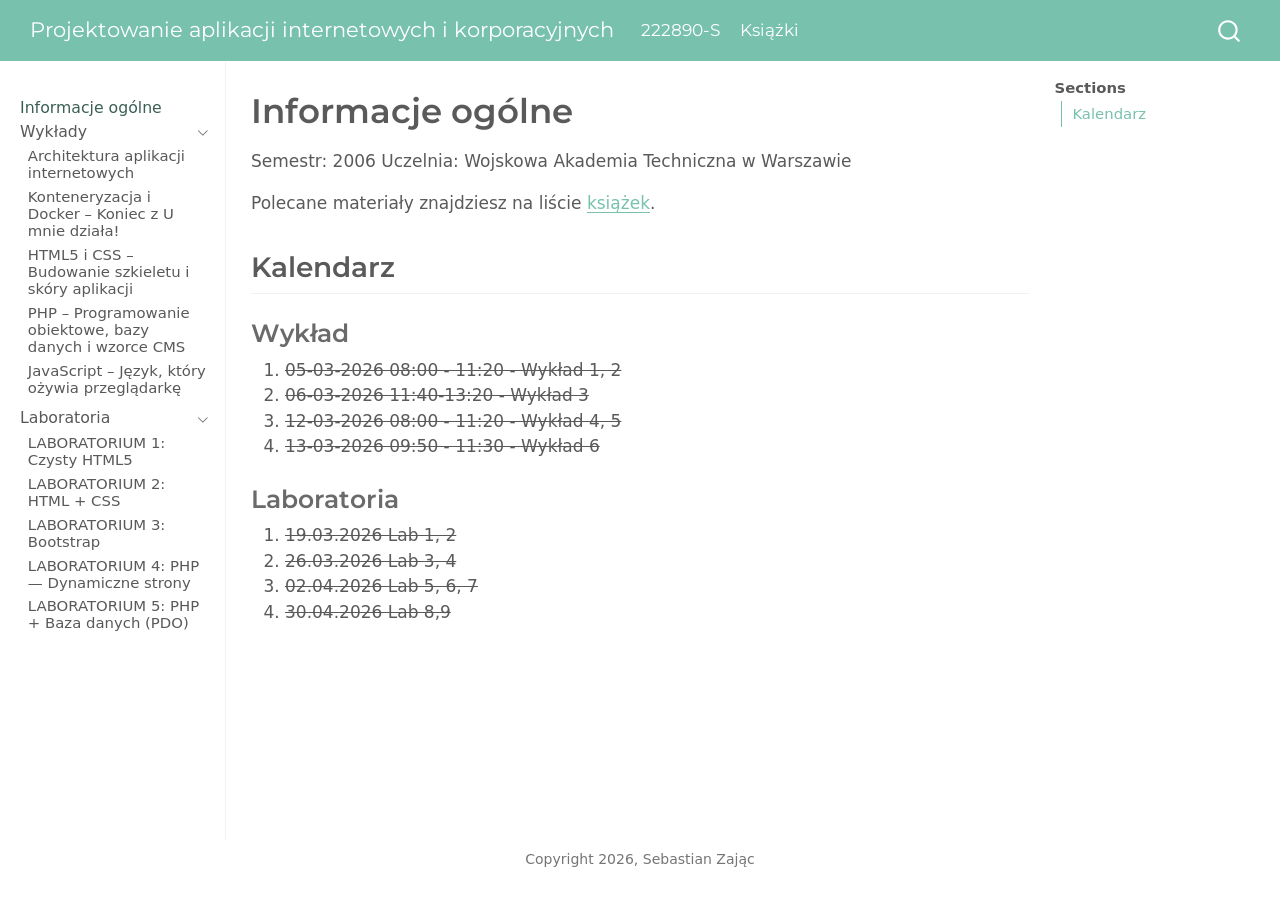
<file: docs/index.html>
<!DOCTYPE html>
<html xmlns="http://www.w3.org/1999/xhtml" lang="en" xml:lang="en"><head>

<meta charset="utf-8">
<meta name="generator" content="quarto-1.8.27">

<meta name="viewport" content="width=device-width, initial-scale=1.0, user-scalable=yes">


<title>Informacje ogólne – Projektowanie aplikacji internetowych i korporacyjnych</title>
<style>
code{white-space: pre-wrap;}
span.smallcaps{font-variant: small-caps;}
div.columns{display: flex; gap: min(4vw, 1.5em);}
div.column{flex: auto; overflow-x: auto;}
div.hanging-indent{margin-left: 1.5em; text-indent: -1.5em;}
ul.task-list{list-style: none;}
ul.task-list li input[type="checkbox"] {
  width: 0.8em;
  margin: 0 0.8em 0.2em -1em; /* quarto-specific, see https://github.com/quarto-dev/quarto-cli/issues/4556 */ 
  vertical-align: middle;
}
</style>


<script src="site_libs/quarto-nav/quarto-nav.js"></script>
<script src="site_libs/quarto-nav/headroom.min.js"></script>
<script src="site_libs/clipboard/clipboard.min.js"></script>
<script src="site_libs/quarto-search/autocomplete.umd.js"></script>
<script src="site_libs/quarto-search/fuse.min.js"></script>
<script src="site_libs/quarto-search/quarto-search.js"></script>
<meta name="quarto:offset" content="./">
<script src="site_libs/quarto-html/quarto.js" type="module"></script>
<script src="site_libs/quarto-html/tabsets/tabsets.js" type="module"></script>
<script src="site_libs/quarto-html/axe/axe-check.js" type="module"></script>
<script src="site_libs/quarto-html/popper.min.js"></script>
<script src="site_libs/quarto-html/tippy.umd.min.js"></script>
<script src="site_libs/quarto-html/anchor.min.js"></script>
<link href="site_libs/quarto-html/tippy.css" rel="stylesheet">
<link href="site_libs/quarto-html/quarto-syntax-highlighting-ed96de9b727972fe78a7b5d16c58bf87.css" rel="stylesheet" id="quarto-text-highlighting-styles">
<script src="site_libs/bootstrap/bootstrap.min.js"></script>
<link href="site_libs/bootstrap/bootstrap-icons.css" rel="stylesheet">
<link href="site_libs/bootstrap/bootstrap-8843a38191b55497cd032d3fc2c3d839.min.css" rel="stylesheet" append-hash="true" id="quarto-bootstrap" data-mode="light">
<script id="quarto-search-options" type="application/json">{
  "location": "navbar",
  "copy-button": false,
  "collapse-after": 3,
  "panel-placement": "end",
  "type": "overlay",
  "limit": 50,
  "keyboard-shortcut": [
    "f",
    "/",
    "s"
  ],
  "show-item-context": false,
  "language": {
    "search-no-results-text": "No results",
    "search-matching-documents-text": "matching documents",
    "search-copy-link-title": "Copy link to search",
    "search-hide-matches-text": "Hide additional matches",
    "search-more-match-text": "more match in this document",
    "search-more-matches-text": "more matches in this document",
    "search-clear-button-title": "Clear",
    "search-text-placeholder": "",
    "search-detached-cancel-button-title": "Cancel",
    "search-submit-button-title": "Submit",
    "search-label": "Search"
  }
}</script>


<link rel="stylesheet" href="style.css">
</head>

<body class="nav-sidebar docked nav-fixed quarto-light">

<div id="quarto-search-results"></div>
  <header id="quarto-header" class="headroom fixed-top">
    <nav class="navbar navbar-expand-lg " data-bs-theme="dark">
      <div class="navbar-container container-fluid">
      <div class="navbar-brand-container mx-auto">
    <a class="navbar-brand" href="./index.html">
    <span class="navbar-title">Projektowanie aplikacji internetowych i korporacyjnych</span>
    </a>
  </div>
            <div id="quarto-search" class="" title="Search"></div>
          <button class="navbar-toggler" type="button" data-bs-toggle="collapse" data-bs-target="#navbarCollapse" aria-controls="navbarCollapse" role="menu" aria-expanded="false" aria-label="Toggle navigation" onclick="if (window.quartoToggleHeadroom) { window.quartoToggleHeadroom(); }">
  <span class="navbar-toggler-icon"></span>
</button>
          <div class="collapse navbar-collapse" id="navbarCollapse">
            <ul class="navbar-nav navbar-nav-scroll me-auto">
  <li class="nav-item">
    <a class="nav-link" href="./indexS.html"> 
<span class="menu-text">222890-S</span></a>
  </li>  
  <li class="nav-item">
    <a class="nav-link" href="./ksiazki.html"> 
<span class="menu-text">Książki</span></a>
  </li>  
</ul>
          </div> <!-- /navcollapse -->
            <div class="quarto-navbar-tools">
</div>
      </div> <!-- /container-fluid -->
    </nav>
  <nav class="quarto-secondary-nav">
    <div class="container-fluid d-flex">
      <button type="button" class="quarto-btn-toggle btn" data-bs-toggle="collapse" role="button" data-bs-target=".quarto-sidebar-collapse-item" aria-controls="quarto-sidebar" aria-expanded="false" aria-label="Toggle sidebar navigation" onclick="if (window.quartoToggleHeadroom) { window.quartoToggleHeadroom(); }">
        <i class="bi bi-layout-text-sidebar-reverse"></i>
      </button>
        <nav class="quarto-page-breadcrumbs" aria-label="breadcrumb"><ol class="breadcrumb"><li class="breadcrumb-item"><a href="./index.html">Informacje ogólne</a></li></ol></nav>
        <a class="flex-grow-1" role="navigation" data-bs-toggle="collapse" data-bs-target=".quarto-sidebar-collapse-item" aria-controls="quarto-sidebar" aria-expanded="false" aria-label="Toggle sidebar navigation" onclick="if (window.quartoToggleHeadroom) { window.quartoToggleHeadroom(); }">      
        </a>
    </div>
  </nav>
</header>
<!-- content -->
<div id="quarto-content" class="quarto-container page-columns page-rows-contents page-layout-article page-navbar">
<!-- sidebar -->
  <nav id="quarto-sidebar" class="sidebar collapse collapse-horizontal quarto-sidebar-collapse-item sidebar-navigation docked overflow-auto">
    <div class="sidebar-menu-container"> 
    <ul class="list-unstyled mt-1">
        <li class="sidebar-item">
  <div class="sidebar-item-container"> 
  <a href="./index.html" class="sidebar-item-text sidebar-link active">
 <span class="menu-text">Informacje ogólne</span></a>
  </div>
</li>
        <li class="sidebar-item sidebar-item-section">
      <div class="sidebar-item-container"> 
            <a class="sidebar-item-text sidebar-link text-start" data-bs-toggle="collapse" data-bs-target="#quarto-sidebar-section-1" role="navigation" aria-expanded="true">
 <span class="menu-text">Wykłady</span></a>
          <a class="sidebar-item-toggle text-start" data-bs-toggle="collapse" data-bs-target="#quarto-sidebar-section-1" role="navigation" aria-expanded="true" aria-label="Toggle section">
            <i class="bi bi-chevron-right ms-2"></i>
          </a> 
      </div>
      <ul id="quarto-sidebar-section-1" class="collapse list-unstyled sidebar-section depth1 show">  
          <li class="sidebar-item">
  <div class="sidebar-item-container"> 
  <a href="./lectures/wyklad1.html" class="sidebar-item-text sidebar-link">
 <span class="menu-text">Architektura aplikacji internetowych</span></a>
  </div>
</li>
          <li class="sidebar-item">
  <div class="sidebar-item-container"> 
  <a href="./lectures/wyklad2.html" class="sidebar-item-text sidebar-link">
 <span class="menu-text">Konteneryzacja i Docker – Koniec z U mnie działa!</span></a>
  </div>
</li>
          <li class="sidebar-item">
  <div class="sidebar-item-container"> 
  <a href="./lectures/wyklad3.html" class="sidebar-item-text sidebar-link">
 <span class="menu-text">HTML5 i CSS – Budowanie szkieletu i skóry aplikacji</span></a>
  </div>
</li>
          <li class="sidebar-item">
  <div class="sidebar-item-container"> 
  <a href="./lectures/wyklad4.html" class="sidebar-item-text sidebar-link">
 <span class="menu-text">PHP – Programowanie obiektowe, bazy danych i wzorce CMS</span></a>
  </div>
</li>
          <li class="sidebar-item">
  <div class="sidebar-item-container"> 
  <a href="./lectures/wyklad5.html" class="sidebar-item-text sidebar-link">
 <span class="menu-text">JavaScript – Język, który ożywia przeglądarkę</span></a>
  </div>
</li>
      </ul>
  </li>
        <li class="sidebar-item sidebar-item-section">
      <div class="sidebar-item-container"> 
            <a class="sidebar-item-text sidebar-link text-start" data-bs-toggle="collapse" data-bs-target="#quarto-sidebar-section-2" role="navigation" aria-expanded="true">
 <span class="menu-text">Laboratoria</span></a>
          <a class="sidebar-item-toggle text-start" data-bs-toggle="collapse" data-bs-target="#quarto-sidebar-section-2" role="navigation" aria-expanded="true" aria-label="Toggle section">
            <i class="bi bi-chevron-right ms-2"></i>
          </a> 
      </div>
      <ul id="quarto-sidebar-section-2" class="collapse list-unstyled sidebar-section depth1 show">  
          <li class="sidebar-item">
  <div class="sidebar-item-container"> 
  <a href="./labs/lab1.html" class="sidebar-item-text sidebar-link">
 <span class="menu-text">LABORATORIUM 1: Czysty HTML5</span></a>
  </div>
</li>
          <li class="sidebar-item">
  <div class="sidebar-item-container"> 
  <a href="./labs/lab2.html" class="sidebar-item-text sidebar-link">
 <span class="menu-text">LABORATORIUM 2: HTML + CSS</span></a>
  </div>
</li>
          <li class="sidebar-item">
  <div class="sidebar-item-container"> 
  <a href="./labs/lab3.html" class="sidebar-item-text sidebar-link">
 <span class="menu-text">LABORATORIUM 3: Bootstrap</span></a>
  </div>
</li>
          <li class="sidebar-item">
  <div class="sidebar-item-container"> 
  <a href="./labs/lab4.html" class="sidebar-item-text sidebar-link">
 <span class="menu-text">LABORATORIUM 4: PHP — Dynamiczne strony</span></a>
  </div>
</li>
          <li class="sidebar-item">
  <div class="sidebar-item-container"> 
  <a href="./labs/lab5.html" class="sidebar-item-text sidebar-link">
 <span class="menu-text">LABORATORIUM 5: PHP + Baza danych (PDO)</span></a>
  </div>
</li>
      </ul>
  </li>
    </ul>
    </div>
</nav>
<div id="quarto-sidebar-glass" class="quarto-sidebar-collapse-item" data-bs-toggle="collapse" data-bs-target=".quarto-sidebar-collapse-item"></div>
<!-- margin-sidebar -->
    <div id="quarto-margin-sidebar" class="sidebar margin-sidebar">
        <nav id="TOC" role="doc-toc" class="toc-active">
    <h2 id="toc-title"><strong>Sections</strong></h2>
   
  <ul class="collapse">
  <li><a href="#kalendarz" id="toc-kalendarz" class="nav-link active" data-scroll-target="#kalendarz">Kalendarz</a></li>
  </ul>
</nav>
    </div>
<!-- main -->
<main class="content" id="quarto-document-content">

<header id="title-block-header" class="quarto-title-block default">
<div class="quarto-title">
<h1 class="title">Informacje ogólne</h1>
</div>



<div class="quarto-title-meta">

    
  
    
  </div>
  


</header>


<p>Semestr: 2006 Uczelnia: Wojskowa Akademia Techniczna w Warszawie</p>
<p>Polecane materiały znajdziesz na liście <a href="./ksiazki">książek</a>.</p>
<section id="kalendarz" class="level2">
<h2 class="anchored" data-anchor-id="kalendarz">Kalendarz</h2>
<section id="wykład" class="level3">
<h3 class="anchored" data-anchor-id="wykład">Wykład</h3>
<ol type="1">
<li><del>
05-03-2026 08:00 - 11:20 - Wykład 1, 2
</del></li>
<li><del>
06-03-2026 11:40-13:20 - Wykład 3
</del></li>
<li><del>
12-03-2026 08:00 - 11:20 - Wykład 4, 5
</del></li>
<li><del>
13-03-2026 09:50 - 11:30 - Wykład 6
</del></li>
</ol>
</section>
<section id="laboratoria" class="level3">
<h3 class="anchored" data-anchor-id="laboratoria">Laboratoria</h3>
<del>
<ol type="1">
<li>19.03.2026 Lab 1, 2
</li>
<li>26.03.2026 Lab 3, 4</li>
<li>02.04.2026 Lab 5, 6, 7</li>
<li>30.04.2026 Lab 8,9</li>
</ol>


</del></section>
</section>

</main> <!-- /main -->
<script id="quarto-html-after-body" type="application/javascript">
  window.document.addEventListener("DOMContentLoaded", function (event) {
    const icon = "";
    const anchorJS = new window.AnchorJS();
    anchorJS.options = {
      placement: 'right',
      icon: icon
    };
    anchorJS.add('.anchored');
    const isCodeAnnotation = (el) => {
      for (const clz of el.classList) {
        if (clz.startsWith('code-annotation-')) {                     
          return true;
        }
      }
      return false;
    }
    const onCopySuccess = function(e) {
      // button target
      const button = e.trigger;
      // don't keep focus
      button.blur();
      // flash "checked"
      button.classList.add('code-copy-button-checked');
      var currentTitle = button.getAttribute("title");
      button.setAttribute("title", "Copied!");
      let tooltip;
      if (window.bootstrap) {
        button.setAttribute("data-bs-toggle", "tooltip");
        button.setAttribute("data-bs-placement", "left");
        button.setAttribute("data-bs-title", "Copied!");
        tooltip = new bootstrap.Tooltip(button, 
          { trigger: "manual", 
            customClass: "code-copy-button-tooltip",
            offset: [0, -8]});
        tooltip.show();    
      }
      setTimeout(function() {
        if (tooltip) {
          tooltip.hide();
          button.removeAttribute("data-bs-title");
          button.removeAttribute("data-bs-toggle");
          button.removeAttribute("data-bs-placement");
        }
        button.setAttribute("title", currentTitle);
        button.classList.remove('code-copy-button-checked');
      }, 1000);
      // clear code selection
      e.clearSelection();
    }
    const getTextToCopy = function(trigger) {
      const outerScaffold = trigger.parentElement.cloneNode(true);
      const codeEl = outerScaffold.querySelector('code');
      for (const childEl of codeEl.children) {
        if (isCodeAnnotation(childEl)) {
          childEl.remove();
        }
      }
      return codeEl.innerText;
    }
    const clipboard = new window.ClipboardJS('.code-copy-button:not([data-in-quarto-modal])', {
      text: getTextToCopy
    });
    clipboard.on('success', onCopySuccess);
    if (window.document.getElementById('quarto-embedded-source-code-modal')) {
      const clipboardModal = new window.ClipboardJS('.code-copy-button[data-in-quarto-modal]', {
        text: getTextToCopy,
        container: window.document.getElementById('quarto-embedded-source-code-modal')
      });
      clipboardModal.on('success', onCopySuccess);
    }
      var localhostRegex = new RegExp(/^(?:http|https):\/\/localhost\:?[0-9]*\//);
      var mailtoRegex = new RegExp(/^mailto:/);
        var filterRegex = new RegExp("https:\/\/sebkaz-teaching\.github\.io\/paikw");
      var isInternal = (href) => {
          return filterRegex.test(href) || localhostRegex.test(href) || mailtoRegex.test(href);
      }
      // Inspect non-navigation links and adorn them if external
     var links = window.document.querySelectorAll('a[href]:not(.nav-link):not(.navbar-brand):not(.toc-action):not(.sidebar-link):not(.sidebar-item-toggle):not(.pagination-link):not(.no-external):not([aria-hidden]):not(.dropdown-item):not(.quarto-navigation-tool):not(.about-link)');
      for (var i=0; i<links.length; i++) {
        const link = links[i];
        if (!isInternal(link.href)) {
          // undo the damage that might have been done by quarto-nav.js in the case of
          // links that we want to consider external
          if (link.dataset.originalHref !== undefined) {
            link.href = link.dataset.originalHref;
          }
            // target, if specified
            link.setAttribute("target", "_blank");
            if (link.getAttribute("rel") === null) {
              link.setAttribute("rel", "noopener");
            }
        }
      }
    function tippyHover(el, contentFn, onTriggerFn, onUntriggerFn) {
      const config = {
        allowHTML: true,
        maxWidth: 500,
        delay: 100,
        arrow: false,
        appendTo: function(el) {
            return el.parentElement;
        },
        interactive: true,
        interactiveBorder: 10,
        theme: 'quarto',
        placement: 'bottom-start',
      };
      if (contentFn) {
        config.content = contentFn;
      }
      if (onTriggerFn) {
        config.onTrigger = onTriggerFn;
      }
      if (onUntriggerFn) {
        config.onUntrigger = onUntriggerFn;
      }
      window.tippy(el, config); 
    }
    const noterefs = window.document.querySelectorAll('a[role="doc-noteref"]');
    for (var i=0; i<noterefs.length; i++) {
      const ref = noterefs[i];
      tippyHover(ref, function() {
        // use id or data attribute instead here
        let href = ref.getAttribute('data-footnote-href') || ref.getAttribute('href');
        try { href = new URL(href).hash; } catch {}
        const id = href.replace(/^#\/?/, "");
        const note = window.document.getElementById(id);
        if (note) {
          return note.innerHTML;
        } else {
          return "";
        }
      });
    }
    const xrefs = window.document.querySelectorAll('a.quarto-xref');
    const processXRef = (id, note) => {
      // Strip column container classes
      const stripColumnClz = (el) => {
        el.classList.remove("page-full", "page-columns");
        if (el.children) {
          for (const child of el.children) {
            stripColumnClz(child);
          }
        }
      }
      stripColumnClz(note)
      if (id === null || id.startsWith('sec-')) {
        // Special case sections, only their first couple elements
        const container = document.createElement("div");
        if (note.children && note.children.length > 2) {
          container.appendChild(note.children[0].cloneNode(true));
          for (let i = 1; i < note.children.length; i++) {
            const child = note.children[i];
            if (child.tagName === "P" && child.innerText === "") {
              continue;
            } else {
              container.appendChild(child.cloneNode(true));
              break;
            }
          }
          if (window.Quarto?.typesetMath) {
            window.Quarto.typesetMath(container);
          }
          return container.innerHTML
        } else {
          if (window.Quarto?.typesetMath) {
            window.Quarto.typesetMath(note);
          }
          return note.innerHTML;
        }
      } else {
        // Remove any anchor links if they are present
        const anchorLink = note.querySelector('a.anchorjs-link');
        if (anchorLink) {
          anchorLink.remove();
        }
        if (window.Quarto?.typesetMath) {
          window.Quarto.typesetMath(note);
        }
        if (note.classList.contains("callout")) {
          return note.outerHTML;
        } else {
          return note.innerHTML;
        }
      }
    }
    for (var i=0; i<xrefs.length; i++) {
      const xref = xrefs[i];
      tippyHover(xref, undefined, function(instance) {
        instance.disable();
        let url = xref.getAttribute('href');
        let hash = undefined; 
        if (url.startsWith('#')) {
          hash = url;
        } else {
          try { hash = new URL(url).hash; } catch {}
        }
        if (hash) {
          const id = hash.replace(/^#\/?/, "");
          const note = window.document.getElementById(id);
          if (note !== null) {
            try {
              const html = processXRef(id, note.cloneNode(true));
              instance.setContent(html);
            } finally {
              instance.enable();
              instance.show();
            }
          } else {
            // See if we can fetch this
            fetch(url.split('#')[0])
            .then(res => res.text())
            .then(html => {
              const parser = new DOMParser();
              const htmlDoc = parser.parseFromString(html, "text/html");
              const note = htmlDoc.getElementById(id);
              if (note !== null) {
                const html = processXRef(id, note);
                instance.setContent(html);
              } 
            }).finally(() => {
              instance.enable();
              instance.show();
            });
          }
        } else {
          // See if we can fetch a full url (with no hash to target)
          // This is a special case and we should probably do some content thinning / targeting
          fetch(url)
          .then(res => res.text())
          .then(html => {
            const parser = new DOMParser();
            const htmlDoc = parser.parseFromString(html, "text/html");
            const note = htmlDoc.querySelector('main.content');
            if (note !== null) {
              // This should only happen for chapter cross references
              // (since there is no id in the URL)
              // remove the first header
              if (note.children.length > 0 && note.children[0].tagName === "HEADER") {
                note.children[0].remove();
              }
              const html = processXRef(null, note);
              instance.setContent(html);
            } 
          }).finally(() => {
            instance.enable();
            instance.show();
          });
        }
      }, function(instance) {
      });
    }
        let selectedAnnoteEl;
        const selectorForAnnotation = ( cell, annotation) => {
          let cellAttr = 'data-code-cell="' + cell + '"';
          let lineAttr = 'data-code-annotation="' +  annotation + '"';
          const selector = 'span[' + cellAttr + '][' + lineAttr + ']';
          return selector;
        }
        const selectCodeLines = (annoteEl) => {
          const doc = window.document;
          const targetCell = annoteEl.getAttribute("data-target-cell");
          const targetAnnotation = annoteEl.getAttribute("data-target-annotation");
          const annoteSpan = window.document.querySelector(selectorForAnnotation(targetCell, targetAnnotation));
          const lines = annoteSpan.getAttribute("data-code-lines").split(",");
          const lineIds = lines.map((line) => {
            return targetCell + "-" + line;
          })
          let top = null;
          let height = null;
          let parent = null;
          if (lineIds.length > 0) {
              //compute the position of the single el (top and bottom and make a div)
              const el = window.document.getElementById(lineIds[0]);
              top = el.offsetTop;
              height = el.offsetHeight;
              parent = el.parentElement.parentElement;
            if (lineIds.length > 1) {
              const lastEl = window.document.getElementById(lineIds[lineIds.length - 1]);
              const bottom = lastEl.offsetTop + lastEl.offsetHeight;
              height = bottom - top;
            }
            if (top !== null && height !== null && parent !== null) {
              // cook up a div (if necessary) and position it 
              let div = window.document.getElementById("code-annotation-line-highlight");
              if (div === null) {
                div = window.document.createElement("div");
                div.setAttribute("id", "code-annotation-line-highlight");
                div.style.position = 'absolute';
                parent.appendChild(div);
              }
              div.style.top = top - 2 + "px";
              div.style.height = height + 4 + "px";
              div.style.left = 0;
              let gutterDiv = window.document.getElementById("code-annotation-line-highlight-gutter");
              if (gutterDiv === null) {
                gutterDiv = window.document.createElement("div");
                gutterDiv.setAttribute("id", "code-annotation-line-highlight-gutter");
                gutterDiv.style.position = 'absolute';
                const codeCell = window.document.getElementById(targetCell);
                const gutter = codeCell.querySelector('.code-annotation-gutter');
                gutter.appendChild(gutterDiv);
              }
              gutterDiv.style.top = top - 2 + "px";
              gutterDiv.style.height = height + 4 + "px";
            }
            selectedAnnoteEl = annoteEl;
          }
        };
        const unselectCodeLines = () => {
          const elementsIds = ["code-annotation-line-highlight", "code-annotation-line-highlight-gutter"];
          elementsIds.forEach((elId) => {
            const div = window.document.getElementById(elId);
            if (div) {
              div.remove();
            }
          });
          selectedAnnoteEl = undefined;
        };
          // Handle positioning of the toggle
      window.addEventListener(
        "resize",
        throttle(() => {
          elRect = undefined;
          if (selectedAnnoteEl) {
            selectCodeLines(selectedAnnoteEl);
          }
        }, 10)
      );
      function throttle(fn, ms) {
      let throttle = false;
      let timer;
        return (...args) => {
          if(!throttle) { // first call gets through
              fn.apply(this, args);
              throttle = true;
          } else { // all the others get throttled
              if(timer) clearTimeout(timer); // cancel #2
              timer = setTimeout(() => {
                fn.apply(this, args);
                timer = throttle = false;
              }, ms);
          }
        };
      }
        // Attach click handler to the DT
        const annoteDls = window.document.querySelectorAll('dt[data-target-cell]');
        for (const annoteDlNode of annoteDls) {
          annoteDlNode.addEventListener('click', (event) => {
            const clickedEl = event.target;
            if (clickedEl !== selectedAnnoteEl) {
              unselectCodeLines();
              const activeEl = window.document.querySelector('dt[data-target-cell].code-annotation-active');
              if (activeEl) {
                activeEl.classList.remove('code-annotation-active');
              }
              selectCodeLines(clickedEl);
              clickedEl.classList.add('code-annotation-active');
            } else {
              // Unselect the line
              unselectCodeLines();
              clickedEl.classList.remove('code-annotation-active');
            }
          });
        }
    const findCites = (el) => {
      const parentEl = el.parentElement;
      if (parentEl) {
        const cites = parentEl.dataset.cites;
        if (cites) {
          return {
            el,
            cites: cites.split(' ')
          };
        } else {
          return findCites(el.parentElement)
        }
      } else {
        return undefined;
      }
    };
    var bibliorefs = window.document.querySelectorAll('a[role="doc-biblioref"]');
    for (var i=0; i<bibliorefs.length; i++) {
      const ref = bibliorefs[i];
      const citeInfo = findCites(ref);
      if (citeInfo) {
        tippyHover(citeInfo.el, function() {
          var popup = window.document.createElement('div');
          citeInfo.cites.forEach(function(cite) {
            var citeDiv = window.document.createElement('div');
            citeDiv.classList.add('hanging-indent');
            citeDiv.classList.add('csl-entry');
            var biblioDiv = window.document.getElementById('ref-' + cite);
            if (biblioDiv) {
              citeDiv.innerHTML = biblioDiv.innerHTML;
            }
            popup.appendChild(citeDiv);
          });
          return popup.innerHTML;
        });
      }
    }
  });
  </script>
</div> <!-- /content -->
<footer class="footer">
  <div class="nav-footer">
    <div class="nav-footer-left">
      &nbsp;
    </div>   
    <div class="nav-footer-center">
<p>Copyright 2026, Sebastian Zając</p>
</div>
    <div class="nav-footer-right">
      &nbsp;
    </div>
  </div>
</footer>




</body></html>
</file>
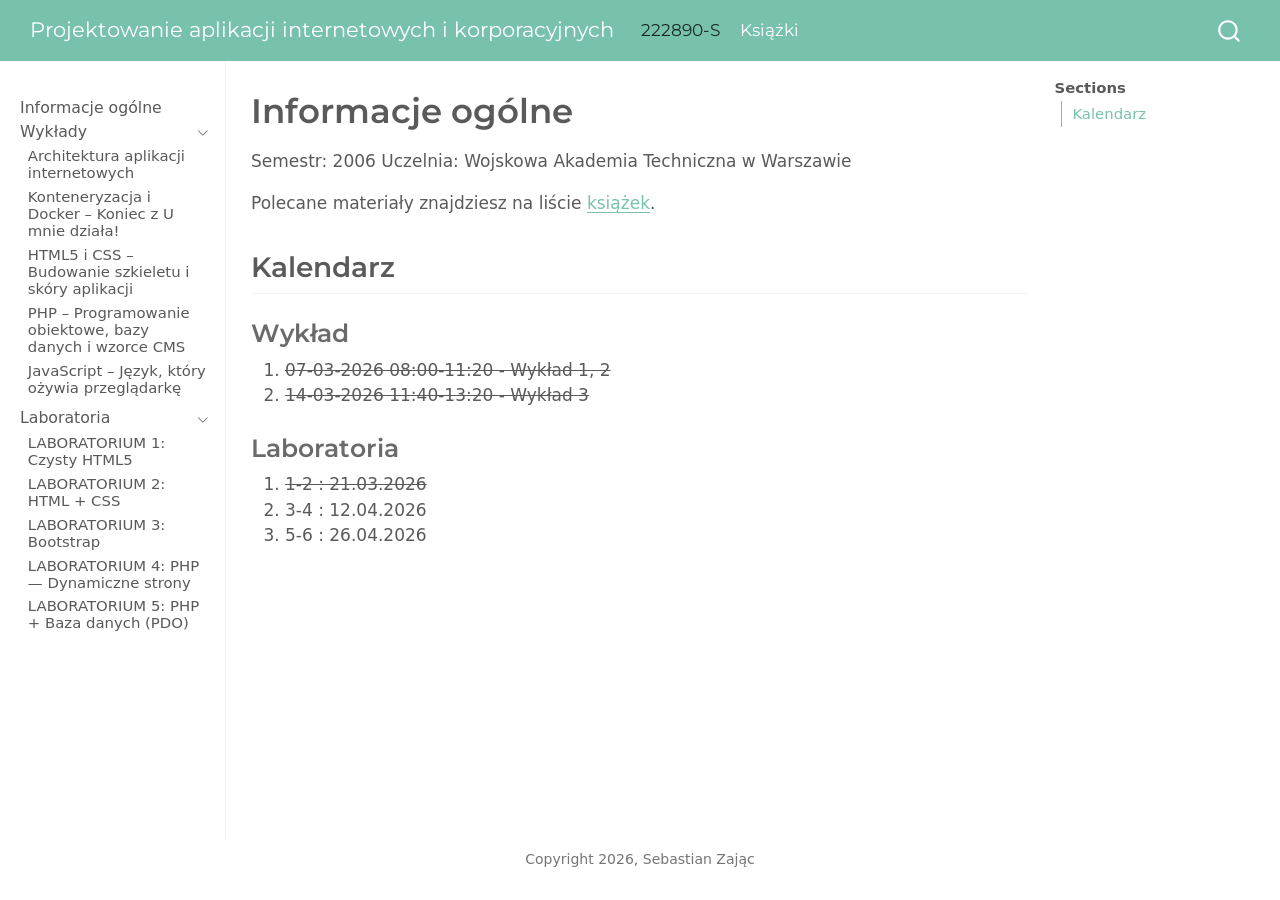
<file: docs/indexS.html>
<!DOCTYPE html>
<html xmlns="http://www.w3.org/1999/xhtml" lang="en" xml:lang="en"><head>

<meta charset="utf-8">
<meta name="generator" content="quarto-1.8.27">

<meta name="viewport" content="width=device-width, initial-scale=1.0, user-scalable=yes">


<title>Informacje ogólne – Projektowanie aplikacji internetowych i korporacyjnych</title>
<style>
code{white-space: pre-wrap;}
span.smallcaps{font-variant: small-caps;}
div.columns{display: flex; gap: min(4vw, 1.5em);}
div.column{flex: auto; overflow-x: auto;}
div.hanging-indent{margin-left: 1.5em; text-indent: -1.5em;}
ul.task-list{list-style: none;}
ul.task-list li input[type="checkbox"] {
  width: 0.8em;
  margin: 0 0.8em 0.2em -1em; /* quarto-specific, see https://github.com/quarto-dev/quarto-cli/issues/4556 */ 
  vertical-align: middle;
}
</style>


<script src="site_libs/quarto-nav/quarto-nav.js"></script>
<script src="site_libs/quarto-nav/headroom.min.js"></script>
<script src="site_libs/clipboard/clipboard.min.js"></script>
<script src="site_libs/quarto-search/autocomplete.umd.js"></script>
<script src="site_libs/quarto-search/fuse.min.js"></script>
<script src="site_libs/quarto-search/quarto-search.js"></script>
<meta name="quarto:offset" content="./">
<script src="site_libs/quarto-html/quarto.js" type="module"></script>
<script src="site_libs/quarto-html/tabsets/tabsets.js" type="module"></script>
<script src="site_libs/quarto-html/axe/axe-check.js" type="module"></script>
<script src="site_libs/quarto-html/popper.min.js"></script>
<script src="site_libs/quarto-html/tippy.umd.min.js"></script>
<script src="site_libs/quarto-html/anchor.min.js"></script>
<link href="site_libs/quarto-html/tippy.css" rel="stylesheet">
<link href="site_libs/quarto-html/quarto-syntax-highlighting-ed96de9b727972fe78a7b5d16c58bf87.css" rel="stylesheet" id="quarto-text-highlighting-styles">
<script src="site_libs/bootstrap/bootstrap.min.js"></script>
<link href="site_libs/bootstrap/bootstrap-icons.css" rel="stylesheet">
<link href="site_libs/bootstrap/bootstrap-8843a38191b55497cd032d3fc2c3d839.min.css" rel="stylesheet" append-hash="true" id="quarto-bootstrap" data-mode="light">
<script id="quarto-search-options" type="application/json">{
  "location": "navbar",
  "copy-button": false,
  "collapse-after": 3,
  "panel-placement": "end",
  "type": "overlay",
  "limit": 50,
  "keyboard-shortcut": [
    "f",
    "/",
    "s"
  ],
  "show-item-context": false,
  "language": {
    "search-no-results-text": "No results",
    "search-matching-documents-text": "matching documents",
    "search-copy-link-title": "Copy link to search",
    "search-hide-matches-text": "Hide additional matches",
    "search-more-match-text": "more match in this document",
    "search-more-matches-text": "more matches in this document",
    "search-clear-button-title": "Clear",
    "search-text-placeholder": "",
    "search-detached-cancel-button-title": "Cancel",
    "search-submit-button-title": "Submit",
    "search-label": "Search"
  }
}</script>


<link rel="stylesheet" href="style.css">
</head>

<body class="nav-sidebar docked nav-fixed quarto-light">

<div id="quarto-search-results"></div>
  <header id="quarto-header" class="headroom fixed-top">
    <nav class="navbar navbar-expand-lg " data-bs-theme="dark">
      <div class="navbar-container container-fluid">
      <div class="navbar-brand-container mx-auto">
    <a class="navbar-brand" href="./index.html">
    <span class="navbar-title">Projektowanie aplikacji internetowych i korporacyjnych</span>
    </a>
  </div>
            <div id="quarto-search" class="" title="Search"></div>
          <button class="navbar-toggler" type="button" data-bs-toggle="collapse" data-bs-target="#navbarCollapse" aria-controls="navbarCollapse" role="menu" aria-expanded="false" aria-label="Toggle navigation" onclick="if (window.quartoToggleHeadroom) { window.quartoToggleHeadroom(); }">
  <span class="navbar-toggler-icon"></span>
</button>
          <div class="collapse navbar-collapse" id="navbarCollapse">
            <ul class="navbar-nav navbar-nav-scroll me-auto">
  <li class="nav-item">
    <a class="nav-link active" href="./indexS.html" aria-current="page"> 
<span class="menu-text">222890-S</span></a>
  </li>  
  <li class="nav-item">
    <a class="nav-link" href="./ksiazki.html"> 
<span class="menu-text">Książki</span></a>
  </li>  
</ul>
          </div> <!-- /navcollapse -->
            <div class="quarto-navbar-tools">
</div>
      </div> <!-- /container-fluid -->
    </nav>
  <nav class="quarto-secondary-nav">
    <div class="container-fluid d-flex">
      <button type="button" class="quarto-btn-toggle btn" data-bs-toggle="collapse" role="button" data-bs-target=".quarto-sidebar-collapse-item" aria-controls="quarto-sidebar" aria-expanded="false" aria-label="Toggle sidebar navigation" onclick="if (window.quartoToggleHeadroom) { window.quartoToggleHeadroom(); }">
        <i class="bi bi-layout-text-sidebar-reverse"></i>
      </button>
        <nav class="quarto-page-breadcrumbs" aria-label="breadcrumb"><ol class="breadcrumb"><li class="breadcrumb-item">Informacje ogólne</li></ol></nav>
        <a class="flex-grow-1" role="navigation" data-bs-toggle="collapse" data-bs-target=".quarto-sidebar-collapse-item" aria-controls="quarto-sidebar" aria-expanded="false" aria-label="Toggle sidebar navigation" onclick="if (window.quartoToggleHeadroom) { window.quartoToggleHeadroom(); }">      
        </a>
    </div>
  </nav>
</header>
<!-- content -->
<div id="quarto-content" class="quarto-container page-columns page-rows-contents page-layout-article page-navbar">
<!-- sidebar -->
  <nav id="quarto-sidebar" class="sidebar collapse collapse-horizontal quarto-sidebar-collapse-item sidebar-navigation docked overflow-auto">
    <div class="sidebar-menu-container"> 
    <ul class="list-unstyled mt-1">
        <li class="sidebar-item">
  <div class="sidebar-item-container"> 
  <a href="./index.html" class="sidebar-item-text sidebar-link">
 <span class="menu-text">Informacje ogólne</span></a>
  </div>
</li>
        <li class="sidebar-item sidebar-item-section">
      <div class="sidebar-item-container"> 
            <a class="sidebar-item-text sidebar-link text-start" data-bs-toggle="collapse" data-bs-target="#quarto-sidebar-section-1" role="navigation" aria-expanded="true">
 <span class="menu-text">Wykłady</span></a>
          <a class="sidebar-item-toggle text-start" data-bs-toggle="collapse" data-bs-target="#quarto-sidebar-section-1" role="navigation" aria-expanded="true" aria-label="Toggle section">
            <i class="bi bi-chevron-right ms-2"></i>
          </a> 
      </div>
      <ul id="quarto-sidebar-section-1" class="collapse list-unstyled sidebar-section depth1 show">  
          <li class="sidebar-item">
  <div class="sidebar-item-container"> 
  <a href="./lectures/wyklad1.html" class="sidebar-item-text sidebar-link">
 <span class="menu-text">Architektura aplikacji internetowych</span></a>
  </div>
</li>
          <li class="sidebar-item">
  <div class="sidebar-item-container"> 
  <a href="./lectures/wyklad2.html" class="sidebar-item-text sidebar-link">
 <span class="menu-text">Konteneryzacja i Docker – Koniec z U mnie działa!</span></a>
  </div>
</li>
          <li class="sidebar-item">
  <div class="sidebar-item-container"> 
  <a href="./lectures/wyklad3.html" class="sidebar-item-text sidebar-link">
 <span class="menu-text">HTML5 i CSS – Budowanie szkieletu i skóry aplikacji</span></a>
  </div>
</li>
          <li class="sidebar-item">
  <div class="sidebar-item-container"> 
  <a href="./lectures/wyklad4.html" class="sidebar-item-text sidebar-link">
 <span class="menu-text">PHP – Programowanie obiektowe, bazy danych i wzorce CMS</span></a>
  </div>
</li>
          <li class="sidebar-item">
  <div class="sidebar-item-container"> 
  <a href="./lectures/wyklad5.html" class="sidebar-item-text sidebar-link">
 <span class="menu-text">JavaScript – Język, który ożywia przeglądarkę</span></a>
  </div>
</li>
      </ul>
  </li>
        <li class="sidebar-item sidebar-item-section">
      <div class="sidebar-item-container"> 
            <a class="sidebar-item-text sidebar-link text-start" data-bs-toggle="collapse" data-bs-target="#quarto-sidebar-section-2" role="navigation" aria-expanded="true">
 <span class="menu-text">Laboratoria</span></a>
          <a class="sidebar-item-toggle text-start" data-bs-toggle="collapse" data-bs-target="#quarto-sidebar-section-2" role="navigation" aria-expanded="true" aria-label="Toggle section">
            <i class="bi bi-chevron-right ms-2"></i>
          </a> 
      </div>
      <ul id="quarto-sidebar-section-2" class="collapse list-unstyled sidebar-section depth1 show">  
          <li class="sidebar-item">
  <div class="sidebar-item-container"> 
  <a href="./labs/lab1.html" class="sidebar-item-text sidebar-link">
 <span class="menu-text">LABORATORIUM 1: Czysty HTML5</span></a>
  </div>
</li>
          <li class="sidebar-item">
  <div class="sidebar-item-container"> 
  <a href="./labs/lab2.html" class="sidebar-item-text sidebar-link">
 <span class="menu-text">LABORATORIUM 2: HTML + CSS</span></a>
  </div>
</li>
          <li class="sidebar-item">
  <div class="sidebar-item-container"> 
  <a href="./labs/lab3.html" class="sidebar-item-text sidebar-link">
 <span class="menu-text">LABORATORIUM 3: Bootstrap</span></a>
  </div>
</li>
          <li class="sidebar-item">
  <div class="sidebar-item-container"> 
  <a href="./labs/lab4.html" class="sidebar-item-text sidebar-link">
 <span class="menu-text">LABORATORIUM 4: PHP — Dynamiczne strony</span></a>
  </div>
</li>
          <li class="sidebar-item">
  <div class="sidebar-item-container"> 
  <a href="./labs/lab5.html" class="sidebar-item-text sidebar-link">
 <span class="menu-text">LABORATORIUM 5: PHP + Baza danych (PDO)</span></a>
  </div>
</li>
      </ul>
  </li>
    </ul>
    </div>
</nav>
<div id="quarto-sidebar-glass" class="quarto-sidebar-collapse-item" data-bs-toggle="collapse" data-bs-target=".quarto-sidebar-collapse-item"></div>
<!-- margin-sidebar -->
    <div id="quarto-margin-sidebar" class="sidebar margin-sidebar">
        <nav id="TOC" role="doc-toc" class="toc-active">
    <h2 id="toc-title"><strong>Sections</strong></h2>
   
  <ul class="collapse">
  <li><a href="#kalendarz" id="toc-kalendarz" class="nav-link active" data-scroll-target="#kalendarz">Kalendarz</a></li>
  </ul>
</nav>
    </div>
<!-- main -->
<main class="content" id="quarto-document-content">

<header id="title-block-header" class="quarto-title-block default">
<div class="quarto-title">
<h1 class="title">Informacje ogólne</h1>
</div>



<div class="quarto-title-meta">

    
  
    
  </div>
  


</header>


<p>Semestr: 2006 Uczelnia: Wojskowa Akademia Techniczna w Warszawie</p>
<p>Polecane materiały znajdziesz na liście <a href="./ksiazki">książek</a>.</p>
<section id="kalendarz" class="level2">
<h2 class="anchored" data-anchor-id="kalendarz">Kalendarz</h2>
<section id="wykład" class="level3">
<h3 class="anchored" data-anchor-id="wykład">Wykład</h3>
<ol type="1">
<li><del>
07-03-2026 08:00-11:20 - Wykład 1, 2
</del></li>
<li><del>
14-03-2026 11:40-13:20 - Wykład 3
</del></li>
</ol>
</section>
<section id="laboratoria" class="level3">
<h3 class="anchored" data-anchor-id="laboratoria">Laboratoria</h3>
<ol type="1">
<li><del>
1-2 : 21.03.2026
</del></li>
<li>3-4 : 12.04.2026</li>
<li>5-6 : 26.04.2026</li>
</ol>


</section>
</section>

</main> <!-- /main -->
<script id="quarto-html-after-body" type="application/javascript">
  window.document.addEventListener("DOMContentLoaded", function (event) {
    const icon = "";
    const anchorJS = new window.AnchorJS();
    anchorJS.options = {
      placement: 'right',
      icon: icon
    };
    anchorJS.add('.anchored');
    const isCodeAnnotation = (el) => {
      for (const clz of el.classList) {
        if (clz.startsWith('code-annotation-')) {                     
          return true;
        }
      }
      return false;
    }
    const onCopySuccess = function(e) {
      // button target
      const button = e.trigger;
      // don't keep focus
      button.blur();
      // flash "checked"
      button.classList.add('code-copy-button-checked');
      var currentTitle = button.getAttribute("title");
      button.setAttribute("title", "Copied!");
      let tooltip;
      if (window.bootstrap) {
        button.setAttribute("data-bs-toggle", "tooltip");
        button.setAttribute("data-bs-placement", "left");
        button.setAttribute("data-bs-title", "Copied!");
        tooltip = new bootstrap.Tooltip(button, 
          { trigger: "manual", 
            customClass: "code-copy-button-tooltip",
            offset: [0, -8]});
        tooltip.show();    
      }
      setTimeout(function() {
        if (tooltip) {
          tooltip.hide();
          button.removeAttribute("data-bs-title");
          button.removeAttribute("data-bs-toggle");
          button.removeAttribute("data-bs-placement");
        }
        button.setAttribute("title", currentTitle);
        button.classList.remove('code-copy-button-checked');
      }, 1000);
      // clear code selection
      e.clearSelection();
    }
    const getTextToCopy = function(trigger) {
      const outerScaffold = trigger.parentElement.cloneNode(true);
      const codeEl = outerScaffold.querySelector('code');
      for (const childEl of codeEl.children) {
        if (isCodeAnnotation(childEl)) {
          childEl.remove();
        }
      }
      return codeEl.innerText;
    }
    const clipboard = new window.ClipboardJS('.code-copy-button:not([data-in-quarto-modal])', {
      text: getTextToCopy
    });
    clipboard.on('success', onCopySuccess);
    if (window.document.getElementById('quarto-embedded-source-code-modal')) {
      const clipboardModal = new window.ClipboardJS('.code-copy-button[data-in-quarto-modal]', {
        text: getTextToCopy,
        container: window.document.getElementById('quarto-embedded-source-code-modal')
      });
      clipboardModal.on('success', onCopySuccess);
    }
      var localhostRegex = new RegExp(/^(?:http|https):\/\/localhost\:?[0-9]*\//);
      var mailtoRegex = new RegExp(/^mailto:/);
        var filterRegex = new RegExp("https:\/\/sebkaz-teaching\.github\.io\/paikw");
      var isInternal = (href) => {
          return filterRegex.test(href) || localhostRegex.test(href) || mailtoRegex.test(href);
      }
      // Inspect non-navigation links and adorn them if external
     var links = window.document.querySelectorAll('a[href]:not(.nav-link):not(.navbar-brand):not(.toc-action):not(.sidebar-link):not(.sidebar-item-toggle):not(.pagination-link):not(.no-external):not([aria-hidden]):not(.dropdown-item):not(.quarto-navigation-tool):not(.about-link)');
      for (var i=0; i<links.length; i++) {
        const link = links[i];
        if (!isInternal(link.href)) {
          // undo the damage that might have been done by quarto-nav.js in the case of
          // links that we want to consider external
          if (link.dataset.originalHref !== undefined) {
            link.href = link.dataset.originalHref;
          }
            // target, if specified
            link.setAttribute("target", "_blank");
            if (link.getAttribute("rel") === null) {
              link.setAttribute("rel", "noopener");
            }
        }
      }
    function tippyHover(el, contentFn, onTriggerFn, onUntriggerFn) {
      const config = {
        allowHTML: true,
        maxWidth: 500,
        delay: 100,
        arrow: false,
        appendTo: function(el) {
            return el.parentElement;
        },
        interactive: true,
        interactiveBorder: 10,
        theme: 'quarto',
        placement: 'bottom-start',
      };
      if (contentFn) {
        config.content = contentFn;
      }
      if (onTriggerFn) {
        config.onTrigger = onTriggerFn;
      }
      if (onUntriggerFn) {
        config.onUntrigger = onUntriggerFn;
      }
      window.tippy(el, config); 
    }
    const noterefs = window.document.querySelectorAll('a[role="doc-noteref"]');
    for (var i=0; i<noterefs.length; i++) {
      const ref = noterefs[i];
      tippyHover(ref, function() {
        // use id or data attribute instead here
        let href = ref.getAttribute('data-footnote-href') || ref.getAttribute('href');
        try { href = new URL(href).hash; } catch {}
        const id = href.replace(/^#\/?/, "");
        const note = window.document.getElementById(id);
        if (note) {
          return note.innerHTML;
        } else {
          return "";
        }
      });
    }
    const xrefs = window.document.querySelectorAll('a.quarto-xref');
    const processXRef = (id, note) => {
      // Strip column container classes
      const stripColumnClz = (el) => {
        el.classList.remove("page-full", "page-columns");
        if (el.children) {
          for (const child of el.children) {
            stripColumnClz(child);
          }
        }
      }
      stripColumnClz(note)
      if (id === null || id.startsWith('sec-')) {
        // Special case sections, only their first couple elements
        const container = document.createElement("div");
        if (note.children && note.children.length > 2) {
          container.appendChild(note.children[0].cloneNode(true));
          for (let i = 1; i < note.children.length; i++) {
            const child = note.children[i];
            if (child.tagName === "P" && child.innerText === "") {
              continue;
            } else {
              container.appendChild(child.cloneNode(true));
              break;
            }
          }
          if (window.Quarto?.typesetMath) {
            window.Quarto.typesetMath(container);
          }
          return container.innerHTML
        } else {
          if (window.Quarto?.typesetMath) {
            window.Quarto.typesetMath(note);
          }
          return note.innerHTML;
        }
      } else {
        // Remove any anchor links if they are present
        const anchorLink = note.querySelector('a.anchorjs-link');
        if (anchorLink) {
          anchorLink.remove();
        }
        if (window.Quarto?.typesetMath) {
          window.Quarto.typesetMath(note);
        }
        if (note.classList.contains("callout")) {
          return note.outerHTML;
        } else {
          return note.innerHTML;
        }
      }
    }
    for (var i=0; i<xrefs.length; i++) {
      const xref = xrefs[i];
      tippyHover(xref, undefined, function(instance) {
        instance.disable();
        let url = xref.getAttribute('href');
        let hash = undefined; 
        if (url.startsWith('#')) {
          hash = url;
        } else {
          try { hash = new URL(url).hash; } catch {}
        }
        if (hash) {
          const id = hash.replace(/^#\/?/, "");
          const note = window.document.getElementById(id);
          if (note !== null) {
            try {
              const html = processXRef(id, note.cloneNode(true));
              instance.setContent(html);
            } finally {
              instance.enable();
              instance.show();
            }
          } else {
            // See if we can fetch this
            fetch(url.split('#')[0])
            .then(res => res.text())
            .then(html => {
              const parser = new DOMParser();
              const htmlDoc = parser.parseFromString(html, "text/html");
              const note = htmlDoc.getElementById(id);
              if (note !== null) {
                const html = processXRef(id, note);
                instance.setContent(html);
              } 
            }).finally(() => {
              instance.enable();
              instance.show();
            });
          }
        } else {
          // See if we can fetch a full url (with no hash to target)
          // This is a special case and we should probably do some content thinning / targeting
          fetch(url)
          .then(res => res.text())
          .then(html => {
            const parser = new DOMParser();
            const htmlDoc = parser.parseFromString(html, "text/html");
            const note = htmlDoc.querySelector('main.content');
            if (note !== null) {
              // This should only happen for chapter cross references
              // (since there is no id in the URL)
              // remove the first header
              if (note.children.length > 0 && note.children[0].tagName === "HEADER") {
                note.children[0].remove();
              }
              const html = processXRef(null, note);
              instance.setContent(html);
            } 
          }).finally(() => {
            instance.enable();
            instance.show();
          });
        }
      }, function(instance) {
      });
    }
        let selectedAnnoteEl;
        const selectorForAnnotation = ( cell, annotation) => {
          let cellAttr = 'data-code-cell="' + cell + '"';
          let lineAttr = 'data-code-annotation="' +  annotation + '"';
          const selector = 'span[' + cellAttr + '][' + lineAttr + ']';
          return selector;
        }
        const selectCodeLines = (annoteEl) => {
          const doc = window.document;
          const targetCell = annoteEl.getAttribute("data-target-cell");
          const targetAnnotation = annoteEl.getAttribute("data-target-annotation");
          const annoteSpan = window.document.querySelector(selectorForAnnotation(targetCell, targetAnnotation));
          const lines = annoteSpan.getAttribute("data-code-lines").split(",");
          const lineIds = lines.map((line) => {
            return targetCell + "-" + line;
          })
          let top = null;
          let height = null;
          let parent = null;
          if (lineIds.length > 0) {
              //compute the position of the single el (top and bottom and make a div)
              const el = window.document.getElementById(lineIds[0]);
              top = el.offsetTop;
              height = el.offsetHeight;
              parent = el.parentElement.parentElement;
            if (lineIds.length > 1) {
              const lastEl = window.document.getElementById(lineIds[lineIds.length - 1]);
              const bottom = lastEl.offsetTop + lastEl.offsetHeight;
              height = bottom - top;
            }
            if (top !== null && height !== null && parent !== null) {
              // cook up a div (if necessary) and position it 
              let div = window.document.getElementById("code-annotation-line-highlight");
              if (div === null) {
                div = window.document.createElement("div");
                div.setAttribute("id", "code-annotation-line-highlight");
                div.style.position = 'absolute';
                parent.appendChild(div);
              }
              div.style.top = top - 2 + "px";
              div.style.height = height + 4 + "px";
              div.style.left = 0;
              let gutterDiv = window.document.getElementById("code-annotation-line-highlight-gutter");
              if (gutterDiv === null) {
                gutterDiv = window.document.createElement("div");
                gutterDiv.setAttribute("id", "code-annotation-line-highlight-gutter");
                gutterDiv.style.position = 'absolute';
                const codeCell = window.document.getElementById(targetCell);
                const gutter = codeCell.querySelector('.code-annotation-gutter');
                gutter.appendChild(gutterDiv);
              }
              gutterDiv.style.top = top - 2 + "px";
              gutterDiv.style.height = height + 4 + "px";
            }
            selectedAnnoteEl = annoteEl;
          }
        };
        const unselectCodeLines = () => {
          const elementsIds = ["code-annotation-line-highlight", "code-annotation-line-highlight-gutter"];
          elementsIds.forEach((elId) => {
            const div = window.document.getElementById(elId);
            if (div) {
              div.remove();
            }
          });
          selectedAnnoteEl = undefined;
        };
          // Handle positioning of the toggle
      window.addEventListener(
        "resize",
        throttle(() => {
          elRect = undefined;
          if (selectedAnnoteEl) {
            selectCodeLines(selectedAnnoteEl);
          }
        }, 10)
      );
      function throttle(fn, ms) {
      let throttle = false;
      let timer;
        return (...args) => {
          if(!throttle) { // first call gets through
              fn.apply(this, args);
              throttle = true;
          } else { // all the others get throttled
              if(timer) clearTimeout(timer); // cancel #2
              timer = setTimeout(() => {
                fn.apply(this, args);
                timer = throttle = false;
              }, ms);
          }
        };
      }
        // Attach click handler to the DT
        const annoteDls = window.document.querySelectorAll('dt[data-target-cell]');
        for (const annoteDlNode of annoteDls) {
          annoteDlNode.addEventListener('click', (event) => {
            const clickedEl = event.target;
            if (clickedEl !== selectedAnnoteEl) {
              unselectCodeLines();
              const activeEl = window.document.querySelector('dt[data-target-cell].code-annotation-active');
              if (activeEl) {
                activeEl.classList.remove('code-annotation-active');
              }
              selectCodeLines(clickedEl);
              clickedEl.classList.add('code-annotation-active');
            } else {
              // Unselect the line
              unselectCodeLines();
              clickedEl.classList.remove('code-annotation-active');
            }
          });
        }
    const findCites = (el) => {
      const parentEl = el.parentElement;
      if (parentEl) {
        const cites = parentEl.dataset.cites;
        if (cites) {
          return {
            el,
            cites: cites.split(' ')
          };
        } else {
          return findCites(el.parentElement)
        }
      } else {
        return undefined;
      }
    };
    var bibliorefs = window.document.querySelectorAll('a[role="doc-biblioref"]');
    for (var i=0; i<bibliorefs.length; i++) {
      const ref = bibliorefs[i];
      const citeInfo = findCites(ref);
      if (citeInfo) {
        tippyHover(citeInfo.el, function() {
          var popup = window.document.createElement('div');
          citeInfo.cites.forEach(function(cite) {
            var citeDiv = window.document.createElement('div');
            citeDiv.classList.add('hanging-indent');
            citeDiv.classList.add('csl-entry');
            var biblioDiv = window.document.getElementById('ref-' + cite);
            if (biblioDiv) {
              citeDiv.innerHTML = biblioDiv.innerHTML;
            }
            popup.appendChild(citeDiv);
          });
          return popup.innerHTML;
        });
      }
    }
  });
  </script>
</div> <!-- /content -->
<footer class="footer">
  <div class="nav-footer">
    <div class="nav-footer-left">
      &nbsp;
    </div>   
    <div class="nav-footer-center">
<p>Copyright 2026, Sebastian Zając</p>
</div>
    <div class="nav-footer-right">
      &nbsp;
    </div>
  </div>
</footer>




</body></html>
</file>
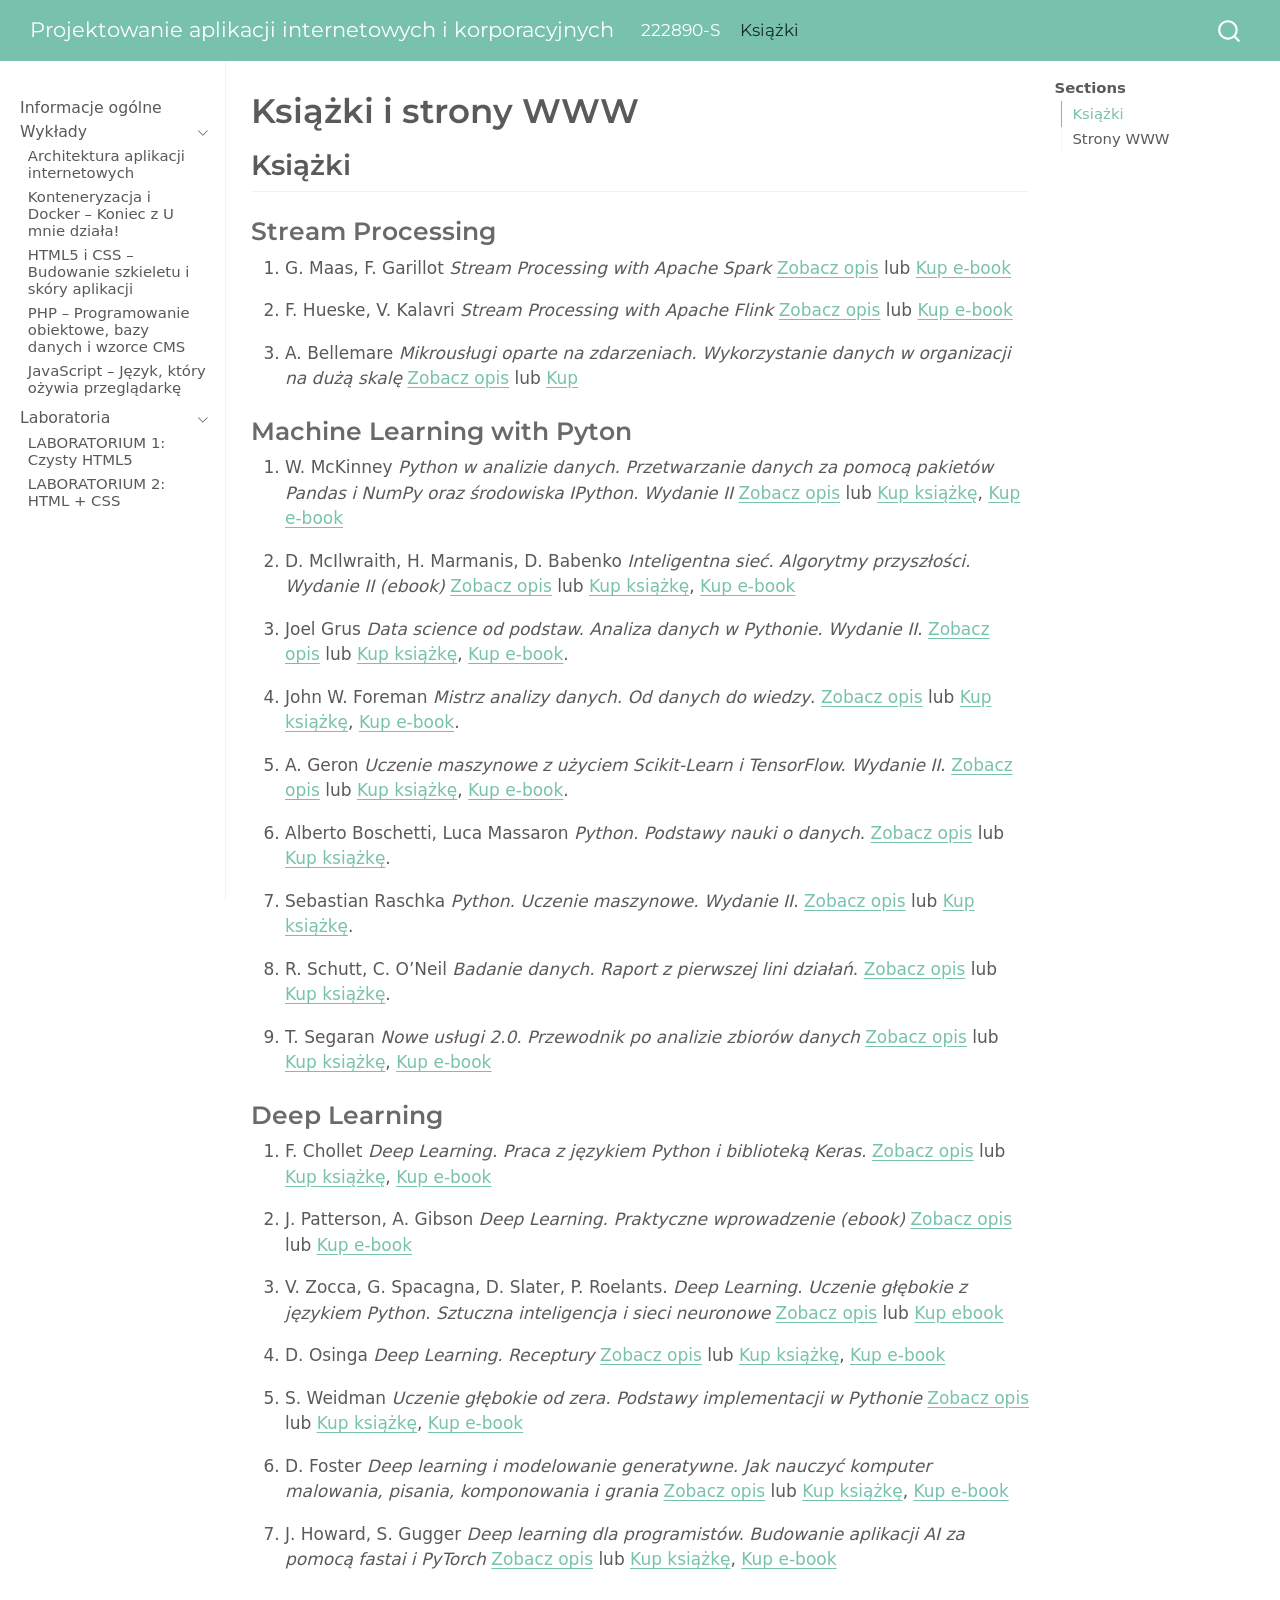
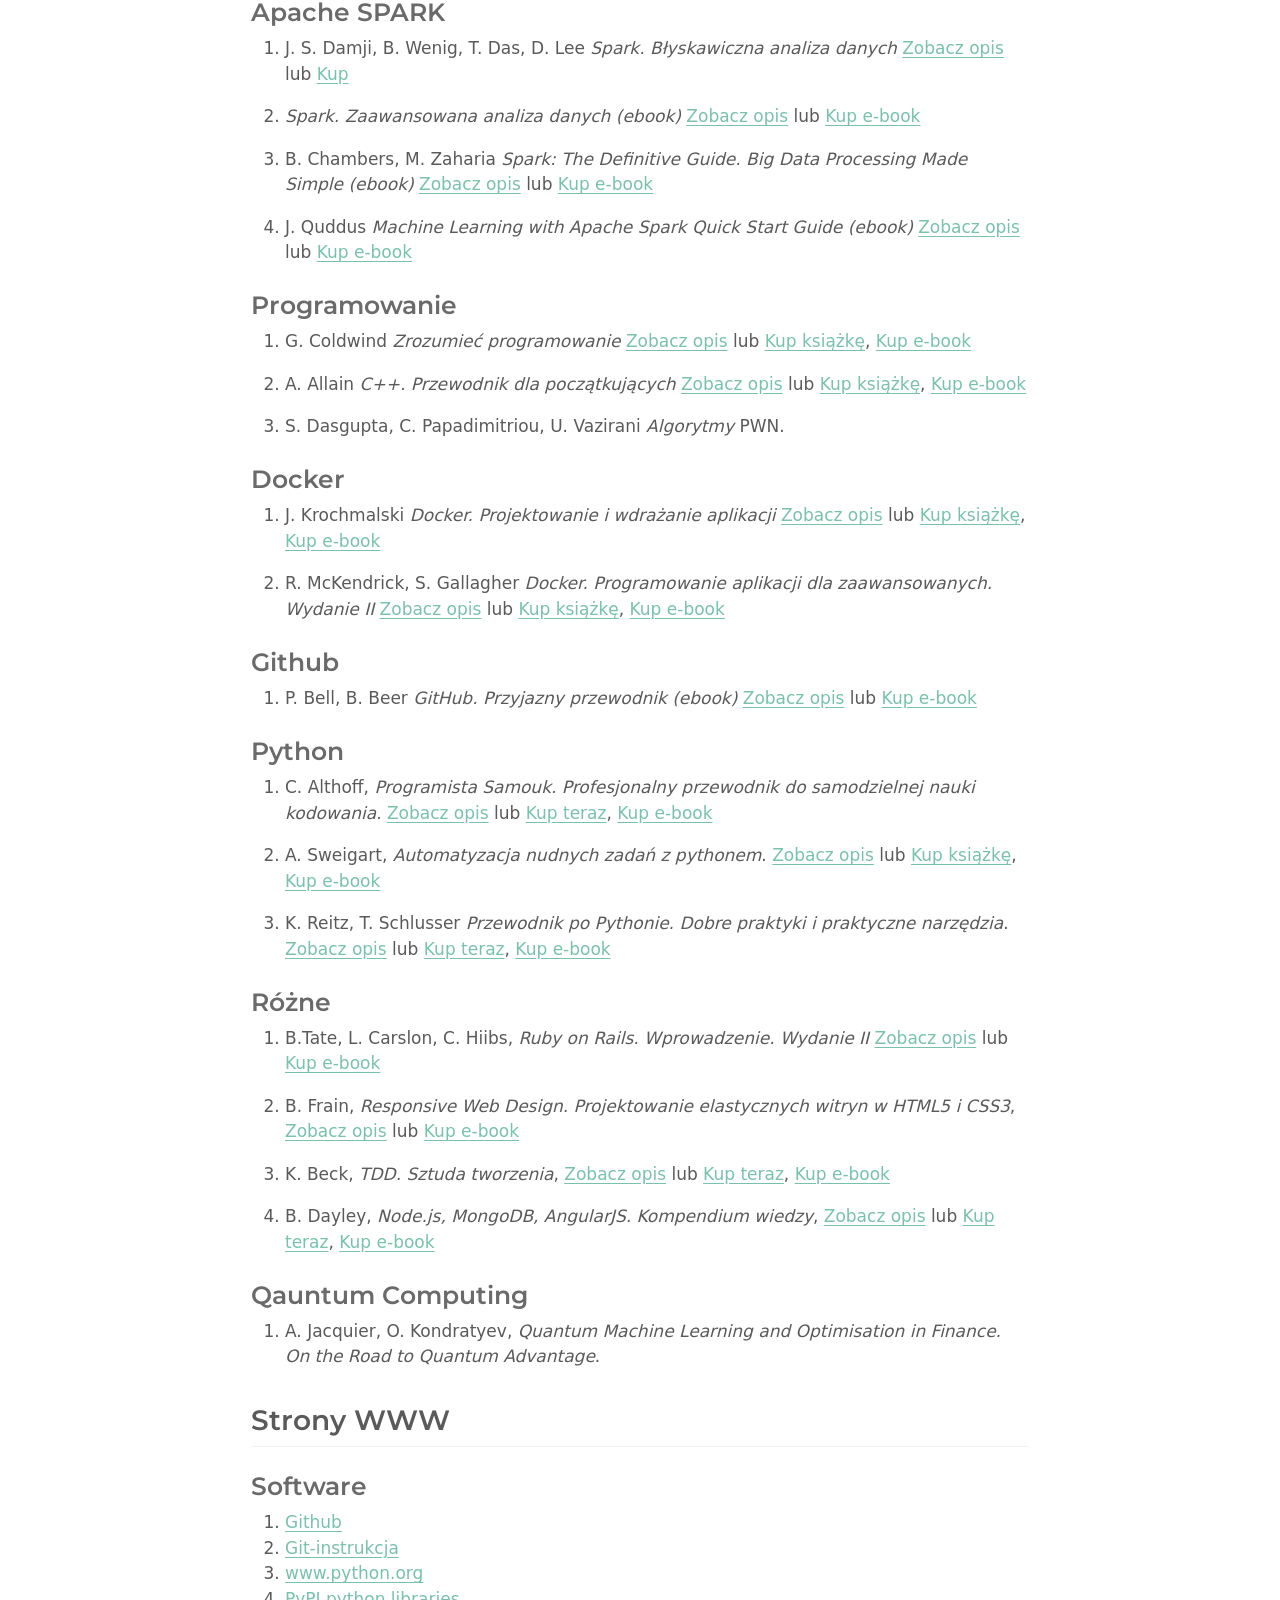
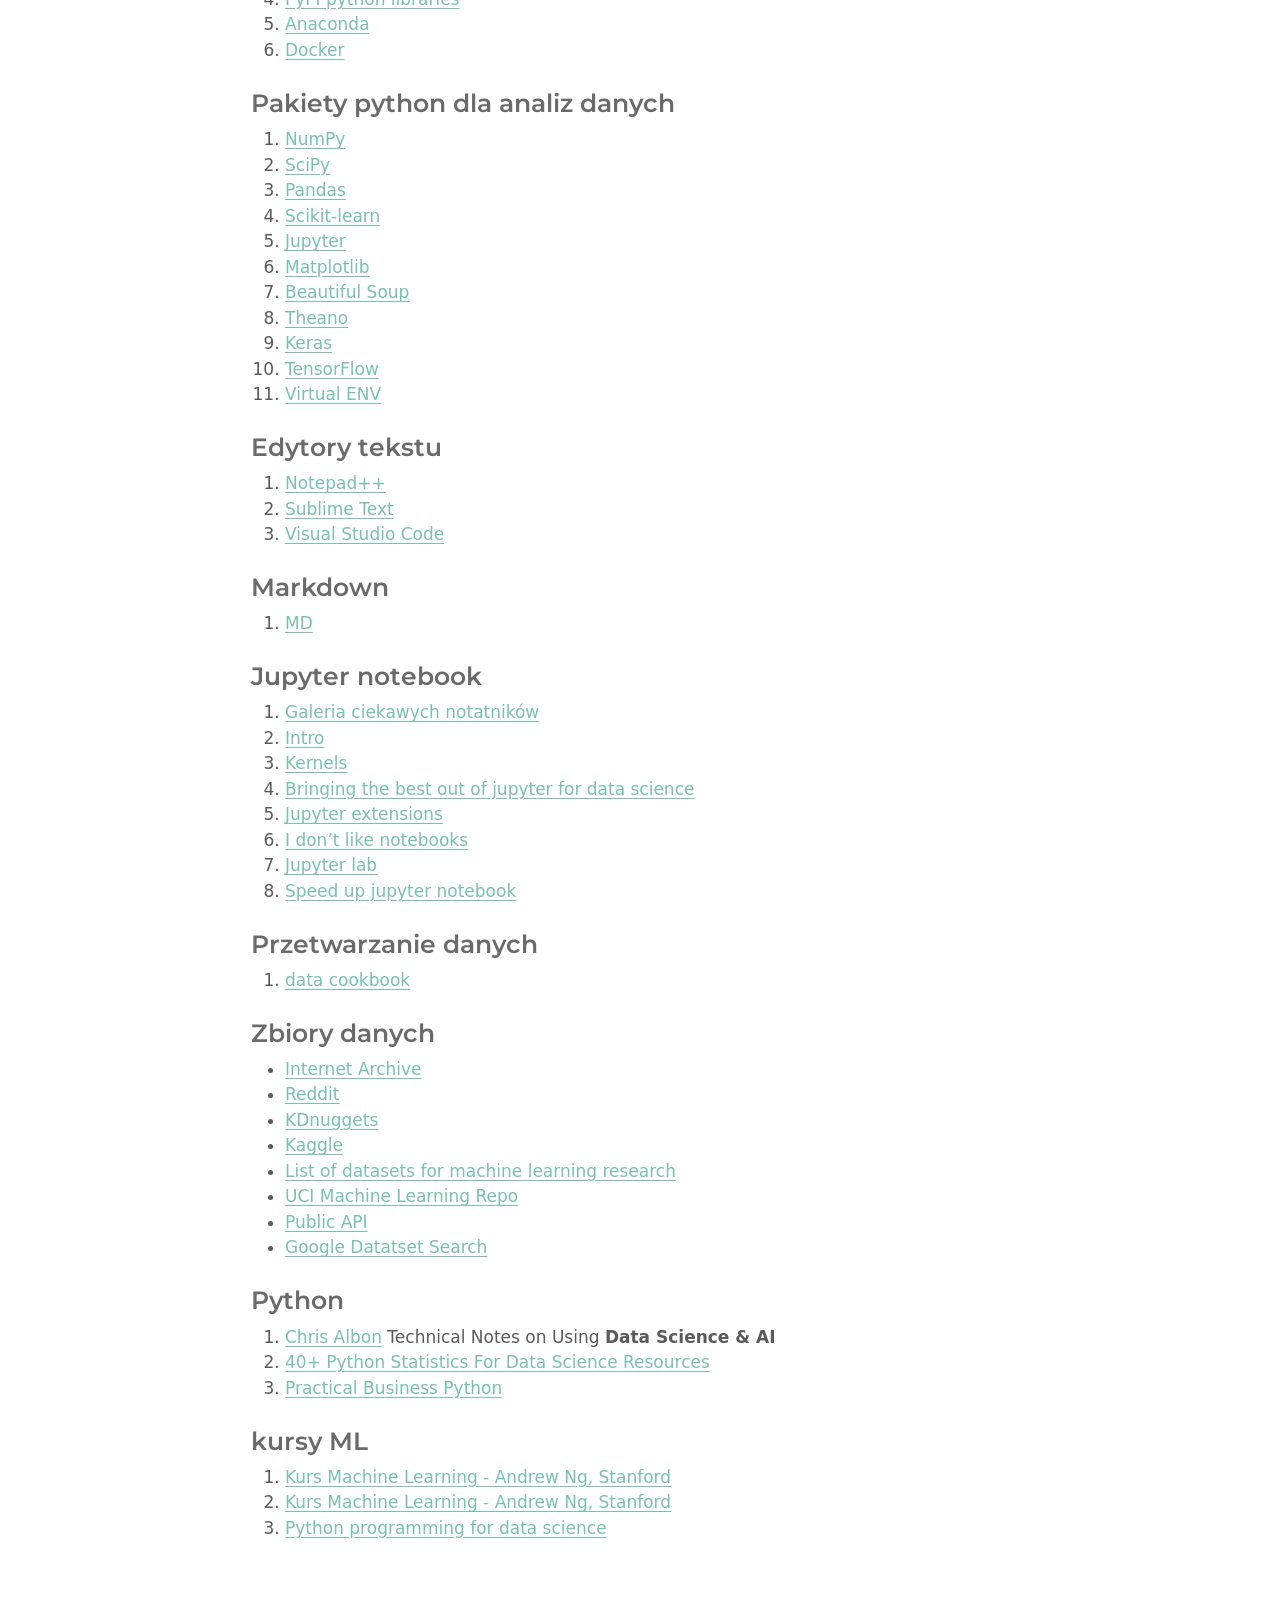
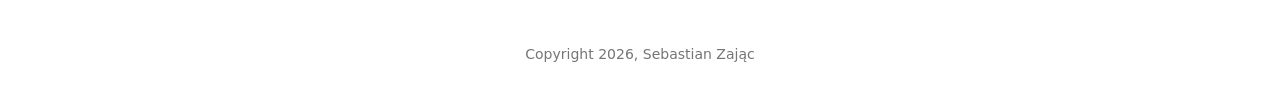
<file: docs/ksiazki.html>
<!DOCTYPE html>
<html xmlns="http://www.w3.org/1999/xhtml" lang="en" xml:lang="en"><head>

<meta charset="utf-8">
<meta name="generator" content="quarto-1.8.27">

<meta name="viewport" content="width=device-width, initial-scale=1.0, user-scalable=yes">


<title>Książki i strony WWW – Projektowanie aplikacji internetowych i korporacyjnych</title>
<style>
code{white-space: pre-wrap;}
span.smallcaps{font-variant: small-caps;}
div.columns{display: flex; gap: min(4vw, 1.5em);}
div.column{flex: auto; overflow-x: auto;}
div.hanging-indent{margin-left: 1.5em; text-indent: -1.5em;}
ul.task-list{list-style: none;}
ul.task-list li input[type="checkbox"] {
  width: 0.8em;
  margin: 0 0.8em 0.2em -1em; /* quarto-specific, see https://github.com/quarto-dev/quarto-cli/issues/4556 */ 
  vertical-align: middle;
}
</style>


<script src="site_libs/quarto-nav/quarto-nav.js"></script>
<script src="site_libs/quarto-nav/headroom.min.js"></script>
<script src="site_libs/clipboard/clipboard.min.js"></script>
<script src="site_libs/quarto-search/autocomplete.umd.js"></script>
<script src="site_libs/quarto-search/fuse.min.js"></script>
<script src="site_libs/quarto-search/quarto-search.js"></script>
<meta name="quarto:offset" content="./">
<script src="site_libs/quarto-html/quarto.js" type="module"></script>
<script src="site_libs/quarto-html/tabsets/tabsets.js" type="module"></script>
<script src="site_libs/quarto-html/axe/axe-check.js" type="module"></script>
<script src="site_libs/quarto-html/popper.min.js"></script>
<script src="site_libs/quarto-html/tippy.umd.min.js"></script>
<script src="site_libs/quarto-html/anchor.min.js"></script>
<link href="site_libs/quarto-html/tippy.css" rel="stylesheet">
<link href="site_libs/quarto-html/quarto-syntax-highlighting-ed96de9b727972fe78a7b5d16c58bf87.css" rel="stylesheet" id="quarto-text-highlighting-styles">
<script src="site_libs/bootstrap/bootstrap.min.js"></script>
<link href="site_libs/bootstrap/bootstrap-icons.css" rel="stylesheet">
<link href="site_libs/bootstrap/bootstrap-8843a38191b55497cd032d3fc2c3d839.min.css" rel="stylesheet" append-hash="true" id="quarto-bootstrap" data-mode="light">
<script id="quarto-search-options" type="application/json">{
  "location": "navbar",
  "copy-button": false,
  "collapse-after": 3,
  "panel-placement": "end",
  "type": "overlay",
  "limit": 50,
  "keyboard-shortcut": [
    "f",
    "/",
    "s"
  ],
  "show-item-context": false,
  "language": {
    "search-no-results-text": "No results",
    "search-matching-documents-text": "matching documents",
    "search-copy-link-title": "Copy link to search",
    "search-hide-matches-text": "Hide additional matches",
    "search-more-match-text": "more match in this document",
    "search-more-matches-text": "more matches in this document",
    "search-clear-button-title": "Clear",
    "search-text-placeholder": "",
    "search-detached-cancel-button-title": "Cancel",
    "search-submit-button-title": "Submit",
    "search-label": "Search"
  }
}</script>


<link rel="stylesheet" href="style.css">
</head>

<body class="nav-sidebar docked nav-fixed quarto-light">

<div id="quarto-search-results"></div>
  <header id="quarto-header" class="headroom fixed-top">
    <nav class="navbar navbar-expand-lg " data-bs-theme="dark">
      <div class="navbar-container container-fluid">
      <div class="navbar-brand-container mx-auto">
    <a class="navbar-brand" href="./index.html">
    <span class="navbar-title">Projektowanie aplikacji internetowych i korporacyjnych</span>
    </a>
  </div>
            <div id="quarto-search" class="" title="Search"></div>
          <button class="navbar-toggler" type="button" data-bs-toggle="collapse" data-bs-target="#navbarCollapse" aria-controls="navbarCollapse" role="menu" aria-expanded="false" aria-label="Toggle navigation" onclick="if (window.quartoToggleHeadroom) { window.quartoToggleHeadroom(); }">
  <span class="navbar-toggler-icon"></span>
</button>
          <div class="collapse navbar-collapse" id="navbarCollapse">
            <ul class="navbar-nav navbar-nav-scroll me-auto">
  <li class="nav-item">
    <a class="nav-link" href="./indexS.html"> 
<span class="menu-text">222890-S</span></a>
  </li>  
  <li class="nav-item">
    <a class="nav-link active" href="./ksiazki.html" aria-current="page"> 
<span class="menu-text">Książki</span></a>
  </li>  
</ul>
          </div> <!-- /navcollapse -->
            <div class="quarto-navbar-tools">
</div>
      </div> <!-- /container-fluid -->
    </nav>
  <nav class="quarto-secondary-nav">
    <div class="container-fluid d-flex">
      <button type="button" class="quarto-btn-toggle btn" data-bs-toggle="collapse" role="button" data-bs-target=".quarto-sidebar-collapse-item" aria-controls="quarto-sidebar" aria-expanded="false" aria-label="Toggle sidebar navigation" onclick="if (window.quartoToggleHeadroom) { window.quartoToggleHeadroom(); }">
        <i class="bi bi-layout-text-sidebar-reverse"></i>
      </button>
        <nav class="quarto-page-breadcrumbs" aria-label="breadcrumb"><ol class="breadcrumb"><li class="breadcrumb-item">Książki i strony WWW</li></ol></nav>
        <a class="flex-grow-1" role="navigation" data-bs-toggle="collapse" data-bs-target=".quarto-sidebar-collapse-item" aria-controls="quarto-sidebar" aria-expanded="false" aria-label="Toggle sidebar navigation" onclick="if (window.quartoToggleHeadroom) { window.quartoToggleHeadroom(); }">      
        </a>
    </div>
  </nav>
</header>
<!-- content -->
<div id="quarto-content" class="quarto-container page-columns page-rows-contents page-layout-article page-navbar">
<!-- sidebar -->
  <nav id="quarto-sidebar" class="sidebar collapse collapse-horizontal quarto-sidebar-collapse-item sidebar-navigation docked overflow-auto">
    <div class="sidebar-menu-container"> 
    <ul class="list-unstyled mt-1">
        <li class="sidebar-item">
  <div class="sidebar-item-container"> 
  <a href="./index.html" class="sidebar-item-text sidebar-link">
 <span class="menu-text">Informacje ogólne</span></a>
  </div>
</li>
        <li class="sidebar-item sidebar-item-section">
      <div class="sidebar-item-container"> 
            <a class="sidebar-item-text sidebar-link text-start" data-bs-toggle="collapse" data-bs-target="#quarto-sidebar-section-1" role="navigation" aria-expanded="true">
 <span class="menu-text">Wykłady</span></a>
          <a class="sidebar-item-toggle text-start" data-bs-toggle="collapse" data-bs-target="#quarto-sidebar-section-1" role="navigation" aria-expanded="true" aria-label="Toggle section">
            <i class="bi bi-chevron-right ms-2"></i>
          </a> 
      </div>
      <ul id="quarto-sidebar-section-1" class="collapse list-unstyled sidebar-section depth1 show">  
          <li class="sidebar-item">
  <div class="sidebar-item-container"> 
  <a href="./lectures/wyklad1.html" class="sidebar-item-text sidebar-link">
 <span class="menu-text">Architektura aplikacji internetowych</span></a>
  </div>
</li>
          <li class="sidebar-item">
  <div class="sidebar-item-container"> 
  <a href="./lectures/wyklad2.html" class="sidebar-item-text sidebar-link">
 <span class="menu-text">Konteneryzacja i Docker – Koniec z U mnie działa!</span></a>
  </div>
</li>
          <li class="sidebar-item">
  <div class="sidebar-item-container"> 
  <a href="./lectures/wyklad3.html" class="sidebar-item-text sidebar-link">
 <span class="menu-text">HTML5 i CSS – Budowanie szkieletu i skóry aplikacji</span></a>
  </div>
</li>
          <li class="sidebar-item">
  <div class="sidebar-item-container"> 
  <a href="./lectures/wyklad4.html" class="sidebar-item-text sidebar-link">
 <span class="menu-text">PHP – Programowanie obiektowe, bazy danych i wzorce CMS</span></a>
  </div>
</li>
          <li class="sidebar-item">
  <div class="sidebar-item-container"> 
  <a href="./lectures/wyklad5.html" class="sidebar-item-text sidebar-link">
 <span class="menu-text">JavaScript – Język, który ożywia przeglądarkę</span></a>
  </div>
</li>
      </ul>
  </li>
        <li class="sidebar-item sidebar-item-section">
      <div class="sidebar-item-container"> 
            <a class="sidebar-item-text sidebar-link text-start" data-bs-toggle="collapse" data-bs-target="#quarto-sidebar-section-2" role="navigation" aria-expanded="true">
 <span class="menu-text">Laboratoria</span></a>
          <a class="sidebar-item-toggle text-start" data-bs-toggle="collapse" data-bs-target="#quarto-sidebar-section-2" role="navigation" aria-expanded="true" aria-label="Toggle section">
            <i class="bi bi-chevron-right ms-2"></i>
          </a> 
      </div>
      <ul id="quarto-sidebar-section-2" class="collapse list-unstyled sidebar-section depth1 show">  
          <li class="sidebar-item">
  <div class="sidebar-item-container"> 
  <a href="./labs/lab1.html" class="sidebar-item-text sidebar-link">
 <span class="menu-text">LABORATORIUM 1: Czysty HTML5</span></a>
  </div>
</li>
          <li class="sidebar-item">
  <div class="sidebar-item-container"> 
  <a href="./labs/lab2.html" class="sidebar-item-text sidebar-link">
 <span class="menu-text">LABORATORIUM 2: HTML + CSS</span></a>
  </div>
</li>
      </ul>
  </li>
    </ul>
    </div>
</nav>
<div id="quarto-sidebar-glass" class="quarto-sidebar-collapse-item" data-bs-toggle="collapse" data-bs-target=".quarto-sidebar-collapse-item"></div>
<!-- margin-sidebar -->
    <div id="quarto-margin-sidebar" class="sidebar margin-sidebar">
        <nav id="TOC" role="doc-toc" class="toc-active">
    <h2 id="toc-title"><strong>Sections</strong></h2>
   
  <ul class="collapse">
  <li><a href="#książki" id="toc-książki" class="nav-link active" data-scroll-target="#książki">Książki</a></li>
  <li><a href="#strony-www" id="toc-strony-www" class="nav-link" data-scroll-target="#strony-www">Strony WWW</a></li>
  </ul>
</nav>
    </div>
<!-- main -->
<main class="content" id="quarto-document-content">

<header id="title-block-header" class="quarto-title-block default">
<div class="quarto-title">
<h1 class="title">Książki i strony WWW</h1>
</div>



<div class="quarto-title-meta">

    
  
    
  </div>
  


</header>


<section id="książki" class="level2">
<h2 class="anchored" data-anchor-id="książki">Książki</h2>
<section id="stream-processing" class="level3">
<h3 class="anchored" data-anchor-id="stream-processing">Stream Processing</h3>
<ol type="1">
<li><p>G. Maas, F. Garillot <em>Stream Processing with Apache Spark</em> <a href="http://helion.pl/view/111546/e_11pp.html">Zobacz opis</a> lub <a href="http://helion.pl/add111546~e_11pp_ebook">Kup e-book</a></p></li>
<li><p>F. Hueske, V. Kalavri <em>Stream Processing with Apache Flink</em> <a href="http://helion.pl/view/111546/e_13f8.html">Zobacz opis</a> lub <a href="http://helion.pl/add111546~e_13f8_ebook">Kup e-book</a></p></li>
</ol>
<div id="bellemare">
<ol start="3" type="1">
<li>A. Bellemare <em>Mikrousługi oparte na zdarzeniach. Wykorzystanie danych w organizacji na dużą skalę</em> <a href="http://helion.pl/view/111546/miopzd">Zobacz opis</a> lub <a href="http://helion.pl/add111546~miopzd">Kup</a></li>
</ol>
</div>
</section>
<section id="machine-learning-with-pyton" class="level3">
<h3 class="anchored" data-anchor-id="machine-learning-with-pyton">Machine Learning with Pyton</h3>
<ol type="1">
<li><p>W. McKinney <em>Python w analizie danych. Przetwarzanie danych za pomocą pakietów Pandas i NumPy oraz środowiska IPython. Wydanie II</em> <a href="http://helion.pl/view/111546/pytand.html">Zobacz opis</a> lub <a href="http://helion.pl/add111546~pytand">Kup książkę</a>, <a href="http://helion.pl/add111546~pytand_ebook">Kup e-book</a></p></li>
<li><p>D. McIlwraith, H. Marmanis, D. Babenko <em>Inteligentna sieć. Algorytmy przyszłości. Wydanie II (ebook)</em> <a href="http://helion.pl/view/111546/intsi2.html">Zobacz opis</a> lub <a href="http://helion.pl/add111546~intsi2">Kup książkę</a>, <a href="http://helion.pl/add111546~intsi2_ebook">Kup e-book</a></p></li>
<li><p>Joel Grus <em>Data science od podstaw. Analiza danych w Pythonie. Wydanie II</em>. <a href="http://helion.pl/view/111546/dascp2.html">Zobacz opis</a> lub <a href="http://helion.pl/add111546~dascp2">Kup książkę</a>, <a href="http://helion.pl/add111546~dascp2_ebook">Kup e-book</a>.</p></li>
<li><p>John W. Foreman <em>Mistrz analizy danych. Od danych do wiedzy</em>. <a href="http://helion.pl/view/111546/mianda.html">Zobacz opis</a> lub <a href="http://helion.pl/add111546~mianda">Kup książkę</a>, <a href="http://helion.pl/add111546~mianda_ebook">Kup e-book</a>.</p></li>
<li><p>A. Geron <em>Uczenie maszynowe z użyciem Scikit-Learn i TensorFlow. Wydanie II</em>. <a href="http://helion.pl/view/111546/uczem2.html">Zobacz opis</a> lub <a href="http://helion.pl/add111546~uczem2">Kup książkę</a>, <a href="http://helion.pl/add111546~uczem2_ebook">Kup e-book</a>.</p></li>
<li><p>Alberto Boschetti, Luca Massaron <em>Python. Podstawy nauki o danych</em>. <a href="http://helion.pl/view/111546/pypod2.html">Zobacz opis</a> lub <a href="http://helion.pl/add111546~pypod2">Kup książkę</a>.</p></li>
<li><p>Sebastian Raschka <em>Python. Uczenie maszynowe. Wydanie II</em>. <a href="http://helion.pl/view/111546/pythu2.html">Zobacz opis</a> lub <a href="http://helion.pl/add111546~pythu2">Kup książkę</a>.</p></li>
<li><p>R. Schutt, C. O’Neil <em>Badanie danych. Raport z pierwszej lini działań</em>. <a href="http://helion.pl/view/111546/badada.html">Zobacz opis</a> lub <a href="http://helion.pl/add111546~badada">Kup książkę</a>.</p></li>
<li><p>T. Segaran <em>Nowe usługi 2.0. Przewodnik po analizie zbiorów danych</em> <a href="http://helion.pl/view/111546/noweus.html">Zobacz opis</a> lub <a href="http://helion.pl/add111546~noweus">Kup książkę</a>, <a href="http://helion.pl/add111546~noweus_ebook">Kup e-book</a></p></li>
</ol>
</section>
<section id="deep-learning" class="level3">
<h3 class="anchored" data-anchor-id="deep-learning">Deep Learning</h3>
<ol type="1">
<li><p>F. Chollet <em>Deep Learning. Praca z językiem Python i biblioteką Keras.</em> <a href="http://helion.pl/view/111546/delepy.html">Zobacz opis</a> lub <a href="http://helion.pl/add111546~delepy">Kup książkę</a>, <a href="http://helion.pl/add111546~delepy_ebook">Kup e-book</a></p></li>
<li><p>J. Patterson, A. Gibson <em>Deep Learning. Praktyczne wprowadzenie (ebook)</em> <a href="http://helion.pl/view/111546/deeple.html">Zobacz opis</a> lub <a href="http://helion.pl/add111546~deeple_ebook">Kup e-book</a></p></li>
<li><p>V. Zocca, G. Spacagna, D. Slater, P. Roelants. <em>Deep Learning. Uczenie głębokie z językiem Python. Sztuczna inteligencja i sieci neuronowe</em> <a href="http://helion.pl/view/111546/deelea.html">Zobacz opis</a> lub <a href="http://helion.pl/add111546~deelea_ebook">Kup ebook</a></p></li>
<li><p>D. Osinga <em>Deep Learning. Receptury</em> <a href="http://helion.pl/view/111546/delere.html">Zobacz opis</a> lub <a href="http://helion.pl/add111546~delere">Kup książkę</a>, <a href="http://helion.pl/add111546~delere_ebook">Kup e-book</a></p></li>
<li><p>S. Weidman <em>Uczenie głębokie od zera. Podstawy implementacji w Pythonie</em> <a href="http://helion.pl/view/111546/uczgle.html">Zobacz opis</a> lub <a href="http://helion.pl/add111546~uczgle">Kup książkę</a>, <a href="http://helion.pl/add111546~uczgle_ebook">Kup e-book</a></p></li>
<li><p>D. Foster <em>Deep learning i modelowanie generatywne. Jak nauczyć komputer malowania, pisania, komponowania i grania</em> <a href="http://helion.pl/view/111546/deelmg.html">Zobacz opis</a> lub <a href="http://helion.pl/add111546~deelmg">Kup książkę</a>, <a href="http://helion.pl/add111546~deelmg_ebook">Kup e-book</a></p></li>
<li><p>J. Howard, S. Gugger <em>Deep learning dla programistów. Budowanie aplikacji AI za pomocą fastai i PyTorch</em> <a href="http://helion.pl/view/111546/delepr.html">Zobacz opis</a> lub <a href="http://helion.pl/add111546~delepr">Kup książkę</a>, <a href="http://helion.pl/add111546~delepr_ebook">Kup e-book</a></p></li>
</ol>
</section>
<section id="apache-spark" class="level3">
<h3 class="anchored" data-anchor-id="apache-spark">Apache SPARK</h3>
<ol type="1">
<li><p>J. S. Damji, B. Wenig, T. Das, D. Lee <em>Spark. Błyskawiczna analiza danych</em> <a href="http://helion.pl/view/111546/sparb2.html">Zobacz opis</a> lub <a href="http://helion.pl/add111546~sparb2">Kup</a></p></li>
<li><p><em>Spark. Zaawansowana analiza danych (ebook)</em> <a href="http://helion.pl/view/111546/sparkz.html">Zobacz opis</a> lub <a href="http://helion.pl/add111546~sparkz_ebook">Kup e-book</a></p></li>
<li><p>B. Chambers, M. Zaharia <em>Spark: The Definitive Guide. Big Data Processing Made Simple (ebook)</em> <a href="http://helion.pl/view/111546/e_0qdv.html">Zobacz opis</a> lub <a href="http://helion.pl/add111546~e_0qdv_ebook">Kup e-book</a></p></li>
<li><p>J. Quddus <em>Machine Learning with Apache Spark Quick Start Guide (ebook)</em> <a href="http://helion.pl/view/111546/e_15el.html">Zobacz opis</a> lub <a href="http://helion.pl/add111546~e_15el._ebook">Kup e-book</a></p></li>
</ol>
</section>
<section id="programowanie" class="level3">
<h3 class="anchored" data-anchor-id="programowanie">Programowanie</h3>
<ol type="1">
<li><p>G. Coldwind <em>Zrozumieć programowanie</em> <a href="http://helion.pl/view/111546/e_1ott.html">Zobacz opis</a> lub <a href="http://helion.pl/add111546~e_1ott">Kup książkę</a>, <a href="http://helion.pl/add111546~e_1ott_ebook">Kup e-book</a></p></li>
<li><p>A. Allain <em>C++. Przewodnik dla początkujących</em> <a href="http://helion.pl/view/111546/cppppo.html">Zobacz opis</a> lub <a href="http://helion.pl/add111546~cppppo">Kup książkę</a>, <a href="http://helion.pl/add111546~cppppo_ebook">Kup e-book</a></p></li>
<li><p>S. Dasgupta, C. Papadimitriou, U. Vazirani <em>Algorytmy</em> PWN.</p></li>
</ol>
</section>
<section id="docker" class="level3">
<h3 class="anchored" data-anchor-id="docker">Docker</h3>
<ol type="1">
<li><p>J. Krochmalski <em>Docker. Projektowanie i wdrażanie aplikacji</em> <a href="http://helion.pl/view/111546/docpro.html">Zobacz opis</a> lub <a href="http://helion.pl/add111546~docpro">Kup książkę</a>, <a href="http://helion.pl/add111546~docpro_ebook">Kup e-book</a></p></li>
<li><p>R. McKendrick, S. Gallagher <em>Docker. Programowanie aplikacji dla zaawansowanych. Wydanie II</em> <a href="http://helion.pl/view/111546/dockaz.html">Zobacz opis</a> lub <a href="http://helion.pl/add111546~dockaz">Kup książkę</a>, <a href="http://helion.pl/add111546~dockaz_ebook">Kup e-book</a></p></li>
</ol>
</section>
<section id="github" class="level3">
<h3 class="anchored" data-anchor-id="github">Github</h3>
<ol type="1">
<li>P. Bell, B. Beer <em>GitHub. Przyjazny przewodnik (ebook)</em> <a href="http://helion.pl/view/111546/github.html">Zobacz opis</a> lub <a href="http://helion.pl/add111546~github_ebook">Kup e-book</a></li>
</ol>
</section>
<section id="python" class="level3">
<h3 class="anchored" data-anchor-id="python">Python</h3>
<ol type="1">
<li><p>C. Althoff, <em>Programista Samouk. Profesjonalny przewodnik do samodzielnej nauki kodowania.</em> <a href="http://helion.pl/view/111546/proprs">Zobacz opis</a> lub <a href="http://helion.pl/add111546~proprs">Kup teraz</a>, <a href="http://helion.pl/add111546~proprs_ebook">Kup e-book</a></p></li>
<li><p>A. Sweigart, <em>Automatyzacja nudnych zadań z pythonem</em>. <a href="http://helion.pl/view/111546/autopy">Zobacz opis</a> lub <a href="http://helion.pl/add111546~autopy">Kup książkę</a>, <a href="http://helion.pl/add111546~autopy_ebook">Kup e-book</a></p></li>
<li><p>K. Reitz, T. Schlusser <em>Przewodnik po Pythonie. Dobre praktyki i praktyczne narzędzia</em>. <a href="http://helion.pl/view/111546/przepy">Zobacz opis</a> lub <a href="http://helion.pl/add111546~przepy">Kup teraz</a>, <a href="http://helion.pl/add111546~przepy_ebook">Kup e-book</a></p></li>
</ol>
</section>
<section id="różne" class="level3">
<h3 class="anchored" data-anchor-id="różne">Różne</h3>
<ol type="1">
<li><p>B.Tate, L. Carslon, C. Hiibs, <em>Ruby on Rails. Wprowadzenie. Wydanie II</em> <a href="http://helion.pl/view/111546/rubyw2">Zobacz opis</a> lub <a href="http://helion.pl/add111546~rubyw2_ebook">Kup e-book</a></p></li>
<li><p>B. Frain, <em>Responsive Web Design. Projektowanie elastycznych witryn w HTML5 i CSS3</em>, <a href="http://helion.pl/view/111546/resweb">Zobacz opis</a> lub <a href="http://helion.pl/add111546~resweb_ebook">Kup e-book</a></p></li>
<li><p>K. Beck, <em>TDD. Sztuda tworzenia</em>, <a href="http://helion.pl/view/111546/tddszv">Zobacz opis</a> lub <a href="http://helion.pl/add111546~tddszv">Kup teraz</a>, <a href="http://helion.pl/add111546~tddszv_ebook">Kup e-book</a></p></li>
<li><p>B. Dayley, <em>Node.js, MongoDB, AngularJS. Kompendium wiedzy</em>, <a href="http://helion.pl/view/111546/tddszv">Zobacz opis</a> lub <a href="http://helion.pl/add111546~tddszv">Kup teraz</a>, <a href="http://helion.pl/add111546~tddszv_ebook">Kup e-book</a></p></li>
</ol>
</section>
<section id="qauntum-computing" class="level3">
<h3 class="anchored" data-anchor-id="qauntum-computing">Qauntum Computing</h3>
<ol type="1">
<li>A. Jacquier, O. Kondratyev, <em>Quantum Machine Learning and Optimisation in Finance. On the Road to Quantum Advantage</em>.</li>
</ol>
</section>
</section>
<section id="strony-www" class="level2">
<h2 class="anchored" data-anchor-id="strony-www">Strony WWW</h2>
<section id="software" class="level3">
<h3 class="anchored" data-anchor-id="software">Software</h3>
<ol type="1">
<li><a href="https://github.com/">Github</a></li>
<li><a href="https://git-scm.com/book/pl/v2">Git-instrukcja</a></li>
<li><a href="http://www.python.org/downloads/">www.python.org</a></li>
<li><a href="https://pypi.python.org/pypi">PyPI python libraries</a></li>
<li><a href="http://continuum.io/downloads">Anaconda</a></li>
<li><a href="https://docs.docker.com/get-docker/">Docker</a></li>
</ol>
</section>
<section id="pakiety-python-dla-analiz-danych" class="level3">
<h3 class="anchored" data-anchor-id="pakiety-python-dla-analiz-danych">Pakiety python dla analiz danych</h3>
<ol type="1">
<li><a href="http://www.numpy.org">NumPy</a></li>
<li><a href="http://www.scipy.org">SciPy</a></li>
<li><a href="http://pandas.pydata.org">Pandas</a></li>
<li><a href="http://scikit-learn.org/stable">Scikit-learn</a></li>
<li><a href="http://jupyter.org">Jupyter</a></li>
<li><a href="http://matplotlib.org">Matplotlib</a></li>
<li><a href="http://wwwcrummy.com/software/BeautifulSoup">Beautiful Soup</a></li>
<li><a href="http://deeplearning.net/software/theano">Theano</a></li>
<li><a href="http://keras.io">Keras</a></li>
<li><a href="https://www.tensorflow.org">TensorFlow</a></li>
<li><a href="https://docs.python.org/3/tutorial/venv.html">Virtual ENV</a></li>
</ol>
</section>
<section id="edytory-tekstu" class="level3">
<h3 class="anchored" data-anchor-id="edytory-tekstu">Edytory tekstu</h3>
<ol type="1">
<li><a href="https://notepad-plus-plus.org/download">Notepad++</a></li>
<li><a href="https://www.sublimetext.com">Sublime Text</a></li>
<li><a href="https://code.visualstudio.com">Visual Studio Code</a></li>
</ol>
</section>
<section id="markdown" class="level3">
<h3 class="anchored" data-anchor-id="markdown">Markdown</h3>
<ol type="1">
<li><a href="http://daringfireball.net/projects/markdown/">MD</a></li>
</ol>
</section>
<section id="jupyter-notebook" class="level3">
<h3 class="anchored" data-anchor-id="jupyter-notebook">Jupyter notebook</h3>
<ol type="1">
<li><a href="https://github.com/jupyter/jupyter/wiki/A-gallery-of-interesting-Jupyter-Notebooks#accessing-an-ibm-quantum-computer-via-notebooks">Galeria ciekawych notatników</a></li>
<li><a href="https://www.youtube.com/watch?v=HW29067qVWk">Intro</a></li>
<li><a href="https://github.com/jupyter/jupyter/wiki/Jupyter-kernels">Kernels</a></li>
<li><a href="https://towardsdatascience.com/bringing-the-best-out-of-jupyter-notebooks-for-data-science-f0871519ca29">Bringing the best out of jupyter for data science</a></li>
<li><a href="https://towardsdatascience.com/jupyter-notebook-extensions-517fa69d2231">Jupyter extensions</a></li>
<li><a href="https://www.youtube.com/watch?v=7jiPeIFXb6U">I don’t like notebooks</a></li>
<li><a href="https://www.youtube.com/watch?v=NSiPeoDpwuI">Jupyter lab</a></li>
<li><a href="https://towardsdatascience.com/speed-up-jupyter-notebooks-20716cbe2025">Speed up jupyter notebook</a></li>
</ol>
</section>
<section id="przetwarzanie-danych" class="level3">
<h3 class="anchored" data-anchor-id="przetwarzanie-danych">Przetwarzanie danych</h3>
<ol type="1">
<li><a href="https://www.datafix.com.au/cookbook/index.html">data cookbook</a></li>
</ol>
</section>
<section id="zbiory-danych" class="level3">
<h3 class="anchored" data-anchor-id="zbiory-danych">Zbiory danych</h3>
<ul>
<li><a href="https://oreil.ly/tIjl9">Internet Archive</a></li>
<li><a href="http://reddit.com/r/datasets">Reddit</a></li>
<li><a href="https://www.kdnuggets.com">KDnuggets</a></li>
<li><a href="https://www.kaggle.com/datasets">Kaggle</a></li>
<li><a href="https://en.wikipedia.org/wiki/List_of_datasets_for_machine_learning_research">List of datasets for machine learning research</a></li>
<li><a href="https://oreil.ly/BXLA5">UCI Machine Learning Repo</a></li>
<li><a href="https://github.com/toddmotto/public-apis">Public API</a></li>
<li><a href="https://oreil.ly/Gpv8S">Google Datatset Search</a></li>
</ul>
</section>
<section id="python-1" class="level3">
<h3 class="anchored" data-anchor-id="python-1">Python</h3>
<ol type="1">
<li><a href="https://chrisalbon.com/">Chris Albon</a> Technical Notes on Using <strong>Data Science &amp; AI</strong></li>
<li><a href="https://www.datacamp.com/community/tutorials/python-statistics-data-science">40+ Python Statistics For Data Science Resources</a></li>
<li><a href="http://pbpython.com/">Practical Business Python</a></li>
</ol>
</section>
<section id="kursy-ml" class="level3">
<h3 class="anchored" data-anchor-id="kursy-ml">kursy ML</h3>
<ol type="1">
<li><a href="https://www.youtube.com/watch?v=PPLop4L2eGk&amp;list=PLLssT5z_DsK-h9vYZkQkYNWcItqhlRJLN">Kurs Machine Learning - Andrew Ng, Stanford</a></li>
<li><a href="https://www.coursera.org/learn/machine-learning">Kurs Machine Learning - Andrew Ng, Stanford</a></li>
<li><a href="https://www.tomasbeuzen.com/python-programming-for-data-science/README.html">Python programming for data science</a></li>
</ol>


</section>
</section>

</main> <!-- /main -->
<script id="quarto-html-after-body" type="application/javascript">
  window.document.addEventListener("DOMContentLoaded", function (event) {
    const icon = "";
    const anchorJS = new window.AnchorJS();
    anchorJS.options = {
      placement: 'right',
      icon: icon
    };
    anchorJS.add('.anchored');
    const isCodeAnnotation = (el) => {
      for (const clz of el.classList) {
        if (clz.startsWith('code-annotation-')) {                     
          return true;
        }
      }
      return false;
    }
    const onCopySuccess = function(e) {
      // button target
      const button = e.trigger;
      // don't keep focus
      button.blur();
      // flash "checked"
      button.classList.add('code-copy-button-checked');
      var currentTitle = button.getAttribute("title");
      button.setAttribute("title", "Copied!");
      let tooltip;
      if (window.bootstrap) {
        button.setAttribute("data-bs-toggle", "tooltip");
        button.setAttribute("data-bs-placement", "left");
        button.setAttribute("data-bs-title", "Copied!");
        tooltip = new bootstrap.Tooltip(button, 
          { trigger: "manual", 
            customClass: "code-copy-button-tooltip",
            offset: [0, -8]});
        tooltip.show();    
      }
      setTimeout(function() {
        if (tooltip) {
          tooltip.hide();
          button.removeAttribute("data-bs-title");
          button.removeAttribute("data-bs-toggle");
          button.removeAttribute("data-bs-placement");
        }
        button.setAttribute("title", currentTitle);
        button.classList.remove('code-copy-button-checked');
      }, 1000);
      // clear code selection
      e.clearSelection();
    }
    const getTextToCopy = function(trigger) {
      const outerScaffold = trigger.parentElement.cloneNode(true);
      const codeEl = outerScaffold.querySelector('code');
      for (const childEl of codeEl.children) {
        if (isCodeAnnotation(childEl)) {
          childEl.remove();
        }
      }
      return codeEl.innerText;
    }
    const clipboard = new window.ClipboardJS('.code-copy-button:not([data-in-quarto-modal])', {
      text: getTextToCopy
    });
    clipboard.on('success', onCopySuccess);
    if (window.document.getElementById('quarto-embedded-source-code-modal')) {
      const clipboardModal = new window.ClipboardJS('.code-copy-button[data-in-quarto-modal]', {
        text: getTextToCopy,
        container: window.document.getElementById('quarto-embedded-source-code-modal')
      });
      clipboardModal.on('success', onCopySuccess);
    }
      var localhostRegex = new RegExp(/^(?:http|https):\/\/localhost\:?[0-9]*\//);
      var mailtoRegex = new RegExp(/^mailto:/);
        var filterRegex = new RegExp("https:\/\/sebkaz-teaching\.github\.io\/paikw");
      var isInternal = (href) => {
          return filterRegex.test(href) || localhostRegex.test(href) || mailtoRegex.test(href);
      }
      // Inspect non-navigation links and adorn them if external
     var links = window.document.querySelectorAll('a[href]:not(.nav-link):not(.navbar-brand):not(.toc-action):not(.sidebar-link):not(.sidebar-item-toggle):not(.pagination-link):not(.no-external):not([aria-hidden]):not(.dropdown-item):not(.quarto-navigation-tool):not(.about-link)');
      for (var i=0; i<links.length; i++) {
        const link = links[i];
        if (!isInternal(link.href)) {
          // undo the damage that might have been done by quarto-nav.js in the case of
          // links that we want to consider external
          if (link.dataset.originalHref !== undefined) {
            link.href = link.dataset.originalHref;
          }
            // target, if specified
            link.setAttribute("target", "_blank");
            if (link.getAttribute("rel") === null) {
              link.setAttribute("rel", "noopener");
            }
        }
      }
    function tippyHover(el, contentFn, onTriggerFn, onUntriggerFn) {
      const config = {
        allowHTML: true,
        maxWidth: 500,
        delay: 100,
        arrow: false,
        appendTo: function(el) {
            return el.parentElement;
        },
        interactive: true,
        interactiveBorder: 10,
        theme: 'quarto',
        placement: 'bottom-start',
      };
      if (contentFn) {
        config.content = contentFn;
      }
      if (onTriggerFn) {
        config.onTrigger = onTriggerFn;
      }
      if (onUntriggerFn) {
        config.onUntrigger = onUntriggerFn;
      }
      window.tippy(el, config); 
    }
    const noterefs = window.document.querySelectorAll('a[role="doc-noteref"]');
    for (var i=0; i<noterefs.length; i++) {
      const ref = noterefs[i];
      tippyHover(ref, function() {
        // use id or data attribute instead here
        let href = ref.getAttribute('data-footnote-href') || ref.getAttribute('href');
        try { href = new URL(href).hash; } catch {}
        const id = href.replace(/^#\/?/, "");
        const note = window.document.getElementById(id);
        if (note) {
          return note.innerHTML;
        } else {
          return "";
        }
      });
    }
    const xrefs = window.document.querySelectorAll('a.quarto-xref');
    const processXRef = (id, note) => {
      // Strip column container classes
      const stripColumnClz = (el) => {
        el.classList.remove("page-full", "page-columns");
        if (el.children) {
          for (const child of el.children) {
            stripColumnClz(child);
          }
        }
      }
      stripColumnClz(note)
      if (id === null || id.startsWith('sec-')) {
        // Special case sections, only their first couple elements
        const container = document.createElement("div");
        if (note.children && note.children.length > 2) {
          container.appendChild(note.children[0].cloneNode(true));
          for (let i = 1; i < note.children.length; i++) {
            const child = note.children[i];
            if (child.tagName === "P" && child.innerText === "") {
              continue;
            } else {
              container.appendChild(child.cloneNode(true));
              break;
            }
          }
          if (window.Quarto?.typesetMath) {
            window.Quarto.typesetMath(container);
          }
          return container.innerHTML
        } else {
          if (window.Quarto?.typesetMath) {
            window.Quarto.typesetMath(note);
          }
          return note.innerHTML;
        }
      } else {
        // Remove any anchor links if they are present
        const anchorLink = note.querySelector('a.anchorjs-link');
        if (anchorLink) {
          anchorLink.remove();
        }
        if (window.Quarto?.typesetMath) {
          window.Quarto.typesetMath(note);
        }
        if (note.classList.contains("callout")) {
          return note.outerHTML;
        } else {
          return note.innerHTML;
        }
      }
    }
    for (var i=0; i<xrefs.length; i++) {
      const xref = xrefs[i];
      tippyHover(xref, undefined, function(instance) {
        instance.disable();
        let url = xref.getAttribute('href');
        let hash = undefined; 
        if (url.startsWith('#')) {
          hash = url;
        } else {
          try { hash = new URL(url).hash; } catch {}
        }
        if (hash) {
          const id = hash.replace(/^#\/?/, "");
          const note = window.document.getElementById(id);
          if (note !== null) {
            try {
              const html = processXRef(id, note.cloneNode(true));
              instance.setContent(html);
            } finally {
              instance.enable();
              instance.show();
            }
          } else {
            // See if we can fetch this
            fetch(url.split('#')[0])
            .then(res => res.text())
            .then(html => {
              const parser = new DOMParser();
              const htmlDoc = parser.parseFromString(html, "text/html");
              const note = htmlDoc.getElementById(id);
              if (note !== null) {
                const html = processXRef(id, note);
                instance.setContent(html);
              } 
            }).finally(() => {
              instance.enable();
              instance.show();
            });
          }
        } else {
          // See if we can fetch a full url (with no hash to target)
          // This is a special case and we should probably do some content thinning / targeting
          fetch(url)
          .then(res => res.text())
          .then(html => {
            const parser = new DOMParser();
            const htmlDoc = parser.parseFromString(html, "text/html");
            const note = htmlDoc.querySelector('main.content');
            if (note !== null) {
              // This should only happen for chapter cross references
              // (since there is no id in the URL)
              // remove the first header
              if (note.children.length > 0 && note.children[0].tagName === "HEADER") {
                note.children[0].remove();
              }
              const html = processXRef(null, note);
              instance.setContent(html);
            } 
          }).finally(() => {
            instance.enable();
            instance.show();
          });
        }
      }, function(instance) {
      });
    }
        let selectedAnnoteEl;
        const selectorForAnnotation = ( cell, annotation) => {
          let cellAttr = 'data-code-cell="' + cell + '"';
          let lineAttr = 'data-code-annotation="' +  annotation + '"';
          const selector = 'span[' + cellAttr + '][' + lineAttr + ']';
          return selector;
        }
        const selectCodeLines = (annoteEl) => {
          const doc = window.document;
          const targetCell = annoteEl.getAttribute("data-target-cell");
          const targetAnnotation = annoteEl.getAttribute("data-target-annotation");
          const annoteSpan = window.document.querySelector(selectorForAnnotation(targetCell, targetAnnotation));
          const lines = annoteSpan.getAttribute("data-code-lines").split(",");
          const lineIds = lines.map((line) => {
            return targetCell + "-" + line;
          })
          let top = null;
          let height = null;
          let parent = null;
          if (lineIds.length > 0) {
              //compute the position of the single el (top and bottom and make a div)
              const el = window.document.getElementById(lineIds[0]);
              top = el.offsetTop;
              height = el.offsetHeight;
              parent = el.parentElement.parentElement;
            if (lineIds.length > 1) {
              const lastEl = window.document.getElementById(lineIds[lineIds.length - 1]);
              const bottom = lastEl.offsetTop + lastEl.offsetHeight;
              height = bottom - top;
            }
            if (top !== null && height !== null && parent !== null) {
              // cook up a div (if necessary) and position it 
              let div = window.document.getElementById("code-annotation-line-highlight");
              if (div === null) {
                div = window.document.createElement("div");
                div.setAttribute("id", "code-annotation-line-highlight");
                div.style.position = 'absolute';
                parent.appendChild(div);
              }
              div.style.top = top - 2 + "px";
              div.style.height = height + 4 + "px";
              div.style.left = 0;
              let gutterDiv = window.document.getElementById("code-annotation-line-highlight-gutter");
              if (gutterDiv === null) {
                gutterDiv = window.document.createElement("div");
                gutterDiv.setAttribute("id", "code-annotation-line-highlight-gutter");
                gutterDiv.style.position = 'absolute';
                const codeCell = window.document.getElementById(targetCell);
                const gutter = codeCell.querySelector('.code-annotation-gutter');
                gutter.appendChild(gutterDiv);
              }
              gutterDiv.style.top = top - 2 + "px";
              gutterDiv.style.height = height + 4 + "px";
            }
            selectedAnnoteEl = annoteEl;
          }
        };
        const unselectCodeLines = () => {
          const elementsIds = ["code-annotation-line-highlight", "code-annotation-line-highlight-gutter"];
          elementsIds.forEach((elId) => {
            const div = window.document.getElementById(elId);
            if (div) {
              div.remove();
            }
          });
          selectedAnnoteEl = undefined;
        };
          // Handle positioning of the toggle
      window.addEventListener(
        "resize",
        throttle(() => {
          elRect = undefined;
          if (selectedAnnoteEl) {
            selectCodeLines(selectedAnnoteEl);
          }
        }, 10)
      );
      function throttle(fn, ms) {
      let throttle = false;
      let timer;
        return (...args) => {
          if(!throttle) { // first call gets through
              fn.apply(this, args);
              throttle = true;
          } else { // all the others get throttled
              if(timer) clearTimeout(timer); // cancel #2
              timer = setTimeout(() => {
                fn.apply(this, args);
                timer = throttle = false;
              }, ms);
          }
        };
      }
        // Attach click handler to the DT
        const annoteDls = window.document.querySelectorAll('dt[data-target-cell]');
        for (const annoteDlNode of annoteDls) {
          annoteDlNode.addEventListener('click', (event) => {
            const clickedEl = event.target;
            if (clickedEl !== selectedAnnoteEl) {
              unselectCodeLines();
              const activeEl = window.document.querySelector('dt[data-target-cell].code-annotation-active');
              if (activeEl) {
                activeEl.classList.remove('code-annotation-active');
              }
              selectCodeLines(clickedEl);
              clickedEl.classList.add('code-annotation-active');
            } else {
              // Unselect the line
              unselectCodeLines();
              clickedEl.classList.remove('code-annotation-active');
            }
          });
        }
    const findCites = (el) => {
      const parentEl = el.parentElement;
      if (parentEl) {
        const cites = parentEl.dataset.cites;
        if (cites) {
          return {
            el,
            cites: cites.split(' ')
          };
        } else {
          return findCites(el.parentElement)
        }
      } else {
        return undefined;
      }
    };
    var bibliorefs = window.document.querySelectorAll('a[role="doc-biblioref"]');
    for (var i=0; i<bibliorefs.length; i++) {
      const ref = bibliorefs[i];
      const citeInfo = findCites(ref);
      if (citeInfo) {
        tippyHover(citeInfo.el, function() {
          var popup = window.document.createElement('div');
          citeInfo.cites.forEach(function(cite) {
            var citeDiv = window.document.createElement('div');
            citeDiv.classList.add('hanging-indent');
            citeDiv.classList.add('csl-entry');
            var biblioDiv = window.document.getElementById('ref-' + cite);
            if (biblioDiv) {
              citeDiv.innerHTML = biblioDiv.innerHTML;
            }
            popup.appendChild(citeDiv);
          });
          return popup.innerHTML;
        });
      }
    }
  });
  </script>
</div> <!-- /content -->
<footer class="footer">
  <div class="nav-footer">
    <div class="nav-footer-left">
      &nbsp;
    </div>   
    <div class="nav-footer-center">
<p>Copyright 2026, Sebastian Zając</p>
</div>
    <div class="nav-footer-right">
      &nbsp;
    </div>
  </div>
</footer>




</body></html>
</file>
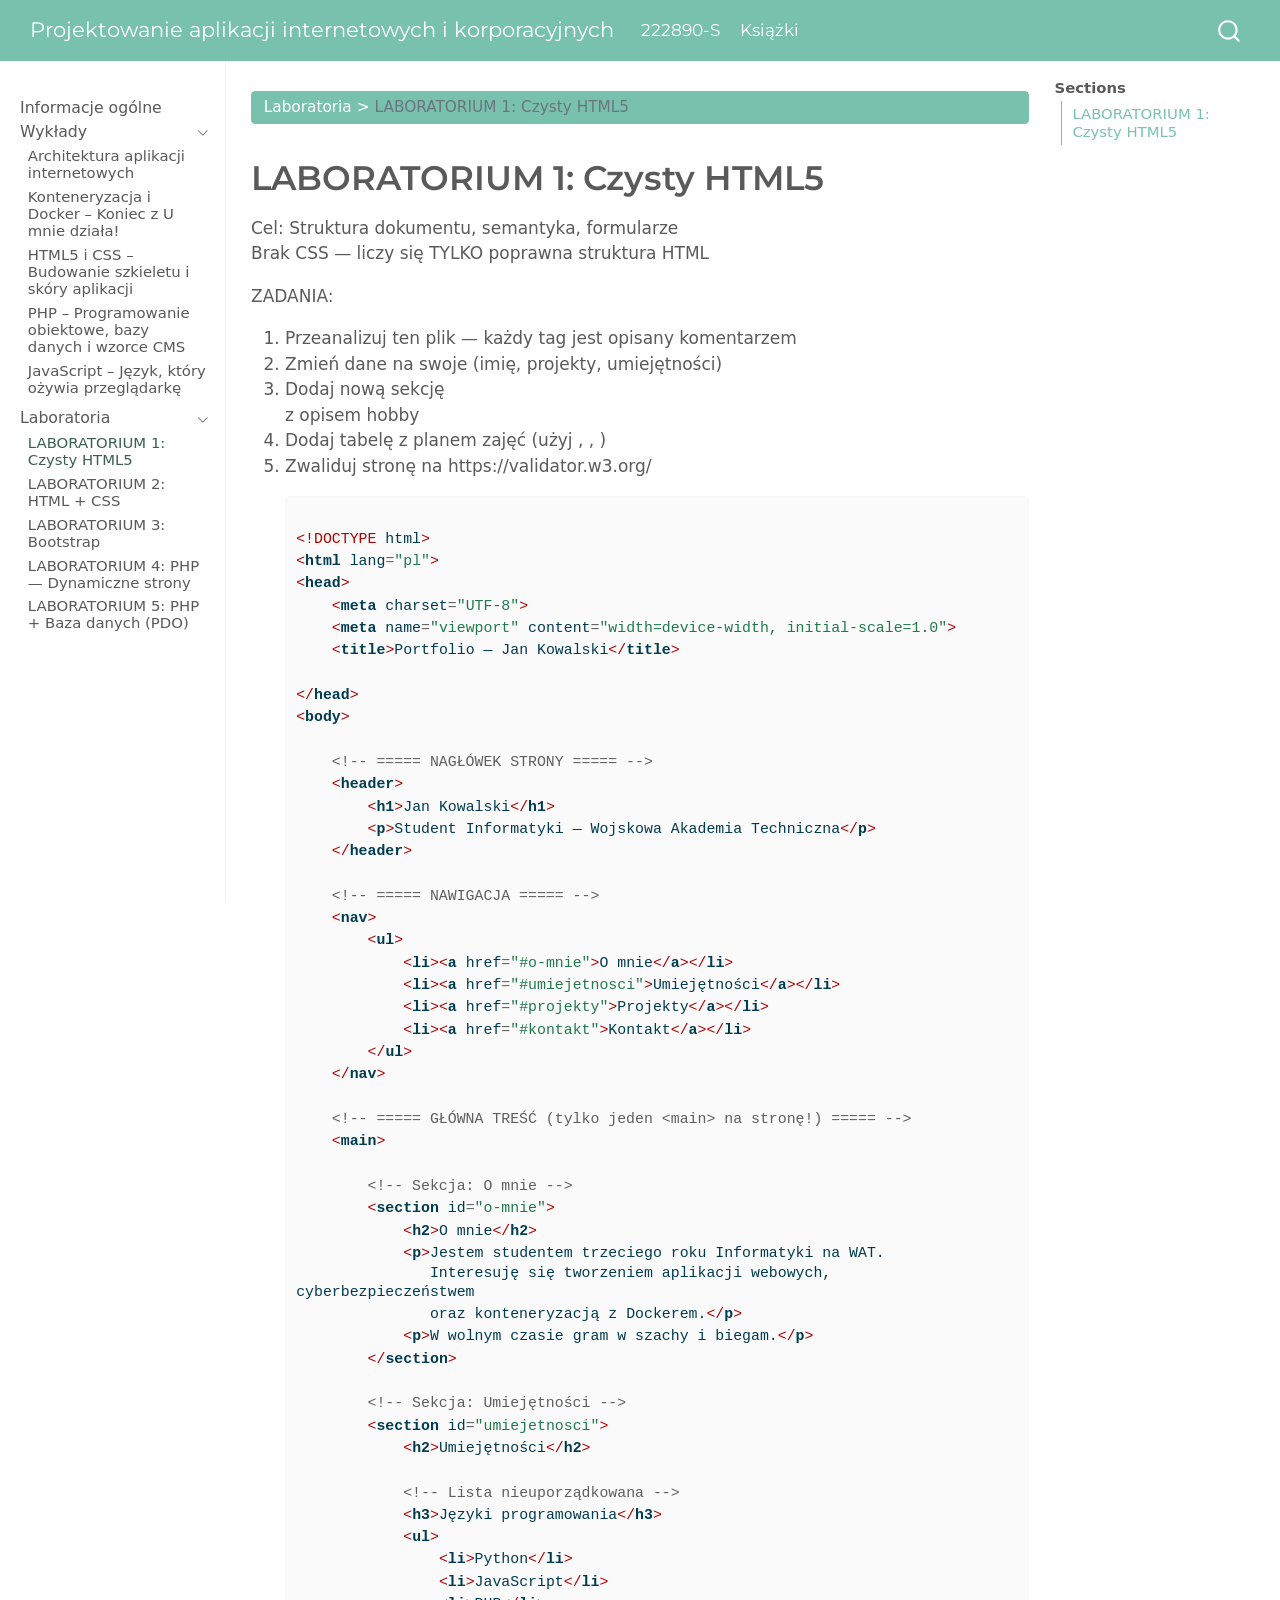
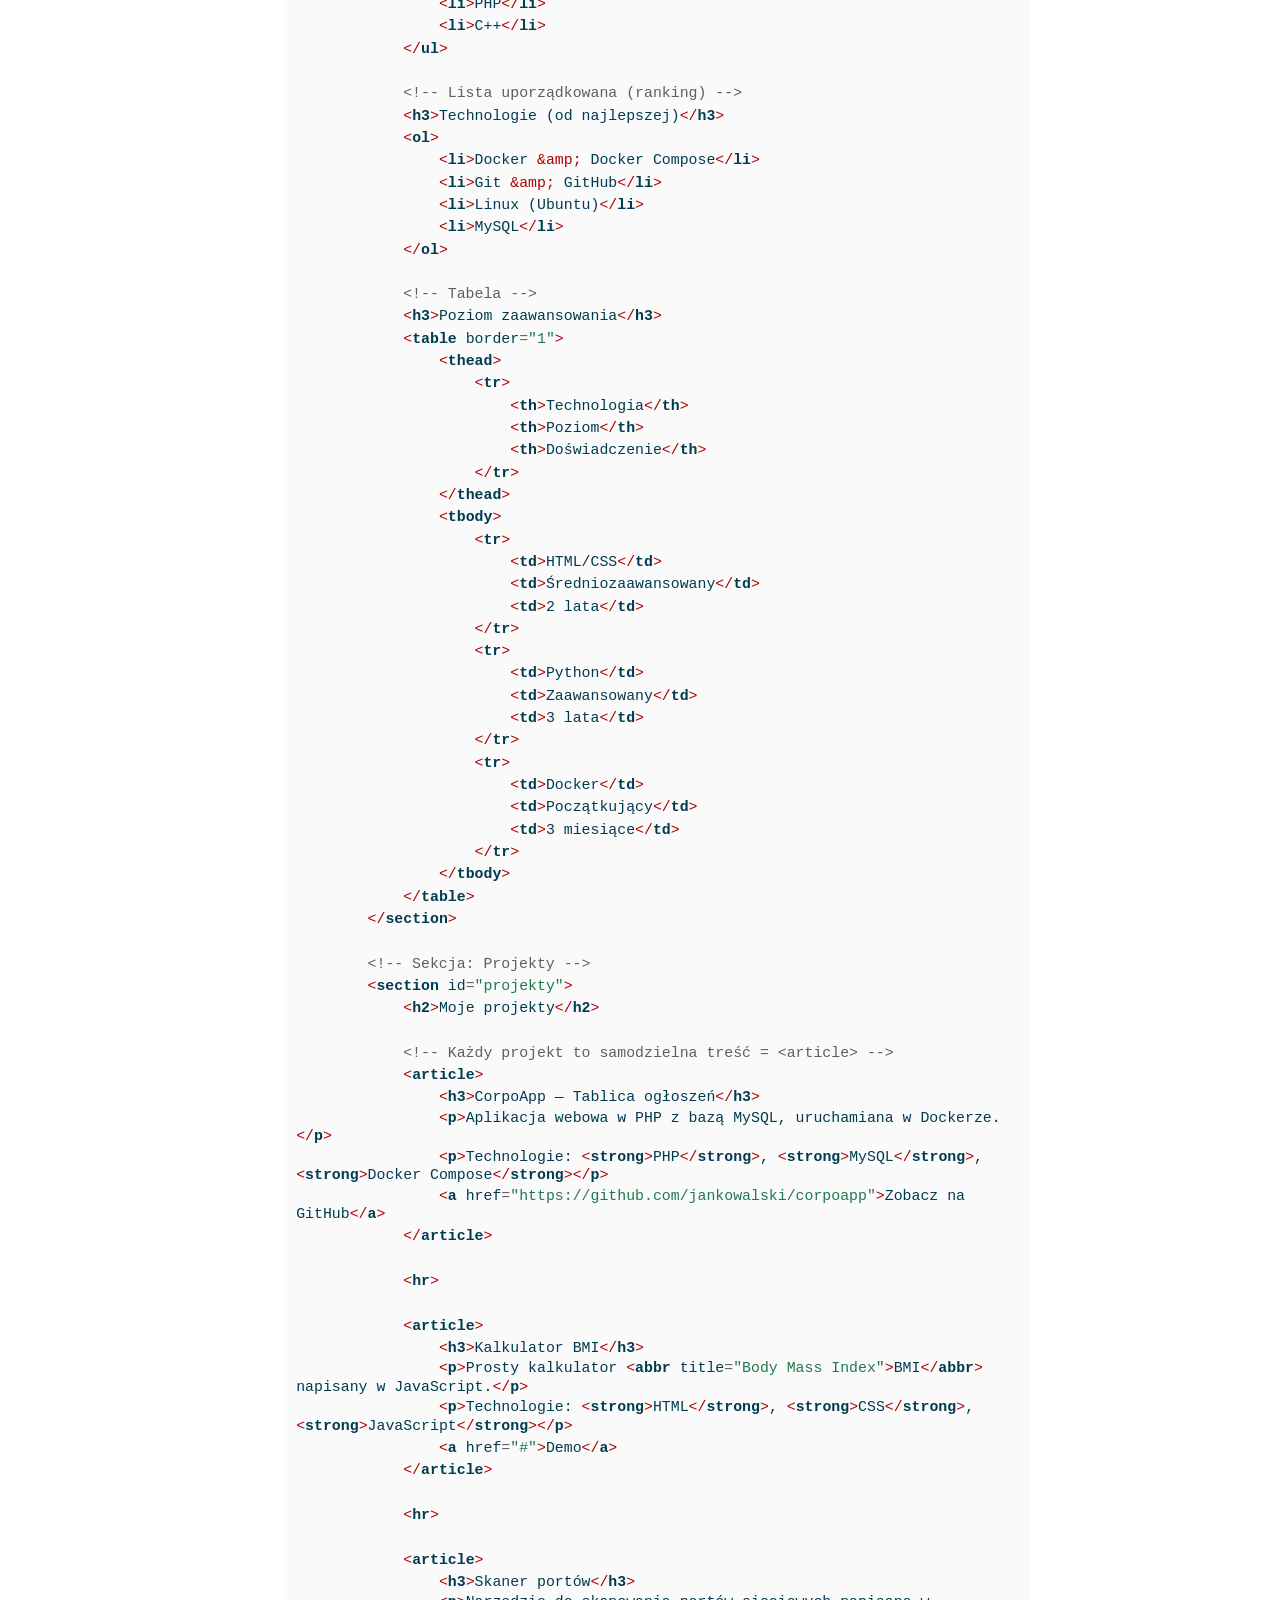
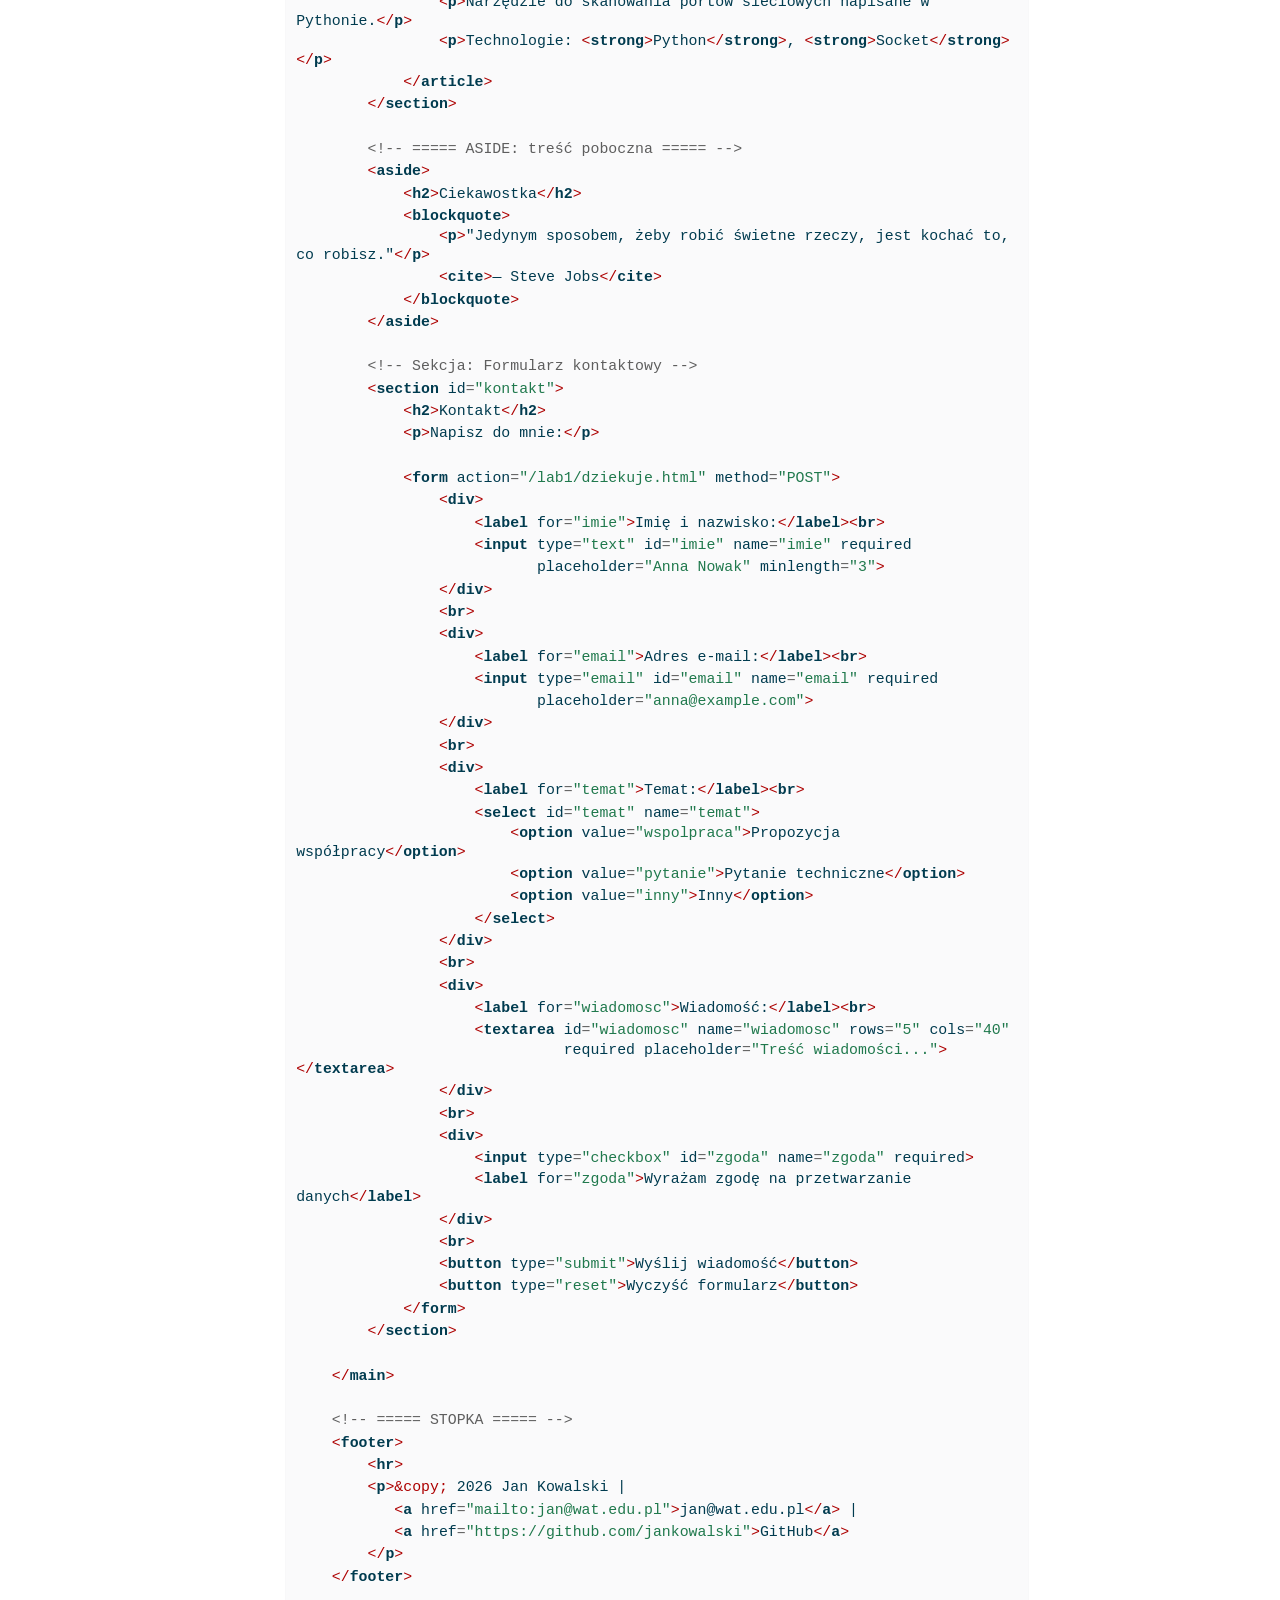
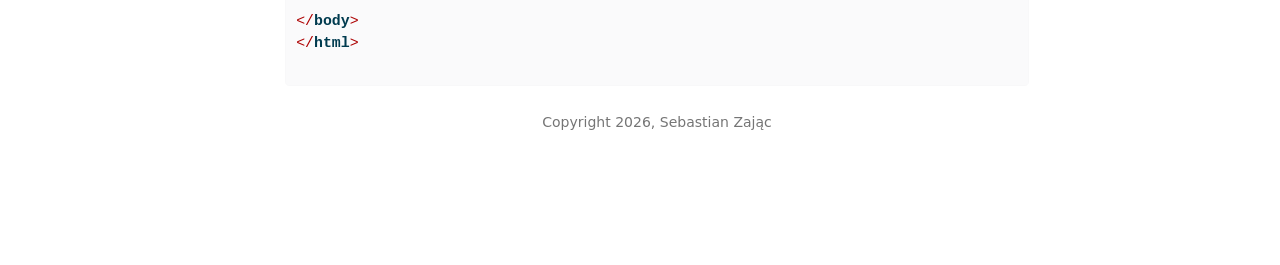
<file: docs/labs/lab1.html>
<!DOCTYPE html>
<html xmlns="http://www.w3.org/1999/xhtml" lang="en" xml:lang="en"><head>

<meta charset="utf-8">
<meta name="generator" content="quarto-1.8.27">

<meta name="viewport" content="width=device-width, initial-scale=1.0, user-scalable=yes">


<title>lab1 – Projektowanie aplikacji internetowych i korporacyjnych</title>
<style>
code{white-space: pre-wrap;}
span.smallcaps{font-variant: small-caps;}
div.columns{display: flex; gap: min(4vw, 1.5em);}
div.column{flex: auto; overflow-x: auto;}
div.hanging-indent{margin-left: 1.5em; text-indent: -1.5em;}
ul.task-list{list-style: none;}
ul.task-list li input[type="checkbox"] {
  width: 0.8em;
  margin: 0 0.8em 0.2em -1em; /* quarto-specific, see https://github.com/quarto-dev/quarto-cli/issues/4556 */ 
  vertical-align: middle;
}
/* CSS for syntax highlighting */
html { -webkit-text-size-adjust: 100%; }
pre > code.sourceCode { white-space: pre; position: relative; }
pre > code.sourceCode > span { display: inline-block; line-height: 1.25; }
pre > code.sourceCode > span:empty { height: 1.2em; }
.sourceCode { overflow: visible; }
code.sourceCode > span { color: inherit; text-decoration: inherit; }
div.sourceCode { margin: 1em 0; }
pre.sourceCode { margin: 0; }
@media screen {
div.sourceCode { overflow: auto; }
}
@media print {
pre > code.sourceCode { white-space: pre-wrap; }
pre > code.sourceCode > span { text-indent: -5em; padding-left: 5em; }
}
pre.numberSource code
  { counter-reset: source-line 0; }
pre.numberSource code > span
  { position: relative; left: -4em; counter-increment: source-line; }
pre.numberSource code > span > a:first-child::before
  { content: counter(source-line);
    position: relative; left: -1em; text-align: right; vertical-align: baseline;
    border: none; display: inline-block;
    -webkit-touch-callout: none; -webkit-user-select: none;
    -khtml-user-select: none; -moz-user-select: none;
    -ms-user-select: none; user-select: none;
    padding: 0 4px; width: 4em;
  }
pre.numberSource { margin-left: 3em;  padding-left: 4px; }
div.sourceCode
  {   }
@media screen {
pre > code.sourceCode > span > a:first-child::before { text-decoration: underline; }
}
</style>


<script src="../site_libs/quarto-nav/quarto-nav.js"></script>
<script src="../site_libs/quarto-nav/headroom.min.js"></script>
<script src="../site_libs/clipboard/clipboard.min.js"></script>
<script src="../site_libs/quarto-search/autocomplete.umd.js"></script>
<script src="../site_libs/quarto-search/fuse.min.js"></script>
<script src="../site_libs/quarto-search/quarto-search.js"></script>
<meta name="quarto:offset" content="../">
<script src="../site_libs/quarto-html/quarto.js" type="module"></script>
<script src="../site_libs/quarto-html/tabsets/tabsets.js" type="module"></script>
<script src="../site_libs/quarto-html/axe/axe-check.js" type="module"></script>
<script src="../site_libs/quarto-html/popper.min.js"></script>
<script src="../site_libs/quarto-html/tippy.umd.min.js"></script>
<script src="../site_libs/quarto-html/anchor.min.js"></script>
<link href="../site_libs/quarto-html/tippy.css" rel="stylesheet">
<link href="../site_libs/quarto-html/quarto-syntax-highlighting-ed96de9b727972fe78a7b5d16c58bf87.css" rel="stylesheet" id="quarto-text-highlighting-styles">
<script src="../site_libs/bootstrap/bootstrap.min.js"></script>
<link href="../site_libs/bootstrap/bootstrap-icons.css" rel="stylesheet">
<link href="../site_libs/bootstrap/bootstrap-8843a38191b55497cd032d3fc2c3d839.min.css" rel="stylesheet" append-hash="true" id="quarto-bootstrap" data-mode="light">
<script id="quarto-search-options" type="application/json">{
  "location": "navbar",
  "copy-button": false,
  "collapse-after": 3,
  "panel-placement": "end",
  "type": "overlay",
  "limit": 50,
  "keyboard-shortcut": [
    "f",
    "/",
    "s"
  ],
  "show-item-context": false,
  "language": {
    "search-no-results-text": "No results",
    "search-matching-documents-text": "matching documents",
    "search-copy-link-title": "Copy link to search",
    "search-hide-matches-text": "Hide additional matches",
    "search-more-match-text": "more match in this document",
    "search-more-matches-text": "more matches in this document",
    "search-clear-button-title": "Clear",
    "search-text-placeholder": "",
    "search-detached-cancel-button-title": "Cancel",
    "search-submit-button-title": "Submit",
    "search-label": "Search"
  }
}</script>


<link rel="stylesheet" href="../style.css">
</head>

<body class="nav-sidebar docked nav-fixed quarto-light">

<div id="quarto-search-results"></div>
  <header id="quarto-header" class="headroom fixed-top">
    <nav class="navbar navbar-expand-lg " data-bs-theme="dark">
      <div class="navbar-container container-fluid">
      <div class="navbar-brand-container mx-auto">
    <a class="navbar-brand" href="../index.html">
    <span class="navbar-title">Projektowanie aplikacji internetowych i korporacyjnych</span>
    </a>
  </div>
            <div id="quarto-search" class="" title="Search"></div>
          <button class="navbar-toggler" type="button" data-bs-toggle="collapse" data-bs-target="#navbarCollapse" aria-controls="navbarCollapse" role="menu" aria-expanded="false" aria-label="Toggle navigation" onclick="if (window.quartoToggleHeadroom) { window.quartoToggleHeadroom(); }">
  <span class="navbar-toggler-icon"></span>
</button>
          <div class="collapse navbar-collapse" id="navbarCollapse">
            <ul class="navbar-nav navbar-nav-scroll me-auto">
  <li class="nav-item">
    <a class="nav-link" href="../indexS.html"> 
<span class="menu-text">222890-S</span></a>
  </li>  
  <li class="nav-item">
    <a class="nav-link" href="../ksiazki.html"> 
<span class="menu-text">Książki</span></a>
  </li>  
</ul>
          </div> <!-- /navcollapse -->
            <div class="quarto-navbar-tools">
</div>
      </div> <!-- /container-fluid -->
    </nav>
  <nav class="quarto-secondary-nav">
    <div class="container-fluid d-flex">
      <button type="button" class="quarto-btn-toggle btn" data-bs-toggle="collapse" role="button" data-bs-target=".quarto-sidebar-collapse-item" aria-controls="quarto-sidebar" aria-expanded="false" aria-label="Toggle sidebar navigation" onclick="if (window.quartoToggleHeadroom) { window.quartoToggleHeadroom(); }">
        <i class="bi bi-layout-text-sidebar-reverse"></i>
      </button>
        <nav class="quarto-page-breadcrumbs" aria-label="breadcrumb"><ol class="breadcrumb"><li class="breadcrumb-item"><a href="../labs/lab1.html">Laboratoria</a></li><li class="breadcrumb-item"><a href="../labs/lab1.html">LABORATORIUM 1: Czysty HTML5</a></li></ol></nav>
        <a class="flex-grow-1" role="navigation" data-bs-toggle="collapse" data-bs-target=".quarto-sidebar-collapse-item" aria-controls="quarto-sidebar" aria-expanded="false" aria-label="Toggle sidebar navigation" onclick="if (window.quartoToggleHeadroom) { window.quartoToggleHeadroom(); }">      
        </a>
    </div>
  </nav>
</header>
<!-- content -->
<div id="quarto-content" class="quarto-container page-columns page-rows-contents page-layout-article page-navbar">
<!-- sidebar -->
  <nav id="quarto-sidebar" class="sidebar collapse collapse-horizontal quarto-sidebar-collapse-item sidebar-navigation docked overflow-auto">
    <div class="sidebar-menu-container"> 
    <ul class="list-unstyled mt-1">
        <li class="sidebar-item">
  <div class="sidebar-item-container"> 
  <a href="../index.html" class="sidebar-item-text sidebar-link">
 <span class="menu-text">Informacje ogólne</span></a>
  </div>
</li>
        <li class="sidebar-item sidebar-item-section">
      <div class="sidebar-item-container"> 
            <a class="sidebar-item-text sidebar-link text-start" data-bs-toggle="collapse" data-bs-target="#quarto-sidebar-section-1" role="navigation" aria-expanded="true">
 <span class="menu-text">Wykłady</span></a>
          <a class="sidebar-item-toggle text-start" data-bs-toggle="collapse" data-bs-target="#quarto-sidebar-section-1" role="navigation" aria-expanded="true" aria-label="Toggle section">
            <i class="bi bi-chevron-right ms-2"></i>
          </a> 
      </div>
      <ul id="quarto-sidebar-section-1" class="collapse list-unstyled sidebar-section depth1 show">  
          <li class="sidebar-item">
  <div class="sidebar-item-container"> 
  <a href="../lectures/wyklad1.html" class="sidebar-item-text sidebar-link">
 <span class="menu-text">Architektura aplikacji internetowych</span></a>
  </div>
</li>
          <li class="sidebar-item">
  <div class="sidebar-item-container"> 
  <a href="../lectures/wyklad2.html" class="sidebar-item-text sidebar-link">
 <span class="menu-text">Konteneryzacja i Docker – Koniec z U mnie działa!</span></a>
  </div>
</li>
          <li class="sidebar-item">
  <div class="sidebar-item-container"> 
  <a href="../lectures/wyklad3.html" class="sidebar-item-text sidebar-link">
 <span class="menu-text">HTML5 i CSS – Budowanie szkieletu i skóry aplikacji</span></a>
  </div>
</li>
          <li class="sidebar-item">
  <div class="sidebar-item-container"> 
  <a href="../lectures/wyklad4.html" class="sidebar-item-text sidebar-link">
 <span class="menu-text">PHP – Programowanie obiektowe, bazy danych i wzorce CMS</span></a>
  </div>
</li>
          <li class="sidebar-item">
  <div class="sidebar-item-container"> 
  <a href="../lectures/wyklad5.html" class="sidebar-item-text sidebar-link">
 <span class="menu-text">JavaScript – Język, który ożywia przeglądarkę</span></a>
  </div>
</li>
      </ul>
  </li>
        <li class="sidebar-item sidebar-item-section">
      <div class="sidebar-item-container"> 
            <a class="sidebar-item-text sidebar-link text-start" data-bs-toggle="collapse" data-bs-target="#quarto-sidebar-section-2" role="navigation" aria-expanded="true">
 <span class="menu-text">Laboratoria</span></a>
          <a class="sidebar-item-toggle text-start" data-bs-toggle="collapse" data-bs-target="#quarto-sidebar-section-2" role="navigation" aria-expanded="true" aria-label="Toggle section">
            <i class="bi bi-chevron-right ms-2"></i>
          </a> 
      </div>
      <ul id="quarto-sidebar-section-2" class="collapse list-unstyled sidebar-section depth1 show">  
          <li class="sidebar-item">
  <div class="sidebar-item-container"> 
  <a href="../labs/lab1.html" class="sidebar-item-text sidebar-link active">
 <span class="menu-text">LABORATORIUM 1: Czysty HTML5</span></a>
  </div>
</li>
          <li class="sidebar-item">
  <div class="sidebar-item-container"> 
  <a href="../labs/lab2.html" class="sidebar-item-text sidebar-link">
 <span class="menu-text">LABORATORIUM 2: HTML + CSS</span></a>
  </div>
</li>
          <li class="sidebar-item">
  <div class="sidebar-item-container"> 
  <a href="../labs/lab3.html" class="sidebar-item-text sidebar-link">
 <span class="menu-text">LABORATORIUM 3: Bootstrap</span></a>
  </div>
</li>
          <li class="sidebar-item">
  <div class="sidebar-item-container"> 
  <a href="../labs/lab4.html" class="sidebar-item-text sidebar-link">
 <span class="menu-text">LABORATORIUM 4: PHP — Dynamiczne strony</span></a>
  </div>
</li>
          <li class="sidebar-item">
  <div class="sidebar-item-container"> 
  <a href="../labs/lab5.html" class="sidebar-item-text sidebar-link">
 <span class="menu-text">LABORATORIUM 5: PHP + Baza danych (PDO)</span></a>
  </div>
</li>
      </ul>
  </li>
    </ul>
    </div>
</nav>
<div id="quarto-sidebar-glass" class="quarto-sidebar-collapse-item" data-bs-toggle="collapse" data-bs-target=".quarto-sidebar-collapse-item"></div>
<!-- margin-sidebar -->
    <div id="quarto-margin-sidebar" class="sidebar margin-sidebar">
        <nav id="TOC" role="doc-toc" class="toc-active">
    <h2 id="toc-title"><strong>Sections</strong></h2>
   
  <ul class="collapse">
  <li><a href="#laboratorium-1-czysty-html5" id="toc-laboratorium-1-czysty-html5" class="nav-link active" data-scroll-target="#laboratorium-1-czysty-html5">LABORATORIUM 1: Czysty HTML5</a></li>
  </ul>
</nav>
    </div>
<!-- main -->
<main class="content" id="quarto-document-content"><header id="title-block-header" class="quarto-title-block"><nav class="quarto-page-breadcrumbs quarto-title-breadcrumbs d-none d-lg-block" aria-label="breadcrumb"><ol class="breadcrumb"><li class="breadcrumb-item"><a href="../labs/lab1.html">Laboratoria</a></li><li class="breadcrumb-item"><a href="../labs/lab1.html">LABORATORIUM 1: Czysty HTML5</a></li></ol></nav></header>




<section id="laboratorium-1-czysty-html5" class="level1">
<h1>LABORATORIUM 1: Czysty HTML5</h1>
<p>Cel: Struktura dokumentu, semantyka, formularze<br>
Brak CSS — liczy się TYLKO poprawna struktura HTML</p>
<p>ZADANIA:</p>
<ol type="1">
<li>Przeanalizuj ten plik — każdy tag jest opisany komentarzem</li>
<li>Zmień dane na swoje (imię, projekty, umiejętności)</li>
<li>Dodaj nową sekcję
<section>
z opisem hobby</section></li>
<li>Dodaj tabelę z planem zajęć (użyj

,

,

)<li>Zwaliduj stronę na https://validator.w3.org/</li><div class="code-copy-outer-scaffold"><div class="sourceCode" id="cb1"><pre class="sourceCode html code-with-copy"><code class="sourceCode html"><span id="cb1-1"><a href="#cb1-1" aria-hidden="true" tabindex="-1"></a></span>
<span id="cb1-2"><a href="#cb1-2" aria-hidden="true" tabindex="-1"></a><span class="dt">&lt;!DOCTYPE</span> html<span class="dt">&gt;</span></span>
<span id="cb1-3"><a href="#cb1-3" aria-hidden="true" tabindex="-1"></a><span class="dt">&lt;</span><span class="kw">html</span><span class="ot"> lang</span><span class="op">=</span><span class="st">"pl"</span><span class="dt">&gt;</span></span>
<span id="cb1-4"><a href="#cb1-4" aria-hidden="true" tabindex="-1"></a><span class="dt">&lt;</span><span class="kw">head</span><span class="dt">&gt;</span></span>
<span id="cb1-5"><a href="#cb1-5" aria-hidden="true" tabindex="-1"></a>    <span class="dt">&lt;</span><span class="kw">meta</span><span class="ot"> charset</span><span class="op">=</span><span class="st">"UTF-8"</span><span class="dt">&gt;</span></span>
<span id="cb1-6"><a href="#cb1-6" aria-hidden="true" tabindex="-1"></a>    <span class="dt">&lt;</span><span class="kw">meta</span><span class="ot"> name</span><span class="op">=</span><span class="st">"viewport"</span><span class="ot"> content</span><span class="op">=</span><span class="st">"width=device-width, initial-scale=1.0"</span><span class="dt">&gt;</span></span>
<span id="cb1-7"><a href="#cb1-7" aria-hidden="true" tabindex="-1"></a>    <span class="dt">&lt;</span><span class="kw">title</span><span class="dt">&gt;</span>Portfolio — Jan Kowalski<span class="dt">&lt;/</span><span class="kw">title</span><span class="dt">&gt;</span></span>
<span id="cb1-8"><a href="#cb1-8" aria-hidden="true" tabindex="-1"></a>    </span>
<span id="cb1-9"><a href="#cb1-9" aria-hidden="true" tabindex="-1"></a><span class="dt">&lt;/</span><span class="kw">head</span><span class="dt">&gt;</span></span>
<span id="cb1-10"><a href="#cb1-10" aria-hidden="true" tabindex="-1"></a><span class="dt">&lt;</span><span class="kw">body</span><span class="dt">&gt;</span></span>
<span id="cb1-11"><a href="#cb1-11" aria-hidden="true" tabindex="-1"></a></span>
<span id="cb1-12"><a href="#cb1-12" aria-hidden="true" tabindex="-1"></a>    <span class="co">&lt;!-- ===== NAGŁÓWEK STRONY ===== --&gt;</span></span>
<span id="cb1-13"><a href="#cb1-13" aria-hidden="true" tabindex="-1"></a>    <span class="dt">&lt;</span><span class="kw">header</span><span class="dt">&gt;</span></span>
<span id="cb1-14"><a href="#cb1-14" aria-hidden="true" tabindex="-1"></a>        <span class="dt">&lt;</span><span class="kw">h1</span><span class="dt">&gt;</span>Jan Kowalski<span class="dt">&lt;/</span><span class="kw">h1</span><span class="dt">&gt;</span></span>
<span id="cb1-15"><a href="#cb1-15" aria-hidden="true" tabindex="-1"></a>        <span class="dt">&lt;</span><span class="kw">p</span><span class="dt">&gt;</span>Student Informatyki — Wojskowa Akademia Techniczna<span class="dt">&lt;/</span><span class="kw">p</span><span class="dt">&gt;</span></span>
<span id="cb1-16"><a href="#cb1-16" aria-hidden="true" tabindex="-1"></a>    <span class="dt">&lt;/</span><span class="kw">header</span><span class="dt">&gt;</span></span>
<span id="cb1-17"><a href="#cb1-17" aria-hidden="true" tabindex="-1"></a></span>
<span id="cb1-18"><a href="#cb1-18" aria-hidden="true" tabindex="-1"></a>    <span class="co">&lt;!-- ===== NAWIGACJA ===== --&gt;</span></span>
<span id="cb1-19"><a href="#cb1-19" aria-hidden="true" tabindex="-1"></a>    <span class="dt">&lt;</span><span class="kw">nav</span><span class="dt">&gt;</span></span>
<span id="cb1-20"><a href="#cb1-20" aria-hidden="true" tabindex="-1"></a>        <span class="dt">&lt;</span><span class="kw">ul</span><span class="dt">&gt;</span></span>
<span id="cb1-21"><a href="#cb1-21" aria-hidden="true" tabindex="-1"></a>            <span class="dt">&lt;</span><span class="kw">li</span><span class="dt">&gt;&lt;</span><span class="kw">a</span><span class="ot"> href</span><span class="op">=</span><span class="st">"#o-mnie"</span><span class="dt">&gt;</span>O mnie<span class="dt">&lt;/</span><span class="kw">a</span><span class="dt">&gt;&lt;/</span><span class="kw">li</span><span class="dt">&gt;</span></span>
<span id="cb1-22"><a href="#cb1-22" aria-hidden="true" tabindex="-1"></a>            <span class="dt">&lt;</span><span class="kw">li</span><span class="dt">&gt;&lt;</span><span class="kw">a</span><span class="ot"> href</span><span class="op">=</span><span class="st">"#umiejetnosci"</span><span class="dt">&gt;</span>Umiejętności<span class="dt">&lt;/</span><span class="kw">a</span><span class="dt">&gt;&lt;/</span><span class="kw">li</span><span class="dt">&gt;</span></span>
<span id="cb1-23"><a href="#cb1-23" aria-hidden="true" tabindex="-1"></a>            <span class="dt">&lt;</span><span class="kw">li</span><span class="dt">&gt;&lt;</span><span class="kw">a</span><span class="ot"> href</span><span class="op">=</span><span class="st">"#projekty"</span><span class="dt">&gt;</span>Projekty<span class="dt">&lt;/</span><span class="kw">a</span><span class="dt">&gt;&lt;/</span><span class="kw">li</span><span class="dt">&gt;</span></span>
<span id="cb1-24"><a href="#cb1-24" aria-hidden="true" tabindex="-1"></a>            <span class="dt">&lt;</span><span class="kw">li</span><span class="dt">&gt;&lt;</span><span class="kw">a</span><span class="ot"> href</span><span class="op">=</span><span class="st">"#kontakt"</span><span class="dt">&gt;</span>Kontakt<span class="dt">&lt;/</span><span class="kw">a</span><span class="dt">&gt;&lt;/</span><span class="kw">li</span><span class="dt">&gt;</span></span>
<span id="cb1-25"><a href="#cb1-25" aria-hidden="true" tabindex="-1"></a>        <span class="dt">&lt;/</span><span class="kw">ul</span><span class="dt">&gt;</span></span>
<span id="cb1-26"><a href="#cb1-26" aria-hidden="true" tabindex="-1"></a>    <span class="dt">&lt;/</span><span class="kw">nav</span><span class="dt">&gt;</span></span>
<span id="cb1-27"><a href="#cb1-27" aria-hidden="true" tabindex="-1"></a></span>
<span id="cb1-28"><a href="#cb1-28" aria-hidden="true" tabindex="-1"></a>    <span class="co">&lt;!-- ===== GŁÓWNA TREŚĆ (tylko jeden &lt;main&gt; na stronę!) ===== --&gt;</span></span>
<span id="cb1-29"><a href="#cb1-29" aria-hidden="true" tabindex="-1"></a>    <span class="dt">&lt;</span><span class="kw">main</span><span class="dt">&gt;</span></span>
<span id="cb1-30"><a href="#cb1-30" aria-hidden="true" tabindex="-1"></a></span>
<span id="cb1-31"><a href="#cb1-31" aria-hidden="true" tabindex="-1"></a>        <span class="co">&lt;!-- Sekcja: O mnie --&gt;</span></span>
<span id="cb1-32"><a href="#cb1-32" aria-hidden="true" tabindex="-1"></a>        <span class="dt">&lt;</span><span class="kw">section</span><span class="ot"> id</span><span class="op">=</span><span class="st">"o-mnie"</span><span class="dt">&gt;</span></span>
<span id="cb1-33"><a href="#cb1-33" aria-hidden="true" tabindex="-1"></a>            <span class="dt">&lt;</span><span class="kw">h2</span><span class="dt">&gt;</span>O mnie<span class="dt">&lt;/</span><span class="kw">h2</span><span class="dt">&gt;</span></span>
<span id="cb1-34"><a href="#cb1-34" aria-hidden="true" tabindex="-1"></a>            <span class="dt">&lt;</span><span class="kw">p</span><span class="dt">&gt;</span>Jestem studentem trzeciego roku Informatyki na WAT. </span>
<span id="cb1-35"><a href="#cb1-35" aria-hidden="true" tabindex="-1"></a>               Interesuję się tworzeniem aplikacji webowych, cyberbezpieczeństwem </span>
<span id="cb1-36"><a href="#cb1-36" aria-hidden="true" tabindex="-1"></a>               oraz konteneryzacją z Dockerem.<span class="dt">&lt;/</span><span class="kw">p</span><span class="dt">&gt;</span></span>
<span id="cb1-37"><a href="#cb1-37" aria-hidden="true" tabindex="-1"></a>            <span class="dt">&lt;</span><span class="kw">p</span><span class="dt">&gt;</span>W wolnym czasie gram w szachy i biegam.<span class="dt">&lt;/</span><span class="kw">p</span><span class="dt">&gt;</span></span>
<span id="cb1-38"><a href="#cb1-38" aria-hidden="true" tabindex="-1"></a>        <span class="dt">&lt;/</span><span class="kw">section</span><span class="dt">&gt;</span></span>
<span id="cb1-39"><a href="#cb1-39" aria-hidden="true" tabindex="-1"></a></span>
<span id="cb1-40"><a href="#cb1-40" aria-hidden="true" tabindex="-1"></a>        <span class="co">&lt;!-- Sekcja: Umiejętności --&gt;</span></span>
<span id="cb1-41"><a href="#cb1-41" aria-hidden="true" tabindex="-1"></a>        <span class="dt">&lt;</span><span class="kw">section</span><span class="ot"> id</span><span class="op">=</span><span class="st">"umiejetnosci"</span><span class="dt">&gt;</span></span>
<span id="cb1-42"><a href="#cb1-42" aria-hidden="true" tabindex="-1"></a>            <span class="dt">&lt;</span><span class="kw">h2</span><span class="dt">&gt;</span>Umiejętności<span class="dt">&lt;/</span><span class="kw">h2</span><span class="dt">&gt;</span></span>
<span id="cb1-43"><a href="#cb1-43" aria-hidden="true" tabindex="-1"></a></span>
<span id="cb1-44"><a href="#cb1-44" aria-hidden="true" tabindex="-1"></a>            <span class="co">&lt;!-- Lista nieuporządkowana --&gt;</span></span>
<span id="cb1-45"><a href="#cb1-45" aria-hidden="true" tabindex="-1"></a>            <span class="dt">&lt;</span><span class="kw">h3</span><span class="dt">&gt;</span>Języki programowania<span class="dt">&lt;/</span><span class="kw">h3</span><span class="dt">&gt;</span></span>
<span id="cb1-46"><a href="#cb1-46" aria-hidden="true" tabindex="-1"></a>            <span class="dt">&lt;</span><span class="kw">ul</span><span class="dt">&gt;</span></span>
<span id="cb1-47"><a href="#cb1-47" aria-hidden="true" tabindex="-1"></a>                <span class="dt">&lt;</span><span class="kw">li</span><span class="dt">&gt;</span>Python<span class="dt">&lt;/</span><span class="kw">li</span><span class="dt">&gt;</span></span>
<span id="cb1-48"><a href="#cb1-48" aria-hidden="true" tabindex="-1"></a>                <span class="dt">&lt;</span><span class="kw">li</span><span class="dt">&gt;</span>JavaScript<span class="dt">&lt;/</span><span class="kw">li</span><span class="dt">&gt;</span></span>
<span id="cb1-49"><a href="#cb1-49" aria-hidden="true" tabindex="-1"></a>                <span class="dt">&lt;</span><span class="kw">li</span><span class="dt">&gt;</span>PHP<span class="dt">&lt;/</span><span class="kw">li</span><span class="dt">&gt;</span></span>
<span id="cb1-50"><a href="#cb1-50" aria-hidden="true" tabindex="-1"></a>                <span class="dt">&lt;</span><span class="kw">li</span><span class="dt">&gt;</span>C++<span class="dt">&lt;/</span><span class="kw">li</span><span class="dt">&gt;</span></span>
<span id="cb1-51"><a href="#cb1-51" aria-hidden="true" tabindex="-1"></a>            <span class="dt">&lt;/</span><span class="kw">ul</span><span class="dt">&gt;</span></span>
<span id="cb1-52"><a href="#cb1-52" aria-hidden="true" tabindex="-1"></a></span>
<span id="cb1-53"><a href="#cb1-53" aria-hidden="true" tabindex="-1"></a>            <span class="co">&lt;!-- Lista uporządkowana (ranking) --&gt;</span></span>
<span id="cb1-54"><a href="#cb1-54" aria-hidden="true" tabindex="-1"></a>            <span class="dt">&lt;</span><span class="kw">h3</span><span class="dt">&gt;</span>Technologie (od najlepszej)<span class="dt">&lt;/</span><span class="kw">h3</span><span class="dt">&gt;</span></span>
<span id="cb1-55"><a href="#cb1-55" aria-hidden="true" tabindex="-1"></a>            <span class="dt">&lt;</span><span class="kw">ol</span><span class="dt">&gt;</span></span>
<span id="cb1-56"><a href="#cb1-56" aria-hidden="true" tabindex="-1"></a>                <span class="dt">&lt;</span><span class="kw">li</span><span class="dt">&gt;</span>Docker <span class="dv">&amp;amp;</span> Docker Compose<span class="dt">&lt;/</span><span class="kw">li</span><span class="dt">&gt;</span></span>
<span id="cb1-57"><a href="#cb1-57" aria-hidden="true" tabindex="-1"></a>                <span class="dt">&lt;</span><span class="kw">li</span><span class="dt">&gt;</span>Git <span class="dv">&amp;amp;</span> GitHub<span class="dt">&lt;/</span><span class="kw">li</span><span class="dt">&gt;</span></span>
<span id="cb1-58"><a href="#cb1-58" aria-hidden="true" tabindex="-1"></a>                <span class="dt">&lt;</span><span class="kw">li</span><span class="dt">&gt;</span>Linux (Ubuntu)<span class="dt">&lt;/</span><span class="kw">li</span><span class="dt">&gt;</span></span>
<span id="cb1-59"><a href="#cb1-59" aria-hidden="true" tabindex="-1"></a>                <span class="dt">&lt;</span><span class="kw">li</span><span class="dt">&gt;</span>MySQL<span class="dt">&lt;/</span><span class="kw">li</span><span class="dt">&gt;</span></span>
<span id="cb1-60"><a href="#cb1-60" aria-hidden="true" tabindex="-1"></a>            <span class="dt">&lt;/</span><span class="kw">ol</span><span class="dt">&gt;</span></span>
<span id="cb1-61"><a href="#cb1-61" aria-hidden="true" tabindex="-1"></a></span>
<span id="cb1-62"><a href="#cb1-62" aria-hidden="true" tabindex="-1"></a>            <span class="co">&lt;!-- Tabela --&gt;</span></span>
<span id="cb1-63"><a href="#cb1-63" aria-hidden="true" tabindex="-1"></a>            <span class="dt">&lt;</span><span class="kw">h3</span><span class="dt">&gt;</span>Poziom zaawansowania<span class="dt">&lt;/</span><span class="kw">h3</span><span class="dt">&gt;</span></span>
<span id="cb1-64"><a href="#cb1-64" aria-hidden="true" tabindex="-1"></a>            <span class="dt">&lt;</span><span class="kw">table</span><span class="ot"> border</span><span class="op">=</span><span class="st">"1"</span><span class="dt">&gt;</span></span>
<span id="cb1-65"><a href="#cb1-65" aria-hidden="true" tabindex="-1"></a>                <span class="dt">&lt;</span><span class="kw">thead</span><span class="dt">&gt;</span></span>
<span id="cb1-66"><a href="#cb1-66" aria-hidden="true" tabindex="-1"></a>                    <span class="dt">&lt;</span><span class="kw">tr</span><span class="dt">&gt;</span></span>
<span id="cb1-67"><a href="#cb1-67" aria-hidden="true" tabindex="-1"></a>                        <span class="dt">&lt;</span><span class="kw">th</span><span class="dt">&gt;</span>Technologia<span class="dt">&lt;/</span><span class="kw">th</span><span class="dt">&gt;</span></span>
<span id="cb1-68"><a href="#cb1-68" aria-hidden="true" tabindex="-1"></a>                        <span class="dt">&lt;</span><span class="kw">th</span><span class="dt">&gt;</span>Poziom<span class="dt">&lt;/</span><span class="kw">th</span><span class="dt">&gt;</span></span>
<span id="cb1-69"><a href="#cb1-69" aria-hidden="true" tabindex="-1"></a>                        <span class="dt">&lt;</span><span class="kw">th</span><span class="dt">&gt;</span>Doświadczenie<span class="dt">&lt;/</span><span class="kw">th</span><span class="dt">&gt;</span></span>
<span id="cb1-70"><a href="#cb1-70" aria-hidden="true" tabindex="-1"></a>                    <span class="dt">&lt;/</span><span class="kw">tr</span><span class="dt">&gt;</span></span>
<span id="cb1-71"><a href="#cb1-71" aria-hidden="true" tabindex="-1"></a>                <span class="dt">&lt;/</span><span class="kw">thead</span><span class="dt">&gt;</span></span>
<span id="cb1-72"><a href="#cb1-72" aria-hidden="true" tabindex="-1"></a>                <span class="dt">&lt;</span><span class="kw">tbody</span><span class="dt">&gt;</span></span>
<span id="cb1-73"><a href="#cb1-73" aria-hidden="true" tabindex="-1"></a>                    <span class="dt">&lt;</span><span class="kw">tr</span><span class="dt">&gt;</span></span>
<span id="cb1-74"><a href="#cb1-74" aria-hidden="true" tabindex="-1"></a>                        <span class="dt">&lt;</span><span class="kw">td</span><span class="dt">&gt;</span>HTML/CSS<span class="dt">&lt;/</span><span class="kw">td</span><span class="dt">&gt;</span></span>
<span id="cb1-75"><a href="#cb1-75" aria-hidden="true" tabindex="-1"></a>                        <span class="dt">&lt;</span><span class="kw">td</span><span class="dt">&gt;</span>Średniozaawansowany<span class="dt">&lt;/</span><span class="kw">td</span><span class="dt">&gt;</span></span>
<span id="cb1-76"><a href="#cb1-76" aria-hidden="true" tabindex="-1"></a>                        <span class="dt">&lt;</span><span class="kw">td</span><span class="dt">&gt;</span>2 lata<span class="dt">&lt;/</span><span class="kw">td</span><span class="dt">&gt;</span></span>
<span id="cb1-77"><a href="#cb1-77" aria-hidden="true" tabindex="-1"></a>                    <span class="dt">&lt;/</span><span class="kw">tr</span><span class="dt">&gt;</span></span>
<span id="cb1-78"><a href="#cb1-78" aria-hidden="true" tabindex="-1"></a>                    <span class="dt">&lt;</span><span class="kw">tr</span><span class="dt">&gt;</span></span>
<span id="cb1-79"><a href="#cb1-79" aria-hidden="true" tabindex="-1"></a>                        <span class="dt">&lt;</span><span class="kw">td</span><span class="dt">&gt;</span>Python<span class="dt">&lt;/</span><span class="kw">td</span><span class="dt">&gt;</span></span>
<span id="cb1-80"><a href="#cb1-80" aria-hidden="true" tabindex="-1"></a>                        <span class="dt">&lt;</span><span class="kw">td</span><span class="dt">&gt;</span>Zaawansowany<span class="dt">&lt;/</span><span class="kw">td</span><span class="dt">&gt;</span></span>
<span id="cb1-81"><a href="#cb1-81" aria-hidden="true" tabindex="-1"></a>                        <span class="dt">&lt;</span><span class="kw">td</span><span class="dt">&gt;</span>3 lata<span class="dt">&lt;/</span><span class="kw">td</span><span class="dt">&gt;</span></span>
<span id="cb1-82"><a href="#cb1-82" aria-hidden="true" tabindex="-1"></a>                    <span class="dt">&lt;/</span><span class="kw">tr</span><span class="dt">&gt;</span></span>
<span id="cb1-83"><a href="#cb1-83" aria-hidden="true" tabindex="-1"></a>                    <span class="dt">&lt;</span><span class="kw">tr</span><span class="dt">&gt;</span></span>
<span id="cb1-84"><a href="#cb1-84" aria-hidden="true" tabindex="-1"></a>                        <span class="dt">&lt;</span><span class="kw">td</span><span class="dt">&gt;</span>Docker<span class="dt">&lt;/</span><span class="kw">td</span><span class="dt">&gt;</span></span>
<span id="cb1-85"><a href="#cb1-85" aria-hidden="true" tabindex="-1"></a>                        <span class="dt">&lt;</span><span class="kw">td</span><span class="dt">&gt;</span>Początkujący<span class="dt">&lt;/</span><span class="kw">td</span><span class="dt">&gt;</span></span>
<span id="cb1-86"><a href="#cb1-86" aria-hidden="true" tabindex="-1"></a>                        <span class="dt">&lt;</span><span class="kw">td</span><span class="dt">&gt;</span>3 miesiące<span class="dt">&lt;/</span><span class="kw">td</span><span class="dt">&gt;</span></span>
<span id="cb1-87"><a href="#cb1-87" aria-hidden="true" tabindex="-1"></a>                    <span class="dt">&lt;/</span><span class="kw">tr</span><span class="dt">&gt;</span></span>
<span id="cb1-88"><a href="#cb1-88" aria-hidden="true" tabindex="-1"></a>                <span class="dt">&lt;/</span><span class="kw">tbody</span><span class="dt">&gt;</span></span>
<span id="cb1-89"><a href="#cb1-89" aria-hidden="true" tabindex="-1"></a>            <span class="dt">&lt;/</span><span class="kw">table</span><span class="dt">&gt;</span></span>
<span id="cb1-90"><a href="#cb1-90" aria-hidden="true" tabindex="-1"></a>        <span class="dt">&lt;/</span><span class="kw">section</span><span class="dt">&gt;</span></span>
<span id="cb1-91"><a href="#cb1-91" aria-hidden="true" tabindex="-1"></a></span>
<span id="cb1-92"><a href="#cb1-92" aria-hidden="true" tabindex="-1"></a>        <span class="co">&lt;!-- Sekcja: Projekty --&gt;</span></span>
<span id="cb1-93"><a href="#cb1-93" aria-hidden="true" tabindex="-1"></a>        <span class="dt">&lt;</span><span class="kw">section</span><span class="ot"> id</span><span class="op">=</span><span class="st">"projekty"</span><span class="dt">&gt;</span></span>
<span id="cb1-94"><a href="#cb1-94" aria-hidden="true" tabindex="-1"></a>            <span class="dt">&lt;</span><span class="kw">h2</span><span class="dt">&gt;</span>Moje projekty<span class="dt">&lt;/</span><span class="kw">h2</span><span class="dt">&gt;</span></span>
<span id="cb1-95"><a href="#cb1-95" aria-hidden="true" tabindex="-1"></a></span>
<span id="cb1-96"><a href="#cb1-96" aria-hidden="true" tabindex="-1"></a>            <span class="co">&lt;!-- Każdy projekt to samodzielna treść = &lt;article&gt; --&gt;</span></span>
<span id="cb1-97"><a href="#cb1-97" aria-hidden="true" tabindex="-1"></a>            <span class="dt">&lt;</span><span class="kw">article</span><span class="dt">&gt;</span></span>
<span id="cb1-98"><a href="#cb1-98" aria-hidden="true" tabindex="-1"></a>                <span class="dt">&lt;</span><span class="kw">h3</span><span class="dt">&gt;</span>CorpoApp — Tablica ogłoszeń<span class="dt">&lt;/</span><span class="kw">h3</span><span class="dt">&gt;</span></span>
<span id="cb1-99"><a href="#cb1-99" aria-hidden="true" tabindex="-1"></a>                <span class="dt">&lt;</span><span class="kw">p</span><span class="dt">&gt;</span>Aplikacja webowa w PHP z bazą MySQL, uruchamiana w Dockerze.<span class="dt">&lt;/</span><span class="kw">p</span><span class="dt">&gt;</span></span>
<span id="cb1-100"><a href="#cb1-100" aria-hidden="true" tabindex="-1"></a>                <span class="dt">&lt;</span><span class="kw">p</span><span class="dt">&gt;</span>Technologie: <span class="dt">&lt;</span><span class="kw">strong</span><span class="dt">&gt;</span>PHP<span class="dt">&lt;/</span><span class="kw">strong</span><span class="dt">&gt;</span>, <span class="dt">&lt;</span><span class="kw">strong</span><span class="dt">&gt;</span>MySQL<span class="dt">&lt;/</span><span class="kw">strong</span><span class="dt">&gt;</span>, <span class="dt">&lt;</span><span class="kw">strong</span><span class="dt">&gt;</span>Docker Compose<span class="dt">&lt;/</span><span class="kw">strong</span><span class="dt">&gt;&lt;/</span><span class="kw">p</span><span class="dt">&gt;</span></span>
<span id="cb1-101"><a href="#cb1-101" aria-hidden="true" tabindex="-1"></a>                <span class="dt">&lt;</span><span class="kw">a</span><span class="ot"> href</span><span class="op">=</span><span class="st">"https://github.com/jankowalski/corpoapp"</span><span class="dt">&gt;</span>Zobacz na GitHub<span class="dt">&lt;/</span><span class="kw">a</span><span class="dt">&gt;</span></span>
<span id="cb1-102"><a href="#cb1-102" aria-hidden="true" tabindex="-1"></a>            <span class="dt">&lt;/</span><span class="kw">article</span><span class="dt">&gt;</span></span>
<span id="cb1-103"><a href="#cb1-103" aria-hidden="true" tabindex="-1"></a></span>
<span id="cb1-104"><a href="#cb1-104" aria-hidden="true" tabindex="-1"></a>            <span class="dt">&lt;</span><span class="kw">hr</span><span class="dt">&gt;</span></span>
<span id="cb1-105"><a href="#cb1-105" aria-hidden="true" tabindex="-1"></a></span>
<span id="cb1-106"><a href="#cb1-106" aria-hidden="true" tabindex="-1"></a>            <span class="dt">&lt;</span><span class="kw">article</span><span class="dt">&gt;</span></span>
<span id="cb1-107"><a href="#cb1-107" aria-hidden="true" tabindex="-1"></a>                <span class="dt">&lt;</span><span class="kw">h3</span><span class="dt">&gt;</span>Kalkulator BMI<span class="dt">&lt;/</span><span class="kw">h3</span><span class="dt">&gt;</span></span>
<span id="cb1-108"><a href="#cb1-108" aria-hidden="true" tabindex="-1"></a>                <span class="dt">&lt;</span><span class="kw">p</span><span class="dt">&gt;</span>Prosty kalkulator <span class="dt">&lt;</span><span class="kw">abbr</span><span class="ot"> title</span><span class="op">=</span><span class="st">"Body Mass Index"</span><span class="dt">&gt;</span>BMI<span class="dt">&lt;/</span><span class="kw">abbr</span><span class="dt">&gt;</span> napisany w JavaScript.<span class="dt">&lt;/</span><span class="kw">p</span><span class="dt">&gt;</span></span>
<span id="cb1-109"><a href="#cb1-109" aria-hidden="true" tabindex="-1"></a>                <span class="dt">&lt;</span><span class="kw">p</span><span class="dt">&gt;</span>Technologie: <span class="dt">&lt;</span><span class="kw">strong</span><span class="dt">&gt;</span>HTML<span class="dt">&lt;/</span><span class="kw">strong</span><span class="dt">&gt;</span>, <span class="dt">&lt;</span><span class="kw">strong</span><span class="dt">&gt;</span>CSS<span class="dt">&lt;/</span><span class="kw">strong</span><span class="dt">&gt;</span>, <span class="dt">&lt;</span><span class="kw">strong</span><span class="dt">&gt;</span>JavaScript<span class="dt">&lt;/</span><span class="kw">strong</span><span class="dt">&gt;&lt;/</span><span class="kw">p</span><span class="dt">&gt;</span></span>
<span id="cb1-110"><a href="#cb1-110" aria-hidden="true" tabindex="-1"></a>                <span class="dt">&lt;</span><span class="kw">a</span><span class="ot"> href</span><span class="op">=</span><span class="st">"#"</span><span class="dt">&gt;</span>Demo<span class="dt">&lt;/</span><span class="kw">a</span><span class="dt">&gt;</span></span>
<span id="cb1-111"><a href="#cb1-111" aria-hidden="true" tabindex="-1"></a>            <span class="dt">&lt;/</span><span class="kw">article</span><span class="dt">&gt;</span></span>
<span id="cb1-112"><a href="#cb1-112" aria-hidden="true" tabindex="-1"></a></span>
<span id="cb1-113"><a href="#cb1-113" aria-hidden="true" tabindex="-1"></a>            <span class="dt">&lt;</span><span class="kw">hr</span><span class="dt">&gt;</span></span>
<span id="cb1-114"><a href="#cb1-114" aria-hidden="true" tabindex="-1"></a></span>
<span id="cb1-115"><a href="#cb1-115" aria-hidden="true" tabindex="-1"></a>            <span class="dt">&lt;</span><span class="kw">article</span><span class="dt">&gt;</span></span>
<span id="cb1-116"><a href="#cb1-116" aria-hidden="true" tabindex="-1"></a>                <span class="dt">&lt;</span><span class="kw">h3</span><span class="dt">&gt;</span>Skaner portów<span class="dt">&lt;/</span><span class="kw">h3</span><span class="dt">&gt;</span></span>
<span id="cb1-117"><a href="#cb1-117" aria-hidden="true" tabindex="-1"></a>                <span class="dt">&lt;</span><span class="kw">p</span><span class="dt">&gt;</span>Narzędzie do skanowania portów sieciowych napisane w Pythonie.<span class="dt">&lt;/</span><span class="kw">p</span><span class="dt">&gt;</span></span>
<span id="cb1-118"><a href="#cb1-118" aria-hidden="true" tabindex="-1"></a>                <span class="dt">&lt;</span><span class="kw">p</span><span class="dt">&gt;</span>Technologie: <span class="dt">&lt;</span><span class="kw">strong</span><span class="dt">&gt;</span>Python<span class="dt">&lt;/</span><span class="kw">strong</span><span class="dt">&gt;</span>, <span class="dt">&lt;</span><span class="kw">strong</span><span class="dt">&gt;</span>Socket<span class="dt">&lt;/</span><span class="kw">strong</span><span class="dt">&gt;&lt;/</span><span class="kw">p</span><span class="dt">&gt;</span></span>
<span id="cb1-119"><a href="#cb1-119" aria-hidden="true" tabindex="-1"></a>            <span class="dt">&lt;/</span><span class="kw">article</span><span class="dt">&gt;</span></span>
<span id="cb1-120"><a href="#cb1-120" aria-hidden="true" tabindex="-1"></a>        <span class="dt">&lt;/</span><span class="kw">section</span><span class="dt">&gt;</span></span>
<span id="cb1-121"><a href="#cb1-121" aria-hidden="true" tabindex="-1"></a></span>
<span id="cb1-122"><a href="#cb1-122" aria-hidden="true" tabindex="-1"></a>        <span class="co">&lt;!-- ===== ASIDE: treść poboczna ===== --&gt;</span></span>
<span id="cb1-123"><a href="#cb1-123" aria-hidden="true" tabindex="-1"></a>        <span class="dt">&lt;</span><span class="kw">aside</span><span class="dt">&gt;</span></span>
<span id="cb1-124"><a href="#cb1-124" aria-hidden="true" tabindex="-1"></a>            <span class="dt">&lt;</span><span class="kw">h2</span><span class="dt">&gt;</span>Ciekawostka<span class="dt">&lt;/</span><span class="kw">h2</span><span class="dt">&gt;</span></span>
<span id="cb1-125"><a href="#cb1-125" aria-hidden="true" tabindex="-1"></a>            <span class="dt">&lt;</span><span class="kw">blockquote</span><span class="dt">&gt;</span></span>
<span id="cb1-126"><a href="#cb1-126" aria-hidden="true" tabindex="-1"></a>                <span class="dt">&lt;</span><span class="kw">p</span><span class="dt">&gt;</span>"Jedynym sposobem, żeby robić świetne rzeczy, jest kochać to, co robisz."<span class="dt">&lt;/</span><span class="kw">p</span><span class="dt">&gt;</span></span>
<span id="cb1-127"><a href="#cb1-127" aria-hidden="true" tabindex="-1"></a>                <span class="dt">&lt;</span><span class="kw">cite</span><span class="dt">&gt;</span>— Steve Jobs<span class="dt">&lt;/</span><span class="kw">cite</span><span class="dt">&gt;</span></span>
<span id="cb1-128"><a href="#cb1-128" aria-hidden="true" tabindex="-1"></a>            <span class="dt">&lt;/</span><span class="kw">blockquote</span><span class="dt">&gt;</span></span>
<span id="cb1-129"><a href="#cb1-129" aria-hidden="true" tabindex="-1"></a>        <span class="dt">&lt;/</span><span class="kw">aside</span><span class="dt">&gt;</span></span>
<span id="cb1-130"><a href="#cb1-130" aria-hidden="true" tabindex="-1"></a></span>
<span id="cb1-131"><a href="#cb1-131" aria-hidden="true" tabindex="-1"></a>        <span class="co">&lt;!-- Sekcja: Formularz kontaktowy --&gt;</span></span>
<span id="cb1-132"><a href="#cb1-132" aria-hidden="true" tabindex="-1"></a>        <span class="dt">&lt;</span><span class="kw">section</span><span class="ot"> id</span><span class="op">=</span><span class="st">"kontakt"</span><span class="dt">&gt;</span></span>
<span id="cb1-133"><a href="#cb1-133" aria-hidden="true" tabindex="-1"></a>            <span class="dt">&lt;</span><span class="kw">h2</span><span class="dt">&gt;</span>Kontakt<span class="dt">&lt;/</span><span class="kw">h2</span><span class="dt">&gt;</span></span>
<span id="cb1-134"><a href="#cb1-134" aria-hidden="true" tabindex="-1"></a>            <span class="dt">&lt;</span><span class="kw">p</span><span class="dt">&gt;</span>Napisz do mnie:<span class="dt">&lt;/</span><span class="kw">p</span><span class="dt">&gt;</span></span>
<span id="cb1-135"><a href="#cb1-135" aria-hidden="true" tabindex="-1"></a></span>
<span id="cb1-136"><a href="#cb1-136" aria-hidden="true" tabindex="-1"></a>            <span class="dt">&lt;</span><span class="kw">form</span><span class="ot"> action</span><span class="op">=</span><span class="st">"/lab1/dziekuje.html"</span><span class="ot"> method</span><span class="op">=</span><span class="st">"POST"</span><span class="dt">&gt;</span></span>
<span id="cb1-137"><a href="#cb1-137" aria-hidden="true" tabindex="-1"></a>                <span class="dt">&lt;</span><span class="kw">div</span><span class="dt">&gt;</span></span>
<span id="cb1-138"><a href="#cb1-138" aria-hidden="true" tabindex="-1"></a>                    <span class="dt">&lt;</span><span class="kw">label</span><span class="ot"> for</span><span class="op">=</span><span class="st">"imie"</span><span class="dt">&gt;</span>Imię i nazwisko:<span class="dt">&lt;/</span><span class="kw">label</span><span class="dt">&gt;&lt;</span><span class="kw">br</span><span class="dt">&gt;</span></span>
<span id="cb1-139"><a href="#cb1-139" aria-hidden="true" tabindex="-1"></a>                    <span class="dt">&lt;</span><span class="kw">input</span><span class="ot"> type</span><span class="op">=</span><span class="st">"text"</span><span class="ot"> id</span><span class="op">=</span><span class="st">"imie"</span><span class="ot"> name</span><span class="op">=</span><span class="st">"imie"</span><span class="ot"> required </span></span>
<span id="cb1-140"><a href="#cb1-140" aria-hidden="true" tabindex="-1"></a><span class="ot">                           placeholder</span><span class="op">=</span><span class="st">"Anna Nowak"</span><span class="ot"> minlength</span><span class="op">=</span><span class="st">"3"</span><span class="dt">&gt;</span></span>
<span id="cb1-141"><a href="#cb1-141" aria-hidden="true" tabindex="-1"></a>                <span class="dt">&lt;/</span><span class="kw">div</span><span class="dt">&gt;</span></span>
<span id="cb1-142"><a href="#cb1-142" aria-hidden="true" tabindex="-1"></a>                <span class="dt">&lt;</span><span class="kw">br</span><span class="dt">&gt;</span></span>
<span id="cb1-143"><a href="#cb1-143" aria-hidden="true" tabindex="-1"></a>                <span class="dt">&lt;</span><span class="kw">div</span><span class="dt">&gt;</span></span>
<span id="cb1-144"><a href="#cb1-144" aria-hidden="true" tabindex="-1"></a>                    <span class="dt">&lt;</span><span class="kw">label</span><span class="ot"> for</span><span class="op">=</span><span class="st">"email"</span><span class="dt">&gt;</span>Adres e-mail:<span class="dt">&lt;/</span><span class="kw">label</span><span class="dt">&gt;&lt;</span><span class="kw">br</span><span class="dt">&gt;</span></span>
<span id="cb1-145"><a href="#cb1-145" aria-hidden="true" tabindex="-1"></a>                    <span class="dt">&lt;</span><span class="kw">input</span><span class="ot"> type</span><span class="op">=</span><span class="st">"email"</span><span class="ot"> id</span><span class="op">=</span><span class="st">"email"</span><span class="ot"> name</span><span class="op">=</span><span class="st">"email"</span><span class="ot"> required </span></span>
<span id="cb1-146"><a href="#cb1-146" aria-hidden="true" tabindex="-1"></a><span class="ot">                           placeholder</span><span class="op">=</span><span class="st">"anna@example.com"</span><span class="dt">&gt;</span></span>
<span id="cb1-147"><a href="#cb1-147" aria-hidden="true" tabindex="-1"></a>                <span class="dt">&lt;/</span><span class="kw">div</span><span class="dt">&gt;</span></span>
<span id="cb1-148"><a href="#cb1-148" aria-hidden="true" tabindex="-1"></a>                <span class="dt">&lt;</span><span class="kw">br</span><span class="dt">&gt;</span></span>
<span id="cb1-149"><a href="#cb1-149" aria-hidden="true" tabindex="-1"></a>                <span class="dt">&lt;</span><span class="kw">div</span><span class="dt">&gt;</span></span>
<span id="cb1-150"><a href="#cb1-150" aria-hidden="true" tabindex="-1"></a>                    <span class="dt">&lt;</span><span class="kw">label</span><span class="ot"> for</span><span class="op">=</span><span class="st">"temat"</span><span class="dt">&gt;</span>Temat:<span class="dt">&lt;/</span><span class="kw">label</span><span class="dt">&gt;&lt;</span><span class="kw">br</span><span class="dt">&gt;</span></span>
<span id="cb1-151"><a href="#cb1-151" aria-hidden="true" tabindex="-1"></a>                    <span class="dt">&lt;</span><span class="kw">select</span><span class="ot"> id</span><span class="op">=</span><span class="st">"temat"</span><span class="ot"> name</span><span class="op">=</span><span class="st">"temat"</span><span class="dt">&gt;</span></span>
<span id="cb1-152"><a href="#cb1-152" aria-hidden="true" tabindex="-1"></a>                        <span class="dt">&lt;</span><span class="kw">option</span><span class="ot"> value</span><span class="op">=</span><span class="st">"wspolpraca"</span><span class="dt">&gt;</span>Propozycja współpracy<span class="dt">&lt;/</span><span class="kw">option</span><span class="dt">&gt;</span></span>
<span id="cb1-153"><a href="#cb1-153" aria-hidden="true" tabindex="-1"></a>                        <span class="dt">&lt;</span><span class="kw">option</span><span class="ot"> value</span><span class="op">=</span><span class="st">"pytanie"</span><span class="dt">&gt;</span>Pytanie techniczne<span class="dt">&lt;/</span><span class="kw">option</span><span class="dt">&gt;</span></span>
<span id="cb1-154"><a href="#cb1-154" aria-hidden="true" tabindex="-1"></a>                        <span class="dt">&lt;</span><span class="kw">option</span><span class="ot"> value</span><span class="op">=</span><span class="st">"inny"</span><span class="dt">&gt;</span>Inny<span class="dt">&lt;/</span><span class="kw">option</span><span class="dt">&gt;</span></span>
<span id="cb1-155"><a href="#cb1-155" aria-hidden="true" tabindex="-1"></a>                    <span class="dt">&lt;/</span><span class="kw">select</span><span class="dt">&gt;</span></span>
<span id="cb1-156"><a href="#cb1-156" aria-hidden="true" tabindex="-1"></a>                <span class="dt">&lt;/</span><span class="kw">div</span><span class="dt">&gt;</span></span>
<span id="cb1-157"><a href="#cb1-157" aria-hidden="true" tabindex="-1"></a>                <span class="dt">&lt;</span><span class="kw">br</span><span class="dt">&gt;</span></span>
<span id="cb1-158"><a href="#cb1-158" aria-hidden="true" tabindex="-1"></a>                <span class="dt">&lt;</span><span class="kw">div</span><span class="dt">&gt;</span></span>
<span id="cb1-159"><a href="#cb1-159" aria-hidden="true" tabindex="-1"></a>                    <span class="dt">&lt;</span><span class="kw">label</span><span class="ot"> for</span><span class="op">=</span><span class="st">"wiadomosc"</span><span class="dt">&gt;</span>Wiadomość:<span class="dt">&lt;/</span><span class="kw">label</span><span class="dt">&gt;&lt;</span><span class="kw">br</span><span class="dt">&gt;</span></span>
<span id="cb1-160"><a href="#cb1-160" aria-hidden="true" tabindex="-1"></a>                    <span class="dt">&lt;</span><span class="kw">textarea</span><span class="ot"> id</span><span class="op">=</span><span class="st">"wiadomosc"</span><span class="ot"> name</span><span class="op">=</span><span class="st">"wiadomosc"</span><span class="ot"> rows</span><span class="op">=</span><span class="st">"5"</span><span class="ot"> cols</span><span class="op">=</span><span class="st">"40"</span><span class="ot"> </span></span>
<span id="cb1-161"><a href="#cb1-161" aria-hidden="true" tabindex="-1"></a><span class="ot">                              required placeholder</span><span class="op">=</span><span class="st">"Treść wiadomości..."</span><span class="dt">&gt;&lt;/</span><span class="kw">textarea</span><span class="dt">&gt;</span></span>
<span id="cb1-162"><a href="#cb1-162" aria-hidden="true" tabindex="-1"></a>                <span class="dt">&lt;/</span><span class="kw">div</span><span class="dt">&gt;</span></span>
<span id="cb1-163"><a href="#cb1-163" aria-hidden="true" tabindex="-1"></a>                <span class="dt">&lt;</span><span class="kw">br</span><span class="dt">&gt;</span></span>
<span id="cb1-164"><a href="#cb1-164" aria-hidden="true" tabindex="-1"></a>                <span class="dt">&lt;</span><span class="kw">div</span><span class="dt">&gt;</span></span>
<span id="cb1-165"><a href="#cb1-165" aria-hidden="true" tabindex="-1"></a>                    <span class="dt">&lt;</span><span class="kw">input</span><span class="ot"> type</span><span class="op">=</span><span class="st">"checkbox"</span><span class="ot"> id</span><span class="op">=</span><span class="st">"zgoda"</span><span class="ot"> name</span><span class="op">=</span><span class="st">"zgoda"</span><span class="ot"> required</span><span class="dt">&gt;</span></span>
<span id="cb1-166"><a href="#cb1-166" aria-hidden="true" tabindex="-1"></a>                    <span class="dt">&lt;</span><span class="kw">label</span><span class="ot"> for</span><span class="op">=</span><span class="st">"zgoda"</span><span class="dt">&gt;</span>Wyrażam zgodę na przetwarzanie danych<span class="dt">&lt;/</span><span class="kw">label</span><span class="dt">&gt;</span></span>
<span id="cb1-167"><a href="#cb1-167" aria-hidden="true" tabindex="-1"></a>                <span class="dt">&lt;/</span><span class="kw">div</span><span class="dt">&gt;</span></span>
<span id="cb1-168"><a href="#cb1-168" aria-hidden="true" tabindex="-1"></a>                <span class="dt">&lt;</span><span class="kw">br</span><span class="dt">&gt;</span></span>
<span id="cb1-169"><a href="#cb1-169" aria-hidden="true" tabindex="-1"></a>                <span class="dt">&lt;</span><span class="kw">button</span><span class="ot"> type</span><span class="op">=</span><span class="st">"submit"</span><span class="dt">&gt;</span>Wyślij wiadomość<span class="dt">&lt;/</span><span class="kw">button</span><span class="dt">&gt;</span></span>
<span id="cb1-170"><a href="#cb1-170" aria-hidden="true" tabindex="-1"></a>                <span class="dt">&lt;</span><span class="kw">button</span><span class="ot"> type</span><span class="op">=</span><span class="st">"reset"</span><span class="dt">&gt;</span>Wyczyść formularz<span class="dt">&lt;/</span><span class="kw">button</span><span class="dt">&gt;</span></span>
<span id="cb1-171"><a href="#cb1-171" aria-hidden="true" tabindex="-1"></a>            <span class="dt">&lt;/</span><span class="kw">form</span><span class="dt">&gt;</span></span>
<span id="cb1-172"><a href="#cb1-172" aria-hidden="true" tabindex="-1"></a>        <span class="dt">&lt;/</span><span class="kw">section</span><span class="dt">&gt;</span></span>
<span id="cb1-173"><a href="#cb1-173" aria-hidden="true" tabindex="-1"></a></span>
<span id="cb1-174"><a href="#cb1-174" aria-hidden="true" tabindex="-1"></a>    <span class="dt">&lt;/</span><span class="kw">main</span><span class="dt">&gt;</span></span>
<span id="cb1-175"><a href="#cb1-175" aria-hidden="true" tabindex="-1"></a></span>
<span id="cb1-176"><a href="#cb1-176" aria-hidden="true" tabindex="-1"></a>    <span class="co">&lt;!-- ===== STOPKA ===== --&gt;</span></span>
<span id="cb1-177"><a href="#cb1-177" aria-hidden="true" tabindex="-1"></a>    <span class="dt">&lt;</span><span class="kw">footer</span><span class="dt">&gt;</span></span>
<span id="cb1-178"><a href="#cb1-178" aria-hidden="true" tabindex="-1"></a>        <span class="dt">&lt;</span><span class="kw">hr</span><span class="dt">&gt;</span></span>
<span id="cb1-179"><a href="#cb1-179" aria-hidden="true" tabindex="-1"></a>        <span class="dt">&lt;</span><span class="kw">p</span><span class="dt">&gt;</span><span class="dv">&amp;copy;</span> 2026 Jan Kowalski | </span>
<span id="cb1-180"><a href="#cb1-180" aria-hidden="true" tabindex="-1"></a>           <span class="dt">&lt;</span><span class="kw">a</span><span class="ot"> href</span><span class="op">=</span><span class="st">"mailto:jan@wat.edu.pl"</span><span class="dt">&gt;</span>jan@wat.edu.pl<span class="dt">&lt;/</span><span class="kw">a</span><span class="dt">&gt;</span> | </span>
<span id="cb1-181"><a href="#cb1-181" aria-hidden="true" tabindex="-1"></a>           <span class="dt">&lt;</span><span class="kw">a</span><span class="ot"> href</span><span class="op">=</span><span class="st">"https://github.com/jankowalski"</span><span class="dt">&gt;</span>GitHub<span class="dt">&lt;/</span><span class="kw">a</span><span class="dt">&gt;</span></span>
<span id="cb1-182"><a href="#cb1-182" aria-hidden="true" tabindex="-1"></a>        <span class="dt">&lt;/</span><span class="kw">p</span><span class="dt">&gt;</span></span>
<span id="cb1-183"><a href="#cb1-183" aria-hidden="true" tabindex="-1"></a>    <span class="dt">&lt;/</span><span class="kw">footer</span><span class="dt">&gt;</span></span>
<span id="cb1-184"><a href="#cb1-184" aria-hidden="true" tabindex="-1"></a></span>
<span id="cb1-185"><a href="#cb1-185" aria-hidden="true" tabindex="-1"></a><span class="dt">&lt;/</span><span class="kw">body</span><span class="dt">&gt;</span></span>
<span id="cb1-186"><a href="#cb1-186" aria-hidden="true" tabindex="-1"></a><span class="dt">&lt;/</span><span class="kw">html</span><span class="dt">&gt;</span></span>
<span id="cb1-187"><a href="#cb1-187" aria-hidden="true" tabindex="-1"></a></span></code></pre></div><button title="Copy to Clipboard" class="code-copy-button"><i class="bi"></i></button></div><footer class="footer">
  <div class="nav-footer">
    <div class="nav-footer-left">
      &nbsp;
    </div>   
    <div class="nav-footer-center">
<p>Copyright 2026, Sebastian Zając</p>
</div>
    <div class="nav-footer-right">
      &nbsp;
    </div>
  </div>
</footer><table><thead></thead><tbody>







 <!-- /main -->
<script id="quarto-html-after-body" type="application/javascript">
  window.document.addEventListener("DOMContentLoaded", function (event) {
    const icon = "";
    const anchorJS = new window.AnchorJS();
    anchorJS.options = {
      placement: 'right',
      icon: icon
    };
    anchorJS.add('.anchored');
    const isCodeAnnotation = (el) => {
      for (const clz of el.classList) {
        if (clz.startsWith('code-annotation-')) {                     
          return true;
        }
      }
      return false;
    }
    const onCopySuccess = function(e) {
      // button target
      const button = e.trigger;
      // don't keep focus
      button.blur();
      // flash "checked"
      button.classList.add('code-copy-button-checked');
      var currentTitle = button.getAttribute("title");
      button.setAttribute("title", "Copied!");
      let tooltip;
      if (window.bootstrap) {
        button.setAttribute("data-bs-toggle", "tooltip");
        button.setAttribute("data-bs-placement", "left");
        button.setAttribute("data-bs-title", "Copied!");
        tooltip = new bootstrap.Tooltip(button, 
          { trigger: "manual", 
            customClass: "code-copy-button-tooltip",
            offset: [0, -8]});
        tooltip.show();    
      }
      setTimeout(function() {
        if (tooltip) {
          tooltip.hide();
          button.removeAttribute("data-bs-title");
          button.removeAttribute("data-bs-toggle");
          button.removeAttribute("data-bs-placement");
        }
        button.setAttribute("title", currentTitle);
        button.classList.remove('code-copy-button-checked');
      }, 1000);
      // clear code selection
      e.clearSelection();
    }
    const getTextToCopy = function(trigger) {
      const outerScaffold = trigger.parentElement.cloneNode(true);
      const codeEl = outerScaffold.querySelector('code');
      for (const childEl of codeEl.children) {
        if (isCodeAnnotation(childEl)) {
          childEl.remove();
        }
      }
      return codeEl.innerText;
    }
    const clipboard = new window.ClipboardJS('.code-copy-button:not([data-in-quarto-modal])', {
      text: getTextToCopy
    });
    clipboard.on('success', onCopySuccess);
    if (window.document.getElementById('quarto-embedded-source-code-modal')) {
      const clipboardModal = new window.ClipboardJS('.code-copy-button[data-in-quarto-modal]', {
        text: getTextToCopy,
        container: window.document.getElementById('quarto-embedded-source-code-modal')
      });
      clipboardModal.on('success', onCopySuccess);
    }
      var localhostRegex = new RegExp(/^(?:http|https):\/\/localhost\:?[0-9]*\//);
      var mailtoRegex = new RegExp(/^mailto:/);
        var filterRegex = new RegExp("https:\/\/sebkaz-teaching\.github\.io\/paikw");
      var isInternal = (href) => {
          return filterRegex.test(href) || localhostRegex.test(href) || mailtoRegex.test(href);
      }
      // Inspect non-navigation links and adorn them if external
     var links = window.document.querySelectorAll('a[href]:not(.nav-link):not(.navbar-brand):not(.toc-action):not(.sidebar-link):not(.sidebar-item-toggle):not(.pagination-link):not(.no-external):not([aria-hidden]):not(.dropdown-item):not(.quarto-navigation-tool):not(.about-link)');
      for (var i=0; i<links.length; i++) {
        const link = links[i];
        if (!isInternal(link.href)) {
          // undo the damage that might have been done by quarto-nav.js in the case of
          // links that we want to consider external
          if (link.dataset.originalHref !== undefined) {
            link.href = link.dataset.originalHref;
          }
            // target, if specified
            link.setAttribute("target", "_blank");
            if (link.getAttribute("rel") === null) {
              link.setAttribute("rel", "noopener");
            }
        }
      }
    function tippyHover(el, contentFn, onTriggerFn, onUntriggerFn) {
      const config = {
        allowHTML: true,
        maxWidth: 500,
        delay: 100,
        arrow: false,
        appendTo: function(el) {
            return el.parentElement;
        },
        interactive: true,
        interactiveBorder: 10,
        theme: 'quarto',
        placement: 'bottom-start',
      };
      if (contentFn) {
        config.content = contentFn;
      }
      if (onTriggerFn) {
        config.onTrigger = onTriggerFn;
      }
      if (onUntriggerFn) {
        config.onUntrigger = onUntriggerFn;
      }
      window.tippy(el, config); 
    }
    const noterefs = window.document.querySelectorAll('a[role="doc-noteref"]');
    for (var i=0; i<noterefs.length; i++) {
      const ref = noterefs[i];
      tippyHover(ref, function() {
        // use id or data attribute instead here
        let href = ref.getAttribute('data-footnote-href') || ref.getAttribute('href');
        try { href = new URL(href).hash; } catch {}
        const id = href.replace(/^#\/?/, "");
        const note = window.document.getElementById(id);
        if (note) {
          return note.innerHTML;
        } else {
          return "";
        }
      });
    }
    const xrefs = window.document.querySelectorAll('a.quarto-xref');
    const processXRef = (id, note) => {
      // Strip column container classes
      const stripColumnClz = (el) => {
        el.classList.remove("page-full", "page-columns");
        if (el.children) {
          for (const child of el.children) {
            stripColumnClz(child);
          }
        }
      }
      stripColumnClz(note)
      if (id === null || id.startsWith('sec-')) {
        // Special case sections, only their first couple elements
        const container = document.createElement("div");
        if (note.children && note.children.length > 2) {
          container.appendChild(note.children[0].cloneNode(true));
          for (let i = 1; i < note.children.length; i++) {
            const child = note.children[i];
            if (child.tagName === "P" && child.innerText === "") {
              continue;
            } else {
              container.appendChild(child.cloneNode(true));
              break;
            }
          }
          if (window.Quarto?.typesetMath) {
            window.Quarto.typesetMath(container);
          }
          return container.innerHTML
        } else {
          if (window.Quarto?.typesetMath) {
            window.Quarto.typesetMath(note);
          }
          return note.innerHTML;
        }
      } else {
        // Remove any anchor links if they are present
        const anchorLink = note.querySelector('a.anchorjs-link');
        if (anchorLink) {
          anchorLink.remove();
        }
        if (window.Quarto?.typesetMath) {
          window.Quarto.typesetMath(note);
        }
        if (note.classList.contains("callout")) {
          return note.outerHTML;
        } else {
          return note.innerHTML;
        }
      }
    }
    for (var i=0; i<xrefs.length; i++) {
      const xref = xrefs[i];
      tippyHover(xref, undefined, function(instance) {
        instance.disable();
        let url = xref.getAttribute('href');
        let hash = undefined; 
        if (url.startsWith('#')) {
          hash = url;
        } else {
          try { hash = new URL(url).hash; } catch {}
        }
        if (hash) {
          const id = hash.replace(/^#\/?/, "");
          const note = window.document.getElementById(id);
          if (note !== null) {
            try {
              const html = processXRef(id, note.cloneNode(true));
              instance.setContent(html);
            } finally {
              instance.enable();
              instance.show();
            }
          } else {
            // See if we can fetch this
            fetch(url.split('#')[0])
            .then(res => res.text())
            .then(html => {
              const parser = new DOMParser();
              const htmlDoc = parser.parseFromString(html, "text/html");
              const note = htmlDoc.getElementById(id);
              if (note !== null) {
                const html = processXRef(id, note);
                instance.setContent(html);
              } 
            }).finally(() => {
              instance.enable();
              instance.show();
            });
          }
        } else {
          // See if we can fetch a full url (with no hash to target)
          // This is a special case and we should probably do some content thinning / targeting
          fetch(url)
          .then(res => res.text())
          .then(html => {
            const parser = new DOMParser();
            const htmlDoc = parser.parseFromString(html, "text/html");
            const note = htmlDoc.querySelector('main.content');
            if (note !== null) {
              // This should only happen for chapter cross references
              // (since there is no id in the URL)
              // remove the first header
              if (note.children.length > 0 && note.children[0].tagName === "HEADER") {
                note.children[0].remove();
              }
              const html = processXRef(null, note);
              instance.setContent(html);
            } 
          }).finally(() => {
            instance.enable();
            instance.show();
          });
        }
      }, function(instance) {
      });
    }
        let selectedAnnoteEl;
        const selectorForAnnotation = ( cell, annotation) => {
          let cellAttr = 'data-code-cell="' + cell + '"';
          let lineAttr = 'data-code-annotation="' +  annotation + '"';
          const selector = 'span[' + cellAttr + '][' + lineAttr + ']';
          return selector;
        }
        const selectCodeLines = (annoteEl) => {
          const doc = window.document;
          const targetCell = annoteEl.getAttribute("data-target-cell");
          const targetAnnotation = annoteEl.getAttribute("data-target-annotation");
          const annoteSpan = window.document.querySelector(selectorForAnnotation(targetCell, targetAnnotation));
          const lines = annoteSpan.getAttribute("data-code-lines").split(",");
          const lineIds = lines.map((line) => {
            return targetCell + "-" + line;
          })
          let top = null;
          let height = null;
          let parent = null;
          if (lineIds.length > 0) {
              //compute the position of the single el (top and bottom and make a div)
              const el = window.document.getElementById(lineIds[0]);
              top = el.offsetTop;
              height = el.offsetHeight;
              parent = el.parentElement.parentElement;
            if (lineIds.length > 1) {
              const lastEl = window.document.getElementById(lineIds[lineIds.length - 1]);
              const bottom = lastEl.offsetTop + lastEl.offsetHeight;
              height = bottom - top;
            }
            if (top !== null && height !== null && parent !== null) {
              // cook up a div (if necessary) and position it 
              let div = window.document.getElementById("code-annotation-line-highlight");
              if (div === null) {
                div = window.document.createElement("div");
                div.setAttribute("id", "code-annotation-line-highlight");
                div.style.position = 'absolute';
                parent.appendChild(div);
              }
              div.style.top = top - 2 + "px";
              div.style.height = height + 4 + "px";
              div.style.left = 0;
              let gutterDiv = window.document.getElementById("code-annotation-line-highlight-gutter");
              if (gutterDiv === null) {
                gutterDiv = window.document.createElement("div");
                gutterDiv.setAttribute("id", "code-annotation-line-highlight-gutter");
                gutterDiv.style.position = 'absolute';
                const codeCell = window.document.getElementById(targetCell);
                const gutter = codeCell.querySelector('.code-annotation-gutter');
                gutter.appendChild(gutterDiv);
              }
              gutterDiv.style.top = top - 2 + "px";
              gutterDiv.style.height = height + 4 + "px";
            }
            selectedAnnoteEl = annoteEl;
          }
        };
        const unselectCodeLines = () => {
          const elementsIds = ["code-annotation-line-highlight", "code-annotation-line-highlight-gutter"];
          elementsIds.forEach((elId) => {
            const div = window.document.getElementById(elId);
            if (div) {
              div.remove();
            }
          });
          selectedAnnoteEl = undefined;
        };
          // Handle positioning of the toggle
      window.addEventListener(
        "resize",
        throttle(() => {
          elRect = undefined;
          if (selectedAnnoteEl) {
            selectCodeLines(selectedAnnoteEl);
          }
        }, 10)
      );
      function throttle(fn, ms) {
      let throttle = false;
      let timer;
        return (...args) => {
          if(!throttle) { // first call gets through
              fn.apply(this, args);
              throttle = true;
          } else { // all the others get throttled
              if(timer) clearTimeout(timer); // cancel #2
              timer = setTimeout(() => {
                fn.apply(this, args);
                timer = throttle = false;
              }, ms);
          }
        };
      }
        // Attach click handler to the DT
        const annoteDls = window.document.querySelectorAll('dt[data-target-cell]');
        for (const annoteDlNode of annoteDls) {
          annoteDlNode.addEventListener('click', (event) => {
            const clickedEl = event.target;
            if (clickedEl !== selectedAnnoteEl) {
              unselectCodeLines();
              const activeEl = window.document.querySelector('dt[data-target-cell].code-annotation-active');
              if (activeEl) {
                activeEl.classList.remove('code-annotation-active');
              }
              selectCodeLines(clickedEl);
              clickedEl.classList.add('code-annotation-active');
            } else {
              // Unselect the line
              unselectCodeLines();
              clickedEl.classList.remove('code-annotation-active');
            }
          });
        }
    const findCites = (el) => {
      const parentEl = el.parentElement;
      if (parentEl) {
        const cites = parentEl.dataset.cites;
        if (cites) {
          return {
            el,
            cites: cites.split(' ')
          };
        } else {
          return findCites(el.parentElement)
        }
      } else {
        return undefined;
      }
    };
    var bibliorefs = window.document.querySelectorAll('a[role="doc-biblioref"]');
    for (var i=0; i<bibliorefs.length; i++) {
      const ref = bibliorefs[i];
      const citeInfo = findCites(ref);
      if (citeInfo) {
        tippyHover(citeInfo.el, function() {
          var popup = window.document.createElement('div');
          citeInfo.cites.forEach(function(cite) {
            var citeDiv = window.document.createElement('div');
            citeDiv.classList.add('hanging-indent');
            citeDiv.classList.add('csl-entry');
            var biblioDiv = window.document.getElementById('ref-' + cite);
            if (biblioDiv) {
              citeDiv.innerHTML = biblioDiv.innerHTML;
            }
            popup.appendChild(citeDiv);
          });
          return popup.innerHTML;
        });
      }
    }
  });
  </script>
 <!-- /content -->





</tbody></table></li></ol></section></main></div></body></html>
</file>
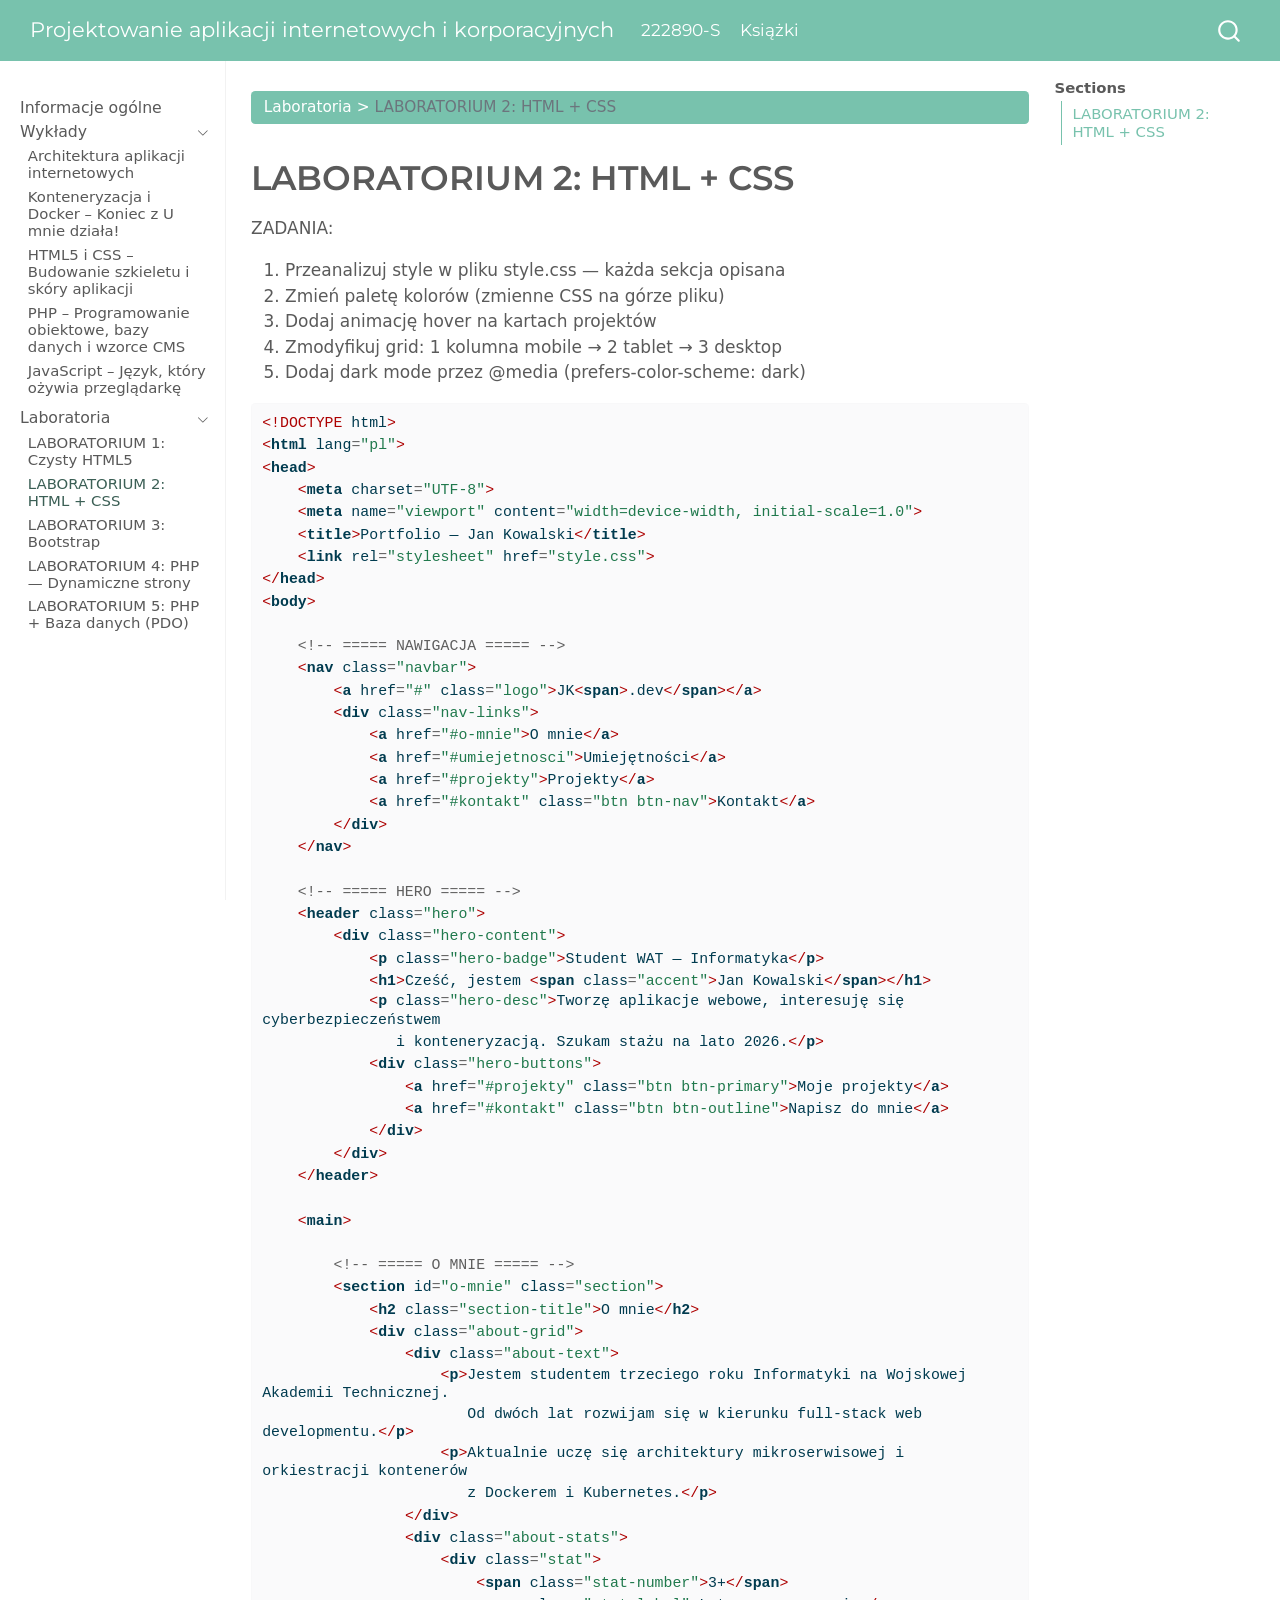
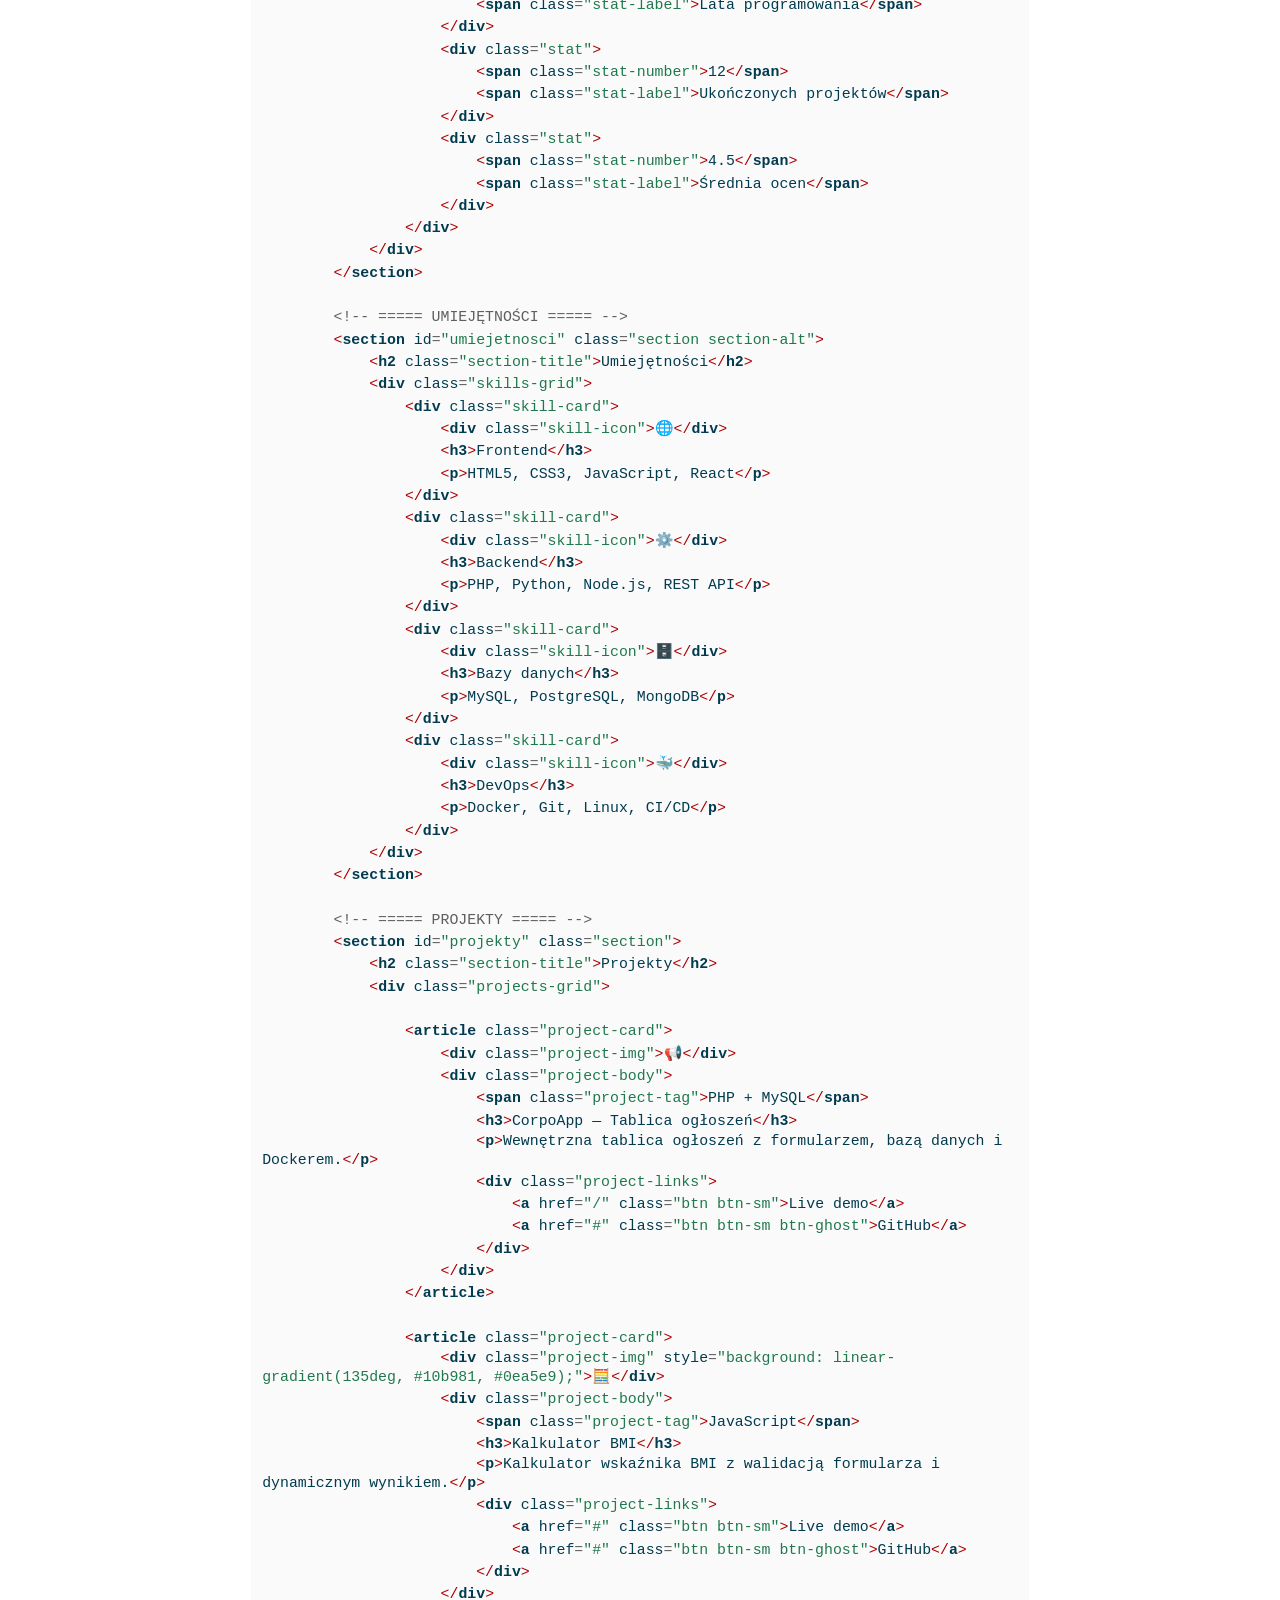
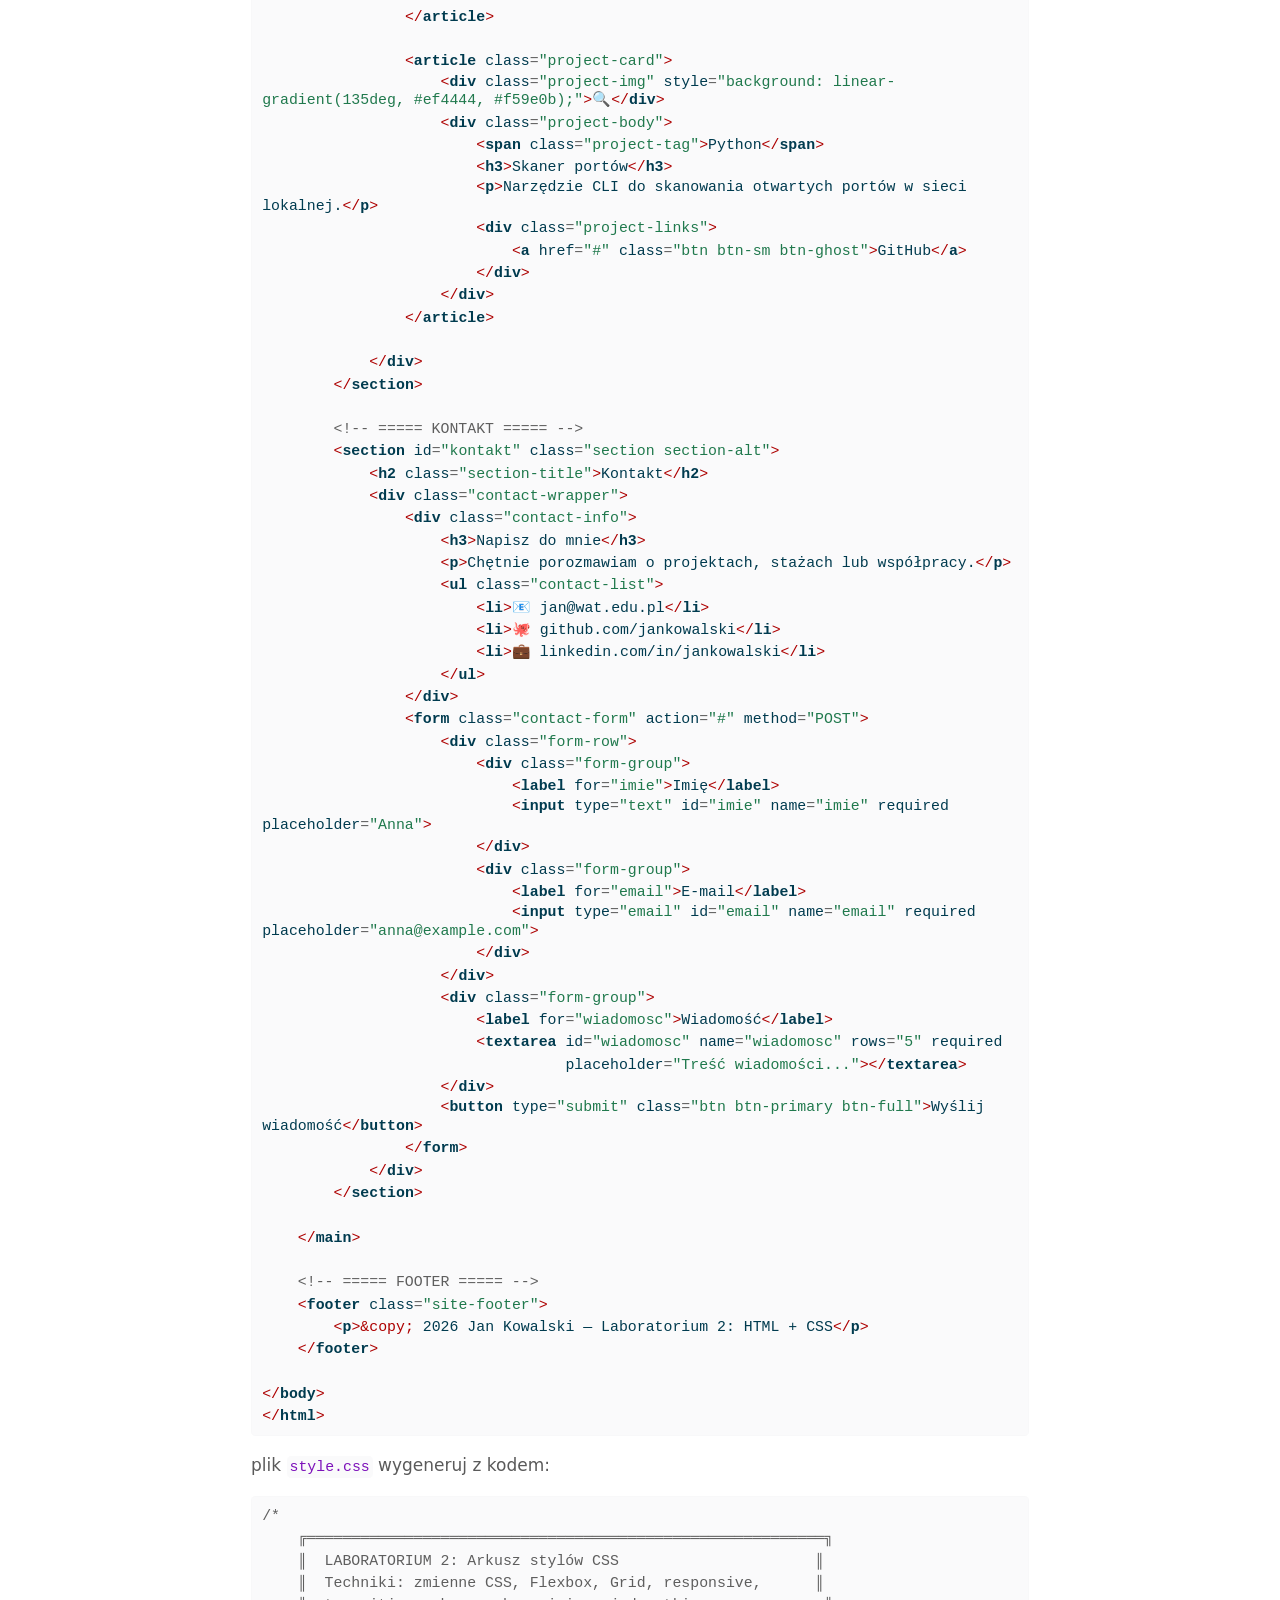
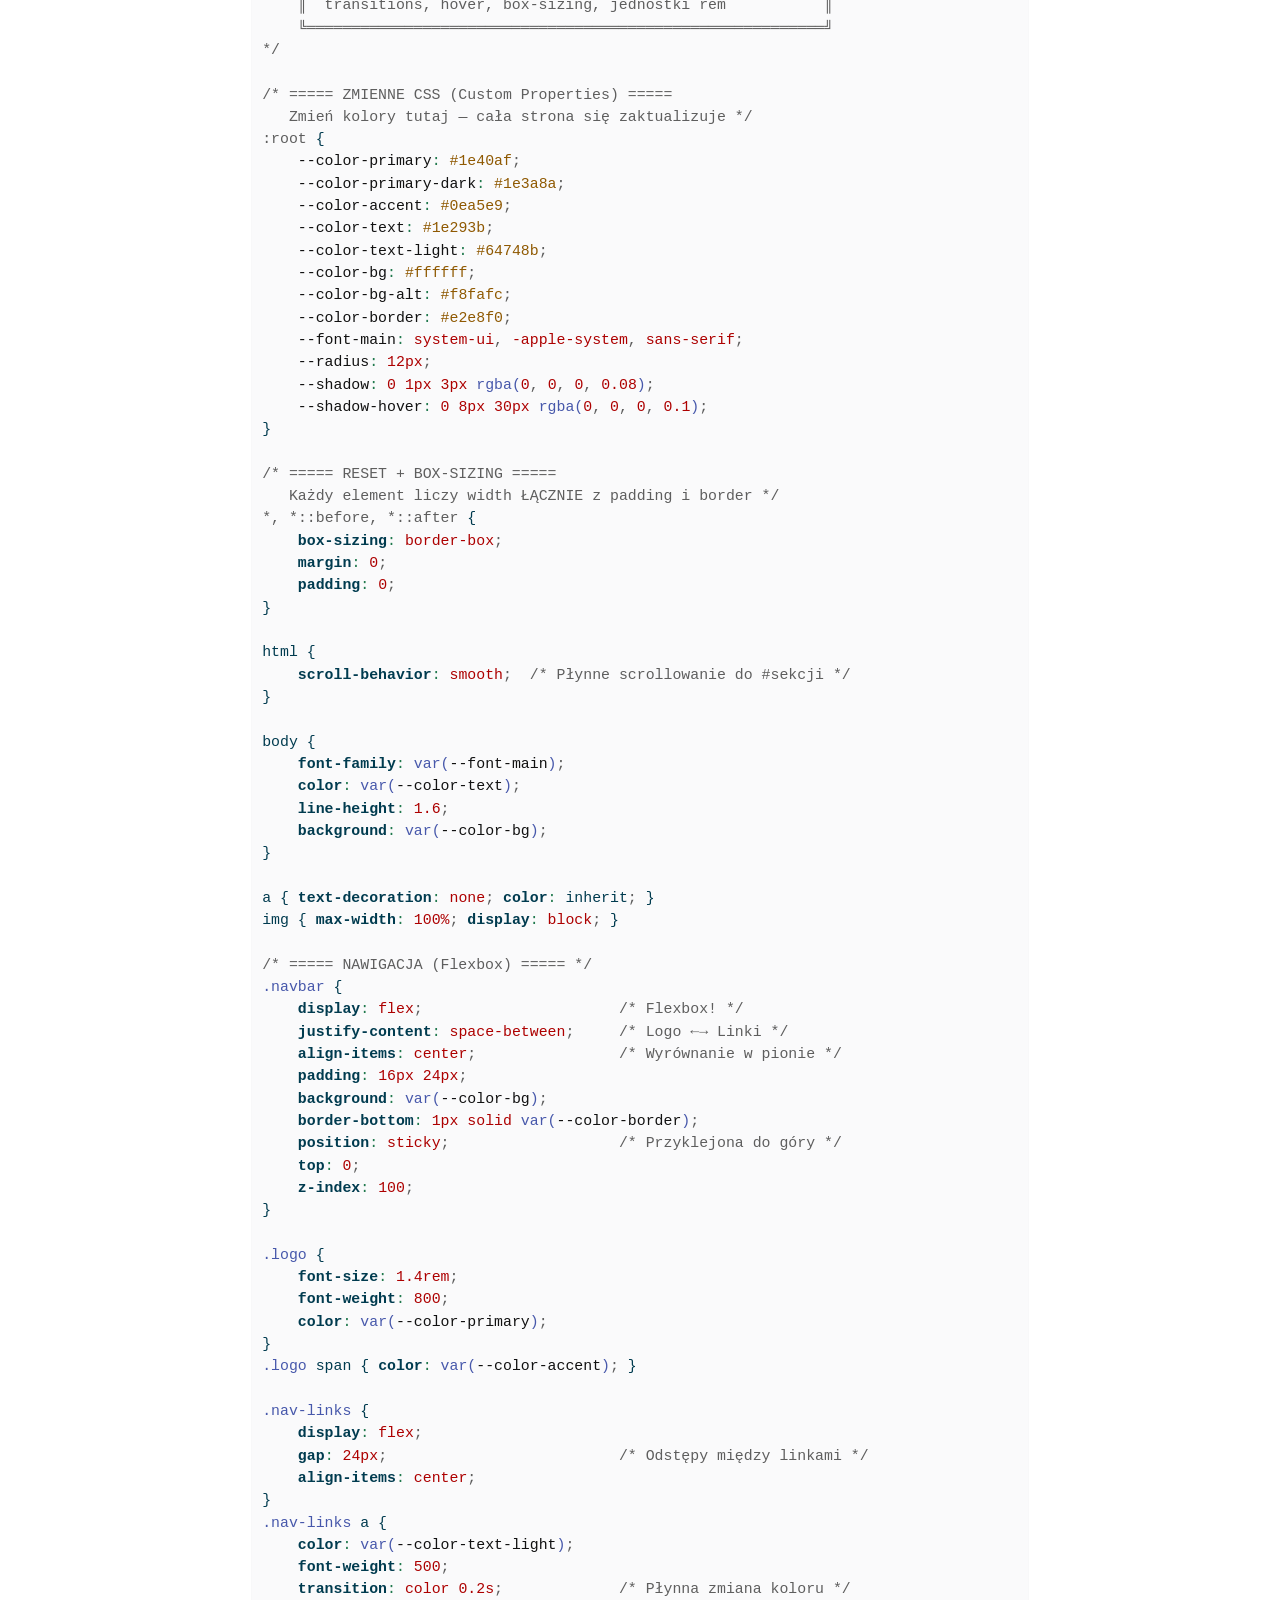
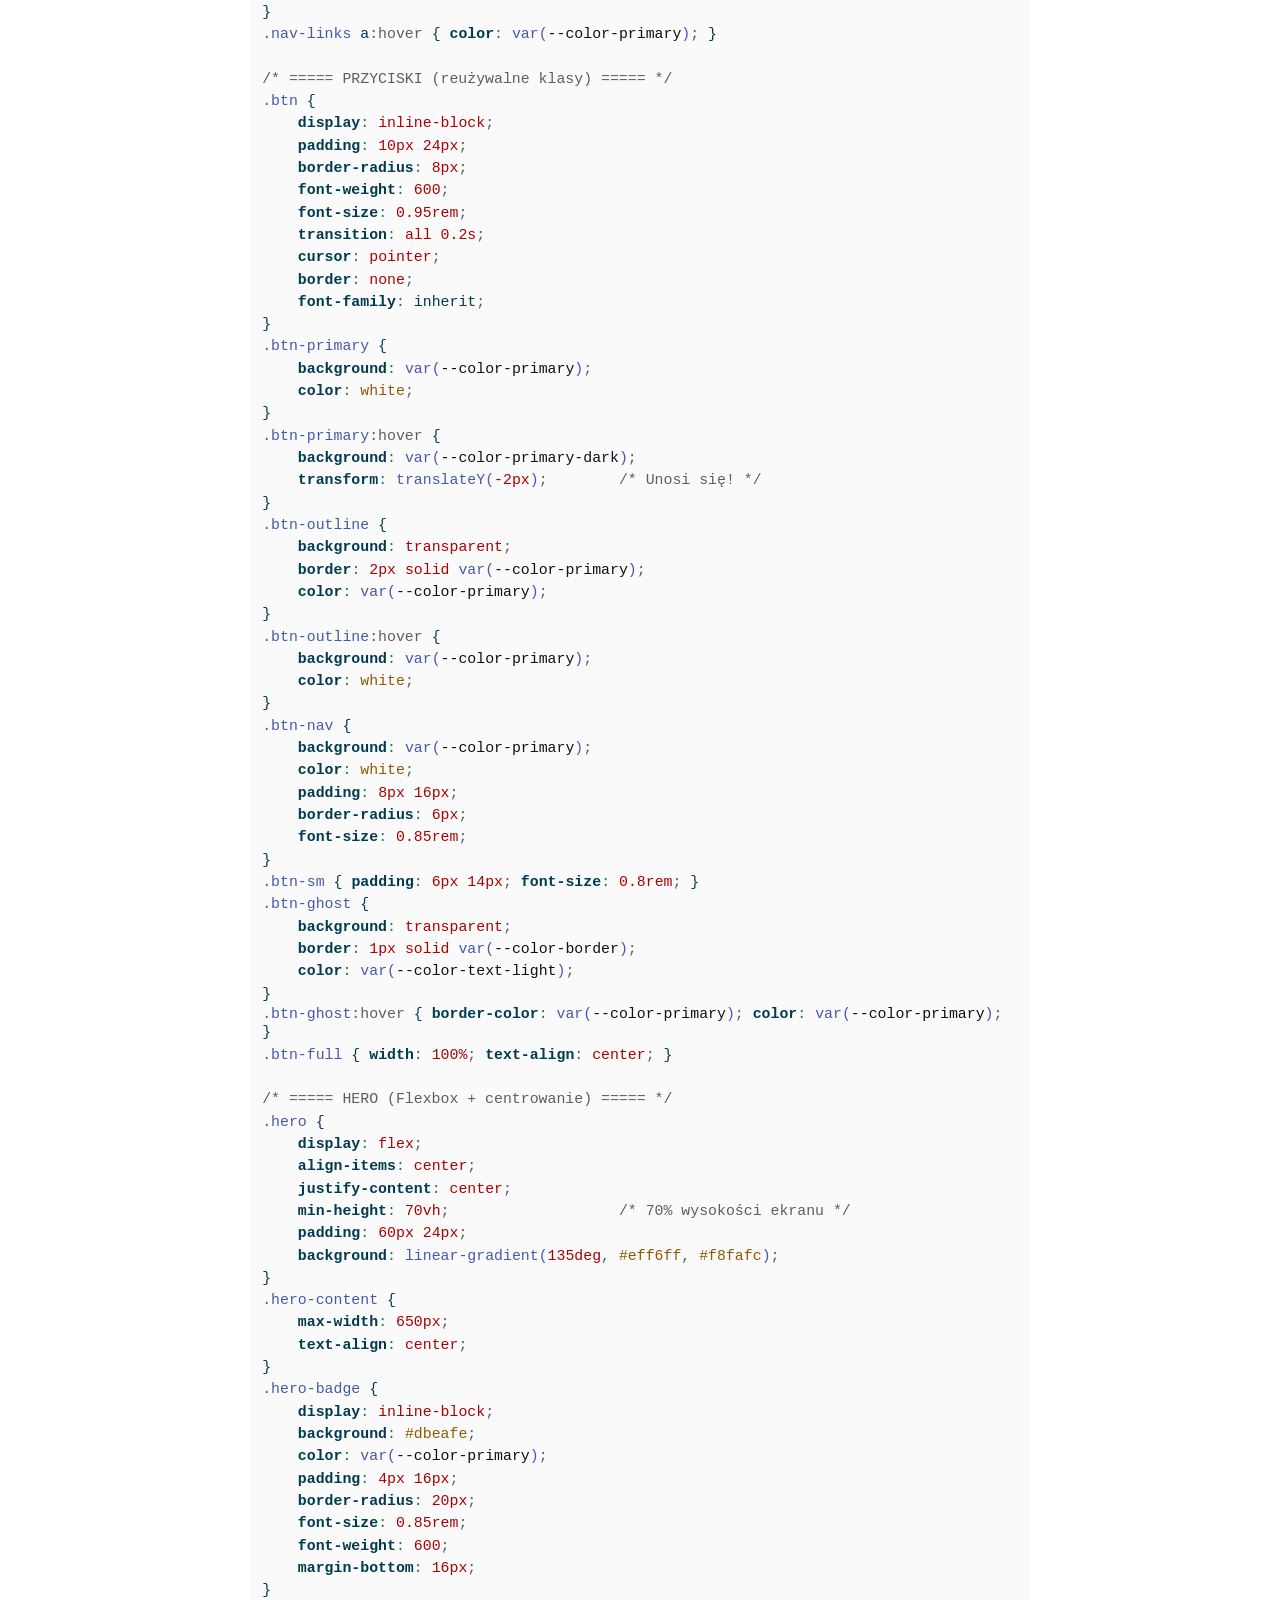
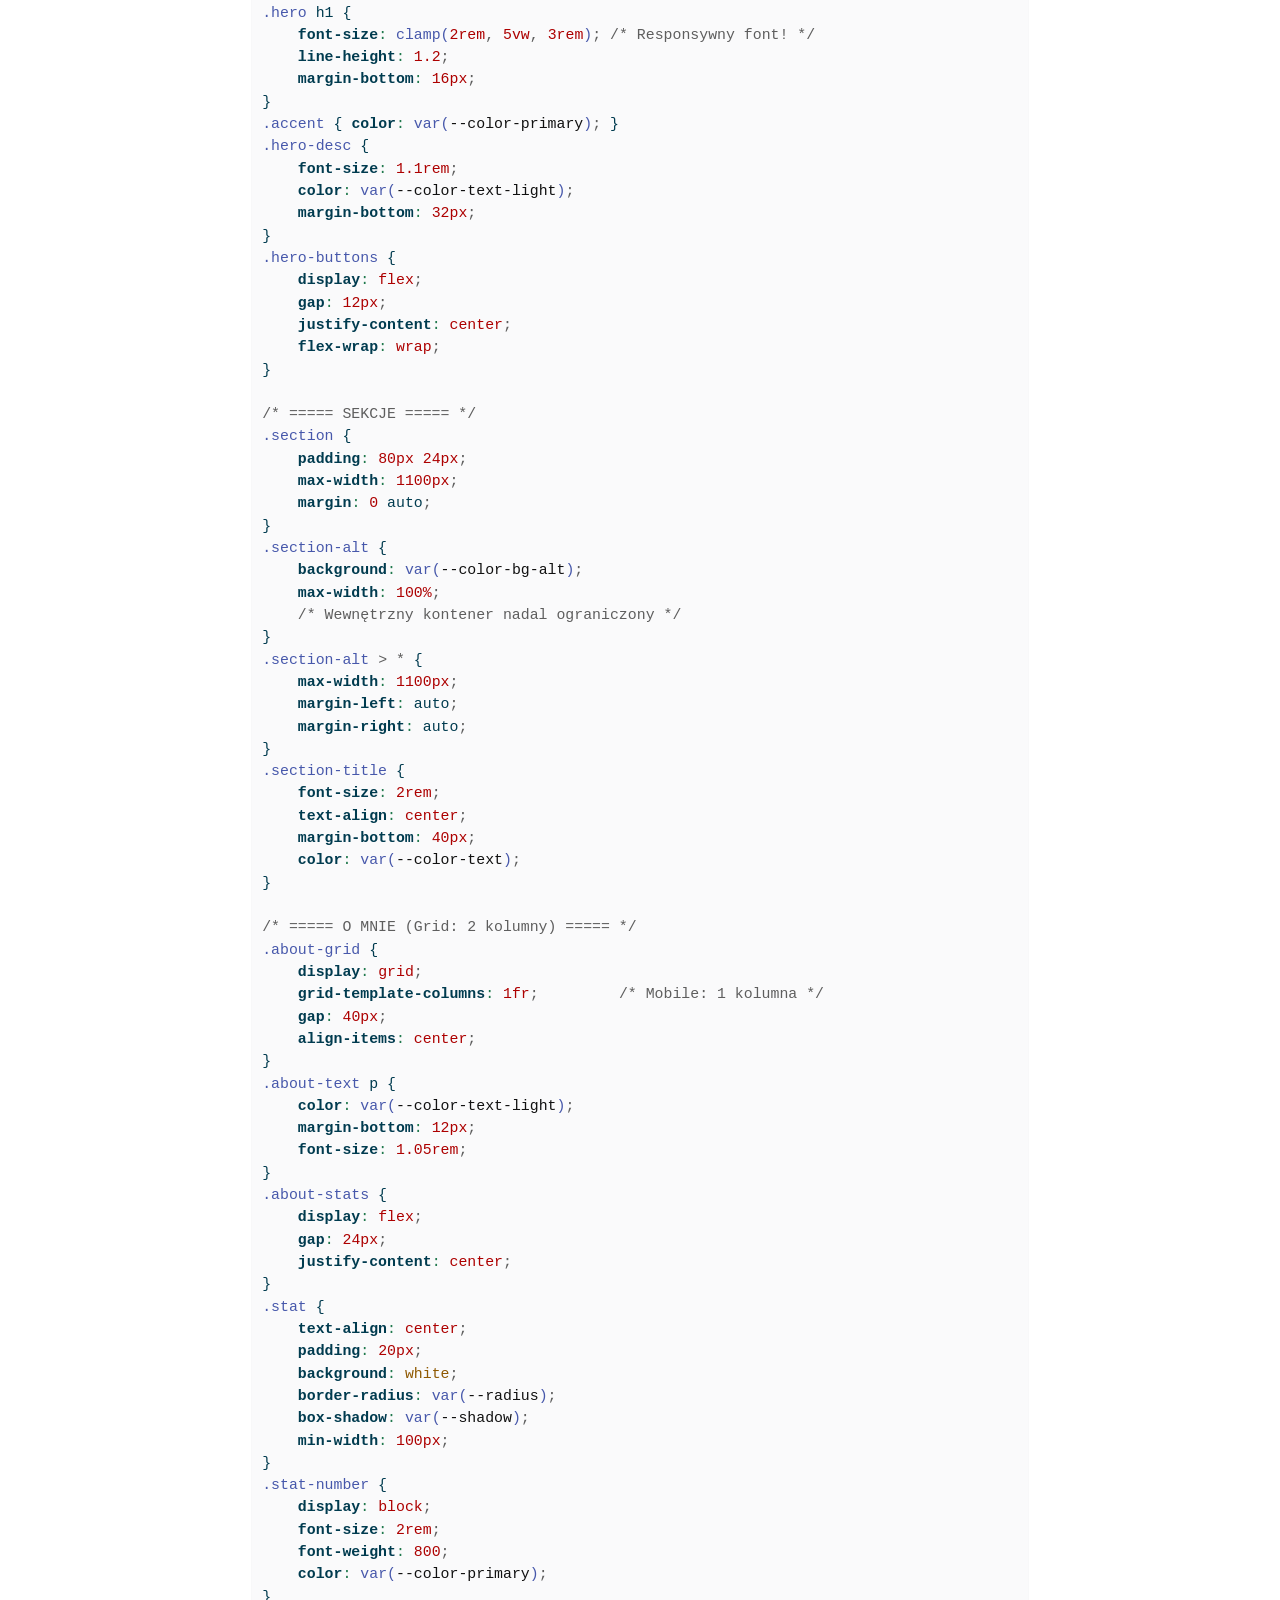
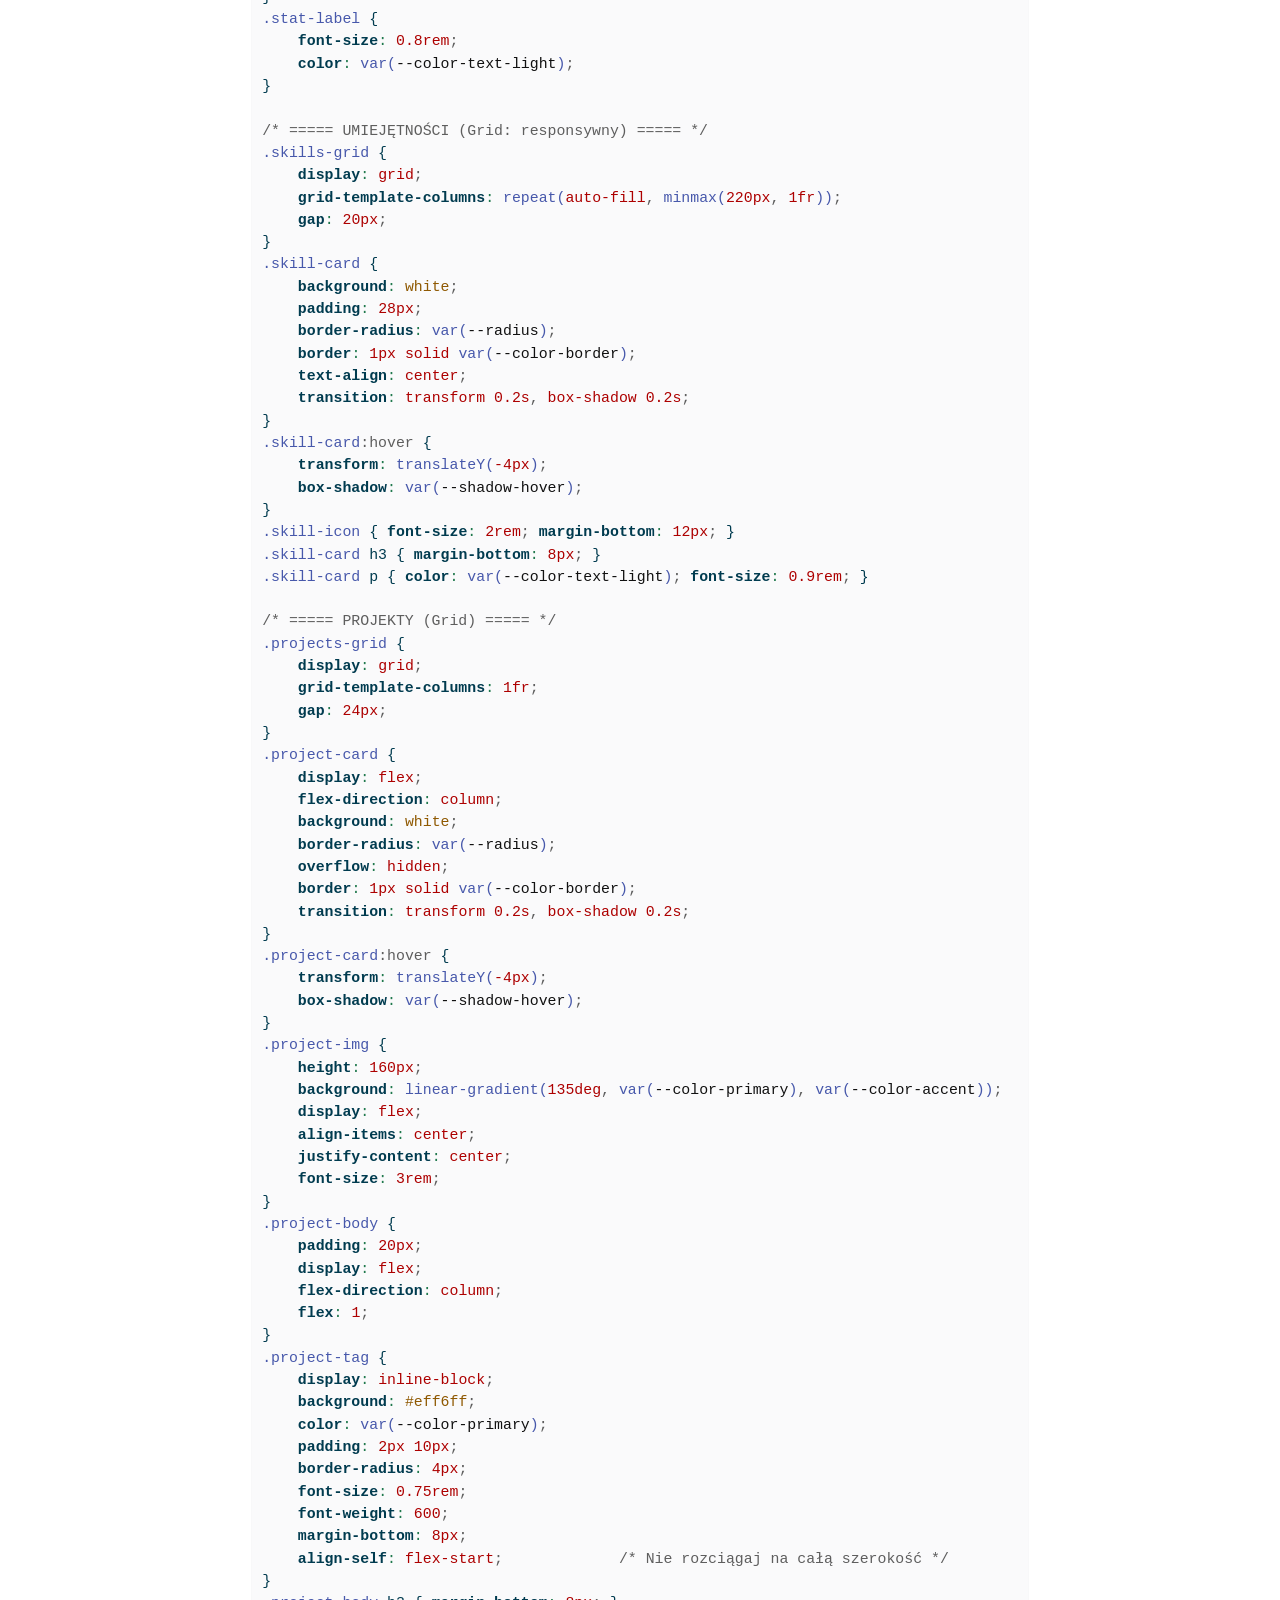
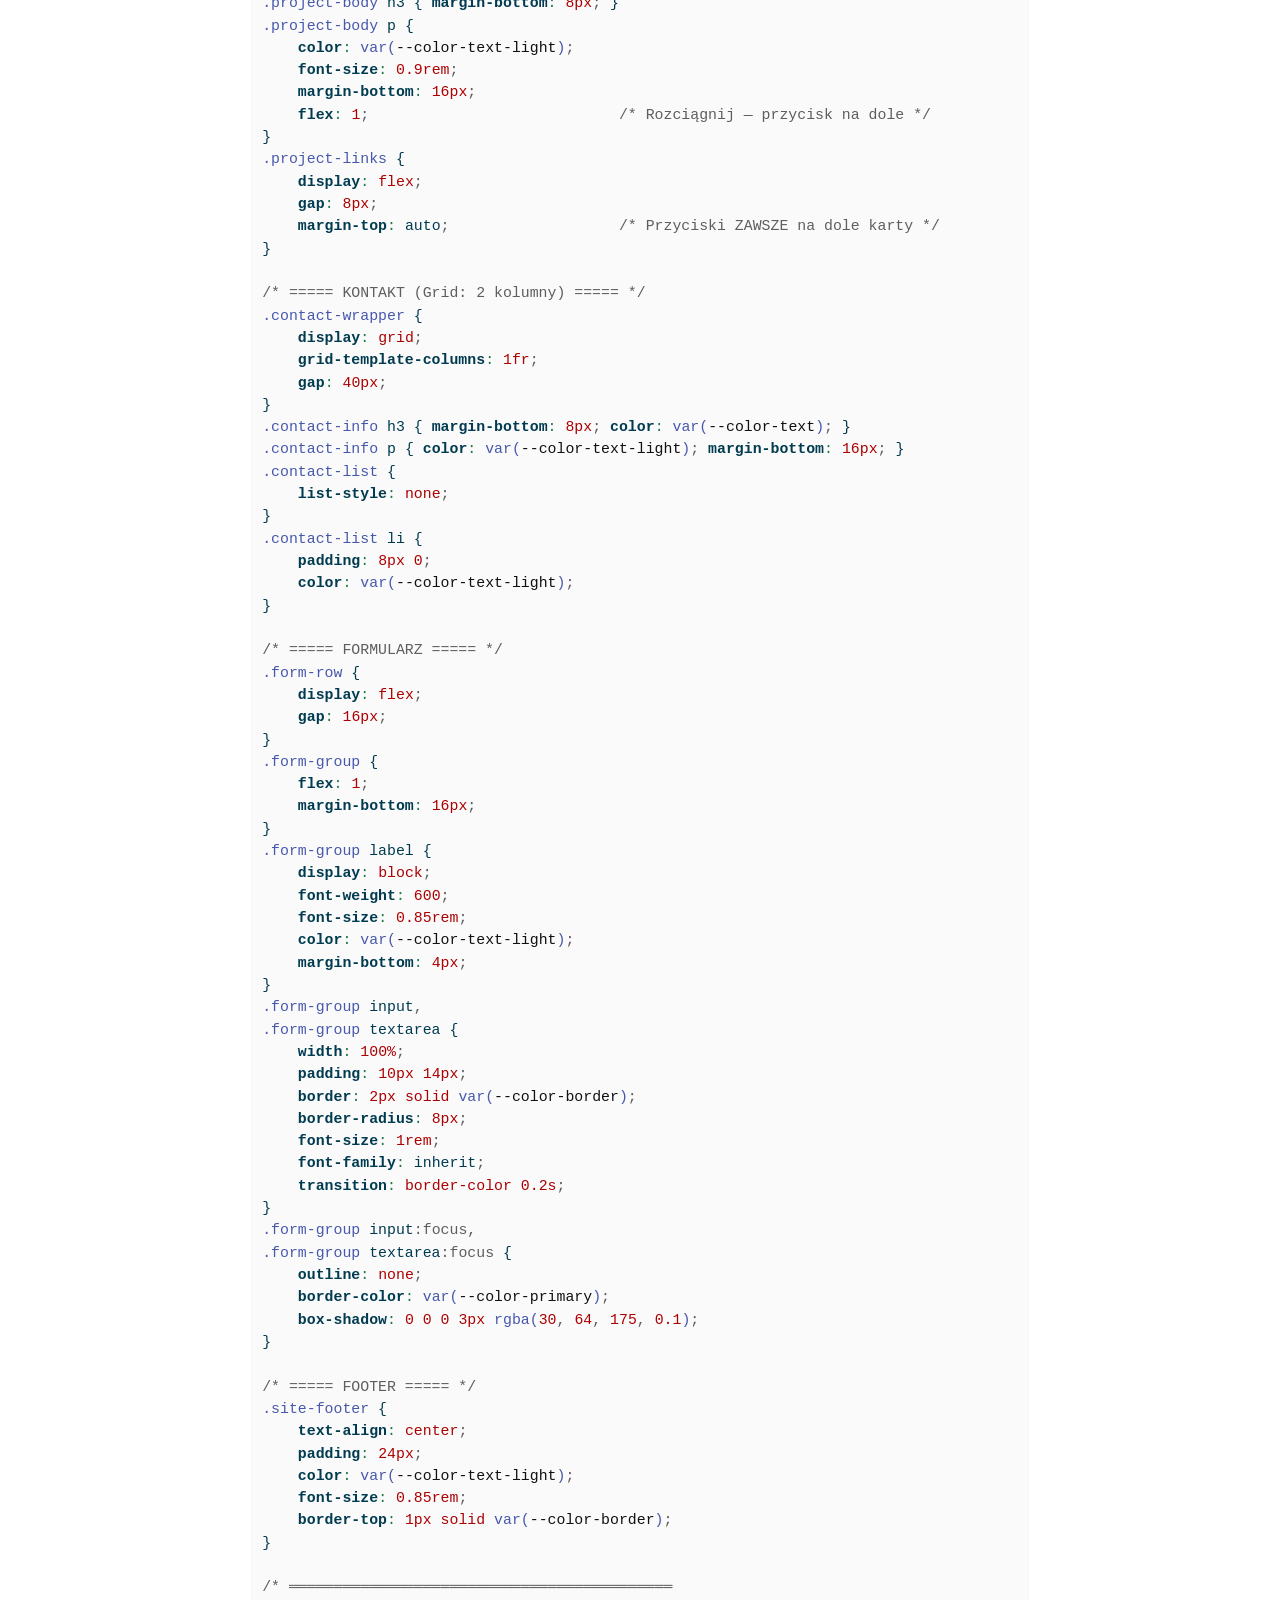
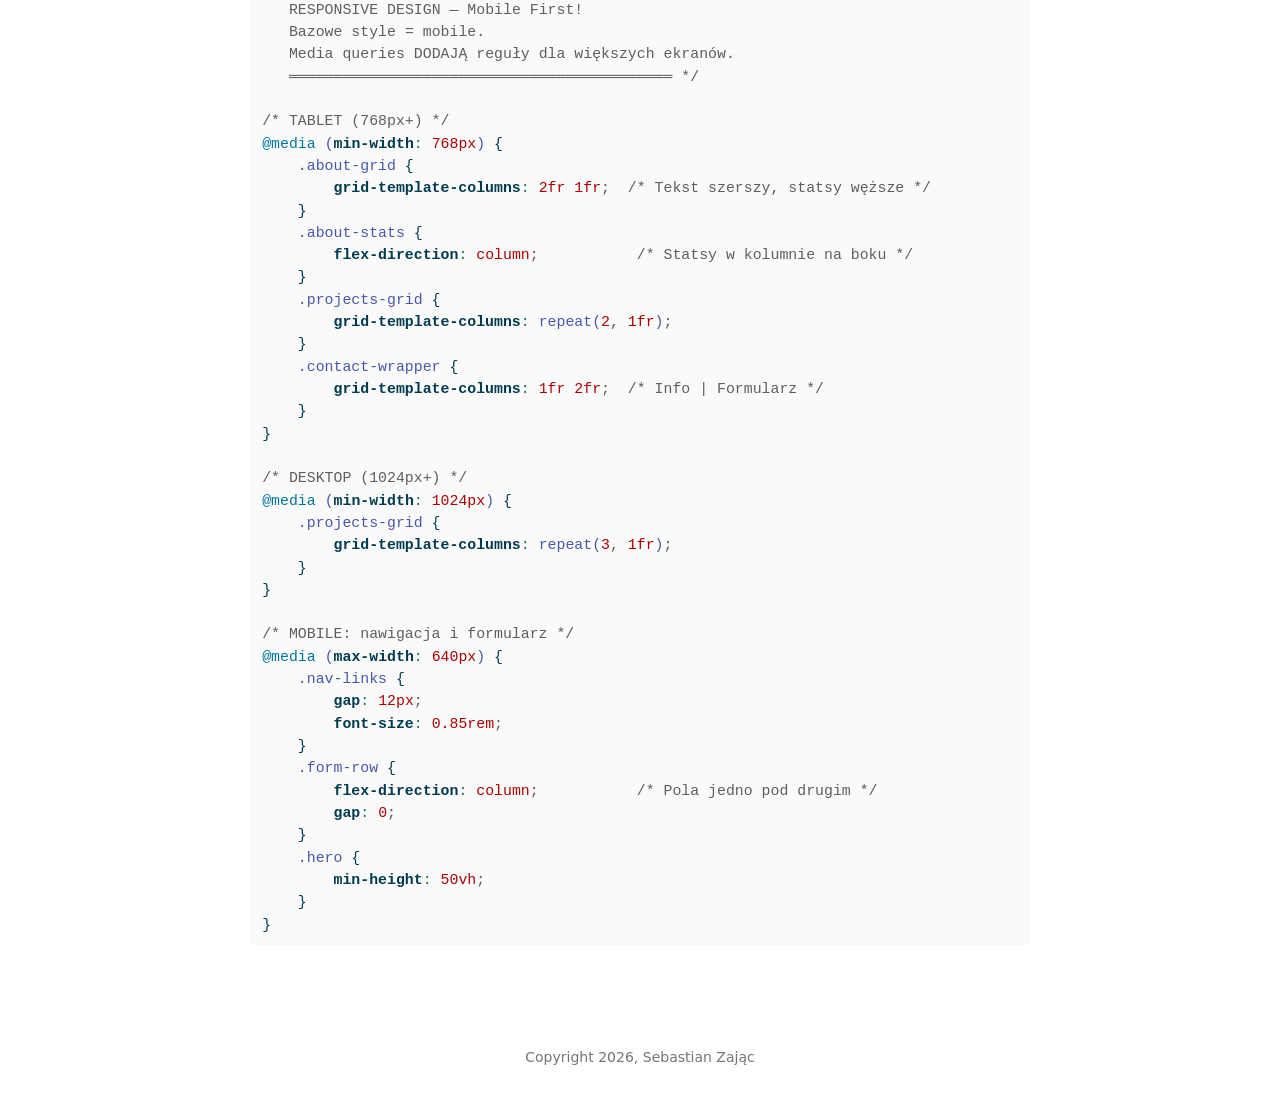
<file: docs/labs/lab2.html>
<!DOCTYPE html>
<html xmlns="http://www.w3.org/1999/xhtml" lang="en" xml:lang="en"><head>

<meta charset="utf-8">
<meta name="generator" content="quarto-1.8.27">

<meta name="viewport" content="width=device-width, initial-scale=1.0, user-scalable=yes">


<title>lab2 – Projektowanie aplikacji internetowych i korporacyjnych</title>
<style>
code{white-space: pre-wrap;}
span.smallcaps{font-variant: small-caps;}
div.columns{display: flex; gap: min(4vw, 1.5em);}
div.column{flex: auto; overflow-x: auto;}
div.hanging-indent{margin-left: 1.5em; text-indent: -1.5em;}
ul.task-list{list-style: none;}
ul.task-list li input[type="checkbox"] {
  width: 0.8em;
  margin: 0 0.8em 0.2em -1em; /* quarto-specific, see https://github.com/quarto-dev/quarto-cli/issues/4556 */ 
  vertical-align: middle;
}
/* CSS for syntax highlighting */
html { -webkit-text-size-adjust: 100%; }
pre > code.sourceCode { white-space: pre; position: relative; }
pre > code.sourceCode > span { display: inline-block; line-height: 1.25; }
pre > code.sourceCode > span:empty { height: 1.2em; }
.sourceCode { overflow: visible; }
code.sourceCode > span { color: inherit; text-decoration: inherit; }
div.sourceCode { margin: 1em 0; }
pre.sourceCode { margin: 0; }
@media screen {
div.sourceCode { overflow: auto; }
}
@media print {
pre > code.sourceCode { white-space: pre-wrap; }
pre > code.sourceCode > span { text-indent: -5em; padding-left: 5em; }
}
pre.numberSource code
  { counter-reset: source-line 0; }
pre.numberSource code > span
  { position: relative; left: -4em; counter-increment: source-line; }
pre.numberSource code > span > a:first-child::before
  { content: counter(source-line);
    position: relative; left: -1em; text-align: right; vertical-align: baseline;
    border: none; display: inline-block;
    -webkit-touch-callout: none; -webkit-user-select: none;
    -khtml-user-select: none; -moz-user-select: none;
    -ms-user-select: none; user-select: none;
    padding: 0 4px; width: 4em;
  }
pre.numberSource { margin-left: 3em;  padding-left: 4px; }
div.sourceCode
  {   }
@media screen {
pre > code.sourceCode > span > a:first-child::before { text-decoration: underline; }
}
</style>


<script src="../site_libs/quarto-nav/quarto-nav.js"></script>
<script src="../site_libs/quarto-nav/headroom.min.js"></script>
<script src="../site_libs/clipboard/clipboard.min.js"></script>
<script src="../site_libs/quarto-search/autocomplete.umd.js"></script>
<script src="../site_libs/quarto-search/fuse.min.js"></script>
<script src="../site_libs/quarto-search/quarto-search.js"></script>
<meta name="quarto:offset" content="../">
<script src="../site_libs/quarto-html/quarto.js" type="module"></script>
<script src="../site_libs/quarto-html/tabsets/tabsets.js" type="module"></script>
<script src="../site_libs/quarto-html/axe/axe-check.js" type="module"></script>
<script src="../site_libs/quarto-html/popper.min.js"></script>
<script src="../site_libs/quarto-html/tippy.umd.min.js"></script>
<script src="../site_libs/quarto-html/anchor.min.js"></script>
<link href="../site_libs/quarto-html/tippy.css" rel="stylesheet">
<link href="../site_libs/quarto-html/quarto-syntax-highlighting-ed96de9b727972fe78a7b5d16c58bf87.css" rel="stylesheet" id="quarto-text-highlighting-styles">
<script src="../site_libs/bootstrap/bootstrap.min.js"></script>
<link href="../site_libs/bootstrap/bootstrap-icons.css" rel="stylesheet">
<link href="../site_libs/bootstrap/bootstrap-8843a38191b55497cd032d3fc2c3d839.min.css" rel="stylesheet" append-hash="true" id="quarto-bootstrap" data-mode="light">
<script id="quarto-search-options" type="application/json">{
  "location": "navbar",
  "copy-button": false,
  "collapse-after": 3,
  "panel-placement": "end",
  "type": "overlay",
  "limit": 50,
  "keyboard-shortcut": [
    "f",
    "/",
    "s"
  ],
  "show-item-context": false,
  "language": {
    "search-no-results-text": "No results",
    "search-matching-documents-text": "matching documents",
    "search-copy-link-title": "Copy link to search",
    "search-hide-matches-text": "Hide additional matches",
    "search-more-match-text": "more match in this document",
    "search-more-matches-text": "more matches in this document",
    "search-clear-button-title": "Clear",
    "search-text-placeholder": "",
    "search-detached-cancel-button-title": "Cancel",
    "search-submit-button-title": "Submit",
    "search-label": "Search"
  }
}</script>


<link rel="stylesheet" href="../style.css">
</head>

<body class="nav-sidebar docked nav-fixed quarto-light">

<div id="quarto-search-results"></div>
  <header id="quarto-header" class="headroom fixed-top">
    <nav class="navbar navbar-expand-lg " data-bs-theme="dark">
      <div class="navbar-container container-fluid">
      <div class="navbar-brand-container mx-auto">
    <a class="navbar-brand" href="../index.html">
    <span class="navbar-title">Projektowanie aplikacji internetowych i korporacyjnych</span>
    </a>
  </div>
            <div id="quarto-search" class="" title="Search"></div>
          <button class="navbar-toggler" type="button" data-bs-toggle="collapse" data-bs-target="#navbarCollapse" aria-controls="navbarCollapse" role="menu" aria-expanded="false" aria-label="Toggle navigation" onclick="if (window.quartoToggleHeadroom) { window.quartoToggleHeadroom(); }">
  <span class="navbar-toggler-icon"></span>
</button>
          <div class="collapse navbar-collapse" id="navbarCollapse">
            <ul class="navbar-nav navbar-nav-scroll me-auto">
  <li class="nav-item">
    <a class="nav-link" href="../indexS.html"> 
<span class="menu-text">222890-S</span></a>
  </li>  
  <li class="nav-item">
    <a class="nav-link" href="../ksiazki.html"> 
<span class="menu-text">Książki</span></a>
  </li>  
</ul>
          </div> <!-- /navcollapse -->
            <div class="quarto-navbar-tools">
</div>
      </div> <!-- /container-fluid -->
    </nav>
  <nav class="quarto-secondary-nav">
    <div class="container-fluid d-flex">
      <button type="button" class="quarto-btn-toggle btn" data-bs-toggle="collapse" role="button" data-bs-target=".quarto-sidebar-collapse-item" aria-controls="quarto-sidebar" aria-expanded="false" aria-label="Toggle sidebar navigation" onclick="if (window.quartoToggleHeadroom) { window.quartoToggleHeadroom(); }">
        <i class="bi bi-layout-text-sidebar-reverse"></i>
      </button>
        <nav class="quarto-page-breadcrumbs" aria-label="breadcrumb"><ol class="breadcrumb"><li class="breadcrumb-item"><a href="../labs/lab1.html">Laboratoria</a></li><li class="breadcrumb-item"><a href="../labs/lab2.html">LABORATORIUM 2: HTML + CSS</a></li></ol></nav>
        <a class="flex-grow-1" role="navigation" data-bs-toggle="collapse" data-bs-target=".quarto-sidebar-collapse-item" aria-controls="quarto-sidebar" aria-expanded="false" aria-label="Toggle sidebar navigation" onclick="if (window.quartoToggleHeadroom) { window.quartoToggleHeadroom(); }">      
        </a>
    </div>
  </nav>
</header>
<!-- content -->
<div id="quarto-content" class="quarto-container page-columns page-rows-contents page-layout-article page-navbar">
<!-- sidebar -->
  <nav id="quarto-sidebar" class="sidebar collapse collapse-horizontal quarto-sidebar-collapse-item sidebar-navigation docked overflow-auto">
    <div class="sidebar-menu-container"> 
    <ul class="list-unstyled mt-1">
        <li class="sidebar-item">
  <div class="sidebar-item-container"> 
  <a href="../index.html" class="sidebar-item-text sidebar-link">
 <span class="menu-text">Informacje ogólne</span></a>
  </div>
</li>
        <li class="sidebar-item sidebar-item-section">
      <div class="sidebar-item-container"> 
            <a class="sidebar-item-text sidebar-link text-start" data-bs-toggle="collapse" data-bs-target="#quarto-sidebar-section-1" role="navigation" aria-expanded="true">
 <span class="menu-text">Wykłady</span></a>
          <a class="sidebar-item-toggle text-start" data-bs-toggle="collapse" data-bs-target="#quarto-sidebar-section-1" role="navigation" aria-expanded="true" aria-label="Toggle section">
            <i class="bi bi-chevron-right ms-2"></i>
          </a> 
      </div>
      <ul id="quarto-sidebar-section-1" class="collapse list-unstyled sidebar-section depth1 show">  
          <li class="sidebar-item">
  <div class="sidebar-item-container"> 
  <a href="../lectures/wyklad1.html" class="sidebar-item-text sidebar-link">
 <span class="menu-text">Architektura aplikacji internetowych</span></a>
  </div>
</li>
          <li class="sidebar-item">
  <div class="sidebar-item-container"> 
  <a href="../lectures/wyklad2.html" class="sidebar-item-text sidebar-link">
 <span class="menu-text">Konteneryzacja i Docker – Koniec z U mnie działa!</span></a>
  </div>
</li>
          <li class="sidebar-item">
  <div class="sidebar-item-container"> 
  <a href="../lectures/wyklad3.html" class="sidebar-item-text sidebar-link">
 <span class="menu-text">HTML5 i CSS – Budowanie szkieletu i skóry aplikacji</span></a>
  </div>
</li>
          <li class="sidebar-item">
  <div class="sidebar-item-container"> 
  <a href="../lectures/wyklad4.html" class="sidebar-item-text sidebar-link">
 <span class="menu-text">PHP – Programowanie obiektowe, bazy danych i wzorce CMS</span></a>
  </div>
</li>
          <li class="sidebar-item">
  <div class="sidebar-item-container"> 
  <a href="../lectures/wyklad5.html" class="sidebar-item-text sidebar-link">
 <span class="menu-text">JavaScript – Język, który ożywia przeglądarkę</span></a>
  </div>
</li>
      </ul>
  </li>
        <li class="sidebar-item sidebar-item-section">
      <div class="sidebar-item-container"> 
            <a class="sidebar-item-text sidebar-link text-start" data-bs-toggle="collapse" data-bs-target="#quarto-sidebar-section-2" role="navigation" aria-expanded="true">
 <span class="menu-text">Laboratoria</span></a>
          <a class="sidebar-item-toggle text-start" data-bs-toggle="collapse" data-bs-target="#quarto-sidebar-section-2" role="navigation" aria-expanded="true" aria-label="Toggle section">
            <i class="bi bi-chevron-right ms-2"></i>
          </a> 
      </div>
      <ul id="quarto-sidebar-section-2" class="collapse list-unstyled sidebar-section depth1 show">  
          <li class="sidebar-item">
  <div class="sidebar-item-container"> 
  <a href="../labs/lab1.html" class="sidebar-item-text sidebar-link">
 <span class="menu-text">LABORATORIUM 1: Czysty HTML5</span></a>
  </div>
</li>
          <li class="sidebar-item">
  <div class="sidebar-item-container"> 
  <a href="../labs/lab2.html" class="sidebar-item-text sidebar-link active">
 <span class="menu-text">LABORATORIUM 2: HTML + CSS</span></a>
  </div>
</li>
          <li class="sidebar-item">
  <div class="sidebar-item-container"> 
  <a href="../labs/lab3.html" class="sidebar-item-text sidebar-link">
 <span class="menu-text">LABORATORIUM 3: Bootstrap</span></a>
  </div>
</li>
          <li class="sidebar-item">
  <div class="sidebar-item-container"> 
  <a href="../labs/lab4.html" class="sidebar-item-text sidebar-link">
 <span class="menu-text">LABORATORIUM 4: PHP — Dynamiczne strony</span></a>
  </div>
</li>
          <li class="sidebar-item">
  <div class="sidebar-item-container"> 
  <a href="../labs/lab5.html" class="sidebar-item-text sidebar-link">
 <span class="menu-text">LABORATORIUM 5: PHP + Baza danych (PDO)</span></a>
  </div>
</li>
      </ul>
  </li>
    </ul>
    </div>
</nav>
<div id="quarto-sidebar-glass" class="quarto-sidebar-collapse-item" data-bs-toggle="collapse" data-bs-target=".quarto-sidebar-collapse-item"></div>
<!-- margin-sidebar -->
    <div id="quarto-margin-sidebar" class="sidebar margin-sidebar">
        <nav id="TOC" role="doc-toc" class="toc-active">
    <h2 id="toc-title"><strong>Sections</strong></h2>
   
  <ul class="collapse">
  <li><a href="#laboratorium-2-html-css" id="toc-laboratorium-2-html-css" class="nav-link active" data-scroll-target="#laboratorium-2-html-css">LABORATORIUM 2: HTML + CSS</a></li>
  </ul>
</nav>
    </div>
<!-- main -->
<main class="content" id="quarto-document-content"><header id="title-block-header" class="quarto-title-block"><nav class="quarto-page-breadcrumbs quarto-title-breadcrumbs d-none d-lg-block" aria-label="breadcrumb"><ol class="breadcrumb"><li class="breadcrumb-item"><a href="../labs/lab1.html">Laboratoria</a></li><li class="breadcrumb-item"><a href="../labs/lab2.html">LABORATORIUM 2: HTML + CSS</a></li></ol></nav></header>




<section id="laboratorium-2-html-css" class="level1">
<h1>LABORATORIUM 2: HTML + CSS</h1>
<p>ZADANIA:</p>
<ol type="1">
<li>Przeanalizuj style w pliku style.css — każda sekcja opisana</li>
<li>Zmień paletę kolorów (zmienne CSS na górze pliku)</li>
<li>Dodaj animację hover na kartach projektów</li>
<li>Zmodyfikuj grid: 1 kolumna mobile → 2 tablet → 3 desktop</li>
<li>Dodaj dark mode przez <span class="citation" data-cites="media">@media</span> (prefers-color-scheme: dark)</li>
</ol>
<div class="code-copy-outer-scaffold"><div class="sourceCode" id="cb1"><pre class="sourceCode html code-with-copy"><code class="sourceCode html"><span id="cb1-1"><a href="#cb1-1" aria-hidden="true" tabindex="-1"></a><span class="dt">&lt;!DOCTYPE</span> html<span class="dt">&gt;</span></span>
<span id="cb1-2"><a href="#cb1-2" aria-hidden="true" tabindex="-1"></a><span class="dt">&lt;</span><span class="kw">html</span><span class="ot"> lang</span><span class="op">=</span><span class="st">"pl"</span><span class="dt">&gt;</span></span>
<span id="cb1-3"><a href="#cb1-3" aria-hidden="true" tabindex="-1"></a><span class="dt">&lt;</span><span class="kw">head</span><span class="dt">&gt;</span></span>
<span id="cb1-4"><a href="#cb1-4" aria-hidden="true" tabindex="-1"></a>    <span class="dt">&lt;</span><span class="kw">meta</span><span class="ot"> charset</span><span class="op">=</span><span class="st">"UTF-8"</span><span class="dt">&gt;</span></span>
<span id="cb1-5"><a href="#cb1-5" aria-hidden="true" tabindex="-1"></a>    <span class="dt">&lt;</span><span class="kw">meta</span><span class="ot"> name</span><span class="op">=</span><span class="st">"viewport"</span><span class="ot"> content</span><span class="op">=</span><span class="st">"width=device-width, initial-scale=1.0"</span><span class="dt">&gt;</span></span>
<span id="cb1-6"><a href="#cb1-6" aria-hidden="true" tabindex="-1"></a>    <span class="dt">&lt;</span><span class="kw">title</span><span class="dt">&gt;</span>Portfolio — Jan Kowalski<span class="dt">&lt;/</span><span class="kw">title</span><span class="dt">&gt;</span></span>
<span id="cb1-7"><a href="#cb1-7" aria-hidden="true" tabindex="-1"></a>    <span class="dt">&lt;</span><span class="kw">link</span><span class="ot"> rel</span><span class="op">=</span><span class="st">"stylesheet"</span><span class="ot"> href</span><span class="op">=</span><span class="st">"style.css"</span><span class="dt">&gt;</span></span>
<span id="cb1-8"><a href="#cb1-8" aria-hidden="true" tabindex="-1"></a><span class="dt">&lt;/</span><span class="kw">head</span><span class="dt">&gt;</span></span>
<span id="cb1-9"><a href="#cb1-9" aria-hidden="true" tabindex="-1"></a><span class="dt">&lt;</span><span class="kw">body</span><span class="dt">&gt;</span></span>
<span id="cb1-10"><a href="#cb1-10" aria-hidden="true" tabindex="-1"></a></span>
<span id="cb1-11"><a href="#cb1-11" aria-hidden="true" tabindex="-1"></a>    <span class="co">&lt;!-- ===== NAWIGACJA ===== --&gt;</span></span>
<span id="cb1-12"><a href="#cb1-12" aria-hidden="true" tabindex="-1"></a>    <span class="dt">&lt;</span><span class="kw">nav</span><span class="ot"> class</span><span class="op">=</span><span class="st">"navbar"</span><span class="dt">&gt;</span></span>
<span id="cb1-13"><a href="#cb1-13" aria-hidden="true" tabindex="-1"></a>        <span class="dt">&lt;</span><span class="kw">a</span><span class="ot"> href</span><span class="op">=</span><span class="st">"#"</span><span class="ot"> class</span><span class="op">=</span><span class="st">"logo"</span><span class="dt">&gt;</span>JK<span class="dt">&lt;</span><span class="kw">span</span><span class="dt">&gt;</span>.dev<span class="dt">&lt;/</span><span class="kw">span</span><span class="dt">&gt;&lt;/</span><span class="kw">a</span><span class="dt">&gt;</span></span>
<span id="cb1-14"><a href="#cb1-14" aria-hidden="true" tabindex="-1"></a>        <span class="dt">&lt;</span><span class="kw">div</span><span class="ot"> class</span><span class="op">=</span><span class="st">"nav-links"</span><span class="dt">&gt;</span></span>
<span id="cb1-15"><a href="#cb1-15" aria-hidden="true" tabindex="-1"></a>            <span class="dt">&lt;</span><span class="kw">a</span><span class="ot"> href</span><span class="op">=</span><span class="st">"#o-mnie"</span><span class="dt">&gt;</span>O mnie<span class="dt">&lt;/</span><span class="kw">a</span><span class="dt">&gt;</span></span>
<span id="cb1-16"><a href="#cb1-16" aria-hidden="true" tabindex="-1"></a>            <span class="dt">&lt;</span><span class="kw">a</span><span class="ot"> href</span><span class="op">=</span><span class="st">"#umiejetnosci"</span><span class="dt">&gt;</span>Umiejętności<span class="dt">&lt;/</span><span class="kw">a</span><span class="dt">&gt;</span></span>
<span id="cb1-17"><a href="#cb1-17" aria-hidden="true" tabindex="-1"></a>            <span class="dt">&lt;</span><span class="kw">a</span><span class="ot"> href</span><span class="op">=</span><span class="st">"#projekty"</span><span class="dt">&gt;</span>Projekty<span class="dt">&lt;/</span><span class="kw">a</span><span class="dt">&gt;</span></span>
<span id="cb1-18"><a href="#cb1-18" aria-hidden="true" tabindex="-1"></a>            <span class="dt">&lt;</span><span class="kw">a</span><span class="ot"> href</span><span class="op">=</span><span class="st">"#kontakt"</span><span class="ot"> class</span><span class="op">=</span><span class="st">"btn btn-nav"</span><span class="dt">&gt;</span>Kontakt<span class="dt">&lt;/</span><span class="kw">a</span><span class="dt">&gt;</span></span>
<span id="cb1-19"><a href="#cb1-19" aria-hidden="true" tabindex="-1"></a>        <span class="dt">&lt;/</span><span class="kw">div</span><span class="dt">&gt;</span></span>
<span id="cb1-20"><a href="#cb1-20" aria-hidden="true" tabindex="-1"></a>    <span class="dt">&lt;/</span><span class="kw">nav</span><span class="dt">&gt;</span></span>
<span id="cb1-21"><a href="#cb1-21" aria-hidden="true" tabindex="-1"></a></span>
<span id="cb1-22"><a href="#cb1-22" aria-hidden="true" tabindex="-1"></a>    <span class="co">&lt;!-- ===== HERO ===== --&gt;</span></span>
<span id="cb1-23"><a href="#cb1-23" aria-hidden="true" tabindex="-1"></a>    <span class="dt">&lt;</span><span class="kw">header</span><span class="ot"> class</span><span class="op">=</span><span class="st">"hero"</span><span class="dt">&gt;</span></span>
<span id="cb1-24"><a href="#cb1-24" aria-hidden="true" tabindex="-1"></a>        <span class="dt">&lt;</span><span class="kw">div</span><span class="ot"> class</span><span class="op">=</span><span class="st">"hero-content"</span><span class="dt">&gt;</span></span>
<span id="cb1-25"><a href="#cb1-25" aria-hidden="true" tabindex="-1"></a>            <span class="dt">&lt;</span><span class="kw">p</span><span class="ot"> class</span><span class="op">=</span><span class="st">"hero-badge"</span><span class="dt">&gt;</span>Student WAT — Informatyka<span class="dt">&lt;/</span><span class="kw">p</span><span class="dt">&gt;</span></span>
<span id="cb1-26"><a href="#cb1-26" aria-hidden="true" tabindex="-1"></a>            <span class="dt">&lt;</span><span class="kw">h1</span><span class="dt">&gt;</span>Cześć, jestem <span class="dt">&lt;</span><span class="kw">span</span><span class="ot"> class</span><span class="op">=</span><span class="st">"accent"</span><span class="dt">&gt;</span>Jan Kowalski<span class="dt">&lt;/</span><span class="kw">span</span><span class="dt">&gt;&lt;/</span><span class="kw">h1</span><span class="dt">&gt;</span></span>
<span id="cb1-27"><a href="#cb1-27" aria-hidden="true" tabindex="-1"></a>            <span class="dt">&lt;</span><span class="kw">p</span><span class="ot"> class</span><span class="op">=</span><span class="st">"hero-desc"</span><span class="dt">&gt;</span>Tworzę aplikacje webowe, interesuję się cyberbezpieczeństwem </span>
<span id="cb1-28"><a href="#cb1-28" aria-hidden="true" tabindex="-1"></a>               i konteneryzacją. Szukam stażu na lato 2026.<span class="dt">&lt;/</span><span class="kw">p</span><span class="dt">&gt;</span></span>
<span id="cb1-29"><a href="#cb1-29" aria-hidden="true" tabindex="-1"></a>            <span class="dt">&lt;</span><span class="kw">div</span><span class="ot"> class</span><span class="op">=</span><span class="st">"hero-buttons"</span><span class="dt">&gt;</span></span>
<span id="cb1-30"><a href="#cb1-30" aria-hidden="true" tabindex="-1"></a>                <span class="dt">&lt;</span><span class="kw">a</span><span class="ot"> href</span><span class="op">=</span><span class="st">"#projekty"</span><span class="ot"> class</span><span class="op">=</span><span class="st">"btn btn-primary"</span><span class="dt">&gt;</span>Moje projekty<span class="dt">&lt;/</span><span class="kw">a</span><span class="dt">&gt;</span></span>
<span id="cb1-31"><a href="#cb1-31" aria-hidden="true" tabindex="-1"></a>                <span class="dt">&lt;</span><span class="kw">a</span><span class="ot"> href</span><span class="op">=</span><span class="st">"#kontakt"</span><span class="ot"> class</span><span class="op">=</span><span class="st">"btn btn-outline"</span><span class="dt">&gt;</span>Napisz do mnie<span class="dt">&lt;/</span><span class="kw">a</span><span class="dt">&gt;</span></span>
<span id="cb1-32"><a href="#cb1-32" aria-hidden="true" tabindex="-1"></a>            <span class="dt">&lt;/</span><span class="kw">div</span><span class="dt">&gt;</span></span>
<span id="cb1-33"><a href="#cb1-33" aria-hidden="true" tabindex="-1"></a>        <span class="dt">&lt;/</span><span class="kw">div</span><span class="dt">&gt;</span></span>
<span id="cb1-34"><a href="#cb1-34" aria-hidden="true" tabindex="-1"></a>    <span class="dt">&lt;/</span><span class="kw">header</span><span class="dt">&gt;</span></span>
<span id="cb1-35"><a href="#cb1-35" aria-hidden="true" tabindex="-1"></a></span>
<span id="cb1-36"><a href="#cb1-36" aria-hidden="true" tabindex="-1"></a>    <span class="dt">&lt;</span><span class="kw">main</span><span class="dt">&gt;</span></span>
<span id="cb1-37"><a href="#cb1-37" aria-hidden="true" tabindex="-1"></a></span>
<span id="cb1-38"><a href="#cb1-38" aria-hidden="true" tabindex="-1"></a>        <span class="co">&lt;!-- ===== O MNIE ===== --&gt;</span></span>
<span id="cb1-39"><a href="#cb1-39" aria-hidden="true" tabindex="-1"></a>        <span class="dt">&lt;</span><span class="kw">section</span><span class="ot"> id</span><span class="op">=</span><span class="st">"o-mnie"</span><span class="ot"> class</span><span class="op">=</span><span class="st">"section"</span><span class="dt">&gt;</span></span>
<span id="cb1-40"><a href="#cb1-40" aria-hidden="true" tabindex="-1"></a>            <span class="dt">&lt;</span><span class="kw">h2</span><span class="ot"> class</span><span class="op">=</span><span class="st">"section-title"</span><span class="dt">&gt;</span>O mnie<span class="dt">&lt;/</span><span class="kw">h2</span><span class="dt">&gt;</span></span>
<span id="cb1-41"><a href="#cb1-41" aria-hidden="true" tabindex="-1"></a>            <span class="dt">&lt;</span><span class="kw">div</span><span class="ot"> class</span><span class="op">=</span><span class="st">"about-grid"</span><span class="dt">&gt;</span></span>
<span id="cb1-42"><a href="#cb1-42" aria-hidden="true" tabindex="-1"></a>                <span class="dt">&lt;</span><span class="kw">div</span><span class="ot"> class</span><span class="op">=</span><span class="st">"about-text"</span><span class="dt">&gt;</span></span>
<span id="cb1-43"><a href="#cb1-43" aria-hidden="true" tabindex="-1"></a>                    <span class="dt">&lt;</span><span class="kw">p</span><span class="dt">&gt;</span>Jestem studentem trzeciego roku Informatyki na Wojskowej Akademii Technicznej. </span>
<span id="cb1-44"><a href="#cb1-44" aria-hidden="true" tabindex="-1"></a>                       Od dwóch lat rozwijam się w kierunku full-stack web developmentu.<span class="dt">&lt;/</span><span class="kw">p</span><span class="dt">&gt;</span></span>
<span id="cb1-45"><a href="#cb1-45" aria-hidden="true" tabindex="-1"></a>                    <span class="dt">&lt;</span><span class="kw">p</span><span class="dt">&gt;</span>Aktualnie uczę się architektury mikroserwisowej i orkiestracji kontenerów </span>
<span id="cb1-46"><a href="#cb1-46" aria-hidden="true" tabindex="-1"></a>                       z Dockerem i Kubernetes.<span class="dt">&lt;/</span><span class="kw">p</span><span class="dt">&gt;</span></span>
<span id="cb1-47"><a href="#cb1-47" aria-hidden="true" tabindex="-1"></a>                <span class="dt">&lt;/</span><span class="kw">div</span><span class="dt">&gt;</span></span>
<span id="cb1-48"><a href="#cb1-48" aria-hidden="true" tabindex="-1"></a>                <span class="dt">&lt;</span><span class="kw">div</span><span class="ot"> class</span><span class="op">=</span><span class="st">"about-stats"</span><span class="dt">&gt;</span></span>
<span id="cb1-49"><a href="#cb1-49" aria-hidden="true" tabindex="-1"></a>                    <span class="dt">&lt;</span><span class="kw">div</span><span class="ot"> class</span><span class="op">=</span><span class="st">"stat"</span><span class="dt">&gt;</span></span>
<span id="cb1-50"><a href="#cb1-50" aria-hidden="true" tabindex="-1"></a>                        <span class="dt">&lt;</span><span class="kw">span</span><span class="ot"> class</span><span class="op">=</span><span class="st">"stat-number"</span><span class="dt">&gt;</span>3+<span class="dt">&lt;/</span><span class="kw">span</span><span class="dt">&gt;</span></span>
<span id="cb1-51"><a href="#cb1-51" aria-hidden="true" tabindex="-1"></a>                        <span class="dt">&lt;</span><span class="kw">span</span><span class="ot"> class</span><span class="op">=</span><span class="st">"stat-label"</span><span class="dt">&gt;</span>Lata programowania<span class="dt">&lt;/</span><span class="kw">span</span><span class="dt">&gt;</span></span>
<span id="cb1-52"><a href="#cb1-52" aria-hidden="true" tabindex="-1"></a>                    <span class="dt">&lt;/</span><span class="kw">div</span><span class="dt">&gt;</span></span>
<span id="cb1-53"><a href="#cb1-53" aria-hidden="true" tabindex="-1"></a>                    <span class="dt">&lt;</span><span class="kw">div</span><span class="ot"> class</span><span class="op">=</span><span class="st">"stat"</span><span class="dt">&gt;</span></span>
<span id="cb1-54"><a href="#cb1-54" aria-hidden="true" tabindex="-1"></a>                        <span class="dt">&lt;</span><span class="kw">span</span><span class="ot"> class</span><span class="op">=</span><span class="st">"stat-number"</span><span class="dt">&gt;</span>12<span class="dt">&lt;/</span><span class="kw">span</span><span class="dt">&gt;</span></span>
<span id="cb1-55"><a href="#cb1-55" aria-hidden="true" tabindex="-1"></a>                        <span class="dt">&lt;</span><span class="kw">span</span><span class="ot"> class</span><span class="op">=</span><span class="st">"stat-label"</span><span class="dt">&gt;</span>Ukończonych projektów<span class="dt">&lt;/</span><span class="kw">span</span><span class="dt">&gt;</span></span>
<span id="cb1-56"><a href="#cb1-56" aria-hidden="true" tabindex="-1"></a>                    <span class="dt">&lt;/</span><span class="kw">div</span><span class="dt">&gt;</span></span>
<span id="cb1-57"><a href="#cb1-57" aria-hidden="true" tabindex="-1"></a>                    <span class="dt">&lt;</span><span class="kw">div</span><span class="ot"> class</span><span class="op">=</span><span class="st">"stat"</span><span class="dt">&gt;</span></span>
<span id="cb1-58"><a href="#cb1-58" aria-hidden="true" tabindex="-1"></a>                        <span class="dt">&lt;</span><span class="kw">span</span><span class="ot"> class</span><span class="op">=</span><span class="st">"stat-number"</span><span class="dt">&gt;</span>4.5<span class="dt">&lt;/</span><span class="kw">span</span><span class="dt">&gt;</span></span>
<span id="cb1-59"><a href="#cb1-59" aria-hidden="true" tabindex="-1"></a>                        <span class="dt">&lt;</span><span class="kw">span</span><span class="ot"> class</span><span class="op">=</span><span class="st">"stat-label"</span><span class="dt">&gt;</span>Średnia ocen<span class="dt">&lt;/</span><span class="kw">span</span><span class="dt">&gt;</span></span>
<span id="cb1-60"><a href="#cb1-60" aria-hidden="true" tabindex="-1"></a>                    <span class="dt">&lt;/</span><span class="kw">div</span><span class="dt">&gt;</span></span>
<span id="cb1-61"><a href="#cb1-61" aria-hidden="true" tabindex="-1"></a>                <span class="dt">&lt;/</span><span class="kw">div</span><span class="dt">&gt;</span></span>
<span id="cb1-62"><a href="#cb1-62" aria-hidden="true" tabindex="-1"></a>            <span class="dt">&lt;/</span><span class="kw">div</span><span class="dt">&gt;</span></span>
<span id="cb1-63"><a href="#cb1-63" aria-hidden="true" tabindex="-1"></a>        <span class="dt">&lt;/</span><span class="kw">section</span><span class="dt">&gt;</span></span>
<span id="cb1-64"><a href="#cb1-64" aria-hidden="true" tabindex="-1"></a></span>
<span id="cb1-65"><a href="#cb1-65" aria-hidden="true" tabindex="-1"></a>        <span class="co">&lt;!-- ===== UMIEJĘTNOŚCI ===== --&gt;</span></span>
<span id="cb1-66"><a href="#cb1-66" aria-hidden="true" tabindex="-1"></a>        <span class="dt">&lt;</span><span class="kw">section</span><span class="ot"> id</span><span class="op">=</span><span class="st">"umiejetnosci"</span><span class="ot"> class</span><span class="op">=</span><span class="st">"section section-alt"</span><span class="dt">&gt;</span></span>
<span id="cb1-67"><a href="#cb1-67" aria-hidden="true" tabindex="-1"></a>            <span class="dt">&lt;</span><span class="kw">h2</span><span class="ot"> class</span><span class="op">=</span><span class="st">"section-title"</span><span class="dt">&gt;</span>Umiejętności<span class="dt">&lt;/</span><span class="kw">h2</span><span class="dt">&gt;</span></span>
<span id="cb1-68"><a href="#cb1-68" aria-hidden="true" tabindex="-1"></a>            <span class="dt">&lt;</span><span class="kw">div</span><span class="ot"> class</span><span class="op">=</span><span class="st">"skills-grid"</span><span class="dt">&gt;</span></span>
<span id="cb1-69"><a href="#cb1-69" aria-hidden="true" tabindex="-1"></a>                <span class="dt">&lt;</span><span class="kw">div</span><span class="ot"> class</span><span class="op">=</span><span class="st">"skill-card"</span><span class="dt">&gt;</span></span>
<span id="cb1-70"><a href="#cb1-70" aria-hidden="true" tabindex="-1"></a>                    <span class="dt">&lt;</span><span class="kw">div</span><span class="ot"> class</span><span class="op">=</span><span class="st">"skill-icon"</span><span class="dt">&gt;</span>🌐<span class="dt">&lt;/</span><span class="kw">div</span><span class="dt">&gt;</span></span>
<span id="cb1-71"><a href="#cb1-71" aria-hidden="true" tabindex="-1"></a>                    <span class="dt">&lt;</span><span class="kw">h3</span><span class="dt">&gt;</span>Frontend<span class="dt">&lt;/</span><span class="kw">h3</span><span class="dt">&gt;</span></span>
<span id="cb1-72"><a href="#cb1-72" aria-hidden="true" tabindex="-1"></a>                    <span class="dt">&lt;</span><span class="kw">p</span><span class="dt">&gt;</span>HTML5, CSS3, JavaScript, React<span class="dt">&lt;/</span><span class="kw">p</span><span class="dt">&gt;</span></span>
<span id="cb1-73"><a href="#cb1-73" aria-hidden="true" tabindex="-1"></a>                <span class="dt">&lt;/</span><span class="kw">div</span><span class="dt">&gt;</span></span>
<span id="cb1-74"><a href="#cb1-74" aria-hidden="true" tabindex="-1"></a>                <span class="dt">&lt;</span><span class="kw">div</span><span class="ot"> class</span><span class="op">=</span><span class="st">"skill-card"</span><span class="dt">&gt;</span></span>
<span id="cb1-75"><a href="#cb1-75" aria-hidden="true" tabindex="-1"></a>                    <span class="dt">&lt;</span><span class="kw">div</span><span class="ot"> class</span><span class="op">=</span><span class="st">"skill-icon"</span><span class="dt">&gt;</span>⚙️<span class="dt">&lt;/</span><span class="kw">div</span><span class="dt">&gt;</span></span>
<span id="cb1-76"><a href="#cb1-76" aria-hidden="true" tabindex="-1"></a>                    <span class="dt">&lt;</span><span class="kw">h3</span><span class="dt">&gt;</span>Backend<span class="dt">&lt;/</span><span class="kw">h3</span><span class="dt">&gt;</span></span>
<span id="cb1-77"><a href="#cb1-77" aria-hidden="true" tabindex="-1"></a>                    <span class="dt">&lt;</span><span class="kw">p</span><span class="dt">&gt;</span>PHP, Python, Node.js, REST API<span class="dt">&lt;/</span><span class="kw">p</span><span class="dt">&gt;</span></span>
<span id="cb1-78"><a href="#cb1-78" aria-hidden="true" tabindex="-1"></a>                <span class="dt">&lt;/</span><span class="kw">div</span><span class="dt">&gt;</span></span>
<span id="cb1-79"><a href="#cb1-79" aria-hidden="true" tabindex="-1"></a>                <span class="dt">&lt;</span><span class="kw">div</span><span class="ot"> class</span><span class="op">=</span><span class="st">"skill-card"</span><span class="dt">&gt;</span></span>
<span id="cb1-80"><a href="#cb1-80" aria-hidden="true" tabindex="-1"></a>                    <span class="dt">&lt;</span><span class="kw">div</span><span class="ot"> class</span><span class="op">=</span><span class="st">"skill-icon"</span><span class="dt">&gt;</span>🗄️<span class="dt">&lt;/</span><span class="kw">div</span><span class="dt">&gt;</span></span>
<span id="cb1-81"><a href="#cb1-81" aria-hidden="true" tabindex="-1"></a>                    <span class="dt">&lt;</span><span class="kw">h3</span><span class="dt">&gt;</span>Bazy danych<span class="dt">&lt;/</span><span class="kw">h3</span><span class="dt">&gt;</span></span>
<span id="cb1-82"><a href="#cb1-82" aria-hidden="true" tabindex="-1"></a>                    <span class="dt">&lt;</span><span class="kw">p</span><span class="dt">&gt;</span>MySQL, PostgreSQL, MongoDB<span class="dt">&lt;/</span><span class="kw">p</span><span class="dt">&gt;</span></span>
<span id="cb1-83"><a href="#cb1-83" aria-hidden="true" tabindex="-1"></a>                <span class="dt">&lt;/</span><span class="kw">div</span><span class="dt">&gt;</span></span>
<span id="cb1-84"><a href="#cb1-84" aria-hidden="true" tabindex="-1"></a>                <span class="dt">&lt;</span><span class="kw">div</span><span class="ot"> class</span><span class="op">=</span><span class="st">"skill-card"</span><span class="dt">&gt;</span></span>
<span id="cb1-85"><a href="#cb1-85" aria-hidden="true" tabindex="-1"></a>                    <span class="dt">&lt;</span><span class="kw">div</span><span class="ot"> class</span><span class="op">=</span><span class="st">"skill-icon"</span><span class="dt">&gt;</span>🐳<span class="dt">&lt;/</span><span class="kw">div</span><span class="dt">&gt;</span></span>
<span id="cb1-86"><a href="#cb1-86" aria-hidden="true" tabindex="-1"></a>                    <span class="dt">&lt;</span><span class="kw">h3</span><span class="dt">&gt;</span>DevOps<span class="dt">&lt;/</span><span class="kw">h3</span><span class="dt">&gt;</span></span>
<span id="cb1-87"><a href="#cb1-87" aria-hidden="true" tabindex="-1"></a>                    <span class="dt">&lt;</span><span class="kw">p</span><span class="dt">&gt;</span>Docker, Git, Linux, CI/CD<span class="dt">&lt;/</span><span class="kw">p</span><span class="dt">&gt;</span></span>
<span id="cb1-88"><a href="#cb1-88" aria-hidden="true" tabindex="-1"></a>                <span class="dt">&lt;/</span><span class="kw">div</span><span class="dt">&gt;</span></span>
<span id="cb1-89"><a href="#cb1-89" aria-hidden="true" tabindex="-1"></a>            <span class="dt">&lt;/</span><span class="kw">div</span><span class="dt">&gt;</span></span>
<span id="cb1-90"><a href="#cb1-90" aria-hidden="true" tabindex="-1"></a>        <span class="dt">&lt;/</span><span class="kw">section</span><span class="dt">&gt;</span></span>
<span id="cb1-91"><a href="#cb1-91" aria-hidden="true" tabindex="-1"></a></span>
<span id="cb1-92"><a href="#cb1-92" aria-hidden="true" tabindex="-1"></a>        <span class="co">&lt;!-- ===== PROJEKTY ===== --&gt;</span></span>
<span id="cb1-93"><a href="#cb1-93" aria-hidden="true" tabindex="-1"></a>        <span class="dt">&lt;</span><span class="kw">section</span><span class="ot"> id</span><span class="op">=</span><span class="st">"projekty"</span><span class="ot"> class</span><span class="op">=</span><span class="st">"section"</span><span class="dt">&gt;</span></span>
<span id="cb1-94"><a href="#cb1-94" aria-hidden="true" tabindex="-1"></a>            <span class="dt">&lt;</span><span class="kw">h2</span><span class="ot"> class</span><span class="op">=</span><span class="st">"section-title"</span><span class="dt">&gt;</span>Projekty<span class="dt">&lt;/</span><span class="kw">h2</span><span class="dt">&gt;</span></span>
<span id="cb1-95"><a href="#cb1-95" aria-hidden="true" tabindex="-1"></a>            <span class="dt">&lt;</span><span class="kw">div</span><span class="ot"> class</span><span class="op">=</span><span class="st">"projects-grid"</span><span class="dt">&gt;</span></span>
<span id="cb1-96"><a href="#cb1-96" aria-hidden="true" tabindex="-1"></a></span>
<span id="cb1-97"><a href="#cb1-97" aria-hidden="true" tabindex="-1"></a>                <span class="dt">&lt;</span><span class="kw">article</span><span class="ot"> class</span><span class="op">=</span><span class="st">"project-card"</span><span class="dt">&gt;</span></span>
<span id="cb1-98"><a href="#cb1-98" aria-hidden="true" tabindex="-1"></a>                    <span class="dt">&lt;</span><span class="kw">div</span><span class="ot"> class</span><span class="op">=</span><span class="st">"project-img"</span><span class="dt">&gt;</span>📢<span class="dt">&lt;/</span><span class="kw">div</span><span class="dt">&gt;</span></span>
<span id="cb1-99"><a href="#cb1-99" aria-hidden="true" tabindex="-1"></a>                    <span class="dt">&lt;</span><span class="kw">div</span><span class="ot"> class</span><span class="op">=</span><span class="st">"project-body"</span><span class="dt">&gt;</span></span>
<span id="cb1-100"><a href="#cb1-100" aria-hidden="true" tabindex="-1"></a>                        <span class="dt">&lt;</span><span class="kw">span</span><span class="ot"> class</span><span class="op">=</span><span class="st">"project-tag"</span><span class="dt">&gt;</span>PHP + MySQL<span class="dt">&lt;/</span><span class="kw">span</span><span class="dt">&gt;</span></span>
<span id="cb1-101"><a href="#cb1-101" aria-hidden="true" tabindex="-1"></a>                        <span class="dt">&lt;</span><span class="kw">h3</span><span class="dt">&gt;</span>CorpoApp — Tablica ogłoszeń<span class="dt">&lt;/</span><span class="kw">h3</span><span class="dt">&gt;</span></span>
<span id="cb1-102"><a href="#cb1-102" aria-hidden="true" tabindex="-1"></a>                        <span class="dt">&lt;</span><span class="kw">p</span><span class="dt">&gt;</span>Wewnętrzna tablica ogłoszeń z formularzem, bazą danych i Dockerem.<span class="dt">&lt;/</span><span class="kw">p</span><span class="dt">&gt;</span></span>
<span id="cb1-103"><a href="#cb1-103" aria-hidden="true" tabindex="-1"></a>                        <span class="dt">&lt;</span><span class="kw">div</span><span class="ot"> class</span><span class="op">=</span><span class="st">"project-links"</span><span class="dt">&gt;</span></span>
<span id="cb1-104"><a href="#cb1-104" aria-hidden="true" tabindex="-1"></a>                            <span class="dt">&lt;</span><span class="kw">a</span><span class="ot"> href</span><span class="op">=</span><span class="st">"/"</span><span class="ot"> class</span><span class="op">=</span><span class="st">"btn btn-sm"</span><span class="dt">&gt;</span>Live demo<span class="dt">&lt;/</span><span class="kw">a</span><span class="dt">&gt;</span></span>
<span id="cb1-105"><a href="#cb1-105" aria-hidden="true" tabindex="-1"></a>                            <span class="dt">&lt;</span><span class="kw">a</span><span class="ot"> href</span><span class="op">=</span><span class="st">"#"</span><span class="ot"> class</span><span class="op">=</span><span class="st">"btn btn-sm btn-ghost"</span><span class="dt">&gt;</span>GitHub<span class="dt">&lt;/</span><span class="kw">a</span><span class="dt">&gt;</span></span>
<span id="cb1-106"><a href="#cb1-106" aria-hidden="true" tabindex="-1"></a>                        <span class="dt">&lt;/</span><span class="kw">div</span><span class="dt">&gt;</span></span>
<span id="cb1-107"><a href="#cb1-107" aria-hidden="true" tabindex="-1"></a>                    <span class="dt">&lt;/</span><span class="kw">div</span><span class="dt">&gt;</span></span>
<span id="cb1-108"><a href="#cb1-108" aria-hidden="true" tabindex="-1"></a>                <span class="dt">&lt;/</span><span class="kw">article</span><span class="dt">&gt;</span></span>
<span id="cb1-109"><a href="#cb1-109" aria-hidden="true" tabindex="-1"></a></span>
<span id="cb1-110"><a href="#cb1-110" aria-hidden="true" tabindex="-1"></a>                <span class="dt">&lt;</span><span class="kw">article</span><span class="ot"> class</span><span class="op">=</span><span class="st">"project-card"</span><span class="dt">&gt;</span></span>
<span id="cb1-111"><a href="#cb1-111" aria-hidden="true" tabindex="-1"></a>                    <span class="dt">&lt;</span><span class="kw">div</span><span class="ot"> class</span><span class="op">=</span><span class="st">"project-img"</span><span class="ot"> style</span><span class="op">=</span><span class="st">"background: linear-gradient(135deg, #10b981, #0ea5e9);"</span><span class="dt">&gt;</span>🧮<span class="dt">&lt;/</span><span class="kw">div</span><span class="dt">&gt;</span></span>
<span id="cb1-112"><a href="#cb1-112" aria-hidden="true" tabindex="-1"></a>                    <span class="dt">&lt;</span><span class="kw">div</span><span class="ot"> class</span><span class="op">=</span><span class="st">"project-body"</span><span class="dt">&gt;</span></span>
<span id="cb1-113"><a href="#cb1-113" aria-hidden="true" tabindex="-1"></a>                        <span class="dt">&lt;</span><span class="kw">span</span><span class="ot"> class</span><span class="op">=</span><span class="st">"project-tag"</span><span class="dt">&gt;</span>JavaScript<span class="dt">&lt;/</span><span class="kw">span</span><span class="dt">&gt;</span></span>
<span id="cb1-114"><a href="#cb1-114" aria-hidden="true" tabindex="-1"></a>                        <span class="dt">&lt;</span><span class="kw">h3</span><span class="dt">&gt;</span>Kalkulator BMI<span class="dt">&lt;/</span><span class="kw">h3</span><span class="dt">&gt;</span></span>
<span id="cb1-115"><a href="#cb1-115" aria-hidden="true" tabindex="-1"></a>                        <span class="dt">&lt;</span><span class="kw">p</span><span class="dt">&gt;</span>Kalkulator wskaźnika BMI z walidacją formularza i dynamicznym wynikiem.<span class="dt">&lt;/</span><span class="kw">p</span><span class="dt">&gt;</span></span>
<span id="cb1-116"><a href="#cb1-116" aria-hidden="true" tabindex="-1"></a>                        <span class="dt">&lt;</span><span class="kw">div</span><span class="ot"> class</span><span class="op">=</span><span class="st">"project-links"</span><span class="dt">&gt;</span></span>
<span id="cb1-117"><a href="#cb1-117" aria-hidden="true" tabindex="-1"></a>                            <span class="dt">&lt;</span><span class="kw">a</span><span class="ot"> href</span><span class="op">=</span><span class="st">"#"</span><span class="ot"> class</span><span class="op">=</span><span class="st">"btn btn-sm"</span><span class="dt">&gt;</span>Live demo<span class="dt">&lt;/</span><span class="kw">a</span><span class="dt">&gt;</span></span>
<span id="cb1-118"><a href="#cb1-118" aria-hidden="true" tabindex="-1"></a>                            <span class="dt">&lt;</span><span class="kw">a</span><span class="ot"> href</span><span class="op">=</span><span class="st">"#"</span><span class="ot"> class</span><span class="op">=</span><span class="st">"btn btn-sm btn-ghost"</span><span class="dt">&gt;</span>GitHub<span class="dt">&lt;/</span><span class="kw">a</span><span class="dt">&gt;</span></span>
<span id="cb1-119"><a href="#cb1-119" aria-hidden="true" tabindex="-1"></a>                        <span class="dt">&lt;/</span><span class="kw">div</span><span class="dt">&gt;</span></span>
<span id="cb1-120"><a href="#cb1-120" aria-hidden="true" tabindex="-1"></a>                    <span class="dt">&lt;/</span><span class="kw">div</span><span class="dt">&gt;</span></span>
<span id="cb1-121"><a href="#cb1-121" aria-hidden="true" tabindex="-1"></a>                <span class="dt">&lt;/</span><span class="kw">article</span><span class="dt">&gt;</span></span>
<span id="cb1-122"><a href="#cb1-122" aria-hidden="true" tabindex="-1"></a></span>
<span id="cb1-123"><a href="#cb1-123" aria-hidden="true" tabindex="-1"></a>                <span class="dt">&lt;</span><span class="kw">article</span><span class="ot"> class</span><span class="op">=</span><span class="st">"project-card"</span><span class="dt">&gt;</span></span>
<span id="cb1-124"><a href="#cb1-124" aria-hidden="true" tabindex="-1"></a>                    <span class="dt">&lt;</span><span class="kw">div</span><span class="ot"> class</span><span class="op">=</span><span class="st">"project-img"</span><span class="ot"> style</span><span class="op">=</span><span class="st">"background: linear-gradient(135deg, #ef4444, #f59e0b);"</span><span class="dt">&gt;</span>🔍<span class="dt">&lt;/</span><span class="kw">div</span><span class="dt">&gt;</span></span>
<span id="cb1-125"><a href="#cb1-125" aria-hidden="true" tabindex="-1"></a>                    <span class="dt">&lt;</span><span class="kw">div</span><span class="ot"> class</span><span class="op">=</span><span class="st">"project-body"</span><span class="dt">&gt;</span></span>
<span id="cb1-126"><a href="#cb1-126" aria-hidden="true" tabindex="-1"></a>                        <span class="dt">&lt;</span><span class="kw">span</span><span class="ot"> class</span><span class="op">=</span><span class="st">"project-tag"</span><span class="dt">&gt;</span>Python<span class="dt">&lt;/</span><span class="kw">span</span><span class="dt">&gt;</span></span>
<span id="cb1-127"><a href="#cb1-127" aria-hidden="true" tabindex="-1"></a>                        <span class="dt">&lt;</span><span class="kw">h3</span><span class="dt">&gt;</span>Skaner portów<span class="dt">&lt;/</span><span class="kw">h3</span><span class="dt">&gt;</span></span>
<span id="cb1-128"><a href="#cb1-128" aria-hidden="true" tabindex="-1"></a>                        <span class="dt">&lt;</span><span class="kw">p</span><span class="dt">&gt;</span>Narzędzie CLI do skanowania otwartych portów w sieci lokalnej.<span class="dt">&lt;/</span><span class="kw">p</span><span class="dt">&gt;</span></span>
<span id="cb1-129"><a href="#cb1-129" aria-hidden="true" tabindex="-1"></a>                        <span class="dt">&lt;</span><span class="kw">div</span><span class="ot"> class</span><span class="op">=</span><span class="st">"project-links"</span><span class="dt">&gt;</span></span>
<span id="cb1-130"><a href="#cb1-130" aria-hidden="true" tabindex="-1"></a>                            <span class="dt">&lt;</span><span class="kw">a</span><span class="ot"> href</span><span class="op">=</span><span class="st">"#"</span><span class="ot"> class</span><span class="op">=</span><span class="st">"btn btn-sm btn-ghost"</span><span class="dt">&gt;</span>GitHub<span class="dt">&lt;/</span><span class="kw">a</span><span class="dt">&gt;</span></span>
<span id="cb1-131"><a href="#cb1-131" aria-hidden="true" tabindex="-1"></a>                        <span class="dt">&lt;/</span><span class="kw">div</span><span class="dt">&gt;</span></span>
<span id="cb1-132"><a href="#cb1-132" aria-hidden="true" tabindex="-1"></a>                    <span class="dt">&lt;/</span><span class="kw">div</span><span class="dt">&gt;</span></span>
<span id="cb1-133"><a href="#cb1-133" aria-hidden="true" tabindex="-1"></a>                <span class="dt">&lt;/</span><span class="kw">article</span><span class="dt">&gt;</span></span>
<span id="cb1-134"><a href="#cb1-134" aria-hidden="true" tabindex="-1"></a></span>
<span id="cb1-135"><a href="#cb1-135" aria-hidden="true" tabindex="-1"></a>            <span class="dt">&lt;/</span><span class="kw">div</span><span class="dt">&gt;</span></span>
<span id="cb1-136"><a href="#cb1-136" aria-hidden="true" tabindex="-1"></a>        <span class="dt">&lt;/</span><span class="kw">section</span><span class="dt">&gt;</span></span>
<span id="cb1-137"><a href="#cb1-137" aria-hidden="true" tabindex="-1"></a></span>
<span id="cb1-138"><a href="#cb1-138" aria-hidden="true" tabindex="-1"></a>        <span class="co">&lt;!-- ===== KONTAKT ===== --&gt;</span></span>
<span id="cb1-139"><a href="#cb1-139" aria-hidden="true" tabindex="-1"></a>        <span class="dt">&lt;</span><span class="kw">section</span><span class="ot"> id</span><span class="op">=</span><span class="st">"kontakt"</span><span class="ot"> class</span><span class="op">=</span><span class="st">"section section-alt"</span><span class="dt">&gt;</span></span>
<span id="cb1-140"><a href="#cb1-140" aria-hidden="true" tabindex="-1"></a>            <span class="dt">&lt;</span><span class="kw">h2</span><span class="ot"> class</span><span class="op">=</span><span class="st">"section-title"</span><span class="dt">&gt;</span>Kontakt<span class="dt">&lt;/</span><span class="kw">h2</span><span class="dt">&gt;</span></span>
<span id="cb1-141"><a href="#cb1-141" aria-hidden="true" tabindex="-1"></a>            <span class="dt">&lt;</span><span class="kw">div</span><span class="ot"> class</span><span class="op">=</span><span class="st">"contact-wrapper"</span><span class="dt">&gt;</span></span>
<span id="cb1-142"><a href="#cb1-142" aria-hidden="true" tabindex="-1"></a>                <span class="dt">&lt;</span><span class="kw">div</span><span class="ot"> class</span><span class="op">=</span><span class="st">"contact-info"</span><span class="dt">&gt;</span></span>
<span id="cb1-143"><a href="#cb1-143" aria-hidden="true" tabindex="-1"></a>                    <span class="dt">&lt;</span><span class="kw">h3</span><span class="dt">&gt;</span>Napisz do mnie<span class="dt">&lt;/</span><span class="kw">h3</span><span class="dt">&gt;</span></span>
<span id="cb1-144"><a href="#cb1-144" aria-hidden="true" tabindex="-1"></a>                    <span class="dt">&lt;</span><span class="kw">p</span><span class="dt">&gt;</span>Chętnie porozmawiam o projektach, stażach lub współpracy.<span class="dt">&lt;/</span><span class="kw">p</span><span class="dt">&gt;</span></span>
<span id="cb1-145"><a href="#cb1-145" aria-hidden="true" tabindex="-1"></a>                    <span class="dt">&lt;</span><span class="kw">ul</span><span class="ot"> class</span><span class="op">=</span><span class="st">"contact-list"</span><span class="dt">&gt;</span></span>
<span id="cb1-146"><a href="#cb1-146" aria-hidden="true" tabindex="-1"></a>                        <span class="dt">&lt;</span><span class="kw">li</span><span class="dt">&gt;</span>📧 jan@wat.edu.pl<span class="dt">&lt;/</span><span class="kw">li</span><span class="dt">&gt;</span></span>
<span id="cb1-147"><a href="#cb1-147" aria-hidden="true" tabindex="-1"></a>                        <span class="dt">&lt;</span><span class="kw">li</span><span class="dt">&gt;</span>🐙 github.com/jankowalski<span class="dt">&lt;/</span><span class="kw">li</span><span class="dt">&gt;</span></span>
<span id="cb1-148"><a href="#cb1-148" aria-hidden="true" tabindex="-1"></a>                        <span class="dt">&lt;</span><span class="kw">li</span><span class="dt">&gt;</span>💼 linkedin.com/in/jankowalski<span class="dt">&lt;/</span><span class="kw">li</span><span class="dt">&gt;</span></span>
<span id="cb1-149"><a href="#cb1-149" aria-hidden="true" tabindex="-1"></a>                    <span class="dt">&lt;/</span><span class="kw">ul</span><span class="dt">&gt;</span></span>
<span id="cb1-150"><a href="#cb1-150" aria-hidden="true" tabindex="-1"></a>                <span class="dt">&lt;/</span><span class="kw">div</span><span class="dt">&gt;</span></span>
<span id="cb1-151"><a href="#cb1-151" aria-hidden="true" tabindex="-1"></a>                <span class="dt">&lt;</span><span class="kw">form</span><span class="ot"> class</span><span class="op">=</span><span class="st">"contact-form"</span><span class="ot"> action</span><span class="op">=</span><span class="st">"#"</span><span class="ot"> method</span><span class="op">=</span><span class="st">"POST"</span><span class="dt">&gt;</span></span>
<span id="cb1-152"><a href="#cb1-152" aria-hidden="true" tabindex="-1"></a>                    <span class="dt">&lt;</span><span class="kw">div</span><span class="ot"> class</span><span class="op">=</span><span class="st">"form-row"</span><span class="dt">&gt;</span></span>
<span id="cb1-153"><a href="#cb1-153" aria-hidden="true" tabindex="-1"></a>                        <span class="dt">&lt;</span><span class="kw">div</span><span class="ot"> class</span><span class="op">=</span><span class="st">"form-group"</span><span class="dt">&gt;</span></span>
<span id="cb1-154"><a href="#cb1-154" aria-hidden="true" tabindex="-1"></a>                            <span class="dt">&lt;</span><span class="kw">label</span><span class="ot"> for</span><span class="op">=</span><span class="st">"imie"</span><span class="dt">&gt;</span>Imię<span class="dt">&lt;/</span><span class="kw">label</span><span class="dt">&gt;</span></span>
<span id="cb1-155"><a href="#cb1-155" aria-hidden="true" tabindex="-1"></a>                            <span class="dt">&lt;</span><span class="kw">input</span><span class="ot"> type</span><span class="op">=</span><span class="st">"text"</span><span class="ot"> id</span><span class="op">=</span><span class="st">"imie"</span><span class="ot"> name</span><span class="op">=</span><span class="st">"imie"</span><span class="ot"> required placeholder</span><span class="op">=</span><span class="st">"Anna"</span><span class="dt">&gt;</span></span>
<span id="cb1-156"><a href="#cb1-156" aria-hidden="true" tabindex="-1"></a>                        <span class="dt">&lt;/</span><span class="kw">div</span><span class="dt">&gt;</span></span>
<span id="cb1-157"><a href="#cb1-157" aria-hidden="true" tabindex="-1"></a>                        <span class="dt">&lt;</span><span class="kw">div</span><span class="ot"> class</span><span class="op">=</span><span class="st">"form-group"</span><span class="dt">&gt;</span></span>
<span id="cb1-158"><a href="#cb1-158" aria-hidden="true" tabindex="-1"></a>                            <span class="dt">&lt;</span><span class="kw">label</span><span class="ot"> for</span><span class="op">=</span><span class="st">"email"</span><span class="dt">&gt;</span>E-mail<span class="dt">&lt;/</span><span class="kw">label</span><span class="dt">&gt;</span></span>
<span id="cb1-159"><a href="#cb1-159" aria-hidden="true" tabindex="-1"></a>                            <span class="dt">&lt;</span><span class="kw">input</span><span class="ot"> type</span><span class="op">=</span><span class="st">"email"</span><span class="ot"> id</span><span class="op">=</span><span class="st">"email"</span><span class="ot"> name</span><span class="op">=</span><span class="st">"email"</span><span class="ot"> required placeholder</span><span class="op">=</span><span class="st">"anna@example.com"</span><span class="dt">&gt;</span></span>
<span id="cb1-160"><a href="#cb1-160" aria-hidden="true" tabindex="-1"></a>                        <span class="dt">&lt;/</span><span class="kw">div</span><span class="dt">&gt;</span></span>
<span id="cb1-161"><a href="#cb1-161" aria-hidden="true" tabindex="-1"></a>                    <span class="dt">&lt;/</span><span class="kw">div</span><span class="dt">&gt;</span></span>
<span id="cb1-162"><a href="#cb1-162" aria-hidden="true" tabindex="-1"></a>                    <span class="dt">&lt;</span><span class="kw">div</span><span class="ot"> class</span><span class="op">=</span><span class="st">"form-group"</span><span class="dt">&gt;</span></span>
<span id="cb1-163"><a href="#cb1-163" aria-hidden="true" tabindex="-1"></a>                        <span class="dt">&lt;</span><span class="kw">label</span><span class="ot"> for</span><span class="op">=</span><span class="st">"wiadomosc"</span><span class="dt">&gt;</span>Wiadomość<span class="dt">&lt;/</span><span class="kw">label</span><span class="dt">&gt;</span></span>
<span id="cb1-164"><a href="#cb1-164" aria-hidden="true" tabindex="-1"></a>                        <span class="dt">&lt;</span><span class="kw">textarea</span><span class="ot"> id</span><span class="op">=</span><span class="st">"wiadomosc"</span><span class="ot"> name</span><span class="op">=</span><span class="st">"wiadomosc"</span><span class="ot"> rows</span><span class="op">=</span><span class="st">"5"</span><span class="ot"> required </span></span>
<span id="cb1-165"><a href="#cb1-165" aria-hidden="true" tabindex="-1"></a><span class="ot">                                  placeholder</span><span class="op">=</span><span class="st">"Treść wiadomości..."</span><span class="dt">&gt;&lt;/</span><span class="kw">textarea</span><span class="dt">&gt;</span></span>
<span id="cb1-166"><a href="#cb1-166" aria-hidden="true" tabindex="-1"></a>                    <span class="dt">&lt;/</span><span class="kw">div</span><span class="dt">&gt;</span></span>
<span id="cb1-167"><a href="#cb1-167" aria-hidden="true" tabindex="-1"></a>                    <span class="dt">&lt;</span><span class="kw">button</span><span class="ot"> type</span><span class="op">=</span><span class="st">"submit"</span><span class="ot"> class</span><span class="op">=</span><span class="st">"btn btn-primary btn-full"</span><span class="dt">&gt;</span>Wyślij wiadomość<span class="dt">&lt;/</span><span class="kw">button</span><span class="dt">&gt;</span></span>
<span id="cb1-168"><a href="#cb1-168" aria-hidden="true" tabindex="-1"></a>                <span class="dt">&lt;/</span><span class="kw">form</span><span class="dt">&gt;</span></span>
<span id="cb1-169"><a href="#cb1-169" aria-hidden="true" tabindex="-1"></a>            <span class="dt">&lt;/</span><span class="kw">div</span><span class="dt">&gt;</span></span>
<span id="cb1-170"><a href="#cb1-170" aria-hidden="true" tabindex="-1"></a>        <span class="dt">&lt;/</span><span class="kw">section</span><span class="dt">&gt;</span></span>
<span id="cb1-171"><a href="#cb1-171" aria-hidden="true" tabindex="-1"></a></span>
<span id="cb1-172"><a href="#cb1-172" aria-hidden="true" tabindex="-1"></a>    <span class="dt">&lt;/</span><span class="kw">main</span><span class="dt">&gt;</span></span>
<span id="cb1-173"><a href="#cb1-173" aria-hidden="true" tabindex="-1"></a></span>
<span id="cb1-174"><a href="#cb1-174" aria-hidden="true" tabindex="-1"></a>    <span class="co">&lt;!-- ===== FOOTER ===== --&gt;</span></span>
<span id="cb1-175"><a href="#cb1-175" aria-hidden="true" tabindex="-1"></a>    <span class="dt">&lt;</span><span class="kw">footer</span><span class="ot"> class</span><span class="op">=</span><span class="st">"site-footer"</span><span class="dt">&gt;</span></span>
<span id="cb1-176"><a href="#cb1-176" aria-hidden="true" tabindex="-1"></a>        <span class="dt">&lt;</span><span class="kw">p</span><span class="dt">&gt;</span><span class="dv">&amp;copy;</span> 2026 Jan Kowalski — Laboratorium 2: HTML + CSS<span class="dt">&lt;/</span><span class="kw">p</span><span class="dt">&gt;</span></span>
<span id="cb1-177"><a href="#cb1-177" aria-hidden="true" tabindex="-1"></a>    <span class="dt">&lt;/</span><span class="kw">footer</span><span class="dt">&gt;</span></span>
<span id="cb1-178"><a href="#cb1-178" aria-hidden="true" tabindex="-1"></a></span>
<span id="cb1-179"><a href="#cb1-179" aria-hidden="true" tabindex="-1"></a><span class="dt">&lt;/</span><span class="kw">body</span><span class="dt">&gt;</span></span>
<span id="cb1-180"><a href="#cb1-180" aria-hidden="true" tabindex="-1"></a><span class="dt">&lt;/</span><span class="kw">html</span><span class="dt">&gt;</span></span></code></pre></div><button title="Copy to Clipboard" class="code-copy-button"><i class="bi"></i></button></div>
<p>plik <code>style.css</code> wygeneruj z kodem:</p>
<div class="code-copy-outer-scaffold"><div class="sourceCode" id="cb2"><pre class="sourceCode css code-with-copy"><code class="sourceCode css"><span id="cb2-1"><a href="#cb2-1" aria-hidden="true" tabindex="-1"></a><span class="co">/*</span></span>
<span id="cb2-2"><a href="#cb2-2" aria-hidden="true" tabindex="-1"></a><span class="co">    ╔══════════════════════════════════════════════════════════╗</span></span>
<span id="cb2-3"><a href="#cb2-3" aria-hidden="true" tabindex="-1"></a><span class="co">    ║  LABORATORIUM 2: Arkusz stylów CSS                      ║</span></span>
<span id="cb2-4"><a href="#cb2-4" aria-hidden="true" tabindex="-1"></a><span class="co">    ║  Techniki: zmienne CSS, Flexbox, Grid, responsive,      ║</span></span>
<span id="cb2-5"><a href="#cb2-5" aria-hidden="true" tabindex="-1"></a><span class="co">    ║  transitions, hover, box-sizing, jednostki rem           ║</span></span>
<span id="cb2-6"><a href="#cb2-6" aria-hidden="true" tabindex="-1"></a><span class="co">    ╚══════════════════════════════════════════════════════════╝</span></span>
<span id="cb2-7"><a href="#cb2-7" aria-hidden="true" tabindex="-1"></a><span class="co">*/</span></span>
<span id="cb2-8"><a href="#cb2-8" aria-hidden="true" tabindex="-1"></a></span>
<span id="cb2-9"><a href="#cb2-9" aria-hidden="true" tabindex="-1"></a><span class="co">/* ===== ZMIENNE CSS (Custom Properties) =====</span></span>
<span id="cb2-10"><a href="#cb2-10" aria-hidden="true" tabindex="-1"></a><span class="co">   Zmień kolory tutaj — cała strona się zaktualizuje */</span></span>
<span id="cb2-11"><a href="#cb2-11" aria-hidden="true" tabindex="-1"></a><span class="in">:root</span> {</span>
<span id="cb2-12"><a href="#cb2-12" aria-hidden="true" tabindex="-1"></a>    <span class="va">--color-primary</span><span class="ch">:</span> <span class="cn">#1e40af</span><span class="op">;</span></span>
<span id="cb2-13"><a href="#cb2-13" aria-hidden="true" tabindex="-1"></a>    <span class="va">--color-primary-dark</span><span class="ch">:</span> <span class="cn">#1e3a8a</span><span class="op">;</span></span>
<span id="cb2-14"><a href="#cb2-14" aria-hidden="true" tabindex="-1"></a>    <span class="va">--color-accent</span><span class="ch">:</span> <span class="cn">#0ea5e9</span><span class="op">;</span></span>
<span id="cb2-15"><a href="#cb2-15" aria-hidden="true" tabindex="-1"></a>    <span class="va">--color-text</span><span class="ch">:</span> <span class="cn">#1e293b</span><span class="op">;</span></span>
<span id="cb2-16"><a href="#cb2-16" aria-hidden="true" tabindex="-1"></a>    <span class="va">--color-text-light</span><span class="ch">:</span> <span class="cn">#64748b</span><span class="op">;</span></span>
<span id="cb2-17"><a href="#cb2-17" aria-hidden="true" tabindex="-1"></a>    <span class="va">--color-bg</span><span class="ch">:</span> <span class="cn">#ffffff</span><span class="op">;</span></span>
<span id="cb2-18"><a href="#cb2-18" aria-hidden="true" tabindex="-1"></a>    <span class="va">--color-bg-alt</span><span class="ch">:</span> <span class="cn">#f8fafc</span><span class="op">;</span></span>
<span id="cb2-19"><a href="#cb2-19" aria-hidden="true" tabindex="-1"></a>    <span class="va">--color-border</span><span class="ch">:</span> <span class="cn">#e2e8f0</span><span class="op">;</span></span>
<span id="cb2-20"><a href="#cb2-20" aria-hidden="true" tabindex="-1"></a>    <span class="va">--font-main</span><span class="ch">:</span> <span class="dv">system-ui</span><span class="op">,</span> <span class="dv">-apple-system</span><span class="op">,</span> <span class="dv">sans-serif</span><span class="op">;</span></span>
<span id="cb2-21"><a href="#cb2-21" aria-hidden="true" tabindex="-1"></a>    <span class="va">--radius</span><span class="ch">:</span> <span class="dv">12</span><span class="dt">px</span><span class="op">;</span></span>
<span id="cb2-22"><a href="#cb2-22" aria-hidden="true" tabindex="-1"></a>    <span class="va">--shadow</span><span class="ch">:</span> <span class="dv">0</span> <span class="dv">1</span><span class="dt">px</span> <span class="dv">3</span><span class="dt">px</span> <span class="fu">rgba(</span><span class="dv">0</span><span class="op">,</span> <span class="dv">0</span><span class="op">,</span> <span class="dv">0</span><span class="op">,</span> <span class="dv">0.08</span><span class="fu">)</span><span class="op">;</span></span>
<span id="cb2-23"><a href="#cb2-23" aria-hidden="true" tabindex="-1"></a>    <span class="va">--shadow-hover</span><span class="ch">:</span> <span class="dv">0</span> <span class="dv">8</span><span class="dt">px</span> <span class="dv">30</span><span class="dt">px</span> <span class="fu">rgba(</span><span class="dv">0</span><span class="op">,</span> <span class="dv">0</span><span class="op">,</span> <span class="dv">0</span><span class="op">,</span> <span class="dv">0.1</span><span class="fu">)</span><span class="op">;</span></span>
<span id="cb2-24"><a href="#cb2-24" aria-hidden="true" tabindex="-1"></a>}</span>
<span id="cb2-25"><a href="#cb2-25" aria-hidden="true" tabindex="-1"></a></span>
<span id="cb2-26"><a href="#cb2-26" aria-hidden="true" tabindex="-1"></a><span class="co">/* ===== RESET + BOX-SIZING =====</span></span>
<span id="cb2-27"><a href="#cb2-27" aria-hidden="true" tabindex="-1"></a><span class="co">   Każdy element liczy width ŁĄCZNIE z padding i border */</span></span>
<span id="cb2-28"><a href="#cb2-28" aria-hidden="true" tabindex="-1"></a><span class="op">*,</span> <span class="op">*</span><span class="in">::before</span><span class="op">,</span> <span class="op">*</span><span class="in">::after</span> {</span>
<span id="cb2-29"><a href="#cb2-29" aria-hidden="true" tabindex="-1"></a>    <span class="kw">box-sizing</span><span class="ch">:</span> <span class="dv">border-box</span><span class="op">;</span></span>
<span id="cb2-30"><a href="#cb2-30" aria-hidden="true" tabindex="-1"></a>    <span class="kw">margin</span><span class="ch">:</span> <span class="dv">0</span><span class="op">;</span></span>
<span id="cb2-31"><a href="#cb2-31" aria-hidden="true" tabindex="-1"></a>    <span class="kw">padding</span><span class="ch">:</span> <span class="dv">0</span><span class="op">;</span></span>
<span id="cb2-32"><a href="#cb2-32" aria-hidden="true" tabindex="-1"></a>}</span>
<span id="cb2-33"><a href="#cb2-33" aria-hidden="true" tabindex="-1"></a></span>
<span id="cb2-34"><a href="#cb2-34" aria-hidden="true" tabindex="-1"></a>html {</span>
<span id="cb2-35"><a href="#cb2-35" aria-hidden="true" tabindex="-1"></a>    <span class="kw">scroll-behavior</span><span class="ch">:</span> <span class="dv">smooth</span><span class="op">;</span>  <span class="co">/* Płynne scrollowanie do #sekcji */</span></span>
<span id="cb2-36"><a href="#cb2-36" aria-hidden="true" tabindex="-1"></a>}</span>
<span id="cb2-37"><a href="#cb2-37" aria-hidden="true" tabindex="-1"></a></span>
<span id="cb2-38"><a href="#cb2-38" aria-hidden="true" tabindex="-1"></a>body {</span>
<span id="cb2-39"><a href="#cb2-39" aria-hidden="true" tabindex="-1"></a>    <span class="kw">font-family</span><span class="ch">:</span> <span class="fu">var(</span><span class="va">--font-main</span><span class="fu">)</span><span class="op">;</span></span>
<span id="cb2-40"><a href="#cb2-40" aria-hidden="true" tabindex="-1"></a>    <span class="kw">color</span><span class="ch">:</span> <span class="fu">var(</span><span class="va">--color-text</span><span class="fu">)</span><span class="op">;</span></span>
<span id="cb2-41"><a href="#cb2-41" aria-hidden="true" tabindex="-1"></a>    <span class="kw">line-height</span><span class="ch">:</span> <span class="dv">1.6</span><span class="op">;</span></span>
<span id="cb2-42"><a href="#cb2-42" aria-hidden="true" tabindex="-1"></a>    <span class="kw">background</span><span class="ch">:</span> <span class="fu">var(</span><span class="va">--color-bg</span><span class="fu">)</span><span class="op">;</span></span>
<span id="cb2-43"><a href="#cb2-43" aria-hidden="true" tabindex="-1"></a>}</span>
<span id="cb2-44"><a href="#cb2-44" aria-hidden="true" tabindex="-1"></a></span>
<span id="cb2-45"><a href="#cb2-45" aria-hidden="true" tabindex="-1"></a>a { <span class="kw">text-decoration</span><span class="ch">:</span> <span class="dv">none</span><span class="op">;</span> <span class="kw">color</span><span class="ch">:</span> <span class="bu">inherit</span><span class="op">;</span> }</span>
<span id="cb2-46"><a href="#cb2-46" aria-hidden="true" tabindex="-1"></a>img { <span class="kw">max-width</span><span class="ch">:</span> <span class="dv">100</span><span class="dt">%</span><span class="op">;</span> <span class="kw">display</span><span class="ch">:</span> <span class="dv">block</span><span class="op">;</span> }</span>
<span id="cb2-47"><a href="#cb2-47" aria-hidden="true" tabindex="-1"></a></span>
<span id="cb2-48"><a href="#cb2-48" aria-hidden="true" tabindex="-1"></a><span class="co">/* ===== NAWIGACJA (Flexbox) ===== */</span></span>
<span id="cb2-49"><a href="#cb2-49" aria-hidden="true" tabindex="-1"></a><span class="fu">.navbar</span> {</span>
<span id="cb2-50"><a href="#cb2-50" aria-hidden="true" tabindex="-1"></a>    <span class="kw">display</span><span class="ch">:</span> <span class="dv">flex</span><span class="op">;</span>                      <span class="co">/* Flexbox! */</span></span>
<span id="cb2-51"><a href="#cb2-51" aria-hidden="true" tabindex="-1"></a>    <span class="kw">justify-content</span><span class="ch">:</span> <span class="dv">space-between</span><span class="op">;</span>     <span class="co">/* Logo ←→ Linki */</span></span>
<span id="cb2-52"><a href="#cb2-52" aria-hidden="true" tabindex="-1"></a>    <span class="kw">align-items</span><span class="ch">:</span> <span class="dv">center</span><span class="op">;</span>                <span class="co">/* Wyrównanie w pionie */</span></span>
<span id="cb2-53"><a href="#cb2-53" aria-hidden="true" tabindex="-1"></a>    <span class="kw">padding</span><span class="ch">:</span> <span class="dv">16</span><span class="dt">px</span> <span class="dv">24</span><span class="dt">px</span><span class="op">;</span></span>
<span id="cb2-54"><a href="#cb2-54" aria-hidden="true" tabindex="-1"></a>    <span class="kw">background</span><span class="ch">:</span> <span class="fu">var(</span><span class="va">--color-bg</span><span class="fu">)</span><span class="op">;</span></span>
<span id="cb2-55"><a href="#cb2-55" aria-hidden="true" tabindex="-1"></a>    <span class="kw">border-bottom</span><span class="ch">:</span> <span class="dv">1</span><span class="dt">px</span> <span class="dv">solid</span> <span class="fu">var(</span><span class="va">--color-border</span><span class="fu">)</span><span class="op">;</span></span>
<span id="cb2-56"><a href="#cb2-56" aria-hidden="true" tabindex="-1"></a>    <span class="kw">position</span><span class="ch">:</span> <span class="dv">sticky</span><span class="op">;</span>                   <span class="co">/* Przyklejona do góry */</span></span>
<span id="cb2-57"><a href="#cb2-57" aria-hidden="true" tabindex="-1"></a>    <span class="kw">top</span><span class="ch">:</span> <span class="dv">0</span><span class="op">;</span></span>
<span id="cb2-58"><a href="#cb2-58" aria-hidden="true" tabindex="-1"></a>    <span class="kw">z-index</span><span class="ch">:</span> <span class="dv">100</span><span class="op">;</span></span>
<span id="cb2-59"><a href="#cb2-59" aria-hidden="true" tabindex="-1"></a>}</span>
<span id="cb2-60"><a href="#cb2-60" aria-hidden="true" tabindex="-1"></a></span>
<span id="cb2-61"><a href="#cb2-61" aria-hidden="true" tabindex="-1"></a><span class="fu">.logo</span> {</span>
<span id="cb2-62"><a href="#cb2-62" aria-hidden="true" tabindex="-1"></a>    <span class="kw">font-size</span><span class="ch">:</span> <span class="dv">1.4</span><span class="dt">rem</span><span class="op">;</span></span>
<span id="cb2-63"><a href="#cb2-63" aria-hidden="true" tabindex="-1"></a>    <span class="kw">font-weight</span><span class="ch">:</span> <span class="dv">800</span><span class="op">;</span></span>
<span id="cb2-64"><a href="#cb2-64" aria-hidden="true" tabindex="-1"></a>    <span class="kw">color</span><span class="ch">:</span> <span class="fu">var(</span><span class="va">--color-primary</span><span class="fu">)</span><span class="op">;</span></span>
<span id="cb2-65"><a href="#cb2-65" aria-hidden="true" tabindex="-1"></a>}</span>
<span id="cb2-66"><a href="#cb2-66" aria-hidden="true" tabindex="-1"></a><span class="fu">.logo</span> span { <span class="kw">color</span><span class="ch">:</span> <span class="fu">var(</span><span class="va">--color-accent</span><span class="fu">)</span><span class="op">;</span> }</span>
<span id="cb2-67"><a href="#cb2-67" aria-hidden="true" tabindex="-1"></a></span>
<span id="cb2-68"><a href="#cb2-68" aria-hidden="true" tabindex="-1"></a><span class="fu">.nav-links</span> {</span>
<span id="cb2-69"><a href="#cb2-69" aria-hidden="true" tabindex="-1"></a>    <span class="kw">display</span><span class="ch">:</span> <span class="dv">flex</span><span class="op">;</span></span>
<span id="cb2-70"><a href="#cb2-70" aria-hidden="true" tabindex="-1"></a>    <span class="kw">gap</span><span class="ch">:</span> <span class="dv">24</span><span class="dt">px</span><span class="op">;</span>                          <span class="co">/* Odstępy między linkami */</span></span>
<span id="cb2-71"><a href="#cb2-71" aria-hidden="true" tabindex="-1"></a>    <span class="kw">align-items</span><span class="ch">:</span> <span class="dv">center</span><span class="op">;</span></span>
<span id="cb2-72"><a href="#cb2-72" aria-hidden="true" tabindex="-1"></a>}</span>
<span id="cb2-73"><a href="#cb2-73" aria-hidden="true" tabindex="-1"></a><span class="fu">.nav-links</span> a {</span>
<span id="cb2-74"><a href="#cb2-74" aria-hidden="true" tabindex="-1"></a>    <span class="kw">color</span><span class="ch">:</span> <span class="fu">var(</span><span class="va">--color-text-light</span><span class="fu">)</span><span class="op">;</span></span>
<span id="cb2-75"><a href="#cb2-75" aria-hidden="true" tabindex="-1"></a>    <span class="kw">font-weight</span><span class="ch">:</span> <span class="dv">500</span><span class="op">;</span></span>
<span id="cb2-76"><a href="#cb2-76" aria-hidden="true" tabindex="-1"></a>    <span class="kw">transition</span><span class="ch">:</span> <span class="dv">color</span> <span class="dv">0.2</span><span class="dt">s</span><span class="op">;</span>             <span class="co">/* Płynna zmiana koloru */</span></span>
<span id="cb2-77"><a href="#cb2-77" aria-hidden="true" tabindex="-1"></a>}</span>
<span id="cb2-78"><a href="#cb2-78" aria-hidden="true" tabindex="-1"></a><span class="fu">.nav-links</span> a<span class="in">:hover</span> { <span class="kw">color</span><span class="ch">:</span> <span class="fu">var(</span><span class="va">--color-primary</span><span class="fu">)</span><span class="op">;</span> }</span>
<span id="cb2-79"><a href="#cb2-79" aria-hidden="true" tabindex="-1"></a></span>
<span id="cb2-80"><a href="#cb2-80" aria-hidden="true" tabindex="-1"></a><span class="co">/* ===== PRZYCISKI (reużywalne klasy) ===== */</span></span>
<span id="cb2-81"><a href="#cb2-81" aria-hidden="true" tabindex="-1"></a><span class="fu">.btn</span> {</span>
<span id="cb2-82"><a href="#cb2-82" aria-hidden="true" tabindex="-1"></a>    <span class="kw">display</span><span class="ch">:</span> <span class="dv">inline-block</span><span class="op">;</span></span>
<span id="cb2-83"><a href="#cb2-83" aria-hidden="true" tabindex="-1"></a>    <span class="kw">padding</span><span class="ch">:</span> <span class="dv">10</span><span class="dt">px</span> <span class="dv">24</span><span class="dt">px</span><span class="op">;</span></span>
<span id="cb2-84"><a href="#cb2-84" aria-hidden="true" tabindex="-1"></a>    <span class="kw">border-radius</span><span class="ch">:</span> <span class="dv">8</span><span class="dt">px</span><span class="op">;</span></span>
<span id="cb2-85"><a href="#cb2-85" aria-hidden="true" tabindex="-1"></a>    <span class="kw">font-weight</span><span class="ch">:</span> <span class="dv">600</span><span class="op">;</span></span>
<span id="cb2-86"><a href="#cb2-86" aria-hidden="true" tabindex="-1"></a>    <span class="kw">font-size</span><span class="ch">:</span> <span class="dv">0.95</span><span class="dt">rem</span><span class="op">;</span></span>
<span id="cb2-87"><a href="#cb2-87" aria-hidden="true" tabindex="-1"></a>    <span class="kw">transition</span><span class="ch">:</span> <span class="dv">all</span> <span class="dv">0.2</span><span class="dt">s</span><span class="op">;</span></span>
<span id="cb2-88"><a href="#cb2-88" aria-hidden="true" tabindex="-1"></a>    <span class="kw">cursor</span><span class="ch">:</span> <span class="dv">pointer</span><span class="op">;</span></span>
<span id="cb2-89"><a href="#cb2-89" aria-hidden="true" tabindex="-1"></a>    <span class="kw">border</span><span class="ch">:</span> <span class="dv">none</span><span class="op">;</span></span>
<span id="cb2-90"><a href="#cb2-90" aria-hidden="true" tabindex="-1"></a>    <span class="kw">font-family</span><span class="ch">:</span> <span class="bu">inherit</span><span class="op">;</span></span>
<span id="cb2-91"><a href="#cb2-91" aria-hidden="true" tabindex="-1"></a>}</span>
<span id="cb2-92"><a href="#cb2-92" aria-hidden="true" tabindex="-1"></a><span class="fu">.btn-primary</span> {</span>
<span id="cb2-93"><a href="#cb2-93" aria-hidden="true" tabindex="-1"></a>    <span class="kw">background</span><span class="ch">:</span> <span class="fu">var(</span><span class="va">--color-primary</span><span class="fu">)</span><span class="op">;</span></span>
<span id="cb2-94"><a href="#cb2-94" aria-hidden="true" tabindex="-1"></a>    <span class="kw">color</span><span class="ch">:</span> <span class="cn">white</span><span class="op">;</span></span>
<span id="cb2-95"><a href="#cb2-95" aria-hidden="true" tabindex="-1"></a>}</span>
<span id="cb2-96"><a href="#cb2-96" aria-hidden="true" tabindex="-1"></a><span class="fu">.btn-primary</span><span class="in">:hover</span> {</span>
<span id="cb2-97"><a href="#cb2-97" aria-hidden="true" tabindex="-1"></a>    <span class="kw">background</span><span class="ch">:</span> <span class="fu">var(</span><span class="va">--color-primary-dark</span><span class="fu">)</span><span class="op">;</span></span>
<span id="cb2-98"><a href="#cb2-98" aria-hidden="true" tabindex="-1"></a>    <span class="kw">transform</span><span class="ch">:</span> <span class="fu">translateY(</span><span class="dv">-2</span><span class="dt">px</span><span class="fu">)</span><span class="op">;</span>        <span class="co">/* Unosi się! */</span></span>
<span id="cb2-99"><a href="#cb2-99" aria-hidden="true" tabindex="-1"></a>}</span>
<span id="cb2-100"><a href="#cb2-100" aria-hidden="true" tabindex="-1"></a><span class="fu">.btn-outline</span> {</span>
<span id="cb2-101"><a href="#cb2-101" aria-hidden="true" tabindex="-1"></a>    <span class="kw">background</span><span class="ch">:</span> <span class="dv">transparent</span><span class="op">;</span></span>
<span id="cb2-102"><a href="#cb2-102" aria-hidden="true" tabindex="-1"></a>    <span class="kw">border</span><span class="ch">:</span> <span class="dv">2</span><span class="dt">px</span> <span class="dv">solid</span> <span class="fu">var(</span><span class="va">--color-primary</span><span class="fu">)</span><span class="op">;</span></span>
<span id="cb2-103"><a href="#cb2-103" aria-hidden="true" tabindex="-1"></a>    <span class="kw">color</span><span class="ch">:</span> <span class="fu">var(</span><span class="va">--color-primary</span><span class="fu">)</span><span class="op">;</span></span>
<span id="cb2-104"><a href="#cb2-104" aria-hidden="true" tabindex="-1"></a>}</span>
<span id="cb2-105"><a href="#cb2-105" aria-hidden="true" tabindex="-1"></a><span class="fu">.btn-outline</span><span class="in">:hover</span> {</span>
<span id="cb2-106"><a href="#cb2-106" aria-hidden="true" tabindex="-1"></a>    <span class="kw">background</span><span class="ch">:</span> <span class="fu">var(</span><span class="va">--color-primary</span><span class="fu">)</span><span class="op">;</span></span>
<span id="cb2-107"><a href="#cb2-107" aria-hidden="true" tabindex="-1"></a>    <span class="kw">color</span><span class="ch">:</span> <span class="cn">white</span><span class="op">;</span></span>
<span id="cb2-108"><a href="#cb2-108" aria-hidden="true" tabindex="-1"></a>}</span>
<span id="cb2-109"><a href="#cb2-109" aria-hidden="true" tabindex="-1"></a><span class="fu">.btn-nav</span> {</span>
<span id="cb2-110"><a href="#cb2-110" aria-hidden="true" tabindex="-1"></a>    <span class="kw">background</span><span class="ch">:</span> <span class="fu">var(</span><span class="va">--color-primary</span><span class="fu">)</span><span class="op">;</span></span>
<span id="cb2-111"><a href="#cb2-111" aria-hidden="true" tabindex="-1"></a>    <span class="kw">color</span><span class="ch">:</span> <span class="cn">white</span><span class="op">;</span></span>
<span id="cb2-112"><a href="#cb2-112" aria-hidden="true" tabindex="-1"></a>    <span class="kw">padding</span><span class="ch">:</span> <span class="dv">8</span><span class="dt">px</span> <span class="dv">16</span><span class="dt">px</span><span class="op">;</span></span>
<span id="cb2-113"><a href="#cb2-113" aria-hidden="true" tabindex="-1"></a>    <span class="kw">border-radius</span><span class="ch">:</span> <span class="dv">6</span><span class="dt">px</span><span class="op">;</span></span>
<span id="cb2-114"><a href="#cb2-114" aria-hidden="true" tabindex="-1"></a>    <span class="kw">font-size</span><span class="ch">:</span> <span class="dv">0.85</span><span class="dt">rem</span><span class="op">;</span></span>
<span id="cb2-115"><a href="#cb2-115" aria-hidden="true" tabindex="-1"></a>}</span>
<span id="cb2-116"><a href="#cb2-116" aria-hidden="true" tabindex="-1"></a><span class="fu">.btn-sm</span> { <span class="kw">padding</span><span class="ch">:</span> <span class="dv">6</span><span class="dt">px</span> <span class="dv">14</span><span class="dt">px</span><span class="op">;</span> <span class="kw">font-size</span><span class="ch">:</span> <span class="dv">0.8</span><span class="dt">rem</span><span class="op">;</span> }</span>
<span id="cb2-117"><a href="#cb2-117" aria-hidden="true" tabindex="-1"></a><span class="fu">.btn-ghost</span> {</span>
<span id="cb2-118"><a href="#cb2-118" aria-hidden="true" tabindex="-1"></a>    <span class="kw">background</span><span class="ch">:</span> <span class="dv">transparent</span><span class="op">;</span></span>
<span id="cb2-119"><a href="#cb2-119" aria-hidden="true" tabindex="-1"></a>    <span class="kw">border</span><span class="ch">:</span> <span class="dv">1</span><span class="dt">px</span> <span class="dv">solid</span> <span class="fu">var(</span><span class="va">--color-border</span><span class="fu">)</span><span class="op">;</span></span>
<span id="cb2-120"><a href="#cb2-120" aria-hidden="true" tabindex="-1"></a>    <span class="kw">color</span><span class="ch">:</span> <span class="fu">var(</span><span class="va">--color-text-light</span><span class="fu">)</span><span class="op">;</span></span>
<span id="cb2-121"><a href="#cb2-121" aria-hidden="true" tabindex="-1"></a>}</span>
<span id="cb2-122"><a href="#cb2-122" aria-hidden="true" tabindex="-1"></a><span class="fu">.btn-ghost</span><span class="in">:hover</span> { <span class="kw">border-color</span><span class="ch">:</span> <span class="fu">var(</span><span class="va">--color-primary</span><span class="fu">)</span><span class="op">;</span> <span class="kw">color</span><span class="ch">:</span> <span class="fu">var(</span><span class="va">--color-primary</span><span class="fu">)</span><span class="op">;</span> }</span>
<span id="cb2-123"><a href="#cb2-123" aria-hidden="true" tabindex="-1"></a><span class="fu">.btn-full</span> { <span class="kw">width</span><span class="ch">:</span> <span class="dv">100</span><span class="dt">%</span><span class="op">;</span> <span class="kw">text-align</span><span class="ch">:</span> <span class="dv">center</span><span class="op">;</span> }</span>
<span id="cb2-124"><a href="#cb2-124" aria-hidden="true" tabindex="-1"></a></span>
<span id="cb2-125"><a href="#cb2-125" aria-hidden="true" tabindex="-1"></a><span class="co">/* ===== HERO (Flexbox + centrowanie) ===== */</span></span>
<span id="cb2-126"><a href="#cb2-126" aria-hidden="true" tabindex="-1"></a><span class="fu">.hero</span> {</span>
<span id="cb2-127"><a href="#cb2-127" aria-hidden="true" tabindex="-1"></a>    <span class="kw">display</span><span class="ch">:</span> <span class="dv">flex</span><span class="op">;</span></span>
<span id="cb2-128"><a href="#cb2-128" aria-hidden="true" tabindex="-1"></a>    <span class="kw">align-items</span><span class="ch">:</span> <span class="dv">center</span><span class="op">;</span></span>
<span id="cb2-129"><a href="#cb2-129" aria-hidden="true" tabindex="-1"></a>    <span class="kw">justify-content</span><span class="ch">:</span> <span class="dv">center</span><span class="op">;</span></span>
<span id="cb2-130"><a href="#cb2-130" aria-hidden="true" tabindex="-1"></a>    <span class="kw">min-height</span><span class="ch">:</span> <span class="dv">70</span><span class="dt">vh</span><span class="op">;</span>                   <span class="co">/* 70% wysokości ekranu */</span></span>
<span id="cb2-131"><a href="#cb2-131" aria-hidden="true" tabindex="-1"></a>    <span class="kw">padding</span><span class="ch">:</span> <span class="dv">60</span><span class="dt">px</span> <span class="dv">24</span><span class="dt">px</span><span class="op">;</span></span>
<span id="cb2-132"><a href="#cb2-132" aria-hidden="true" tabindex="-1"></a>    <span class="kw">background</span><span class="ch">:</span> <span class="fu">linear-gradient(</span><span class="dv">135</span><span class="dt">deg</span><span class="op">,</span> <span class="cn">#eff6ff</span><span class="op">,</span> <span class="cn">#f8fafc</span><span class="fu">)</span><span class="op">;</span></span>
<span id="cb2-133"><a href="#cb2-133" aria-hidden="true" tabindex="-1"></a>}</span>
<span id="cb2-134"><a href="#cb2-134" aria-hidden="true" tabindex="-1"></a><span class="fu">.hero-content</span> {</span>
<span id="cb2-135"><a href="#cb2-135" aria-hidden="true" tabindex="-1"></a>    <span class="kw">max-width</span><span class="ch">:</span> <span class="dv">650</span><span class="dt">px</span><span class="op">;</span></span>
<span id="cb2-136"><a href="#cb2-136" aria-hidden="true" tabindex="-1"></a>    <span class="kw">text-align</span><span class="ch">:</span> <span class="dv">center</span><span class="op">;</span></span>
<span id="cb2-137"><a href="#cb2-137" aria-hidden="true" tabindex="-1"></a>}</span>
<span id="cb2-138"><a href="#cb2-138" aria-hidden="true" tabindex="-1"></a><span class="fu">.hero-badge</span> {</span>
<span id="cb2-139"><a href="#cb2-139" aria-hidden="true" tabindex="-1"></a>    <span class="kw">display</span><span class="ch">:</span> <span class="dv">inline-block</span><span class="op">;</span></span>
<span id="cb2-140"><a href="#cb2-140" aria-hidden="true" tabindex="-1"></a>    <span class="kw">background</span><span class="ch">:</span> <span class="cn">#dbeafe</span><span class="op">;</span></span>
<span id="cb2-141"><a href="#cb2-141" aria-hidden="true" tabindex="-1"></a>    <span class="kw">color</span><span class="ch">:</span> <span class="fu">var(</span><span class="va">--color-primary</span><span class="fu">)</span><span class="op">;</span></span>
<span id="cb2-142"><a href="#cb2-142" aria-hidden="true" tabindex="-1"></a>    <span class="kw">padding</span><span class="ch">:</span> <span class="dv">4</span><span class="dt">px</span> <span class="dv">16</span><span class="dt">px</span><span class="op">;</span></span>
<span id="cb2-143"><a href="#cb2-143" aria-hidden="true" tabindex="-1"></a>    <span class="kw">border-radius</span><span class="ch">:</span> <span class="dv">20</span><span class="dt">px</span><span class="op">;</span></span>
<span id="cb2-144"><a href="#cb2-144" aria-hidden="true" tabindex="-1"></a>    <span class="kw">font-size</span><span class="ch">:</span> <span class="dv">0.85</span><span class="dt">rem</span><span class="op">;</span></span>
<span id="cb2-145"><a href="#cb2-145" aria-hidden="true" tabindex="-1"></a>    <span class="kw">font-weight</span><span class="ch">:</span> <span class="dv">600</span><span class="op">;</span></span>
<span id="cb2-146"><a href="#cb2-146" aria-hidden="true" tabindex="-1"></a>    <span class="kw">margin-bottom</span><span class="ch">:</span> <span class="dv">16</span><span class="dt">px</span><span class="op">;</span></span>
<span id="cb2-147"><a href="#cb2-147" aria-hidden="true" tabindex="-1"></a>}</span>
<span id="cb2-148"><a href="#cb2-148" aria-hidden="true" tabindex="-1"></a><span class="fu">.hero</span> h1 {</span>
<span id="cb2-149"><a href="#cb2-149" aria-hidden="true" tabindex="-1"></a>    <span class="kw">font-size</span><span class="ch">:</span> <span class="fu">clamp(</span><span class="dv">2</span><span class="dt">rem</span><span class="op">,</span> <span class="dv">5</span><span class="dt">vw</span><span class="op">,</span> <span class="dv">3</span><span class="dt">rem</span><span class="fu">)</span><span class="op">;</span> <span class="co">/* Responsywny font! */</span></span>
<span id="cb2-150"><a href="#cb2-150" aria-hidden="true" tabindex="-1"></a>    <span class="kw">line-height</span><span class="ch">:</span> <span class="dv">1.2</span><span class="op">;</span></span>
<span id="cb2-151"><a href="#cb2-151" aria-hidden="true" tabindex="-1"></a>    <span class="kw">margin-bottom</span><span class="ch">:</span> <span class="dv">16</span><span class="dt">px</span><span class="op">;</span></span>
<span id="cb2-152"><a href="#cb2-152" aria-hidden="true" tabindex="-1"></a>}</span>
<span id="cb2-153"><a href="#cb2-153" aria-hidden="true" tabindex="-1"></a><span class="fu">.accent</span> { <span class="kw">color</span><span class="ch">:</span> <span class="fu">var(</span><span class="va">--color-primary</span><span class="fu">)</span><span class="op">;</span> }</span>
<span id="cb2-154"><a href="#cb2-154" aria-hidden="true" tabindex="-1"></a><span class="fu">.hero-desc</span> {</span>
<span id="cb2-155"><a href="#cb2-155" aria-hidden="true" tabindex="-1"></a>    <span class="kw">font-size</span><span class="ch">:</span> <span class="dv">1.1</span><span class="dt">rem</span><span class="op">;</span></span>
<span id="cb2-156"><a href="#cb2-156" aria-hidden="true" tabindex="-1"></a>    <span class="kw">color</span><span class="ch">:</span> <span class="fu">var(</span><span class="va">--color-text-light</span><span class="fu">)</span><span class="op">;</span></span>
<span id="cb2-157"><a href="#cb2-157" aria-hidden="true" tabindex="-1"></a>    <span class="kw">margin-bottom</span><span class="ch">:</span> <span class="dv">32</span><span class="dt">px</span><span class="op">;</span></span>
<span id="cb2-158"><a href="#cb2-158" aria-hidden="true" tabindex="-1"></a>}</span>
<span id="cb2-159"><a href="#cb2-159" aria-hidden="true" tabindex="-1"></a><span class="fu">.hero-buttons</span> {</span>
<span id="cb2-160"><a href="#cb2-160" aria-hidden="true" tabindex="-1"></a>    <span class="kw">display</span><span class="ch">:</span> <span class="dv">flex</span><span class="op">;</span></span>
<span id="cb2-161"><a href="#cb2-161" aria-hidden="true" tabindex="-1"></a>    <span class="kw">gap</span><span class="ch">:</span> <span class="dv">12</span><span class="dt">px</span><span class="op">;</span></span>
<span id="cb2-162"><a href="#cb2-162" aria-hidden="true" tabindex="-1"></a>    <span class="kw">justify-content</span><span class="ch">:</span> <span class="dv">center</span><span class="op">;</span></span>
<span id="cb2-163"><a href="#cb2-163" aria-hidden="true" tabindex="-1"></a>    <span class="kw">flex-wrap</span><span class="ch">:</span> <span class="dv">wrap</span><span class="op">;</span></span>
<span id="cb2-164"><a href="#cb2-164" aria-hidden="true" tabindex="-1"></a>}</span>
<span id="cb2-165"><a href="#cb2-165" aria-hidden="true" tabindex="-1"></a></span>
<span id="cb2-166"><a href="#cb2-166" aria-hidden="true" tabindex="-1"></a><span class="co">/* ===== SEKCJE ===== */</span></span>
<span id="cb2-167"><a href="#cb2-167" aria-hidden="true" tabindex="-1"></a><span class="fu">.section</span> {</span>
<span id="cb2-168"><a href="#cb2-168" aria-hidden="true" tabindex="-1"></a>    <span class="kw">padding</span><span class="ch">:</span> <span class="dv">80</span><span class="dt">px</span> <span class="dv">24</span><span class="dt">px</span><span class="op">;</span></span>
<span id="cb2-169"><a href="#cb2-169" aria-hidden="true" tabindex="-1"></a>    <span class="kw">max-width</span><span class="ch">:</span> <span class="dv">1100</span><span class="dt">px</span><span class="op">;</span></span>
<span id="cb2-170"><a href="#cb2-170" aria-hidden="true" tabindex="-1"></a>    <span class="kw">margin</span><span class="ch">:</span> <span class="dv">0</span> <span class="bu">auto</span><span class="op">;</span></span>
<span id="cb2-171"><a href="#cb2-171" aria-hidden="true" tabindex="-1"></a>}</span>
<span id="cb2-172"><a href="#cb2-172" aria-hidden="true" tabindex="-1"></a><span class="fu">.section-alt</span> {</span>
<span id="cb2-173"><a href="#cb2-173" aria-hidden="true" tabindex="-1"></a>    <span class="kw">background</span><span class="ch">:</span> <span class="fu">var(</span><span class="va">--color-bg-alt</span><span class="fu">)</span><span class="op">;</span></span>
<span id="cb2-174"><a href="#cb2-174" aria-hidden="true" tabindex="-1"></a>    <span class="kw">max-width</span><span class="ch">:</span> <span class="dv">100</span><span class="dt">%</span><span class="op">;</span></span>
<span id="cb2-175"><a href="#cb2-175" aria-hidden="true" tabindex="-1"></a>    <span class="co">/* Wewnętrzny kontener nadal ograniczony */</span></span>
<span id="cb2-176"><a href="#cb2-176" aria-hidden="true" tabindex="-1"></a>}</span>
<span id="cb2-177"><a href="#cb2-177" aria-hidden="true" tabindex="-1"></a><span class="fu">.section-alt</span> <span class="op">&gt;</span> <span class="op">*</span> {</span>
<span id="cb2-178"><a href="#cb2-178" aria-hidden="true" tabindex="-1"></a>    <span class="kw">max-width</span><span class="ch">:</span> <span class="dv">1100</span><span class="dt">px</span><span class="op">;</span></span>
<span id="cb2-179"><a href="#cb2-179" aria-hidden="true" tabindex="-1"></a>    <span class="kw">margin-left</span><span class="ch">:</span> <span class="bu">auto</span><span class="op">;</span></span>
<span id="cb2-180"><a href="#cb2-180" aria-hidden="true" tabindex="-1"></a>    <span class="kw">margin-right</span><span class="ch">:</span> <span class="bu">auto</span><span class="op">;</span></span>
<span id="cb2-181"><a href="#cb2-181" aria-hidden="true" tabindex="-1"></a>}</span>
<span id="cb2-182"><a href="#cb2-182" aria-hidden="true" tabindex="-1"></a><span class="fu">.section-title</span> {</span>
<span id="cb2-183"><a href="#cb2-183" aria-hidden="true" tabindex="-1"></a>    <span class="kw">font-size</span><span class="ch">:</span> <span class="dv">2</span><span class="dt">rem</span><span class="op">;</span></span>
<span id="cb2-184"><a href="#cb2-184" aria-hidden="true" tabindex="-1"></a>    <span class="kw">text-align</span><span class="ch">:</span> <span class="dv">center</span><span class="op">;</span></span>
<span id="cb2-185"><a href="#cb2-185" aria-hidden="true" tabindex="-1"></a>    <span class="kw">margin-bottom</span><span class="ch">:</span> <span class="dv">40</span><span class="dt">px</span><span class="op">;</span></span>
<span id="cb2-186"><a href="#cb2-186" aria-hidden="true" tabindex="-1"></a>    <span class="kw">color</span><span class="ch">:</span> <span class="fu">var(</span><span class="va">--color-text</span><span class="fu">)</span><span class="op">;</span></span>
<span id="cb2-187"><a href="#cb2-187" aria-hidden="true" tabindex="-1"></a>}</span>
<span id="cb2-188"><a href="#cb2-188" aria-hidden="true" tabindex="-1"></a></span>
<span id="cb2-189"><a href="#cb2-189" aria-hidden="true" tabindex="-1"></a><span class="co">/* ===== O MNIE (Grid: 2 kolumny) ===== */</span></span>
<span id="cb2-190"><a href="#cb2-190" aria-hidden="true" tabindex="-1"></a><span class="fu">.about-grid</span> {</span>
<span id="cb2-191"><a href="#cb2-191" aria-hidden="true" tabindex="-1"></a>    <span class="kw">display</span><span class="ch">:</span> <span class="dv">grid</span><span class="op">;</span></span>
<span id="cb2-192"><a href="#cb2-192" aria-hidden="true" tabindex="-1"></a>    <span class="kw">grid-template-columns</span><span class="ch">:</span> <span class="dv">1</span><span class="dt">fr</span><span class="op">;</span>         <span class="co">/* Mobile: 1 kolumna */</span></span>
<span id="cb2-193"><a href="#cb2-193" aria-hidden="true" tabindex="-1"></a>    <span class="kw">gap</span><span class="ch">:</span> <span class="dv">40</span><span class="dt">px</span><span class="op">;</span></span>
<span id="cb2-194"><a href="#cb2-194" aria-hidden="true" tabindex="-1"></a>    <span class="kw">align-items</span><span class="ch">:</span> <span class="dv">center</span><span class="op">;</span></span>
<span id="cb2-195"><a href="#cb2-195" aria-hidden="true" tabindex="-1"></a>}</span>
<span id="cb2-196"><a href="#cb2-196" aria-hidden="true" tabindex="-1"></a><span class="fu">.about-text</span> p {</span>
<span id="cb2-197"><a href="#cb2-197" aria-hidden="true" tabindex="-1"></a>    <span class="kw">color</span><span class="ch">:</span> <span class="fu">var(</span><span class="va">--color-text-light</span><span class="fu">)</span><span class="op">;</span></span>
<span id="cb2-198"><a href="#cb2-198" aria-hidden="true" tabindex="-1"></a>    <span class="kw">margin-bottom</span><span class="ch">:</span> <span class="dv">12</span><span class="dt">px</span><span class="op">;</span></span>
<span id="cb2-199"><a href="#cb2-199" aria-hidden="true" tabindex="-1"></a>    <span class="kw">font-size</span><span class="ch">:</span> <span class="dv">1.05</span><span class="dt">rem</span><span class="op">;</span></span>
<span id="cb2-200"><a href="#cb2-200" aria-hidden="true" tabindex="-1"></a>}</span>
<span id="cb2-201"><a href="#cb2-201" aria-hidden="true" tabindex="-1"></a><span class="fu">.about-stats</span> {</span>
<span id="cb2-202"><a href="#cb2-202" aria-hidden="true" tabindex="-1"></a>    <span class="kw">display</span><span class="ch">:</span> <span class="dv">flex</span><span class="op">;</span></span>
<span id="cb2-203"><a href="#cb2-203" aria-hidden="true" tabindex="-1"></a>    <span class="kw">gap</span><span class="ch">:</span> <span class="dv">24</span><span class="dt">px</span><span class="op">;</span></span>
<span id="cb2-204"><a href="#cb2-204" aria-hidden="true" tabindex="-1"></a>    <span class="kw">justify-content</span><span class="ch">:</span> <span class="dv">center</span><span class="op">;</span></span>
<span id="cb2-205"><a href="#cb2-205" aria-hidden="true" tabindex="-1"></a>}</span>
<span id="cb2-206"><a href="#cb2-206" aria-hidden="true" tabindex="-1"></a><span class="fu">.stat</span> {</span>
<span id="cb2-207"><a href="#cb2-207" aria-hidden="true" tabindex="-1"></a>    <span class="kw">text-align</span><span class="ch">:</span> <span class="dv">center</span><span class="op">;</span></span>
<span id="cb2-208"><a href="#cb2-208" aria-hidden="true" tabindex="-1"></a>    <span class="kw">padding</span><span class="ch">:</span> <span class="dv">20</span><span class="dt">px</span><span class="op">;</span></span>
<span id="cb2-209"><a href="#cb2-209" aria-hidden="true" tabindex="-1"></a>    <span class="kw">background</span><span class="ch">:</span> <span class="cn">white</span><span class="op">;</span></span>
<span id="cb2-210"><a href="#cb2-210" aria-hidden="true" tabindex="-1"></a>    <span class="kw">border-radius</span><span class="ch">:</span> <span class="fu">var(</span><span class="va">--radius</span><span class="fu">)</span><span class="op">;</span></span>
<span id="cb2-211"><a href="#cb2-211" aria-hidden="true" tabindex="-1"></a>    <span class="kw">box-shadow</span><span class="ch">:</span> <span class="fu">var(</span><span class="va">--shadow</span><span class="fu">)</span><span class="op">;</span></span>
<span id="cb2-212"><a href="#cb2-212" aria-hidden="true" tabindex="-1"></a>    <span class="kw">min-width</span><span class="ch">:</span> <span class="dv">100</span><span class="dt">px</span><span class="op">;</span></span>
<span id="cb2-213"><a href="#cb2-213" aria-hidden="true" tabindex="-1"></a>}</span>
<span id="cb2-214"><a href="#cb2-214" aria-hidden="true" tabindex="-1"></a><span class="fu">.stat-number</span> {</span>
<span id="cb2-215"><a href="#cb2-215" aria-hidden="true" tabindex="-1"></a>    <span class="kw">display</span><span class="ch">:</span> <span class="dv">block</span><span class="op">;</span></span>
<span id="cb2-216"><a href="#cb2-216" aria-hidden="true" tabindex="-1"></a>    <span class="kw">font-size</span><span class="ch">:</span> <span class="dv">2</span><span class="dt">rem</span><span class="op">;</span></span>
<span id="cb2-217"><a href="#cb2-217" aria-hidden="true" tabindex="-1"></a>    <span class="kw">font-weight</span><span class="ch">:</span> <span class="dv">800</span><span class="op">;</span></span>
<span id="cb2-218"><a href="#cb2-218" aria-hidden="true" tabindex="-1"></a>    <span class="kw">color</span><span class="ch">:</span> <span class="fu">var(</span><span class="va">--color-primary</span><span class="fu">)</span><span class="op">;</span></span>
<span id="cb2-219"><a href="#cb2-219" aria-hidden="true" tabindex="-1"></a>}</span>
<span id="cb2-220"><a href="#cb2-220" aria-hidden="true" tabindex="-1"></a><span class="fu">.stat-label</span> {</span>
<span id="cb2-221"><a href="#cb2-221" aria-hidden="true" tabindex="-1"></a>    <span class="kw">font-size</span><span class="ch">:</span> <span class="dv">0.8</span><span class="dt">rem</span><span class="op">;</span></span>
<span id="cb2-222"><a href="#cb2-222" aria-hidden="true" tabindex="-1"></a>    <span class="kw">color</span><span class="ch">:</span> <span class="fu">var(</span><span class="va">--color-text-light</span><span class="fu">)</span><span class="op">;</span></span>
<span id="cb2-223"><a href="#cb2-223" aria-hidden="true" tabindex="-1"></a>}</span>
<span id="cb2-224"><a href="#cb2-224" aria-hidden="true" tabindex="-1"></a></span>
<span id="cb2-225"><a href="#cb2-225" aria-hidden="true" tabindex="-1"></a><span class="co">/* ===== UMIEJĘTNOŚCI (Grid: responsywny) ===== */</span></span>
<span id="cb2-226"><a href="#cb2-226" aria-hidden="true" tabindex="-1"></a><span class="fu">.skills-grid</span> {</span>
<span id="cb2-227"><a href="#cb2-227" aria-hidden="true" tabindex="-1"></a>    <span class="kw">display</span><span class="ch">:</span> <span class="dv">grid</span><span class="op">;</span></span>
<span id="cb2-228"><a href="#cb2-228" aria-hidden="true" tabindex="-1"></a>    <span class="kw">grid-template-columns</span><span class="ch">:</span> <span class="fu">repeat(</span><span class="dv">auto-fill</span><span class="op">,</span> <span class="fu">minmax(</span><span class="dv">220</span><span class="dt">px</span><span class="op">,</span> <span class="dv">1</span><span class="dt">fr</span><span class="fu">))</span><span class="op">;</span></span>
<span id="cb2-229"><a href="#cb2-229" aria-hidden="true" tabindex="-1"></a>    <span class="kw">gap</span><span class="ch">:</span> <span class="dv">20</span><span class="dt">px</span><span class="op">;</span></span>
<span id="cb2-230"><a href="#cb2-230" aria-hidden="true" tabindex="-1"></a>}</span>
<span id="cb2-231"><a href="#cb2-231" aria-hidden="true" tabindex="-1"></a><span class="fu">.skill-card</span> {</span>
<span id="cb2-232"><a href="#cb2-232" aria-hidden="true" tabindex="-1"></a>    <span class="kw">background</span><span class="ch">:</span> <span class="cn">white</span><span class="op">;</span></span>
<span id="cb2-233"><a href="#cb2-233" aria-hidden="true" tabindex="-1"></a>    <span class="kw">padding</span><span class="ch">:</span> <span class="dv">28</span><span class="dt">px</span><span class="op">;</span></span>
<span id="cb2-234"><a href="#cb2-234" aria-hidden="true" tabindex="-1"></a>    <span class="kw">border-radius</span><span class="ch">:</span> <span class="fu">var(</span><span class="va">--radius</span><span class="fu">)</span><span class="op">;</span></span>
<span id="cb2-235"><a href="#cb2-235" aria-hidden="true" tabindex="-1"></a>    <span class="kw">border</span><span class="ch">:</span> <span class="dv">1</span><span class="dt">px</span> <span class="dv">solid</span> <span class="fu">var(</span><span class="va">--color-border</span><span class="fu">)</span><span class="op">;</span></span>
<span id="cb2-236"><a href="#cb2-236" aria-hidden="true" tabindex="-1"></a>    <span class="kw">text-align</span><span class="ch">:</span> <span class="dv">center</span><span class="op">;</span></span>
<span id="cb2-237"><a href="#cb2-237" aria-hidden="true" tabindex="-1"></a>    <span class="kw">transition</span><span class="ch">:</span> <span class="dv">transform 0.2</span><span class="dt">s</span><span class="op">,</span> <span class="dv">box-shadow 0.2</span><span class="dt">s</span><span class="op">;</span></span>
<span id="cb2-238"><a href="#cb2-238" aria-hidden="true" tabindex="-1"></a>}</span>
<span id="cb2-239"><a href="#cb2-239" aria-hidden="true" tabindex="-1"></a><span class="fu">.skill-card</span><span class="in">:hover</span> {</span>
<span id="cb2-240"><a href="#cb2-240" aria-hidden="true" tabindex="-1"></a>    <span class="kw">transform</span><span class="ch">:</span> <span class="fu">translateY(</span><span class="dv">-4</span><span class="dt">px</span><span class="fu">)</span><span class="op">;</span></span>
<span id="cb2-241"><a href="#cb2-241" aria-hidden="true" tabindex="-1"></a>    <span class="kw">box-shadow</span><span class="ch">:</span> <span class="fu">var(</span><span class="va">--shadow-hover</span><span class="fu">)</span><span class="op">;</span></span>
<span id="cb2-242"><a href="#cb2-242" aria-hidden="true" tabindex="-1"></a>}</span>
<span id="cb2-243"><a href="#cb2-243" aria-hidden="true" tabindex="-1"></a><span class="fu">.skill-icon</span> { <span class="kw">font-size</span><span class="ch">:</span> <span class="dv">2</span><span class="dt">rem</span><span class="op">;</span> <span class="kw">margin-bottom</span><span class="ch">:</span> <span class="dv">12</span><span class="dt">px</span><span class="op">;</span> }</span>
<span id="cb2-244"><a href="#cb2-244" aria-hidden="true" tabindex="-1"></a><span class="fu">.skill-card</span> h3 { <span class="kw">margin-bottom</span><span class="ch">:</span> <span class="dv">8</span><span class="dt">px</span><span class="op">;</span> }</span>
<span id="cb2-245"><a href="#cb2-245" aria-hidden="true" tabindex="-1"></a><span class="fu">.skill-card</span> p { <span class="kw">color</span><span class="ch">:</span> <span class="fu">var(</span><span class="va">--color-text-light</span><span class="fu">)</span><span class="op">;</span> <span class="kw">font-size</span><span class="ch">:</span> <span class="dv">0.9</span><span class="dt">rem</span><span class="op">;</span> }</span>
<span id="cb2-246"><a href="#cb2-246" aria-hidden="true" tabindex="-1"></a></span>
<span id="cb2-247"><a href="#cb2-247" aria-hidden="true" tabindex="-1"></a><span class="co">/* ===== PROJEKTY (Grid) ===== */</span></span>
<span id="cb2-248"><a href="#cb2-248" aria-hidden="true" tabindex="-1"></a><span class="fu">.projects-grid</span> {</span>
<span id="cb2-249"><a href="#cb2-249" aria-hidden="true" tabindex="-1"></a>    <span class="kw">display</span><span class="ch">:</span> <span class="dv">grid</span><span class="op">;</span></span>
<span id="cb2-250"><a href="#cb2-250" aria-hidden="true" tabindex="-1"></a>    <span class="kw">grid-template-columns</span><span class="ch">:</span> <span class="dv">1</span><span class="dt">fr</span><span class="op">;</span></span>
<span id="cb2-251"><a href="#cb2-251" aria-hidden="true" tabindex="-1"></a>    <span class="kw">gap</span><span class="ch">:</span> <span class="dv">24</span><span class="dt">px</span><span class="op">;</span></span>
<span id="cb2-252"><a href="#cb2-252" aria-hidden="true" tabindex="-1"></a>}</span>
<span id="cb2-253"><a href="#cb2-253" aria-hidden="true" tabindex="-1"></a><span class="fu">.project-card</span> {</span>
<span id="cb2-254"><a href="#cb2-254" aria-hidden="true" tabindex="-1"></a>    <span class="kw">display</span><span class="ch">:</span> <span class="dv">flex</span><span class="op">;</span></span>
<span id="cb2-255"><a href="#cb2-255" aria-hidden="true" tabindex="-1"></a>    <span class="kw">flex-direction</span><span class="ch">:</span> <span class="dv">column</span><span class="op">;</span></span>
<span id="cb2-256"><a href="#cb2-256" aria-hidden="true" tabindex="-1"></a>    <span class="kw">background</span><span class="ch">:</span> <span class="cn">white</span><span class="op">;</span></span>
<span id="cb2-257"><a href="#cb2-257" aria-hidden="true" tabindex="-1"></a>    <span class="kw">border-radius</span><span class="ch">:</span> <span class="fu">var(</span><span class="va">--radius</span><span class="fu">)</span><span class="op">;</span></span>
<span id="cb2-258"><a href="#cb2-258" aria-hidden="true" tabindex="-1"></a>    <span class="kw">overflow</span><span class="ch">:</span> <span class="dv">hidden</span><span class="op">;</span></span>
<span id="cb2-259"><a href="#cb2-259" aria-hidden="true" tabindex="-1"></a>    <span class="kw">border</span><span class="ch">:</span> <span class="dv">1</span><span class="dt">px</span> <span class="dv">solid</span> <span class="fu">var(</span><span class="va">--color-border</span><span class="fu">)</span><span class="op">;</span></span>
<span id="cb2-260"><a href="#cb2-260" aria-hidden="true" tabindex="-1"></a>    <span class="kw">transition</span><span class="ch">:</span> <span class="dv">transform 0.2</span><span class="dt">s</span><span class="op">,</span> <span class="dv">box-shadow 0.2</span><span class="dt">s</span><span class="op">;</span></span>
<span id="cb2-261"><a href="#cb2-261" aria-hidden="true" tabindex="-1"></a>}</span>
<span id="cb2-262"><a href="#cb2-262" aria-hidden="true" tabindex="-1"></a><span class="fu">.project-card</span><span class="in">:hover</span> {</span>
<span id="cb2-263"><a href="#cb2-263" aria-hidden="true" tabindex="-1"></a>    <span class="kw">transform</span><span class="ch">:</span> <span class="fu">translateY(</span><span class="dv">-4</span><span class="dt">px</span><span class="fu">)</span><span class="op">;</span></span>
<span id="cb2-264"><a href="#cb2-264" aria-hidden="true" tabindex="-1"></a>    <span class="kw">box-shadow</span><span class="ch">:</span> <span class="fu">var(</span><span class="va">--shadow-hover</span><span class="fu">)</span><span class="op">;</span></span>
<span id="cb2-265"><a href="#cb2-265" aria-hidden="true" tabindex="-1"></a>}</span>
<span id="cb2-266"><a href="#cb2-266" aria-hidden="true" tabindex="-1"></a><span class="fu">.project-img</span> {</span>
<span id="cb2-267"><a href="#cb2-267" aria-hidden="true" tabindex="-1"></a>    <span class="kw">height</span><span class="ch">:</span> <span class="dv">160</span><span class="dt">px</span><span class="op">;</span></span>
<span id="cb2-268"><a href="#cb2-268" aria-hidden="true" tabindex="-1"></a>    <span class="kw">background</span><span class="ch">:</span> <span class="fu">linear-gradient(</span><span class="dv">135</span><span class="dt">deg</span><span class="op">,</span> <span class="fu">var(</span><span class="va">--color-primary</span><span class="fu">)</span><span class="op">,</span> <span class="fu">var(</span><span class="va">--color-accent</span><span class="fu">))</span><span class="op">;</span></span>
<span id="cb2-269"><a href="#cb2-269" aria-hidden="true" tabindex="-1"></a>    <span class="kw">display</span><span class="ch">:</span> <span class="dv">flex</span><span class="op">;</span></span>
<span id="cb2-270"><a href="#cb2-270" aria-hidden="true" tabindex="-1"></a>    <span class="kw">align-items</span><span class="ch">:</span> <span class="dv">center</span><span class="op">;</span></span>
<span id="cb2-271"><a href="#cb2-271" aria-hidden="true" tabindex="-1"></a>    <span class="kw">justify-content</span><span class="ch">:</span> <span class="dv">center</span><span class="op">;</span></span>
<span id="cb2-272"><a href="#cb2-272" aria-hidden="true" tabindex="-1"></a>    <span class="kw">font-size</span><span class="ch">:</span> <span class="dv">3</span><span class="dt">rem</span><span class="op">;</span></span>
<span id="cb2-273"><a href="#cb2-273" aria-hidden="true" tabindex="-1"></a>}</span>
<span id="cb2-274"><a href="#cb2-274" aria-hidden="true" tabindex="-1"></a><span class="fu">.project-body</span> {</span>
<span id="cb2-275"><a href="#cb2-275" aria-hidden="true" tabindex="-1"></a>    <span class="kw">padding</span><span class="ch">:</span> <span class="dv">20</span><span class="dt">px</span><span class="op">;</span></span>
<span id="cb2-276"><a href="#cb2-276" aria-hidden="true" tabindex="-1"></a>    <span class="kw">display</span><span class="ch">:</span> <span class="dv">flex</span><span class="op">;</span></span>
<span id="cb2-277"><a href="#cb2-277" aria-hidden="true" tabindex="-1"></a>    <span class="kw">flex-direction</span><span class="ch">:</span> <span class="dv">column</span><span class="op">;</span></span>
<span id="cb2-278"><a href="#cb2-278" aria-hidden="true" tabindex="-1"></a>    <span class="kw">flex</span><span class="ch">:</span> <span class="dv">1</span><span class="op">;</span></span>
<span id="cb2-279"><a href="#cb2-279" aria-hidden="true" tabindex="-1"></a>}</span>
<span id="cb2-280"><a href="#cb2-280" aria-hidden="true" tabindex="-1"></a><span class="fu">.project-tag</span> {</span>
<span id="cb2-281"><a href="#cb2-281" aria-hidden="true" tabindex="-1"></a>    <span class="kw">display</span><span class="ch">:</span> <span class="dv">inline-block</span><span class="op">;</span></span>
<span id="cb2-282"><a href="#cb2-282" aria-hidden="true" tabindex="-1"></a>    <span class="kw">background</span><span class="ch">:</span> <span class="cn">#eff6ff</span><span class="op">;</span></span>
<span id="cb2-283"><a href="#cb2-283" aria-hidden="true" tabindex="-1"></a>    <span class="kw">color</span><span class="ch">:</span> <span class="fu">var(</span><span class="va">--color-primary</span><span class="fu">)</span><span class="op">;</span></span>
<span id="cb2-284"><a href="#cb2-284" aria-hidden="true" tabindex="-1"></a>    <span class="kw">padding</span><span class="ch">:</span> <span class="dv">2</span><span class="dt">px</span> <span class="dv">10</span><span class="dt">px</span><span class="op">;</span></span>
<span id="cb2-285"><a href="#cb2-285" aria-hidden="true" tabindex="-1"></a>    <span class="kw">border-radius</span><span class="ch">:</span> <span class="dv">4</span><span class="dt">px</span><span class="op">;</span></span>
<span id="cb2-286"><a href="#cb2-286" aria-hidden="true" tabindex="-1"></a>    <span class="kw">font-size</span><span class="ch">:</span> <span class="dv">0.75</span><span class="dt">rem</span><span class="op">;</span></span>
<span id="cb2-287"><a href="#cb2-287" aria-hidden="true" tabindex="-1"></a>    <span class="kw">font-weight</span><span class="ch">:</span> <span class="dv">600</span><span class="op">;</span></span>
<span id="cb2-288"><a href="#cb2-288" aria-hidden="true" tabindex="-1"></a>    <span class="kw">margin-bottom</span><span class="ch">:</span> <span class="dv">8</span><span class="dt">px</span><span class="op">;</span></span>
<span id="cb2-289"><a href="#cb2-289" aria-hidden="true" tabindex="-1"></a>    <span class="kw">align-self</span><span class="ch">:</span> <span class="dv">flex-start</span><span class="op">;</span>             <span class="co">/* Nie rozciągaj na całą szerokość */</span></span>
<span id="cb2-290"><a href="#cb2-290" aria-hidden="true" tabindex="-1"></a>}</span>
<span id="cb2-291"><a href="#cb2-291" aria-hidden="true" tabindex="-1"></a><span class="fu">.project-body</span> h3 { <span class="kw">margin-bottom</span><span class="ch">:</span> <span class="dv">8</span><span class="dt">px</span><span class="op">;</span> }</span>
<span id="cb2-292"><a href="#cb2-292" aria-hidden="true" tabindex="-1"></a><span class="fu">.project-body</span> p {</span>
<span id="cb2-293"><a href="#cb2-293" aria-hidden="true" tabindex="-1"></a>    <span class="kw">color</span><span class="ch">:</span> <span class="fu">var(</span><span class="va">--color-text-light</span><span class="fu">)</span><span class="op">;</span></span>
<span id="cb2-294"><a href="#cb2-294" aria-hidden="true" tabindex="-1"></a>    <span class="kw">font-size</span><span class="ch">:</span> <span class="dv">0.9</span><span class="dt">rem</span><span class="op">;</span></span>
<span id="cb2-295"><a href="#cb2-295" aria-hidden="true" tabindex="-1"></a>    <span class="kw">margin-bottom</span><span class="ch">:</span> <span class="dv">16</span><span class="dt">px</span><span class="op">;</span></span>
<span id="cb2-296"><a href="#cb2-296" aria-hidden="true" tabindex="-1"></a>    <span class="kw">flex</span><span class="ch">:</span> <span class="dv">1</span><span class="op">;</span>                            <span class="co">/* Rozciągnij — przycisk na dole */</span></span>
<span id="cb2-297"><a href="#cb2-297" aria-hidden="true" tabindex="-1"></a>}</span>
<span id="cb2-298"><a href="#cb2-298" aria-hidden="true" tabindex="-1"></a><span class="fu">.project-links</span> {</span>
<span id="cb2-299"><a href="#cb2-299" aria-hidden="true" tabindex="-1"></a>    <span class="kw">display</span><span class="ch">:</span> <span class="dv">flex</span><span class="op">;</span></span>
<span id="cb2-300"><a href="#cb2-300" aria-hidden="true" tabindex="-1"></a>    <span class="kw">gap</span><span class="ch">:</span> <span class="dv">8</span><span class="dt">px</span><span class="op">;</span></span>
<span id="cb2-301"><a href="#cb2-301" aria-hidden="true" tabindex="-1"></a>    <span class="kw">margin-top</span><span class="ch">:</span> <span class="bu">auto</span><span class="op">;</span>                   <span class="co">/* Przyciski ZAWSZE na dole karty */</span></span>
<span id="cb2-302"><a href="#cb2-302" aria-hidden="true" tabindex="-1"></a>}</span>
<span id="cb2-303"><a href="#cb2-303" aria-hidden="true" tabindex="-1"></a></span>
<span id="cb2-304"><a href="#cb2-304" aria-hidden="true" tabindex="-1"></a><span class="co">/* ===== KONTAKT (Grid: 2 kolumny) ===== */</span></span>
<span id="cb2-305"><a href="#cb2-305" aria-hidden="true" tabindex="-1"></a><span class="fu">.contact-wrapper</span> {</span>
<span id="cb2-306"><a href="#cb2-306" aria-hidden="true" tabindex="-1"></a>    <span class="kw">display</span><span class="ch">:</span> <span class="dv">grid</span><span class="op">;</span></span>
<span id="cb2-307"><a href="#cb2-307" aria-hidden="true" tabindex="-1"></a>    <span class="kw">grid-template-columns</span><span class="ch">:</span> <span class="dv">1</span><span class="dt">fr</span><span class="op">;</span></span>
<span id="cb2-308"><a href="#cb2-308" aria-hidden="true" tabindex="-1"></a>    <span class="kw">gap</span><span class="ch">:</span> <span class="dv">40</span><span class="dt">px</span><span class="op">;</span></span>
<span id="cb2-309"><a href="#cb2-309" aria-hidden="true" tabindex="-1"></a>}</span>
<span id="cb2-310"><a href="#cb2-310" aria-hidden="true" tabindex="-1"></a><span class="fu">.contact-info</span> h3 { <span class="kw">margin-bottom</span><span class="ch">:</span> <span class="dv">8</span><span class="dt">px</span><span class="op">;</span> <span class="kw">color</span><span class="ch">:</span> <span class="fu">var(</span><span class="va">--color-text</span><span class="fu">)</span><span class="op">;</span> }</span>
<span id="cb2-311"><a href="#cb2-311" aria-hidden="true" tabindex="-1"></a><span class="fu">.contact-info</span> p { <span class="kw">color</span><span class="ch">:</span> <span class="fu">var(</span><span class="va">--color-text-light</span><span class="fu">)</span><span class="op">;</span> <span class="kw">margin-bottom</span><span class="ch">:</span> <span class="dv">16</span><span class="dt">px</span><span class="op">;</span> }</span>
<span id="cb2-312"><a href="#cb2-312" aria-hidden="true" tabindex="-1"></a><span class="fu">.contact-list</span> {</span>
<span id="cb2-313"><a href="#cb2-313" aria-hidden="true" tabindex="-1"></a>    <span class="kw">list-style</span><span class="ch">:</span> <span class="dv">none</span><span class="op">;</span></span>
<span id="cb2-314"><a href="#cb2-314" aria-hidden="true" tabindex="-1"></a>}</span>
<span id="cb2-315"><a href="#cb2-315" aria-hidden="true" tabindex="-1"></a><span class="fu">.contact-list</span> li {</span>
<span id="cb2-316"><a href="#cb2-316" aria-hidden="true" tabindex="-1"></a>    <span class="kw">padding</span><span class="ch">:</span> <span class="dv">8</span><span class="dt">px</span> <span class="dv">0</span><span class="op">;</span></span>
<span id="cb2-317"><a href="#cb2-317" aria-hidden="true" tabindex="-1"></a>    <span class="kw">color</span><span class="ch">:</span> <span class="fu">var(</span><span class="va">--color-text-light</span><span class="fu">)</span><span class="op">;</span></span>
<span id="cb2-318"><a href="#cb2-318" aria-hidden="true" tabindex="-1"></a>}</span>
<span id="cb2-319"><a href="#cb2-319" aria-hidden="true" tabindex="-1"></a></span>
<span id="cb2-320"><a href="#cb2-320" aria-hidden="true" tabindex="-1"></a><span class="co">/* ===== FORMULARZ ===== */</span></span>
<span id="cb2-321"><a href="#cb2-321" aria-hidden="true" tabindex="-1"></a><span class="fu">.form-row</span> {</span>
<span id="cb2-322"><a href="#cb2-322" aria-hidden="true" tabindex="-1"></a>    <span class="kw">display</span><span class="ch">:</span> <span class="dv">flex</span><span class="op">;</span></span>
<span id="cb2-323"><a href="#cb2-323" aria-hidden="true" tabindex="-1"></a>    <span class="kw">gap</span><span class="ch">:</span> <span class="dv">16</span><span class="dt">px</span><span class="op">;</span></span>
<span id="cb2-324"><a href="#cb2-324" aria-hidden="true" tabindex="-1"></a>}</span>
<span id="cb2-325"><a href="#cb2-325" aria-hidden="true" tabindex="-1"></a><span class="fu">.form-group</span> {</span>
<span id="cb2-326"><a href="#cb2-326" aria-hidden="true" tabindex="-1"></a>    <span class="kw">flex</span><span class="ch">:</span> <span class="dv">1</span><span class="op">;</span></span>
<span id="cb2-327"><a href="#cb2-327" aria-hidden="true" tabindex="-1"></a>    <span class="kw">margin-bottom</span><span class="ch">:</span> <span class="dv">16</span><span class="dt">px</span><span class="op">;</span></span>
<span id="cb2-328"><a href="#cb2-328" aria-hidden="true" tabindex="-1"></a>}</span>
<span id="cb2-329"><a href="#cb2-329" aria-hidden="true" tabindex="-1"></a><span class="fu">.form-group</span> label {</span>
<span id="cb2-330"><a href="#cb2-330" aria-hidden="true" tabindex="-1"></a>    <span class="kw">display</span><span class="ch">:</span> <span class="dv">block</span><span class="op">;</span></span>
<span id="cb2-331"><a href="#cb2-331" aria-hidden="true" tabindex="-1"></a>    <span class="kw">font-weight</span><span class="ch">:</span> <span class="dv">600</span><span class="op">;</span></span>
<span id="cb2-332"><a href="#cb2-332" aria-hidden="true" tabindex="-1"></a>    <span class="kw">font-size</span><span class="ch">:</span> <span class="dv">0.85</span><span class="dt">rem</span><span class="op">;</span></span>
<span id="cb2-333"><a href="#cb2-333" aria-hidden="true" tabindex="-1"></a>    <span class="kw">color</span><span class="ch">:</span> <span class="fu">var(</span><span class="va">--color-text-light</span><span class="fu">)</span><span class="op">;</span></span>
<span id="cb2-334"><a href="#cb2-334" aria-hidden="true" tabindex="-1"></a>    <span class="kw">margin-bottom</span><span class="ch">:</span> <span class="dv">4</span><span class="dt">px</span><span class="op">;</span></span>
<span id="cb2-335"><a href="#cb2-335" aria-hidden="true" tabindex="-1"></a>}</span>
<span id="cb2-336"><a href="#cb2-336" aria-hidden="true" tabindex="-1"></a><span class="fu">.form-group</span> input<span class="op">,</span></span>
<span id="cb2-337"><a href="#cb2-337" aria-hidden="true" tabindex="-1"></a><span class="fu">.form-group</span> textarea {</span>
<span id="cb2-338"><a href="#cb2-338" aria-hidden="true" tabindex="-1"></a>    <span class="kw">width</span><span class="ch">:</span> <span class="dv">100</span><span class="dt">%</span><span class="op">;</span></span>
<span id="cb2-339"><a href="#cb2-339" aria-hidden="true" tabindex="-1"></a>    <span class="kw">padding</span><span class="ch">:</span> <span class="dv">10</span><span class="dt">px</span> <span class="dv">14</span><span class="dt">px</span><span class="op">;</span></span>
<span id="cb2-340"><a href="#cb2-340" aria-hidden="true" tabindex="-1"></a>    <span class="kw">border</span><span class="ch">:</span> <span class="dv">2</span><span class="dt">px</span> <span class="dv">solid</span> <span class="fu">var(</span><span class="va">--color-border</span><span class="fu">)</span><span class="op">;</span></span>
<span id="cb2-341"><a href="#cb2-341" aria-hidden="true" tabindex="-1"></a>    <span class="kw">border-radius</span><span class="ch">:</span> <span class="dv">8</span><span class="dt">px</span><span class="op">;</span></span>
<span id="cb2-342"><a href="#cb2-342" aria-hidden="true" tabindex="-1"></a>    <span class="kw">font-size</span><span class="ch">:</span> <span class="dv">1</span><span class="dt">rem</span><span class="op">;</span></span>
<span id="cb2-343"><a href="#cb2-343" aria-hidden="true" tabindex="-1"></a>    <span class="kw">font-family</span><span class="ch">:</span> <span class="bu">inherit</span><span class="op">;</span></span>
<span id="cb2-344"><a href="#cb2-344" aria-hidden="true" tabindex="-1"></a>    <span class="kw">transition</span><span class="ch">:</span> <span class="dv">border-color 0.2</span><span class="dt">s</span><span class="op">;</span></span>
<span id="cb2-345"><a href="#cb2-345" aria-hidden="true" tabindex="-1"></a>}</span>
<span id="cb2-346"><a href="#cb2-346" aria-hidden="true" tabindex="-1"></a><span class="fu">.form-group</span> input<span class="in">:focus</span><span class="op">,</span></span>
<span id="cb2-347"><a href="#cb2-347" aria-hidden="true" tabindex="-1"></a><span class="fu">.form-group</span> textarea<span class="in">:focus</span> {</span>
<span id="cb2-348"><a href="#cb2-348" aria-hidden="true" tabindex="-1"></a>    <span class="kw">outline</span><span class="ch">:</span> <span class="dv">none</span><span class="op">;</span></span>
<span id="cb2-349"><a href="#cb2-349" aria-hidden="true" tabindex="-1"></a>    <span class="kw">border-color</span><span class="ch">:</span> <span class="fu">var(</span><span class="va">--color-primary</span><span class="fu">)</span><span class="op">;</span></span>
<span id="cb2-350"><a href="#cb2-350" aria-hidden="true" tabindex="-1"></a>    <span class="kw">box-shadow</span><span class="ch">:</span> <span class="dv">0</span> <span class="dv">0</span> <span class="dv">0</span> <span class="dv">3</span><span class="dt">px</span> <span class="fu">rgba(</span><span class="dv">30</span><span class="op">,</span> <span class="dv">64</span><span class="op">,</span> <span class="dv">175</span><span class="op">,</span> <span class="dv">0.1</span><span class="fu">)</span><span class="op">;</span></span>
<span id="cb2-351"><a href="#cb2-351" aria-hidden="true" tabindex="-1"></a>}</span>
<span id="cb2-352"><a href="#cb2-352" aria-hidden="true" tabindex="-1"></a></span>
<span id="cb2-353"><a href="#cb2-353" aria-hidden="true" tabindex="-1"></a><span class="co">/* ===== FOOTER ===== */</span></span>
<span id="cb2-354"><a href="#cb2-354" aria-hidden="true" tabindex="-1"></a><span class="fu">.site-footer</span> {</span>
<span id="cb2-355"><a href="#cb2-355" aria-hidden="true" tabindex="-1"></a>    <span class="kw">text-align</span><span class="ch">:</span> <span class="dv">center</span><span class="op">;</span></span>
<span id="cb2-356"><a href="#cb2-356" aria-hidden="true" tabindex="-1"></a>    <span class="kw">padding</span><span class="ch">:</span> <span class="dv">24</span><span class="dt">px</span><span class="op">;</span></span>
<span id="cb2-357"><a href="#cb2-357" aria-hidden="true" tabindex="-1"></a>    <span class="kw">color</span><span class="ch">:</span> <span class="fu">var(</span><span class="va">--color-text-light</span><span class="fu">)</span><span class="op">;</span></span>
<span id="cb2-358"><a href="#cb2-358" aria-hidden="true" tabindex="-1"></a>    <span class="kw">font-size</span><span class="ch">:</span> <span class="dv">0.85</span><span class="dt">rem</span><span class="op">;</span></span>
<span id="cb2-359"><a href="#cb2-359" aria-hidden="true" tabindex="-1"></a>    <span class="kw">border-top</span><span class="ch">:</span> <span class="dv">1</span><span class="dt">px</span> <span class="dv">solid</span> <span class="fu">var(</span><span class="va">--color-border</span><span class="fu">)</span><span class="op">;</span></span>
<span id="cb2-360"><a href="#cb2-360" aria-hidden="true" tabindex="-1"></a>}</span>
<span id="cb2-361"><a href="#cb2-361" aria-hidden="true" tabindex="-1"></a></span>
<span id="cb2-362"><a href="#cb2-362" aria-hidden="true" tabindex="-1"></a><span class="co">/* ═══════════════════════════════════════════</span></span>
<span id="cb2-363"><a href="#cb2-363" aria-hidden="true" tabindex="-1"></a><span class="co">   RESPONSIVE DESIGN — Mobile First!</span></span>
<span id="cb2-364"><a href="#cb2-364" aria-hidden="true" tabindex="-1"></a><span class="co">   Bazowe style = mobile.</span></span>
<span id="cb2-365"><a href="#cb2-365" aria-hidden="true" tabindex="-1"></a><span class="co">   Media queries DODAJĄ reguły dla większych ekranów.</span></span>
<span id="cb2-366"><a href="#cb2-366" aria-hidden="true" tabindex="-1"></a><span class="co">   ═══════════════════════════════════════════ */</span></span>
<span id="cb2-367"><a href="#cb2-367" aria-hidden="true" tabindex="-1"></a></span>
<span id="cb2-368"><a href="#cb2-368" aria-hidden="true" tabindex="-1"></a><span class="co">/* TABLET (768px+) */</span></span>
<span id="cb2-369"><a href="#cb2-369" aria-hidden="true" tabindex="-1"></a><span class="im">@media</span> <span class="fu">(</span><span class="kw">min-width</span><span class="ch">:</span> <span class="dv">768</span><span class="dt">px</span><span class="fu">)</span> {</span>
<span id="cb2-370"><a href="#cb2-370" aria-hidden="true" tabindex="-1"></a>    <span class="fu">.about-grid</span> {</span>
<span id="cb2-371"><a href="#cb2-371" aria-hidden="true" tabindex="-1"></a>        <span class="kw">grid-template-columns</span><span class="ch">:</span> <span class="dv">2</span><span class="dt">fr</span> <span class="dv">1</span><span class="dt">fr</span><span class="op">;</span>  <span class="co">/* Tekst szerszy, statsy węższe */</span></span>
<span id="cb2-372"><a href="#cb2-372" aria-hidden="true" tabindex="-1"></a>    }</span>
<span id="cb2-373"><a href="#cb2-373" aria-hidden="true" tabindex="-1"></a>    <span class="fu">.about-stats</span> {</span>
<span id="cb2-374"><a href="#cb2-374" aria-hidden="true" tabindex="-1"></a>        <span class="kw">flex-direction</span><span class="ch">:</span> <span class="dv">column</span><span class="op">;</span>           <span class="co">/* Statsy w kolumnie na boku */</span></span>
<span id="cb2-375"><a href="#cb2-375" aria-hidden="true" tabindex="-1"></a>    }</span>
<span id="cb2-376"><a href="#cb2-376" aria-hidden="true" tabindex="-1"></a>    <span class="fu">.projects-grid</span> {</span>
<span id="cb2-377"><a href="#cb2-377" aria-hidden="true" tabindex="-1"></a>        <span class="kw">grid-template-columns</span><span class="ch">:</span> <span class="fu">repeat(</span><span class="dv">2</span><span class="op">,</span> <span class="dv">1</span><span class="dt">fr</span><span class="fu">)</span><span class="op">;</span></span>
<span id="cb2-378"><a href="#cb2-378" aria-hidden="true" tabindex="-1"></a>    }</span>
<span id="cb2-379"><a href="#cb2-379" aria-hidden="true" tabindex="-1"></a>    <span class="fu">.contact-wrapper</span> {</span>
<span id="cb2-380"><a href="#cb2-380" aria-hidden="true" tabindex="-1"></a>        <span class="kw">grid-template-columns</span><span class="ch">:</span> <span class="dv">1</span><span class="dt">fr</span> <span class="dv">2</span><span class="dt">fr</span><span class="op">;</span>  <span class="co">/* Info | Formularz */</span></span>
<span id="cb2-381"><a href="#cb2-381" aria-hidden="true" tabindex="-1"></a>    }</span>
<span id="cb2-382"><a href="#cb2-382" aria-hidden="true" tabindex="-1"></a>}</span>
<span id="cb2-383"><a href="#cb2-383" aria-hidden="true" tabindex="-1"></a></span>
<span id="cb2-384"><a href="#cb2-384" aria-hidden="true" tabindex="-1"></a><span class="co">/* DESKTOP (1024px+) */</span></span>
<span id="cb2-385"><a href="#cb2-385" aria-hidden="true" tabindex="-1"></a><span class="im">@media</span> <span class="fu">(</span><span class="kw">min-width</span><span class="ch">:</span> <span class="dv">1024</span><span class="dt">px</span><span class="fu">)</span> {</span>
<span id="cb2-386"><a href="#cb2-386" aria-hidden="true" tabindex="-1"></a>    <span class="fu">.projects-grid</span> {</span>
<span id="cb2-387"><a href="#cb2-387" aria-hidden="true" tabindex="-1"></a>        <span class="kw">grid-template-columns</span><span class="ch">:</span> <span class="fu">repeat(</span><span class="dv">3</span><span class="op">,</span> <span class="dv">1</span><span class="dt">fr</span><span class="fu">)</span><span class="op">;</span></span>
<span id="cb2-388"><a href="#cb2-388" aria-hidden="true" tabindex="-1"></a>    }</span>
<span id="cb2-389"><a href="#cb2-389" aria-hidden="true" tabindex="-1"></a>}</span>
<span id="cb2-390"><a href="#cb2-390" aria-hidden="true" tabindex="-1"></a></span>
<span id="cb2-391"><a href="#cb2-391" aria-hidden="true" tabindex="-1"></a><span class="co">/* MOBILE: nawigacja i formularz */</span></span>
<span id="cb2-392"><a href="#cb2-392" aria-hidden="true" tabindex="-1"></a><span class="im">@media</span> <span class="fu">(</span><span class="kw">max-width</span><span class="ch">:</span> <span class="dv">640</span><span class="dt">px</span><span class="fu">)</span> {</span>
<span id="cb2-393"><a href="#cb2-393" aria-hidden="true" tabindex="-1"></a>    <span class="fu">.nav-links</span> {</span>
<span id="cb2-394"><a href="#cb2-394" aria-hidden="true" tabindex="-1"></a>        <span class="kw">gap</span><span class="ch">:</span> <span class="dv">12</span><span class="dt">px</span><span class="op">;</span></span>
<span id="cb2-395"><a href="#cb2-395" aria-hidden="true" tabindex="-1"></a>        <span class="kw">font-size</span><span class="ch">:</span> <span class="dv">0.85</span><span class="dt">rem</span><span class="op">;</span></span>
<span id="cb2-396"><a href="#cb2-396" aria-hidden="true" tabindex="-1"></a>    }</span>
<span id="cb2-397"><a href="#cb2-397" aria-hidden="true" tabindex="-1"></a>    <span class="fu">.form-row</span> {</span>
<span id="cb2-398"><a href="#cb2-398" aria-hidden="true" tabindex="-1"></a>        <span class="kw">flex-direction</span><span class="ch">:</span> <span class="dv">column</span><span class="op">;</span>           <span class="co">/* Pola jedno pod drugim */</span></span>
<span id="cb2-399"><a href="#cb2-399" aria-hidden="true" tabindex="-1"></a>        <span class="kw">gap</span><span class="ch">:</span> <span class="dv">0</span><span class="op">;</span></span>
<span id="cb2-400"><a href="#cb2-400" aria-hidden="true" tabindex="-1"></a>    }</span>
<span id="cb2-401"><a href="#cb2-401" aria-hidden="true" tabindex="-1"></a>    <span class="fu">.hero</span> {</span>
<span id="cb2-402"><a href="#cb2-402" aria-hidden="true" tabindex="-1"></a>        <span class="kw">min-height</span><span class="ch">:</span> <span class="dv">50</span><span class="dt">vh</span><span class="op">;</span></span>
<span id="cb2-403"><a href="#cb2-403" aria-hidden="true" tabindex="-1"></a>    }</span>
<span id="cb2-404"><a href="#cb2-404" aria-hidden="true" tabindex="-1"></a>}</span></code></pre></div><button title="Copy to Clipboard" class="code-copy-button"><i class="bi"></i></button></div>


</section>

</main> <!-- /main -->
<script id="quarto-html-after-body" type="application/javascript">
  window.document.addEventListener("DOMContentLoaded", function (event) {
    const icon = "";
    const anchorJS = new window.AnchorJS();
    anchorJS.options = {
      placement: 'right',
      icon: icon
    };
    anchorJS.add('.anchored');
    const isCodeAnnotation = (el) => {
      for (const clz of el.classList) {
        if (clz.startsWith('code-annotation-')) {                     
          return true;
        }
      }
      return false;
    }
    const onCopySuccess = function(e) {
      // button target
      const button = e.trigger;
      // don't keep focus
      button.blur();
      // flash "checked"
      button.classList.add('code-copy-button-checked');
      var currentTitle = button.getAttribute("title");
      button.setAttribute("title", "Copied!");
      let tooltip;
      if (window.bootstrap) {
        button.setAttribute("data-bs-toggle", "tooltip");
        button.setAttribute("data-bs-placement", "left");
        button.setAttribute("data-bs-title", "Copied!");
        tooltip = new bootstrap.Tooltip(button, 
          { trigger: "manual", 
            customClass: "code-copy-button-tooltip",
            offset: [0, -8]});
        tooltip.show();    
      }
      setTimeout(function() {
        if (tooltip) {
          tooltip.hide();
          button.removeAttribute("data-bs-title");
          button.removeAttribute("data-bs-toggle");
          button.removeAttribute("data-bs-placement");
        }
        button.setAttribute("title", currentTitle);
        button.classList.remove('code-copy-button-checked');
      }, 1000);
      // clear code selection
      e.clearSelection();
    }
    const getTextToCopy = function(trigger) {
      const outerScaffold = trigger.parentElement.cloneNode(true);
      const codeEl = outerScaffold.querySelector('code');
      for (const childEl of codeEl.children) {
        if (isCodeAnnotation(childEl)) {
          childEl.remove();
        }
      }
      return codeEl.innerText;
    }
    const clipboard = new window.ClipboardJS('.code-copy-button:not([data-in-quarto-modal])', {
      text: getTextToCopy
    });
    clipboard.on('success', onCopySuccess);
    if (window.document.getElementById('quarto-embedded-source-code-modal')) {
      const clipboardModal = new window.ClipboardJS('.code-copy-button[data-in-quarto-modal]', {
        text: getTextToCopy,
        container: window.document.getElementById('quarto-embedded-source-code-modal')
      });
      clipboardModal.on('success', onCopySuccess);
    }
      var localhostRegex = new RegExp(/^(?:http|https):\/\/localhost\:?[0-9]*\//);
      var mailtoRegex = new RegExp(/^mailto:/);
        var filterRegex = new RegExp("https:\/\/sebkaz-teaching\.github\.io\/paikw");
      var isInternal = (href) => {
          return filterRegex.test(href) || localhostRegex.test(href) || mailtoRegex.test(href);
      }
      // Inspect non-navigation links and adorn them if external
     var links = window.document.querySelectorAll('a[href]:not(.nav-link):not(.navbar-brand):not(.toc-action):not(.sidebar-link):not(.sidebar-item-toggle):not(.pagination-link):not(.no-external):not([aria-hidden]):not(.dropdown-item):not(.quarto-navigation-tool):not(.about-link)');
      for (var i=0; i<links.length; i++) {
        const link = links[i];
        if (!isInternal(link.href)) {
          // undo the damage that might have been done by quarto-nav.js in the case of
          // links that we want to consider external
          if (link.dataset.originalHref !== undefined) {
            link.href = link.dataset.originalHref;
          }
            // target, if specified
            link.setAttribute("target", "_blank");
            if (link.getAttribute("rel") === null) {
              link.setAttribute("rel", "noopener");
            }
        }
      }
    function tippyHover(el, contentFn, onTriggerFn, onUntriggerFn) {
      const config = {
        allowHTML: true,
        maxWidth: 500,
        delay: 100,
        arrow: false,
        appendTo: function(el) {
            return el.parentElement;
        },
        interactive: true,
        interactiveBorder: 10,
        theme: 'quarto',
        placement: 'bottom-start',
      };
      if (contentFn) {
        config.content = contentFn;
      }
      if (onTriggerFn) {
        config.onTrigger = onTriggerFn;
      }
      if (onUntriggerFn) {
        config.onUntrigger = onUntriggerFn;
      }
      window.tippy(el, config); 
    }
    const noterefs = window.document.querySelectorAll('a[role="doc-noteref"]');
    for (var i=0; i<noterefs.length; i++) {
      const ref = noterefs[i];
      tippyHover(ref, function() {
        // use id or data attribute instead here
        let href = ref.getAttribute('data-footnote-href') || ref.getAttribute('href');
        try { href = new URL(href).hash; } catch {}
        const id = href.replace(/^#\/?/, "");
        const note = window.document.getElementById(id);
        if (note) {
          return note.innerHTML;
        } else {
          return "";
        }
      });
    }
    const xrefs = window.document.querySelectorAll('a.quarto-xref');
    const processXRef = (id, note) => {
      // Strip column container classes
      const stripColumnClz = (el) => {
        el.classList.remove("page-full", "page-columns");
        if (el.children) {
          for (const child of el.children) {
            stripColumnClz(child);
          }
        }
      }
      stripColumnClz(note)
      if (id === null || id.startsWith('sec-')) {
        // Special case sections, only their first couple elements
        const container = document.createElement("div");
        if (note.children && note.children.length > 2) {
          container.appendChild(note.children[0].cloneNode(true));
          for (let i = 1; i < note.children.length; i++) {
            const child = note.children[i];
            if (child.tagName === "P" && child.innerText === "") {
              continue;
            } else {
              container.appendChild(child.cloneNode(true));
              break;
            }
          }
          if (window.Quarto?.typesetMath) {
            window.Quarto.typesetMath(container);
          }
          return container.innerHTML
        } else {
          if (window.Quarto?.typesetMath) {
            window.Quarto.typesetMath(note);
          }
          return note.innerHTML;
        }
      } else {
        // Remove any anchor links if they are present
        const anchorLink = note.querySelector('a.anchorjs-link');
        if (anchorLink) {
          anchorLink.remove();
        }
        if (window.Quarto?.typesetMath) {
          window.Quarto.typesetMath(note);
        }
        if (note.classList.contains("callout")) {
          return note.outerHTML;
        } else {
          return note.innerHTML;
        }
      }
    }
    for (var i=0; i<xrefs.length; i++) {
      const xref = xrefs[i];
      tippyHover(xref, undefined, function(instance) {
        instance.disable();
        let url = xref.getAttribute('href');
        let hash = undefined; 
        if (url.startsWith('#')) {
          hash = url;
        } else {
          try { hash = new URL(url).hash; } catch {}
        }
        if (hash) {
          const id = hash.replace(/^#\/?/, "");
          const note = window.document.getElementById(id);
          if (note !== null) {
            try {
              const html = processXRef(id, note.cloneNode(true));
              instance.setContent(html);
            } finally {
              instance.enable();
              instance.show();
            }
          } else {
            // See if we can fetch this
            fetch(url.split('#')[0])
            .then(res => res.text())
            .then(html => {
              const parser = new DOMParser();
              const htmlDoc = parser.parseFromString(html, "text/html");
              const note = htmlDoc.getElementById(id);
              if (note !== null) {
                const html = processXRef(id, note);
                instance.setContent(html);
              } 
            }).finally(() => {
              instance.enable();
              instance.show();
            });
          }
        } else {
          // See if we can fetch a full url (with no hash to target)
          // This is a special case and we should probably do some content thinning / targeting
          fetch(url)
          .then(res => res.text())
          .then(html => {
            const parser = new DOMParser();
            const htmlDoc = parser.parseFromString(html, "text/html");
            const note = htmlDoc.querySelector('main.content');
            if (note !== null) {
              // This should only happen for chapter cross references
              // (since there is no id in the URL)
              // remove the first header
              if (note.children.length > 0 && note.children[0].tagName === "HEADER") {
                note.children[0].remove();
              }
              const html = processXRef(null, note);
              instance.setContent(html);
            } 
          }).finally(() => {
            instance.enable();
            instance.show();
          });
        }
      }, function(instance) {
      });
    }
        let selectedAnnoteEl;
        const selectorForAnnotation = ( cell, annotation) => {
          let cellAttr = 'data-code-cell="' + cell + '"';
          let lineAttr = 'data-code-annotation="' +  annotation + '"';
          const selector = 'span[' + cellAttr + '][' + lineAttr + ']';
          return selector;
        }
        const selectCodeLines = (annoteEl) => {
          const doc = window.document;
          const targetCell = annoteEl.getAttribute("data-target-cell");
          const targetAnnotation = annoteEl.getAttribute("data-target-annotation");
          const annoteSpan = window.document.querySelector(selectorForAnnotation(targetCell, targetAnnotation));
          const lines = annoteSpan.getAttribute("data-code-lines").split(",");
          const lineIds = lines.map((line) => {
            return targetCell + "-" + line;
          })
          let top = null;
          let height = null;
          let parent = null;
          if (lineIds.length > 0) {
              //compute the position of the single el (top and bottom and make a div)
              const el = window.document.getElementById(lineIds[0]);
              top = el.offsetTop;
              height = el.offsetHeight;
              parent = el.parentElement.parentElement;
            if (lineIds.length > 1) {
              const lastEl = window.document.getElementById(lineIds[lineIds.length - 1]);
              const bottom = lastEl.offsetTop + lastEl.offsetHeight;
              height = bottom - top;
            }
            if (top !== null && height !== null && parent !== null) {
              // cook up a div (if necessary) and position it 
              let div = window.document.getElementById("code-annotation-line-highlight");
              if (div === null) {
                div = window.document.createElement("div");
                div.setAttribute("id", "code-annotation-line-highlight");
                div.style.position = 'absolute';
                parent.appendChild(div);
              }
              div.style.top = top - 2 + "px";
              div.style.height = height + 4 + "px";
              div.style.left = 0;
              let gutterDiv = window.document.getElementById("code-annotation-line-highlight-gutter");
              if (gutterDiv === null) {
                gutterDiv = window.document.createElement("div");
                gutterDiv.setAttribute("id", "code-annotation-line-highlight-gutter");
                gutterDiv.style.position = 'absolute';
                const codeCell = window.document.getElementById(targetCell);
                const gutter = codeCell.querySelector('.code-annotation-gutter');
                gutter.appendChild(gutterDiv);
              }
              gutterDiv.style.top = top - 2 + "px";
              gutterDiv.style.height = height + 4 + "px";
            }
            selectedAnnoteEl = annoteEl;
          }
        };
        const unselectCodeLines = () => {
          const elementsIds = ["code-annotation-line-highlight", "code-annotation-line-highlight-gutter"];
          elementsIds.forEach((elId) => {
            const div = window.document.getElementById(elId);
            if (div) {
              div.remove();
            }
          });
          selectedAnnoteEl = undefined;
        };
          // Handle positioning of the toggle
      window.addEventListener(
        "resize",
        throttle(() => {
          elRect = undefined;
          if (selectedAnnoteEl) {
            selectCodeLines(selectedAnnoteEl);
          }
        }, 10)
      );
      function throttle(fn, ms) {
      let throttle = false;
      let timer;
        return (...args) => {
          if(!throttle) { // first call gets through
              fn.apply(this, args);
              throttle = true;
          } else { // all the others get throttled
              if(timer) clearTimeout(timer); // cancel #2
              timer = setTimeout(() => {
                fn.apply(this, args);
                timer = throttle = false;
              }, ms);
          }
        };
      }
        // Attach click handler to the DT
        const annoteDls = window.document.querySelectorAll('dt[data-target-cell]');
        for (const annoteDlNode of annoteDls) {
          annoteDlNode.addEventListener('click', (event) => {
            const clickedEl = event.target;
            if (clickedEl !== selectedAnnoteEl) {
              unselectCodeLines();
              const activeEl = window.document.querySelector('dt[data-target-cell].code-annotation-active');
              if (activeEl) {
                activeEl.classList.remove('code-annotation-active');
              }
              selectCodeLines(clickedEl);
              clickedEl.classList.add('code-annotation-active');
            } else {
              // Unselect the line
              unselectCodeLines();
              clickedEl.classList.remove('code-annotation-active');
            }
          });
        }
    const findCites = (el) => {
      const parentEl = el.parentElement;
      if (parentEl) {
        const cites = parentEl.dataset.cites;
        if (cites) {
          return {
            el,
            cites: cites.split(' ')
          };
        } else {
          return findCites(el.parentElement)
        }
      } else {
        return undefined;
      }
    };
    var bibliorefs = window.document.querySelectorAll('a[role="doc-biblioref"]');
    for (var i=0; i<bibliorefs.length; i++) {
      const ref = bibliorefs[i];
      const citeInfo = findCites(ref);
      if (citeInfo) {
        tippyHover(citeInfo.el, function() {
          var popup = window.document.createElement('div');
          citeInfo.cites.forEach(function(cite) {
            var citeDiv = window.document.createElement('div');
            citeDiv.classList.add('hanging-indent');
            citeDiv.classList.add('csl-entry');
            var biblioDiv = window.document.getElementById('ref-' + cite);
            if (biblioDiv) {
              citeDiv.innerHTML = biblioDiv.innerHTML;
            }
            popup.appendChild(citeDiv);
          });
          return popup.innerHTML;
        });
      }
    }
  });
  </script>
</div> <!-- /content -->
<footer class="footer">
  <div class="nav-footer">
    <div class="nav-footer-left">
      &nbsp;
    </div>   
    <div class="nav-footer-center">
<p>Copyright 2026, Sebastian Zając</p>
</div>
    <div class="nav-footer-right">
      &nbsp;
    </div>
  </div>
</footer>




</body></html>
</file>
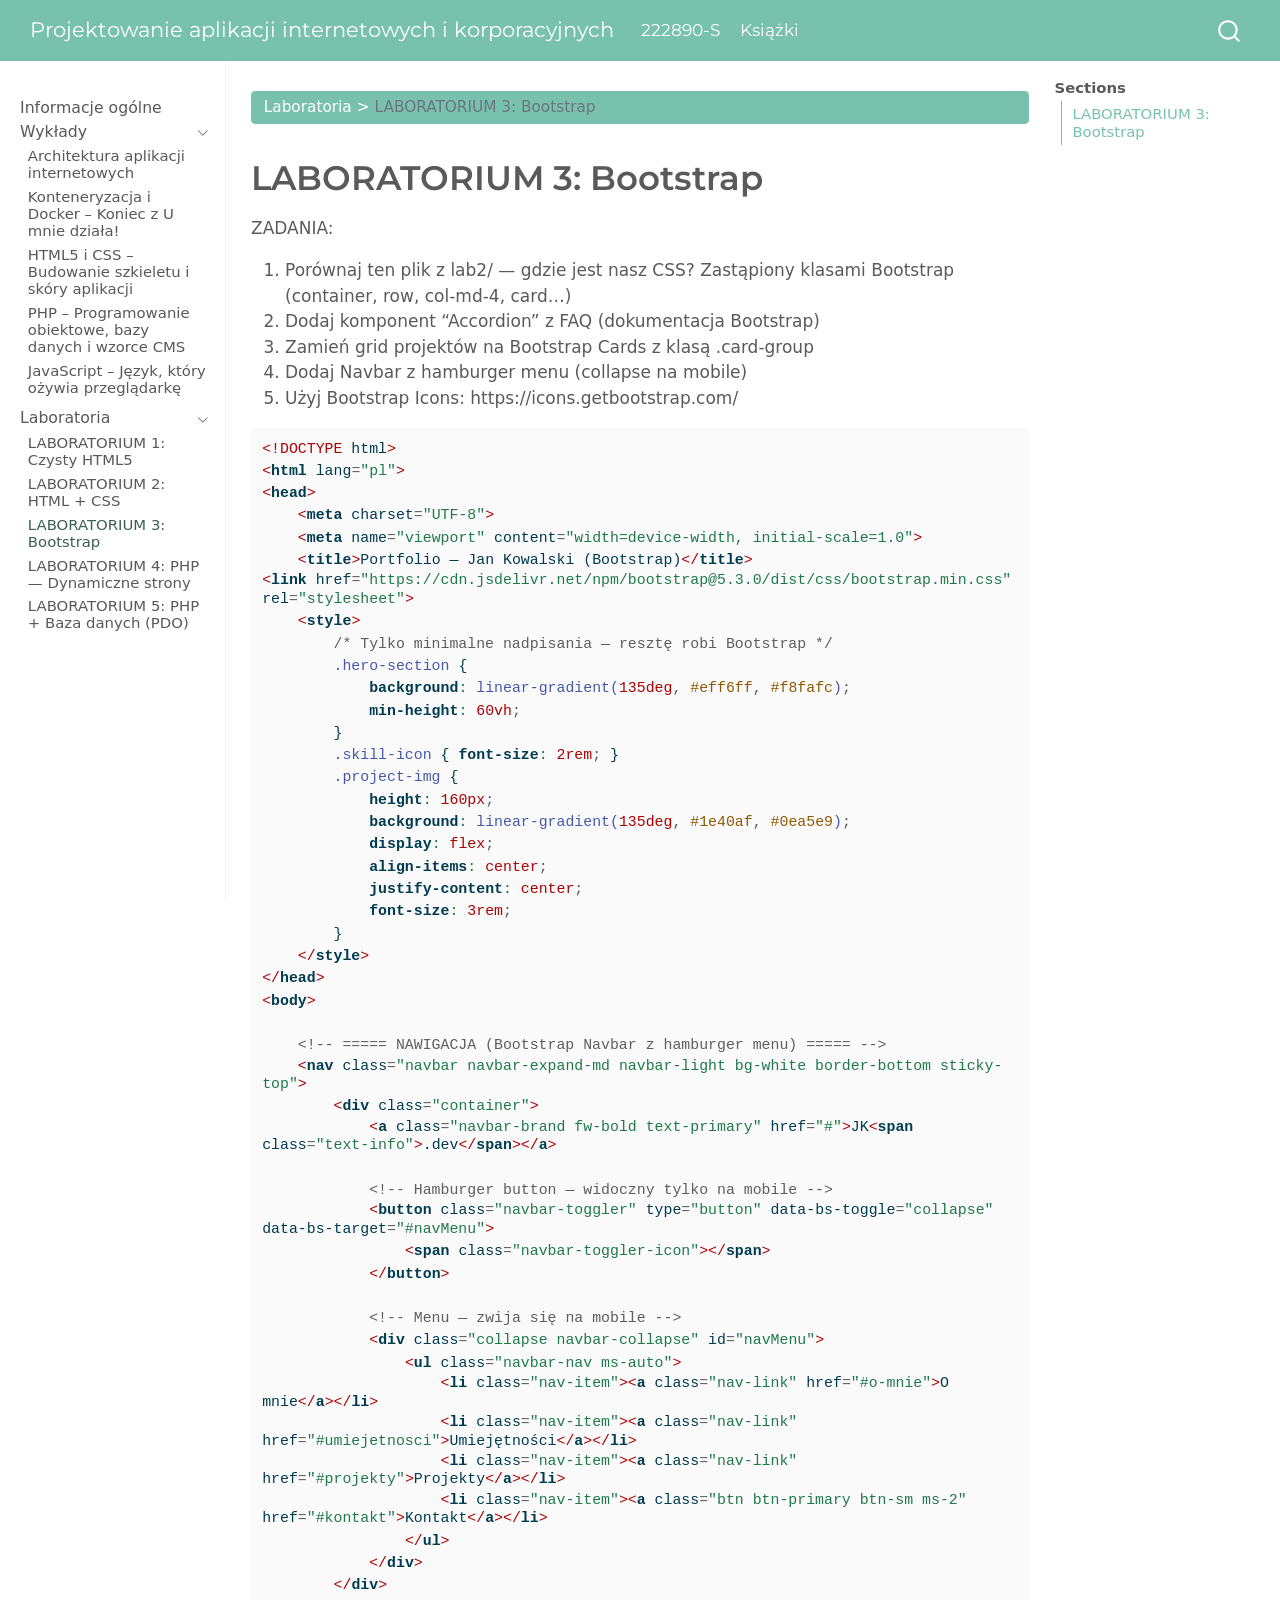
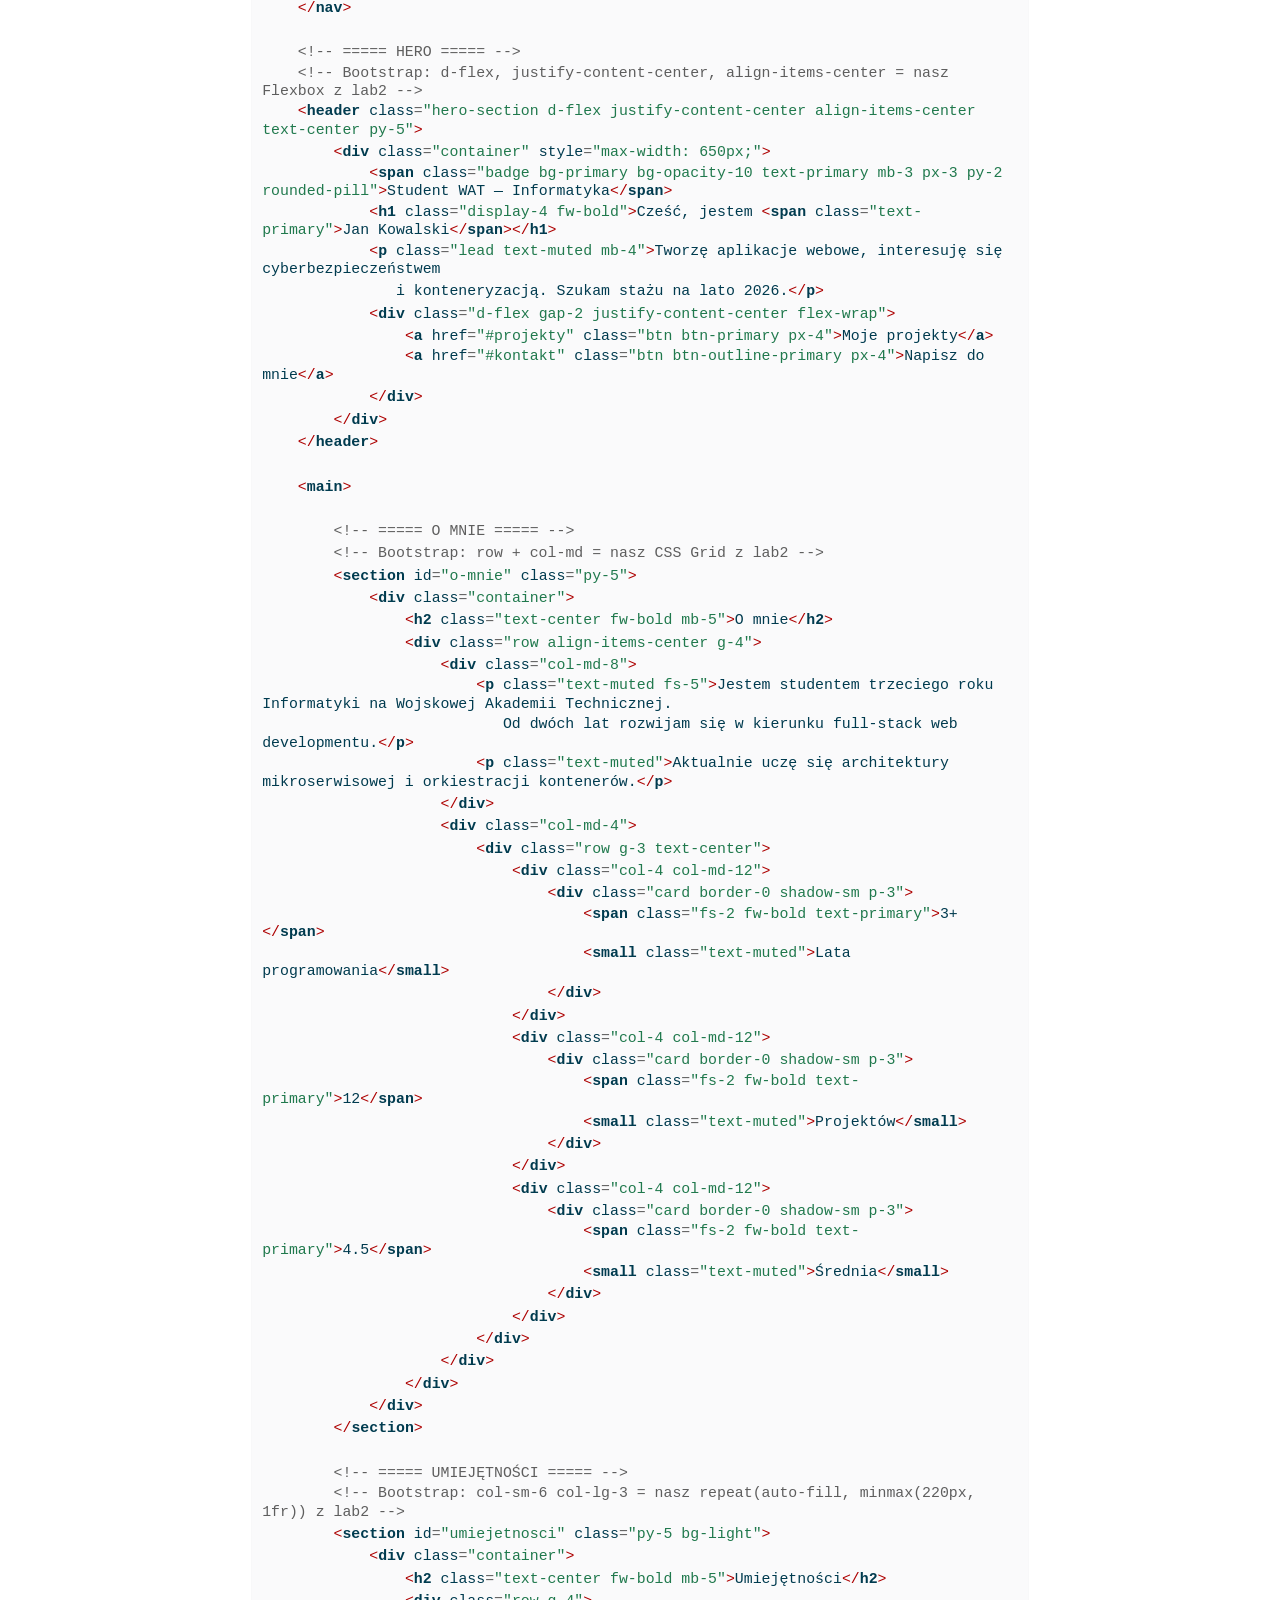
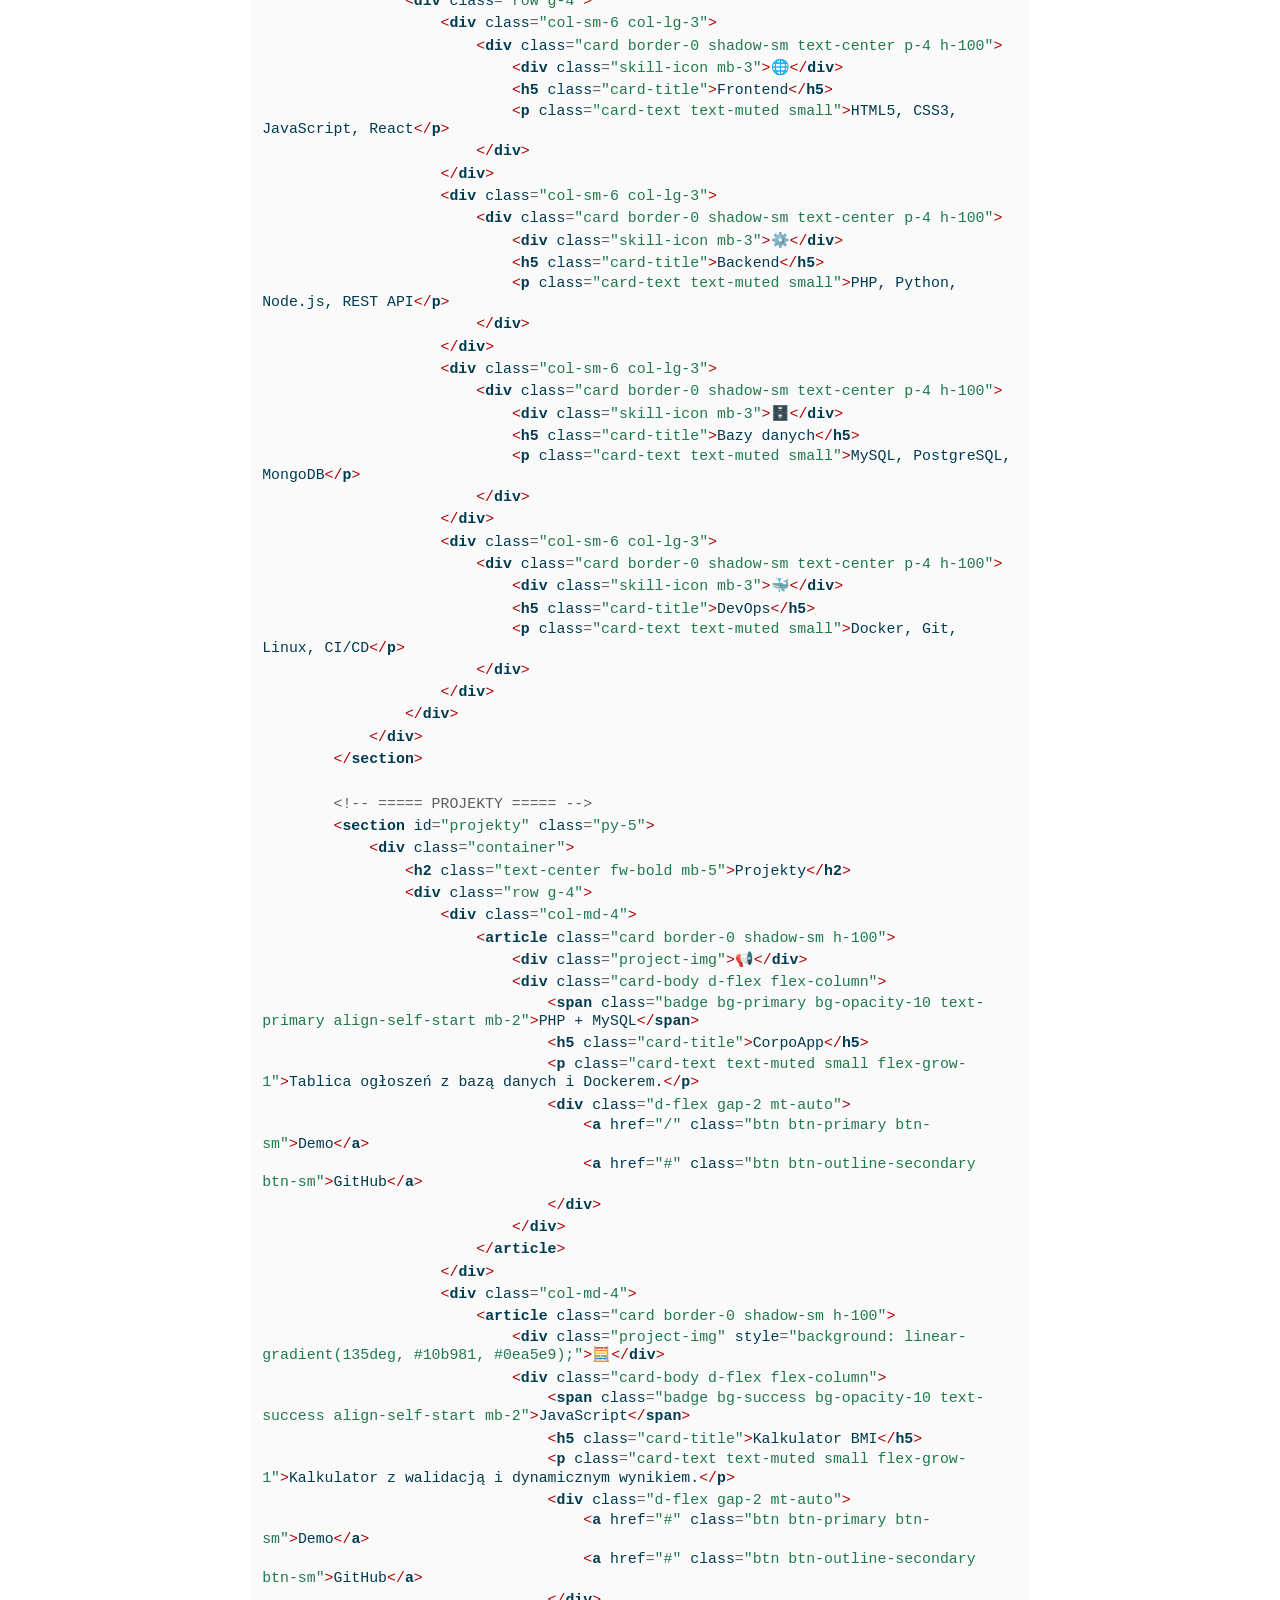
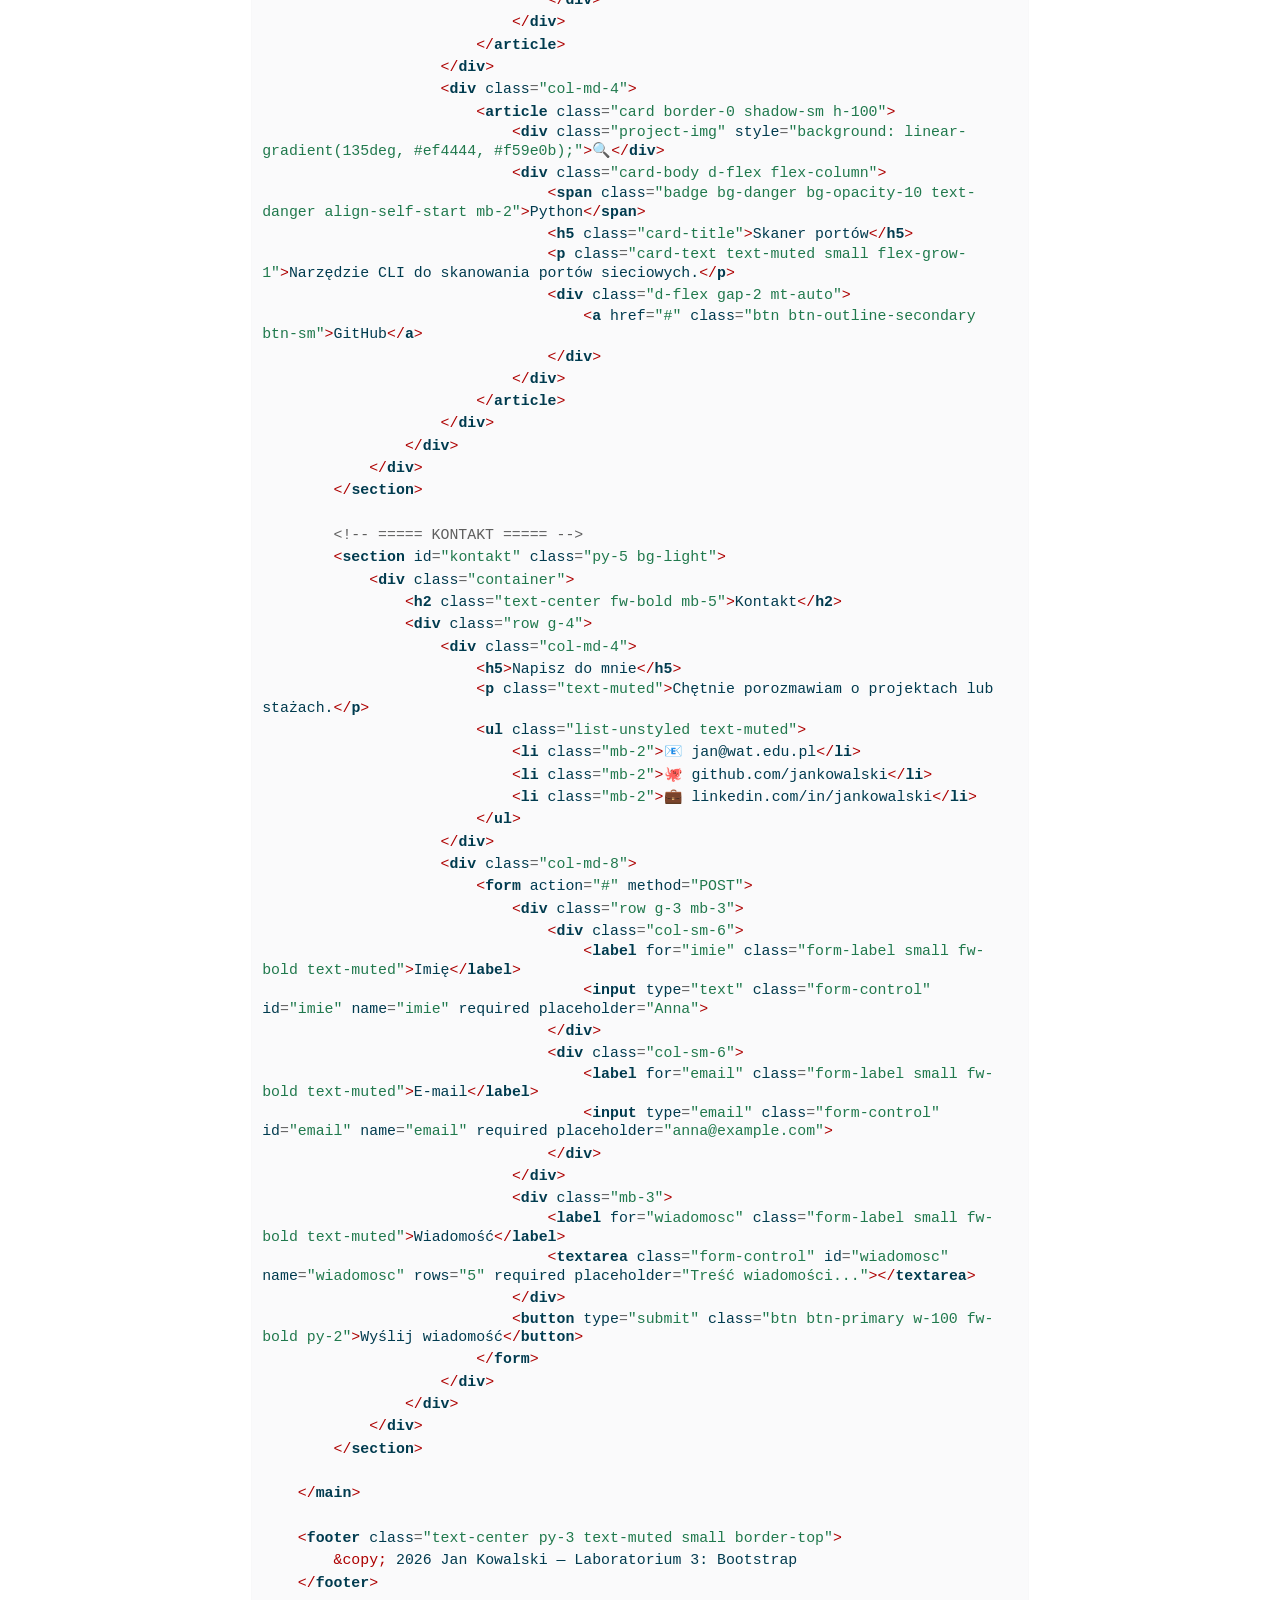
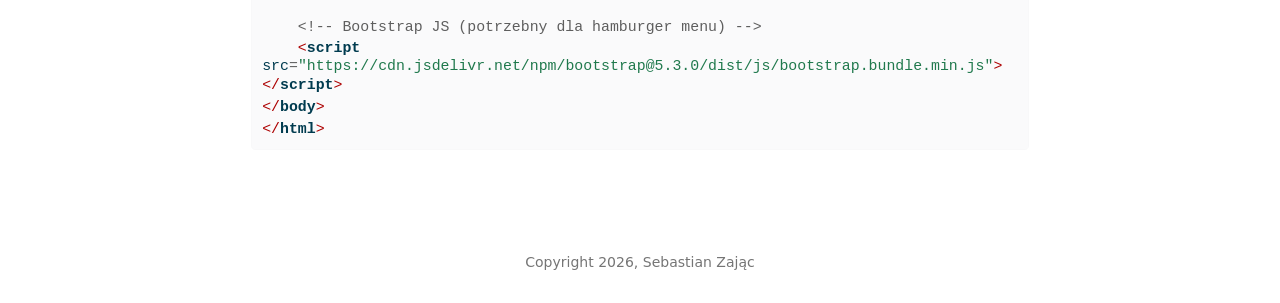
<file: docs/labs/lab3.html>
<!DOCTYPE html>
<html xmlns="http://www.w3.org/1999/xhtml" lang="en" xml:lang="en"><head>

<meta charset="utf-8">
<meta name="generator" content="quarto-1.8.27">

<meta name="viewport" content="width=device-width, initial-scale=1.0, user-scalable=yes">


<title>lab3 – Projektowanie aplikacji internetowych i korporacyjnych</title>
<style>
code{white-space: pre-wrap;}
span.smallcaps{font-variant: small-caps;}
div.columns{display: flex; gap: min(4vw, 1.5em);}
div.column{flex: auto; overflow-x: auto;}
div.hanging-indent{margin-left: 1.5em; text-indent: -1.5em;}
ul.task-list{list-style: none;}
ul.task-list li input[type="checkbox"] {
  width: 0.8em;
  margin: 0 0.8em 0.2em -1em; /* quarto-specific, see https://github.com/quarto-dev/quarto-cli/issues/4556 */ 
  vertical-align: middle;
}
/* CSS for syntax highlighting */
html { -webkit-text-size-adjust: 100%; }
pre > code.sourceCode { white-space: pre; position: relative; }
pre > code.sourceCode > span { display: inline-block; line-height: 1.25; }
pre > code.sourceCode > span:empty { height: 1.2em; }
.sourceCode { overflow: visible; }
code.sourceCode > span { color: inherit; text-decoration: inherit; }
div.sourceCode { margin: 1em 0; }
pre.sourceCode { margin: 0; }
@media screen {
div.sourceCode { overflow: auto; }
}
@media print {
pre > code.sourceCode { white-space: pre-wrap; }
pre > code.sourceCode > span { text-indent: -5em; padding-left: 5em; }
}
pre.numberSource code
  { counter-reset: source-line 0; }
pre.numberSource code > span
  { position: relative; left: -4em; counter-increment: source-line; }
pre.numberSource code > span > a:first-child::before
  { content: counter(source-line);
    position: relative; left: -1em; text-align: right; vertical-align: baseline;
    border: none; display: inline-block;
    -webkit-touch-callout: none; -webkit-user-select: none;
    -khtml-user-select: none; -moz-user-select: none;
    -ms-user-select: none; user-select: none;
    padding: 0 4px; width: 4em;
  }
pre.numberSource { margin-left: 3em;  padding-left: 4px; }
div.sourceCode
  {   }
@media screen {
pre > code.sourceCode > span > a:first-child::before { text-decoration: underline; }
}
</style>


<script src="../site_libs/quarto-nav/quarto-nav.js"></script>
<script src="../site_libs/quarto-nav/headroom.min.js"></script>
<script src="../site_libs/clipboard/clipboard.min.js"></script>
<script src="../site_libs/quarto-search/autocomplete.umd.js"></script>
<script src="../site_libs/quarto-search/fuse.min.js"></script>
<script src="../site_libs/quarto-search/quarto-search.js"></script>
<meta name="quarto:offset" content="../">
<script src="../site_libs/quarto-html/quarto.js" type="module"></script>
<script src="../site_libs/quarto-html/tabsets/tabsets.js" type="module"></script>
<script src="../site_libs/quarto-html/axe/axe-check.js" type="module"></script>
<script src="../site_libs/quarto-html/popper.min.js"></script>
<script src="../site_libs/quarto-html/tippy.umd.min.js"></script>
<script src="../site_libs/quarto-html/anchor.min.js"></script>
<link href="../site_libs/quarto-html/tippy.css" rel="stylesheet">
<link href="../site_libs/quarto-html/quarto-syntax-highlighting-ed96de9b727972fe78a7b5d16c58bf87.css" rel="stylesheet" id="quarto-text-highlighting-styles">
<script src="../site_libs/bootstrap/bootstrap.min.js"></script>
<link href="../site_libs/bootstrap/bootstrap-icons.css" rel="stylesheet">
<link href="../site_libs/bootstrap/bootstrap-8843a38191b55497cd032d3fc2c3d839.min.css" rel="stylesheet" append-hash="true" id="quarto-bootstrap" data-mode="light">
<script id="quarto-search-options" type="application/json">{
  "location": "navbar",
  "copy-button": false,
  "collapse-after": 3,
  "panel-placement": "end",
  "type": "overlay",
  "limit": 50,
  "keyboard-shortcut": [
    "f",
    "/",
    "s"
  ],
  "show-item-context": false,
  "language": {
    "search-no-results-text": "No results",
    "search-matching-documents-text": "matching documents",
    "search-copy-link-title": "Copy link to search",
    "search-hide-matches-text": "Hide additional matches",
    "search-more-match-text": "more match in this document",
    "search-more-matches-text": "more matches in this document",
    "search-clear-button-title": "Clear",
    "search-text-placeholder": "",
    "search-detached-cancel-button-title": "Cancel",
    "search-submit-button-title": "Submit",
    "search-label": "Search"
  }
}</script>


<link rel="stylesheet" href="../style.css">
</head>

<body class="nav-sidebar docked nav-fixed quarto-light">

<div id="quarto-search-results"></div>
  <header id="quarto-header" class="headroom fixed-top">
    <nav class="navbar navbar-expand-lg " data-bs-theme="dark">
      <div class="navbar-container container-fluid">
      <div class="navbar-brand-container mx-auto">
    <a class="navbar-brand" href="../index.html">
    <span class="navbar-title">Projektowanie aplikacji internetowych i korporacyjnych</span>
    </a>
  </div>
            <div id="quarto-search" class="" title="Search"></div>
          <button class="navbar-toggler" type="button" data-bs-toggle="collapse" data-bs-target="#navbarCollapse" aria-controls="navbarCollapse" role="menu" aria-expanded="false" aria-label="Toggle navigation" onclick="if (window.quartoToggleHeadroom) { window.quartoToggleHeadroom(); }">
  <span class="navbar-toggler-icon"></span>
</button>
          <div class="collapse navbar-collapse" id="navbarCollapse">
            <ul class="navbar-nav navbar-nav-scroll me-auto">
  <li class="nav-item">
    <a class="nav-link" href="../indexS.html"> 
<span class="menu-text">222890-S</span></a>
  </li>  
  <li class="nav-item">
    <a class="nav-link" href="../ksiazki.html"> 
<span class="menu-text">Książki</span></a>
  </li>  
</ul>
          </div> <!-- /navcollapse -->
            <div class="quarto-navbar-tools">
</div>
      </div> <!-- /container-fluid -->
    </nav>
  <nav class="quarto-secondary-nav">
    <div class="container-fluid d-flex">
      <button type="button" class="quarto-btn-toggle btn" data-bs-toggle="collapse" role="button" data-bs-target=".quarto-sidebar-collapse-item" aria-controls="quarto-sidebar" aria-expanded="false" aria-label="Toggle sidebar navigation" onclick="if (window.quartoToggleHeadroom) { window.quartoToggleHeadroom(); }">
        <i class="bi bi-layout-text-sidebar-reverse"></i>
      </button>
        <nav class="quarto-page-breadcrumbs" aria-label="breadcrumb"><ol class="breadcrumb"><li class="breadcrumb-item"><a href="../labs/lab1.html">Laboratoria</a></li><li class="breadcrumb-item"><a href="../labs/lab3.html">LABORATORIUM 3: Bootstrap</a></li></ol></nav>
        <a class="flex-grow-1" role="navigation" data-bs-toggle="collapse" data-bs-target=".quarto-sidebar-collapse-item" aria-controls="quarto-sidebar" aria-expanded="false" aria-label="Toggle sidebar navigation" onclick="if (window.quartoToggleHeadroom) { window.quartoToggleHeadroom(); }">      
        </a>
    </div>
  </nav>
</header>
<!-- content -->
<div id="quarto-content" class="quarto-container page-columns page-rows-contents page-layout-article page-navbar">
<!-- sidebar -->
  <nav id="quarto-sidebar" class="sidebar collapse collapse-horizontal quarto-sidebar-collapse-item sidebar-navigation docked overflow-auto">
    <div class="sidebar-menu-container"> 
    <ul class="list-unstyled mt-1">
        <li class="sidebar-item">
  <div class="sidebar-item-container"> 
  <a href="../index.html" class="sidebar-item-text sidebar-link">
 <span class="menu-text">Informacje ogólne</span></a>
  </div>
</li>
        <li class="sidebar-item sidebar-item-section">
      <div class="sidebar-item-container"> 
            <a class="sidebar-item-text sidebar-link text-start" data-bs-toggle="collapse" data-bs-target="#quarto-sidebar-section-1" role="navigation" aria-expanded="true">
 <span class="menu-text">Wykłady</span></a>
          <a class="sidebar-item-toggle text-start" data-bs-toggle="collapse" data-bs-target="#quarto-sidebar-section-1" role="navigation" aria-expanded="true" aria-label="Toggle section">
            <i class="bi bi-chevron-right ms-2"></i>
          </a> 
      </div>
      <ul id="quarto-sidebar-section-1" class="collapse list-unstyled sidebar-section depth1 show">  
          <li class="sidebar-item">
  <div class="sidebar-item-container"> 
  <a href="../lectures/wyklad1.html" class="sidebar-item-text sidebar-link">
 <span class="menu-text">Architektura aplikacji internetowych</span></a>
  </div>
</li>
          <li class="sidebar-item">
  <div class="sidebar-item-container"> 
  <a href="../lectures/wyklad2.html" class="sidebar-item-text sidebar-link">
 <span class="menu-text">Konteneryzacja i Docker – Koniec z U mnie działa!</span></a>
  </div>
</li>
          <li class="sidebar-item">
  <div class="sidebar-item-container"> 
  <a href="../lectures/wyklad3.html" class="sidebar-item-text sidebar-link">
 <span class="menu-text">HTML5 i CSS – Budowanie szkieletu i skóry aplikacji</span></a>
  </div>
</li>
          <li class="sidebar-item">
  <div class="sidebar-item-container"> 
  <a href="../lectures/wyklad4.html" class="sidebar-item-text sidebar-link">
 <span class="menu-text">PHP – Programowanie obiektowe, bazy danych i wzorce CMS</span></a>
  </div>
</li>
          <li class="sidebar-item">
  <div class="sidebar-item-container"> 
  <a href="../lectures/wyklad5.html" class="sidebar-item-text sidebar-link">
 <span class="menu-text">JavaScript – Język, który ożywia przeglądarkę</span></a>
  </div>
</li>
      </ul>
  </li>
        <li class="sidebar-item sidebar-item-section">
      <div class="sidebar-item-container"> 
            <a class="sidebar-item-text sidebar-link text-start" data-bs-toggle="collapse" data-bs-target="#quarto-sidebar-section-2" role="navigation" aria-expanded="true">
 <span class="menu-text">Laboratoria</span></a>
          <a class="sidebar-item-toggle text-start" data-bs-toggle="collapse" data-bs-target="#quarto-sidebar-section-2" role="navigation" aria-expanded="true" aria-label="Toggle section">
            <i class="bi bi-chevron-right ms-2"></i>
          </a> 
      </div>
      <ul id="quarto-sidebar-section-2" class="collapse list-unstyled sidebar-section depth1 show">  
          <li class="sidebar-item">
  <div class="sidebar-item-container"> 
  <a href="../labs/lab1.html" class="sidebar-item-text sidebar-link">
 <span class="menu-text">LABORATORIUM 1: Czysty HTML5</span></a>
  </div>
</li>
          <li class="sidebar-item">
  <div class="sidebar-item-container"> 
  <a href="../labs/lab2.html" class="sidebar-item-text sidebar-link">
 <span class="menu-text">LABORATORIUM 2: HTML + CSS</span></a>
  </div>
</li>
          <li class="sidebar-item">
  <div class="sidebar-item-container"> 
  <a href="../labs/lab3.html" class="sidebar-item-text sidebar-link active">
 <span class="menu-text">LABORATORIUM 3: Bootstrap</span></a>
  </div>
</li>
          <li class="sidebar-item">
  <div class="sidebar-item-container"> 
  <a href="../labs/lab4.html" class="sidebar-item-text sidebar-link">
 <span class="menu-text">LABORATORIUM 4: PHP — Dynamiczne strony</span></a>
  </div>
</li>
          <li class="sidebar-item">
  <div class="sidebar-item-container"> 
  <a href="../labs/lab5.html" class="sidebar-item-text sidebar-link">
 <span class="menu-text">LABORATORIUM 5: PHP + Baza danych (PDO)</span></a>
  </div>
</li>
      </ul>
  </li>
    </ul>
    </div>
</nav>
<div id="quarto-sidebar-glass" class="quarto-sidebar-collapse-item" data-bs-toggle="collapse" data-bs-target=".quarto-sidebar-collapse-item"></div>
<!-- margin-sidebar -->
    <div id="quarto-margin-sidebar" class="sidebar margin-sidebar">
        <nav id="TOC" role="doc-toc" class="toc-active">
    <h2 id="toc-title"><strong>Sections</strong></h2>
   
  <ul class="collapse">
  <li><a href="#laboratorium-3-bootstrap" id="toc-laboratorium-3-bootstrap" class="nav-link active" data-scroll-target="#laboratorium-3-bootstrap">LABORATORIUM 3: Bootstrap</a></li>
  </ul>
</nav>
    </div>
<!-- main -->
<main class="content" id="quarto-document-content"><header id="title-block-header" class="quarto-title-block"><nav class="quarto-page-breadcrumbs quarto-title-breadcrumbs d-none d-lg-block" aria-label="breadcrumb"><ol class="breadcrumb"><li class="breadcrumb-item"><a href="../labs/lab1.html">Laboratoria</a></li><li class="breadcrumb-item"><a href="../labs/lab3.html">LABORATORIUM 3: Bootstrap</a></li></ol></nav></header>




<section id="laboratorium-3-bootstrap" class="level1">
<h1>LABORATORIUM 3: Bootstrap</h1>
<p>ZADANIA:</p>
<ol type="1">
<li>Porównaj ten plik z lab2/ — gdzie jest nasz CSS? Zastąpiony klasami Bootstrap (container, row, col-md-4, card…)</li>
<li>Dodaj komponent “Accordion” z FAQ (dokumentacja Bootstrap)</li>
<li>Zamień grid projektów na Bootstrap Cards z klasą .card-group</li>
<li>Dodaj Navbar z hamburger menu (collapse na mobile)</li>
<li>Użyj Bootstrap Icons: https://icons.getbootstrap.com/</li>
</ol>
<div class="code-copy-outer-scaffold"><div class="sourceCode" id="cb1"><pre class="sourceCode html code-with-copy"><code class="sourceCode html"><span id="cb1-1"><a href="#cb1-1" aria-hidden="true" tabindex="-1"></a><span class="dt">&lt;!DOCTYPE</span> html<span class="dt">&gt;</span></span>
<span id="cb1-2"><a href="#cb1-2" aria-hidden="true" tabindex="-1"></a><span class="dt">&lt;</span><span class="kw">html</span><span class="ot"> lang</span><span class="op">=</span><span class="st">"pl"</span><span class="dt">&gt;</span></span>
<span id="cb1-3"><a href="#cb1-3" aria-hidden="true" tabindex="-1"></a><span class="dt">&lt;</span><span class="kw">head</span><span class="dt">&gt;</span></span>
<span id="cb1-4"><a href="#cb1-4" aria-hidden="true" tabindex="-1"></a>    <span class="dt">&lt;</span><span class="kw">meta</span><span class="ot"> charset</span><span class="op">=</span><span class="st">"UTF-8"</span><span class="dt">&gt;</span></span>
<span id="cb1-5"><a href="#cb1-5" aria-hidden="true" tabindex="-1"></a>    <span class="dt">&lt;</span><span class="kw">meta</span><span class="ot"> name</span><span class="op">=</span><span class="st">"viewport"</span><span class="ot"> content</span><span class="op">=</span><span class="st">"width=device-width, initial-scale=1.0"</span><span class="dt">&gt;</span></span>
<span id="cb1-6"><a href="#cb1-6" aria-hidden="true" tabindex="-1"></a>    <span class="dt">&lt;</span><span class="kw">title</span><span class="dt">&gt;</span>Portfolio — Jan Kowalski (Bootstrap)<span class="dt">&lt;/</span><span class="kw">title</span><span class="dt">&gt;</span></span>
<span id="cb1-7"><a href="#cb1-7" aria-hidden="true" tabindex="-1"></a><span class="dt">&lt;</span><span class="kw">link</span><span class="ot"> href</span><span class="op">=</span><span class="st">"https://cdn.jsdelivr.net/npm/bootstrap@5.3.0/dist/css/bootstrap.min.css"</span><span class="ot"> rel</span><span class="op">=</span><span class="st">"stylesheet"</span><span class="dt">&gt;</span></span>
<span id="cb1-8"><a href="#cb1-8" aria-hidden="true" tabindex="-1"></a>    <span class="dt">&lt;</span><span class="kw">style</span><span class="dt">&gt;</span></span>
<span id="cb1-9"><a href="#cb1-9" aria-hidden="true" tabindex="-1"></a>        <span class="co">/* Tylko minimalne nadpisania — resztę robi Bootstrap */</span></span>
<span id="cb1-10"><a href="#cb1-10" aria-hidden="true" tabindex="-1"></a>        <span class="fu">.hero-section</span> {</span>
<span id="cb1-11"><a href="#cb1-11" aria-hidden="true" tabindex="-1"></a>            <span class="kw">background</span><span class="ch">:</span> <span class="fu">linear-gradient(</span><span class="dv">135</span><span class="dt">deg</span><span class="op">,</span> <span class="cn">#eff6ff</span><span class="op">,</span> <span class="cn">#f8fafc</span><span class="fu">)</span><span class="op">;</span></span>
<span id="cb1-12"><a href="#cb1-12" aria-hidden="true" tabindex="-1"></a>            <span class="kw">min-height</span><span class="ch">:</span> <span class="dv">60</span><span class="dt">vh</span><span class="op">;</span></span>
<span id="cb1-13"><a href="#cb1-13" aria-hidden="true" tabindex="-1"></a>        }</span>
<span id="cb1-14"><a href="#cb1-14" aria-hidden="true" tabindex="-1"></a>        <span class="fu">.skill-icon</span> { <span class="kw">font-size</span><span class="ch">:</span> <span class="dv">2</span><span class="dt">rem</span><span class="op">;</span> }</span>
<span id="cb1-15"><a href="#cb1-15" aria-hidden="true" tabindex="-1"></a>        <span class="fu">.project-img</span> {</span>
<span id="cb1-16"><a href="#cb1-16" aria-hidden="true" tabindex="-1"></a>            <span class="kw">height</span><span class="ch">:</span> <span class="dv">160</span><span class="dt">px</span><span class="op">;</span></span>
<span id="cb1-17"><a href="#cb1-17" aria-hidden="true" tabindex="-1"></a>            <span class="kw">background</span><span class="ch">:</span> <span class="fu">linear-gradient(</span><span class="dv">135</span><span class="dt">deg</span><span class="op">,</span> <span class="cn">#1e40af</span><span class="op">,</span> <span class="cn">#0ea5e9</span><span class="fu">)</span><span class="op">;</span></span>
<span id="cb1-18"><a href="#cb1-18" aria-hidden="true" tabindex="-1"></a>            <span class="kw">display</span><span class="ch">:</span> <span class="dv">flex</span><span class="op">;</span></span>
<span id="cb1-19"><a href="#cb1-19" aria-hidden="true" tabindex="-1"></a>            <span class="kw">align-items</span><span class="ch">:</span> <span class="dv">center</span><span class="op">;</span></span>
<span id="cb1-20"><a href="#cb1-20" aria-hidden="true" tabindex="-1"></a>            <span class="kw">justify-content</span><span class="ch">:</span> <span class="dv">center</span><span class="op">;</span></span>
<span id="cb1-21"><a href="#cb1-21" aria-hidden="true" tabindex="-1"></a>            <span class="kw">font-size</span><span class="ch">:</span> <span class="dv">3</span><span class="dt">rem</span><span class="op">;</span></span>
<span id="cb1-22"><a href="#cb1-22" aria-hidden="true" tabindex="-1"></a>        }</span>
<span id="cb1-23"><a href="#cb1-23" aria-hidden="true" tabindex="-1"></a>    <span class="dt">&lt;/</span><span class="kw">style</span><span class="dt">&gt;</span></span>
<span id="cb1-24"><a href="#cb1-24" aria-hidden="true" tabindex="-1"></a><span class="dt">&lt;/</span><span class="kw">head</span><span class="dt">&gt;</span></span>
<span id="cb1-25"><a href="#cb1-25" aria-hidden="true" tabindex="-1"></a><span class="dt">&lt;</span><span class="kw">body</span><span class="dt">&gt;</span></span>
<span id="cb1-26"><a href="#cb1-26" aria-hidden="true" tabindex="-1"></a></span>
<span id="cb1-27"><a href="#cb1-27" aria-hidden="true" tabindex="-1"></a>    <span class="co">&lt;!-- ===== NAWIGACJA (Bootstrap Navbar z hamburger menu) ===== --&gt;</span></span>
<span id="cb1-28"><a href="#cb1-28" aria-hidden="true" tabindex="-1"></a>    <span class="dt">&lt;</span><span class="kw">nav</span><span class="ot"> class</span><span class="op">=</span><span class="st">"navbar navbar-expand-md navbar-light bg-white border-bottom sticky-top"</span><span class="dt">&gt;</span></span>
<span id="cb1-29"><a href="#cb1-29" aria-hidden="true" tabindex="-1"></a>        <span class="dt">&lt;</span><span class="kw">div</span><span class="ot"> class</span><span class="op">=</span><span class="st">"container"</span><span class="dt">&gt;</span></span>
<span id="cb1-30"><a href="#cb1-30" aria-hidden="true" tabindex="-1"></a>            <span class="dt">&lt;</span><span class="kw">a</span><span class="ot"> class</span><span class="op">=</span><span class="st">"navbar-brand fw-bold text-primary"</span><span class="ot"> href</span><span class="op">=</span><span class="st">"#"</span><span class="dt">&gt;</span>JK<span class="dt">&lt;</span><span class="kw">span</span><span class="ot"> class</span><span class="op">=</span><span class="st">"text-info"</span><span class="dt">&gt;</span>.dev<span class="dt">&lt;/</span><span class="kw">span</span><span class="dt">&gt;&lt;/</span><span class="kw">a</span><span class="dt">&gt;</span></span>
<span id="cb1-31"><a href="#cb1-31" aria-hidden="true" tabindex="-1"></a>            </span>
<span id="cb1-32"><a href="#cb1-32" aria-hidden="true" tabindex="-1"></a>            <span class="co">&lt;!-- Hamburger button — widoczny tylko na mobile --&gt;</span></span>
<span id="cb1-33"><a href="#cb1-33" aria-hidden="true" tabindex="-1"></a>            <span class="dt">&lt;</span><span class="kw">button</span><span class="ot"> class</span><span class="op">=</span><span class="st">"navbar-toggler"</span><span class="ot"> type</span><span class="op">=</span><span class="st">"button"</span><span class="ot"> data-bs-toggle</span><span class="op">=</span><span class="st">"collapse"</span><span class="ot"> data-bs-target</span><span class="op">=</span><span class="st">"#navMenu"</span><span class="dt">&gt;</span></span>
<span id="cb1-34"><a href="#cb1-34" aria-hidden="true" tabindex="-1"></a>                <span class="dt">&lt;</span><span class="kw">span</span><span class="ot"> class</span><span class="op">=</span><span class="st">"navbar-toggler-icon"</span><span class="dt">&gt;&lt;/</span><span class="kw">span</span><span class="dt">&gt;</span></span>
<span id="cb1-35"><a href="#cb1-35" aria-hidden="true" tabindex="-1"></a>            <span class="dt">&lt;/</span><span class="kw">button</span><span class="dt">&gt;</span></span>
<span id="cb1-36"><a href="#cb1-36" aria-hidden="true" tabindex="-1"></a></span>
<span id="cb1-37"><a href="#cb1-37" aria-hidden="true" tabindex="-1"></a>            <span class="co">&lt;!-- Menu — zwija się na mobile --&gt;</span></span>
<span id="cb1-38"><a href="#cb1-38" aria-hidden="true" tabindex="-1"></a>            <span class="dt">&lt;</span><span class="kw">div</span><span class="ot"> class</span><span class="op">=</span><span class="st">"collapse navbar-collapse"</span><span class="ot"> id</span><span class="op">=</span><span class="st">"navMenu"</span><span class="dt">&gt;</span></span>
<span id="cb1-39"><a href="#cb1-39" aria-hidden="true" tabindex="-1"></a>                <span class="dt">&lt;</span><span class="kw">ul</span><span class="ot"> class</span><span class="op">=</span><span class="st">"navbar-nav ms-auto"</span><span class="dt">&gt;</span></span>
<span id="cb1-40"><a href="#cb1-40" aria-hidden="true" tabindex="-1"></a>                    <span class="dt">&lt;</span><span class="kw">li</span><span class="ot"> class</span><span class="op">=</span><span class="st">"nav-item"</span><span class="dt">&gt;&lt;</span><span class="kw">a</span><span class="ot"> class</span><span class="op">=</span><span class="st">"nav-link"</span><span class="ot"> href</span><span class="op">=</span><span class="st">"#o-mnie"</span><span class="dt">&gt;</span>O mnie<span class="dt">&lt;/</span><span class="kw">a</span><span class="dt">&gt;&lt;/</span><span class="kw">li</span><span class="dt">&gt;</span></span>
<span id="cb1-41"><a href="#cb1-41" aria-hidden="true" tabindex="-1"></a>                    <span class="dt">&lt;</span><span class="kw">li</span><span class="ot"> class</span><span class="op">=</span><span class="st">"nav-item"</span><span class="dt">&gt;&lt;</span><span class="kw">a</span><span class="ot"> class</span><span class="op">=</span><span class="st">"nav-link"</span><span class="ot"> href</span><span class="op">=</span><span class="st">"#umiejetnosci"</span><span class="dt">&gt;</span>Umiejętności<span class="dt">&lt;/</span><span class="kw">a</span><span class="dt">&gt;&lt;/</span><span class="kw">li</span><span class="dt">&gt;</span></span>
<span id="cb1-42"><a href="#cb1-42" aria-hidden="true" tabindex="-1"></a>                    <span class="dt">&lt;</span><span class="kw">li</span><span class="ot"> class</span><span class="op">=</span><span class="st">"nav-item"</span><span class="dt">&gt;&lt;</span><span class="kw">a</span><span class="ot"> class</span><span class="op">=</span><span class="st">"nav-link"</span><span class="ot"> href</span><span class="op">=</span><span class="st">"#projekty"</span><span class="dt">&gt;</span>Projekty<span class="dt">&lt;/</span><span class="kw">a</span><span class="dt">&gt;&lt;/</span><span class="kw">li</span><span class="dt">&gt;</span></span>
<span id="cb1-43"><a href="#cb1-43" aria-hidden="true" tabindex="-1"></a>                    <span class="dt">&lt;</span><span class="kw">li</span><span class="ot"> class</span><span class="op">=</span><span class="st">"nav-item"</span><span class="dt">&gt;&lt;</span><span class="kw">a</span><span class="ot"> class</span><span class="op">=</span><span class="st">"btn btn-primary btn-sm ms-2"</span><span class="ot"> href</span><span class="op">=</span><span class="st">"#kontakt"</span><span class="dt">&gt;</span>Kontakt<span class="dt">&lt;/</span><span class="kw">a</span><span class="dt">&gt;&lt;/</span><span class="kw">li</span><span class="dt">&gt;</span></span>
<span id="cb1-44"><a href="#cb1-44" aria-hidden="true" tabindex="-1"></a>                <span class="dt">&lt;/</span><span class="kw">ul</span><span class="dt">&gt;</span></span>
<span id="cb1-45"><a href="#cb1-45" aria-hidden="true" tabindex="-1"></a>            <span class="dt">&lt;/</span><span class="kw">div</span><span class="dt">&gt;</span></span>
<span id="cb1-46"><a href="#cb1-46" aria-hidden="true" tabindex="-1"></a>        <span class="dt">&lt;/</span><span class="kw">div</span><span class="dt">&gt;</span></span>
<span id="cb1-47"><a href="#cb1-47" aria-hidden="true" tabindex="-1"></a>    <span class="dt">&lt;/</span><span class="kw">nav</span><span class="dt">&gt;</span></span>
<span id="cb1-48"><a href="#cb1-48" aria-hidden="true" tabindex="-1"></a></span>
<span id="cb1-49"><a href="#cb1-49" aria-hidden="true" tabindex="-1"></a>    <span class="co">&lt;!-- ===== HERO ===== --&gt;</span></span>
<span id="cb1-50"><a href="#cb1-50" aria-hidden="true" tabindex="-1"></a>    <span class="co">&lt;!-- Bootstrap: d-flex, justify-content-center, align-items-center = nasz Flexbox z lab2 --&gt;</span></span>
<span id="cb1-51"><a href="#cb1-51" aria-hidden="true" tabindex="-1"></a>    <span class="dt">&lt;</span><span class="kw">header</span><span class="ot"> class</span><span class="op">=</span><span class="st">"hero-section d-flex justify-content-center align-items-center text-center py-5"</span><span class="dt">&gt;</span></span>
<span id="cb1-52"><a href="#cb1-52" aria-hidden="true" tabindex="-1"></a>        <span class="dt">&lt;</span><span class="kw">div</span><span class="ot"> class</span><span class="op">=</span><span class="st">"container"</span><span class="ot"> style</span><span class="op">=</span><span class="st">"max-width: 650px;"</span><span class="dt">&gt;</span></span>
<span id="cb1-53"><a href="#cb1-53" aria-hidden="true" tabindex="-1"></a>            <span class="dt">&lt;</span><span class="kw">span</span><span class="ot"> class</span><span class="op">=</span><span class="st">"badge bg-primary bg-opacity-10 text-primary mb-3 px-3 py-2 rounded-pill"</span><span class="dt">&gt;</span>Student WAT — Informatyka<span class="dt">&lt;/</span><span class="kw">span</span><span class="dt">&gt;</span></span>
<span id="cb1-54"><a href="#cb1-54" aria-hidden="true" tabindex="-1"></a>            <span class="dt">&lt;</span><span class="kw">h1</span><span class="ot"> class</span><span class="op">=</span><span class="st">"display-4 fw-bold"</span><span class="dt">&gt;</span>Cześć, jestem <span class="dt">&lt;</span><span class="kw">span</span><span class="ot"> class</span><span class="op">=</span><span class="st">"text-primary"</span><span class="dt">&gt;</span>Jan Kowalski<span class="dt">&lt;/</span><span class="kw">span</span><span class="dt">&gt;&lt;/</span><span class="kw">h1</span><span class="dt">&gt;</span></span>
<span id="cb1-55"><a href="#cb1-55" aria-hidden="true" tabindex="-1"></a>            <span class="dt">&lt;</span><span class="kw">p</span><span class="ot"> class</span><span class="op">=</span><span class="st">"lead text-muted mb-4"</span><span class="dt">&gt;</span>Tworzę aplikacje webowe, interesuję się cyberbezpieczeństwem </span>
<span id="cb1-56"><a href="#cb1-56" aria-hidden="true" tabindex="-1"></a>               i konteneryzacją. Szukam stażu na lato 2026.<span class="dt">&lt;/</span><span class="kw">p</span><span class="dt">&gt;</span></span>
<span id="cb1-57"><a href="#cb1-57" aria-hidden="true" tabindex="-1"></a>            <span class="dt">&lt;</span><span class="kw">div</span><span class="ot"> class</span><span class="op">=</span><span class="st">"d-flex gap-2 justify-content-center flex-wrap"</span><span class="dt">&gt;</span></span>
<span id="cb1-58"><a href="#cb1-58" aria-hidden="true" tabindex="-1"></a>                <span class="dt">&lt;</span><span class="kw">a</span><span class="ot"> href</span><span class="op">=</span><span class="st">"#projekty"</span><span class="ot"> class</span><span class="op">=</span><span class="st">"btn btn-primary px-4"</span><span class="dt">&gt;</span>Moje projekty<span class="dt">&lt;/</span><span class="kw">a</span><span class="dt">&gt;</span></span>
<span id="cb1-59"><a href="#cb1-59" aria-hidden="true" tabindex="-1"></a>                <span class="dt">&lt;</span><span class="kw">a</span><span class="ot"> href</span><span class="op">=</span><span class="st">"#kontakt"</span><span class="ot"> class</span><span class="op">=</span><span class="st">"btn btn-outline-primary px-4"</span><span class="dt">&gt;</span>Napisz do mnie<span class="dt">&lt;/</span><span class="kw">a</span><span class="dt">&gt;</span></span>
<span id="cb1-60"><a href="#cb1-60" aria-hidden="true" tabindex="-1"></a>            <span class="dt">&lt;/</span><span class="kw">div</span><span class="dt">&gt;</span></span>
<span id="cb1-61"><a href="#cb1-61" aria-hidden="true" tabindex="-1"></a>        <span class="dt">&lt;/</span><span class="kw">div</span><span class="dt">&gt;</span></span>
<span id="cb1-62"><a href="#cb1-62" aria-hidden="true" tabindex="-1"></a>    <span class="dt">&lt;/</span><span class="kw">header</span><span class="dt">&gt;</span></span>
<span id="cb1-63"><a href="#cb1-63" aria-hidden="true" tabindex="-1"></a></span>
<span id="cb1-64"><a href="#cb1-64" aria-hidden="true" tabindex="-1"></a>    <span class="dt">&lt;</span><span class="kw">main</span><span class="dt">&gt;</span></span>
<span id="cb1-65"><a href="#cb1-65" aria-hidden="true" tabindex="-1"></a></span>
<span id="cb1-66"><a href="#cb1-66" aria-hidden="true" tabindex="-1"></a>        <span class="co">&lt;!-- ===== O MNIE ===== --&gt;</span></span>
<span id="cb1-67"><a href="#cb1-67" aria-hidden="true" tabindex="-1"></a>        <span class="co">&lt;!-- Bootstrap: row + col-md = nasz CSS Grid z lab2 --&gt;</span></span>
<span id="cb1-68"><a href="#cb1-68" aria-hidden="true" tabindex="-1"></a>        <span class="dt">&lt;</span><span class="kw">section</span><span class="ot"> id</span><span class="op">=</span><span class="st">"o-mnie"</span><span class="ot"> class</span><span class="op">=</span><span class="st">"py-5"</span><span class="dt">&gt;</span></span>
<span id="cb1-69"><a href="#cb1-69" aria-hidden="true" tabindex="-1"></a>            <span class="dt">&lt;</span><span class="kw">div</span><span class="ot"> class</span><span class="op">=</span><span class="st">"container"</span><span class="dt">&gt;</span></span>
<span id="cb1-70"><a href="#cb1-70" aria-hidden="true" tabindex="-1"></a>                <span class="dt">&lt;</span><span class="kw">h2</span><span class="ot"> class</span><span class="op">=</span><span class="st">"text-center fw-bold mb-5"</span><span class="dt">&gt;</span>O mnie<span class="dt">&lt;/</span><span class="kw">h2</span><span class="dt">&gt;</span></span>
<span id="cb1-71"><a href="#cb1-71" aria-hidden="true" tabindex="-1"></a>                <span class="dt">&lt;</span><span class="kw">div</span><span class="ot"> class</span><span class="op">=</span><span class="st">"row align-items-center g-4"</span><span class="dt">&gt;</span></span>
<span id="cb1-72"><a href="#cb1-72" aria-hidden="true" tabindex="-1"></a>                    <span class="dt">&lt;</span><span class="kw">div</span><span class="ot"> class</span><span class="op">=</span><span class="st">"col-md-8"</span><span class="dt">&gt;</span></span>
<span id="cb1-73"><a href="#cb1-73" aria-hidden="true" tabindex="-1"></a>                        <span class="dt">&lt;</span><span class="kw">p</span><span class="ot"> class</span><span class="op">=</span><span class="st">"text-muted fs-5"</span><span class="dt">&gt;</span>Jestem studentem trzeciego roku Informatyki na Wojskowej Akademii Technicznej. </span>
<span id="cb1-74"><a href="#cb1-74" aria-hidden="true" tabindex="-1"></a>                           Od dwóch lat rozwijam się w kierunku full-stack web developmentu.<span class="dt">&lt;/</span><span class="kw">p</span><span class="dt">&gt;</span></span>
<span id="cb1-75"><a href="#cb1-75" aria-hidden="true" tabindex="-1"></a>                        <span class="dt">&lt;</span><span class="kw">p</span><span class="ot"> class</span><span class="op">=</span><span class="st">"text-muted"</span><span class="dt">&gt;</span>Aktualnie uczę się architektury mikroserwisowej i orkiestracji kontenerów.<span class="dt">&lt;/</span><span class="kw">p</span><span class="dt">&gt;</span></span>
<span id="cb1-76"><a href="#cb1-76" aria-hidden="true" tabindex="-1"></a>                    <span class="dt">&lt;/</span><span class="kw">div</span><span class="dt">&gt;</span></span>
<span id="cb1-77"><a href="#cb1-77" aria-hidden="true" tabindex="-1"></a>                    <span class="dt">&lt;</span><span class="kw">div</span><span class="ot"> class</span><span class="op">=</span><span class="st">"col-md-4"</span><span class="dt">&gt;</span></span>
<span id="cb1-78"><a href="#cb1-78" aria-hidden="true" tabindex="-1"></a>                        <span class="dt">&lt;</span><span class="kw">div</span><span class="ot"> class</span><span class="op">=</span><span class="st">"row g-3 text-center"</span><span class="dt">&gt;</span></span>
<span id="cb1-79"><a href="#cb1-79" aria-hidden="true" tabindex="-1"></a>                            <span class="dt">&lt;</span><span class="kw">div</span><span class="ot"> class</span><span class="op">=</span><span class="st">"col-4 col-md-12"</span><span class="dt">&gt;</span></span>
<span id="cb1-80"><a href="#cb1-80" aria-hidden="true" tabindex="-1"></a>                                <span class="dt">&lt;</span><span class="kw">div</span><span class="ot"> class</span><span class="op">=</span><span class="st">"card border-0 shadow-sm p-3"</span><span class="dt">&gt;</span></span>
<span id="cb1-81"><a href="#cb1-81" aria-hidden="true" tabindex="-1"></a>                                    <span class="dt">&lt;</span><span class="kw">span</span><span class="ot"> class</span><span class="op">=</span><span class="st">"fs-2 fw-bold text-primary"</span><span class="dt">&gt;</span>3+<span class="dt">&lt;/</span><span class="kw">span</span><span class="dt">&gt;</span></span>
<span id="cb1-82"><a href="#cb1-82" aria-hidden="true" tabindex="-1"></a>                                    <span class="dt">&lt;</span><span class="kw">small</span><span class="ot"> class</span><span class="op">=</span><span class="st">"text-muted"</span><span class="dt">&gt;</span>Lata programowania<span class="dt">&lt;/</span><span class="kw">small</span><span class="dt">&gt;</span></span>
<span id="cb1-83"><a href="#cb1-83" aria-hidden="true" tabindex="-1"></a>                                <span class="dt">&lt;/</span><span class="kw">div</span><span class="dt">&gt;</span></span>
<span id="cb1-84"><a href="#cb1-84" aria-hidden="true" tabindex="-1"></a>                            <span class="dt">&lt;/</span><span class="kw">div</span><span class="dt">&gt;</span></span>
<span id="cb1-85"><a href="#cb1-85" aria-hidden="true" tabindex="-1"></a>                            <span class="dt">&lt;</span><span class="kw">div</span><span class="ot"> class</span><span class="op">=</span><span class="st">"col-4 col-md-12"</span><span class="dt">&gt;</span></span>
<span id="cb1-86"><a href="#cb1-86" aria-hidden="true" tabindex="-1"></a>                                <span class="dt">&lt;</span><span class="kw">div</span><span class="ot"> class</span><span class="op">=</span><span class="st">"card border-0 shadow-sm p-3"</span><span class="dt">&gt;</span></span>
<span id="cb1-87"><a href="#cb1-87" aria-hidden="true" tabindex="-1"></a>                                    <span class="dt">&lt;</span><span class="kw">span</span><span class="ot"> class</span><span class="op">=</span><span class="st">"fs-2 fw-bold text-primary"</span><span class="dt">&gt;</span>12<span class="dt">&lt;/</span><span class="kw">span</span><span class="dt">&gt;</span></span>
<span id="cb1-88"><a href="#cb1-88" aria-hidden="true" tabindex="-1"></a>                                    <span class="dt">&lt;</span><span class="kw">small</span><span class="ot"> class</span><span class="op">=</span><span class="st">"text-muted"</span><span class="dt">&gt;</span>Projektów<span class="dt">&lt;/</span><span class="kw">small</span><span class="dt">&gt;</span></span>
<span id="cb1-89"><a href="#cb1-89" aria-hidden="true" tabindex="-1"></a>                                <span class="dt">&lt;/</span><span class="kw">div</span><span class="dt">&gt;</span></span>
<span id="cb1-90"><a href="#cb1-90" aria-hidden="true" tabindex="-1"></a>                            <span class="dt">&lt;/</span><span class="kw">div</span><span class="dt">&gt;</span></span>
<span id="cb1-91"><a href="#cb1-91" aria-hidden="true" tabindex="-1"></a>                            <span class="dt">&lt;</span><span class="kw">div</span><span class="ot"> class</span><span class="op">=</span><span class="st">"col-4 col-md-12"</span><span class="dt">&gt;</span></span>
<span id="cb1-92"><a href="#cb1-92" aria-hidden="true" tabindex="-1"></a>                                <span class="dt">&lt;</span><span class="kw">div</span><span class="ot"> class</span><span class="op">=</span><span class="st">"card border-0 shadow-sm p-3"</span><span class="dt">&gt;</span></span>
<span id="cb1-93"><a href="#cb1-93" aria-hidden="true" tabindex="-1"></a>                                    <span class="dt">&lt;</span><span class="kw">span</span><span class="ot"> class</span><span class="op">=</span><span class="st">"fs-2 fw-bold text-primary"</span><span class="dt">&gt;</span>4.5<span class="dt">&lt;/</span><span class="kw">span</span><span class="dt">&gt;</span></span>
<span id="cb1-94"><a href="#cb1-94" aria-hidden="true" tabindex="-1"></a>                                    <span class="dt">&lt;</span><span class="kw">small</span><span class="ot"> class</span><span class="op">=</span><span class="st">"text-muted"</span><span class="dt">&gt;</span>Średnia<span class="dt">&lt;/</span><span class="kw">small</span><span class="dt">&gt;</span></span>
<span id="cb1-95"><a href="#cb1-95" aria-hidden="true" tabindex="-1"></a>                                <span class="dt">&lt;/</span><span class="kw">div</span><span class="dt">&gt;</span></span>
<span id="cb1-96"><a href="#cb1-96" aria-hidden="true" tabindex="-1"></a>                            <span class="dt">&lt;/</span><span class="kw">div</span><span class="dt">&gt;</span></span>
<span id="cb1-97"><a href="#cb1-97" aria-hidden="true" tabindex="-1"></a>                        <span class="dt">&lt;/</span><span class="kw">div</span><span class="dt">&gt;</span></span>
<span id="cb1-98"><a href="#cb1-98" aria-hidden="true" tabindex="-1"></a>                    <span class="dt">&lt;/</span><span class="kw">div</span><span class="dt">&gt;</span></span>
<span id="cb1-99"><a href="#cb1-99" aria-hidden="true" tabindex="-1"></a>                <span class="dt">&lt;/</span><span class="kw">div</span><span class="dt">&gt;</span></span>
<span id="cb1-100"><a href="#cb1-100" aria-hidden="true" tabindex="-1"></a>            <span class="dt">&lt;/</span><span class="kw">div</span><span class="dt">&gt;</span></span>
<span id="cb1-101"><a href="#cb1-101" aria-hidden="true" tabindex="-1"></a>        <span class="dt">&lt;/</span><span class="kw">section</span><span class="dt">&gt;</span></span>
<span id="cb1-102"><a href="#cb1-102" aria-hidden="true" tabindex="-1"></a></span>
<span id="cb1-103"><a href="#cb1-103" aria-hidden="true" tabindex="-1"></a>        <span class="co">&lt;!-- ===== UMIEJĘTNOŚCI ===== --&gt;</span></span>
<span id="cb1-104"><a href="#cb1-104" aria-hidden="true" tabindex="-1"></a>        <span class="co">&lt;!-- Bootstrap: col-sm-6 col-lg-3 = nasz repeat(auto-fill, minmax(220px, 1fr)) z lab2 --&gt;</span></span>
<span id="cb1-105"><a href="#cb1-105" aria-hidden="true" tabindex="-1"></a>        <span class="dt">&lt;</span><span class="kw">section</span><span class="ot"> id</span><span class="op">=</span><span class="st">"umiejetnosci"</span><span class="ot"> class</span><span class="op">=</span><span class="st">"py-5 bg-light"</span><span class="dt">&gt;</span></span>
<span id="cb1-106"><a href="#cb1-106" aria-hidden="true" tabindex="-1"></a>            <span class="dt">&lt;</span><span class="kw">div</span><span class="ot"> class</span><span class="op">=</span><span class="st">"container"</span><span class="dt">&gt;</span></span>
<span id="cb1-107"><a href="#cb1-107" aria-hidden="true" tabindex="-1"></a>                <span class="dt">&lt;</span><span class="kw">h2</span><span class="ot"> class</span><span class="op">=</span><span class="st">"text-center fw-bold mb-5"</span><span class="dt">&gt;</span>Umiejętności<span class="dt">&lt;/</span><span class="kw">h2</span><span class="dt">&gt;</span></span>
<span id="cb1-108"><a href="#cb1-108" aria-hidden="true" tabindex="-1"></a>                <span class="dt">&lt;</span><span class="kw">div</span><span class="ot"> class</span><span class="op">=</span><span class="st">"row g-4"</span><span class="dt">&gt;</span></span>
<span id="cb1-109"><a href="#cb1-109" aria-hidden="true" tabindex="-1"></a>                    <span class="dt">&lt;</span><span class="kw">div</span><span class="ot"> class</span><span class="op">=</span><span class="st">"col-sm-6 col-lg-3"</span><span class="dt">&gt;</span></span>
<span id="cb1-110"><a href="#cb1-110" aria-hidden="true" tabindex="-1"></a>                        <span class="dt">&lt;</span><span class="kw">div</span><span class="ot"> class</span><span class="op">=</span><span class="st">"card border-0 shadow-sm text-center p-4 h-100"</span><span class="dt">&gt;</span></span>
<span id="cb1-111"><a href="#cb1-111" aria-hidden="true" tabindex="-1"></a>                            <span class="dt">&lt;</span><span class="kw">div</span><span class="ot"> class</span><span class="op">=</span><span class="st">"skill-icon mb-3"</span><span class="dt">&gt;</span>🌐<span class="dt">&lt;/</span><span class="kw">div</span><span class="dt">&gt;</span></span>
<span id="cb1-112"><a href="#cb1-112" aria-hidden="true" tabindex="-1"></a>                            <span class="dt">&lt;</span><span class="kw">h5</span><span class="ot"> class</span><span class="op">=</span><span class="st">"card-title"</span><span class="dt">&gt;</span>Frontend<span class="dt">&lt;/</span><span class="kw">h5</span><span class="dt">&gt;</span></span>
<span id="cb1-113"><a href="#cb1-113" aria-hidden="true" tabindex="-1"></a>                            <span class="dt">&lt;</span><span class="kw">p</span><span class="ot"> class</span><span class="op">=</span><span class="st">"card-text text-muted small"</span><span class="dt">&gt;</span>HTML5, CSS3, JavaScript, React<span class="dt">&lt;/</span><span class="kw">p</span><span class="dt">&gt;</span></span>
<span id="cb1-114"><a href="#cb1-114" aria-hidden="true" tabindex="-1"></a>                        <span class="dt">&lt;/</span><span class="kw">div</span><span class="dt">&gt;</span></span>
<span id="cb1-115"><a href="#cb1-115" aria-hidden="true" tabindex="-1"></a>                    <span class="dt">&lt;/</span><span class="kw">div</span><span class="dt">&gt;</span></span>
<span id="cb1-116"><a href="#cb1-116" aria-hidden="true" tabindex="-1"></a>                    <span class="dt">&lt;</span><span class="kw">div</span><span class="ot"> class</span><span class="op">=</span><span class="st">"col-sm-6 col-lg-3"</span><span class="dt">&gt;</span></span>
<span id="cb1-117"><a href="#cb1-117" aria-hidden="true" tabindex="-1"></a>                        <span class="dt">&lt;</span><span class="kw">div</span><span class="ot"> class</span><span class="op">=</span><span class="st">"card border-0 shadow-sm text-center p-4 h-100"</span><span class="dt">&gt;</span></span>
<span id="cb1-118"><a href="#cb1-118" aria-hidden="true" tabindex="-1"></a>                            <span class="dt">&lt;</span><span class="kw">div</span><span class="ot"> class</span><span class="op">=</span><span class="st">"skill-icon mb-3"</span><span class="dt">&gt;</span>⚙️<span class="dt">&lt;/</span><span class="kw">div</span><span class="dt">&gt;</span></span>
<span id="cb1-119"><a href="#cb1-119" aria-hidden="true" tabindex="-1"></a>                            <span class="dt">&lt;</span><span class="kw">h5</span><span class="ot"> class</span><span class="op">=</span><span class="st">"card-title"</span><span class="dt">&gt;</span>Backend<span class="dt">&lt;/</span><span class="kw">h5</span><span class="dt">&gt;</span></span>
<span id="cb1-120"><a href="#cb1-120" aria-hidden="true" tabindex="-1"></a>                            <span class="dt">&lt;</span><span class="kw">p</span><span class="ot"> class</span><span class="op">=</span><span class="st">"card-text text-muted small"</span><span class="dt">&gt;</span>PHP, Python, Node.js, REST API<span class="dt">&lt;/</span><span class="kw">p</span><span class="dt">&gt;</span></span>
<span id="cb1-121"><a href="#cb1-121" aria-hidden="true" tabindex="-1"></a>                        <span class="dt">&lt;/</span><span class="kw">div</span><span class="dt">&gt;</span></span>
<span id="cb1-122"><a href="#cb1-122" aria-hidden="true" tabindex="-1"></a>                    <span class="dt">&lt;/</span><span class="kw">div</span><span class="dt">&gt;</span></span>
<span id="cb1-123"><a href="#cb1-123" aria-hidden="true" tabindex="-1"></a>                    <span class="dt">&lt;</span><span class="kw">div</span><span class="ot"> class</span><span class="op">=</span><span class="st">"col-sm-6 col-lg-3"</span><span class="dt">&gt;</span></span>
<span id="cb1-124"><a href="#cb1-124" aria-hidden="true" tabindex="-1"></a>                        <span class="dt">&lt;</span><span class="kw">div</span><span class="ot"> class</span><span class="op">=</span><span class="st">"card border-0 shadow-sm text-center p-4 h-100"</span><span class="dt">&gt;</span></span>
<span id="cb1-125"><a href="#cb1-125" aria-hidden="true" tabindex="-1"></a>                            <span class="dt">&lt;</span><span class="kw">div</span><span class="ot"> class</span><span class="op">=</span><span class="st">"skill-icon mb-3"</span><span class="dt">&gt;</span>🗄️<span class="dt">&lt;/</span><span class="kw">div</span><span class="dt">&gt;</span></span>
<span id="cb1-126"><a href="#cb1-126" aria-hidden="true" tabindex="-1"></a>                            <span class="dt">&lt;</span><span class="kw">h5</span><span class="ot"> class</span><span class="op">=</span><span class="st">"card-title"</span><span class="dt">&gt;</span>Bazy danych<span class="dt">&lt;/</span><span class="kw">h5</span><span class="dt">&gt;</span></span>
<span id="cb1-127"><a href="#cb1-127" aria-hidden="true" tabindex="-1"></a>                            <span class="dt">&lt;</span><span class="kw">p</span><span class="ot"> class</span><span class="op">=</span><span class="st">"card-text text-muted small"</span><span class="dt">&gt;</span>MySQL, PostgreSQL, MongoDB<span class="dt">&lt;/</span><span class="kw">p</span><span class="dt">&gt;</span></span>
<span id="cb1-128"><a href="#cb1-128" aria-hidden="true" tabindex="-1"></a>                        <span class="dt">&lt;/</span><span class="kw">div</span><span class="dt">&gt;</span></span>
<span id="cb1-129"><a href="#cb1-129" aria-hidden="true" tabindex="-1"></a>                    <span class="dt">&lt;/</span><span class="kw">div</span><span class="dt">&gt;</span></span>
<span id="cb1-130"><a href="#cb1-130" aria-hidden="true" tabindex="-1"></a>                    <span class="dt">&lt;</span><span class="kw">div</span><span class="ot"> class</span><span class="op">=</span><span class="st">"col-sm-6 col-lg-3"</span><span class="dt">&gt;</span></span>
<span id="cb1-131"><a href="#cb1-131" aria-hidden="true" tabindex="-1"></a>                        <span class="dt">&lt;</span><span class="kw">div</span><span class="ot"> class</span><span class="op">=</span><span class="st">"card border-0 shadow-sm text-center p-4 h-100"</span><span class="dt">&gt;</span></span>
<span id="cb1-132"><a href="#cb1-132" aria-hidden="true" tabindex="-1"></a>                            <span class="dt">&lt;</span><span class="kw">div</span><span class="ot"> class</span><span class="op">=</span><span class="st">"skill-icon mb-3"</span><span class="dt">&gt;</span>🐳<span class="dt">&lt;/</span><span class="kw">div</span><span class="dt">&gt;</span></span>
<span id="cb1-133"><a href="#cb1-133" aria-hidden="true" tabindex="-1"></a>                            <span class="dt">&lt;</span><span class="kw">h5</span><span class="ot"> class</span><span class="op">=</span><span class="st">"card-title"</span><span class="dt">&gt;</span>DevOps<span class="dt">&lt;/</span><span class="kw">h5</span><span class="dt">&gt;</span></span>
<span id="cb1-134"><a href="#cb1-134" aria-hidden="true" tabindex="-1"></a>                            <span class="dt">&lt;</span><span class="kw">p</span><span class="ot"> class</span><span class="op">=</span><span class="st">"card-text text-muted small"</span><span class="dt">&gt;</span>Docker, Git, Linux, CI/CD<span class="dt">&lt;/</span><span class="kw">p</span><span class="dt">&gt;</span></span>
<span id="cb1-135"><a href="#cb1-135" aria-hidden="true" tabindex="-1"></a>                        <span class="dt">&lt;/</span><span class="kw">div</span><span class="dt">&gt;</span></span>
<span id="cb1-136"><a href="#cb1-136" aria-hidden="true" tabindex="-1"></a>                    <span class="dt">&lt;/</span><span class="kw">div</span><span class="dt">&gt;</span></span>
<span id="cb1-137"><a href="#cb1-137" aria-hidden="true" tabindex="-1"></a>                <span class="dt">&lt;/</span><span class="kw">div</span><span class="dt">&gt;</span></span>
<span id="cb1-138"><a href="#cb1-138" aria-hidden="true" tabindex="-1"></a>            <span class="dt">&lt;/</span><span class="kw">div</span><span class="dt">&gt;</span></span>
<span id="cb1-139"><a href="#cb1-139" aria-hidden="true" tabindex="-1"></a>        <span class="dt">&lt;/</span><span class="kw">section</span><span class="dt">&gt;</span></span>
<span id="cb1-140"><a href="#cb1-140" aria-hidden="true" tabindex="-1"></a></span>
<span id="cb1-141"><a href="#cb1-141" aria-hidden="true" tabindex="-1"></a>        <span class="co">&lt;!-- ===== PROJEKTY ===== --&gt;</span></span>
<span id="cb1-142"><a href="#cb1-142" aria-hidden="true" tabindex="-1"></a>        <span class="dt">&lt;</span><span class="kw">section</span><span class="ot"> id</span><span class="op">=</span><span class="st">"projekty"</span><span class="ot"> class</span><span class="op">=</span><span class="st">"py-5"</span><span class="dt">&gt;</span></span>
<span id="cb1-143"><a href="#cb1-143" aria-hidden="true" tabindex="-1"></a>            <span class="dt">&lt;</span><span class="kw">div</span><span class="ot"> class</span><span class="op">=</span><span class="st">"container"</span><span class="dt">&gt;</span></span>
<span id="cb1-144"><a href="#cb1-144" aria-hidden="true" tabindex="-1"></a>                <span class="dt">&lt;</span><span class="kw">h2</span><span class="ot"> class</span><span class="op">=</span><span class="st">"text-center fw-bold mb-5"</span><span class="dt">&gt;</span>Projekty<span class="dt">&lt;/</span><span class="kw">h2</span><span class="dt">&gt;</span></span>
<span id="cb1-145"><a href="#cb1-145" aria-hidden="true" tabindex="-1"></a>                <span class="dt">&lt;</span><span class="kw">div</span><span class="ot"> class</span><span class="op">=</span><span class="st">"row g-4"</span><span class="dt">&gt;</span></span>
<span id="cb1-146"><a href="#cb1-146" aria-hidden="true" tabindex="-1"></a>                    <span class="dt">&lt;</span><span class="kw">div</span><span class="ot"> class</span><span class="op">=</span><span class="st">"col-md-4"</span><span class="dt">&gt;</span></span>
<span id="cb1-147"><a href="#cb1-147" aria-hidden="true" tabindex="-1"></a>                        <span class="dt">&lt;</span><span class="kw">article</span><span class="ot"> class</span><span class="op">=</span><span class="st">"card border-0 shadow-sm h-100"</span><span class="dt">&gt;</span></span>
<span id="cb1-148"><a href="#cb1-148" aria-hidden="true" tabindex="-1"></a>                            <span class="dt">&lt;</span><span class="kw">div</span><span class="ot"> class</span><span class="op">=</span><span class="st">"project-img"</span><span class="dt">&gt;</span>📢<span class="dt">&lt;/</span><span class="kw">div</span><span class="dt">&gt;</span></span>
<span id="cb1-149"><a href="#cb1-149" aria-hidden="true" tabindex="-1"></a>                            <span class="dt">&lt;</span><span class="kw">div</span><span class="ot"> class</span><span class="op">=</span><span class="st">"card-body d-flex flex-column"</span><span class="dt">&gt;</span></span>
<span id="cb1-150"><a href="#cb1-150" aria-hidden="true" tabindex="-1"></a>                                <span class="dt">&lt;</span><span class="kw">span</span><span class="ot"> class</span><span class="op">=</span><span class="st">"badge bg-primary bg-opacity-10 text-primary align-self-start mb-2"</span><span class="dt">&gt;</span>PHP + MySQL<span class="dt">&lt;/</span><span class="kw">span</span><span class="dt">&gt;</span></span>
<span id="cb1-151"><a href="#cb1-151" aria-hidden="true" tabindex="-1"></a>                                <span class="dt">&lt;</span><span class="kw">h5</span><span class="ot"> class</span><span class="op">=</span><span class="st">"card-title"</span><span class="dt">&gt;</span>CorpoApp<span class="dt">&lt;/</span><span class="kw">h5</span><span class="dt">&gt;</span></span>
<span id="cb1-152"><a href="#cb1-152" aria-hidden="true" tabindex="-1"></a>                                <span class="dt">&lt;</span><span class="kw">p</span><span class="ot"> class</span><span class="op">=</span><span class="st">"card-text text-muted small flex-grow-1"</span><span class="dt">&gt;</span>Tablica ogłoszeń z bazą danych i Dockerem.<span class="dt">&lt;/</span><span class="kw">p</span><span class="dt">&gt;</span></span>
<span id="cb1-153"><a href="#cb1-153" aria-hidden="true" tabindex="-1"></a>                                <span class="dt">&lt;</span><span class="kw">div</span><span class="ot"> class</span><span class="op">=</span><span class="st">"d-flex gap-2 mt-auto"</span><span class="dt">&gt;</span></span>
<span id="cb1-154"><a href="#cb1-154" aria-hidden="true" tabindex="-1"></a>                                    <span class="dt">&lt;</span><span class="kw">a</span><span class="ot"> href</span><span class="op">=</span><span class="st">"/"</span><span class="ot"> class</span><span class="op">=</span><span class="st">"btn btn-primary btn-sm"</span><span class="dt">&gt;</span>Demo<span class="dt">&lt;/</span><span class="kw">a</span><span class="dt">&gt;</span></span>
<span id="cb1-155"><a href="#cb1-155" aria-hidden="true" tabindex="-1"></a>                                    <span class="dt">&lt;</span><span class="kw">a</span><span class="ot"> href</span><span class="op">=</span><span class="st">"#"</span><span class="ot"> class</span><span class="op">=</span><span class="st">"btn btn-outline-secondary btn-sm"</span><span class="dt">&gt;</span>GitHub<span class="dt">&lt;/</span><span class="kw">a</span><span class="dt">&gt;</span></span>
<span id="cb1-156"><a href="#cb1-156" aria-hidden="true" tabindex="-1"></a>                                <span class="dt">&lt;/</span><span class="kw">div</span><span class="dt">&gt;</span></span>
<span id="cb1-157"><a href="#cb1-157" aria-hidden="true" tabindex="-1"></a>                            <span class="dt">&lt;/</span><span class="kw">div</span><span class="dt">&gt;</span></span>
<span id="cb1-158"><a href="#cb1-158" aria-hidden="true" tabindex="-1"></a>                        <span class="dt">&lt;/</span><span class="kw">article</span><span class="dt">&gt;</span></span>
<span id="cb1-159"><a href="#cb1-159" aria-hidden="true" tabindex="-1"></a>                    <span class="dt">&lt;/</span><span class="kw">div</span><span class="dt">&gt;</span></span>
<span id="cb1-160"><a href="#cb1-160" aria-hidden="true" tabindex="-1"></a>                    <span class="dt">&lt;</span><span class="kw">div</span><span class="ot"> class</span><span class="op">=</span><span class="st">"col-md-4"</span><span class="dt">&gt;</span></span>
<span id="cb1-161"><a href="#cb1-161" aria-hidden="true" tabindex="-1"></a>                        <span class="dt">&lt;</span><span class="kw">article</span><span class="ot"> class</span><span class="op">=</span><span class="st">"card border-0 shadow-sm h-100"</span><span class="dt">&gt;</span></span>
<span id="cb1-162"><a href="#cb1-162" aria-hidden="true" tabindex="-1"></a>                            <span class="dt">&lt;</span><span class="kw">div</span><span class="ot"> class</span><span class="op">=</span><span class="st">"project-img"</span><span class="ot"> style</span><span class="op">=</span><span class="st">"background: linear-gradient(135deg, #10b981, #0ea5e9);"</span><span class="dt">&gt;</span>🧮<span class="dt">&lt;/</span><span class="kw">div</span><span class="dt">&gt;</span></span>
<span id="cb1-163"><a href="#cb1-163" aria-hidden="true" tabindex="-1"></a>                            <span class="dt">&lt;</span><span class="kw">div</span><span class="ot"> class</span><span class="op">=</span><span class="st">"card-body d-flex flex-column"</span><span class="dt">&gt;</span></span>
<span id="cb1-164"><a href="#cb1-164" aria-hidden="true" tabindex="-1"></a>                                <span class="dt">&lt;</span><span class="kw">span</span><span class="ot"> class</span><span class="op">=</span><span class="st">"badge bg-success bg-opacity-10 text-success align-self-start mb-2"</span><span class="dt">&gt;</span>JavaScript<span class="dt">&lt;/</span><span class="kw">span</span><span class="dt">&gt;</span></span>
<span id="cb1-165"><a href="#cb1-165" aria-hidden="true" tabindex="-1"></a>                                <span class="dt">&lt;</span><span class="kw">h5</span><span class="ot"> class</span><span class="op">=</span><span class="st">"card-title"</span><span class="dt">&gt;</span>Kalkulator BMI<span class="dt">&lt;/</span><span class="kw">h5</span><span class="dt">&gt;</span></span>
<span id="cb1-166"><a href="#cb1-166" aria-hidden="true" tabindex="-1"></a>                                <span class="dt">&lt;</span><span class="kw">p</span><span class="ot"> class</span><span class="op">=</span><span class="st">"card-text text-muted small flex-grow-1"</span><span class="dt">&gt;</span>Kalkulator z walidacją i dynamicznym wynikiem.<span class="dt">&lt;/</span><span class="kw">p</span><span class="dt">&gt;</span></span>
<span id="cb1-167"><a href="#cb1-167" aria-hidden="true" tabindex="-1"></a>                                <span class="dt">&lt;</span><span class="kw">div</span><span class="ot"> class</span><span class="op">=</span><span class="st">"d-flex gap-2 mt-auto"</span><span class="dt">&gt;</span></span>
<span id="cb1-168"><a href="#cb1-168" aria-hidden="true" tabindex="-1"></a>                                    <span class="dt">&lt;</span><span class="kw">a</span><span class="ot"> href</span><span class="op">=</span><span class="st">"#"</span><span class="ot"> class</span><span class="op">=</span><span class="st">"btn btn-primary btn-sm"</span><span class="dt">&gt;</span>Demo<span class="dt">&lt;/</span><span class="kw">a</span><span class="dt">&gt;</span></span>
<span id="cb1-169"><a href="#cb1-169" aria-hidden="true" tabindex="-1"></a>                                    <span class="dt">&lt;</span><span class="kw">a</span><span class="ot"> href</span><span class="op">=</span><span class="st">"#"</span><span class="ot"> class</span><span class="op">=</span><span class="st">"btn btn-outline-secondary btn-sm"</span><span class="dt">&gt;</span>GitHub<span class="dt">&lt;/</span><span class="kw">a</span><span class="dt">&gt;</span></span>
<span id="cb1-170"><a href="#cb1-170" aria-hidden="true" tabindex="-1"></a>                                <span class="dt">&lt;/</span><span class="kw">div</span><span class="dt">&gt;</span></span>
<span id="cb1-171"><a href="#cb1-171" aria-hidden="true" tabindex="-1"></a>                            <span class="dt">&lt;/</span><span class="kw">div</span><span class="dt">&gt;</span></span>
<span id="cb1-172"><a href="#cb1-172" aria-hidden="true" tabindex="-1"></a>                        <span class="dt">&lt;/</span><span class="kw">article</span><span class="dt">&gt;</span></span>
<span id="cb1-173"><a href="#cb1-173" aria-hidden="true" tabindex="-1"></a>                    <span class="dt">&lt;/</span><span class="kw">div</span><span class="dt">&gt;</span></span>
<span id="cb1-174"><a href="#cb1-174" aria-hidden="true" tabindex="-1"></a>                    <span class="dt">&lt;</span><span class="kw">div</span><span class="ot"> class</span><span class="op">=</span><span class="st">"col-md-4"</span><span class="dt">&gt;</span></span>
<span id="cb1-175"><a href="#cb1-175" aria-hidden="true" tabindex="-1"></a>                        <span class="dt">&lt;</span><span class="kw">article</span><span class="ot"> class</span><span class="op">=</span><span class="st">"card border-0 shadow-sm h-100"</span><span class="dt">&gt;</span></span>
<span id="cb1-176"><a href="#cb1-176" aria-hidden="true" tabindex="-1"></a>                            <span class="dt">&lt;</span><span class="kw">div</span><span class="ot"> class</span><span class="op">=</span><span class="st">"project-img"</span><span class="ot"> style</span><span class="op">=</span><span class="st">"background: linear-gradient(135deg, #ef4444, #f59e0b);"</span><span class="dt">&gt;</span>🔍<span class="dt">&lt;/</span><span class="kw">div</span><span class="dt">&gt;</span></span>
<span id="cb1-177"><a href="#cb1-177" aria-hidden="true" tabindex="-1"></a>                            <span class="dt">&lt;</span><span class="kw">div</span><span class="ot"> class</span><span class="op">=</span><span class="st">"card-body d-flex flex-column"</span><span class="dt">&gt;</span></span>
<span id="cb1-178"><a href="#cb1-178" aria-hidden="true" tabindex="-1"></a>                                <span class="dt">&lt;</span><span class="kw">span</span><span class="ot"> class</span><span class="op">=</span><span class="st">"badge bg-danger bg-opacity-10 text-danger align-self-start mb-2"</span><span class="dt">&gt;</span>Python<span class="dt">&lt;/</span><span class="kw">span</span><span class="dt">&gt;</span></span>
<span id="cb1-179"><a href="#cb1-179" aria-hidden="true" tabindex="-1"></a>                                <span class="dt">&lt;</span><span class="kw">h5</span><span class="ot"> class</span><span class="op">=</span><span class="st">"card-title"</span><span class="dt">&gt;</span>Skaner portów<span class="dt">&lt;/</span><span class="kw">h5</span><span class="dt">&gt;</span></span>
<span id="cb1-180"><a href="#cb1-180" aria-hidden="true" tabindex="-1"></a>                                <span class="dt">&lt;</span><span class="kw">p</span><span class="ot"> class</span><span class="op">=</span><span class="st">"card-text text-muted small flex-grow-1"</span><span class="dt">&gt;</span>Narzędzie CLI do skanowania portów sieciowych.<span class="dt">&lt;/</span><span class="kw">p</span><span class="dt">&gt;</span></span>
<span id="cb1-181"><a href="#cb1-181" aria-hidden="true" tabindex="-1"></a>                                <span class="dt">&lt;</span><span class="kw">div</span><span class="ot"> class</span><span class="op">=</span><span class="st">"d-flex gap-2 mt-auto"</span><span class="dt">&gt;</span></span>
<span id="cb1-182"><a href="#cb1-182" aria-hidden="true" tabindex="-1"></a>                                    <span class="dt">&lt;</span><span class="kw">a</span><span class="ot"> href</span><span class="op">=</span><span class="st">"#"</span><span class="ot"> class</span><span class="op">=</span><span class="st">"btn btn-outline-secondary btn-sm"</span><span class="dt">&gt;</span>GitHub<span class="dt">&lt;/</span><span class="kw">a</span><span class="dt">&gt;</span></span>
<span id="cb1-183"><a href="#cb1-183" aria-hidden="true" tabindex="-1"></a>                                <span class="dt">&lt;/</span><span class="kw">div</span><span class="dt">&gt;</span></span>
<span id="cb1-184"><a href="#cb1-184" aria-hidden="true" tabindex="-1"></a>                            <span class="dt">&lt;/</span><span class="kw">div</span><span class="dt">&gt;</span></span>
<span id="cb1-185"><a href="#cb1-185" aria-hidden="true" tabindex="-1"></a>                        <span class="dt">&lt;/</span><span class="kw">article</span><span class="dt">&gt;</span></span>
<span id="cb1-186"><a href="#cb1-186" aria-hidden="true" tabindex="-1"></a>                    <span class="dt">&lt;/</span><span class="kw">div</span><span class="dt">&gt;</span></span>
<span id="cb1-187"><a href="#cb1-187" aria-hidden="true" tabindex="-1"></a>                <span class="dt">&lt;/</span><span class="kw">div</span><span class="dt">&gt;</span></span>
<span id="cb1-188"><a href="#cb1-188" aria-hidden="true" tabindex="-1"></a>            <span class="dt">&lt;/</span><span class="kw">div</span><span class="dt">&gt;</span></span>
<span id="cb1-189"><a href="#cb1-189" aria-hidden="true" tabindex="-1"></a>        <span class="dt">&lt;/</span><span class="kw">section</span><span class="dt">&gt;</span></span>
<span id="cb1-190"><a href="#cb1-190" aria-hidden="true" tabindex="-1"></a></span>
<span id="cb1-191"><a href="#cb1-191" aria-hidden="true" tabindex="-1"></a>        <span class="co">&lt;!-- ===== KONTAKT ===== --&gt;</span></span>
<span id="cb1-192"><a href="#cb1-192" aria-hidden="true" tabindex="-1"></a>        <span class="dt">&lt;</span><span class="kw">section</span><span class="ot"> id</span><span class="op">=</span><span class="st">"kontakt"</span><span class="ot"> class</span><span class="op">=</span><span class="st">"py-5 bg-light"</span><span class="dt">&gt;</span></span>
<span id="cb1-193"><a href="#cb1-193" aria-hidden="true" tabindex="-1"></a>            <span class="dt">&lt;</span><span class="kw">div</span><span class="ot"> class</span><span class="op">=</span><span class="st">"container"</span><span class="dt">&gt;</span></span>
<span id="cb1-194"><a href="#cb1-194" aria-hidden="true" tabindex="-1"></a>                <span class="dt">&lt;</span><span class="kw">h2</span><span class="ot"> class</span><span class="op">=</span><span class="st">"text-center fw-bold mb-5"</span><span class="dt">&gt;</span>Kontakt<span class="dt">&lt;/</span><span class="kw">h2</span><span class="dt">&gt;</span></span>
<span id="cb1-195"><a href="#cb1-195" aria-hidden="true" tabindex="-1"></a>                <span class="dt">&lt;</span><span class="kw">div</span><span class="ot"> class</span><span class="op">=</span><span class="st">"row g-4"</span><span class="dt">&gt;</span></span>
<span id="cb1-196"><a href="#cb1-196" aria-hidden="true" tabindex="-1"></a>                    <span class="dt">&lt;</span><span class="kw">div</span><span class="ot"> class</span><span class="op">=</span><span class="st">"col-md-4"</span><span class="dt">&gt;</span></span>
<span id="cb1-197"><a href="#cb1-197" aria-hidden="true" tabindex="-1"></a>                        <span class="dt">&lt;</span><span class="kw">h5</span><span class="dt">&gt;</span>Napisz do mnie<span class="dt">&lt;/</span><span class="kw">h5</span><span class="dt">&gt;</span></span>
<span id="cb1-198"><a href="#cb1-198" aria-hidden="true" tabindex="-1"></a>                        <span class="dt">&lt;</span><span class="kw">p</span><span class="ot"> class</span><span class="op">=</span><span class="st">"text-muted"</span><span class="dt">&gt;</span>Chętnie porozmawiam o projektach lub stażach.<span class="dt">&lt;/</span><span class="kw">p</span><span class="dt">&gt;</span></span>
<span id="cb1-199"><a href="#cb1-199" aria-hidden="true" tabindex="-1"></a>                        <span class="dt">&lt;</span><span class="kw">ul</span><span class="ot"> class</span><span class="op">=</span><span class="st">"list-unstyled text-muted"</span><span class="dt">&gt;</span></span>
<span id="cb1-200"><a href="#cb1-200" aria-hidden="true" tabindex="-1"></a>                            <span class="dt">&lt;</span><span class="kw">li</span><span class="ot"> class</span><span class="op">=</span><span class="st">"mb-2"</span><span class="dt">&gt;</span>📧 jan@wat.edu.pl<span class="dt">&lt;/</span><span class="kw">li</span><span class="dt">&gt;</span></span>
<span id="cb1-201"><a href="#cb1-201" aria-hidden="true" tabindex="-1"></a>                            <span class="dt">&lt;</span><span class="kw">li</span><span class="ot"> class</span><span class="op">=</span><span class="st">"mb-2"</span><span class="dt">&gt;</span>🐙 github.com/jankowalski<span class="dt">&lt;/</span><span class="kw">li</span><span class="dt">&gt;</span></span>
<span id="cb1-202"><a href="#cb1-202" aria-hidden="true" tabindex="-1"></a>                            <span class="dt">&lt;</span><span class="kw">li</span><span class="ot"> class</span><span class="op">=</span><span class="st">"mb-2"</span><span class="dt">&gt;</span>💼 linkedin.com/in/jankowalski<span class="dt">&lt;/</span><span class="kw">li</span><span class="dt">&gt;</span></span>
<span id="cb1-203"><a href="#cb1-203" aria-hidden="true" tabindex="-1"></a>                        <span class="dt">&lt;/</span><span class="kw">ul</span><span class="dt">&gt;</span></span>
<span id="cb1-204"><a href="#cb1-204" aria-hidden="true" tabindex="-1"></a>                    <span class="dt">&lt;/</span><span class="kw">div</span><span class="dt">&gt;</span></span>
<span id="cb1-205"><a href="#cb1-205" aria-hidden="true" tabindex="-1"></a>                    <span class="dt">&lt;</span><span class="kw">div</span><span class="ot"> class</span><span class="op">=</span><span class="st">"col-md-8"</span><span class="dt">&gt;</span></span>
<span id="cb1-206"><a href="#cb1-206" aria-hidden="true" tabindex="-1"></a>                        <span class="dt">&lt;</span><span class="kw">form</span><span class="ot"> action</span><span class="op">=</span><span class="st">"#"</span><span class="ot"> method</span><span class="op">=</span><span class="st">"POST"</span><span class="dt">&gt;</span></span>
<span id="cb1-207"><a href="#cb1-207" aria-hidden="true" tabindex="-1"></a>                            <span class="dt">&lt;</span><span class="kw">div</span><span class="ot"> class</span><span class="op">=</span><span class="st">"row g-3 mb-3"</span><span class="dt">&gt;</span></span>
<span id="cb1-208"><a href="#cb1-208" aria-hidden="true" tabindex="-1"></a>                                <span class="dt">&lt;</span><span class="kw">div</span><span class="ot"> class</span><span class="op">=</span><span class="st">"col-sm-6"</span><span class="dt">&gt;</span></span>
<span id="cb1-209"><a href="#cb1-209" aria-hidden="true" tabindex="-1"></a>                                    <span class="dt">&lt;</span><span class="kw">label</span><span class="ot"> for</span><span class="op">=</span><span class="st">"imie"</span><span class="ot"> class</span><span class="op">=</span><span class="st">"form-label small fw-bold text-muted"</span><span class="dt">&gt;</span>Imię<span class="dt">&lt;/</span><span class="kw">label</span><span class="dt">&gt;</span></span>
<span id="cb1-210"><a href="#cb1-210" aria-hidden="true" tabindex="-1"></a>                                    <span class="dt">&lt;</span><span class="kw">input</span><span class="ot"> type</span><span class="op">=</span><span class="st">"text"</span><span class="ot"> class</span><span class="op">=</span><span class="st">"form-control"</span><span class="ot"> id</span><span class="op">=</span><span class="st">"imie"</span><span class="ot"> name</span><span class="op">=</span><span class="st">"imie"</span><span class="ot"> required placeholder</span><span class="op">=</span><span class="st">"Anna"</span><span class="dt">&gt;</span></span>
<span id="cb1-211"><a href="#cb1-211" aria-hidden="true" tabindex="-1"></a>                                <span class="dt">&lt;/</span><span class="kw">div</span><span class="dt">&gt;</span></span>
<span id="cb1-212"><a href="#cb1-212" aria-hidden="true" tabindex="-1"></a>                                <span class="dt">&lt;</span><span class="kw">div</span><span class="ot"> class</span><span class="op">=</span><span class="st">"col-sm-6"</span><span class="dt">&gt;</span></span>
<span id="cb1-213"><a href="#cb1-213" aria-hidden="true" tabindex="-1"></a>                                    <span class="dt">&lt;</span><span class="kw">label</span><span class="ot"> for</span><span class="op">=</span><span class="st">"email"</span><span class="ot"> class</span><span class="op">=</span><span class="st">"form-label small fw-bold text-muted"</span><span class="dt">&gt;</span>E-mail<span class="dt">&lt;/</span><span class="kw">label</span><span class="dt">&gt;</span></span>
<span id="cb1-214"><a href="#cb1-214" aria-hidden="true" tabindex="-1"></a>                                    <span class="dt">&lt;</span><span class="kw">input</span><span class="ot"> type</span><span class="op">=</span><span class="st">"email"</span><span class="ot"> class</span><span class="op">=</span><span class="st">"form-control"</span><span class="ot"> id</span><span class="op">=</span><span class="st">"email"</span><span class="ot"> name</span><span class="op">=</span><span class="st">"email"</span><span class="ot"> required placeholder</span><span class="op">=</span><span class="st">"anna@example.com"</span><span class="dt">&gt;</span></span>
<span id="cb1-215"><a href="#cb1-215" aria-hidden="true" tabindex="-1"></a>                                <span class="dt">&lt;/</span><span class="kw">div</span><span class="dt">&gt;</span></span>
<span id="cb1-216"><a href="#cb1-216" aria-hidden="true" tabindex="-1"></a>                            <span class="dt">&lt;/</span><span class="kw">div</span><span class="dt">&gt;</span></span>
<span id="cb1-217"><a href="#cb1-217" aria-hidden="true" tabindex="-1"></a>                            <span class="dt">&lt;</span><span class="kw">div</span><span class="ot"> class</span><span class="op">=</span><span class="st">"mb-3"</span><span class="dt">&gt;</span></span>
<span id="cb1-218"><a href="#cb1-218" aria-hidden="true" tabindex="-1"></a>                                <span class="dt">&lt;</span><span class="kw">label</span><span class="ot"> for</span><span class="op">=</span><span class="st">"wiadomosc"</span><span class="ot"> class</span><span class="op">=</span><span class="st">"form-label small fw-bold text-muted"</span><span class="dt">&gt;</span>Wiadomość<span class="dt">&lt;/</span><span class="kw">label</span><span class="dt">&gt;</span></span>
<span id="cb1-219"><a href="#cb1-219" aria-hidden="true" tabindex="-1"></a>                                <span class="dt">&lt;</span><span class="kw">textarea</span><span class="ot"> class</span><span class="op">=</span><span class="st">"form-control"</span><span class="ot"> id</span><span class="op">=</span><span class="st">"wiadomosc"</span><span class="ot"> name</span><span class="op">=</span><span class="st">"wiadomosc"</span><span class="ot"> rows</span><span class="op">=</span><span class="st">"5"</span><span class="ot"> required placeholder</span><span class="op">=</span><span class="st">"Treść wiadomości..."</span><span class="dt">&gt;&lt;/</span><span class="kw">textarea</span><span class="dt">&gt;</span></span>
<span id="cb1-220"><a href="#cb1-220" aria-hidden="true" tabindex="-1"></a>                            <span class="dt">&lt;/</span><span class="kw">div</span><span class="dt">&gt;</span></span>
<span id="cb1-221"><a href="#cb1-221" aria-hidden="true" tabindex="-1"></a>                            <span class="dt">&lt;</span><span class="kw">button</span><span class="ot"> type</span><span class="op">=</span><span class="st">"submit"</span><span class="ot"> class</span><span class="op">=</span><span class="st">"btn btn-primary w-100 fw-bold py-2"</span><span class="dt">&gt;</span>Wyślij wiadomość<span class="dt">&lt;/</span><span class="kw">button</span><span class="dt">&gt;</span></span>
<span id="cb1-222"><a href="#cb1-222" aria-hidden="true" tabindex="-1"></a>                        <span class="dt">&lt;/</span><span class="kw">form</span><span class="dt">&gt;</span></span>
<span id="cb1-223"><a href="#cb1-223" aria-hidden="true" tabindex="-1"></a>                    <span class="dt">&lt;/</span><span class="kw">div</span><span class="dt">&gt;</span></span>
<span id="cb1-224"><a href="#cb1-224" aria-hidden="true" tabindex="-1"></a>                <span class="dt">&lt;/</span><span class="kw">div</span><span class="dt">&gt;</span></span>
<span id="cb1-225"><a href="#cb1-225" aria-hidden="true" tabindex="-1"></a>            <span class="dt">&lt;/</span><span class="kw">div</span><span class="dt">&gt;</span></span>
<span id="cb1-226"><a href="#cb1-226" aria-hidden="true" tabindex="-1"></a>        <span class="dt">&lt;/</span><span class="kw">section</span><span class="dt">&gt;</span></span>
<span id="cb1-227"><a href="#cb1-227" aria-hidden="true" tabindex="-1"></a></span>
<span id="cb1-228"><a href="#cb1-228" aria-hidden="true" tabindex="-1"></a>    <span class="dt">&lt;/</span><span class="kw">main</span><span class="dt">&gt;</span></span>
<span id="cb1-229"><a href="#cb1-229" aria-hidden="true" tabindex="-1"></a></span>
<span id="cb1-230"><a href="#cb1-230" aria-hidden="true" tabindex="-1"></a>    <span class="dt">&lt;</span><span class="kw">footer</span><span class="ot"> class</span><span class="op">=</span><span class="st">"text-center py-3 text-muted small border-top"</span><span class="dt">&gt;</span></span>
<span id="cb1-231"><a href="#cb1-231" aria-hidden="true" tabindex="-1"></a>        <span class="dv">&amp;copy;</span> 2026 Jan Kowalski — Laboratorium 3: Bootstrap</span>
<span id="cb1-232"><a href="#cb1-232" aria-hidden="true" tabindex="-1"></a>    <span class="dt">&lt;/</span><span class="kw">footer</span><span class="dt">&gt;</span></span>
<span id="cb1-233"><a href="#cb1-233" aria-hidden="true" tabindex="-1"></a></span>
<span id="cb1-234"><a href="#cb1-234" aria-hidden="true" tabindex="-1"></a>    <span class="co">&lt;!-- Bootstrap JS (potrzebny dla hamburger menu) --&gt;</span></span>
<span id="cb1-235"><a href="#cb1-235" aria-hidden="true" tabindex="-1"></a>    <span class="dt">&lt;</span><span class="kw">script</span><span class="ot"> src</span><span class="op">=</span><span class="st">"https://cdn.jsdelivr.net/npm/bootstrap@5.3.0/dist/js/bootstrap.bundle.min.js"</span><span class="dt">&gt;&lt;/</span><span class="kw">script</span><span class="dt">&gt;</span></span>
<span id="cb1-236"><a href="#cb1-236" aria-hidden="true" tabindex="-1"></a><span class="dt">&lt;/</span><span class="kw">body</span><span class="dt">&gt;</span></span>
<span id="cb1-237"><a href="#cb1-237" aria-hidden="true" tabindex="-1"></a><span class="dt">&lt;/</span><span class="kw">html</span><span class="dt">&gt;</span></span></code></pre></div><button title="Copy to Clipboard" class="code-copy-button"><i class="bi"></i></button></div>


</section>

</main> <!-- /main -->
<script id="quarto-html-after-body" type="application/javascript">
  window.document.addEventListener("DOMContentLoaded", function (event) {
    const icon = "";
    const anchorJS = new window.AnchorJS();
    anchorJS.options = {
      placement: 'right',
      icon: icon
    };
    anchorJS.add('.anchored');
    const isCodeAnnotation = (el) => {
      for (const clz of el.classList) {
        if (clz.startsWith('code-annotation-')) {                     
          return true;
        }
      }
      return false;
    }
    const onCopySuccess = function(e) {
      // button target
      const button = e.trigger;
      // don't keep focus
      button.blur();
      // flash "checked"
      button.classList.add('code-copy-button-checked');
      var currentTitle = button.getAttribute("title");
      button.setAttribute("title", "Copied!");
      let tooltip;
      if (window.bootstrap) {
        button.setAttribute("data-bs-toggle", "tooltip");
        button.setAttribute("data-bs-placement", "left");
        button.setAttribute("data-bs-title", "Copied!");
        tooltip = new bootstrap.Tooltip(button, 
          { trigger: "manual", 
            customClass: "code-copy-button-tooltip",
            offset: [0, -8]});
        tooltip.show();    
      }
      setTimeout(function() {
        if (tooltip) {
          tooltip.hide();
          button.removeAttribute("data-bs-title");
          button.removeAttribute("data-bs-toggle");
          button.removeAttribute("data-bs-placement");
        }
        button.setAttribute("title", currentTitle);
        button.classList.remove('code-copy-button-checked');
      }, 1000);
      // clear code selection
      e.clearSelection();
    }
    const getTextToCopy = function(trigger) {
      const outerScaffold = trigger.parentElement.cloneNode(true);
      const codeEl = outerScaffold.querySelector('code');
      for (const childEl of codeEl.children) {
        if (isCodeAnnotation(childEl)) {
          childEl.remove();
        }
      }
      return codeEl.innerText;
    }
    const clipboard = new window.ClipboardJS('.code-copy-button:not([data-in-quarto-modal])', {
      text: getTextToCopy
    });
    clipboard.on('success', onCopySuccess);
    if (window.document.getElementById('quarto-embedded-source-code-modal')) {
      const clipboardModal = new window.ClipboardJS('.code-copy-button[data-in-quarto-modal]', {
        text: getTextToCopy,
        container: window.document.getElementById('quarto-embedded-source-code-modal')
      });
      clipboardModal.on('success', onCopySuccess);
    }
      var localhostRegex = new RegExp(/^(?:http|https):\/\/localhost\:?[0-9]*\//);
      var mailtoRegex = new RegExp(/^mailto:/);
        var filterRegex = new RegExp("https:\/\/sebkaz-teaching\.github\.io\/paikw");
      var isInternal = (href) => {
          return filterRegex.test(href) || localhostRegex.test(href) || mailtoRegex.test(href);
      }
      // Inspect non-navigation links and adorn them if external
     var links = window.document.querySelectorAll('a[href]:not(.nav-link):not(.navbar-brand):not(.toc-action):not(.sidebar-link):not(.sidebar-item-toggle):not(.pagination-link):not(.no-external):not([aria-hidden]):not(.dropdown-item):not(.quarto-navigation-tool):not(.about-link)');
      for (var i=0; i<links.length; i++) {
        const link = links[i];
        if (!isInternal(link.href)) {
          // undo the damage that might have been done by quarto-nav.js in the case of
          // links that we want to consider external
          if (link.dataset.originalHref !== undefined) {
            link.href = link.dataset.originalHref;
          }
            // target, if specified
            link.setAttribute("target", "_blank");
            if (link.getAttribute("rel") === null) {
              link.setAttribute("rel", "noopener");
            }
        }
      }
    function tippyHover(el, contentFn, onTriggerFn, onUntriggerFn) {
      const config = {
        allowHTML: true,
        maxWidth: 500,
        delay: 100,
        arrow: false,
        appendTo: function(el) {
            return el.parentElement;
        },
        interactive: true,
        interactiveBorder: 10,
        theme: 'quarto',
        placement: 'bottom-start',
      };
      if (contentFn) {
        config.content = contentFn;
      }
      if (onTriggerFn) {
        config.onTrigger = onTriggerFn;
      }
      if (onUntriggerFn) {
        config.onUntrigger = onUntriggerFn;
      }
      window.tippy(el, config); 
    }
    const noterefs = window.document.querySelectorAll('a[role="doc-noteref"]');
    for (var i=0; i<noterefs.length; i++) {
      const ref = noterefs[i];
      tippyHover(ref, function() {
        // use id or data attribute instead here
        let href = ref.getAttribute('data-footnote-href') || ref.getAttribute('href');
        try { href = new URL(href).hash; } catch {}
        const id = href.replace(/^#\/?/, "");
        const note = window.document.getElementById(id);
        if (note) {
          return note.innerHTML;
        } else {
          return "";
        }
      });
    }
    const xrefs = window.document.querySelectorAll('a.quarto-xref');
    const processXRef = (id, note) => {
      // Strip column container classes
      const stripColumnClz = (el) => {
        el.classList.remove("page-full", "page-columns");
        if (el.children) {
          for (const child of el.children) {
            stripColumnClz(child);
          }
        }
      }
      stripColumnClz(note)
      if (id === null || id.startsWith('sec-')) {
        // Special case sections, only their first couple elements
        const container = document.createElement("div");
        if (note.children && note.children.length > 2) {
          container.appendChild(note.children[0].cloneNode(true));
          for (let i = 1; i < note.children.length; i++) {
            const child = note.children[i];
            if (child.tagName === "P" && child.innerText === "") {
              continue;
            } else {
              container.appendChild(child.cloneNode(true));
              break;
            }
          }
          if (window.Quarto?.typesetMath) {
            window.Quarto.typesetMath(container);
          }
          return container.innerHTML
        } else {
          if (window.Quarto?.typesetMath) {
            window.Quarto.typesetMath(note);
          }
          return note.innerHTML;
        }
      } else {
        // Remove any anchor links if they are present
        const anchorLink = note.querySelector('a.anchorjs-link');
        if (anchorLink) {
          anchorLink.remove();
        }
        if (window.Quarto?.typesetMath) {
          window.Quarto.typesetMath(note);
        }
        if (note.classList.contains("callout")) {
          return note.outerHTML;
        } else {
          return note.innerHTML;
        }
      }
    }
    for (var i=0; i<xrefs.length; i++) {
      const xref = xrefs[i];
      tippyHover(xref, undefined, function(instance) {
        instance.disable();
        let url = xref.getAttribute('href');
        let hash = undefined; 
        if (url.startsWith('#')) {
          hash = url;
        } else {
          try { hash = new URL(url).hash; } catch {}
        }
        if (hash) {
          const id = hash.replace(/^#\/?/, "");
          const note = window.document.getElementById(id);
          if (note !== null) {
            try {
              const html = processXRef(id, note.cloneNode(true));
              instance.setContent(html);
            } finally {
              instance.enable();
              instance.show();
            }
          } else {
            // See if we can fetch this
            fetch(url.split('#')[0])
            .then(res => res.text())
            .then(html => {
              const parser = new DOMParser();
              const htmlDoc = parser.parseFromString(html, "text/html");
              const note = htmlDoc.getElementById(id);
              if (note !== null) {
                const html = processXRef(id, note);
                instance.setContent(html);
              } 
            }).finally(() => {
              instance.enable();
              instance.show();
            });
          }
        } else {
          // See if we can fetch a full url (with no hash to target)
          // This is a special case and we should probably do some content thinning / targeting
          fetch(url)
          .then(res => res.text())
          .then(html => {
            const parser = new DOMParser();
            const htmlDoc = parser.parseFromString(html, "text/html");
            const note = htmlDoc.querySelector('main.content');
            if (note !== null) {
              // This should only happen for chapter cross references
              // (since there is no id in the URL)
              // remove the first header
              if (note.children.length > 0 && note.children[0].tagName === "HEADER") {
                note.children[0].remove();
              }
              const html = processXRef(null, note);
              instance.setContent(html);
            } 
          }).finally(() => {
            instance.enable();
            instance.show();
          });
        }
      }, function(instance) {
      });
    }
        let selectedAnnoteEl;
        const selectorForAnnotation = ( cell, annotation) => {
          let cellAttr = 'data-code-cell="' + cell + '"';
          let lineAttr = 'data-code-annotation="' +  annotation + '"';
          const selector = 'span[' + cellAttr + '][' + lineAttr + ']';
          return selector;
        }
        const selectCodeLines = (annoteEl) => {
          const doc = window.document;
          const targetCell = annoteEl.getAttribute("data-target-cell");
          const targetAnnotation = annoteEl.getAttribute("data-target-annotation");
          const annoteSpan = window.document.querySelector(selectorForAnnotation(targetCell, targetAnnotation));
          const lines = annoteSpan.getAttribute("data-code-lines").split(",");
          const lineIds = lines.map((line) => {
            return targetCell + "-" + line;
          })
          let top = null;
          let height = null;
          let parent = null;
          if (lineIds.length > 0) {
              //compute the position of the single el (top and bottom and make a div)
              const el = window.document.getElementById(lineIds[0]);
              top = el.offsetTop;
              height = el.offsetHeight;
              parent = el.parentElement.parentElement;
            if (lineIds.length > 1) {
              const lastEl = window.document.getElementById(lineIds[lineIds.length - 1]);
              const bottom = lastEl.offsetTop + lastEl.offsetHeight;
              height = bottom - top;
            }
            if (top !== null && height !== null && parent !== null) {
              // cook up a div (if necessary) and position it 
              let div = window.document.getElementById("code-annotation-line-highlight");
              if (div === null) {
                div = window.document.createElement("div");
                div.setAttribute("id", "code-annotation-line-highlight");
                div.style.position = 'absolute';
                parent.appendChild(div);
              }
              div.style.top = top - 2 + "px";
              div.style.height = height + 4 + "px";
              div.style.left = 0;
              let gutterDiv = window.document.getElementById("code-annotation-line-highlight-gutter");
              if (gutterDiv === null) {
                gutterDiv = window.document.createElement("div");
                gutterDiv.setAttribute("id", "code-annotation-line-highlight-gutter");
                gutterDiv.style.position = 'absolute';
                const codeCell = window.document.getElementById(targetCell);
                const gutter = codeCell.querySelector('.code-annotation-gutter');
                gutter.appendChild(gutterDiv);
              }
              gutterDiv.style.top = top - 2 + "px";
              gutterDiv.style.height = height + 4 + "px";
            }
            selectedAnnoteEl = annoteEl;
          }
        };
        const unselectCodeLines = () => {
          const elementsIds = ["code-annotation-line-highlight", "code-annotation-line-highlight-gutter"];
          elementsIds.forEach((elId) => {
            const div = window.document.getElementById(elId);
            if (div) {
              div.remove();
            }
          });
          selectedAnnoteEl = undefined;
        };
          // Handle positioning of the toggle
      window.addEventListener(
        "resize",
        throttle(() => {
          elRect = undefined;
          if (selectedAnnoteEl) {
            selectCodeLines(selectedAnnoteEl);
          }
        }, 10)
      );
      function throttle(fn, ms) {
      let throttle = false;
      let timer;
        return (...args) => {
          if(!throttle) { // first call gets through
              fn.apply(this, args);
              throttle = true;
          } else { // all the others get throttled
              if(timer) clearTimeout(timer); // cancel #2
              timer = setTimeout(() => {
                fn.apply(this, args);
                timer = throttle = false;
              }, ms);
          }
        };
      }
        // Attach click handler to the DT
        const annoteDls = window.document.querySelectorAll('dt[data-target-cell]');
        for (const annoteDlNode of annoteDls) {
          annoteDlNode.addEventListener('click', (event) => {
            const clickedEl = event.target;
            if (clickedEl !== selectedAnnoteEl) {
              unselectCodeLines();
              const activeEl = window.document.querySelector('dt[data-target-cell].code-annotation-active');
              if (activeEl) {
                activeEl.classList.remove('code-annotation-active');
              }
              selectCodeLines(clickedEl);
              clickedEl.classList.add('code-annotation-active');
            } else {
              // Unselect the line
              unselectCodeLines();
              clickedEl.classList.remove('code-annotation-active');
            }
          });
        }
    const findCites = (el) => {
      const parentEl = el.parentElement;
      if (parentEl) {
        const cites = parentEl.dataset.cites;
        if (cites) {
          return {
            el,
            cites: cites.split(' ')
          };
        } else {
          return findCites(el.parentElement)
        }
      } else {
        return undefined;
      }
    };
    var bibliorefs = window.document.querySelectorAll('a[role="doc-biblioref"]');
    for (var i=0; i<bibliorefs.length; i++) {
      const ref = bibliorefs[i];
      const citeInfo = findCites(ref);
      if (citeInfo) {
        tippyHover(citeInfo.el, function() {
          var popup = window.document.createElement('div');
          citeInfo.cites.forEach(function(cite) {
            var citeDiv = window.document.createElement('div');
            citeDiv.classList.add('hanging-indent');
            citeDiv.classList.add('csl-entry');
            var biblioDiv = window.document.getElementById('ref-' + cite);
            if (biblioDiv) {
              citeDiv.innerHTML = biblioDiv.innerHTML;
            }
            popup.appendChild(citeDiv);
          });
          return popup.innerHTML;
        });
      }
    }
  });
  </script>
</div> <!-- /content -->
<footer class="footer">
  <div class="nav-footer">
    <div class="nav-footer-left">
      &nbsp;
    </div>   
    <div class="nav-footer-center">
<p>Copyright 2026, Sebastian Zając</p>
</div>
    <div class="nav-footer-right">
      &nbsp;
    </div>
  </div>
</footer>




</body></html>
</file>
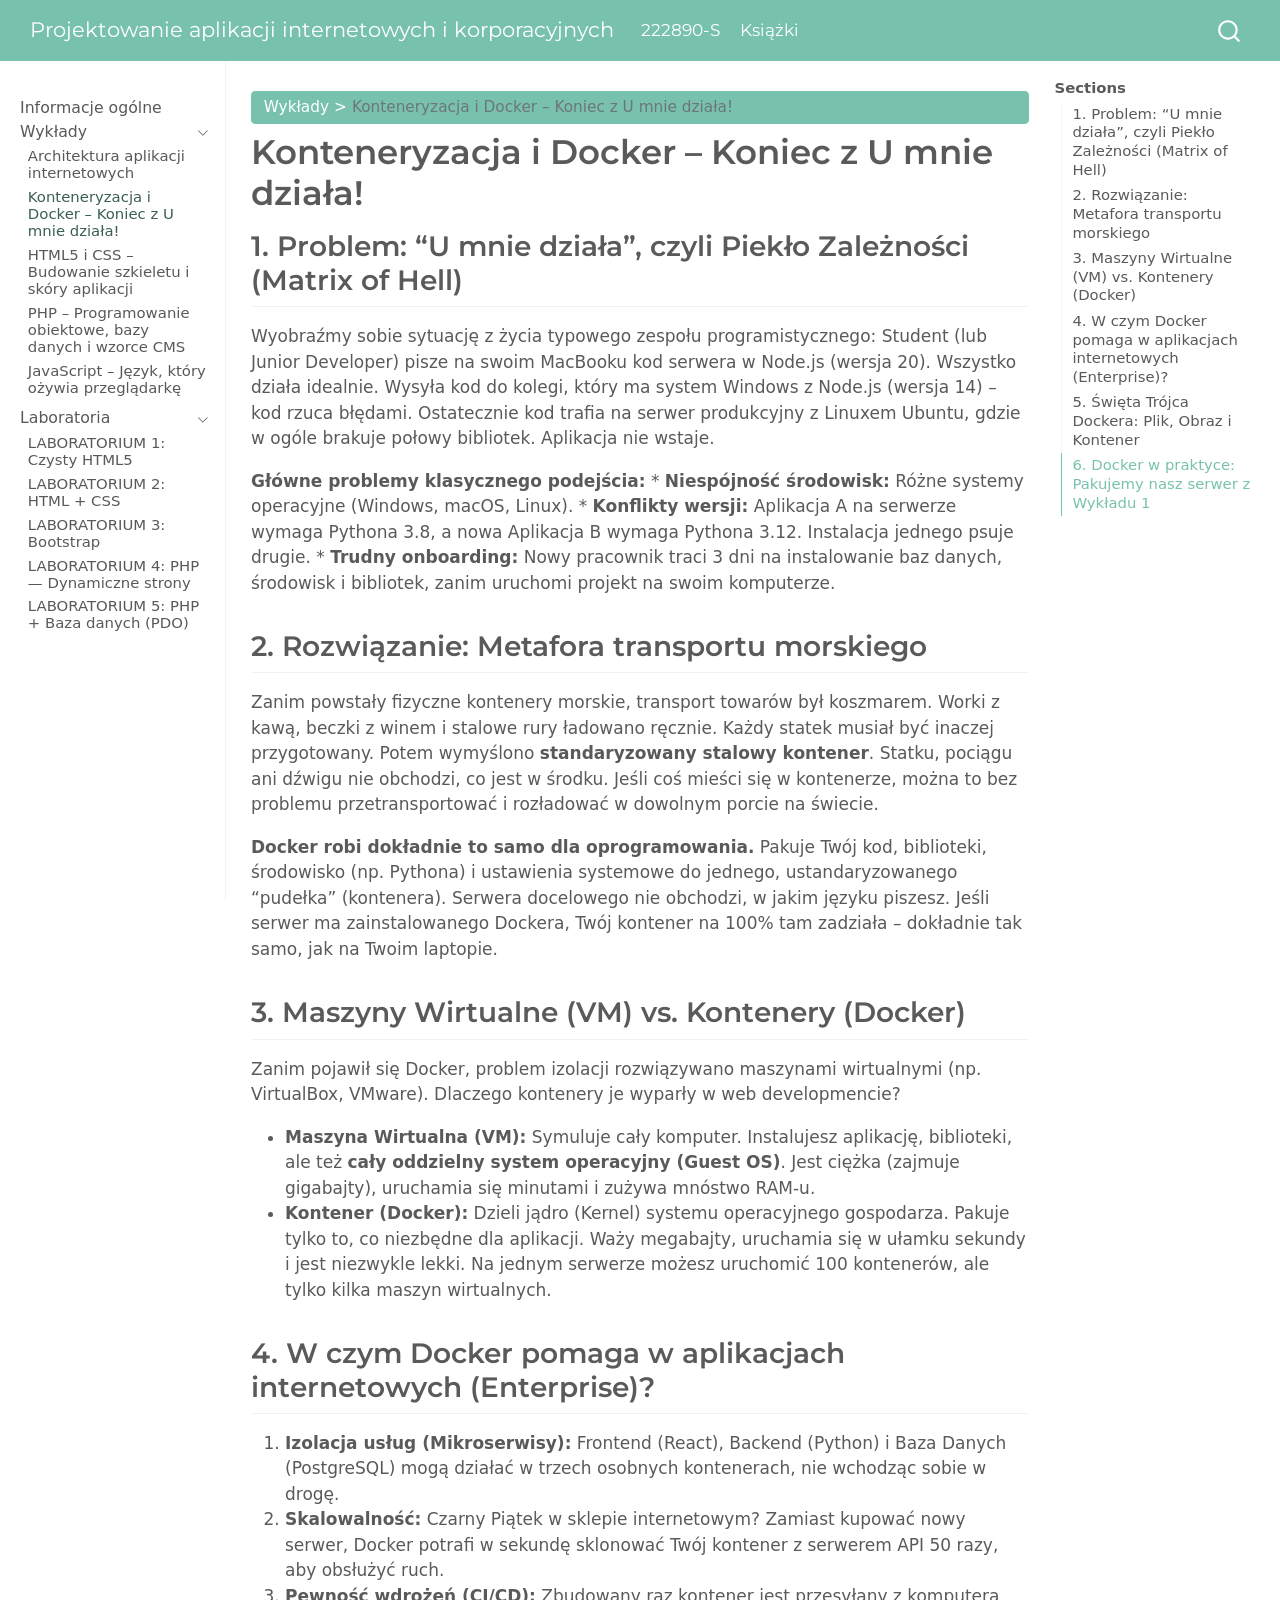
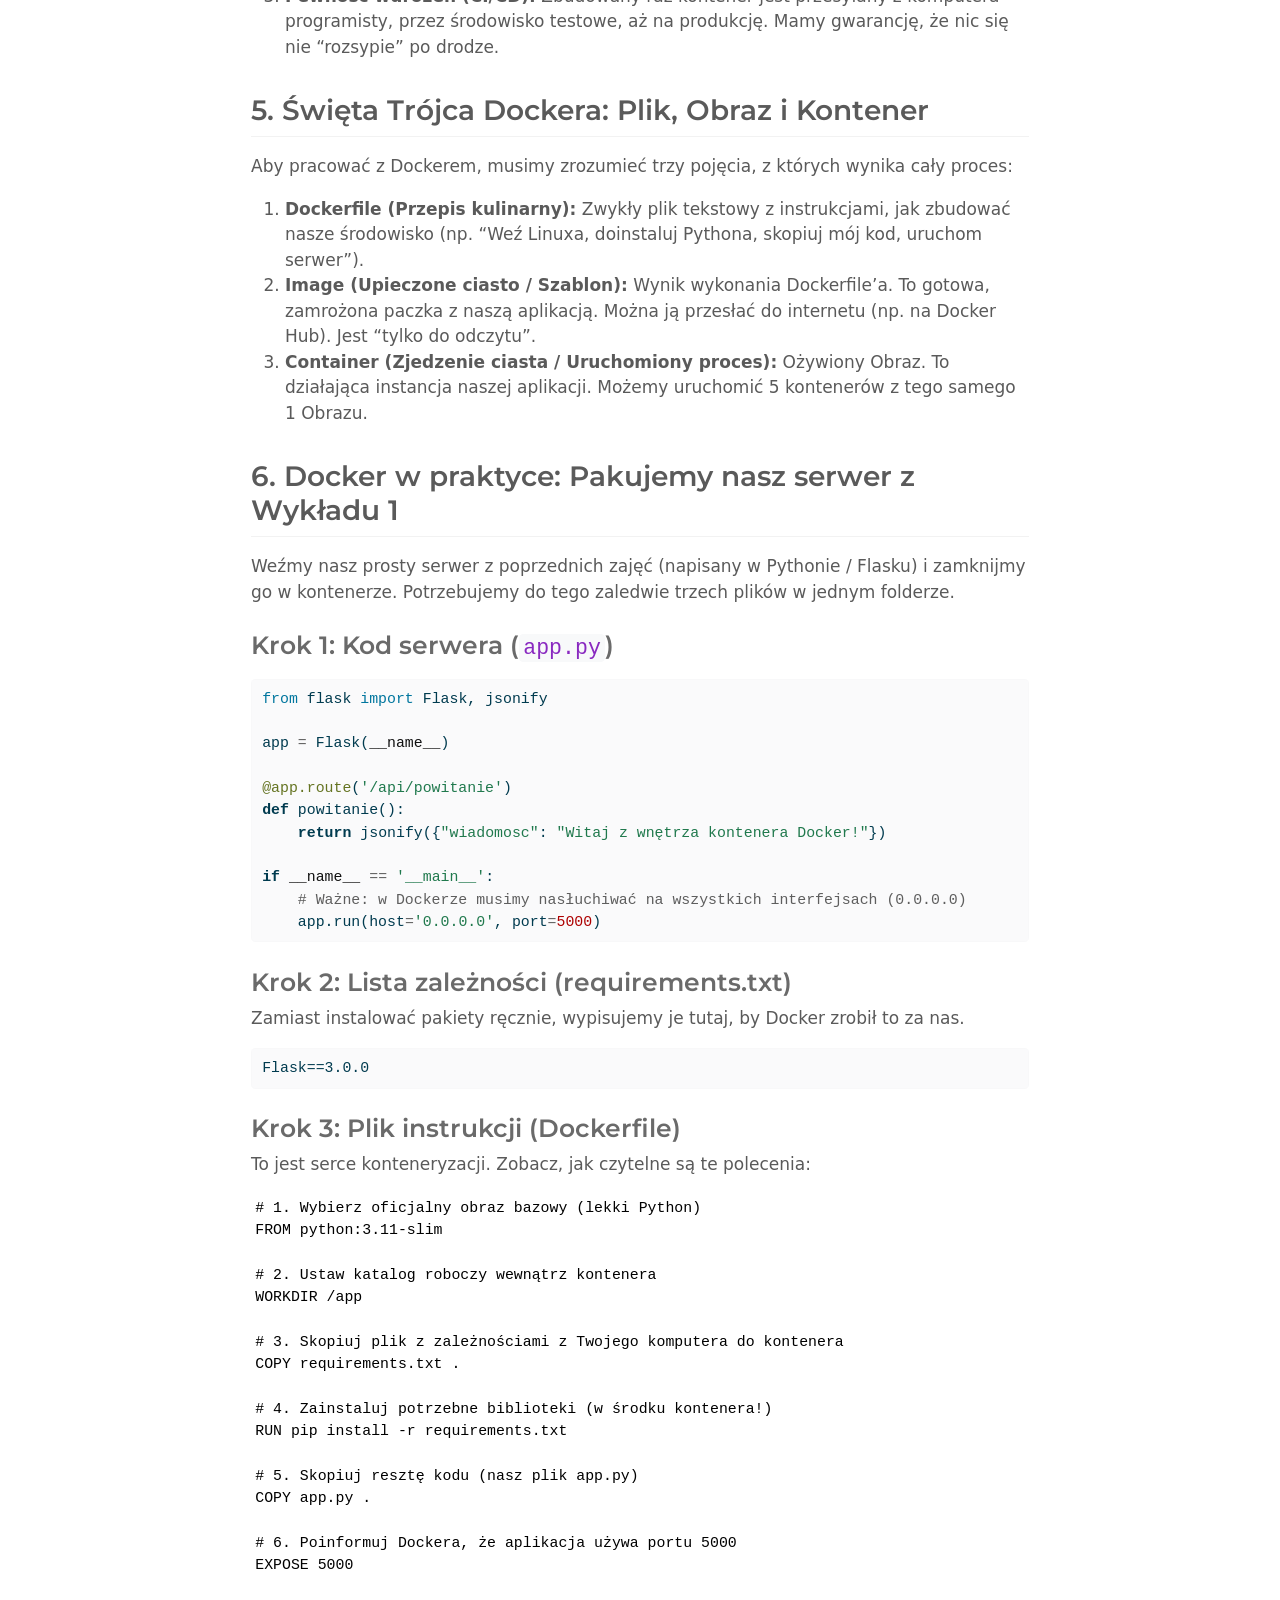
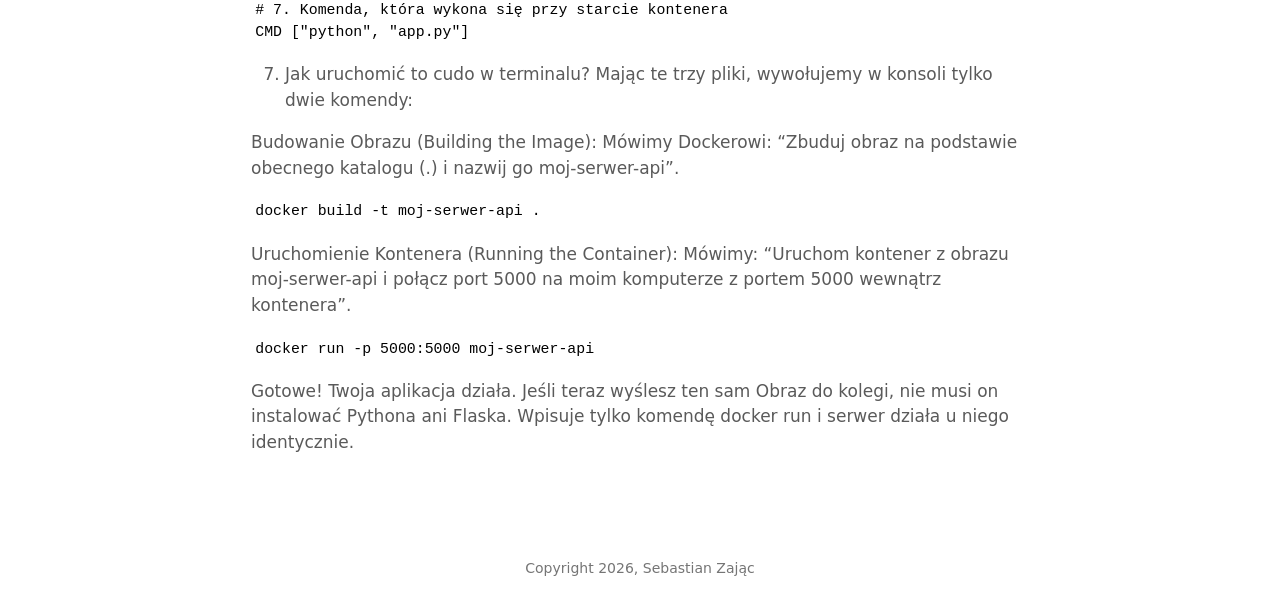
<file: docs/lectures/wyklad2.html>
<!DOCTYPE html>
<html xmlns="http://www.w3.org/1999/xhtml" lang="en" xml:lang="en"><head>

<meta charset="utf-8">
<meta name="generator" content="quarto-1.8.27">

<meta name="viewport" content="width=device-width, initial-scale=1.0, user-scalable=yes">


<title>Konteneryzacja i Docker – Koniec z U mnie działa! – Projektowanie aplikacji internetowych i korporacyjnych</title>
<style>
code{white-space: pre-wrap;}
span.smallcaps{font-variant: small-caps;}
div.columns{display: flex; gap: min(4vw, 1.5em);}
div.column{flex: auto; overflow-x: auto;}
div.hanging-indent{margin-left: 1.5em; text-indent: -1.5em;}
ul.task-list{list-style: none;}
ul.task-list li input[type="checkbox"] {
  width: 0.8em;
  margin: 0 0.8em 0.2em -1em; /* quarto-specific, see https://github.com/quarto-dev/quarto-cli/issues/4556 */ 
  vertical-align: middle;
}
/* CSS for syntax highlighting */
html { -webkit-text-size-adjust: 100%; }
pre > code.sourceCode { white-space: pre; position: relative; }
pre > code.sourceCode > span { display: inline-block; line-height: 1.25; }
pre > code.sourceCode > span:empty { height: 1.2em; }
.sourceCode { overflow: visible; }
code.sourceCode > span { color: inherit; text-decoration: inherit; }
div.sourceCode { margin: 1em 0; }
pre.sourceCode { margin: 0; }
@media screen {
div.sourceCode { overflow: auto; }
}
@media print {
pre > code.sourceCode { white-space: pre-wrap; }
pre > code.sourceCode > span { text-indent: -5em; padding-left: 5em; }
}
pre.numberSource code
  { counter-reset: source-line 0; }
pre.numberSource code > span
  { position: relative; left: -4em; counter-increment: source-line; }
pre.numberSource code > span > a:first-child::before
  { content: counter(source-line);
    position: relative; left: -1em; text-align: right; vertical-align: baseline;
    border: none; display: inline-block;
    -webkit-touch-callout: none; -webkit-user-select: none;
    -khtml-user-select: none; -moz-user-select: none;
    -ms-user-select: none; user-select: none;
    padding: 0 4px; width: 4em;
  }
pre.numberSource { margin-left: 3em;  padding-left: 4px; }
div.sourceCode
  {   }
@media screen {
pre > code.sourceCode > span > a:first-child::before { text-decoration: underline; }
}
</style>


<script src="../site_libs/quarto-nav/quarto-nav.js"></script>
<script src="../site_libs/quarto-nav/headroom.min.js"></script>
<script src="../site_libs/clipboard/clipboard.min.js"></script>
<script src="../site_libs/quarto-search/autocomplete.umd.js"></script>
<script src="../site_libs/quarto-search/fuse.min.js"></script>
<script src="../site_libs/quarto-search/quarto-search.js"></script>
<meta name="quarto:offset" content="../">
<script src="../site_libs/quarto-html/quarto.js" type="module"></script>
<script src="../site_libs/quarto-html/tabsets/tabsets.js" type="module"></script>
<script src="../site_libs/quarto-html/axe/axe-check.js" type="module"></script>
<script src="../site_libs/quarto-html/popper.min.js"></script>
<script src="../site_libs/quarto-html/tippy.umd.min.js"></script>
<script src="../site_libs/quarto-html/anchor.min.js"></script>
<link href="../site_libs/quarto-html/tippy.css" rel="stylesheet">
<link href="../site_libs/quarto-html/quarto-syntax-highlighting-ed96de9b727972fe78a7b5d16c58bf87.css" rel="stylesheet" id="quarto-text-highlighting-styles">
<script src="../site_libs/bootstrap/bootstrap.min.js"></script>
<link href="../site_libs/bootstrap/bootstrap-icons.css" rel="stylesheet">
<link href="../site_libs/bootstrap/bootstrap-8843a38191b55497cd032d3fc2c3d839.min.css" rel="stylesheet" append-hash="true" id="quarto-bootstrap" data-mode="light">
<script id="quarto-search-options" type="application/json">{
  "location": "navbar",
  "copy-button": false,
  "collapse-after": 3,
  "panel-placement": "end",
  "type": "overlay",
  "limit": 50,
  "keyboard-shortcut": [
    "f",
    "/",
    "s"
  ],
  "show-item-context": false,
  "language": {
    "search-no-results-text": "No results",
    "search-matching-documents-text": "matching documents",
    "search-copy-link-title": "Copy link to search",
    "search-hide-matches-text": "Hide additional matches",
    "search-more-match-text": "more match in this document",
    "search-more-matches-text": "more matches in this document",
    "search-clear-button-title": "Clear",
    "search-text-placeholder": "",
    "search-detached-cancel-button-title": "Cancel",
    "search-submit-button-title": "Submit",
    "search-label": "Search"
  }
}</script>


<link rel="stylesheet" href="../style.css">
</head>

<body class="nav-sidebar docked nav-fixed quarto-light">

<div id="quarto-search-results"></div>
  <header id="quarto-header" class="headroom fixed-top">
    <nav class="navbar navbar-expand-lg " data-bs-theme="dark">
      <div class="navbar-container container-fluid">
      <div class="navbar-brand-container mx-auto">
    <a class="navbar-brand" href="../index.html">
    <span class="navbar-title">Projektowanie aplikacji internetowych i korporacyjnych</span>
    </a>
  </div>
            <div id="quarto-search" class="" title="Search"></div>
          <button class="navbar-toggler" type="button" data-bs-toggle="collapse" data-bs-target="#navbarCollapse" aria-controls="navbarCollapse" role="menu" aria-expanded="false" aria-label="Toggle navigation" onclick="if (window.quartoToggleHeadroom) { window.quartoToggleHeadroom(); }">
  <span class="navbar-toggler-icon"></span>
</button>
          <div class="collapse navbar-collapse" id="navbarCollapse">
            <ul class="navbar-nav navbar-nav-scroll me-auto">
  <li class="nav-item">
    <a class="nav-link" href="../indexS.html"> 
<span class="menu-text">222890-S</span></a>
  </li>  
  <li class="nav-item">
    <a class="nav-link" href="../ksiazki.html"> 
<span class="menu-text">Książki</span></a>
  </li>  
</ul>
          </div> <!-- /navcollapse -->
            <div class="quarto-navbar-tools">
</div>
      </div> <!-- /container-fluid -->
    </nav>
  <nav class="quarto-secondary-nav">
    <div class="container-fluid d-flex">
      <button type="button" class="quarto-btn-toggle btn" data-bs-toggle="collapse" role="button" data-bs-target=".quarto-sidebar-collapse-item" aria-controls="quarto-sidebar" aria-expanded="false" aria-label="Toggle sidebar navigation" onclick="if (window.quartoToggleHeadroom) { window.quartoToggleHeadroom(); }">
        <i class="bi bi-layout-text-sidebar-reverse"></i>
      </button>
        <nav class="quarto-page-breadcrumbs" aria-label="breadcrumb"><ol class="breadcrumb"><li class="breadcrumb-item"><a href="../lectures/wyklad1.html">Wykłady</a></li><li class="breadcrumb-item"><a href="../lectures/wyklad2.html">Konteneryzacja i Docker – Koniec z U mnie działa!</a></li></ol></nav>
        <a class="flex-grow-1" role="navigation" data-bs-toggle="collapse" data-bs-target=".quarto-sidebar-collapse-item" aria-controls="quarto-sidebar" aria-expanded="false" aria-label="Toggle sidebar navigation" onclick="if (window.quartoToggleHeadroom) { window.quartoToggleHeadroom(); }">      
        </a>
    </div>
  </nav>
</header>
<!-- content -->
<div id="quarto-content" class="quarto-container page-columns page-rows-contents page-layout-article page-navbar">
<!-- sidebar -->
  <nav id="quarto-sidebar" class="sidebar collapse collapse-horizontal quarto-sidebar-collapse-item sidebar-navigation docked overflow-auto">
    <div class="sidebar-menu-container"> 
    <ul class="list-unstyled mt-1">
        <li class="sidebar-item">
  <div class="sidebar-item-container"> 
  <a href="../index.html" class="sidebar-item-text sidebar-link">
 <span class="menu-text">Informacje ogólne</span></a>
  </div>
</li>
        <li class="sidebar-item sidebar-item-section">
      <div class="sidebar-item-container"> 
            <a class="sidebar-item-text sidebar-link text-start" data-bs-toggle="collapse" data-bs-target="#quarto-sidebar-section-1" role="navigation" aria-expanded="true">
 <span class="menu-text">Wykłady</span></a>
          <a class="sidebar-item-toggle text-start" data-bs-toggle="collapse" data-bs-target="#quarto-sidebar-section-1" role="navigation" aria-expanded="true" aria-label="Toggle section">
            <i class="bi bi-chevron-right ms-2"></i>
          </a> 
      </div>
      <ul id="quarto-sidebar-section-1" class="collapse list-unstyled sidebar-section depth1 show">  
          <li class="sidebar-item">
  <div class="sidebar-item-container"> 
  <a href="../lectures/wyklad1.html" class="sidebar-item-text sidebar-link">
 <span class="menu-text">Architektura aplikacji internetowych</span></a>
  </div>
</li>
          <li class="sidebar-item">
  <div class="sidebar-item-container"> 
  <a href="../lectures/wyklad2.html" class="sidebar-item-text sidebar-link active">
 <span class="menu-text">Konteneryzacja i Docker – Koniec z U mnie działa!</span></a>
  </div>
</li>
          <li class="sidebar-item">
  <div class="sidebar-item-container"> 
  <a href="../lectures/wyklad3.html" class="sidebar-item-text sidebar-link">
 <span class="menu-text">HTML5 i CSS – Budowanie szkieletu i skóry aplikacji</span></a>
  </div>
</li>
          <li class="sidebar-item">
  <div class="sidebar-item-container"> 
  <a href="../lectures/wyklad4.html" class="sidebar-item-text sidebar-link">
 <span class="menu-text">PHP – Programowanie obiektowe, bazy danych i wzorce CMS</span></a>
  </div>
</li>
          <li class="sidebar-item">
  <div class="sidebar-item-container"> 
  <a href="../lectures/wyklad5.html" class="sidebar-item-text sidebar-link">
 <span class="menu-text">JavaScript – Język, który ożywia przeglądarkę</span></a>
  </div>
</li>
      </ul>
  </li>
        <li class="sidebar-item sidebar-item-section">
      <div class="sidebar-item-container"> 
            <a class="sidebar-item-text sidebar-link text-start" data-bs-toggle="collapse" data-bs-target="#quarto-sidebar-section-2" role="navigation" aria-expanded="true">
 <span class="menu-text">Laboratoria</span></a>
          <a class="sidebar-item-toggle text-start" data-bs-toggle="collapse" data-bs-target="#quarto-sidebar-section-2" role="navigation" aria-expanded="true" aria-label="Toggle section">
            <i class="bi bi-chevron-right ms-2"></i>
          </a> 
      </div>
      <ul id="quarto-sidebar-section-2" class="collapse list-unstyled sidebar-section depth1 show">  
          <li class="sidebar-item">
  <div class="sidebar-item-container"> 
  <a href="../labs/lab1.html" class="sidebar-item-text sidebar-link">
 <span class="menu-text">LABORATORIUM 1: Czysty HTML5</span></a>
  </div>
</li>
          <li class="sidebar-item">
  <div class="sidebar-item-container"> 
  <a href="../labs/lab2.html" class="sidebar-item-text sidebar-link">
 <span class="menu-text">LABORATORIUM 2: HTML + CSS</span></a>
  </div>
</li>
          <li class="sidebar-item">
  <div class="sidebar-item-container"> 
  <a href="../labs/lab3.html" class="sidebar-item-text sidebar-link">
 <span class="menu-text">LABORATORIUM 3: Bootstrap</span></a>
  </div>
</li>
          <li class="sidebar-item">
  <div class="sidebar-item-container"> 
  <a href="../labs/lab4.html" class="sidebar-item-text sidebar-link">
 <span class="menu-text">LABORATORIUM 4: PHP — Dynamiczne strony</span></a>
  </div>
</li>
          <li class="sidebar-item">
  <div class="sidebar-item-container"> 
  <a href="../labs/lab5.html" class="sidebar-item-text sidebar-link">
 <span class="menu-text">LABORATORIUM 5: PHP + Baza danych (PDO)</span></a>
  </div>
</li>
      </ul>
  </li>
    </ul>
    </div>
</nav>
<div id="quarto-sidebar-glass" class="quarto-sidebar-collapse-item" data-bs-toggle="collapse" data-bs-target=".quarto-sidebar-collapse-item"></div>
<!-- margin-sidebar -->
    <div id="quarto-margin-sidebar" class="sidebar margin-sidebar">
        <nav id="TOC" role="doc-toc" class="toc-active">
    <h2 id="toc-title"><strong>Sections</strong></h2>
   
  <ul class="collapse">
  <li><a href="#problem-u-mnie-działa-czyli-piekło-zależności-matrix-of-hell" id="toc-problem-u-mnie-działa-czyli-piekło-zależności-matrix-of-hell" class="nav-link active" data-scroll-target="#problem-u-mnie-działa-czyli-piekło-zależności-matrix-of-hell">1. Problem: “U mnie działa”, czyli Piekło Zależności (Matrix of Hell)</a></li>
  <li><a href="#rozwiązanie-metafora-transportu-morskiego" id="toc-rozwiązanie-metafora-transportu-morskiego" class="nav-link" data-scroll-target="#rozwiązanie-metafora-transportu-morskiego">2. Rozwiązanie: Metafora transportu morskiego</a></li>
  <li><a href="#maszyny-wirtualne-vm-vs.-kontenery-docker" id="toc-maszyny-wirtualne-vm-vs.-kontenery-docker" class="nav-link" data-scroll-target="#maszyny-wirtualne-vm-vs.-kontenery-docker">3. Maszyny Wirtualne (VM) vs.&nbsp;Kontenery (Docker)</a></li>
  <li><a href="#w-czym-docker-pomaga-w-aplikacjach-internetowych-enterprise" id="toc-w-czym-docker-pomaga-w-aplikacjach-internetowych-enterprise" class="nav-link" data-scroll-target="#w-czym-docker-pomaga-w-aplikacjach-internetowych-enterprise">4. W czym Docker pomaga w aplikacjach internetowych (Enterprise)?</a></li>
  <li><a href="#święta-trójca-dockera-plik-obraz-i-kontener" id="toc-święta-trójca-dockera-plik-obraz-i-kontener" class="nav-link" data-scroll-target="#święta-trójca-dockera-plik-obraz-i-kontener">5. Święta Trójca Dockera: Plik, Obraz i Kontener</a></li>
  <li><a href="#docker-w-praktyce-pakujemy-nasz-serwer-z-wykładu-1" id="toc-docker-w-praktyce-pakujemy-nasz-serwer-z-wykładu-1" class="nav-link" data-scroll-target="#docker-w-praktyce-pakujemy-nasz-serwer-z-wykładu-1">6. Docker w praktyce: Pakujemy nasz serwer z Wykładu 1</a></li>
  </ul>
</nav>
    </div>
<!-- main -->
<main class="content" id="quarto-document-content">

<header id="title-block-header" class="quarto-title-block default"><nav class="quarto-page-breadcrumbs quarto-title-breadcrumbs d-none d-lg-block" aria-label="breadcrumb"><ol class="breadcrumb"><li class="breadcrumb-item"><a href="../lectures/wyklad1.html">Wykłady</a></li><li class="breadcrumb-item"><a href="../lectures/wyklad2.html">Konteneryzacja i Docker – Koniec z U mnie działa!</a></li></ol></nav>
<div class="quarto-title">
<h1 class="title">Konteneryzacja i Docker – Koniec z U mnie działa!</h1>
</div>



<div class="quarto-title-meta">

    
  
    
  </div>
  


</header>


<section id="problem-u-mnie-działa-czyli-piekło-zależności-matrix-of-hell" class="level2">
<h2 class="anchored" data-anchor-id="problem-u-mnie-działa-czyli-piekło-zależności-matrix-of-hell">1. Problem: “U mnie działa”, czyli Piekło Zależności (Matrix of Hell)</h2>
<p>Wyobraźmy sobie sytuację z życia typowego zespołu programistycznego: Student (lub Junior Developer) pisze na swoim MacBooku kod serwera w Node.js (wersja 20). Wszystko działa idealnie. Wysyła kod do kolegi, który ma system Windows z Node.js (wersja 14) – kod rzuca błędami. Ostatecznie kod trafia na serwer produkcyjny z Linuxem Ubuntu, gdzie w ogóle brakuje połowy bibliotek. Aplikacja nie wstaje.</p>
<p><strong>Główne problemy klasycznego podejścia:</strong> * <strong>Niespójność środowisk:</strong> Różne systemy operacyjne (Windows, macOS, Linux). * <strong>Konflikty wersji:</strong> Aplikacja A na serwerze wymaga Pythona 3.8, a nowa Aplikacja B wymaga Pythona 3.12. Instalacja jednego psuje drugie. * <strong>Trudny onboarding:</strong> Nowy pracownik traci 3 dni na instalowanie baz danych, środowisk i bibliotek, zanim uruchomi projekt na swoim komputerze.</p>
</section>
<section id="rozwiązanie-metafora-transportu-morskiego" class="level2">
<h2 class="anchored" data-anchor-id="rozwiązanie-metafora-transportu-morskiego">2. Rozwiązanie: Metafora transportu morskiego</h2>
<p>Zanim powstały fizyczne kontenery morskie, transport towarów był koszmarem. Worki z kawą, beczki z winem i stalowe rury ładowano ręcznie. Każdy statek musiał być inaczej przygotowany. Potem wymyślono <strong>standaryzowany stalowy kontener</strong>. Statku, pociągu ani dźwigu nie obchodzi, co jest w środku. Jeśli coś mieści się w kontenerze, można to bez problemu przetransportować i rozładować w dowolnym porcie na świecie.</p>
<p><strong>Docker robi dokładnie to samo dla oprogramowania.</strong> Pakuje Twój kod, biblioteki, środowisko (np. Pythona) i ustawienia systemowe do jednego, ustandaryzowanego “pudełka” (kontenera). Serwera docelowego nie obchodzi, w jakim języku piszesz. Jeśli serwer ma zainstalowanego Dockera, Twój kontener na 100% tam zadziała – dokładnie tak samo, jak na Twoim laptopie.</p>
</section>
<section id="maszyny-wirtualne-vm-vs.-kontenery-docker" class="level2">
<h2 class="anchored" data-anchor-id="maszyny-wirtualne-vm-vs.-kontenery-docker">3. Maszyny Wirtualne (VM) vs.&nbsp;Kontenery (Docker)</h2>
<p>Zanim pojawił się Docker, problem izolacji rozwiązywano maszynami wirtualnymi (np. VirtualBox, VMware). Dlaczego kontenery je wyparły w web developmencie?</p>
<ul>
<li><strong>Maszyna Wirtualna (VM):</strong> Symuluje cały komputer. Instalujesz aplikację, biblioteki, ale też <strong>cały oddzielny system operacyjny (Guest OS)</strong>. Jest ciężka (zajmuje gigabajty), uruchamia się minutami i zużywa mnóstwo RAM-u.</li>
<li><strong>Kontener (Docker):</strong> Dzieli jądro (Kernel) systemu operacyjnego gospodarza. Pakuje tylko to, co niezbędne dla aplikacji. Waży megabajty, uruchamia się w ułamku sekundy i jest niezwykle lekki. Na jednym serwerze możesz uruchomić 100 kontenerów, ale tylko kilka maszyn wirtualnych.</li>
</ul>
</section>
<section id="w-czym-docker-pomaga-w-aplikacjach-internetowych-enterprise" class="level2">
<h2 class="anchored" data-anchor-id="w-czym-docker-pomaga-w-aplikacjach-internetowych-enterprise">4. W czym Docker pomaga w aplikacjach internetowych (Enterprise)?</h2>
<ol type="1">
<li><strong>Izolacja usług (Mikroserwisy):</strong> Frontend (React), Backend (Python) i Baza Danych (PostgreSQL) mogą działać w trzech osobnych kontenerach, nie wchodząc sobie w drogę.</li>
<li><strong>Skalowalność:</strong> Czarny Piątek w sklepie internetowym? Zamiast kupować nowy serwer, Docker potrafi w sekundę sklonować Twój kontener z serwerem API 50 razy, aby obsłużyć ruch.</li>
<li><strong>Pewność wdrożeń (CI/CD):</strong> Zbudowany raz kontener jest przesyłany z komputera programisty, przez środowisko testowe, aż na produkcję. Mamy gwarancję, że nic się nie “rozsypie” po drodze.</li>
</ol>
</section>
<section id="święta-trójca-dockera-plik-obraz-i-kontener" class="level2">
<h2 class="anchored" data-anchor-id="święta-trójca-dockera-plik-obraz-i-kontener">5. Święta Trójca Dockera: Plik, Obraz i Kontener</h2>
<p>Aby pracować z Dockerem, musimy zrozumieć trzy pojęcia, z których wynika cały proces:</p>
<ol type="1">
<li><strong>Dockerfile (Przepis kulinarny):</strong> Zwykły plik tekstowy z instrukcjami, jak zbudować nasze środowisko (np. “Weź Linuxa, doinstaluj Pythona, skopiuj mój kod, uruchom serwer”).</li>
<li><strong>Image (Upieczone ciasto / Szablon):</strong> Wynik wykonania Dockerfile’a. To gotowa, zamrożona paczka z naszą aplikacją. Można ją przesłać do internetu (np. na Docker Hub). Jest “tylko do odczytu”.</li>
<li><strong>Container (Zjedzenie ciasta / Uruchomiony proces):</strong> Ożywiony Obraz. To działająca instancja naszej aplikacji. Możemy uruchomić 5 kontenerów z tego samego 1 Obrazu.</li>
</ol>
</section>
<section id="docker-w-praktyce-pakujemy-nasz-serwer-z-wykładu-1" class="level2">
<h2 class="anchored" data-anchor-id="docker-w-praktyce-pakujemy-nasz-serwer-z-wykładu-1">6. Docker w praktyce: Pakujemy nasz serwer z Wykładu 1</h2>
<p>Weźmy nasz prosty serwer z poprzednich zajęć (napisany w Pythonie / Flasku) i zamknijmy go w kontenerze. Potrzebujemy do tego zaledwie trzech plików w jednym folderze.</p>
<section id="krok-1-kod-serwera-app.py" class="level3">
<h3 class="anchored" data-anchor-id="krok-1-kod-serwera-app.py">Krok 1: Kod serwera (<code>app.py</code>)</h3>
<div class="code-copy-outer-scaffold"><div class="sourceCode" id="cb1"><pre class="sourceCode python code-with-copy"><code class="sourceCode python"><span id="cb1-1"><a href="#cb1-1" aria-hidden="true" tabindex="-1"></a><span class="im">from</span> flask <span class="im">import</span> Flask, jsonify</span>
<span id="cb1-2"><a href="#cb1-2" aria-hidden="true" tabindex="-1"></a></span>
<span id="cb1-3"><a href="#cb1-3" aria-hidden="true" tabindex="-1"></a>app <span class="op">=</span> Flask(<span class="va">__name__</span>)</span>
<span id="cb1-4"><a href="#cb1-4" aria-hidden="true" tabindex="-1"></a></span>
<span id="cb1-5"><a href="#cb1-5" aria-hidden="true" tabindex="-1"></a><span class="at">@app.route</span>(<span class="st">'/api/powitanie'</span>)</span>
<span id="cb1-6"><a href="#cb1-6" aria-hidden="true" tabindex="-1"></a><span class="kw">def</span> powitanie():</span>
<span id="cb1-7"><a href="#cb1-7" aria-hidden="true" tabindex="-1"></a>    <span class="cf">return</span> jsonify({<span class="st">"wiadomosc"</span>: <span class="st">"Witaj z wnętrza kontenera Docker!"</span>})</span>
<span id="cb1-8"><a href="#cb1-8" aria-hidden="true" tabindex="-1"></a></span>
<span id="cb1-9"><a href="#cb1-9" aria-hidden="true" tabindex="-1"></a><span class="cf">if</span> <span class="va">__name__</span> <span class="op">==</span> <span class="st">'__main__'</span>:</span>
<span id="cb1-10"><a href="#cb1-10" aria-hidden="true" tabindex="-1"></a>    <span class="co"># Ważne: w Dockerze musimy nasłuchiwać na wszystkich interfejsach (0.0.0.0)</span></span>
<span id="cb1-11"><a href="#cb1-11" aria-hidden="true" tabindex="-1"></a>    app.run(host<span class="op">=</span><span class="st">'0.0.0.0'</span>, port<span class="op">=</span><span class="dv">5000</span>)</span></code></pre></div><button title="Copy to Clipboard" class="code-copy-button"><i class="bi"></i></button></div>
</section>
<section id="krok-2-lista-zależności-requirements.txt" class="level3">
<h3 class="anchored" data-anchor-id="krok-2-lista-zależności-requirements.txt">Krok 2: Lista zależności (requirements.txt)</h3>
<p>Zamiast instalować pakiety ręcznie, wypisujemy je tutaj, by Docker zrobił to za nas.</p>
<div class="code-copy-outer-scaffold"><div class="sourceCode" id="cb2"><pre class="sourceCode txt code-with-copy"><code class="sourceCode default"><span id="cb2-1"><a href="#cb2-1" aria-hidden="true" tabindex="-1"></a>Flask==3.0.0</span></code></pre></div><button title="Copy to Clipboard" class="code-copy-button"><i class="bi"></i></button></div>
</section>
<section id="krok-3-plik-instrukcji-dockerfile" class="level3">
<h3 class="anchored" data-anchor-id="krok-3-plik-instrukcji-dockerfile">Krok 3: Plik instrukcji (Dockerfile)</h3>
<p>To jest serce konteneryzacji. Zobacz, jak czytelne są te polecenia:</p>
<pre><code># 1. Wybierz oficjalny obraz bazowy (lekki Python)
FROM python:3.11-slim

# 2. Ustaw katalog roboczy wewnątrz kontenera
WORKDIR /app

# 3. Skopiuj plik z zależnościami z Twojego komputera do kontenera
COPY requirements.txt .

# 4. Zainstaluj potrzebne biblioteki (w środku kontenera!)
RUN pip install -r requirements.txt

# 5. Skopiuj resztę kodu (nasz plik app.py)
COPY app.py .

# 6. Poinformuj Dockera, że aplikacja używa portu 5000
EXPOSE 5000

# 7. Komenda, która wykona się przy starcie kontenera
CMD ["python", "app.py"]</code></pre>
<ol start="7" type="1">
<li>Jak uruchomić to cudo w terminalu? Mając te trzy pliki, wywołujemy w konsoli tylko dwie komendy:</li>
</ol>
<p>Budowanie Obrazu (Building the Image): Mówimy Dockerowi: “Zbuduj obraz na podstawie obecnego katalogu (.) i nazwij go moj-serwer-api”.</p>
<pre><code>docker build -t moj-serwer-api .</code></pre>
<p>Uruchomienie Kontenera (Running the Container): Mówimy: “Uruchom kontener z obrazu moj-serwer-api i połącz port 5000 na moim komputerze z portem 5000 wewnątrz kontenera”.</p>
<pre><code>docker run -p 5000:5000 moj-serwer-api</code></pre>
<p>Gotowe! Twoja aplikacja działa. Jeśli teraz wyślesz ten sam Obraz do kolegi, nie musi on instalować Pythona ani Flaska. Wpisuje tylko komendę docker run i serwer działa u niego identycznie.</p>


</section>
</section>

</main> <!-- /main -->
<script id="quarto-html-after-body" type="application/javascript">
  window.document.addEventListener("DOMContentLoaded", function (event) {
    const icon = "";
    const anchorJS = new window.AnchorJS();
    anchorJS.options = {
      placement: 'right',
      icon: icon
    };
    anchorJS.add('.anchored');
    const isCodeAnnotation = (el) => {
      for (const clz of el.classList) {
        if (clz.startsWith('code-annotation-')) {                     
          return true;
        }
      }
      return false;
    }
    const onCopySuccess = function(e) {
      // button target
      const button = e.trigger;
      // don't keep focus
      button.blur();
      // flash "checked"
      button.classList.add('code-copy-button-checked');
      var currentTitle = button.getAttribute("title");
      button.setAttribute("title", "Copied!");
      let tooltip;
      if (window.bootstrap) {
        button.setAttribute("data-bs-toggle", "tooltip");
        button.setAttribute("data-bs-placement", "left");
        button.setAttribute("data-bs-title", "Copied!");
        tooltip = new bootstrap.Tooltip(button, 
          { trigger: "manual", 
            customClass: "code-copy-button-tooltip",
            offset: [0, -8]});
        tooltip.show();    
      }
      setTimeout(function() {
        if (tooltip) {
          tooltip.hide();
          button.removeAttribute("data-bs-title");
          button.removeAttribute("data-bs-toggle");
          button.removeAttribute("data-bs-placement");
        }
        button.setAttribute("title", currentTitle);
        button.classList.remove('code-copy-button-checked');
      }, 1000);
      // clear code selection
      e.clearSelection();
    }
    const getTextToCopy = function(trigger) {
      const outerScaffold = trigger.parentElement.cloneNode(true);
      const codeEl = outerScaffold.querySelector('code');
      for (const childEl of codeEl.children) {
        if (isCodeAnnotation(childEl)) {
          childEl.remove();
        }
      }
      return codeEl.innerText;
    }
    const clipboard = new window.ClipboardJS('.code-copy-button:not([data-in-quarto-modal])', {
      text: getTextToCopy
    });
    clipboard.on('success', onCopySuccess);
    if (window.document.getElementById('quarto-embedded-source-code-modal')) {
      const clipboardModal = new window.ClipboardJS('.code-copy-button[data-in-quarto-modal]', {
        text: getTextToCopy,
        container: window.document.getElementById('quarto-embedded-source-code-modal')
      });
      clipboardModal.on('success', onCopySuccess);
    }
      var localhostRegex = new RegExp(/^(?:http|https):\/\/localhost\:?[0-9]*\//);
      var mailtoRegex = new RegExp(/^mailto:/);
        var filterRegex = new RegExp("https:\/\/sebkaz-teaching\.github\.io\/paikw");
      var isInternal = (href) => {
          return filterRegex.test(href) || localhostRegex.test(href) || mailtoRegex.test(href);
      }
      // Inspect non-navigation links and adorn them if external
     var links = window.document.querySelectorAll('a[href]:not(.nav-link):not(.navbar-brand):not(.toc-action):not(.sidebar-link):not(.sidebar-item-toggle):not(.pagination-link):not(.no-external):not([aria-hidden]):not(.dropdown-item):not(.quarto-navigation-tool):not(.about-link)');
      for (var i=0; i<links.length; i++) {
        const link = links[i];
        if (!isInternal(link.href)) {
          // undo the damage that might have been done by quarto-nav.js in the case of
          // links that we want to consider external
          if (link.dataset.originalHref !== undefined) {
            link.href = link.dataset.originalHref;
          }
            // target, if specified
            link.setAttribute("target", "_blank");
            if (link.getAttribute("rel") === null) {
              link.setAttribute("rel", "noopener");
            }
        }
      }
    function tippyHover(el, contentFn, onTriggerFn, onUntriggerFn) {
      const config = {
        allowHTML: true,
        maxWidth: 500,
        delay: 100,
        arrow: false,
        appendTo: function(el) {
            return el.parentElement;
        },
        interactive: true,
        interactiveBorder: 10,
        theme: 'quarto',
        placement: 'bottom-start',
      };
      if (contentFn) {
        config.content = contentFn;
      }
      if (onTriggerFn) {
        config.onTrigger = onTriggerFn;
      }
      if (onUntriggerFn) {
        config.onUntrigger = onUntriggerFn;
      }
      window.tippy(el, config); 
    }
    const noterefs = window.document.querySelectorAll('a[role="doc-noteref"]');
    for (var i=0; i<noterefs.length; i++) {
      const ref = noterefs[i];
      tippyHover(ref, function() {
        // use id or data attribute instead here
        let href = ref.getAttribute('data-footnote-href') || ref.getAttribute('href');
        try { href = new URL(href).hash; } catch {}
        const id = href.replace(/^#\/?/, "");
        const note = window.document.getElementById(id);
        if (note) {
          return note.innerHTML;
        } else {
          return "";
        }
      });
    }
    const xrefs = window.document.querySelectorAll('a.quarto-xref');
    const processXRef = (id, note) => {
      // Strip column container classes
      const stripColumnClz = (el) => {
        el.classList.remove("page-full", "page-columns");
        if (el.children) {
          for (const child of el.children) {
            stripColumnClz(child);
          }
        }
      }
      stripColumnClz(note)
      if (id === null || id.startsWith('sec-')) {
        // Special case sections, only their first couple elements
        const container = document.createElement("div");
        if (note.children && note.children.length > 2) {
          container.appendChild(note.children[0].cloneNode(true));
          for (let i = 1; i < note.children.length; i++) {
            const child = note.children[i];
            if (child.tagName === "P" && child.innerText === "") {
              continue;
            } else {
              container.appendChild(child.cloneNode(true));
              break;
            }
          }
          if (window.Quarto?.typesetMath) {
            window.Quarto.typesetMath(container);
          }
          return container.innerHTML
        } else {
          if (window.Quarto?.typesetMath) {
            window.Quarto.typesetMath(note);
          }
          return note.innerHTML;
        }
      } else {
        // Remove any anchor links if they are present
        const anchorLink = note.querySelector('a.anchorjs-link');
        if (anchorLink) {
          anchorLink.remove();
        }
        if (window.Quarto?.typesetMath) {
          window.Quarto.typesetMath(note);
        }
        if (note.classList.contains("callout")) {
          return note.outerHTML;
        } else {
          return note.innerHTML;
        }
      }
    }
    for (var i=0; i<xrefs.length; i++) {
      const xref = xrefs[i];
      tippyHover(xref, undefined, function(instance) {
        instance.disable();
        let url = xref.getAttribute('href');
        let hash = undefined; 
        if (url.startsWith('#')) {
          hash = url;
        } else {
          try { hash = new URL(url).hash; } catch {}
        }
        if (hash) {
          const id = hash.replace(/^#\/?/, "");
          const note = window.document.getElementById(id);
          if (note !== null) {
            try {
              const html = processXRef(id, note.cloneNode(true));
              instance.setContent(html);
            } finally {
              instance.enable();
              instance.show();
            }
          } else {
            // See if we can fetch this
            fetch(url.split('#')[0])
            .then(res => res.text())
            .then(html => {
              const parser = new DOMParser();
              const htmlDoc = parser.parseFromString(html, "text/html");
              const note = htmlDoc.getElementById(id);
              if (note !== null) {
                const html = processXRef(id, note);
                instance.setContent(html);
              } 
            }).finally(() => {
              instance.enable();
              instance.show();
            });
          }
        } else {
          // See if we can fetch a full url (with no hash to target)
          // This is a special case and we should probably do some content thinning / targeting
          fetch(url)
          .then(res => res.text())
          .then(html => {
            const parser = new DOMParser();
            const htmlDoc = parser.parseFromString(html, "text/html");
            const note = htmlDoc.querySelector('main.content');
            if (note !== null) {
              // This should only happen for chapter cross references
              // (since there is no id in the URL)
              // remove the first header
              if (note.children.length > 0 && note.children[0].tagName === "HEADER") {
                note.children[0].remove();
              }
              const html = processXRef(null, note);
              instance.setContent(html);
            } 
          }).finally(() => {
            instance.enable();
            instance.show();
          });
        }
      }, function(instance) {
      });
    }
        let selectedAnnoteEl;
        const selectorForAnnotation = ( cell, annotation) => {
          let cellAttr = 'data-code-cell="' + cell + '"';
          let lineAttr = 'data-code-annotation="' +  annotation + '"';
          const selector = 'span[' + cellAttr + '][' + lineAttr + ']';
          return selector;
        }
        const selectCodeLines = (annoteEl) => {
          const doc = window.document;
          const targetCell = annoteEl.getAttribute("data-target-cell");
          const targetAnnotation = annoteEl.getAttribute("data-target-annotation");
          const annoteSpan = window.document.querySelector(selectorForAnnotation(targetCell, targetAnnotation));
          const lines = annoteSpan.getAttribute("data-code-lines").split(",");
          const lineIds = lines.map((line) => {
            return targetCell + "-" + line;
          })
          let top = null;
          let height = null;
          let parent = null;
          if (lineIds.length > 0) {
              //compute the position of the single el (top and bottom and make a div)
              const el = window.document.getElementById(lineIds[0]);
              top = el.offsetTop;
              height = el.offsetHeight;
              parent = el.parentElement.parentElement;
            if (lineIds.length > 1) {
              const lastEl = window.document.getElementById(lineIds[lineIds.length - 1]);
              const bottom = lastEl.offsetTop + lastEl.offsetHeight;
              height = bottom - top;
            }
            if (top !== null && height !== null && parent !== null) {
              // cook up a div (if necessary) and position it 
              let div = window.document.getElementById("code-annotation-line-highlight");
              if (div === null) {
                div = window.document.createElement("div");
                div.setAttribute("id", "code-annotation-line-highlight");
                div.style.position = 'absolute';
                parent.appendChild(div);
              }
              div.style.top = top - 2 + "px";
              div.style.height = height + 4 + "px";
              div.style.left = 0;
              let gutterDiv = window.document.getElementById("code-annotation-line-highlight-gutter");
              if (gutterDiv === null) {
                gutterDiv = window.document.createElement("div");
                gutterDiv.setAttribute("id", "code-annotation-line-highlight-gutter");
                gutterDiv.style.position = 'absolute';
                const codeCell = window.document.getElementById(targetCell);
                const gutter = codeCell.querySelector('.code-annotation-gutter');
                gutter.appendChild(gutterDiv);
              }
              gutterDiv.style.top = top - 2 + "px";
              gutterDiv.style.height = height + 4 + "px";
            }
            selectedAnnoteEl = annoteEl;
          }
        };
        const unselectCodeLines = () => {
          const elementsIds = ["code-annotation-line-highlight", "code-annotation-line-highlight-gutter"];
          elementsIds.forEach((elId) => {
            const div = window.document.getElementById(elId);
            if (div) {
              div.remove();
            }
          });
          selectedAnnoteEl = undefined;
        };
          // Handle positioning of the toggle
      window.addEventListener(
        "resize",
        throttle(() => {
          elRect = undefined;
          if (selectedAnnoteEl) {
            selectCodeLines(selectedAnnoteEl);
          }
        }, 10)
      );
      function throttle(fn, ms) {
      let throttle = false;
      let timer;
        return (...args) => {
          if(!throttle) { // first call gets through
              fn.apply(this, args);
              throttle = true;
          } else { // all the others get throttled
              if(timer) clearTimeout(timer); // cancel #2
              timer = setTimeout(() => {
                fn.apply(this, args);
                timer = throttle = false;
              }, ms);
          }
        };
      }
        // Attach click handler to the DT
        const annoteDls = window.document.querySelectorAll('dt[data-target-cell]');
        for (const annoteDlNode of annoteDls) {
          annoteDlNode.addEventListener('click', (event) => {
            const clickedEl = event.target;
            if (clickedEl !== selectedAnnoteEl) {
              unselectCodeLines();
              const activeEl = window.document.querySelector('dt[data-target-cell].code-annotation-active');
              if (activeEl) {
                activeEl.classList.remove('code-annotation-active');
              }
              selectCodeLines(clickedEl);
              clickedEl.classList.add('code-annotation-active');
            } else {
              // Unselect the line
              unselectCodeLines();
              clickedEl.classList.remove('code-annotation-active');
            }
          });
        }
    const findCites = (el) => {
      const parentEl = el.parentElement;
      if (parentEl) {
        const cites = parentEl.dataset.cites;
        if (cites) {
          return {
            el,
            cites: cites.split(' ')
          };
        } else {
          return findCites(el.parentElement)
        }
      } else {
        return undefined;
      }
    };
    var bibliorefs = window.document.querySelectorAll('a[role="doc-biblioref"]');
    for (var i=0; i<bibliorefs.length; i++) {
      const ref = bibliorefs[i];
      const citeInfo = findCites(ref);
      if (citeInfo) {
        tippyHover(citeInfo.el, function() {
          var popup = window.document.createElement('div');
          citeInfo.cites.forEach(function(cite) {
            var citeDiv = window.document.createElement('div');
            citeDiv.classList.add('hanging-indent');
            citeDiv.classList.add('csl-entry');
            var biblioDiv = window.document.getElementById('ref-' + cite);
            if (biblioDiv) {
              citeDiv.innerHTML = biblioDiv.innerHTML;
            }
            popup.appendChild(citeDiv);
          });
          return popup.innerHTML;
        });
      }
    }
  });
  </script>
</div> <!-- /content -->
<footer class="footer">
  <div class="nav-footer">
    <div class="nav-footer-left">
      &nbsp;
    </div>   
    <div class="nav-footer-center">
<p>Copyright 2026, Sebastian Zając</p>
</div>
    <div class="nav-footer-right">
      &nbsp;
    </div>
  </div>
</footer>




</body></html>
</file>
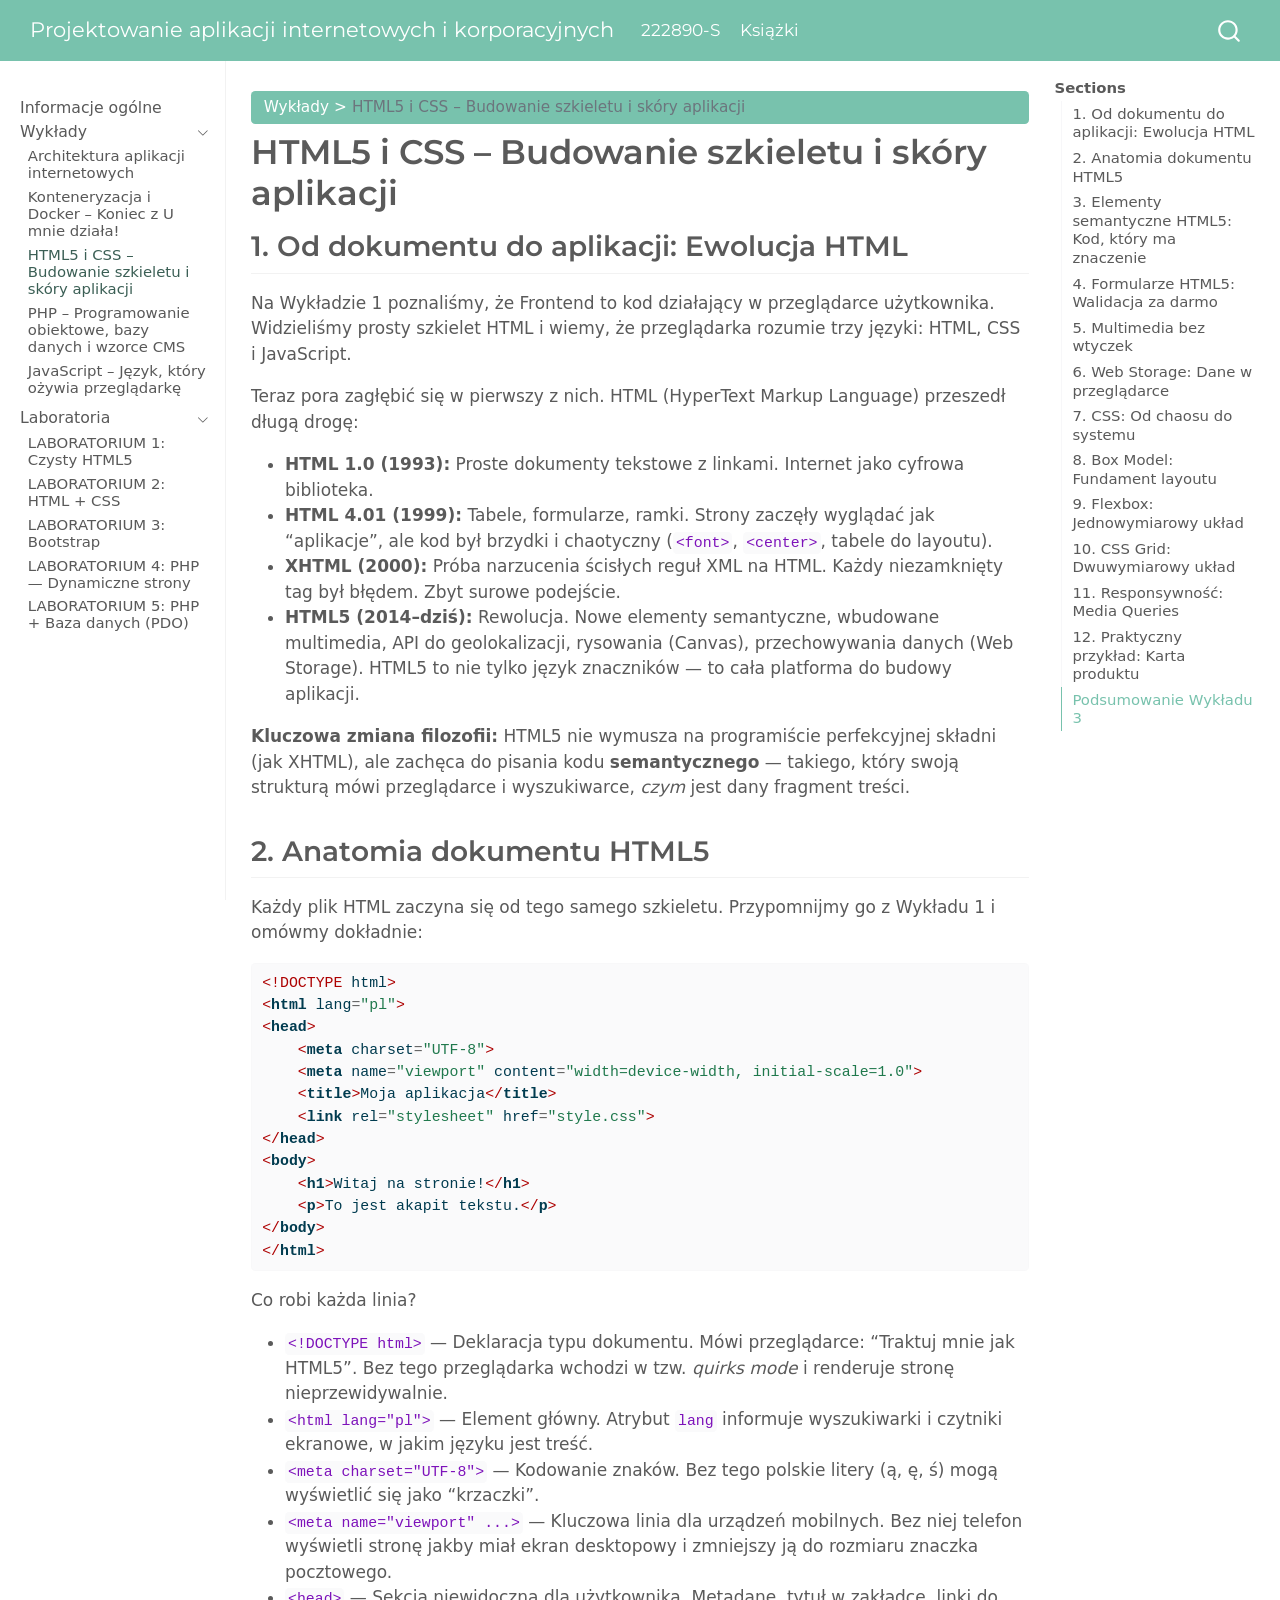
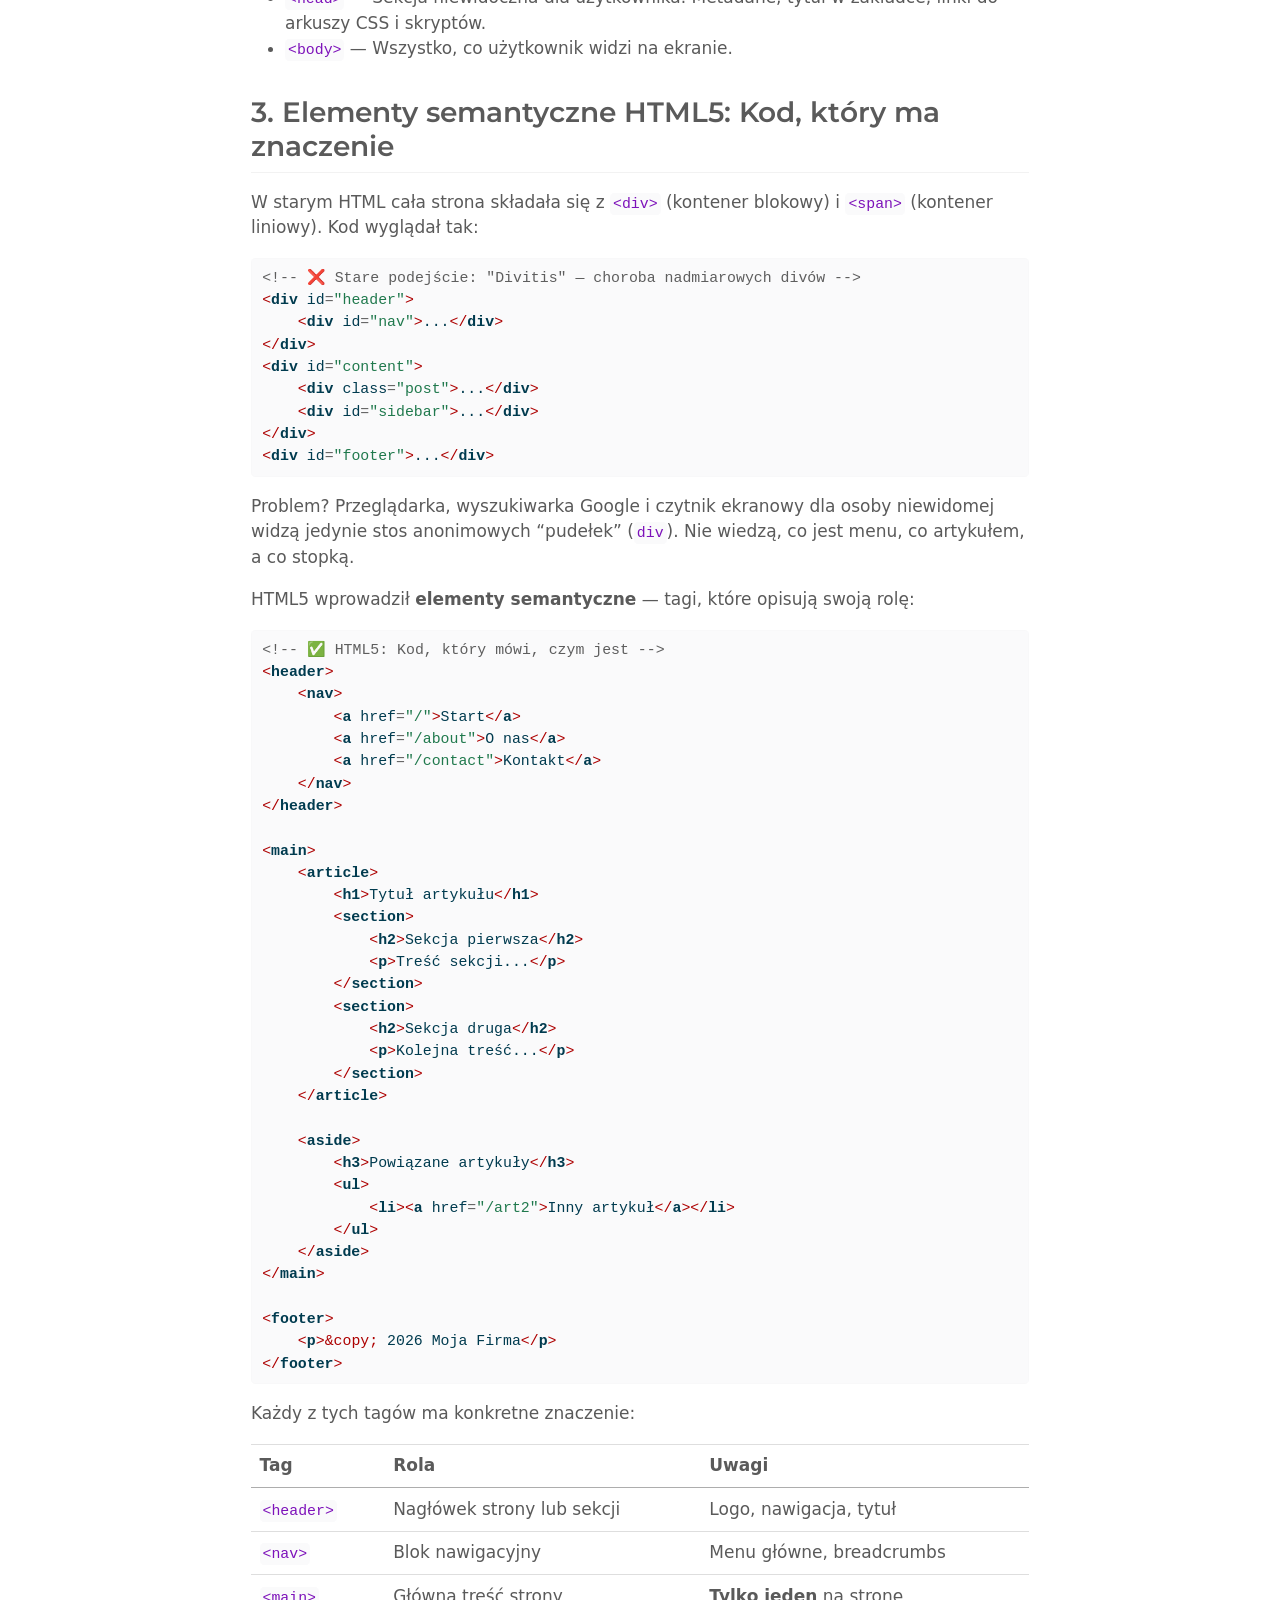
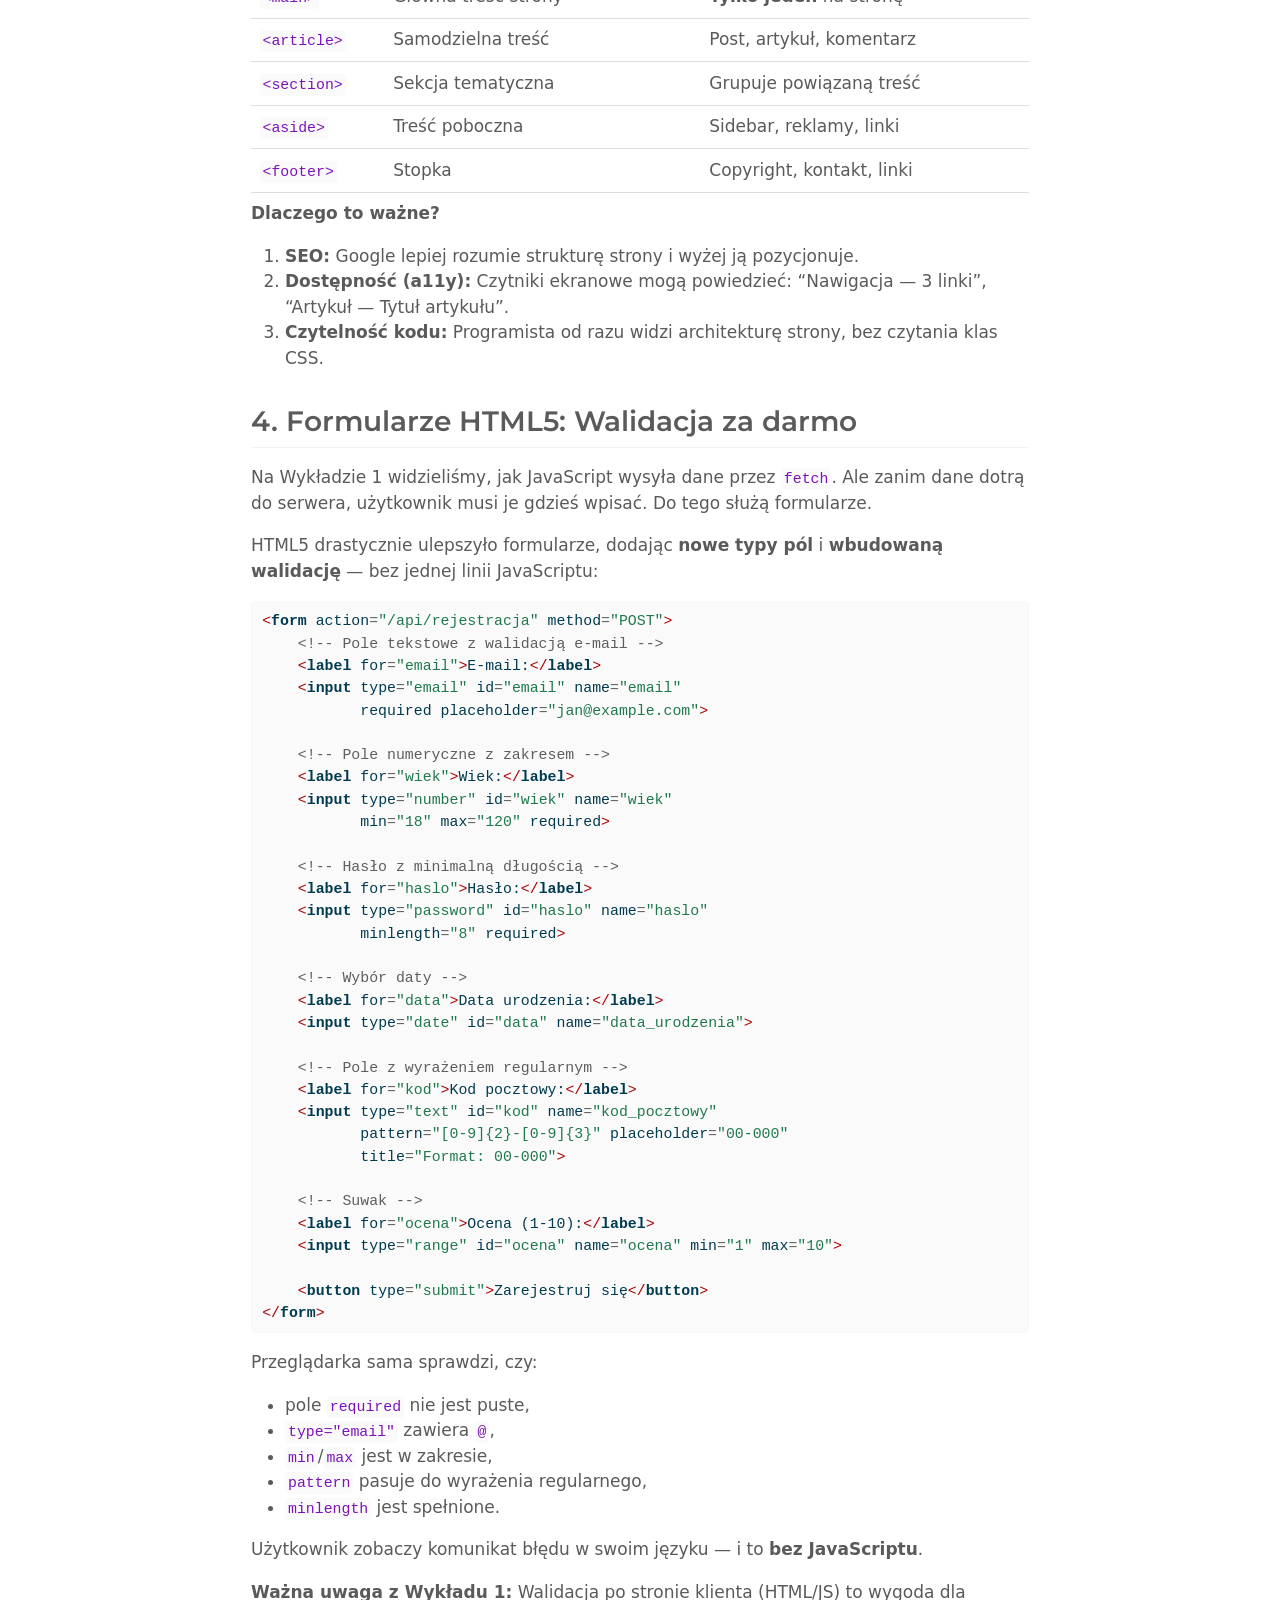
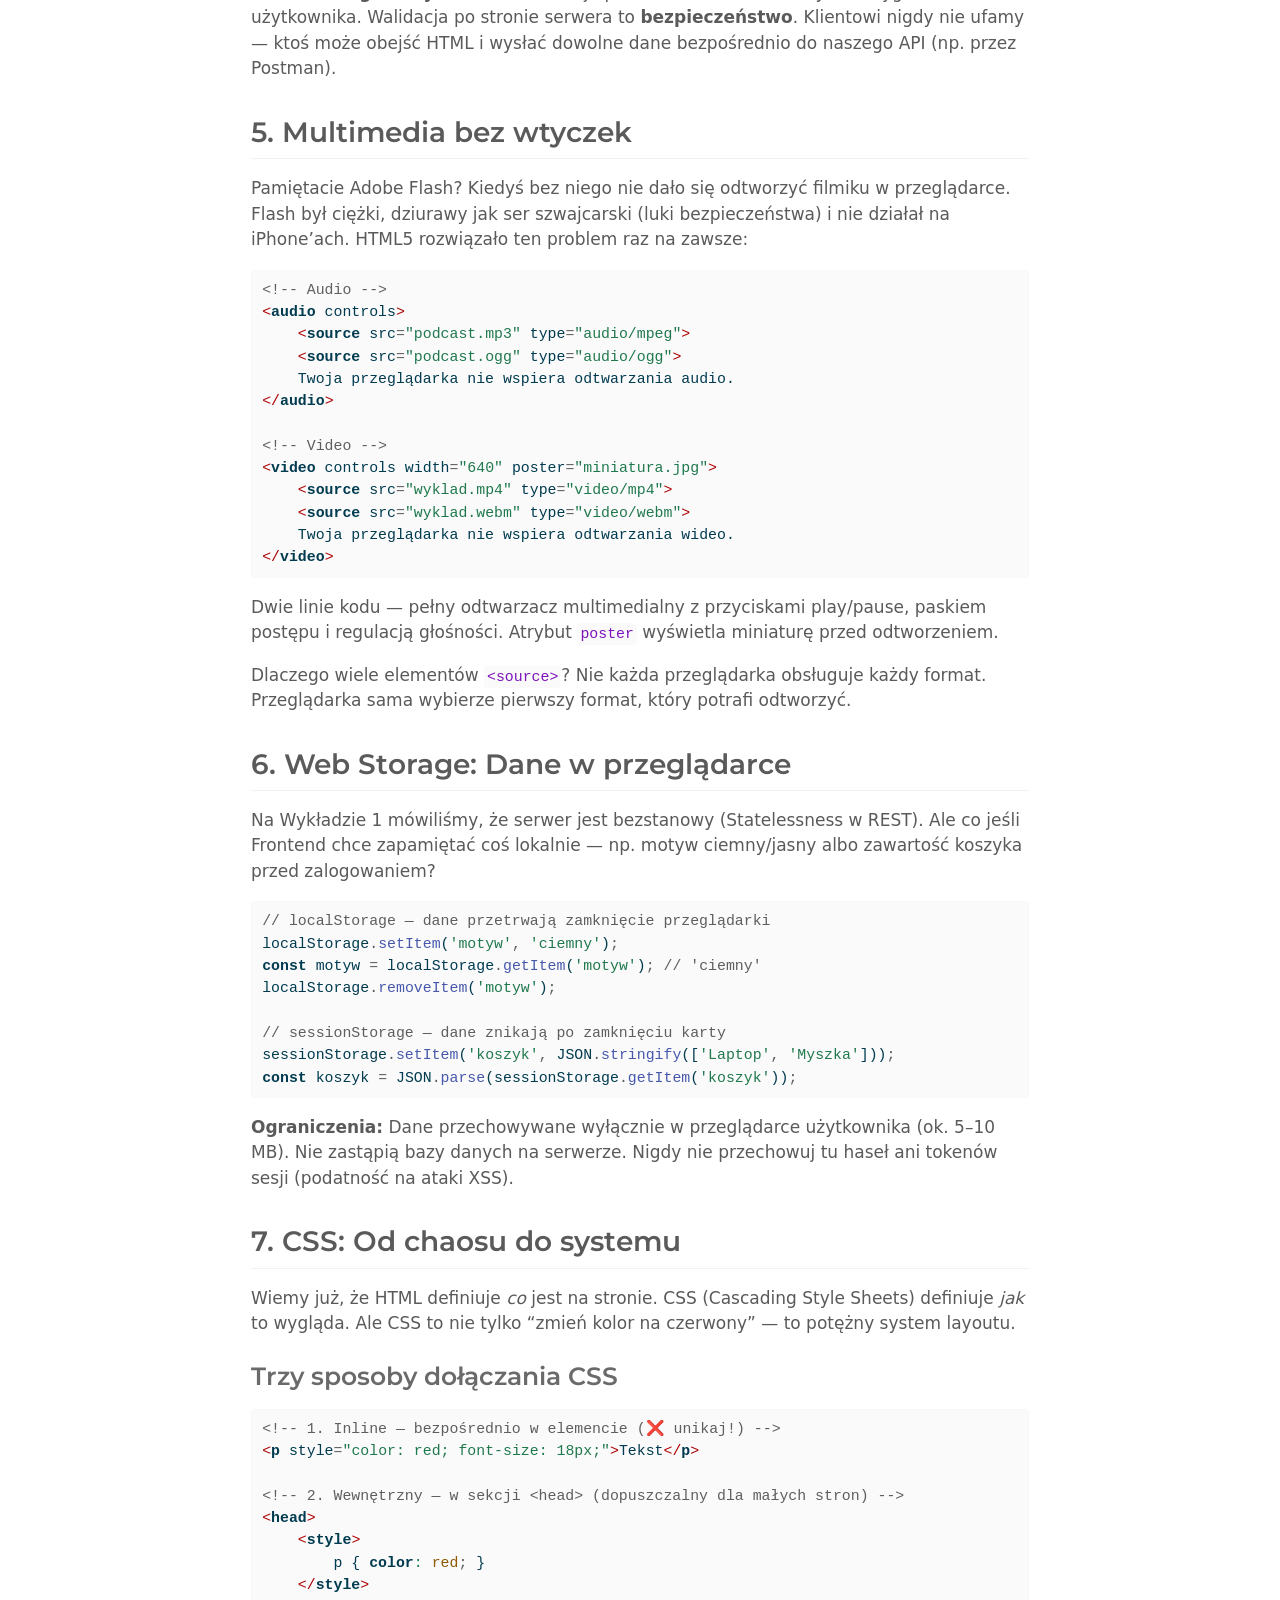
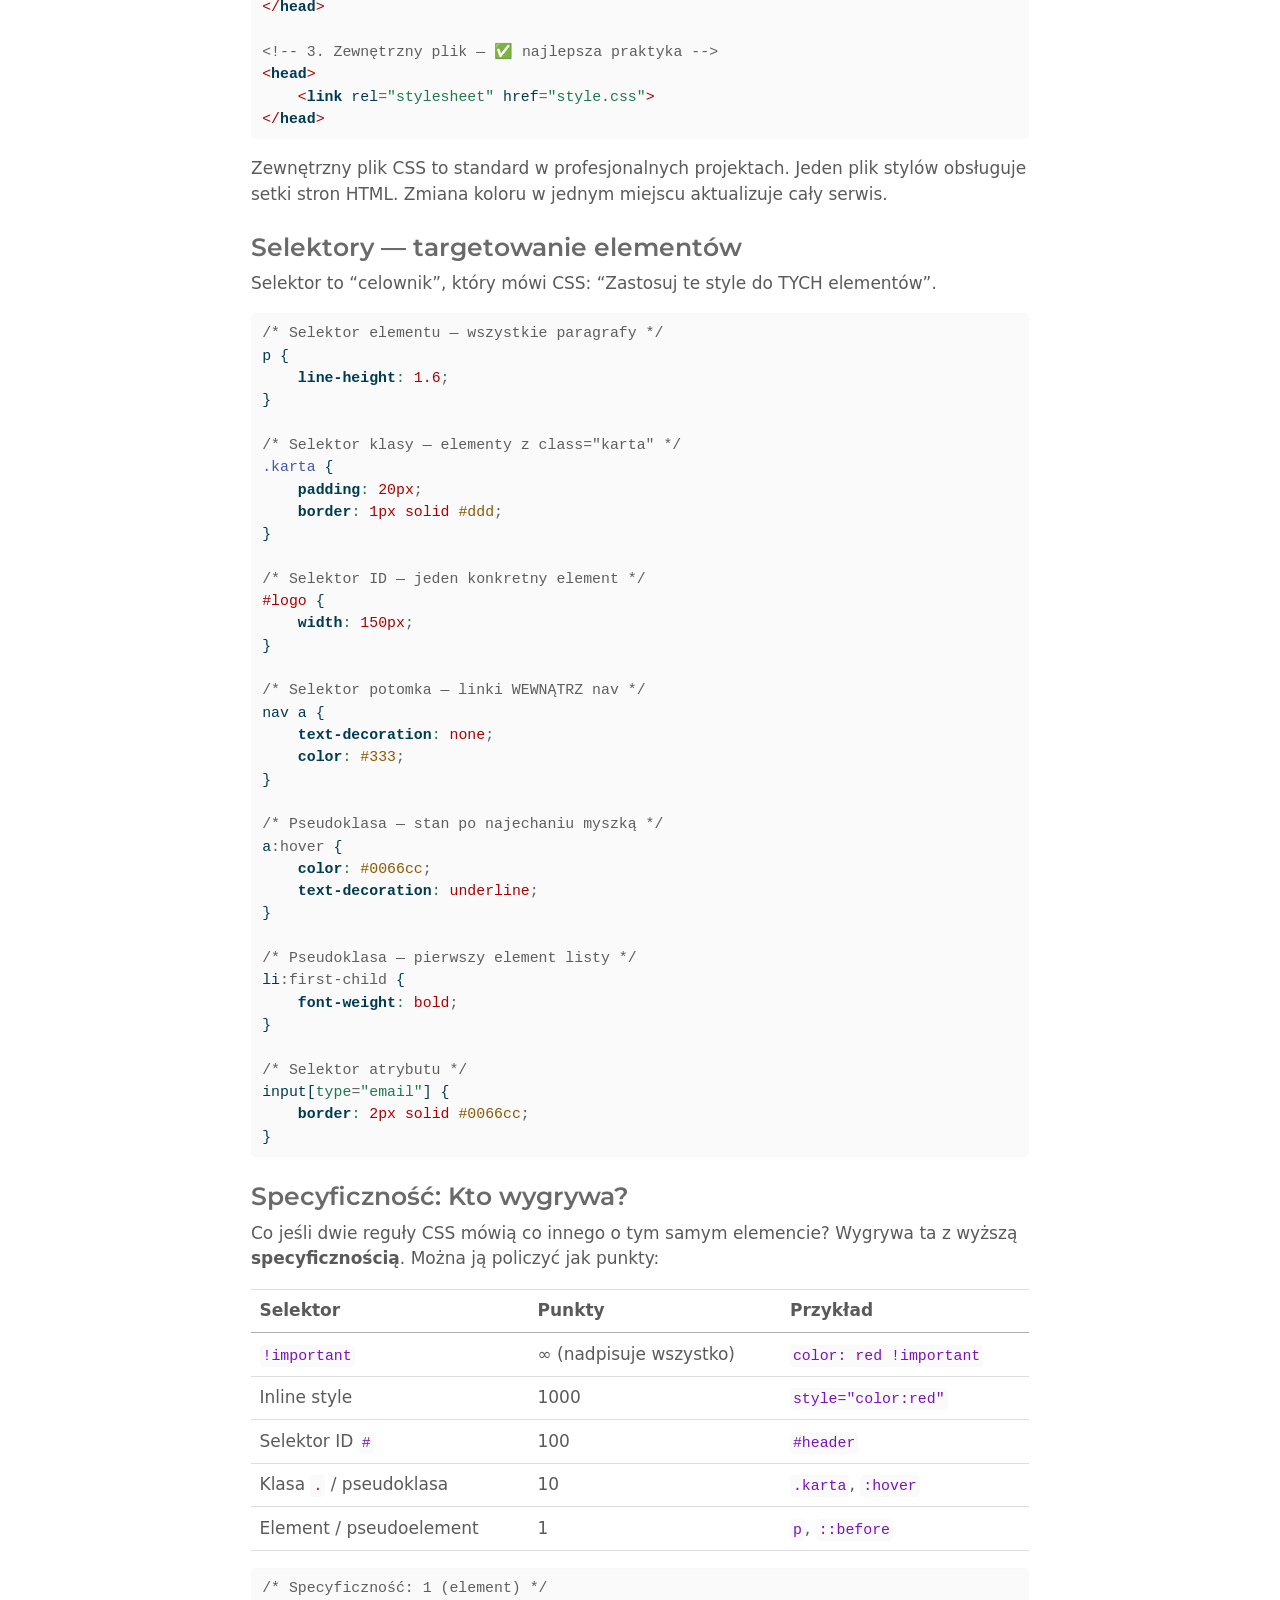
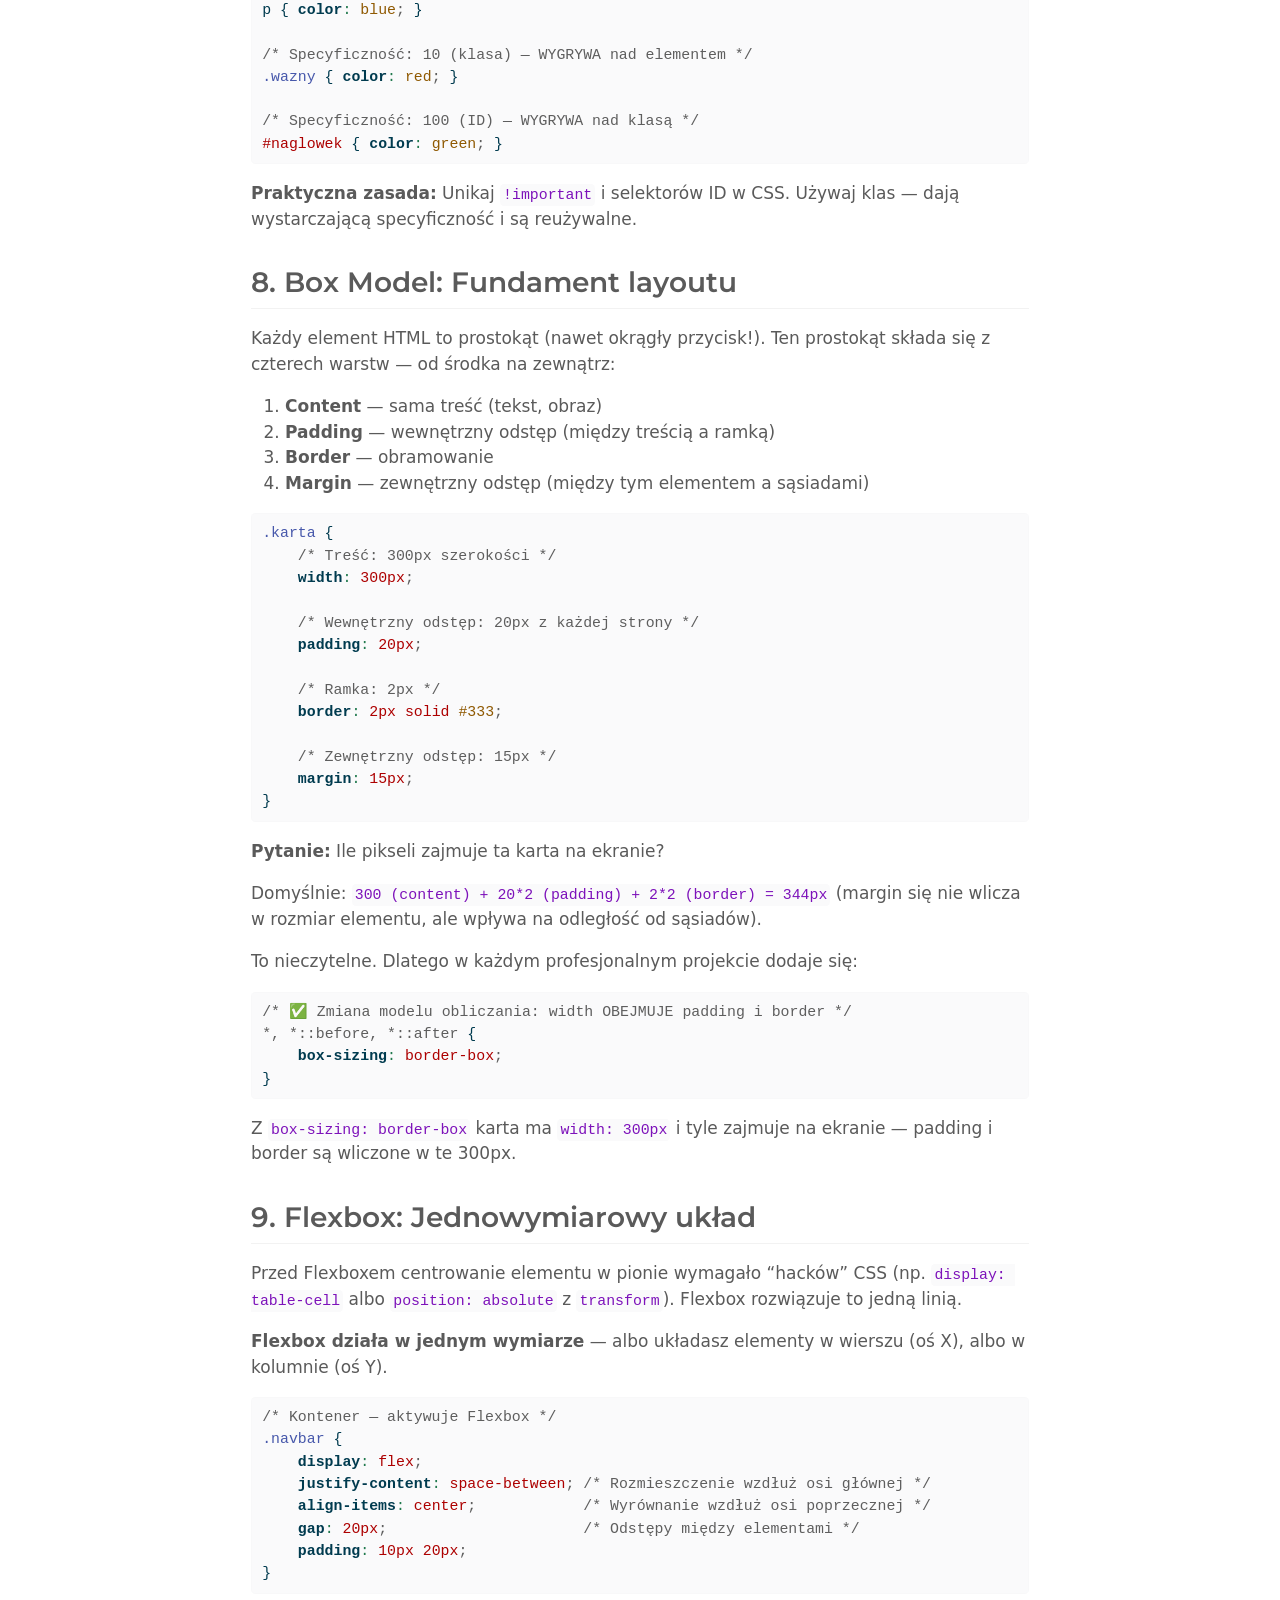
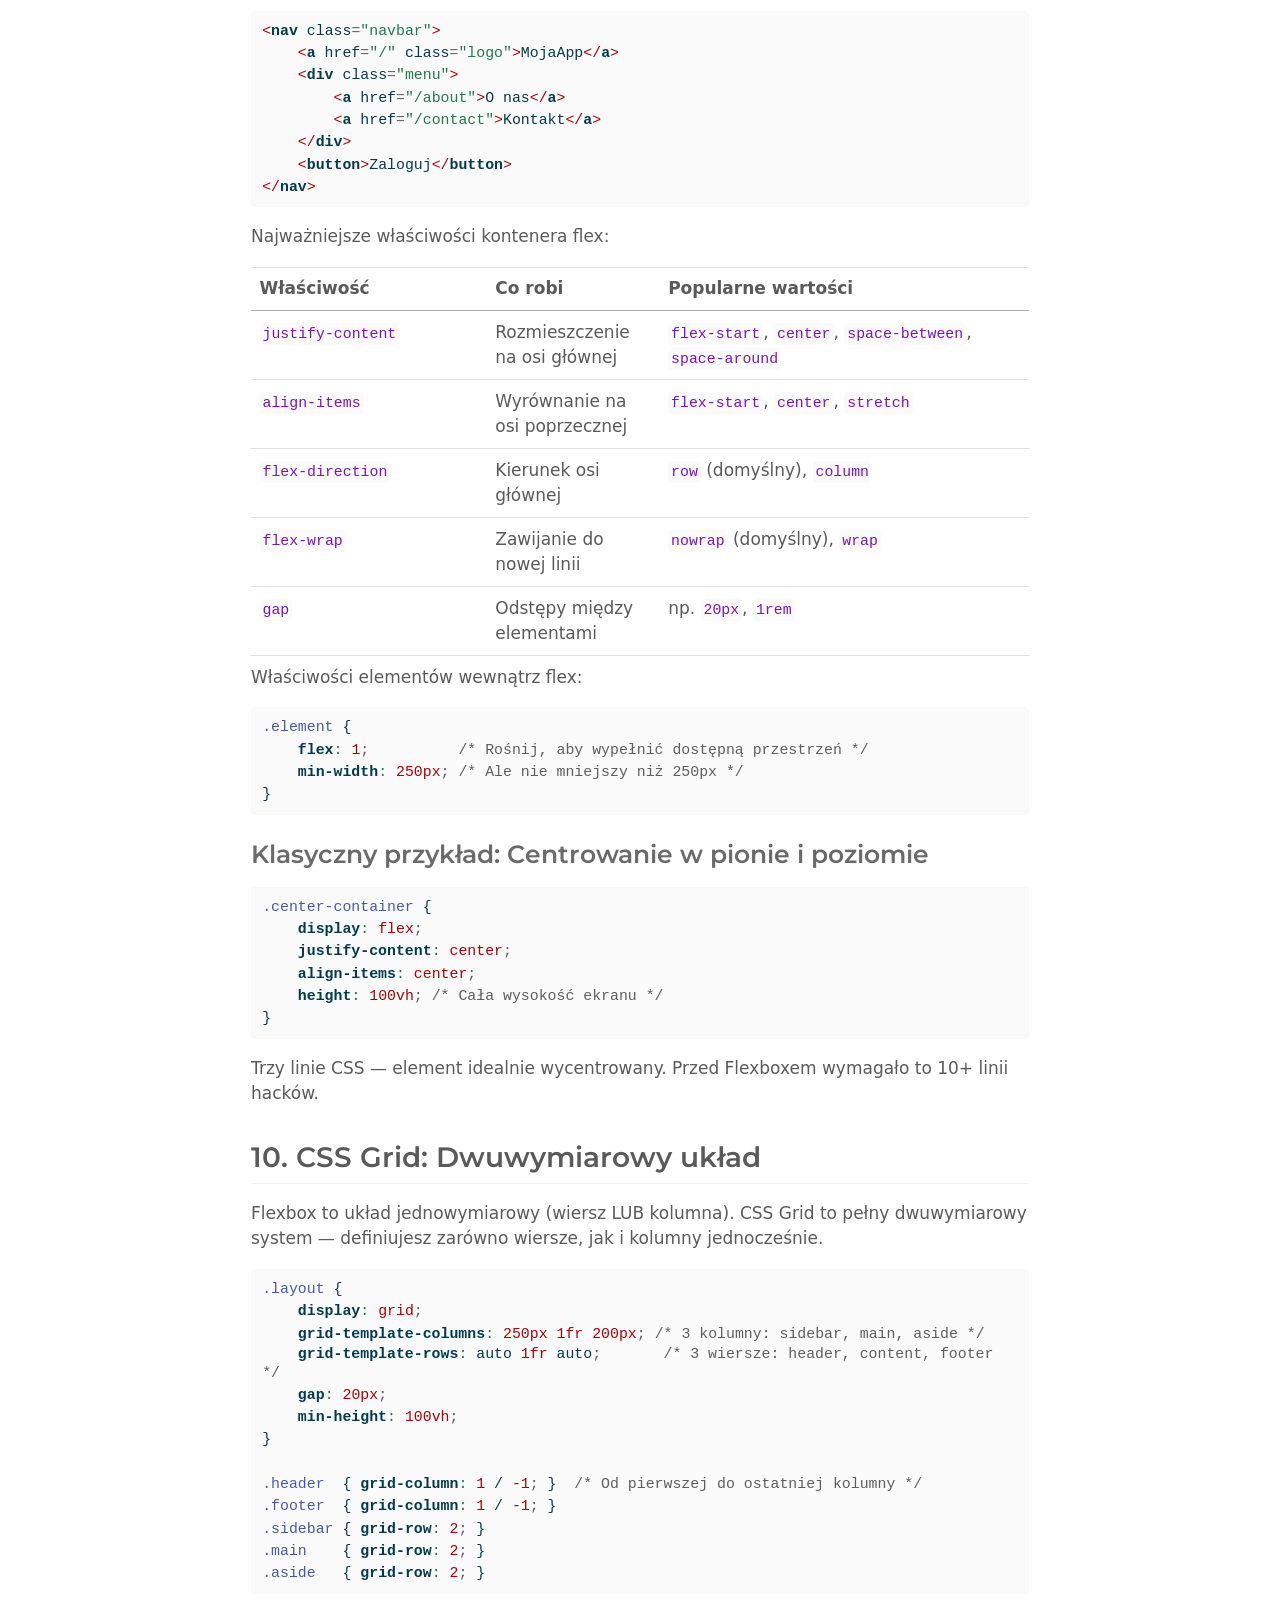
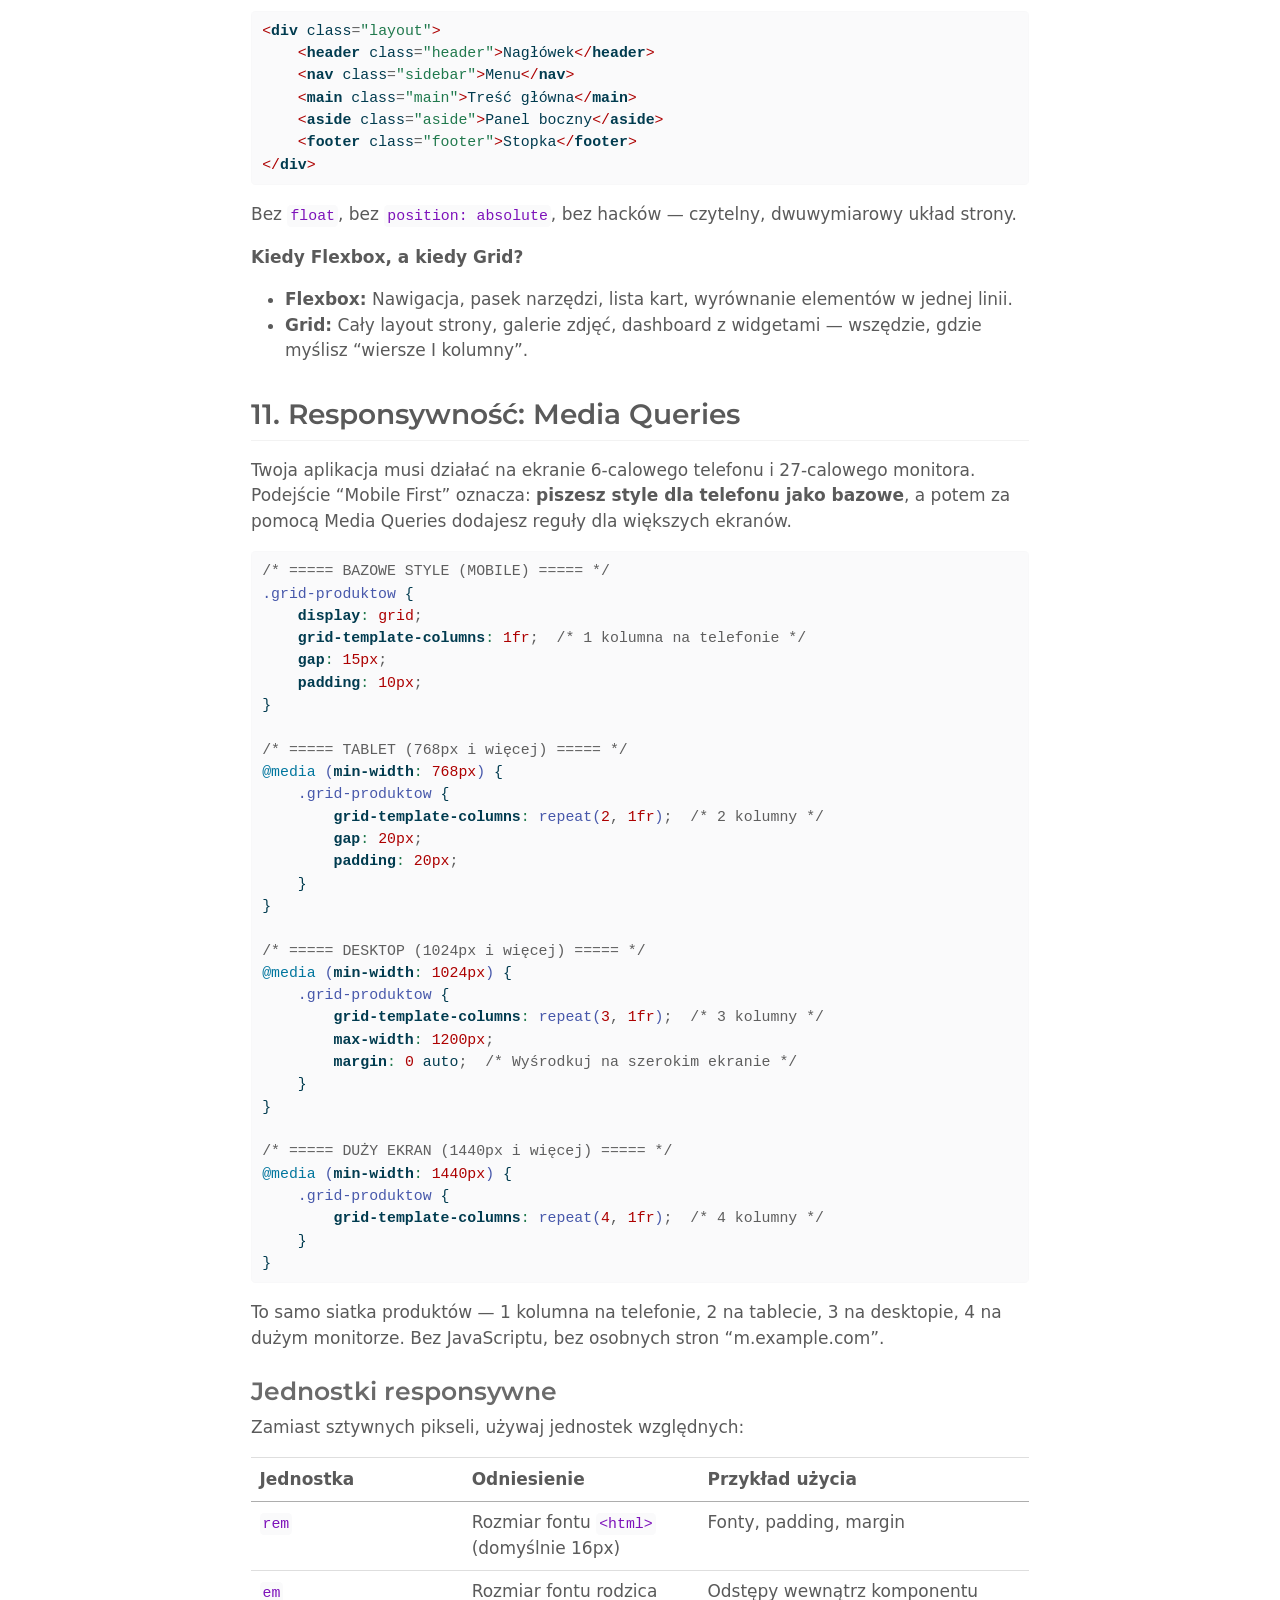
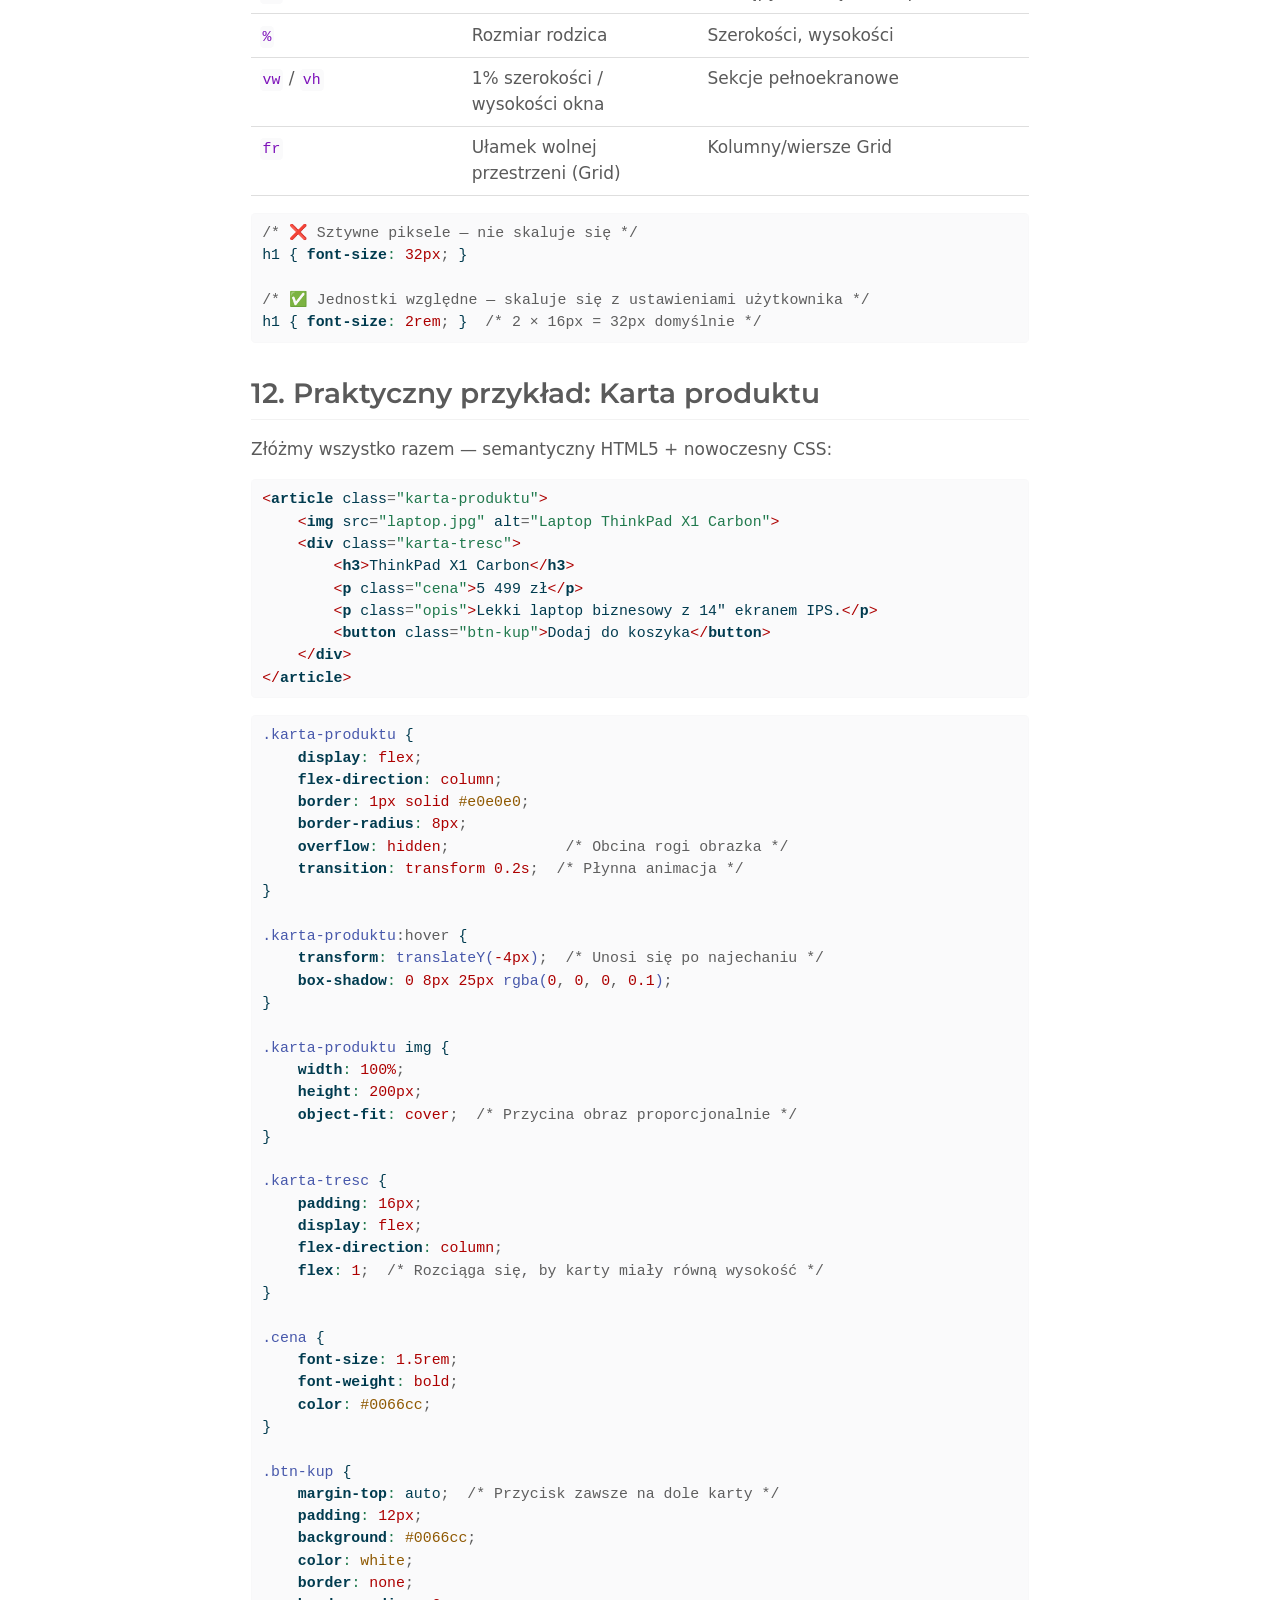
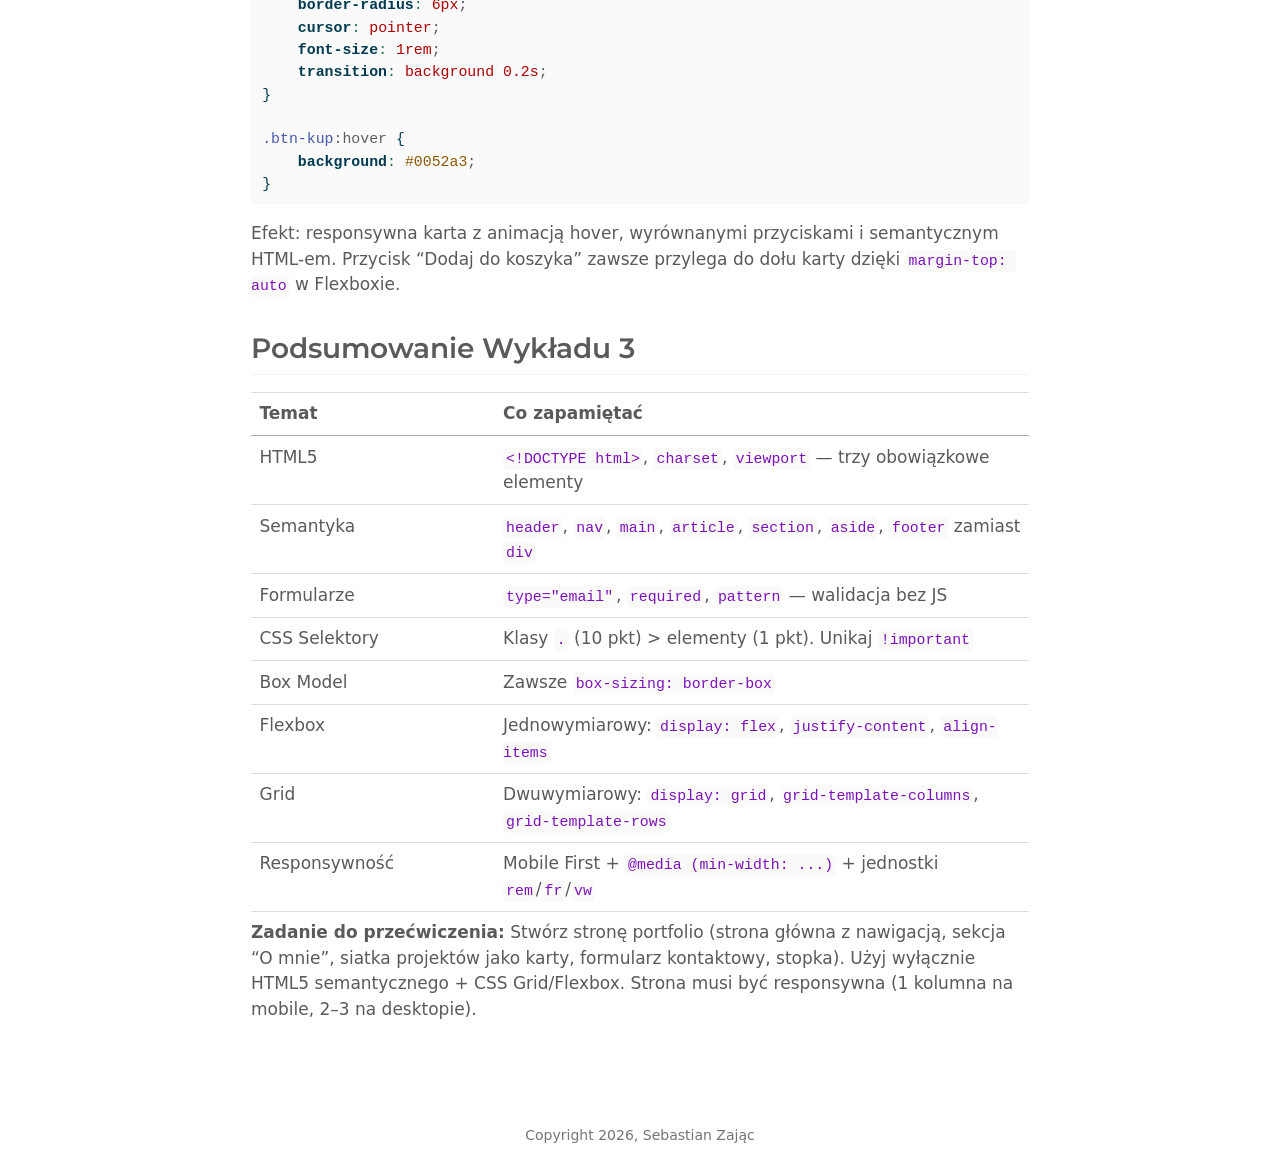
<file: docs/lectures/wyklad3.html>
<!DOCTYPE html>
<html xmlns="http://www.w3.org/1999/xhtml" lang="en" xml:lang="en"><head>

<meta charset="utf-8">
<meta name="generator" content="quarto-1.8.27">

<meta name="viewport" content="width=device-width, initial-scale=1.0, user-scalable=yes">


<title>HTML5 i CSS – Budowanie szkieletu i skóry aplikacji – Projektowanie aplikacji internetowych i korporacyjnych</title>
<style>
code{white-space: pre-wrap;}
span.smallcaps{font-variant: small-caps;}
div.columns{display: flex; gap: min(4vw, 1.5em);}
div.column{flex: auto; overflow-x: auto;}
div.hanging-indent{margin-left: 1.5em; text-indent: -1.5em;}
ul.task-list{list-style: none;}
ul.task-list li input[type="checkbox"] {
  width: 0.8em;
  margin: 0 0.8em 0.2em -1em; /* quarto-specific, see https://github.com/quarto-dev/quarto-cli/issues/4556 */ 
  vertical-align: middle;
}
/* CSS for syntax highlighting */
html { -webkit-text-size-adjust: 100%; }
pre > code.sourceCode { white-space: pre; position: relative; }
pre > code.sourceCode > span { display: inline-block; line-height: 1.25; }
pre > code.sourceCode > span:empty { height: 1.2em; }
.sourceCode { overflow: visible; }
code.sourceCode > span { color: inherit; text-decoration: inherit; }
div.sourceCode { margin: 1em 0; }
pre.sourceCode { margin: 0; }
@media screen {
div.sourceCode { overflow: auto; }
}
@media print {
pre > code.sourceCode { white-space: pre-wrap; }
pre > code.sourceCode > span { text-indent: -5em; padding-left: 5em; }
}
pre.numberSource code
  { counter-reset: source-line 0; }
pre.numberSource code > span
  { position: relative; left: -4em; counter-increment: source-line; }
pre.numberSource code > span > a:first-child::before
  { content: counter(source-line);
    position: relative; left: -1em; text-align: right; vertical-align: baseline;
    border: none; display: inline-block;
    -webkit-touch-callout: none; -webkit-user-select: none;
    -khtml-user-select: none; -moz-user-select: none;
    -ms-user-select: none; user-select: none;
    padding: 0 4px; width: 4em;
  }
pre.numberSource { margin-left: 3em;  padding-left: 4px; }
div.sourceCode
  {   }
@media screen {
pre > code.sourceCode > span > a:first-child::before { text-decoration: underline; }
}
</style>


<script src="../site_libs/quarto-nav/quarto-nav.js"></script>
<script src="../site_libs/quarto-nav/headroom.min.js"></script>
<script src="../site_libs/clipboard/clipboard.min.js"></script>
<script src="../site_libs/quarto-search/autocomplete.umd.js"></script>
<script src="../site_libs/quarto-search/fuse.min.js"></script>
<script src="../site_libs/quarto-search/quarto-search.js"></script>
<meta name="quarto:offset" content="../">
<script src="../site_libs/quarto-html/quarto.js" type="module"></script>
<script src="../site_libs/quarto-html/tabsets/tabsets.js" type="module"></script>
<script src="../site_libs/quarto-html/axe/axe-check.js" type="module"></script>
<script src="../site_libs/quarto-html/popper.min.js"></script>
<script src="../site_libs/quarto-html/tippy.umd.min.js"></script>
<script src="../site_libs/quarto-html/anchor.min.js"></script>
<link href="../site_libs/quarto-html/tippy.css" rel="stylesheet">
<link href="../site_libs/quarto-html/quarto-syntax-highlighting-ed96de9b727972fe78a7b5d16c58bf87.css" rel="stylesheet" id="quarto-text-highlighting-styles">
<script src="../site_libs/bootstrap/bootstrap.min.js"></script>
<link href="../site_libs/bootstrap/bootstrap-icons.css" rel="stylesheet">
<link href="../site_libs/bootstrap/bootstrap-8843a38191b55497cd032d3fc2c3d839.min.css" rel="stylesheet" append-hash="true" id="quarto-bootstrap" data-mode="light">
<script id="quarto-search-options" type="application/json">{
  "location": "navbar",
  "copy-button": false,
  "collapse-after": 3,
  "panel-placement": "end",
  "type": "overlay",
  "limit": 50,
  "keyboard-shortcut": [
    "f",
    "/",
    "s"
  ],
  "show-item-context": false,
  "language": {
    "search-no-results-text": "No results",
    "search-matching-documents-text": "matching documents",
    "search-copy-link-title": "Copy link to search",
    "search-hide-matches-text": "Hide additional matches",
    "search-more-match-text": "more match in this document",
    "search-more-matches-text": "more matches in this document",
    "search-clear-button-title": "Clear",
    "search-text-placeholder": "",
    "search-detached-cancel-button-title": "Cancel",
    "search-submit-button-title": "Submit",
    "search-label": "Search"
  }
}</script>


<link rel="stylesheet" href="../style.css">
</head>

<body class="nav-sidebar docked nav-fixed quarto-light">

<div id="quarto-search-results"></div>
  <header id="quarto-header" class="headroom fixed-top">
    <nav class="navbar navbar-expand-lg " data-bs-theme="dark">
      <div class="navbar-container container-fluid">
      <div class="navbar-brand-container mx-auto">
    <a class="navbar-brand" href="../index.html">
    <span class="navbar-title">Projektowanie aplikacji internetowych i korporacyjnych</span>
    </a>
  </div>
            <div id="quarto-search" class="" title="Search"></div>
          <button class="navbar-toggler" type="button" data-bs-toggle="collapse" data-bs-target="#navbarCollapse" aria-controls="navbarCollapse" role="menu" aria-expanded="false" aria-label="Toggle navigation" onclick="if (window.quartoToggleHeadroom) { window.quartoToggleHeadroom(); }">
  <span class="navbar-toggler-icon"></span>
</button>
          <div class="collapse navbar-collapse" id="navbarCollapse">
            <ul class="navbar-nav navbar-nav-scroll me-auto">
  <li class="nav-item">
    <a class="nav-link" href="../indexS.html"> 
<span class="menu-text">222890-S</span></a>
  </li>  
  <li class="nav-item">
    <a class="nav-link" href="../ksiazki.html"> 
<span class="menu-text">Książki</span></a>
  </li>  
</ul>
          </div> <!-- /navcollapse -->
            <div class="quarto-navbar-tools">
</div>
      </div> <!-- /container-fluid -->
    </nav>
  <nav class="quarto-secondary-nav">
    <div class="container-fluid d-flex">
      <button type="button" class="quarto-btn-toggle btn" data-bs-toggle="collapse" role="button" data-bs-target=".quarto-sidebar-collapse-item" aria-controls="quarto-sidebar" aria-expanded="false" aria-label="Toggle sidebar navigation" onclick="if (window.quartoToggleHeadroom) { window.quartoToggleHeadroom(); }">
        <i class="bi bi-layout-text-sidebar-reverse"></i>
      </button>
        <nav class="quarto-page-breadcrumbs" aria-label="breadcrumb"><ol class="breadcrumb"><li class="breadcrumb-item"><a href="../lectures/wyklad1.html">Wykłady</a></li><li class="breadcrumb-item"><a href="../lectures/wyklad3.html">HTML5 i CSS – Budowanie szkieletu i skóry aplikacji</a></li></ol></nav>
        <a class="flex-grow-1" role="navigation" data-bs-toggle="collapse" data-bs-target=".quarto-sidebar-collapse-item" aria-controls="quarto-sidebar" aria-expanded="false" aria-label="Toggle sidebar navigation" onclick="if (window.quartoToggleHeadroom) { window.quartoToggleHeadroom(); }">      
        </a>
    </div>
  </nav>
</header>
<!-- content -->
<div id="quarto-content" class="quarto-container page-columns page-rows-contents page-layout-article page-navbar">
<!-- sidebar -->
  <nav id="quarto-sidebar" class="sidebar collapse collapse-horizontal quarto-sidebar-collapse-item sidebar-navigation docked overflow-auto">
    <div class="sidebar-menu-container"> 
    <ul class="list-unstyled mt-1">
        <li class="sidebar-item">
  <div class="sidebar-item-container"> 
  <a href="../index.html" class="sidebar-item-text sidebar-link">
 <span class="menu-text">Informacje ogólne</span></a>
  </div>
</li>
        <li class="sidebar-item sidebar-item-section">
      <div class="sidebar-item-container"> 
            <a class="sidebar-item-text sidebar-link text-start" data-bs-toggle="collapse" data-bs-target="#quarto-sidebar-section-1" role="navigation" aria-expanded="true">
 <span class="menu-text">Wykłady</span></a>
          <a class="sidebar-item-toggle text-start" data-bs-toggle="collapse" data-bs-target="#quarto-sidebar-section-1" role="navigation" aria-expanded="true" aria-label="Toggle section">
            <i class="bi bi-chevron-right ms-2"></i>
          </a> 
      </div>
      <ul id="quarto-sidebar-section-1" class="collapse list-unstyled sidebar-section depth1 show">  
          <li class="sidebar-item">
  <div class="sidebar-item-container"> 
  <a href="../lectures/wyklad1.html" class="sidebar-item-text sidebar-link">
 <span class="menu-text">Architektura aplikacji internetowych</span></a>
  </div>
</li>
          <li class="sidebar-item">
  <div class="sidebar-item-container"> 
  <a href="../lectures/wyklad2.html" class="sidebar-item-text sidebar-link">
 <span class="menu-text">Konteneryzacja i Docker – Koniec z U mnie działa!</span></a>
  </div>
</li>
          <li class="sidebar-item">
  <div class="sidebar-item-container"> 
  <a href="../lectures/wyklad3.html" class="sidebar-item-text sidebar-link active">
 <span class="menu-text">HTML5 i CSS – Budowanie szkieletu i skóry aplikacji</span></a>
  </div>
</li>
          <li class="sidebar-item">
  <div class="sidebar-item-container"> 
  <a href="../lectures/wyklad4.html" class="sidebar-item-text sidebar-link">
 <span class="menu-text">PHP – Programowanie obiektowe, bazy danych i wzorce CMS</span></a>
  </div>
</li>
          <li class="sidebar-item">
  <div class="sidebar-item-container"> 
  <a href="../lectures/wyklad5.html" class="sidebar-item-text sidebar-link">
 <span class="menu-text">JavaScript – Język, który ożywia przeglądarkę</span></a>
  </div>
</li>
      </ul>
  </li>
        <li class="sidebar-item sidebar-item-section">
      <div class="sidebar-item-container"> 
            <a class="sidebar-item-text sidebar-link text-start" data-bs-toggle="collapse" data-bs-target="#quarto-sidebar-section-2" role="navigation" aria-expanded="true">
 <span class="menu-text">Laboratoria</span></a>
          <a class="sidebar-item-toggle text-start" data-bs-toggle="collapse" data-bs-target="#quarto-sidebar-section-2" role="navigation" aria-expanded="true" aria-label="Toggle section">
            <i class="bi bi-chevron-right ms-2"></i>
          </a> 
      </div>
      <ul id="quarto-sidebar-section-2" class="collapse list-unstyled sidebar-section depth1 show">  
          <li class="sidebar-item">
  <div class="sidebar-item-container"> 
  <a href="../labs/lab1.html" class="sidebar-item-text sidebar-link">
 <span class="menu-text">LABORATORIUM 1: Czysty HTML5</span></a>
  </div>
</li>
          <li class="sidebar-item">
  <div class="sidebar-item-container"> 
  <a href="../labs/lab2.html" class="sidebar-item-text sidebar-link">
 <span class="menu-text">LABORATORIUM 2: HTML + CSS</span></a>
  </div>
</li>
          <li class="sidebar-item">
  <div class="sidebar-item-container"> 
  <a href="../labs/lab3.html" class="sidebar-item-text sidebar-link">
 <span class="menu-text">LABORATORIUM 3: Bootstrap</span></a>
  </div>
</li>
          <li class="sidebar-item">
  <div class="sidebar-item-container"> 
  <a href="../labs/lab4.html" class="sidebar-item-text sidebar-link">
 <span class="menu-text">LABORATORIUM 4: PHP — Dynamiczne strony</span></a>
  </div>
</li>
          <li class="sidebar-item">
  <div class="sidebar-item-container"> 
  <a href="../labs/lab5.html" class="sidebar-item-text sidebar-link">
 <span class="menu-text">LABORATORIUM 5: PHP + Baza danych (PDO)</span></a>
  </div>
</li>
      </ul>
  </li>
    </ul>
    </div>
</nav>
<div id="quarto-sidebar-glass" class="quarto-sidebar-collapse-item" data-bs-toggle="collapse" data-bs-target=".quarto-sidebar-collapse-item"></div>
<!-- margin-sidebar -->
    <div id="quarto-margin-sidebar" class="sidebar margin-sidebar">
        <nav id="TOC" role="doc-toc" class="toc-active">
    <h2 id="toc-title"><strong>Sections</strong></h2>
   
  <ul class="collapse">
  <li><a href="#od-dokumentu-do-aplikacji-ewolucja-html" id="toc-od-dokumentu-do-aplikacji-ewolucja-html" class="nav-link active" data-scroll-target="#od-dokumentu-do-aplikacji-ewolucja-html">1. Od dokumentu do aplikacji: Ewolucja HTML</a></li>
  <li><a href="#anatomia-dokumentu-html5" id="toc-anatomia-dokumentu-html5" class="nav-link" data-scroll-target="#anatomia-dokumentu-html5">2. Anatomia dokumentu HTML5</a></li>
  <li><a href="#elementy-semantyczne-html5-kod-który-ma-znaczenie" id="toc-elementy-semantyczne-html5-kod-który-ma-znaczenie" class="nav-link" data-scroll-target="#elementy-semantyczne-html5-kod-który-ma-znaczenie">3. Elementy semantyczne HTML5: Kod, który ma znaczenie</a></li>
  <li><a href="#formularze-html5-walidacja-za-darmo" id="toc-formularze-html5-walidacja-za-darmo" class="nav-link" data-scroll-target="#formularze-html5-walidacja-za-darmo">4. Formularze HTML5: Walidacja za darmo</a></li>
  <li><a href="#multimedia-bez-wtyczek" id="toc-multimedia-bez-wtyczek" class="nav-link" data-scroll-target="#multimedia-bez-wtyczek">5. Multimedia bez wtyczek</a></li>
  <li><a href="#web-storage-dane-w-przeglądarce" id="toc-web-storage-dane-w-przeglądarce" class="nav-link" data-scroll-target="#web-storage-dane-w-przeglądarce">6. Web Storage: Dane w przeglądarce</a></li>
  <li><a href="#css-od-chaosu-do-systemu" id="toc-css-od-chaosu-do-systemu" class="nav-link" data-scroll-target="#css-od-chaosu-do-systemu">7. CSS: Od chaosu do systemu</a></li>
  <li><a href="#box-model-fundament-layoutu" id="toc-box-model-fundament-layoutu" class="nav-link" data-scroll-target="#box-model-fundament-layoutu">8. Box Model: Fundament layoutu</a></li>
  <li><a href="#flexbox-jednowymiarowy-układ" id="toc-flexbox-jednowymiarowy-układ" class="nav-link" data-scroll-target="#flexbox-jednowymiarowy-układ">9. Flexbox: Jednowymiarowy układ</a></li>
  <li><a href="#css-grid-dwuwymiarowy-układ" id="toc-css-grid-dwuwymiarowy-układ" class="nav-link" data-scroll-target="#css-grid-dwuwymiarowy-układ">10. CSS Grid: Dwuwymiarowy układ</a></li>
  <li><a href="#responsywność-media-queries" id="toc-responsywność-media-queries" class="nav-link" data-scroll-target="#responsywność-media-queries">11. Responsywność: Media Queries</a></li>
  <li><a href="#praktyczny-przykład-karta-produktu" id="toc-praktyczny-przykład-karta-produktu" class="nav-link" data-scroll-target="#praktyczny-przykład-karta-produktu">12. Praktyczny przykład: Karta produktu</a></li>
  <li><a href="#podsumowanie-wykładu-3" id="toc-podsumowanie-wykładu-3" class="nav-link" data-scroll-target="#podsumowanie-wykładu-3">Podsumowanie Wykładu 3</a></li>
  </ul>
</nav>
    </div>
<!-- main -->
<main class="content" id="quarto-document-content">

<header id="title-block-header" class="quarto-title-block default"><nav class="quarto-page-breadcrumbs quarto-title-breadcrumbs d-none d-lg-block" aria-label="breadcrumb"><ol class="breadcrumb"><li class="breadcrumb-item"><a href="../lectures/wyklad1.html">Wykłady</a></li><li class="breadcrumb-item"><a href="../lectures/wyklad3.html">HTML5 i CSS – Budowanie szkieletu i skóry aplikacji</a></li></ol></nav>
<div class="quarto-title">
<h1 class="title">HTML5 i CSS – Budowanie szkieletu i skóry aplikacji</h1>
</div>



<div class="quarto-title-meta">

    
  
    
  </div>
  


</header>


<section id="od-dokumentu-do-aplikacji-ewolucja-html" class="level2">
<h2 class="anchored" data-anchor-id="od-dokumentu-do-aplikacji-ewolucja-html">1. Od dokumentu do aplikacji: Ewolucja HTML</h2>
<p>Na Wykładzie 1 poznaliśmy, że Frontend to kod działający w przeglądarce użytkownika. Widzieliśmy prosty szkielet HTML i wiemy, że przeglądarka rozumie trzy języki: HTML, CSS i JavaScript.</p>
<p>Teraz pora zagłębić się w pierwszy z nich. HTML (HyperText Markup Language) przeszedł długą drogę:</p>
<ul>
<li><strong>HTML 1.0 (1993):</strong> Proste dokumenty tekstowe z linkami. Internet jako cyfrowa biblioteka.</li>
<li><strong>HTML 4.01 (1999):</strong> Tabele, formularze, ramki. Strony zaczęły wyglądać jak “aplikacje”, ale kod był brzydki i chaotyczny (<code>&lt;font&gt;</code>, <code>&lt;center&gt;</code>, tabele do layoutu).</li>
<li><strong>XHTML (2000):</strong> Próba narzucenia ścisłych reguł XML na HTML. Każdy niezamknięty tag był błędem. Zbyt surowe podejście.</li>
<li><strong>HTML5 (2014–dziś):</strong> Rewolucja. Nowe elementy semantyczne, wbudowane multimedia, API do geolokalizacji, rysowania (Canvas), przechowywania danych (Web Storage). HTML5 to nie tylko język znaczników — to cała platforma do budowy aplikacji.</li>
</ul>
<p><strong>Kluczowa zmiana filozofii:</strong> HTML5 nie wymusza na programiście perfekcyjnej składni (jak XHTML), ale zachęca do pisania kodu <strong>semantycznego</strong> — takiego, który swoją strukturą mówi przeglądarce i wyszukiwarce, <em>czym</em> jest dany fragment treści.</p>
</section>
<section id="anatomia-dokumentu-html5" class="level2">
<h2 class="anchored" data-anchor-id="anatomia-dokumentu-html5">2. Anatomia dokumentu HTML5</h2>
<p>Każdy plik HTML zaczyna się od tego samego szkieletu. Przypomnijmy go z Wykładu 1 i omówmy dokładnie:</p>
<div class="code-copy-outer-scaffold"><div class="sourceCode" id="cb1"><pre class="sourceCode html code-with-copy"><code class="sourceCode html"><span id="cb1-1"><a href="#cb1-1" aria-hidden="true" tabindex="-1"></a><span class="dt">&lt;!DOCTYPE</span> html<span class="dt">&gt;</span></span>
<span id="cb1-2"><a href="#cb1-2" aria-hidden="true" tabindex="-1"></a><span class="dt">&lt;</span><span class="kw">html</span><span class="ot"> lang</span><span class="op">=</span><span class="st">"pl"</span><span class="dt">&gt;</span></span>
<span id="cb1-3"><a href="#cb1-3" aria-hidden="true" tabindex="-1"></a><span class="dt">&lt;</span><span class="kw">head</span><span class="dt">&gt;</span></span>
<span id="cb1-4"><a href="#cb1-4" aria-hidden="true" tabindex="-1"></a>    <span class="dt">&lt;</span><span class="kw">meta</span><span class="ot"> charset</span><span class="op">=</span><span class="st">"UTF-8"</span><span class="dt">&gt;</span></span>
<span id="cb1-5"><a href="#cb1-5" aria-hidden="true" tabindex="-1"></a>    <span class="dt">&lt;</span><span class="kw">meta</span><span class="ot"> name</span><span class="op">=</span><span class="st">"viewport"</span><span class="ot"> content</span><span class="op">=</span><span class="st">"width=device-width, initial-scale=1.0"</span><span class="dt">&gt;</span></span>
<span id="cb1-6"><a href="#cb1-6" aria-hidden="true" tabindex="-1"></a>    <span class="dt">&lt;</span><span class="kw">title</span><span class="dt">&gt;</span>Moja aplikacja<span class="dt">&lt;/</span><span class="kw">title</span><span class="dt">&gt;</span></span>
<span id="cb1-7"><a href="#cb1-7" aria-hidden="true" tabindex="-1"></a>    <span class="dt">&lt;</span><span class="kw">link</span><span class="ot"> rel</span><span class="op">=</span><span class="st">"stylesheet"</span><span class="ot"> href</span><span class="op">=</span><span class="st">"style.css"</span><span class="dt">&gt;</span></span>
<span id="cb1-8"><a href="#cb1-8" aria-hidden="true" tabindex="-1"></a><span class="dt">&lt;/</span><span class="kw">head</span><span class="dt">&gt;</span></span>
<span id="cb1-9"><a href="#cb1-9" aria-hidden="true" tabindex="-1"></a><span class="dt">&lt;</span><span class="kw">body</span><span class="dt">&gt;</span></span>
<span id="cb1-10"><a href="#cb1-10" aria-hidden="true" tabindex="-1"></a>    <span class="dt">&lt;</span><span class="kw">h1</span><span class="dt">&gt;</span>Witaj na stronie!<span class="dt">&lt;/</span><span class="kw">h1</span><span class="dt">&gt;</span></span>
<span id="cb1-11"><a href="#cb1-11" aria-hidden="true" tabindex="-1"></a>    <span class="dt">&lt;</span><span class="kw">p</span><span class="dt">&gt;</span>To jest akapit tekstu.<span class="dt">&lt;/</span><span class="kw">p</span><span class="dt">&gt;</span></span>
<span id="cb1-12"><a href="#cb1-12" aria-hidden="true" tabindex="-1"></a><span class="dt">&lt;/</span><span class="kw">body</span><span class="dt">&gt;</span></span>
<span id="cb1-13"><a href="#cb1-13" aria-hidden="true" tabindex="-1"></a><span class="dt">&lt;/</span><span class="kw">html</span><span class="dt">&gt;</span></span></code></pre></div><button title="Copy to Clipboard" class="code-copy-button"><i class="bi"></i></button></div>
<p>Co robi każda linia?</p>
<ul>
<li><code>&lt;!DOCTYPE html&gt;</code> — Deklaracja typu dokumentu. Mówi przeglądarce: “Traktuj mnie jak HTML5”. Bez tego przeglądarka wchodzi w tzw. <em>quirks mode</em> i renderuje stronę nieprzewidywalnie.</li>
<li><code>&lt;html lang="pl"&gt;</code> — Element główny. Atrybut <code>lang</code> informuje wyszukiwarki i czytniki ekranowe, w jakim języku jest treść.</li>
<li><code>&lt;meta charset="UTF-8"&gt;</code> — Kodowanie znaków. Bez tego polskie litery (ą, ę, ś) mogą wyświetlić się jako “krzaczki”.</li>
<li><code>&lt;meta name="viewport" ...&gt;</code> — Kluczowa linia dla urządzeń mobilnych. Bez niej telefon wyświetli stronę jakby miał ekran desktopowy i zmniejszy ją do rozmiaru znaczka pocztowego.</li>
<li><code>&lt;head&gt;</code> — Sekcja niewidoczna dla użytkownika. Metadane, tytuł w zakładce, linki do arkuszy CSS i skryptów.</li>
<li><code>&lt;body&gt;</code> — Wszystko, co użytkownik widzi na ekranie.</li>
</ul>
</section>
<section id="elementy-semantyczne-html5-kod-który-ma-znaczenie" class="level2">
<h2 class="anchored" data-anchor-id="elementy-semantyczne-html5-kod-który-ma-znaczenie">3. Elementy semantyczne HTML5: Kod, który ma znaczenie</h2>
<p>W starym HTML cała strona składała się z <code>&lt;div&gt;</code> (kontener blokowy) i <code>&lt;span&gt;</code> (kontener liniowy). Kod wyglądał tak:</p>
<div class="code-copy-outer-scaffold"><div class="sourceCode" id="cb2"><pre class="sourceCode html code-with-copy"><code class="sourceCode html"><span id="cb2-1"><a href="#cb2-1" aria-hidden="true" tabindex="-1"></a><span class="co">&lt;!-- ❌ Stare podejście: "Divitis" — choroba nadmiarowych divów --&gt;</span></span>
<span id="cb2-2"><a href="#cb2-2" aria-hidden="true" tabindex="-1"></a><span class="dt">&lt;</span><span class="kw">div</span><span class="ot"> id</span><span class="op">=</span><span class="st">"header"</span><span class="dt">&gt;</span></span>
<span id="cb2-3"><a href="#cb2-3" aria-hidden="true" tabindex="-1"></a>    <span class="dt">&lt;</span><span class="kw">div</span><span class="ot"> id</span><span class="op">=</span><span class="st">"nav"</span><span class="dt">&gt;</span>...<span class="dt">&lt;/</span><span class="kw">div</span><span class="dt">&gt;</span></span>
<span id="cb2-4"><a href="#cb2-4" aria-hidden="true" tabindex="-1"></a><span class="dt">&lt;/</span><span class="kw">div</span><span class="dt">&gt;</span></span>
<span id="cb2-5"><a href="#cb2-5" aria-hidden="true" tabindex="-1"></a><span class="dt">&lt;</span><span class="kw">div</span><span class="ot"> id</span><span class="op">=</span><span class="st">"content"</span><span class="dt">&gt;</span></span>
<span id="cb2-6"><a href="#cb2-6" aria-hidden="true" tabindex="-1"></a>    <span class="dt">&lt;</span><span class="kw">div</span><span class="ot"> class</span><span class="op">=</span><span class="st">"post"</span><span class="dt">&gt;</span>...<span class="dt">&lt;/</span><span class="kw">div</span><span class="dt">&gt;</span></span>
<span id="cb2-7"><a href="#cb2-7" aria-hidden="true" tabindex="-1"></a>    <span class="dt">&lt;</span><span class="kw">div</span><span class="ot"> id</span><span class="op">=</span><span class="st">"sidebar"</span><span class="dt">&gt;</span>...<span class="dt">&lt;/</span><span class="kw">div</span><span class="dt">&gt;</span></span>
<span id="cb2-8"><a href="#cb2-8" aria-hidden="true" tabindex="-1"></a><span class="dt">&lt;/</span><span class="kw">div</span><span class="dt">&gt;</span></span>
<span id="cb2-9"><a href="#cb2-9" aria-hidden="true" tabindex="-1"></a><span class="dt">&lt;</span><span class="kw">div</span><span class="ot"> id</span><span class="op">=</span><span class="st">"footer"</span><span class="dt">&gt;</span>...<span class="dt">&lt;/</span><span class="kw">div</span><span class="dt">&gt;</span></span></code></pre></div><button title="Copy to Clipboard" class="code-copy-button"><i class="bi"></i></button></div>
<p>Problem? Przeglądarka, wyszukiwarka Google i czytnik ekranowy dla osoby niewidomej widzą jedynie stos anonimowych “pudełek” (<code>div</code>). Nie wiedzą, co jest menu, co artykułem, a co stopką.</p>
<p>HTML5 wprowadził <strong>elementy semantyczne</strong> — tagi, które opisują swoją rolę:</p>
<div class="code-copy-outer-scaffold"><div class="sourceCode" id="cb3"><pre class="sourceCode html code-with-copy"><code class="sourceCode html"><span id="cb3-1"><a href="#cb3-1" aria-hidden="true" tabindex="-1"></a><span class="co">&lt;!-- ✅ HTML5: Kod, który mówi, czym jest --&gt;</span></span>
<span id="cb3-2"><a href="#cb3-2" aria-hidden="true" tabindex="-1"></a><span class="dt">&lt;</span><span class="kw">header</span><span class="dt">&gt;</span></span>
<span id="cb3-3"><a href="#cb3-3" aria-hidden="true" tabindex="-1"></a>    <span class="dt">&lt;</span><span class="kw">nav</span><span class="dt">&gt;</span></span>
<span id="cb3-4"><a href="#cb3-4" aria-hidden="true" tabindex="-1"></a>        <span class="dt">&lt;</span><span class="kw">a</span><span class="ot"> href</span><span class="op">=</span><span class="st">"/"</span><span class="dt">&gt;</span>Start<span class="dt">&lt;/</span><span class="kw">a</span><span class="dt">&gt;</span></span>
<span id="cb3-5"><a href="#cb3-5" aria-hidden="true" tabindex="-1"></a>        <span class="dt">&lt;</span><span class="kw">a</span><span class="ot"> href</span><span class="op">=</span><span class="st">"/about"</span><span class="dt">&gt;</span>O nas<span class="dt">&lt;/</span><span class="kw">a</span><span class="dt">&gt;</span></span>
<span id="cb3-6"><a href="#cb3-6" aria-hidden="true" tabindex="-1"></a>        <span class="dt">&lt;</span><span class="kw">a</span><span class="ot"> href</span><span class="op">=</span><span class="st">"/contact"</span><span class="dt">&gt;</span>Kontakt<span class="dt">&lt;/</span><span class="kw">a</span><span class="dt">&gt;</span></span>
<span id="cb3-7"><a href="#cb3-7" aria-hidden="true" tabindex="-1"></a>    <span class="dt">&lt;/</span><span class="kw">nav</span><span class="dt">&gt;</span></span>
<span id="cb3-8"><a href="#cb3-8" aria-hidden="true" tabindex="-1"></a><span class="dt">&lt;/</span><span class="kw">header</span><span class="dt">&gt;</span></span>
<span id="cb3-9"><a href="#cb3-9" aria-hidden="true" tabindex="-1"></a></span>
<span id="cb3-10"><a href="#cb3-10" aria-hidden="true" tabindex="-1"></a><span class="dt">&lt;</span><span class="kw">main</span><span class="dt">&gt;</span></span>
<span id="cb3-11"><a href="#cb3-11" aria-hidden="true" tabindex="-1"></a>    <span class="dt">&lt;</span><span class="kw">article</span><span class="dt">&gt;</span></span>
<span id="cb3-12"><a href="#cb3-12" aria-hidden="true" tabindex="-1"></a>        <span class="dt">&lt;</span><span class="kw">h1</span><span class="dt">&gt;</span>Tytuł artykułu<span class="dt">&lt;/</span><span class="kw">h1</span><span class="dt">&gt;</span></span>
<span id="cb3-13"><a href="#cb3-13" aria-hidden="true" tabindex="-1"></a>        <span class="dt">&lt;</span><span class="kw">section</span><span class="dt">&gt;</span></span>
<span id="cb3-14"><a href="#cb3-14" aria-hidden="true" tabindex="-1"></a>            <span class="dt">&lt;</span><span class="kw">h2</span><span class="dt">&gt;</span>Sekcja pierwsza<span class="dt">&lt;/</span><span class="kw">h2</span><span class="dt">&gt;</span></span>
<span id="cb3-15"><a href="#cb3-15" aria-hidden="true" tabindex="-1"></a>            <span class="dt">&lt;</span><span class="kw">p</span><span class="dt">&gt;</span>Treść sekcji...<span class="dt">&lt;/</span><span class="kw">p</span><span class="dt">&gt;</span></span>
<span id="cb3-16"><a href="#cb3-16" aria-hidden="true" tabindex="-1"></a>        <span class="dt">&lt;/</span><span class="kw">section</span><span class="dt">&gt;</span></span>
<span id="cb3-17"><a href="#cb3-17" aria-hidden="true" tabindex="-1"></a>        <span class="dt">&lt;</span><span class="kw">section</span><span class="dt">&gt;</span></span>
<span id="cb3-18"><a href="#cb3-18" aria-hidden="true" tabindex="-1"></a>            <span class="dt">&lt;</span><span class="kw">h2</span><span class="dt">&gt;</span>Sekcja druga<span class="dt">&lt;/</span><span class="kw">h2</span><span class="dt">&gt;</span></span>
<span id="cb3-19"><a href="#cb3-19" aria-hidden="true" tabindex="-1"></a>            <span class="dt">&lt;</span><span class="kw">p</span><span class="dt">&gt;</span>Kolejna treść...<span class="dt">&lt;/</span><span class="kw">p</span><span class="dt">&gt;</span></span>
<span id="cb3-20"><a href="#cb3-20" aria-hidden="true" tabindex="-1"></a>        <span class="dt">&lt;/</span><span class="kw">section</span><span class="dt">&gt;</span></span>
<span id="cb3-21"><a href="#cb3-21" aria-hidden="true" tabindex="-1"></a>    <span class="dt">&lt;/</span><span class="kw">article</span><span class="dt">&gt;</span></span>
<span id="cb3-22"><a href="#cb3-22" aria-hidden="true" tabindex="-1"></a></span>
<span id="cb3-23"><a href="#cb3-23" aria-hidden="true" tabindex="-1"></a>    <span class="dt">&lt;</span><span class="kw">aside</span><span class="dt">&gt;</span></span>
<span id="cb3-24"><a href="#cb3-24" aria-hidden="true" tabindex="-1"></a>        <span class="dt">&lt;</span><span class="kw">h3</span><span class="dt">&gt;</span>Powiązane artykuły<span class="dt">&lt;/</span><span class="kw">h3</span><span class="dt">&gt;</span></span>
<span id="cb3-25"><a href="#cb3-25" aria-hidden="true" tabindex="-1"></a>        <span class="dt">&lt;</span><span class="kw">ul</span><span class="dt">&gt;</span></span>
<span id="cb3-26"><a href="#cb3-26" aria-hidden="true" tabindex="-1"></a>            <span class="dt">&lt;</span><span class="kw">li</span><span class="dt">&gt;&lt;</span><span class="kw">a</span><span class="ot"> href</span><span class="op">=</span><span class="st">"/art2"</span><span class="dt">&gt;</span>Inny artykuł<span class="dt">&lt;/</span><span class="kw">a</span><span class="dt">&gt;&lt;/</span><span class="kw">li</span><span class="dt">&gt;</span></span>
<span id="cb3-27"><a href="#cb3-27" aria-hidden="true" tabindex="-1"></a>        <span class="dt">&lt;/</span><span class="kw">ul</span><span class="dt">&gt;</span></span>
<span id="cb3-28"><a href="#cb3-28" aria-hidden="true" tabindex="-1"></a>    <span class="dt">&lt;/</span><span class="kw">aside</span><span class="dt">&gt;</span></span>
<span id="cb3-29"><a href="#cb3-29" aria-hidden="true" tabindex="-1"></a><span class="dt">&lt;/</span><span class="kw">main</span><span class="dt">&gt;</span></span>
<span id="cb3-30"><a href="#cb3-30" aria-hidden="true" tabindex="-1"></a></span>
<span id="cb3-31"><a href="#cb3-31" aria-hidden="true" tabindex="-1"></a><span class="dt">&lt;</span><span class="kw">footer</span><span class="dt">&gt;</span></span>
<span id="cb3-32"><a href="#cb3-32" aria-hidden="true" tabindex="-1"></a>    <span class="dt">&lt;</span><span class="kw">p</span><span class="dt">&gt;</span><span class="dv">&amp;copy;</span> 2026 Moja Firma<span class="dt">&lt;/</span><span class="kw">p</span><span class="dt">&gt;</span></span>
<span id="cb3-33"><a href="#cb3-33" aria-hidden="true" tabindex="-1"></a><span class="dt">&lt;/</span><span class="kw">footer</span><span class="dt">&gt;</span></span></code></pre></div><button title="Copy to Clipboard" class="code-copy-button"><i class="bi"></i></button></div>
<p>Każdy z tych tagów ma konkretne znaczenie:</p>
<table class="caption-top table">
<thead>
<tr class="header">
<th>Tag</th>
<th>Rola</th>
<th>Uwagi</th>
</tr>
</thead>
<tbody>
<tr class="odd">
<td><code>&lt;header&gt;</code></td>
<td>Nagłówek strony lub sekcji</td>
<td>Logo, nawigacja, tytuł</td>
</tr>
<tr class="even">
<td><code>&lt;nav&gt;</code></td>
<td>Blok nawigacyjny</td>
<td>Menu główne, breadcrumbs</td>
</tr>
<tr class="odd">
<td><code>&lt;main&gt;</code></td>
<td>Główna treść strony</td>
<td><strong>Tylko jeden</strong> na stronę</td>
</tr>
<tr class="even">
<td><code>&lt;article&gt;</code></td>
<td>Samodzielna treść</td>
<td>Post, artykuł, komentarz</td>
</tr>
<tr class="odd">
<td><code>&lt;section&gt;</code></td>
<td>Sekcja tematyczna</td>
<td>Grupuje powiązaną treść</td>
</tr>
<tr class="even">
<td><code>&lt;aside&gt;</code></td>
<td>Treść poboczna</td>
<td>Sidebar, reklamy, linki</td>
</tr>
<tr class="odd">
<td><code>&lt;footer&gt;</code></td>
<td>Stopka</td>
<td>Copyright, kontakt, linki</td>
</tr>
</tbody>
</table>
<p><strong>Dlaczego to ważne?</strong></p>
<ol type="1">
<li><strong>SEO:</strong> Google lepiej rozumie strukturę strony i wyżej ją pozycjonuje.</li>
<li><strong>Dostępność (a11y):</strong> Czytniki ekranowe mogą powiedzieć: “Nawigacja — 3 linki”, “Artykuł — Tytuł artykułu”.</li>
<li><strong>Czytelność kodu:</strong> Programista od razu widzi architekturę strony, bez czytania klas CSS.</li>
</ol>
</section>
<section id="formularze-html5-walidacja-za-darmo" class="level2">
<h2 class="anchored" data-anchor-id="formularze-html5-walidacja-za-darmo">4. Formularze HTML5: Walidacja za darmo</h2>
<p>Na Wykładzie 1 widzieliśmy, jak JavaScript wysyła dane przez <code>fetch</code>. Ale zanim dane dotrą do serwera, użytkownik musi je gdzieś wpisać. Do tego służą formularze.</p>
<p>HTML5 drastycznie ulepszyło formularze, dodając <strong>nowe typy pól</strong> i <strong>wbudowaną walidację</strong> — bez jednej linii JavaScriptu:</p>
<div class="code-copy-outer-scaffold"><div class="sourceCode" id="cb4"><pre class="sourceCode html code-with-copy"><code class="sourceCode html"><span id="cb4-1"><a href="#cb4-1" aria-hidden="true" tabindex="-1"></a><span class="dt">&lt;</span><span class="kw">form</span><span class="ot"> action</span><span class="op">=</span><span class="st">"/api/rejestracja"</span><span class="ot"> method</span><span class="op">=</span><span class="st">"POST"</span><span class="dt">&gt;</span></span>
<span id="cb4-2"><a href="#cb4-2" aria-hidden="true" tabindex="-1"></a>    <span class="co">&lt;!-- Pole tekstowe z walidacją e-mail --&gt;</span></span>
<span id="cb4-3"><a href="#cb4-3" aria-hidden="true" tabindex="-1"></a>    <span class="dt">&lt;</span><span class="kw">label</span><span class="ot"> for</span><span class="op">=</span><span class="st">"email"</span><span class="dt">&gt;</span>E-mail:<span class="dt">&lt;/</span><span class="kw">label</span><span class="dt">&gt;</span></span>
<span id="cb4-4"><a href="#cb4-4" aria-hidden="true" tabindex="-1"></a>    <span class="dt">&lt;</span><span class="kw">input</span><span class="ot"> type</span><span class="op">=</span><span class="st">"email"</span><span class="ot"> id</span><span class="op">=</span><span class="st">"email"</span><span class="ot"> name</span><span class="op">=</span><span class="st">"email"</span></span>
<span id="cb4-5"><a href="#cb4-5" aria-hidden="true" tabindex="-1"></a><span class="ot">           required placeholder</span><span class="op">=</span><span class="st">"jan@example.com"</span><span class="dt">&gt;</span></span>
<span id="cb4-6"><a href="#cb4-6" aria-hidden="true" tabindex="-1"></a></span>
<span id="cb4-7"><a href="#cb4-7" aria-hidden="true" tabindex="-1"></a>    <span class="co">&lt;!-- Pole numeryczne z zakresem --&gt;</span></span>
<span id="cb4-8"><a href="#cb4-8" aria-hidden="true" tabindex="-1"></a>    <span class="dt">&lt;</span><span class="kw">label</span><span class="ot"> for</span><span class="op">=</span><span class="st">"wiek"</span><span class="dt">&gt;</span>Wiek:<span class="dt">&lt;/</span><span class="kw">label</span><span class="dt">&gt;</span></span>
<span id="cb4-9"><a href="#cb4-9" aria-hidden="true" tabindex="-1"></a>    <span class="dt">&lt;</span><span class="kw">input</span><span class="ot"> type</span><span class="op">=</span><span class="st">"number"</span><span class="ot"> id</span><span class="op">=</span><span class="st">"wiek"</span><span class="ot"> name</span><span class="op">=</span><span class="st">"wiek"</span></span>
<span id="cb4-10"><a href="#cb4-10" aria-hidden="true" tabindex="-1"></a><span class="ot">           min</span><span class="op">=</span><span class="st">"18"</span><span class="ot"> max</span><span class="op">=</span><span class="st">"120"</span><span class="ot"> required</span><span class="dt">&gt;</span></span>
<span id="cb4-11"><a href="#cb4-11" aria-hidden="true" tabindex="-1"></a></span>
<span id="cb4-12"><a href="#cb4-12" aria-hidden="true" tabindex="-1"></a>    <span class="co">&lt;!-- Hasło z minimalną długością --&gt;</span></span>
<span id="cb4-13"><a href="#cb4-13" aria-hidden="true" tabindex="-1"></a>    <span class="dt">&lt;</span><span class="kw">label</span><span class="ot"> for</span><span class="op">=</span><span class="st">"haslo"</span><span class="dt">&gt;</span>Hasło:<span class="dt">&lt;/</span><span class="kw">label</span><span class="dt">&gt;</span></span>
<span id="cb4-14"><a href="#cb4-14" aria-hidden="true" tabindex="-1"></a>    <span class="dt">&lt;</span><span class="kw">input</span><span class="ot"> type</span><span class="op">=</span><span class="st">"password"</span><span class="ot"> id</span><span class="op">=</span><span class="st">"haslo"</span><span class="ot"> name</span><span class="op">=</span><span class="st">"haslo"</span></span>
<span id="cb4-15"><a href="#cb4-15" aria-hidden="true" tabindex="-1"></a><span class="ot">           minlength</span><span class="op">=</span><span class="st">"8"</span><span class="ot"> required</span><span class="dt">&gt;</span></span>
<span id="cb4-16"><a href="#cb4-16" aria-hidden="true" tabindex="-1"></a></span>
<span id="cb4-17"><a href="#cb4-17" aria-hidden="true" tabindex="-1"></a>    <span class="co">&lt;!-- Wybór daty --&gt;</span></span>
<span id="cb4-18"><a href="#cb4-18" aria-hidden="true" tabindex="-1"></a>    <span class="dt">&lt;</span><span class="kw">label</span><span class="ot"> for</span><span class="op">=</span><span class="st">"data"</span><span class="dt">&gt;</span>Data urodzenia:<span class="dt">&lt;/</span><span class="kw">label</span><span class="dt">&gt;</span></span>
<span id="cb4-19"><a href="#cb4-19" aria-hidden="true" tabindex="-1"></a>    <span class="dt">&lt;</span><span class="kw">input</span><span class="ot"> type</span><span class="op">=</span><span class="st">"date"</span><span class="ot"> id</span><span class="op">=</span><span class="st">"data"</span><span class="ot"> name</span><span class="op">=</span><span class="st">"data_urodzenia"</span><span class="dt">&gt;</span></span>
<span id="cb4-20"><a href="#cb4-20" aria-hidden="true" tabindex="-1"></a></span>
<span id="cb4-21"><a href="#cb4-21" aria-hidden="true" tabindex="-1"></a>    <span class="co">&lt;!-- Pole z wyrażeniem regularnym --&gt;</span></span>
<span id="cb4-22"><a href="#cb4-22" aria-hidden="true" tabindex="-1"></a>    <span class="dt">&lt;</span><span class="kw">label</span><span class="ot"> for</span><span class="op">=</span><span class="st">"kod"</span><span class="dt">&gt;</span>Kod pocztowy:<span class="dt">&lt;/</span><span class="kw">label</span><span class="dt">&gt;</span></span>
<span id="cb4-23"><a href="#cb4-23" aria-hidden="true" tabindex="-1"></a>    <span class="dt">&lt;</span><span class="kw">input</span><span class="ot"> type</span><span class="op">=</span><span class="st">"text"</span><span class="ot"> id</span><span class="op">=</span><span class="st">"kod"</span><span class="ot"> name</span><span class="op">=</span><span class="st">"kod_pocztowy"</span></span>
<span id="cb4-24"><a href="#cb4-24" aria-hidden="true" tabindex="-1"></a><span class="ot">           pattern</span><span class="op">=</span><span class="st">"[0-9]{2}-[0-9]{3}"</span><span class="ot"> placeholder</span><span class="op">=</span><span class="st">"00-000"</span></span>
<span id="cb4-25"><a href="#cb4-25" aria-hidden="true" tabindex="-1"></a><span class="ot">           title</span><span class="op">=</span><span class="st">"Format: 00-000"</span><span class="dt">&gt;</span></span>
<span id="cb4-26"><a href="#cb4-26" aria-hidden="true" tabindex="-1"></a></span>
<span id="cb4-27"><a href="#cb4-27" aria-hidden="true" tabindex="-1"></a>    <span class="co">&lt;!-- Suwak --&gt;</span></span>
<span id="cb4-28"><a href="#cb4-28" aria-hidden="true" tabindex="-1"></a>    <span class="dt">&lt;</span><span class="kw">label</span><span class="ot"> for</span><span class="op">=</span><span class="st">"ocena"</span><span class="dt">&gt;</span>Ocena (1-10):<span class="dt">&lt;/</span><span class="kw">label</span><span class="dt">&gt;</span></span>
<span id="cb4-29"><a href="#cb4-29" aria-hidden="true" tabindex="-1"></a>    <span class="dt">&lt;</span><span class="kw">input</span><span class="ot"> type</span><span class="op">=</span><span class="st">"range"</span><span class="ot"> id</span><span class="op">=</span><span class="st">"ocena"</span><span class="ot"> name</span><span class="op">=</span><span class="st">"ocena"</span><span class="ot"> min</span><span class="op">=</span><span class="st">"1"</span><span class="ot"> max</span><span class="op">=</span><span class="st">"10"</span><span class="dt">&gt;</span></span>
<span id="cb4-30"><a href="#cb4-30" aria-hidden="true" tabindex="-1"></a></span>
<span id="cb4-31"><a href="#cb4-31" aria-hidden="true" tabindex="-1"></a>    <span class="dt">&lt;</span><span class="kw">button</span><span class="ot"> type</span><span class="op">=</span><span class="st">"submit"</span><span class="dt">&gt;</span>Zarejestruj się<span class="dt">&lt;/</span><span class="kw">button</span><span class="dt">&gt;</span></span>
<span id="cb4-32"><a href="#cb4-32" aria-hidden="true" tabindex="-1"></a><span class="dt">&lt;/</span><span class="kw">form</span><span class="dt">&gt;</span></span></code></pre></div><button title="Copy to Clipboard" class="code-copy-button"><i class="bi"></i></button></div>
<p>Przeglądarka sama sprawdzi, czy:</p>
<ul>
<li>pole <code>required</code> nie jest puste,</li>
<li><code>type="email"</code> zawiera <code>@</code>,</li>
<li><code>min</code>/<code>max</code> jest w zakresie,</li>
<li><code>pattern</code> pasuje do wyrażenia regularnego,</li>
<li><code>minlength</code> jest spełnione.</li>
</ul>
<p>Użytkownik zobaczy komunikat błędu w swoim języku — i to <strong>bez JavaScriptu</strong>.</p>
<p><strong>Ważna uwaga z Wykładu 1:</strong> Walidacja po stronie klienta (HTML/JS) to wygoda dla użytkownika. Walidacja po stronie serwera to <strong>bezpieczeństwo</strong>. Klientowi nigdy nie ufamy — ktoś może obejść HTML i wysłać dowolne dane bezpośrednio do naszego API (np. przez Postman).</p>
</section>
<section id="multimedia-bez-wtyczek" class="level2">
<h2 class="anchored" data-anchor-id="multimedia-bez-wtyczek">5. Multimedia bez wtyczek</h2>
<p>Pamiętacie Adobe Flash? Kiedyś bez niego nie dało się odtworzyć filmiku w przeglądarce. Flash był ciężki, dziurawy jak ser szwajcarski (luki bezpieczeństwa) i nie działał na iPhone’ach. HTML5 rozwiązało ten problem raz na zawsze:</p>
<div class="code-copy-outer-scaffold"><div class="sourceCode" id="cb5"><pre class="sourceCode html code-with-copy"><code class="sourceCode html"><span id="cb5-1"><a href="#cb5-1" aria-hidden="true" tabindex="-1"></a><span class="co">&lt;!-- Audio --&gt;</span></span>
<span id="cb5-2"><a href="#cb5-2" aria-hidden="true" tabindex="-1"></a><span class="dt">&lt;</span><span class="kw">audio</span><span class="ot"> controls</span><span class="dt">&gt;</span></span>
<span id="cb5-3"><a href="#cb5-3" aria-hidden="true" tabindex="-1"></a>    <span class="dt">&lt;</span><span class="kw">source</span><span class="ot"> src</span><span class="op">=</span><span class="st">"podcast.mp3"</span><span class="ot"> type</span><span class="op">=</span><span class="st">"audio/mpeg"</span><span class="dt">&gt;</span></span>
<span id="cb5-4"><a href="#cb5-4" aria-hidden="true" tabindex="-1"></a>    <span class="dt">&lt;</span><span class="kw">source</span><span class="ot"> src</span><span class="op">=</span><span class="st">"podcast.ogg"</span><span class="ot"> type</span><span class="op">=</span><span class="st">"audio/ogg"</span><span class="dt">&gt;</span></span>
<span id="cb5-5"><a href="#cb5-5" aria-hidden="true" tabindex="-1"></a>    Twoja przeglądarka nie wspiera odtwarzania audio.</span>
<span id="cb5-6"><a href="#cb5-6" aria-hidden="true" tabindex="-1"></a><span class="dt">&lt;/</span><span class="kw">audio</span><span class="dt">&gt;</span></span>
<span id="cb5-7"><a href="#cb5-7" aria-hidden="true" tabindex="-1"></a></span>
<span id="cb5-8"><a href="#cb5-8" aria-hidden="true" tabindex="-1"></a><span class="co">&lt;!-- Video --&gt;</span></span>
<span id="cb5-9"><a href="#cb5-9" aria-hidden="true" tabindex="-1"></a><span class="dt">&lt;</span><span class="kw">video</span><span class="ot"> controls width</span><span class="op">=</span><span class="st">"640"</span><span class="ot"> poster</span><span class="op">=</span><span class="st">"miniatura.jpg"</span><span class="dt">&gt;</span></span>
<span id="cb5-10"><a href="#cb5-10" aria-hidden="true" tabindex="-1"></a>    <span class="dt">&lt;</span><span class="kw">source</span><span class="ot"> src</span><span class="op">=</span><span class="st">"wyklad.mp4"</span><span class="ot"> type</span><span class="op">=</span><span class="st">"video/mp4"</span><span class="dt">&gt;</span></span>
<span id="cb5-11"><a href="#cb5-11" aria-hidden="true" tabindex="-1"></a>    <span class="dt">&lt;</span><span class="kw">source</span><span class="ot"> src</span><span class="op">=</span><span class="st">"wyklad.webm"</span><span class="ot"> type</span><span class="op">=</span><span class="st">"video/webm"</span><span class="dt">&gt;</span></span>
<span id="cb5-12"><a href="#cb5-12" aria-hidden="true" tabindex="-1"></a>    Twoja przeglądarka nie wspiera odtwarzania wideo.</span>
<span id="cb5-13"><a href="#cb5-13" aria-hidden="true" tabindex="-1"></a><span class="dt">&lt;/</span><span class="kw">video</span><span class="dt">&gt;</span></span></code></pre></div><button title="Copy to Clipboard" class="code-copy-button"><i class="bi"></i></button></div>
<p>Dwie linie kodu — pełny odtwarzacz multimedialny z przyciskami play/pause, paskiem postępu i regulacją głośności. Atrybut <code>poster</code> wyświetla miniaturę przed odtworzeniem.</p>
<p>Dlaczego wiele elementów <code>&lt;source&gt;</code>? Nie każda przeglądarka obsługuje każdy format. Przeglądarka sama wybierze pierwszy format, który potrafi odtworzyć.</p>
</section>
<section id="web-storage-dane-w-przeglądarce" class="level2">
<h2 class="anchored" data-anchor-id="web-storage-dane-w-przeglądarce">6. Web Storage: Dane w przeglądarce</h2>
<p>Na Wykładzie 1 mówiliśmy, że serwer jest bezstanowy (Statelessness w REST). Ale co jeśli Frontend chce zapamiętać coś lokalnie — np. motyw ciemny/jasny albo zawartość koszyka przed zalogowaniem?</p>
<div class="code-copy-outer-scaffold"><div class="sourceCode" id="cb6"><pre class="sourceCode js code-with-copy"><code class="sourceCode javascript"><span id="cb6-1"><a href="#cb6-1" aria-hidden="true" tabindex="-1"></a><span class="co">// localStorage — dane przetrwają zamknięcie przeglądarki</span></span>
<span id="cb6-2"><a href="#cb6-2" aria-hidden="true" tabindex="-1"></a>localStorage<span class="op">.</span><span class="fu">setItem</span>(<span class="st">'motyw'</span><span class="op">,</span> <span class="st">'ciemny'</span>)<span class="op">;</span></span>
<span id="cb6-3"><a href="#cb6-3" aria-hidden="true" tabindex="-1"></a><span class="kw">const</span> motyw <span class="op">=</span> localStorage<span class="op">.</span><span class="fu">getItem</span>(<span class="st">'motyw'</span>)<span class="op">;</span> <span class="co">// 'ciemny'</span></span>
<span id="cb6-4"><a href="#cb6-4" aria-hidden="true" tabindex="-1"></a>localStorage<span class="op">.</span><span class="fu">removeItem</span>(<span class="st">'motyw'</span>)<span class="op">;</span></span>
<span id="cb6-5"><a href="#cb6-5" aria-hidden="true" tabindex="-1"></a></span>
<span id="cb6-6"><a href="#cb6-6" aria-hidden="true" tabindex="-1"></a><span class="co">// sessionStorage — dane znikają po zamknięciu karty</span></span>
<span id="cb6-7"><a href="#cb6-7" aria-hidden="true" tabindex="-1"></a>sessionStorage<span class="op">.</span><span class="fu">setItem</span>(<span class="st">'koszyk'</span><span class="op">,</span> <span class="bu">JSON</span><span class="op">.</span><span class="fu">stringify</span>([<span class="st">'Laptop'</span><span class="op">,</span> <span class="st">'Myszka'</span>]))<span class="op">;</span></span>
<span id="cb6-8"><a href="#cb6-8" aria-hidden="true" tabindex="-1"></a><span class="kw">const</span> koszyk <span class="op">=</span> <span class="bu">JSON</span><span class="op">.</span><span class="fu">parse</span>(sessionStorage<span class="op">.</span><span class="fu">getItem</span>(<span class="st">'koszyk'</span>))<span class="op">;</span></span></code></pre></div><button title="Copy to Clipboard" class="code-copy-button"><i class="bi"></i></button></div>
<p><strong>Ograniczenia:</strong> Dane przechowywane wyłącznie w przeglądarce użytkownika (ok. 5–10 MB). Nie zastąpią bazy danych na serwerze. Nigdy nie przechowuj tu haseł ani tokenów sesji (podatność na ataki XSS).</p>
</section>
<section id="css-od-chaosu-do-systemu" class="level2">
<h2 class="anchored" data-anchor-id="css-od-chaosu-do-systemu">7. CSS: Od chaosu do systemu</h2>
<p>Wiemy już, że HTML definiuje <em>co</em> jest na stronie. CSS (Cascading Style Sheets) definiuje <em>jak</em> to wygląda. Ale CSS to nie tylko “zmień kolor na czerwony” — to potężny system layoutu.</p>
<section id="trzy-sposoby-dołączania-css" class="level3">
<h3 class="anchored" data-anchor-id="trzy-sposoby-dołączania-css">Trzy sposoby dołączania CSS</h3>
<div class="code-copy-outer-scaffold"><div class="sourceCode" id="cb7"><pre class="sourceCode html code-with-copy"><code class="sourceCode html"><span id="cb7-1"><a href="#cb7-1" aria-hidden="true" tabindex="-1"></a><span class="co">&lt;!-- 1. Inline — bezpośrednio w elemencie (❌ unikaj!) --&gt;</span></span>
<span id="cb7-2"><a href="#cb7-2" aria-hidden="true" tabindex="-1"></a><span class="dt">&lt;</span><span class="kw">p</span><span class="ot"> style</span><span class="op">=</span><span class="st">"color: red; font-size: 18px;"</span><span class="dt">&gt;</span>Tekst<span class="dt">&lt;/</span><span class="kw">p</span><span class="dt">&gt;</span></span>
<span id="cb7-3"><a href="#cb7-3" aria-hidden="true" tabindex="-1"></a></span>
<span id="cb7-4"><a href="#cb7-4" aria-hidden="true" tabindex="-1"></a><span class="co">&lt;!-- 2. Wewnętrzny — w sekcji &lt;head&gt; (dopuszczalny dla małych stron) --&gt;</span></span>
<span id="cb7-5"><a href="#cb7-5" aria-hidden="true" tabindex="-1"></a><span class="dt">&lt;</span><span class="kw">head</span><span class="dt">&gt;</span></span>
<span id="cb7-6"><a href="#cb7-6" aria-hidden="true" tabindex="-1"></a>    <span class="dt">&lt;</span><span class="kw">style</span><span class="dt">&gt;</span></span>
<span id="cb7-7"><a href="#cb7-7" aria-hidden="true" tabindex="-1"></a>        p { <span class="kw">color</span><span class="ch">:</span> <span class="cn">red</span><span class="op">;</span> }</span>
<span id="cb7-8"><a href="#cb7-8" aria-hidden="true" tabindex="-1"></a>    <span class="dt">&lt;/</span><span class="kw">style</span><span class="dt">&gt;</span></span>
<span id="cb7-9"><a href="#cb7-9" aria-hidden="true" tabindex="-1"></a><span class="dt">&lt;/</span><span class="kw">head</span><span class="dt">&gt;</span></span>
<span id="cb7-10"><a href="#cb7-10" aria-hidden="true" tabindex="-1"></a></span>
<span id="cb7-11"><a href="#cb7-11" aria-hidden="true" tabindex="-1"></a><span class="co">&lt;!-- 3. Zewnętrzny plik — ✅ najlepsza praktyka --&gt;</span></span>
<span id="cb7-12"><a href="#cb7-12" aria-hidden="true" tabindex="-1"></a><span class="dt">&lt;</span><span class="kw">head</span><span class="dt">&gt;</span></span>
<span id="cb7-13"><a href="#cb7-13" aria-hidden="true" tabindex="-1"></a>    <span class="dt">&lt;</span><span class="kw">link</span><span class="ot"> rel</span><span class="op">=</span><span class="st">"stylesheet"</span><span class="ot"> href</span><span class="op">=</span><span class="st">"style.css"</span><span class="dt">&gt;</span></span>
<span id="cb7-14"><a href="#cb7-14" aria-hidden="true" tabindex="-1"></a><span class="dt">&lt;/</span><span class="kw">head</span><span class="dt">&gt;</span></span></code></pre></div><button title="Copy to Clipboard" class="code-copy-button"><i class="bi"></i></button></div>
<p>Zewnętrzny plik CSS to standard w profesjonalnych projektach. Jeden plik stylów obsługuje setki stron HTML. Zmiana koloru w jednym miejscu aktualizuje cały serwis.</p>
</section>
<section id="selektory-targetowanie-elementów" class="level3">
<h3 class="anchored" data-anchor-id="selektory-targetowanie-elementów">Selektory — targetowanie elementów</h3>
<p>Selektor to “celownik”, który mówi CSS: “Zastosuj te style do TYCH elementów”.</p>
<div class="code-copy-outer-scaffold"><div class="sourceCode" id="cb8"><pre class="sourceCode css code-with-copy"><code class="sourceCode css"><span id="cb8-1"><a href="#cb8-1" aria-hidden="true" tabindex="-1"></a><span class="co">/* Selektor elementu — wszystkie paragrafy */</span></span>
<span id="cb8-2"><a href="#cb8-2" aria-hidden="true" tabindex="-1"></a>p {</span>
<span id="cb8-3"><a href="#cb8-3" aria-hidden="true" tabindex="-1"></a>    <span class="kw">line-height</span><span class="ch">:</span> <span class="dv">1.6</span><span class="op">;</span></span>
<span id="cb8-4"><a href="#cb8-4" aria-hidden="true" tabindex="-1"></a>}</span>
<span id="cb8-5"><a href="#cb8-5" aria-hidden="true" tabindex="-1"></a></span>
<span id="cb8-6"><a href="#cb8-6" aria-hidden="true" tabindex="-1"></a><span class="co">/* Selektor klasy — elementy z class="karta" */</span></span>
<span id="cb8-7"><a href="#cb8-7" aria-hidden="true" tabindex="-1"></a><span class="fu">.karta</span> {</span>
<span id="cb8-8"><a href="#cb8-8" aria-hidden="true" tabindex="-1"></a>    <span class="kw">padding</span><span class="ch">:</span> <span class="dv">20</span><span class="dt">px</span><span class="op">;</span></span>
<span id="cb8-9"><a href="#cb8-9" aria-hidden="true" tabindex="-1"></a>    <span class="kw">border</span><span class="ch">:</span> <span class="dv">1</span><span class="dt">px</span> <span class="dv">solid</span> <span class="cn">#ddd</span><span class="op">;</span></span>
<span id="cb8-10"><a href="#cb8-10" aria-hidden="true" tabindex="-1"></a>}</span>
<span id="cb8-11"><a href="#cb8-11" aria-hidden="true" tabindex="-1"></a></span>
<span id="cb8-12"><a href="#cb8-12" aria-hidden="true" tabindex="-1"></a><span class="co">/* Selektor ID — jeden konkretny element */</span></span>
<span id="cb8-13"><a href="#cb8-13" aria-hidden="true" tabindex="-1"></a><span class="pp">#logo</span> {</span>
<span id="cb8-14"><a href="#cb8-14" aria-hidden="true" tabindex="-1"></a>    <span class="kw">width</span><span class="ch">:</span> <span class="dv">150</span><span class="dt">px</span><span class="op">;</span></span>
<span id="cb8-15"><a href="#cb8-15" aria-hidden="true" tabindex="-1"></a>}</span>
<span id="cb8-16"><a href="#cb8-16" aria-hidden="true" tabindex="-1"></a></span>
<span id="cb8-17"><a href="#cb8-17" aria-hidden="true" tabindex="-1"></a><span class="co">/* Selektor potomka — linki WEWNĄTRZ nav */</span></span>
<span id="cb8-18"><a href="#cb8-18" aria-hidden="true" tabindex="-1"></a>nav a {</span>
<span id="cb8-19"><a href="#cb8-19" aria-hidden="true" tabindex="-1"></a>    <span class="kw">text-decoration</span><span class="ch">:</span> <span class="dv">none</span><span class="op">;</span></span>
<span id="cb8-20"><a href="#cb8-20" aria-hidden="true" tabindex="-1"></a>    <span class="kw">color</span><span class="ch">:</span> <span class="cn">#333</span><span class="op">;</span></span>
<span id="cb8-21"><a href="#cb8-21" aria-hidden="true" tabindex="-1"></a>}</span>
<span id="cb8-22"><a href="#cb8-22" aria-hidden="true" tabindex="-1"></a></span>
<span id="cb8-23"><a href="#cb8-23" aria-hidden="true" tabindex="-1"></a><span class="co">/* Pseudoklasa — stan po najechaniu myszką */</span></span>
<span id="cb8-24"><a href="#cb8-24" aria-hidden="true" tabindex="-1"></a>a<span class="in">:hover</span> {</span>
<span id="cb8-25"><a href="#cb8-25" aria-hidden="true" tabindex="-1"></a>    <span class="kw">color</span><span class="ch">:</span> <span class="cn">#0066cc</span><span class="op">;</span></span>
<span id="cb8-26"><a href="#cb8-26" aria-hidden="true" tabindex="-1"></a>    <span class="kw">text-decoration</span><span class="ch">:</span> <span class="dv">underline</span><span class="op">;</span></span>
<span id="cb8-27"><a href="#cb8-27" aria-hidden="true" tabindex="-1"></a>}</span>
<span id="cb8-28"><a href="#cb8-28" aria-hidden="true" tabindex="-1"></a></span>
<span id="cb8-29"><a href="#cb8-29" aria-hidden="true" tabindex="-1"></a><span class="co">/* Pseudoklasa — pierwszy element listy */</span></span>
<span id="cb8-30"><a href="#cb8-30" aria-hidden="true" tabindex="-1"></a>li<span class="in">:first-child</span> {</span>
<span id="cb8-31"><a href="#cb8-31" aria-hidden="true" tabindex="-1"></a>    <span class="kw">font-weight</span><span class="ch">:</span> <span class="dv">bold</span><span class="op">;</span></span>
<span id="cb8-32"><a href="#cb8-32" aria-hidden="true" tabindex="-1"></a>}</span>
<span id="cb8-33"><a href="#cb8-33" aria-hidden="true" tabindex="-1"></a></span>
<span id="cb8-34"><a href="#cb8-34" aria-hidden="true" tabindex="-1"></a><span class="co">/* Selektor atrybutu */</span></span>
<span id="cb8-35"><a href="#cb8-35" aria-hidden="true" tabindex="-1"></a>input<span class="ex">[</span><span class="ss">type</span><span class="op">=</span><span class="st">"email"</span><span class="ex">]</span> {</span>
<span id="cb8-36"><a href="#cb8-36" aria-hidden="true" tabindex="-1"></a>    <span class="kw">border</span><span class="ch">:</span> <span class="dv">2</span><span class="dt">px</span> <span class="dv">solid</span> <span class="cn">#0066cc</span><span class="op">;</span></span>
<span id="cb8-37"><a href="#cb8-37" aria-hidden="true" tabindex="-1"></a>}</span></code></pre></div><button title="Copy to Clipboard" class="code-copy-button"><i class="bi"></i></button></div>
</section>
<section id="specyficzność-kto-wygrywa" class="level3">
<h3 class="anchored" data-anchor-id="specyficzność-kto-wygrywa">Specyficzność: Kto wygrywa?</h3>
<p>Co jeśli dwie reguły CSS mówią co innego o tym samym elemencie? Wygrywa ta z wyższą <strong>specyficznością</strong>. Można ją policzyć jak punkty:</p>
<table class="caption-top table">
<thead>
<tr class="header">
<th>Selektor</th>
<th>Punkty</th>
<th>Przykład</th>
</tr>
</thead>
<tbody>
<tr class="odd">
<td><code>!important</code></td>
<td>∞ (nadpisuje wszystko)</td>
<td><code>color: red !important</code></td>
</tr>
<tr class="even">
<td>Inline style</td>
<td>1000</td>
<td><code>style="color:red"</code></td>
</tr>
<tr class="odd">
<td>Selektor ID <code>#</code></td>
<td>100</td>
<td><code>#header</code></td>
</tr>
<tr class="even">
<td>Klasa <code>.</code> / pseudoklasa</td>
<td>10</td>
<td><code>.karta</code>, <code>:hover</code></td>
</tr>
<tr class="odd">
<td>Element / pseudoelement</td>
<td>1</td>
<td><code>p</code>, <code>::before</code></td>
</tr>
</tbody>
</table>
<div class="code-copy-outer-scaffold"><div class="sourceCode" id="cb9"><pre class="sourceCode css code-with-copy"><code class="sourceCode css"><span id="cb9-1"><a href="#cb9-1" aria-hidden="true" tabindex="-1"></a><span class="co">/* Specyficzność: 1 (element) */</span></span>
<span id="cb9-2"><a href="#cb9-2" aria-hidden="true" tabindex="-1"></a>p { <span class="kw">color</span><span class="ch">:</span> <span class="cn">blue</span><span class="op">;</span> }</span>
<span id="cb9-3"><a href="#cb9-3" aria-hidden="true" tabindex="-1"></a></span>
<span id="cb9-4"><a href="#cb9-4" aria-hidden="true" tabindex="-1"></a><span class="co">/* Specyficzność: 10 (klasa) — WYGRYWA nad elementem */</span></span>
<span id="cb9-5"><a href="#cb9-5" aria-hidden="true" tabindex="-1"></a><span class="fu">.wazny</span> { <span class="kw">color</span><span class="ch">:</span> <span class="cn">red</span><span class="op">;</span> }</span>
<span id="cb9-6"><a href="#cb9-6" aria-hidden="true" tabindex="-1"></a></span>
<span id="cb9-7"><a href="#cb9-7" aria-hidden="true" tabindex="-1"></a><span class="co">/* Specyficzność: 100 (ID) — WYGRYWA nad klasą */</span></span>
<span id="cb9-8"><a href="#cb9-8" aria-hidden="true" tabindex="-1"></a><span class="pp">#naglowek</span> { <span class="kw">color</span><span class="ch">:</span> <span class="cn">green</span><span class="op">;</span> }</span></code></pre></div><button title="Copy to Clipboard" class="code-copy-button"><i class="bi"></i></button></div>
<p><strong>Praktyczna zasada:</strong> Unikaj <code>!important</code> i selektorów ID w CSS. Używaj klas — dają wystarczającą specyficzność i są reużywalne.</p>
</section>
</section>
<section id="box-model-fundament-layoutu" class="level2">
<h2 class="anchored" data-anchor-id="box-model-fundament-layoutu">8. Box Model: Fundament layoutu</h2>
<p>Każdy element HTML to prostokąt (nawet okrągły przycisk!). Ten prostokąt składa się z czterech warstw — od środka na zewnątrz:</p>
<ol type="1">
<li><strong>Content</strong> — sama treść (tekst, obraz)</li>
<li><strong>Padding</strong> — wewnętrzny odstęp (między treścią a ramką)</li>
<li><strong>Border</strong> — obramowanie</li>
<li><strong>Margin</strong> — zewnętrzny odstęp (między tym elementem a sąsiadami)</li>
</ol>
<div class="code-copy-outer-scaffold"><div class="sourceCode" id="cb10"><pre class="sourceCode css code-with-copy"><code class="sourceCode css"><span id="cb10-1"><a href="#cb10-1" aria-hidden="true" tabindex="-1"></a><span class="fu">.karta</span> {</span>
<span id="cb10-2"><a href="#cb10-2" aria-hidden="true" tabindex="-1"></a>    <span class="co">/* Treść: 300px szerokości */</span></span>
<span id="cb10-3"><a href="#cb10-3" aria-hidden="true" tabindex="-1"></a>    <span class="kw">width</span><span class="ch">:</span> <span class="dv">300</span><span class="dt">px</span><span class="op">;</span></span>
<span id="cb10-4"><a href="#cb10-4" aria-hidden="true" tabindex="-1"></a></span>
<span id="cb10-5"><a href="#cb10-5" aria-hidden="true" tabindex="-1"></a>    <span class="co">/* Wewnętrzny odstęp: 20px z każdej strony */</span></span>
<span id="cb10-6"><a href="#cb10-6" aria-hidden="true" tabindex="-1"></a>    <span class="kw">padding</span><span class="ch">:</span> <span class="dv">20</span><span class="dt">px</span><span class="op">;</span></span>
<span id="cb10-7"><a href="#cb10-7" aria-hidden="true" tabindex="-1"></a></span>
<span id="cb10-8"><a href="#cb10-8" aria-hidden="true" tabindex="-1"></a>    <span class="co">/* Ramka: 2px */</span></span>
<span id="cb10-9"><a href="#cb10-9" aria-hidden="true" tabindex="-1"></a>    <span class="kw">border</span><span class="ch">:</span> <span class="dv">2</span><span class="dt">px</span> <span class="dv">solid</span> <span class="cn">#333</span><span class="op">;</span></span>
<span id="cb10-10"><a href="#cb10-10" aria-hidden="true" tabindex="-1"></a></span>
<span id="cb10-11"><a href="#cb10-11" aria-hidden="true" tabindex="-1"></a>    <span class="co">/* Zewnętrzny odstęp: 15px */</span></span>
<span id="cb10-12"><a href="#cb10-12" aria-hidden="true" tabindex="-1"></a>    <span class="kw">margin</span><span class="ch">:</span> <span class="dv">15</span><span class="dt">px</span><span class="op">;</span></span>
<span id="cb10-13"><a href="#cb10-13" aria-hidden="true" tabindex="-1"></a>}</span></code></pre></div><button title="Copy to Clipboard" class="code-copy-button"><i class="bi"></i></button></div>
<p><strong>Pytanie:</strong> Ile pikseli zajmuje ta karta na ekranie?</p>
<p>Domyślnie: <code>300 (content) + 20*2 (padding) + 2*2 (border) = 344px</code> (margin się nie wlicza w rozmiar elementu, ale wpływa na odległość od sąsiadów).</p>
<p>To nieczytelne. Dlatego w każdym profesjonalnym projekcie dodaje się:</p>
<div class="code-copy-outer-scaffold"><div class="sourceCode" id="cb11"><pre class="sourceCode css code-with-copy"><code class="sourceCode css"><span id="cb11-1"><a href="#cb11-1" aria-hidden="true" tabindex="-1"></a><span class="co">/* ✅ Zmiana modelu obliczania: width OBEJMUJE padding i border */</span></span>
<span id="cb11-2"><a href="#cb11-2" aria-hidden="true" tabindex="-1"></a><span class="op">*,</span> <span class="op">*</span><span class="in">::before</span><span class="op">,</span> <span class="op">*</span><span class="in">::after</span> {</span>
<span id="cb11-3"><a href="#cb11-3" aria-hidden="true" tabindex="-1"></a>    <span class="kw">box-sizing</span><span class="ch">:</span> <span class="dv">border-box</span><span class="op">;</span></span>
<span id="cb11-4"><a href="#cb11-4" aria-hidden="true" tabindex="-1"></a>}</span></code></pre></div><button title="Copy to Clipboard" class="code-copy-button"><i class="bi"></i></button></div>
<p>Z <code>box-sizing: border-box</code> karta ma <code>width: 300px</code> i tyle zajmuje na ekranie — padding i border są wliczone w te 300px.</p>
</section>
<section id="flexbox-jednowymiarowy-układ" class="level2">
<h2 class="anchored" data-anchor-id="flexbox-jednowymiarowy-układ">9. Flexbox: Jednowymiarowy układ</h2>
<p>Przed Flexboxem centrowanie elementu w pionie wymagało “hacków” CSS (np. <code>display: table-cell</code> albo <code>position: absolute</code> z <code>transform</code>). Flexbox rozwiązuje to jedną linią.</p>
<p><strong>Flexbox działa w jednym wymiarze</strong> — albo układasz elementy w wierszu (oś X), albo w kolumnie (oś Y).</p>
<div class="code-copy-outer-scaffold"><div class="sourceCode" id="cb12"><pre class="sourceCode css code-with-copy"><code class="sourceCode css"><span id="cb12-1"><a href="#cb12-1" aria-hidden="true" tabindex="-1"></a><span class="co">/* Kontener — aktywuje Flexbox */</span></span>
<span id="cb12-2"><a href="#cb12-2" aria-hidden="true" tabindex="-1"></a><span class="fu">.navbar</span> {</span>
<span id="cb12-3"><a href="#cb12-3" aria-hidden="true" tabindex="-1"></a>    <span class="kw">display</span><span class="ch">:</span> <span class="dv">flex</span><span class="op">;</span></span>
<span id="cb12-4"><a href="#cb12-4" aria-hidden="true" tabindex="-1"></a>    <span class="kw">justify-content</span><span class="ch">:</span> <span class="dv">space-between</span><span class="op">;</span> <span class="co">/* Rozmieszczenie wzdłuż osi głównej */</span></span>
<span id="cb12-5"><a href="#cb12-5" aria-hidden="true" tabindex="-1"></a>    <span class="kw">align-items</span><span class="ch">:</span> <span class="dv">center</span><span class="op">;</span>            <span class="co">/* Wyrównanie wzdłuż osi poprzecznej */</span></span>
<span id="cb12-6"><a href="#cb12-6" aria-hidden="true" tabindex="-1"></a>    <span class="kw">gap</span><span class="ch">:</span> <span class="dv">20</span><span class="dt">px</span><span class="op">;</span>                      <span class="co">/* Odstępy między elementami */</span></span>
<span id="cb12-7"><a href="#cb12-7" aria-hidden="true" tabindex="-1"></a>    <span class="kw">padding</span><span class="ch">:</span> <span class="dv">10</span><span class="dt">px</span> <span class="dv">20</span><span class="dt">px</span><span class="op">;</span></span>
<span id="cb12-8"><a href="#cb12-8" aria-hidden="true" tabindex="-1"></a>}</span></code></pre></div><button title="Copy to Clipboard" class="code-copy-button"><i class="bi"></i></button></div>
<div class="code-copy-outer-scaffold"><div class="sourceCode" id="cb13"><pre class="sourceCode html code-with-copy"><code class="sourceCode html"><span id="cb13-1"><a href="#cb13-1" aria-hidden="true" tabindex="-1"></a><span class="dt">&lt;</span><span class="kw">nav</span><span class="ot"> class</span><span class="op">=</span><span class="st">"navbar"</span><span class="dt">&gt;</span></span>
<span id="cb13-2"><a href="#cb13-2" aria-hidden="true" tabindex="-1"></a>    <span class="dt">&lt;</span><span class="kw">a</span><span class="ot"> href</span><span class="op">=</span><span class="st">"/"</span><span class="ot"> class</span><span class="op">=</span><span class="st">"logo"</span><span class="dt">&gt;</span>MojaApp<span class="dt">&lt;/</span><span class="kw">a</span><span class="dt">&gt;</span></span>
<span id="cb13-3"><a href="#cb13-3" aria-hidden="true" tabindex="-1"></a>    <span class="dt">&lt;</span><span class="kw">div</span><span class="ot"> class</span><span class="op">=</span><span class="st">"menu"</span><span class="dt">&gt;</span></span>
<span id="cb13-4"><a href="#cb13-4" aria-hidden="true" tabindex="-1"></a>        <span class="dt">&lt;</span><span class="kw">a</span><span class="ot"> href</span><span class="op">=</span><span class="st">"/about"</span><span class="dt">&gt;</span>O nas<span class="dt">&lt;/</span><span class="kw">a</span><span class="dt">&gt;</span></span>
<span id="cb13-5"><a href="#cb13-5" aria-hidden="true" tabindex="-1"></a>        <span class="dt">&lt;</span><span class="kw">a</span><span class="ot"> href</span><span class="op">=</span><span class="st">"/contact"</span><span class="dt">&gt;</span>Kontakt<span class="dt">&lt;/</span><span class="kw">a</span><span class="dt">&gt;</span></span>
<span id="cb13-6"><a href="#cb13-6" aria-hidden="true" tabindex="-1"></a>    <span class="dt">&lt;/</span><span class="kw">div</span><span class="dt">&gt;</span></span>
<span id="cb13-7"><a href="#cb13-7" aria-hidden="true" tabindex="-1"></a>    <span class="dt">&lt;</span><span class="kw">button</span><span class="dt">&gt;</span>Zaloguj<span class="dt">&lt;/</span><span class="kw">button</span><span class="dt">&gt;</span></span>
<span id="cb13-8"><a href="#cb13-8" aria-hidden="true" tabindex="-1"></a><span class="dt">&lt;/</span><span class="kw">nav</span><span class="dt">&gt;</span></span></code></pre></div><button title="Copy to Clipboard" class="code-copy-button"><i class="bi"></i></button></div>
<p>Najważniejsze właściwości kontenera flex:</p>
<table class="caption-top table">
<colgroup>
<col style="width: 30%">
<col style="width: 22%">
<col style="width: 47%">
</colgroup>
<thead>
<tr class="header">
<th>Właściwość</th>
<th>Co robi</th>
<th>Popularne wartości</th>
</tr>
</thead>
<tbody>
<tr class="odd">
<td><code>justify-content</code></td>
<td>Rozmieszczenie na osi głównej</td>
<td><code>flex-start</code>, <code>center</code>, <code>space-between</code>, <code>space-around</code></td>
</tr>
<tr class="even">
<td><code>align-items</code></td>
<td>Wyrównanie na osi poprzecznej</td>
<td><code>flex-start</code>, <code>center</code>, <code>stretch</code></td>
</tr>
<tr class="odd">
<td><code>flex-direction</code></td>
<td>Kierunek osi głównej</td>
<td><code>row</code> (domyślny), <code>column</code></td>
</tr>
<tr class="even">
<td><code>flex-wrap</code></td>
<td>Zawijanie do nowej linii</td>
<td><code>nowrap</code> (domyślny), <code>wrap</code></td>
</tr>
<tr class="odd">
<td><code>gap</code></td>
<td>Odstępy między elementami</td>
<td>np. <code>20px</code>, <code>1rem</code></td>
</tr>
</tbody>
</table>
<p>Właściwości elementów wewnątrz flex:</p>
<div class="code-copy-outer-scaffold"><div class="sourceCode" id="cb14"><pre class="sourceCode css code-with-copy"><code class="sourceCode css"><span id="cb14-1"><a href="#cb14-1" aria-hidden="true" tabindex="-1"></a><span class="fu">.element</span> {</span>
<span id="cb14-2"><a href="#cb14-2" aria-hidden="true" tabindex="-1"></a>    <span class="kw">flex</span><span class="ch">:</span> <span class="dv">1</span><span class="op">;</span>          <span class="co">/* Rośnij, aby wypełnić dostępną przestrzeń */</span></span>
<span id="cb14-3"><a href="#cb14-3" aria-hidden="true" tabindex="-1"></a>    <span class="kw">min-width</span><span class="ch">:</span> <span class="dv">250</span><span class="dt">px</span><span class="op">;</span> <span class="co">/* Ale nie mniejszy niż 250px */</span></span>
<span id="cb14-4"><a href="#cb14-4" aria-hidden="true" tabindex="-1"></a>}</span></code></pre></div><button title="Copy to Clipboard" class="code-copy-button"><i class="bi"></i></button></div>
<section id="klasyczny-przykład-centrowanie-w-pionie-i-poziomie" class="level3">
<h3 class="anchored" data-anchor-id="klasyczny-przykład-centrowanie-w-pionie-i-poziomie">Klasyczny przykład: Centrowanie w pionie i poziomie</h3>
<div class="code-copy-outer-scaffold"><div class="sourceCode" id="cb15"><pre class="sourceCode css code-with-copy"><code class="sourceCode css"><span id="cb15-1"><a href="#cb15-1" aria-hidden="true" tabindex="-1"></a><span class="fu">.center-container</span> {</span>
<span id="cb15-2"><a href="#cb15-2" aria-hidden="true" tabindex="-1"></a>    <span class="kw">display</span><span class="ch">:</span> <span class="dv">flex</span><span class="op">;</span></span>
<span id="cb15-3"><a href="#cb15-3" aria-hidden="true" tabindex="-1"></a>    <span class="kw">justify-content</span><span class="ch">:</span> <span class="dv">center</span><span class="op">;</span></span>
<span id="cb15-4"><a href="#cb15-4" aria-hidden="true" tabindex="-1"></a>    <span class="kw">align-items</span><span class="ch">:</span> <span class="dv">center</span><span class="op">;</span></span>
<span id="cb15-5"><a href="#cb15-5" aria-hidden="true" tabindex="-1"></a>    <span class="kw">height</span><span class="ch">:</span> <span class="dv">100</span><span class="dt">vh</span><span class="op">;</span> <span class="co">/* Cała wysokość ekranu */</span></span>
<span id="cb15-6"><a href="#cb15-6" aria-hidden="true" tabindex="-1"></a>}</span></code></pre></div><button title="Copy to Clipboard" class="code-copy-button"><i class="bi"></i></button></div>
<p>Trzy linie CSS — element idealnie wycentrowany. Przed Flexboxem wymagało to 10+ linii hacków.</p>
</section>
</section>
<section id="css-grid-dwuwymiarowy-układ" class="level2">
<h2 class="anchored" data-anchor-id="css-grid-dwuwymiarowy-układ">10. CSS Grid: Dwuwymiarowy układ</h2>
<p>Flexbox to układ jednowymiarowy (wiersz LUB kolumna). CSS Grid to pełny dwuwymiarowy system — definiujesz zarówno wiersze, jak i kolumny jednocześnie.</p>
<div class="code-copy-outer-scaffold"><div class="sourceCode" id="cb16"><pre class="sourceCode css code-with-copy"><code class="sourceCode css"><span id="cb16-1"><a href="#cb16-1" aria-hidden="true" tabindex="-1"></a><span class="fu">.layout</span> {</span>
<span id="cb16-2"><a href="#cb16-2" aria-hidden="true" tabindex="-1"></a>    <span class="kw">display</span><span class="ch">:</span> <span class="dv">grid</span><span class="op">;</span></span>
<span id="cb16-3"><a href="#cb16-3" aria-hidden="true" tabindex="-1"></a>    <span class="kw">grid-template-columns</span><span class="ch">:</span> <span class="dv">250</span><span class="dt">px</span> <span class="dv">1</span><span class="dt">fr</span> <span class="dv">200</span><span class="dt">px</span><span class="op">;</span> <span class="co">/* 3 kolumny: sidebar, main, aside */</span></span>
<span id="cb16-4"><a href="#cb16-4" aria-hidden="true" tabindex="-1"></a>    <span class="kw">grid-template-rows</span><span class="ch">:</span> <span class="bu">auto</span> <span class="dv">1</span><span class="dt">fr</span> <span class="bu">auto</span><span class="op">;</span>       <span class="co">/* 3 wiersze: header, content, footer */</span></span>
<span id="cb16-5"><a href="#cb16-5" aria-hidden="true" tabindex="-1"></a>    <span class="kw">gap</span><span class="ch">:</span> <span class="dv">20</span><span class="dt">px</span><span class="op">;</span></span>
<span id="cb16-6"><a href="#cb16-6" aria-hidden="true" tabindex="-1"></a>    <span class="kw">min-height</span><span class="ch">:</span> <span class="dv">100</span><span class="dt">vh</span><span class="op">;</span></span>
<span id="cb16-7"><a href="#cb16-7" aria-hidden="true" tabindex="-1"></a>}</span>
<span id="cb16-8"><a href="#cb16-8" aria-hidden="true" tabindex="-1"></a></span>
<span id="cb16-9"><a href="#cb16-9" aria-hidden="true" tabindex="-1"></a><span class="fu">.header</span>  { <span class="kw">grid-column</span><span class="ch">:</span> <span class="dv">1</span> / <span class="dv">-1</span><span class="op">;</span> }  <span class="co">/* Od pierwszej do ostatniej kolumny */</span></span>
<span id="cb16-10"><a href="#cb16-10" aria-hidden="true" tabindex="-1"></a><span class="fu">.footer</span>  { <span class="kw">grid-column</span><span class="ch">:</span> <span class="dv">1</span> / <span class="dv">-1</span><span class="op">;</span> }</span>
<span id="cb16-11"><a href="#cb16-11" aria-hidden="true" tabindex="-1"></a><span class="fu">.sidebar</span> { <span class="kw">grid-row</span><span class="ch">:</span> <span class="dv">2</span><span class="op">;</span> }</span>
<span id="cb16-12"><a href="#cb16-12" aria-hidden="true" tabindex="-1"></a><span class="fu">.main</span>    { <span class="kw">grid-row</span><span class="ch">:</span> <span class="dv">2</span><span class="op">;</span> }</span>
<span id="cb16-13"><a href="#cb16-13" aria-hidden="true" tabindex="-1"></a><span class="fu">.aside</span>   { <span class="kw">grid-row</span><span class="ch">:</span> <span class="dv">2</span><span class="op">;</span> }</span></code></pre></div><button title="Copy to Clipboard" class="code-copy-button"><i class="bi"></i></button></div>
<div class="code-copy-outer-scaffold"><div class="sourceCode" id="cb17"><pre class="sourceCode html code-with-copy"><code class="sourceCode html"><span id="cb17-1"><a href="#cb17-1" aria-hidden="true" tabindex="-1"></a><span class="dt">&lt;</span><span class="kw">div</span><span class="ot"> class</span><span class="op">=</span><span class="st">"layout"</span><span class="dt">&gt;</span></span>
<span id="cb17-2"><a href="#cb17-2" aria-hidden="true" tabindex="-1"></a>    <span class="dt">&lt;</span><span class="kw">header</span><span class="ot"> class</span><span class="op">=</span><span class="st">"header"</span><span class="dt">&gt;</span>Nagłówek<span class="dt">&lt;/</span><span class="kw">header</span><span class="dt">&gt;</span></span>
<span id="cb17-3"><a href="#cb17-3" aria-hidden="true" tabindex="-1"></a>    <span class="dt">&lt;</span><span class="kw">nav</span><span class="ot"> class</span><span class="op">=</span><span class="st">"sidebar"</span><span class="dt">&gt;</span>Menu<span class="dt">&lt;/</span><span class="kw">nav</span><span class="dt">&gt;</span></span>
<span id="cb17-4"><a href="#cb17-4" aria-hidden="true" tabindex="-1"></a>    <span class="dt">&lt;</span><span class="kw">main</span><span class="ot"> class</span><span class="op">=</span><span class="st">"main"</span><span class="dt">&gt;</span>Treść główna<span class="dt">&lt;/</span><span class="kw">main</span><span class="dt">&gt;</span></span>
<span id="cb17-5"><a href="#cb17-5" aria-hidden="true" tabindex="-1"></a>    <span class="dt">&lt;</span><span class="kw">aside</span><span class="ot"> class</span><span class="op">=</span><span class="st">"aside"</span><span class="dt">&gt;</span>Panel boczny<span class="dt">&lt;/</span><span class="kw">aside</span><span class="dt">&gt;</span></span>
<span id="cb17-6"><a href="#cb17-6" aria-hidden="true" tabindex="-1"></a>    <span class="dt">&lt;</span><span class="kw">footer</span><span class="ot"> class</span><span class="op">=</span><span class="st">"footer"</span><span class="dt">&gt;</span>Stopka<span class="dt">&lt;/</span><span class="kw">footer</span><span class="dt">&gt;</span></span>
<span id="cb17-7"><a href="#cb17-7" aria-hidden="true" tabindex="-1"></a><span class="dt">&lt;/</span><span class="kw">div</span><span class="dt">&gt;</span></span></code></pre></div><button title="Copy to Clipboard" class="code-copy-button"><i class="bi"></i></button></div>
<p>Bez <code>float</code>, bez <code>position: absolute</code>, bez hacków — czytelny, dwuwymiarowy układ strony.</p>
<p><strong>Kiedy Flexbox, a kiedy Grid?</strong></p>
<ul>
<li><strong>Flexbox:</strong> Nawigacja, pasek narzędzi, lista kart, wyrównanie elementów w jednej linii.</li>
<li><strong>Grid:</strong> Cały layout strony, galerie zdjęć, dashboard z widgetami — wszędzie, gdzie myślisz “wiersze I kolumny”.</li>
</ul>
</section>
<section id="responsywność-media-queries" class="level2">
<h2 class="anchored" data-anchor-id="responsywność-media-queries">11. Responsywność: Media Queries</h2>
<p>Twoja aplikacja musi działać na ekranie 6-calowego telefonu i 27-calowego monitora. Podejście “Mobile First” oznacza: <strong>piszesz style dla telefonu jako bazowe</strong>, a potem za pomocą Media Queries dodajesz reguły dla większych ekranów.</p>
<div class="code-copy-outer-scaffold"><div class="sourceCode" id="cb18"><pre class="sourceCode css code-with-copy"><code class="sourceCode css"><span id="cb18-1"><a href="#cb18-1" aria-hidden="true" tabindex="-1"></a><span class="co">/* ===== BAZOWE STYLE (MOBILE) ===== */</span></span>
<span id="cb18-2"><a href="#cb18-2" aria-hidden="true" tabindex="-1"></a><span class="fu">.grid-produktow</span> {</span>
<span id="cb18-3"><a href="#cb18-3" aria-hidden="true" tabindex="-1"></a>    <span class="kw">display</span><span class="ch">:</span> <span class="dv">grid</span><span class="op">;</span></span>
<span id="cb18-4"><a href="#cb18-4" aria-hidden="true" tabindex="-1"></a>    <span class="kw">grid-template-columns</span><span class="ch">:</span> <span class="dv">1</span><span class="dt">fr</span><span class="op">;</span>  <span class="co">/* 1 kolumna na telefonie */</span></span>
<span id="cb18-5"><a href="#cb18-5" aria-hidden="true" tabindex="-1"></a>    <span class="kw">gap</span><span class="ch">:</span> <span class="dv">15</span><span class="dt">px</span><span class="op">;</span></span>
<span id="cb18-6"><a href="#cb18-6" aria-hidden="true" tabindex="-1"></a>    <span class="kw">padding</span><span class="ch">:</span> <span class="dv">10</span><span class="dt">px</span><span class="op">;</span></span>
<span id="cb18-7"><a href="#cb18-7" aria-hidden="true" tabindex="-1"></a>}</span>
<span id="cb18-8"><a href="#cb18-8" aria-hidden="true" tabindex="-1"></a></span>
<span id="cb18-9"><a href="#cb18-9" aria-hidden="true" tabindex="-1"></a><span class="co">/* ===== TABLET (768px i więcej) ===== */</span></span>
<span id="cb18-10"><a href="#cb18-10" aria-hidden="true" tabindex="-1"></a><span class="im">@media</span> <span class="fu">(</span><span class="kw">min-width</span><span class="ch">:</span> <span class="dv">768</span><span class="dt">px</span><span class="fu">)</span> {</span>
<span id="cb18-11"><a href="#cb18-11" aria-hidden="true" tabindex="-1"></a>    <span class="fu">.grid-produktow</span> {</span>
<span id="cb18-12"><a href="#cb18-12" aria-hidden="true" tabindex="-1"></a>        <span class="kw">grid-template-columns</span><span class="ch">:</span> <span class="fu">repeat(</span><span class="dv">2</span><span class="op">,</span> <span class="dv">1</span><span class="dt">fr</span><span class="fu">)</span><span class="op">;</span>  <span class="co">/* 2 kolumny */</span></span>
<span id="cb18-13"><a href="#cb18-13" aria-hidden="true" tabindex="-1"></a>        <span class="kw">gap</span><span class="ch">:</span> <span class="dv">20</span><span class="dt">px</span><span class="op">;</span></span>
<span id="cb18-14"><a href="#cb18-14" aria-hidden="true" tabindex="-1"></a>        <span class="kw">padding</span><span class="ch">:</span> <span class="dv">20</span><span class="dt">px</span><span class="op">;</span></span>
<span id="cb18-15"><a href="#cb18-15" aria-hidden="true" tabindex="-1"></a>    }</span>
<span id="cb18-16"><a href="#cb18-16" aria-hidden="true" tabindex="-1"></a>}</span>
<span id="cb18-17"><a href="#cb18-17" aria-hidden="true" tabindex="-1"></a></span>
<span id="cb18-18"><a href="#cb18-18" aria-hidden="true" tabindex="-1"></a><span class="co">/* ===== DESKTOP (1024px i więcej) ===== */</span></span>
<span id="cb18-19"><a href="#cb18-19" aria-hidden="true" tabindex="-1"></a><span class="im">@media</span> <span class="fu">(</span><span class="kw">min-width</span><span class="ch">:</span> <span class="dv">1024</span><span class="dt">px</span><span class="fu">)</span> {</span>
<span id="cb18-20"><a href="#cb18-20" aria-hidden="true" tabindex="-1"></a>    <span class="fu">.grid-produktow</span> {</span>
<span id="cb18-21"><a href="#cb18-21" aria-hidden="true" tabindex="-1"></a>        <span class="kw">grid-template-columns</span><span class="ch">:</span> <span class="fu">repeat(</span><span class="dv">3</span><span class="op">,</span> <span class="dv">1</span><span class="dt">fr</span><span class="fu">)</span><span class="op">;</span>  <span class="co">/* 3 kolumny */</span></span>
<span id="cb18-22"><a href="#cb18-22" aria-hidden="true" tabindex="-1"></a>        <span class="kw">max-width</span><span class="ch">:</span> <span class="dv">1200</span><span class="dt">px</span><span class="op">;</span></span>
<span id="cb18-23"><a href="#cb18-23" aria-hidden="true" tabindex="-1"></a>        <span class="kw">margin</span><span class="ch">:</span> <span class="dv">0</span> <span class="bu">auto</span><span class="op">;</span>  <span class="co">/* Wyśrodkuj na szerokim ekranie */</span></span>
<span id="cb18-24"><a href="#cb18-24" aria-hidden="true" tabindex="-1"></a>    }</span>
<span id="cb18-25"><a href="#cb18-25" aria-hidden="true" tabindex="-1"></a>}</span>
<span id="cb18-26"><a href="#cb18-26" aria-hidden="true" tabindex="-1"></a></span>
<span id="cb18-27"><a href="#cb18-27" aria-hidden="true" tabindex="-1"></a><span class="co">/* ===== DUŻY EKRAN (1440px i więcej) ===== */</span></span>
<span id="cb18-28"><a href="#cb18-28" aria-hidden="true" tabindex="-1"></a><span class="im">@media</span> <span class="fu">(</span><span class="kw">min-width</span><span class="ch">:</span> <span class="dv">1440</span><span class="dt">px</span><span class="fu">)</span> {</span>
<span id="cb18-29"><a href="#cb18-29" aria-hidden="true" tabindex="-1"></a>    <span class="fu">.grid-produktow</span> {</span>
<span id="cb18-30"><a href="#cb18-30" aria-hidden="true" tabindex="-1"></a>        <span class="kw">grid-template-columns</span><span class="ch">:</span> <span class="fu">repeat(</span><span class="dv">4</span><span class="op">,</span> <span class="dv">1</span><span class="dt">fr</span><span class="fu">)</span><span class="op">;</span>  <span class="co">/* 4 kolumny */</span></span>
<span id="cb18-31"><a href="#cb18-31" aria-hidden="true" tabindex="-1"></a>    }</span>
<span id="cb18-32"><a href="#cb18-32" aria-hidden="true" tabindex="-1"></a>}</span></code></pre></div><button title="Copy to Clipboard" class="code-copy-button"><i class="bi"></i></button></div>
<p>To samo siatka produktów — 1 kolumna na telefonie, 2 na tablecie, 3 na desktopie, 4 na dużym monitorze. Bez JavaScriptu, bez osobnych stron “m.example.com”.</p>
<section id="jednostki-responsywne" class="level3">
<h3 class="anchored" data-anchor-id="jednostki-responsywne">Jednostki responsywne</h3>
<p>Zamiast sztywnych pikseli, używaj jednostek względnych:</p>
<table class="caption-top table">
<colgroup>
<col style="width: 27%">
<col style="width: 30%">
<col style="width: 42%">
</colgroup>
<thead>
<tr class="header">
<th>Jednostka</th>
<th>Odniesienie</th>
<th>Przykład użycia</th>
</tr>
</thead>
<tbody>
<tr class="odd">
<td><code>rem</code></td>
<td>Rozmiar fontu <code>&lt;html&gt;</code> (domyślnie 16px)</td>
<td>Fonty, padding, margin</td>
</tr>
<tr class="even">
<td><code>em</code></td>
<td>Rozmiar fontu rodzica</td>
<td>Odstępy wewnątrz komponentu</td>
</tr>
<tr class="odd">
<td><code>%</code></td>
<td>Rozmiar rodzica</td>
<td>Szerokości, wysokości</td>
</tr>
<tr class="even">
<td><code>vw</code> / <code>vh</code></td>
<td>1% szerokości / wysokości okna</td>
<td>Sekcje pełnoekranowe</td>
</tr>
<tr class="odd">
<td><code>fr</code></td>
<td>Ułamek wolnej przestrzeni (Grid)</td>
<td>Kolumny/wiersze Grid</td>
</tr>
</tbody>
</table>
<div class="code-copy-outer-scaffold"><div class="sourceCode" id="cb19"><pre class="sourceCode css code-with-copy"><code class="sourceCode css"><span id="cb19-1"><a href="#cb19-1" aria-hidden="true" tabindex="-1"></a><span class="co">/* ❌ Sztywne piksele — nie skaluje się */</span></span>
<span id="cb19-2"><a href="#cb19-2" aria-hidden="true" tabindex="-1"></a>h1 { <span class="kw">font-size</span><span class="ch">:</span> <span class="dv">32</span><span class="dt">px</span><span class="op">;</span> }</span>
<span id="cb19-3"><a href="#cb19-3" aria-hidden="true" tabindex="-1"></a></span>
<span id="cb19-4"><a href="#cb19-4" aria-hidden="true" tabindex="-1"></a><span class="co">/* ✅ Jednostki względne — skaluje się z ustawieniami użytkownika */</span></span>
<span id="cb19-5"><a href="#cb19-5" aria-hidden="true" tabindex="-1"></a>h1 { <span class="kw">font-size</span><span class="ch">:</span> <span class="dv">2</span><span class="dt">rem</span><span class="op">;</span> }  <span class="co">/* 2 × 16px = 32px domyślnie */</span></span></code></pre></div><button title="Copy to Clipboard" class="code-copy-button"><i class="bi"></i></button></div>
</section>
</section>
<section id="praktyczny-przykład-karta-produktu" class="level2">
<h2 class="anchored" data-anchor-id="praktyczny-przykład-karta-produktu">12. Praktyczny przykład: Karta produktu</h2>
<p>Złóżmy wszystko razem — semantyczny HTML5 + nowoczesny CSS:</p>
<div class="code-copy-outer-scaffold"><div class="sourceCode" id="cb20"><pre class="sourceCode html code-with-copy"><code class="sourceCode html"><span id="cb20-1"><a href="#cb20-1" aria-hidden="true" tabindex="-1"></a><span class="dt">&lt;</span><span class="kw">article</span><span class="ot"> class</span><span class="op">=</span><span class="st">"karta-produktu"</span><span class="dt">&gt;</span></span>
<span id="cb20-2"><a href="#cb20-2" aria-hidden="true" tabindex="-1"></a>    <span class="dt">&lt;</span><span class="kw">img</span><span class="ot"> src</span><span class="op">=</span><span class="st">"laptop.jpg"</span><span class="ot"> alt</span><span class="op">=</span><span class="st">"Laptop ThinkPad X1 Carbon"</span><span class="dt">&gt;</span></span>
<span id="cb20-3"><a href="#cb20-3" aria-hidden="true" tabindex="-1"></a>    <span class="dt">&lt;</span><span class="kw">div</span><span class="ot"> class</span><span class="op">=</span><span class="st">"karta-tresc"</span><span class="dt">&gt;</span></span>
<span id="cb20-4"><a href="#cb20-4" aria-hidden="true" tabindex="-1"></a>        <span class="dt">&lt;</span><span class="kw">h3</span><span class="dt">&gt;</span>ThinkPad X1 Carbon<span class="dt">&lt;/</span><span class="kw">h3</span><span class="dt">&gt;</span></span>
<span id="cb20-5"><a href="#cb20-5" aria-hidden="true" tabindex="-1"></a>        <span class="dt">&lt;</span><span class="kw">p</span><span class="ot"> class</span><span class="op">=</span><span class="st">"cena"</span><span class="dt">&gt;</span>5 499 zł<span class="dt">&lt;/</span><span class="kw">p</span><span class="dt">&gt;</span></span>
<span id="cb20-6"><a href="#cb20-6" aria-hidden="true" tabindex="-1"></a>        <span class="dt">&lt;</span><span class="kw">p</span><span class="ot"> class</span><span class="op">=</span><span class="st">"opis"</span><span class="dt">&gt;</span>Lekki laptop biznesowy z 14" ekranem IPS.<span class="dt">&lt;/</span><span class="kw">p</span><span class="dt">&gt;</span></span>
<span id="cb20-7"><a href="#cb20-7" aria-hidden="true" tabindex="-1"></a>        <span class="dt">&lt;</span><span class="kw">button</span><span class="ot"> class</span><span class="op">=</span><span class="st">"btn-kup"</span><span class="dt">&gt;</span>Dodaj do koszyka<span class="dt">&lt;/</span><span class="kw">button</span><span class="dt">&gt;</span></span>
<span id="cb20-8"><a href="#cb20-8" aria-hidden="true" tabindex="-1"></a>    <span class="dt">&lt;/</span><span class="kw">div</span><span class="dt">&gt;</span></span>
<span id="cb20-9"><a href="#cb20-9" aria-hidden="true" tabindex="-1"></a><span class="dt">&lt;/</span><span class="kw">article</span><span class="dt">&gt;</span></span></code></pre></div><button title="Copy to Clipboard" class="code-copy-button"><i class="bi"></i></button></div>
<div class="code-copy-outer-scaffold"><div class="sourceCode" id="cb21"><pre class="sourceCode css code-with-copy"><code class="sourceCode css"><span id="cb21-1"><a href="#cb21-1" aria-hidden="true" tabindex="-1"></a><span class="fu">.karta-produktu</span> {</span>
<span id="cb21-2"><a href="#cb21-2" aria-hidden="true" tabindex="-1"></a>    <span class="kw">display</span><span class="ch">:</span> <span class="dv">flex</span><span class="op">;</span></span>
<span id="cb21-3"><a href="#cb21-3" aria-hidden="true" tabindex="-1"></a>    <span class="kw">flex-direction</span><span class="ch">:</span> <span class="dv">column</span><span class="op">;</span></span>
<span id="cb21-4"><a href="#cb21-4" aria-hidden="true" tabindex="-1"></a>    <span class="kw">border</span><span class="ch">:</span> <span class="dv">1</span><span class="dt">px</span> <span class="dv">solid</span> <span class="cn">#e0e0e0</span><span class="op">;</span></span>
<span id="cb21-5"><a href="#cb21-5" aria-hidden="true" tabindex="-1"></a>    <span class="kw">border-radius</span><span class="ch">:</span> <span class="dv">8</span><span class="dt">px</span><span class="op">;</span></span>
<span id="cb21-6"><a href="#cb21-6" aria-hidden="true" tabindex="-1"></a>    <span class="kw">overflow</span><span class="ch">:</span> <span class="dv">hidden</span><span class="op">;</span>             <span class="co">/* Obcina rogi obrazka */</span></span>
<span id="cb21-7"><a href="#cb21-7" aria-hidden="true" tabindex="-1"></a>    <span class="kw">transition</span><span class="ch">:</span> <span class="dv">transform 0.2</span><span class="dt">s</span><span class="op">;</span>  <span class="co">/* Płynna animacja */</span></span>
<span id="cb21-8"><a href="#cb21-8" aria-hidden="true" tabindex="-1"></a>}</span>
<span id="cb21-9"><a href="#cb21-9" aria-hidden="true" tabindex="-1"></a></span>
<span id="cb21-10"><a href="#cb21-10" aria-hidden="true" tabindex="-1"></a><span class="fu">.karta-produktu</span><span class="in">:hover</span> {</span>
<span id="cb21-11"><a href="#cb21-11" aria-hidden="true" tabindex="-1"></a>    <span class="kw">transform</span><span class="ch">:</span> <span class="fu">translateY(</span><span class="dv">-4</span><span class="dt">px</span><span class="fu">)</span><span class="op">;</span>  <span class="co">/* Unosi się po najechaniu */</span></span>
<span id="cb21-12"><a href="#cb21-12" aria-hidden="true" tabindex="-1"></a>    <span class="kw">box-shadow</span><span class="ch">:</span> <span class="dv">0</span> <span class="dv">8</span><span class="dt">px</span> <span class="dv">25</span><span class="dt">px</span> <span class="fu">rgba(</span><span class="dv">0</span><span class="op">,</span> <span class="dv">0</span><span class="op">,</span> <span class="dv">0</span><span class="op">,</span> <span class="dv">0.1</span><span class="fu">)</span><span class="op">;</span></span>
<span id="cb21-13"><a href="#cb21-13" aria-hidden="true" tabindex="-1"></a>}</span>
<span id="cb21-14"><a href="#cb21-14" aria-hidden="true" tabindex="-1"></a></span>
<span id="cb21-15"><a href="#cb21-15" aria-hidden="true" tabindex="-1"></a><span class="fu">.karta-produktu</span> img {</span>
<span id="cb21-16"><a href="#cb21-16" aria-hidden="true" tabindex="-1"></a>    <span class="kw">width</span><span class="ch">:</span> <span class="dv">100</span><span class="dt">%</span><span class="op">;</span></span>
<span id="cb21-17"><a href="#cb21-17" aria-hidden="true" tabindex="-1"></a>    <span class="kw">height</span><span class="ch">:</span> <span class="dv">200</span><span class="dt">px</span><span class="op">;</span></span>
<span id="cb21-18"><a href="#cb21-18" aria-hidden="true" tabindex="-1"></a>    <span class="kw">object-fit</span><span class="ch">:</span> <span class="dv">cover</span><span class="op">;</span>  <span class="co">/* Przycina obraz proporcjonalnie */</span></span>
<span id="cb21-19"><a href="#cb21-19" aria-hidden="true" tabindex="-1"></a>}</span>
<span id="cb21-20"><a href="#cb21-20" aria-hidden="true" tabindex="-1"></a></span>
<span id="cb21-21"><a href="#cb21-21" aria-hidden="true" tabindex="-1"></a><span class="fu">.karta-tresc</span> {</span>
<span id="cb21-22"><a href="#cb21-22" aria-hidden="true" tabindex="-1"></a>    <span class="kw">padding</span><span class="ch">:</span> <span class="dv">16</span><span class="dt">px</span><span class="op">;</span></span>
<span id="cb21-23"><a href="#cb21-23" aria-hidden="true" tabindex="-1"></a>    <span class="kw">display</span><span class="ch">:</span> <span class="dv">flex</span><span class="op">;</span></span>
<span id="cb21-24"><a href="#cb21-24" aria-hidden="true" tabindex="-1"></a>    <span class="kw">flex-direction</span><span class="ch">:</span> <span class="dv">column</span><span class="op">;</span></span>
<span id="cb21-25"><a href="#cb21-25" aria-hidden="true" tabindex="-1"></a>    <span class="kw">flex</span><span class="ch">:</span> <span class="dv">1</span><span class="op">;</span>  <span class="co">/* Rozciąga się, by karty miały równą wysokość */</span></span>
<span id="cb21-26"><a href="#cb21-26" aria-hidden="true" tabindex="-1"></a>}</span>
<span id="cb21-27"><a href="#cb21-27" aria-hidden="true" tabindex="-1"></a></span>
<span id="cb21-28"><a href="#cb21-28" aria-hidden="true" tabindex="-1"></a><span class="fu">.cena</span> {</span>
<span id="cb21-29"><a href="#cb21-29" aria-hidden="true" tabindex="-1"></a>    <span class="kw">font-size</span><span class="ch">:</span> <span class="dv">1.5</span><span class="dt">rem</span><span class="op">;</span></span>
<span id="cb21-30"><a href="#cb21-30" aria-hidden="true" tabindex="-1"></a>    <span class="kw">font-weight</span><span class="ch">:</span> <span class="dv">bold</span><span class="op">;</span></span>
<span id="cb21-31"><a href="#cb21-31" aria-hidden="true" tabindex="-1"></a>    <span class="kw">color</span><span class="ch">:</span> <span class="cn">#0066cc</span><span class="op">;</span></span>
<span id="cb21-32"><a href="#cb21-32" aria-hidden="true" tabindex="-1"></a>}</span>
<span id="cb21-33"><a href="#cb21-33" aria-hidden="true" tabindex="-1"></a></span>
<span id="cb21-34"><a href="#cb21-34" aria-hidden="true" tabindex="-1"></a><span class="fu">.btn-kup</span> {</span>
<span id="cb21-35"><a href="#cb21-35" aria-hidden="true" tabindex="-1"></a>    <span class="kw">margin-top</span><span class="ch">:</span> <span class="bu">auto</span><span class="op">;</span>  <span class="co">/* Przycisk zawsze na dole karty */</span></span>
<span id="cb21-36"><a href="#cb21-36" aria-hidden="true" tabindex="-1"></a>    <span class="kw">padding</span><span class="ch">:</span> <span class="dv">12</span><span class="dt">px</span><span class="op">;</span></span>
<span id="cb21-37"><a href="#cb21-37" aria-hidden="true" tabindex="-1"></a>    <span class="kw">background</span><span class="ch">:</span> <span class="cn">#0066cc</span><span class="op">;</span></span>
<span id="cb21-38"><a href="#cb21-38" aria-hidden="true" tabindex="-1"></a>    <span class="kw">color</span><span class="ch">:</span> <span class="cn">white</span><span class="op">;</span></span>
<span id="cb21-39"><a href="#cb21-39" aria-hidden="true" tabindex="-1"></a>    <span class="kw">border</span><span class="ch">:</span> <span class="dv">none</span><span class="op">;</span></span>
<span id="cb21-40"><a href="#cb21-40" aria-hidden="true" tabindex="-1"></a>    <span class="kw">border-radius</span><span class="ch">:</span> <span class="dv">6</span><span class="dt">px</span><span class="op">;</span></span>
<span id="cb21-41"><a href="#cb21-41" aria-hidden="true" tabindex="-1"></a>    <span class="kw">cursor</span><span class="ch">:</span> <span class="dv">pointer</span><span class="op">;</span></span>
<span id="cb21-42"><a href="#cb21-42" aria-hidden="true" tabindex="-1"></a>    <span class="kw">font-size</span><span class="ch">:</span> <span class="dv">1</span><span class="dt">rem</span><span class="op">;</span></span>
<span id="cb21-43"><a href="#cb21-43" aria-hidden="true" tabindex="-1"></a>    <span class="kw">transition</span><span class="ch">:</span> <span class="dv">background 0.2</span><span class="dt">s</span><span class="op">;</span></span>
<span id="cb21-44"><a href="#cb21-44" aria-hidden="true" tabindex="-1"></a>}</span>
<span id="cb21-45"><a href="#cb21-45" aria-hidden="true" tabindex="-1"></a></span>
<span id="cb21-46"><a href="#cb21-46" aria-hidden="true" tabindex="-1"></a><span class="fu">.btn-kup</span><span class="in">:hover</span> {</span>
<span id="cb21-47"><a href="#cb21-47" aria-hidden="true" tabindex="-1"></a>    <span class="kw">background</span><span class="ch">:</span> <span class="cn">#0052a3</span><span class="op">;</span></span>
<span id="cb21-48"><a href="#cb21-48" aria-hidden="true" tabindex="-1"></a>}</span></code></pre></div><button title="Copy to Clipboard" class="code-copy-button"><i class="bi"></i></button></div>
<p>Efekt: responsywna karta z animacją hover, wyrównanymi przyciskami i semantycznym HTML-em. Przycisk “Dodaj do koszyka” zawsze przylega do dołu karty dzięki <code>margin-top: auto</code> w Flexboxie.</p>
</section>
<section id="podsumowanie-wykładu-3" class="level2">
<h2 class="anchored" data-anchor-id="podsumowanie-wykładu-3">Podsumowanie Wykładu 3</h2>
<table class="caption-top table">
<colgroup>
<col style="width: 31%">
<col style="width: 68%">
</colgroup>
<thead>
<tr class="header">
<th>Temat</th>
<th>Co zapamiętać</th>
</tr>
</thead>
<tbody>
<tr class="odd">
<td>HTML5</td>
<td><code>&lt;!DOCTYPE html&gt;</code>, <code>charset</code>, <code>viewport</code> — trzy obowiązkowe elementy</td>
</tr>
<tr class="even">
<td>Semantyka</td>
<td><code>header</code>, <code>nav</code>, <code>main</code>, <code>article</code>, <code>section</code>, <code>aside</code>, <code>footer</code> zamiast <code>div</code></td>
</tr>
<tr class="odd">
<td>Formularze</td>
<td><code>type="email"</code>, <code>required</code>, <code>pattern</code> — walidacja bez JS</td>
</tr>
<tr class="even">
<td>CSS Selektory</td>
<td>Klasy <code>.</code> (10 pkt) &gt; elementy (1 pkt). Unikaj <code>!important</code></td>
</tr>
<tr class="odd">
<td>Box Model</td>
<td>Zawsze <code>box-sizing: border-box</code></td>
</tr>
<tr class="even">
<td>Flexbox</td>
<td>Jednowymiarowy: <code>display: flex</code>, <code>justify-content</code>, <code>align-items</code></td>
</tr>
<tr class="odd">
<td>Grid</td>
<td>Dwuwymiarowy: <code>display: grid</code>, <code>grid-template-columns</code>, <code>grid-template-rows</code></td>
</tr>
<tr class="even">
<td>Responsywność</td>
<td>Mobile First + <code>@media (min-width: ...)</code> + jednostki <code>rem</code>/<code>fr</code>/<code>vw</code></td>
</tr>
</tbody>
</table>
<p><strong>Zadanie do przećwiczenia:</strong> Stwórz stronę portfolio (strona główna z nawigacją, sekcja “O mnie”, siatka projektów jako karty, formularz kontaktowy, stopka). Użyj wyłącznie HTML5 semantycznego + CSS Grid/Flexbox. Strona musi być responsywna (1 kolumna na mobile, 2–3 na desktopie).</p>


</section>

</main> <!-- /main -->
<script id="quarto-html-after-body" type="application/javascript">
  window.document.addEventListener("DOMContentLoaded", function (event) {
    const icon = "";
    const anchorJS = new window.AnchorJS();
    anchorJS.options = {
      placement: 'right',
      icon: icon
    };
    anchorJS.add('.anchored');
    const isCodeAnnotation = (el) => {
      for (const clz of el.classList) {
        if (clz.startsWith('code-annotation-')) {                     
          return true;
        }
      }
      return false;
    }
    const onCopySuccess = function(e) {
      // button target
      const button = e.trigger;
      // don't keep focus
      button.blur();
      // flash "checked"
      button.classList.add('code-copy-button-checked');
      var currentTitle = button.getAttribute("title");
      button.setAttribute("title", "Copied!");
      let tooltip;
      if (window.bootstrap) {
        button.setAttribute("data-bs-toggle", "tooltip");
        button.setAttribute("data-bs-placement", "left");
        button.setAttribute("data-bs-title", "Copied!");
        tooltip = new bootstrap.Tooltip(button, 
          { trigger: "manual", 
            customClass: "code-copy-button-tooltip",
            offset: [0, -8]});
        tooltip.show();    
      }
      setTimeout(function() {
        if (tooltip) {
          tooltip.hide();
          button.removeAttribute("data-bs-title");
          button.removeAttribute("data-bs-toggle");
          button.removeAttribute("data-bs-placement");
        }
        button.setAttribute("title", currentTitle);
        button.classList.remove('code-copy-button-checked');
      }, 1000);
      // clear code selection
      e.clearSelection();
    }
    const getTextToCopy = function(trigger) {
      const outerScaffold = trigger.parentElement.cloneNode(true);
      const codeEl = outerScaffold.querySelector('code');
      for (const childEl of codeEl.children) {
        if (isCodeAnnotation(childEl)) {
          childEl.remove();
        }
      }
      return codeEl.innerText;
    }
    const clipboard = new window.ClipboardJS('.code-copy-button:not([data-in-quarto-modal])', {
      text: getTextToCopy
    });
    clipboard.on('success', onCopySuccess);
    if (window.document.getElementById('quarto-embedded-source-code-modal')) {
      const clipboardModal = new window.ClipboardJS('.code-copy-button[data-in-quarto-modal]', {
        text: getTextToCopy,
        container: window.document.getElementById('quarto-embedded-source-code-modal')
      });
      clipboardModal.on('success', onCopySuccess);
    }
      var localhostRegex = new RegExp(/^(?:http|https):\/\/localhost\:?[0-9]*\//);
      var mailtoRegex = new RegExp(/^mailto:/);
        var filterRegex = new RegExp("https:\/\/sebkaz-teaching\.github\.io\/paikw");
      var isInternal = (href) => {
          return filterRegex.test(href) || localhostRegex.test(href) || mailtoRegex.test(href);
      }
      // Inspect non-navigation links and adorn them if external
     var links = window.document.querySelectorAll('a[href]:not(.nav-link):not(.navbar-brand):not(.toc-action):not(.sidebar-link):not(.sidebar-item-toggle):not(.pagination-link):not(.no-external):not([aria-hidden]):not(.dropdown-item):not(.quarto-navigation-tool):not(.about-link)');
      for (var i=0; i<links.length; i++) {
        const link = links[i];
        if (!isInternal(link.href)) {
          // undo the damage that might have been done by quarto-nav.js in the case of
          // links that we want to consider external
          if (link.dataset.originalHref !== undefined) {
            link.href = link.dataset.originalHref;
          }
            // target, if specified
            link.setAttribute("target", "_blank");
            if (link.getAttribute("rel") === null) {
              link.setAttribute("rel", "noopener");
            }
        }
      }
    function tippyHover(el, contentFn, onTriggerFn, onUntriggerFn) {
      const config = {
        allowHTML: true,
        maxWidth: 500,
        delay: 100,
        arrow: false,
        appendTo: function(el) {
            return el.parentElement;
        },
        interactive: true,
        interactiveBorder: 10,
        theme: 'quarto',
        placement: 'bottom-start',
      };
      if (contentFn) {
        config.content = contentFn;
      }
      if (onTriggerFn) {
        config.onTrigger = onTriggerFn;
      }
      if (onUntriggerFn) {
        config.onUntrigger = onUntriggerFn;
      }
      window.tippy(el, config); 
    }
    const noterefs = window.document.querySelectorAll('a[role="doc-noteref"]');
    for (var i=0; i<noterefs.length; i++) {
      const ref = noterefs[i];
      tippyHover(ref, function() {
        // use id or data attribute instead here
        let href = ref.getAttribute('data-footnote-href') || ref.getAttribute('href');
        try { href = new URL(href).hash; } catch {}
        const id = href.replace(/^#\/?/, "");
        const note = window.document.getElementById(id);
        if (note) {
          return note.innerHTML;
        } else {
          return "";
        }
      });
    }
    const xrefs = window.document.querySelectorAll('a.quarto-xref');
    const processXRef = (id, note) => {
      // Strip column container classes
      const stripColumnClz = (el) => {
        el.classList.remove("page-full", "page-columns");
        if (el.children) {
          for (const child of el.children) {
            stripColumnClz(child);
          }
        }
      }
      stripColumnClz(note)
      if (id === null || id.startsWith('sec-')) {
        // Special case sections, only their first couple elements
        const container = document.createElement("div");
        if (note.children && note.children.length > 2) {
          container.appendChild(note.children[0].cloneNode(true));
          for (let i = 1; i < note.children.length; i++) {
            const child = note.children[i];
            if (child.tagName === "P" && child.innerText === "") {
              continue;
            } else {
              container.appendChild(child.cloneNode(true));
              break;
            }
          }
          if (window.Quarto?.typesetMath) {
            window.Quarto.typesetMath(container);
          }
          return container.innerHTML
        } else {
          if (window.Quarto?.typesetMath) {
            window.Quarto.typesetMath(note);
          }
          return note.innerHTML;
        }
      } else {
        // Remove any anchor links if they are present
        const anchorLink = note.querySelector('a.anchorjs-link');
        if (anchorLink) {
          anchorLink.remove();
        }
        if (window.Quarto?.typesetMath) {
          window.Quarto.typesetMath(note);
        }
        if (note.classList.contains("callout")) {
          return note.outerHTML;
        } else {
          return note.innerHTML;
        }
      }
    }
    for (var i=0; i<xrefs.length; i++) {
      const xref = xrefs[i];
      tippyHover(xref, undefined, function(instance) {
        instance.disable();
        let url = xref.getAttribute('href');
        let hash = undefined; 
        if (url.startsWith('#')) {
          hash = url;
        } else {
          try { hash = new URL(url).hash; } catch {}
        }
        if (hash) {
          const id = hash.replace(/^#\/?/, "");
          const note = window.document.getElementById(id);
          if (note !== null) {
            try {
              const html = processXRef(id, note.cloneNode(true));
              instance.setContent(html);
            } finally {
              instance.enable();
              instance.show();
            }
          } else {
            // See if we can fetch this
            fetch(url.split('#')[0])
            .then(res => res.text())
            .then(html => {
              const parser = new DOMParser();
              const htmlDoc = parser.parseFromString(html, "text/html");
              const note = htmlDoc.getElementById(id);
              if (note !== null) {
                const html = processXRef(id, note);
                instance.setContent(html);
              } 
            }).finally(() => {
              instance.enable();
              instance.show();
            });
          }
        } else {
          // See if we can fetch a full url (with no hash to target)
          // This is a special case and we should probably do some content thinning / targeting
          fetch(url)
          .then(res => res.text())
          .then(html => {
            const parser = new DOMParser();
            const htmlDoc = parser.parseFromString(html, "text/html");
            const note = htmlDoc.querySelector('main.content');
            if (note !== null) {
              // This should only happen for chapter cross references
              // (since there is no id in the URL)
              // remove the first header
              if (note.children.length > 0 && note.children[0].tagName === "HEADER") {
                note.children[0].remove();
              }
              const html = processXRef(null, note);
              instance.setContent(html);
            } 
          }).finally(() => {
            instance.enable();
            instance.show();
          });
        }
      }, function(instance) {
      });
    }
        let selectedAnnoteEl;
        const selectorForAnnotation = ( cell, annotation) => {
          let cellAttr = 'data-code-cell="' + cell + '"';
          let lineAttr = 'data-code-annotation="' +  annotation + '"';
          const selector = 'span[' + cellAttr + '][' + lineAttr + ']';
          return selector;
        }
        const selectCodeLines = (annoteEl) => {
          const doc = window.document;
          const targetCell = annoteEl.getAttribute("data-target-cell");
          const targetAnnotation = annoteEl.getAttribute("data-target-annotation");
          const annoteSpan = window.document.querySelector(selectorForAnnotation(targetCell, targetAnnotation));
          const lines = annoteSpan.getAttribute("data-code-lines").split(",");
          const lineIds = lines.map((line) => {
            return targetCell + "-" + line;
          })
          let top = null;
          let height = null;
          let parent = null;
          if (lineIds.length > 0) {
              //compute the position of the single el (top and bottom and make a div)
              const el = window.document.getElementById(lineIds[0]);
              top = el.offsetTop;
              height = el.offsetHeight;
              parent = el.parentElement.parentElement;
            if (lineIds.length > 1) {
              const lastEl = window.document.getElementById(lineIds[lineIds.length - 1]);
              const bottom = lastEl.offsetTop + lastEl.offsetHeight;
              height = bottom - top;
            }
            if (top !== null && height !== null && parent !== null) {
              // cook up a div (if necessary) and position it 
              let div = window.document.getElementById("code-annotation-line-highlight");
              if (div === null) {
                div = window.document.createElement("div");
                div.setAttribute("id", "code-annotation-line-highlight");
                div.style.position = 'absolute';
                parent.appendChild(div);
              }
              div.style.top = top - 2 + "px";
              div.style.height = height + 4 + "px";
              div.style.left = 0;
              let gutterDiv = window.document.getElementById("code-annotation-line-highlight-gutter");
              if (gutterDiv === null) {
                gutterDiv = window.document.createElement("div");
                gutterDiv.setAttribute("id", "code-annotation-line-highlight-gutter");
                gutterDiv.style.position = 'absolute';
                const codeCell = window.document.getElementById(targetCell);
                const gutter = codeCell.querySelector('.code-annotation-gutter');
                gutter.appendChild(gutterDiv);
              }
              gutterDiv.style.top = top - 2 + "px";
              gutterDiv.style.height = height + 4 + "px";
            }
            selectedAnnoteEl = annoteEl;
          }
        };
        const unselectCodeLines = () => {
          const elementsIds = ["code-annotation-line-highlight", "code-annotation-line-highlight-gutter"];
          elementsIds.forEach((elId) => {
            const div = window.document.getElementById(elId);
            if (div) {
              div.remove();
            }
          });
          selectedAnnoteEl = undefined;
        };
          // Handle positioning of the toggle
      window.addEventListener(
        "resize",
        throttle(() => {
          elRect = undefined;
          if (selectedAnnoteEl) {
            selectCodeLines(selectedAnnoteEl);
          }
        }, 10)
      );
      function throttle(fn, ms) {
      let throttle = false;
      let timer;
        return (...args) => {
          if(!throttle) { // first call gets through
              fn.apply(this, args);
              throttle = true;
          } else { // all the others get throttled
              if(timer) clearTimeout(timer); // cancel #2
              timer = setTimeout(() => {
                fn.apply(this, args);
                timer = throttle = false;
              }, ms);
          }
        };
      }
        // Attach click handler to the DT
        const annoteDls = window.document.querySelectorAll('dt[data-target-cell]');
        for (const annoteDlNode of annoteDls) {
          annoteDlNode.addEventListener('click', (event) => {
            const clickedEl = event.target;
            if (clickedEl !== selectedAnnoteEl) {
              unselectCodeLines();
              const activeEl = window.document.querySelector('dt[data-target-cell].code-annotation-active');
              if (activeEl) {
                activeEl.classList.remove('code-annotation-active');
              }
              selectCodeLines(clickedEl);
              clickedEl.classList.add('code-annotation-active');
            } else {
              // Unselect the line
              unselectCodeLines();
              clickedEl.classList.remove('code-annotation-active');
            }
          });
        }
    const findCites = (el) => {
      const parentEl = el.parentElement;
      if (parentEl) {
        const cites = parentEl.dataset.cites;
        if (cites) {
          return {
            el,
            cites: cites.split(' ')
          };
        } else {
          return findCites(el.parentElement)
        }
      } else {
        return undefined;
      }
    };
    var bibliorefs = window.document.querySelectorAll('a[role="doc-biblioref"]');
    for (var i=0; i<bibliorefs.length; i++) {
      const ref = bibliorefs[i];
      const citeInfo = findCites(ref);
      if (citeInfo) {
        tippyHover(citeInfo.el, function() {
          var popup = window.document.createElement('div');
          citeInfo.cites.forEach(function(cite) {
            var citeDiv = window.document.createElement('div');
            citeDiv.classList.add('hanging-indent');
            citeDiv.classList.add('csl-entry');
            var biblioDiv = window.document.getElementById('ref-' + cite);
            if (biblioDiv) {
              citeDiv.innerHTML = biblioDiv.innerHTML;
            }
            popup.appendChild(citeDiv);
          });
          return popup.innerHTML;
        });
      }
    }
  });
  </script>
</div> <!-- /content -->
<footer class="footer">
  <div class="nav-footer">
    <div class="nav-footer-left">
      &nbsp;
    </div>   
    <div class="nav-footer-center">
<p>Copyright 2026, Sebastian Zając</p>
</div>
    <div class="nav-footer-right">
      &nbsp;
    </div>
  </div>
</footer>




</body></html>
</file>
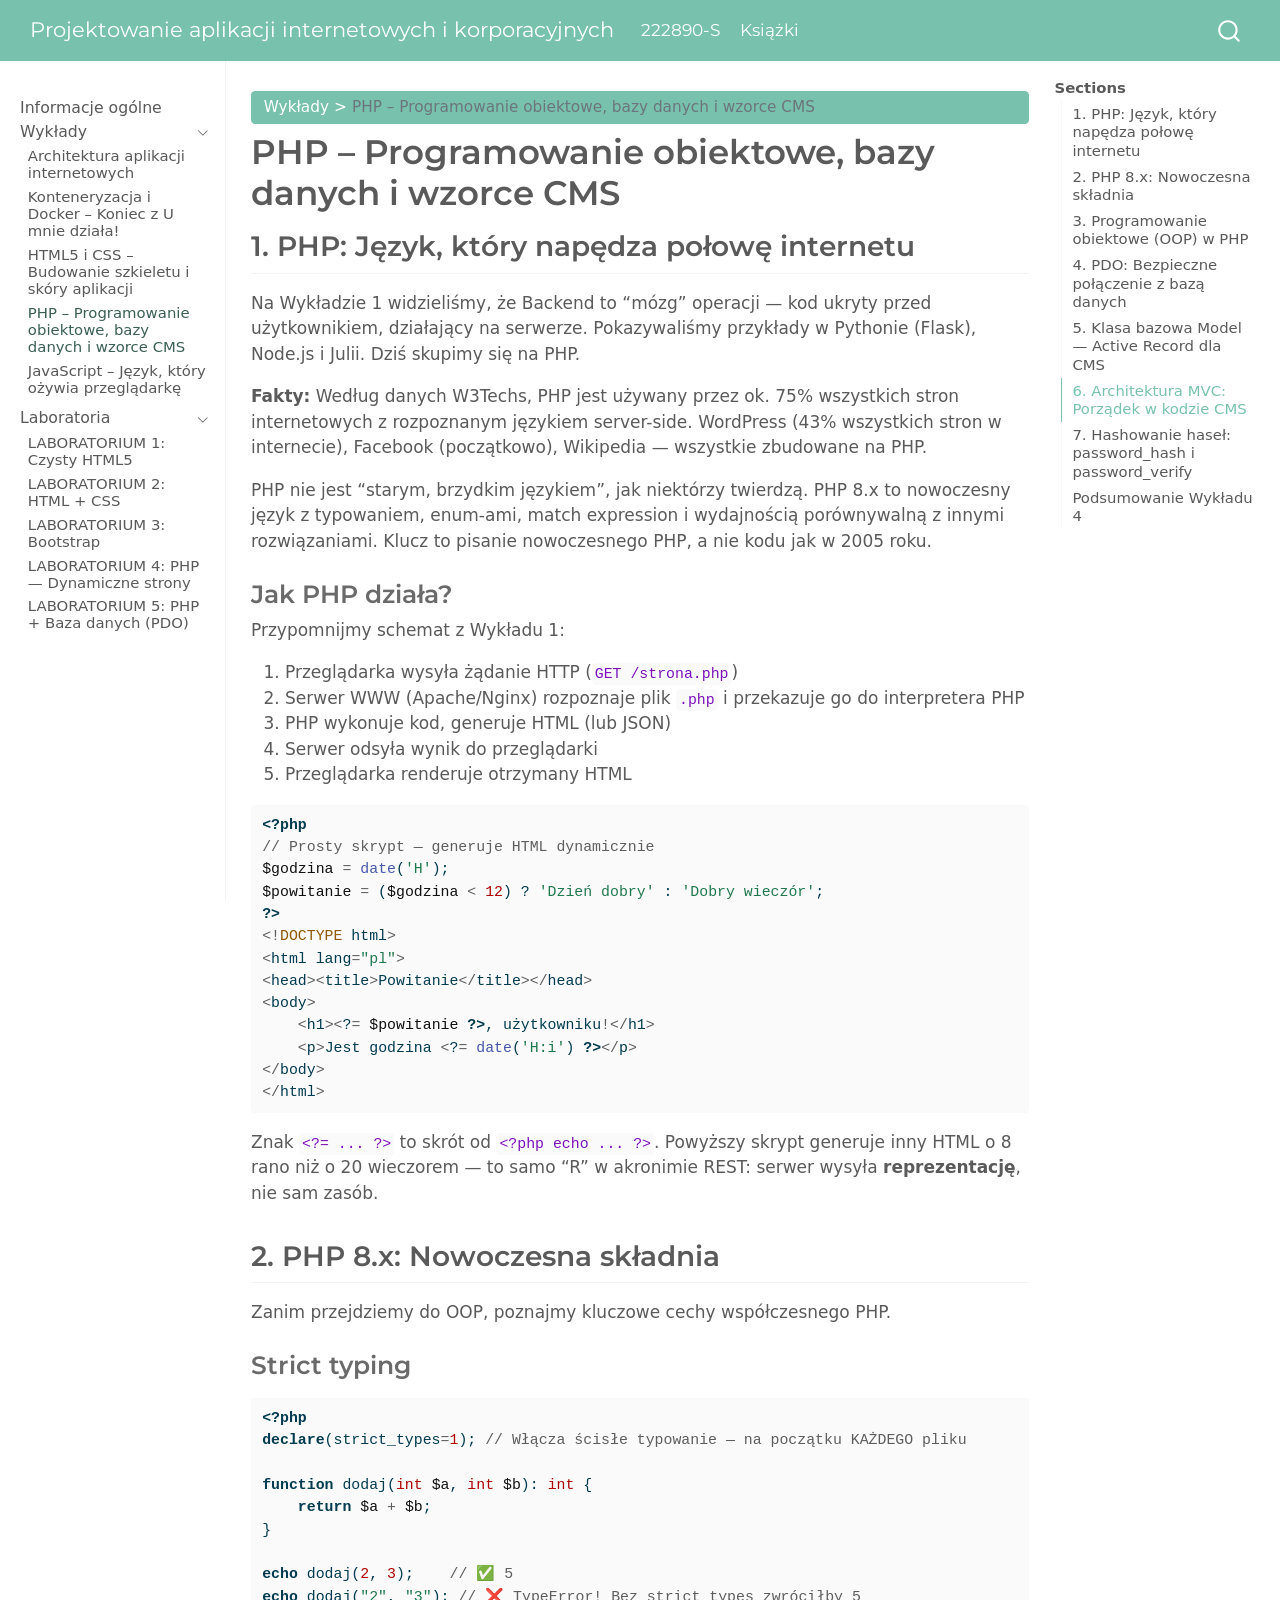
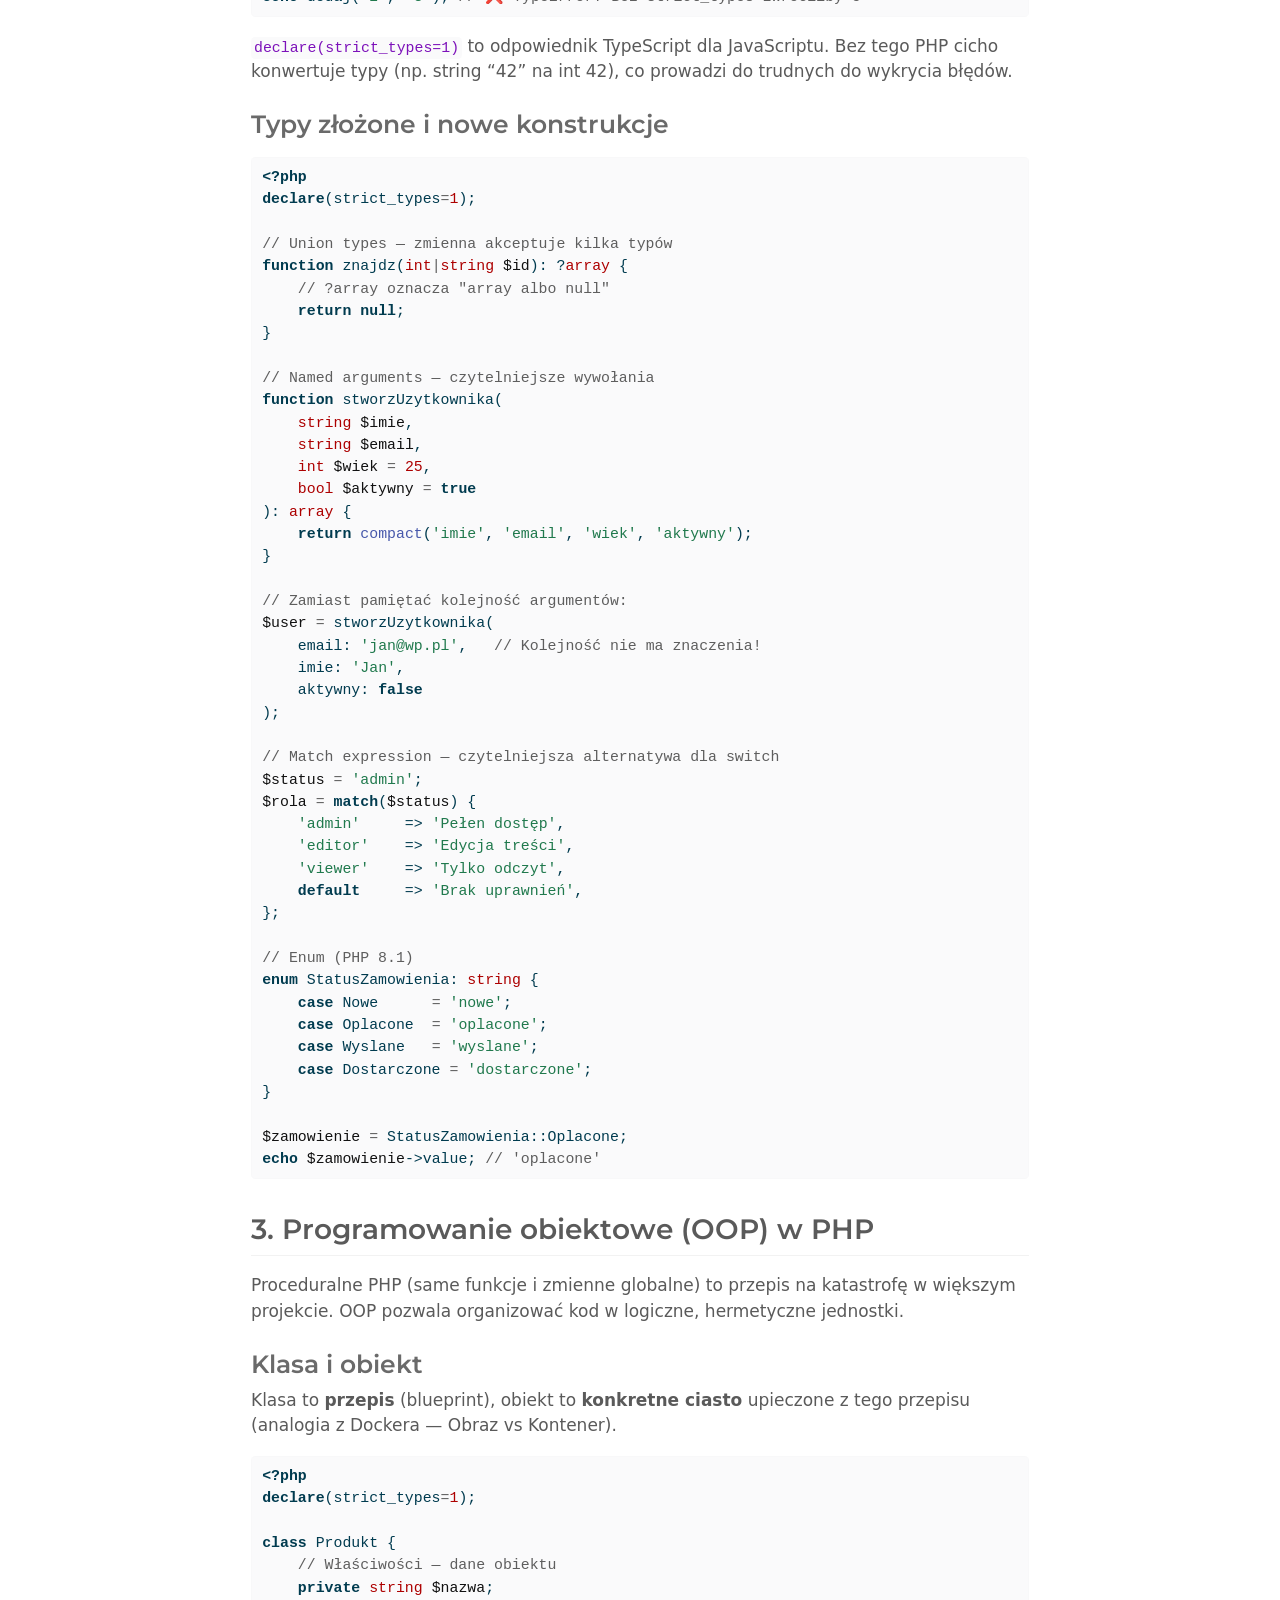
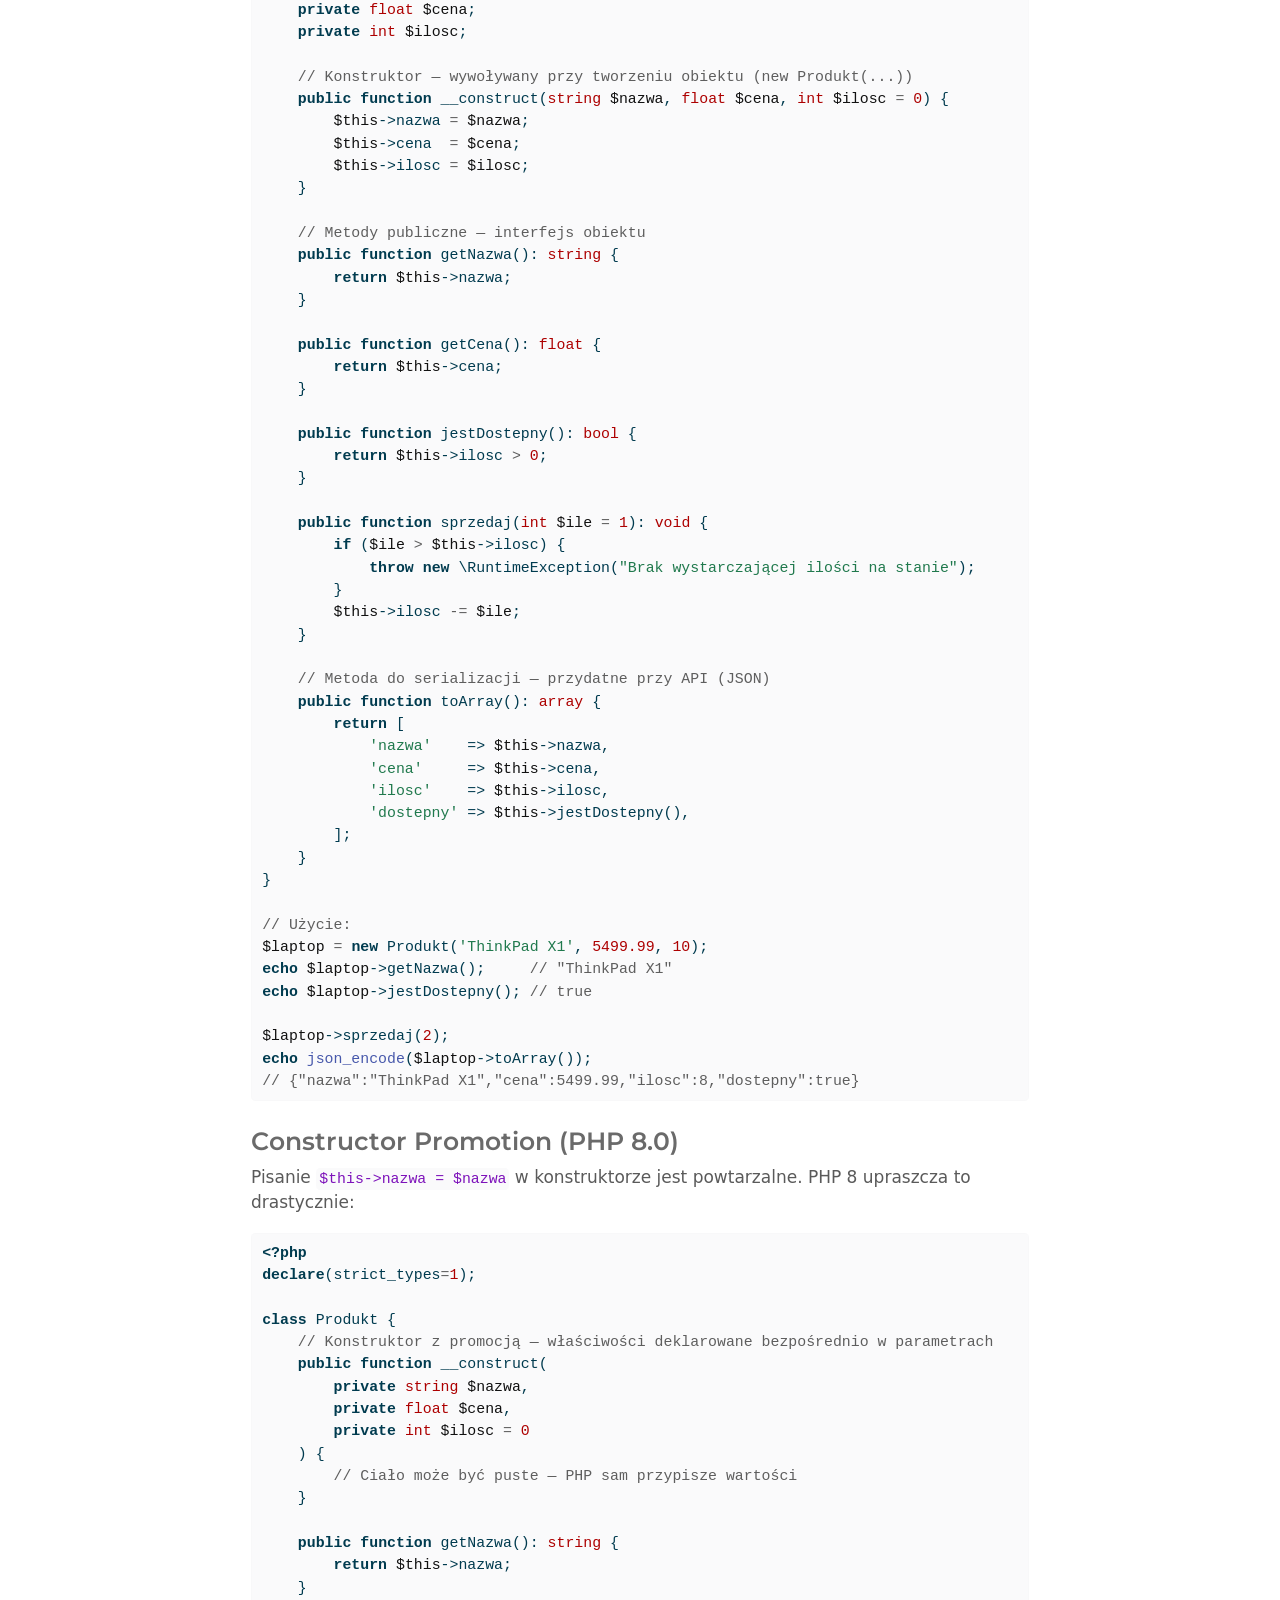
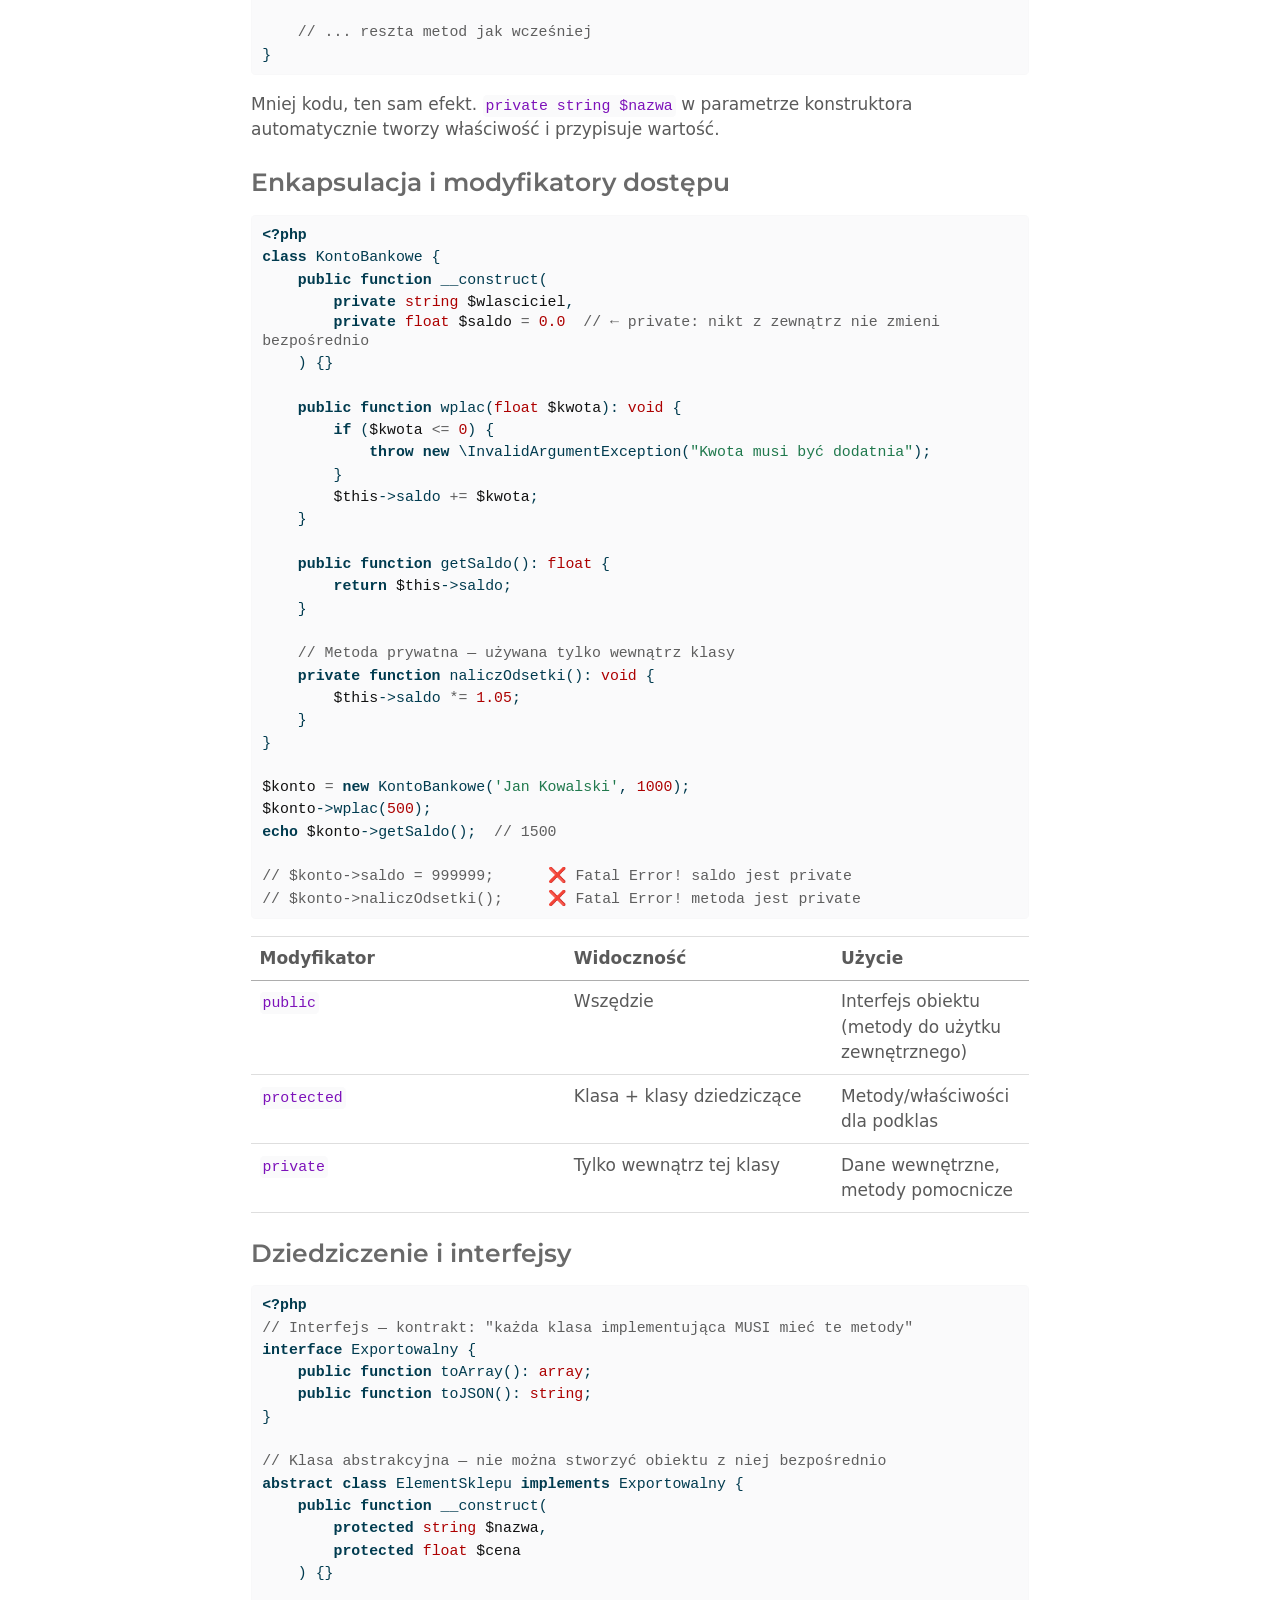
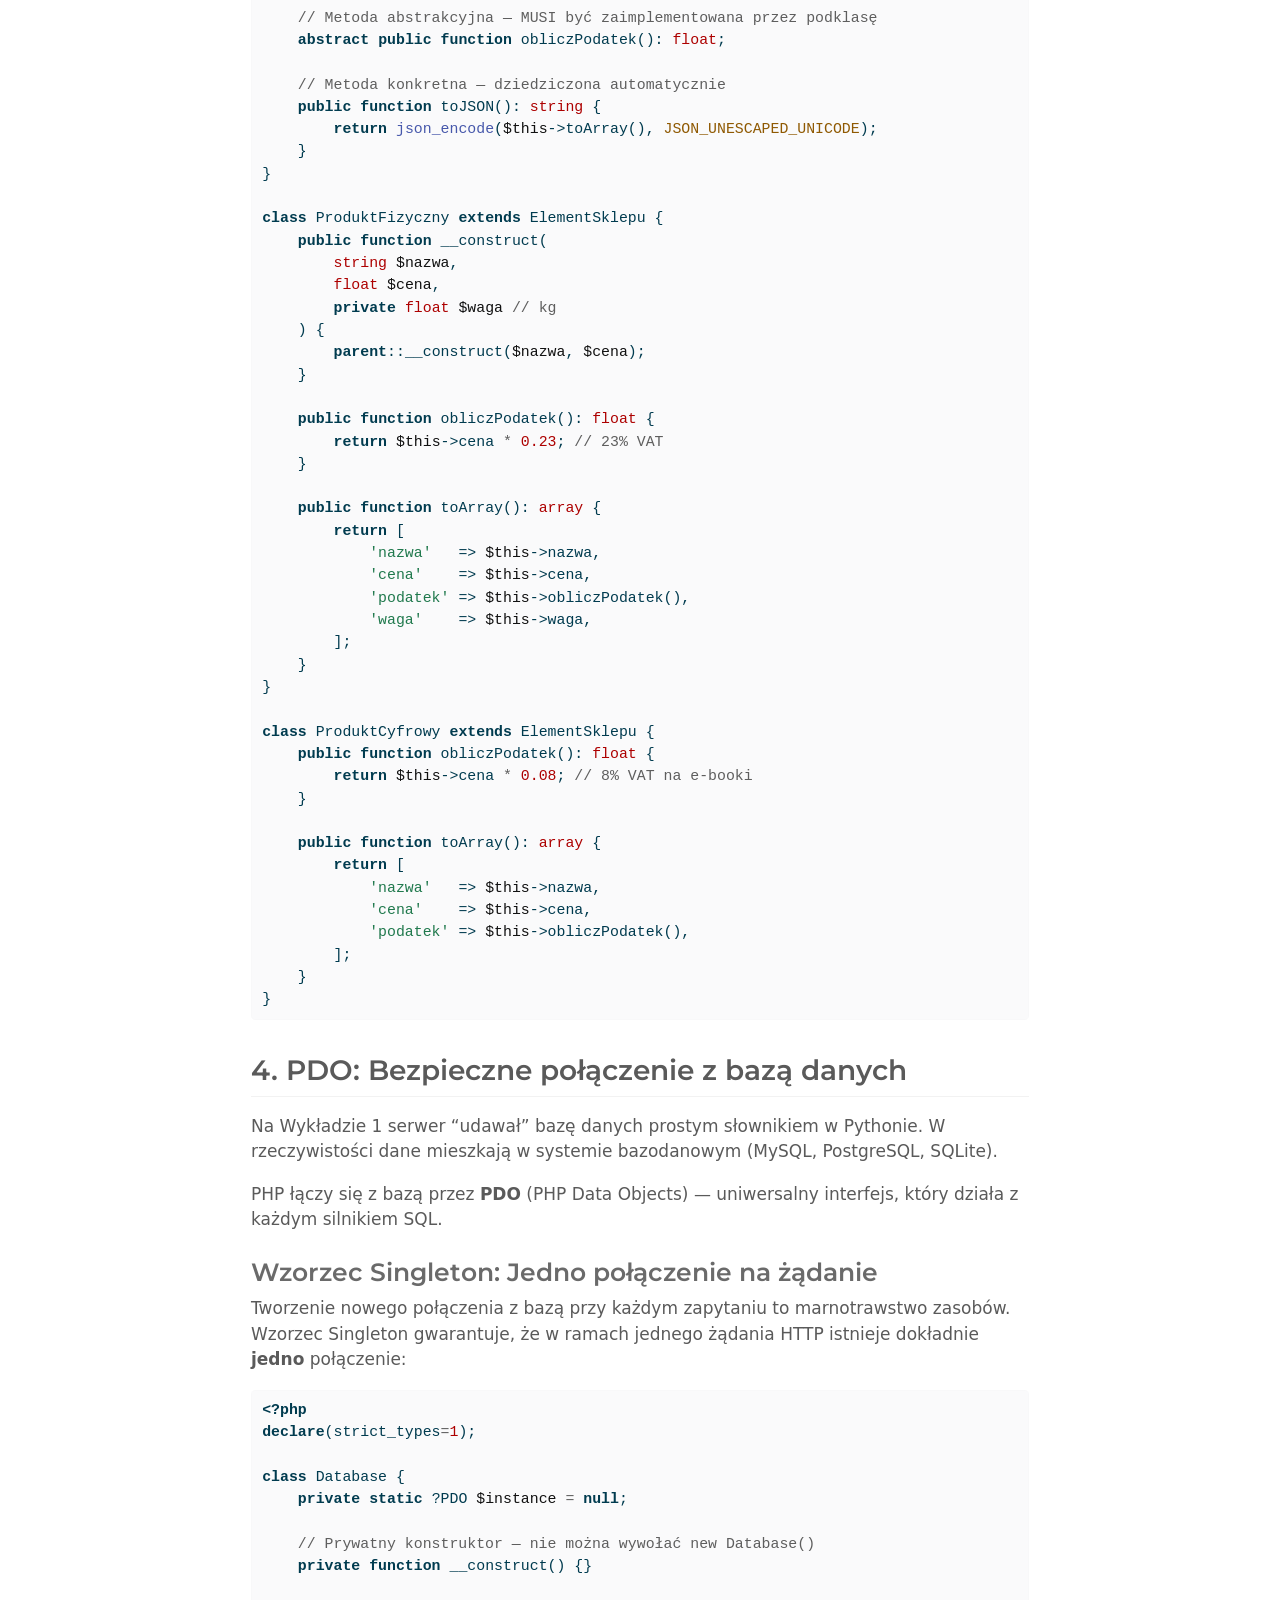
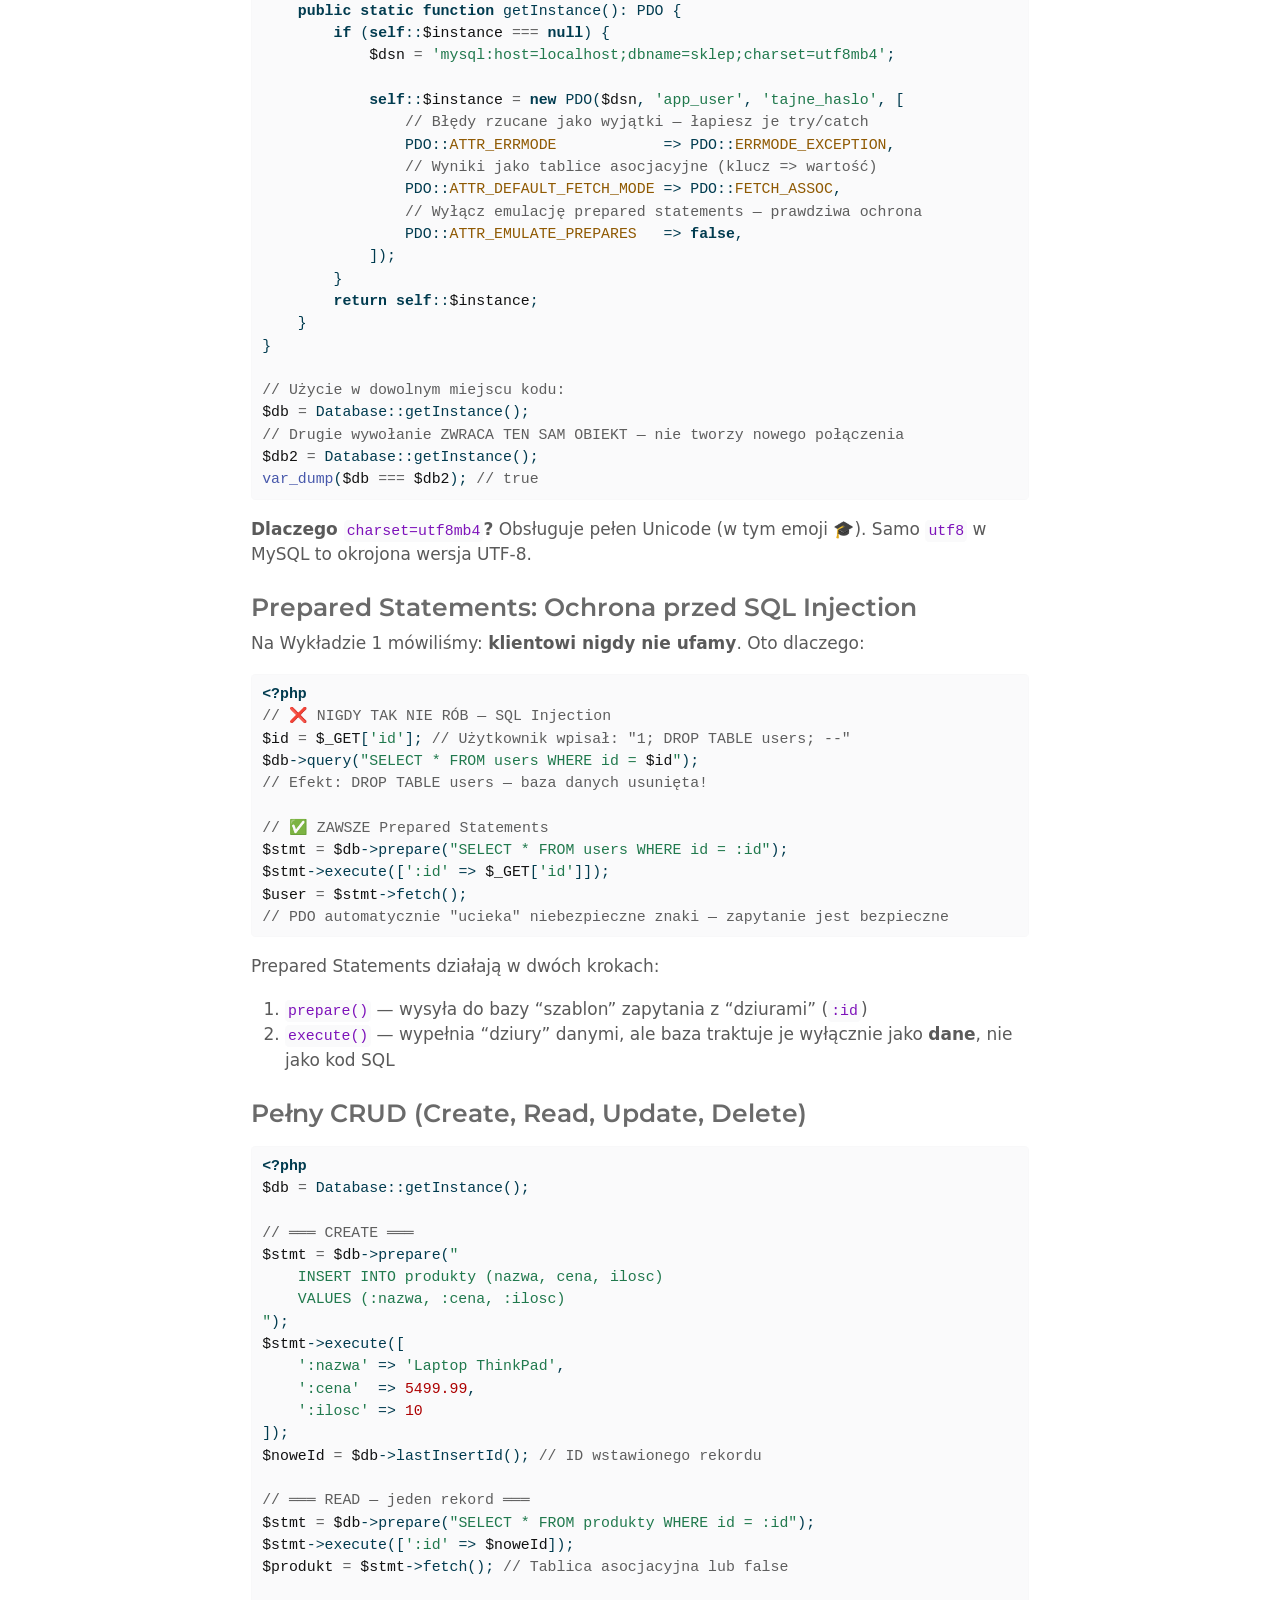
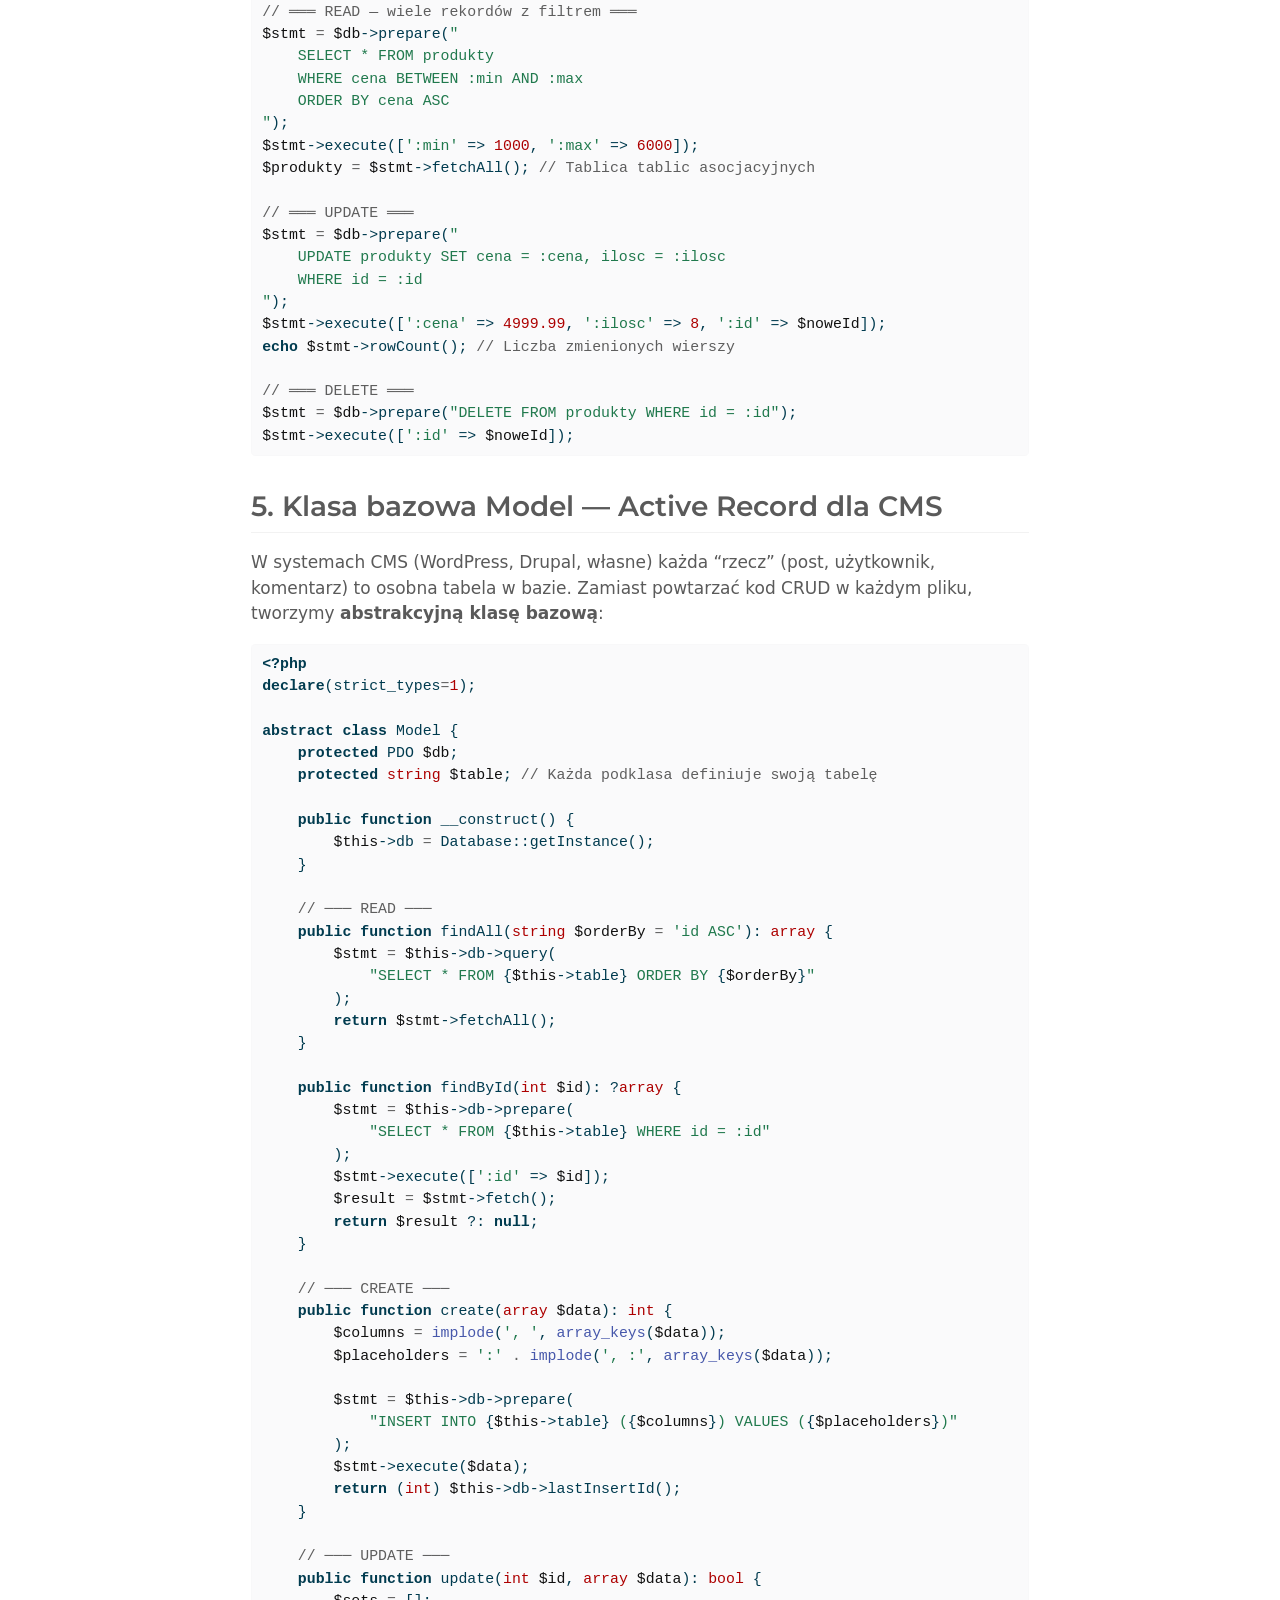
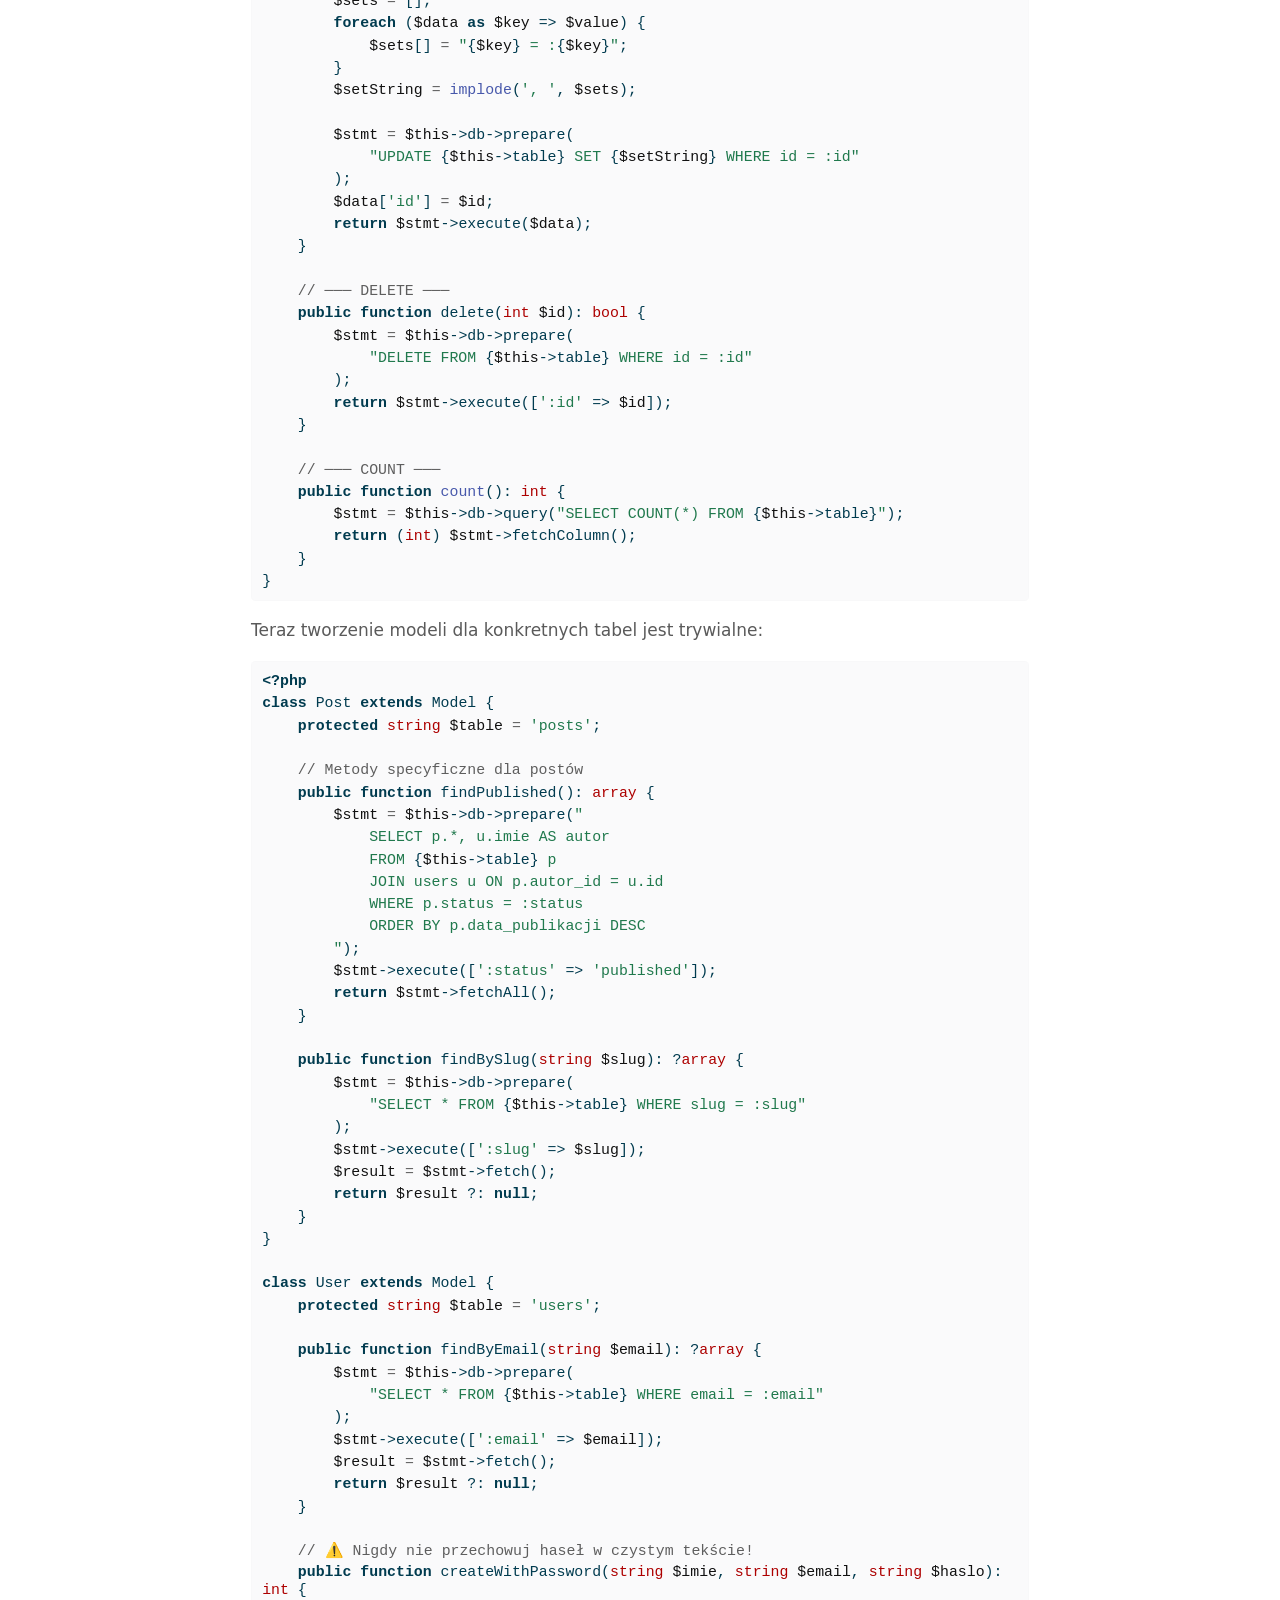
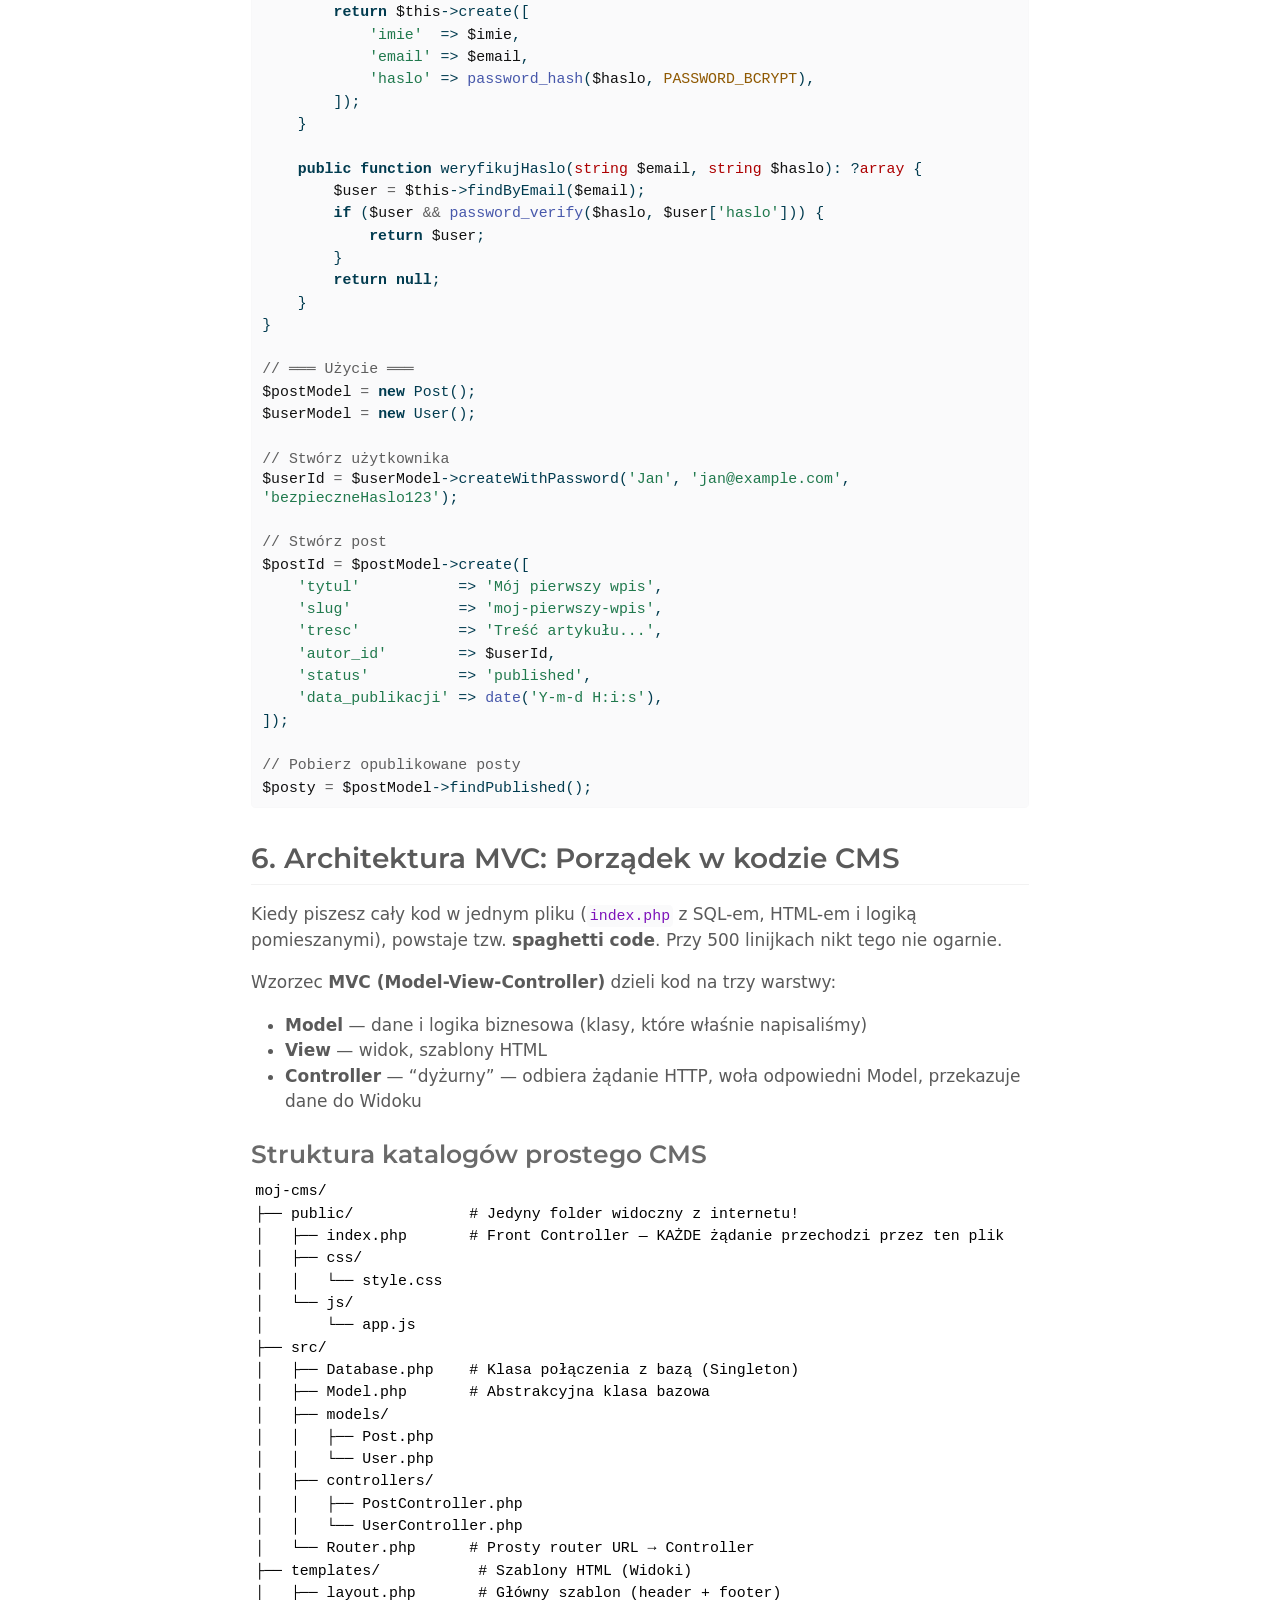
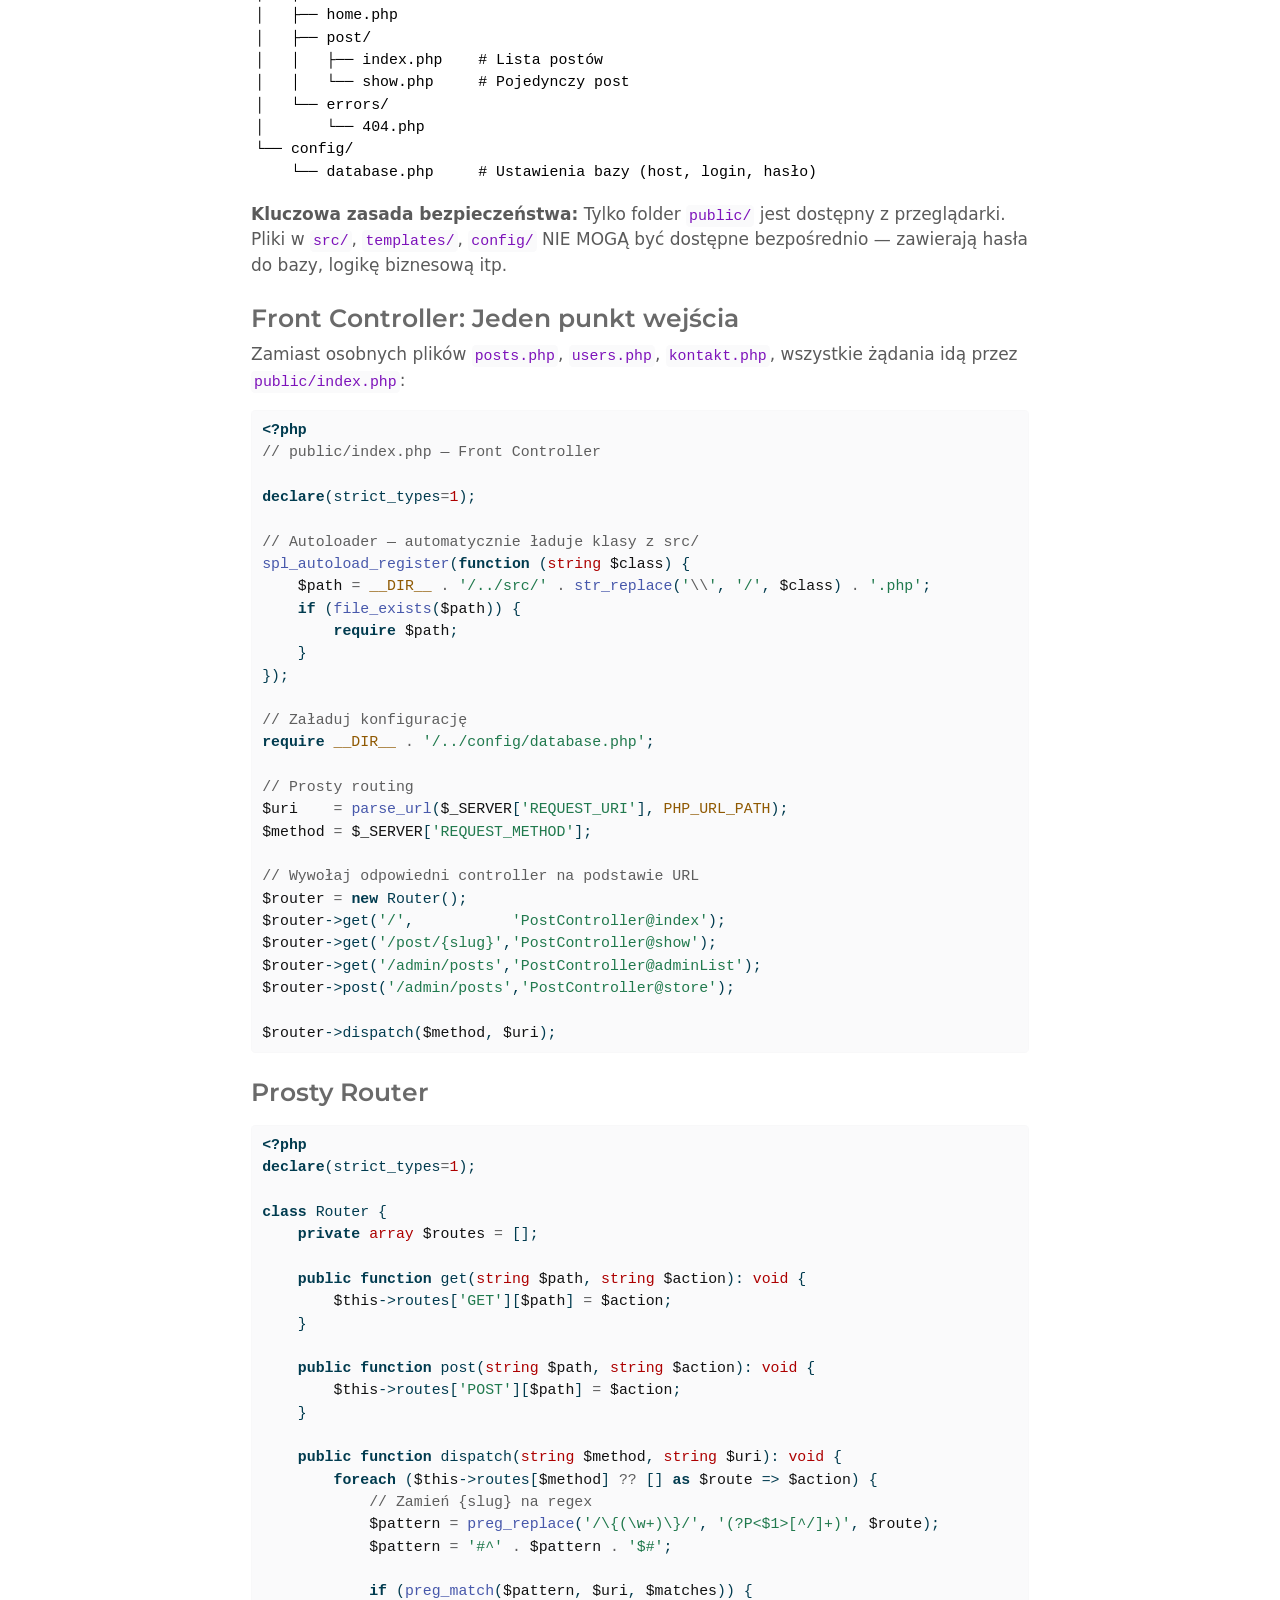
<file: docs/lectures/wyklad4.html>
<!DOCTYPE html>
<html xmlns="http://www.w3.org/1999/xhtml" lang="en" xml:lang="en"><head>

<meta charset="utf-8">
<meta name="generator" content="quarto-1.8.27">

<meta name="viewport" content="width=device-width, initial-scale=1.0, user-scalable=yes">


<title>PHP – Programowanie obiektowe, bazy danych i wzorce CMS – Projektowanie aplikacji internetowych i korporacyjnych</title>
<style>
code{white-space: pre-wrap;}
span.smallcaps{font-variant: small-caps;}
div.columns{display: flex; gap: min(4vw, 1.5em);}
div.column{flex: auto; overflow-x: auto;}
div.hanging-indent{margin-left: 1.5em; text-indent: -1.5em;}
ul.task-list{list-style: none;}
ul.task-list li input[type="checkbox"] {
  width: 0.8em;
  margin: 0 0.8em 0.2em -1em; /* quarto-specific, see https://github.com/quarto-dev/quarto-cli/issues/4556 */ 
  vertical-align: middle;
}
/* CSS for syntax highlighting */
html { -webkit-text-size-adjust: 100%; }
pre > code.sourceCode { white-space: pre; position: relative; }
pre > code.sourceCode > span { display: inline-block; line-height: 1.25; }
pre > code.sourceCode > span:empty { height: 1.2em; }
.sourceCode { overflow: visible; }
code.sourceCode > span { color: inherit; text-decoration: inherit; }
div.sourceCode { margin: 1em 0; }
pre.sourceCode { margin: 0; }
@media screen {
div.sourceCode { overflow: auto; }
}
@media print {
pre > code.sourceCode { white-space: pre-wrap; }
pre > code.sourceCode > span { text-indent: -5em; padding-left: 5em; }
}
pre.numberSource code
  { counter-reset: source-line 0; }
pre.numberSource code > span
  { position: relative; left: -4em; counter-increment: source-line; }
pre.numberSource code > span > a:first-child::before
  { content: counter(source-line);
    position: relative; left: -1em; text-align: right; vertical-align: baseline;
    border: none; display: inline-block;
    -webkit-touch-callout: none; -webkit-user-select: none;
    -khtml-user-select: none; -moz-user-select: none;
    -ms-user-select: none; user-select: none;
    padding: 0 4px; width: 4em;
  }
pre.numberSource { margin-left: 3em;  padding-left: 4px; }
div.sourceCode
  {   }
@media screen {
pre > code.sourceCode > span > a:first-child::before { text-decoration: underline; }
}
</style>


<script src="../site_libs/quarto-nav/quarto-nav.js"></script>
<script src="../site_libs/quarto-nav/headroom.min.js"></script>
<script src="../site_libs/clipboard/clipboard.min.js"></script>
<script src="../site_libs/quarto-search/autocomplete.umd.js"></script>
<script src="../site_libs/quarto-search/fuse.min.js"></script>
<script src="../site_libs/quarto-search/quarto-search.js"></script>
<meta name="quarto:offset" content="../">
<script src="../site_libs/quarto-html/quarto.js" type="module"></script>
<script src="../site_libs/quarto-html/tabsets/tabsets.js" type="module"></script>
<script src="../site_libs/quarto-html/axe/axe-check.js" type="module"></script>
<script src="../site_libs/quarto-html/popper.min.js"></script>
<script src="../site_libs/quarto-html/tippy.umd.min.js"></script>
<script src="../site_libs/quarto-html/anchor.min.js"></script>
<link href="../site_libs/quarto-html/tippy.css" rel="stylesheet">
<link href="../site_libs/quarto-html/quarto-syntax-highlighting-ed96de9b727972fe78a7b5d16c58bf87.css" rel="stylesheet" id="quarto-text-highlighting-styles">
<script src="../site_libs/bootstrap/bootstrap.min.js"></script>
<link href="../site_libs/bootstrap/bootstrap-icons.css" rel="stylesheet">
<link href="../site_libs/bootstrap/bootstrap-8843a38191b55497cd032d3fc2c3d839.min.css" rel="stylesheet" append-hash="true" id="quarto-bootstrap" data-mode="light">
<script id="quarto-search-options" type="application/json">{
  "location": "navbar",
  "copy-button": false,
  "collapse-after": 3,
  "panel-placement": "end",
  "type": "overlay",
  "limit": 50,
  "keyboard-shortcut": [
    "f",
    "/",
    "s"
  ],
  "show-item-context": false,
  "language": {
    "search-no-results-text": "No results",
    "search-matching-documents-text": "matching documents",
    "search-copy-link-title": "Copy link to search",
    "search-hide-matches-text": "Hide additional matches",
    "search-more-match-text": "more match in this document",
    "search-more-matches-text": "more matches in this document",
    "search-clear-button-title": "Clear",
    "search-text-placeholder": "",
    "search-detached-cancel-button-title": "Cancel",
    "search-submit-button-title": "Submit",
    "search-label": "Search"
  }
}</script>


<link rel="stylesheet" href="../style.css">
</head>

<body class="nav-sidebar docked nav-fixed quarto-light">

<div id="quarto-search-results"></div>
  <header id="quarto-header" class="headroom fixed-top">
    <nav class="navbar navbar-expand-lg " data-bs-theme="dark">
      <div class="navbar-container container-fluid">
      <div class="navbar-brand-container mx-auto">
    <a class="navbar-brand" href="../index.html">
    <span class="navbar-title">Projektowanie aplikacji internetowych i korporacyjnych</span>
    </a>
  </div>
            <div id="quarto-search" class="" title="Search"></div>
          <button class="navbar-toggler" type="button" data-bs-toggle="collapse" data-bs-target="#navbarCollapse" aria-controls="navbarCollapse" role="menu" aria-expanded="false" aria-label="Toggle navigation" onclick="if (window.quartoToggleHeadroom) { window.quartoToggleHeadroom(); }">
  <span class="navbar-toggler-icon"></span>
</button>
          <div class="collapse navbar-collapse" id="navbarCollapse">
            <ul class="navbar-nav navbar-nav-scroll me-auto">
  <li class="nav-item">
    <a class="nav-link" href="../indexS.html"> 
<span class="menu-text">222890-S</span></a>
  </li>  
  <li class="nav-item">
    <a class="nav-link" href="../ksiazki.html"> 
<span class="menu-text">Książki</span></a>
  </li>  
</ul>
          </div> <!-- /navcollapse -->
            <div class="quarto-navbar-tools">
</div>
      </div> <!-- /container-fluid -->
    </nav>
  <nav class="quarto-secondary-nav">
    <div class="container-fluid d-flex">
      <button type="button" class="quarto-btn-toggle btn" data-bs-toggle="collapse" role="button" data-bs-target=".quarto-sidebar-collapse-item" aria-controls="quarto-sidebar" aria-expanded="false" aria-label="Toggle sidebar navigation" onclick="if (window.quartoToggleHeadroom) { window.quartoToggleHeadroom(); }">
        <i class="bi bi-layout-text-sidebar-reverse"></i>
      </button>
        <nav class="quarto-page-breadcrumbs" aria-label="breadcrumb"><ol class="breadcrumb"><li class="breadcrumb-item"><a href="../lectures/wyklad1.html">Wykłady</a></li><li class="breadcrumb-item"><a href="../lectures/wyklad4.html">PHP – Programowanie obiektowe, bazy danych i wzorce CMS</a></li></ol></nav>
        <a class="flex-grow-1" role="navigation" data-bs-toggle="collapse" data-bs-target=".quarto-sidebar-collapse-item" aria-controls="quarto-sidebar" aria-expanded="false" aria-label="Toggle sidebar navigation" onclick="if (window.quartoToggleHeadroom) { window.quartoToggleHeadroom(); }">      
        </a>
    </div>
  </nav>
</header>
<!-- content -->
<div id="quarto-content" class="quarto-container page-columns page-rows-contents page-layout-article page-navbar">
<!-- sidebar -->
  <nav id="quarto-sidebar" class="sidebar collapse collapse-horizontal quarto-sidebar-collapse-item sidebar-navigation docked overflow-auto">
    <div class="sidebar-menu-container"> 
    <ul class="list-unstyled mt-1">
        <li class="sidebar-item">
  <div class="sidebar-item-container"> 
  <a href="../index.html" class="sidebar-item-text sidebar-link">
 <span class="menu-text">Informacje ogólne</span></a>
  </div>
</li>
        <li class="sidebar-item sidebar-item-section">
      <div class="sidebar-item-container"> 
            <a class="sidebar-item-text sidebar-link text-start" data-bs-toggle="collapse" data-bs-target="#quarto-sidebar-section-1" role="navigation" aria-expanded="true">
 <span class="menu-text">Wykłady</span></a>
          <a class="sidebar-item-toggle text-start" data-bs-toggle="collapse" data-bs-target="#quarto-sidebar-section-1" role="navigation" aria-expanded="true" aria-label="Toggle section">
            <i class="bi bi-chevron-right ms-2"></i>
          </a> 
      </div>
      <ul id="quarto-sidebar-section-1" class="collapse list-unstyled sidebar-section depth1 show">  
          <li class="sidebar-item">
  <div class="sidebar-item-container"> 
  <a href="../lectures/wyklad1.html" class="sidebar-item-text sidebar-link">
 <span class="menu-text">Architektura aplikacji internetowych</span></a>
  </div>
</li>
          <li class="sidebar-item">
  <div class="sidebar-item-container"> 
  <a href="../lectures/wyklad2.html" class="sidebar-item-text sidebar-link">
 <span class="menu-text">Konteneryzacja i Docker – Koniec z U mnie działa!</span></a>
  </div>
</li>
          <li class="sidebar-item">
  <div class="sidebar-item-container"> 
  <a href="../lectures/wyklad3.html" class="sidebar-item-text sidebar-link">
 <span class="menu-text">HTML5 i CSS – Budowanie szkieletu i skóry aplikacji</span></a>
  </div>
</li>
          <li class="sidebar-item">
  <div class="sidebar-item-container"> 
  <a href="../lectures/wyklad4.html" class="sidebar-item-text sidebar-link active">
 <span class="menu-text">PHP – Programowanie obiektowe, bazy danych i wzorce CMS</span></a>
  </div>
</li>
          <li class="sidebar-item">
  <div class="sidebar-item-container"> 
  <a href="../lectures/wyklad5.html" class="sidebar-item-text sidebar-link">
 <span class="menu-text">JavaScript – Język, który ożywia przeglądarkę</span></a>
  </div>
</li>
      </ul>
  </li>
        <li class="sidebar-item sidebar-item-section">
      <div class="sidebar-item-container"> 
            <a class="sidebar-item-text sidebar-link text-start" data-bs-toggle="collapse" data-bs-target="#quarto-sidebar-section-2" role="navigation" aria-expanded="true">
 <span class="menu-text">Laboratoria</span></a>
          <a class="sidebar-item-toggle text-start" data-bs-toggle="collapse" data-bs-target="#quarto-sidebar-section-2" role="navigation" aria-expanded="true" aria-label="Toggle section">
            <i class="bi bi-chevron-right ms-2"></i>
          </a> 
      </div>
      <ul id="quarto-sidebar-section-2" class="collapse list-unstyled sidebar-section depth1 show">  
          <li class="sidebar-item">
  <div class="sidebar-item-container"> 
  <a href="../labs/lab1.html" class="sidebar-item-text sidebar-link">
 <span class="menu-text">LABORATORIUM 1: Czysty HTML5</span></a>
  </div>
</li>
          <li class="sidebar-item">
  <div class="sidebar-item-container"> 
  <a href="../labs/lab2.html" class="sidebar-item-text sidebar-link">
 <span class="menu-text">LABORATORIUM 2: HTML + CSS</span></a>
  </div>
</li>
          <li class="sidebar-item">
  <div class="sidebar-item-container"> 
  <a href="../labs/lab3.html" class="sidebar-item-text sidebar-link">
 <span class="menu-text">LABORATORIUM 3: Bootstrap</span></a>
  </div>
</li>
          <li class="sidebar-item">
  <div class="sidebar-item-container"> 
  <a href="../labs/lab4.html" class="sidebar-item-text sidebar-link">
 <span class="menu-text">LABORATORIUM 4: PHP — Dynamiczne strony</span></a>
  </div>
</li>
          <li class="sidebar-item">
  <div class="sidebar-item-container"> 
  <a href="../labs/lab5.html" class="sidebar-item-text sidebar-link">
 <span class="menu-text">LABORATORIUM 5: PHP + Baza danych (PDO)</span></a>
  </div>
</li>
      </ul>
  </li>
    </ul>
    </div>
</nav>
<div id="quarto-sidebar-glass" class="quarto-sidebar-collapse-item" data-bs-toggle="collapse" data-bs-target=".quarto-sidebar-collapse-item"></div>
<!-- margin-sidebar -->
    <div id="quarto-margin-sidebar" class="sidebar margin-sidebar">
        <nav id="TOC" role="doc-toc" class="toc-active">
    <h2 id="toc-title"><strong>Sections</strong></h2>
   
  <ul class="collapse">
  <li><a href="#php-język-który-napędza-połowę-internetu" id="toc-php-język-który-napędza-połowę-internetu" class="nav-link active" data-scroll-target="#php-język-który-napędza-połowę-internetu">1. PHP: Język, który napędza połowę internetu</a></li>
  <li><a href="#php-8.x-nowoczesna-składnia" id="toc-php-8.x-nowoczesna-składnia" class="nav-link" data-scroll-target="#php-8.x-nowoczesna-składnia">2. PHP 8.x: Nowoczesna składnia</a></li>
  <li><a href="#programowanie-obiektowe-oop-w-php" id="toc-programowanie-obiektowe-oop-w-php" class="nav-link" data-scroll-target="#programowanie-obiektowe-oop-w-php">3. Programowanie obiektowe (OOP) w PHP</a></li>
  <li><a href="#pdo-bezpieczne-połączenie-z-bazą-danych" id="toc-pdo-bezpieczne-połączenie-z-bazą-danych" class="nav-link" data-scroll-target="#pdo-bezpieczne-połączenie-z-bazą-danych">4. PDO: Bezpieczne połączenie z bazą danych</a></li>
  <li><a href="#klasa-bazowa-model-active-record-dla-cms" id="toc-klasa-bazowa-model-active-record-dla-cms" class="nav-link" data-scroll-target="#klasa-bazowa-model-active-record-dla-cms">5. Klasa bazowa Model — Active Record dla CMS</a></li>
  <li><a href="#architektura-mvc-porządek-w-kodzie-cms" id="toc-architektura-mvc-porządek-w-kodzie-cms" class="nav-link" data-scroll-target="#architektura-mvc-porządek-w-kodzie-cms">6. Architektura MVC: Porządek w kodzie CMS</a></li>
  <li><a href="#hashowanie-haseł-password_hash-i-password_verify" id="toc-hashowanie-haseł-password_hash-i-password_verify" class="nav-link" data-scroll-target="#hashowanie-haseł-password_hash-i-password_verify">7. Hashowanie haseł: password_hash i password_verify</a></li>
  <li><a href="#podsumowanie-wykładu-4" id="toc-podsumowanie-wykładu-4" class="nav-link" data-scroll-target="#podsumowanie-wykładu-4">Podsumowanie Wykładu 4</a></li>
  </ul>
</nav>
    </div>
<!-- main -->
<main class="content" id="quarto-document-content">

<header id="title-block-header" class="quarto-title-block default"><nav class="quarto-page-breadcrumbs quarto-title-breadcrumbs d-none d-lg-block" aria-label="breadcrumb"><ol class="breadcrumb"><li class="breadcrumb-item"><a href="../lectures/wyklad1.html">Wykłady</a></li><li class="breadcrumb-item"><a href="../lectures/wyklad4.html">PHP – Programowanie obiektowe, bazy danych i wzorce CMS</a></li></ol></nav>
<div class="quarto-title">
<h1 class="title">PHP – Programowanie obiektowe, bazy danych i wzorce CMS</h1>
</div>



<div class="quarto-title-meta">

    
  
    
  </div>
  


</header>


<section id="php-język-który-napędza-połowę-internetu" class="level2">
<h2 class="anchored" data-anchor-id="php-język-który-napędza-połowę-internetu">1. PHP: Język, który napędza połowę internetu</h2>
<p>Na Wykładzie 1 widzieliśmy, że Backend to “mózg” operacji — kod ukryty przed użytkownikiem, działający na serwerze. Pokazywaliśmy przykłady w Pythonie (Flask), Node.js i Julii. Dziś skupimy się na PHP.</p>
<p><strong>Fakty:</strong> Według danych W3Techs, PHP jest używany przez ok. 75% wszystkich stron internetowych z rozpoznanym językiem server-side. WordPress (43% wszystkich stron w internecie), Facebook (początkowo), Wikipedia — wszystkie zbudowane na PHP.</p>
<p>PHP nie jest “starym, brzydkim językiem”, jak niektórzy twierdzą. PHP 8.x to nowoczesny język z typowaniem, enum-ami, match expression i wydajnością porównywalną z innymi rozwiązaniami. Klucz to pisanie nowoczesnego PHP, a nie kodu jak w 2005 roku.</p>
<section id="jak-php-działa" class="level3">
<h3 class="anchored" data-anchor-id="jak-php-działa">Jak PHP działa?</h3>
<p>Przypomnijmy schemat z Wykładu 1:</p>
<ol type="1">
<li>Przeglądarka wysyła żądanie HTTP (<code>GET /strona.php</code>)</li>
<li>Serwer WWW (Apache/Nginx) rozpoznaje plik <code>.php</code> i przekazuje go do interpretera PHP</li>
<li>PHP wykonuje kod, generuje HTML (lub JSON)</li>
<li>Serwer odsyła wynik do przeglądarki</li>
<li>Przeglądarka renderuje otrzymany HTML</li>
</ol>
<div class="code-copy-outer-scaffold"><div class="sourceCode" id="cb1"><pre class="sourceCode php code-with-copy"><code class="sourceCode php"><span id="cb1-1"><a href="#cb1-1" aria-hidden="true" tabindex="-1"></a><span class="kw">&lt;?php</span></span>
<span id="cb1-2"><a href="#cb1-2" aria-hidden="true" tabindex="-1"></a><span class="co">// Prosty skrypt — generuje HTML dynamicznie</span></span>
<span id="cb1-3"><a href="#cb1-3" aria-hidden="true" tabindex="-1"></a><span class="va">$godzina</span> <span class="op">=</span> <span class="fu">date</span>(<span class="st">'H'</span>)<span class="ot">;</span></span>
<span id="cb1-4"><a href="#cb1-4" aria-hidden="true" tabindex="-1"></a><span class="va">$powitanie</span> <span class="op">=</span> (<span class="va">$godzina</span> <span class="op">&lt;</span> <span class="dv">12</span>) <span class="ot">?</span> <span class="st">'Dzień dobry'</span> <span class="ot">:</span> <span class="st">'Dobry wieczór'</span><span class="ot">;</span></span>
<span id="cb1-5"><a href="#cb1-5" aria-hidden="true" tabindex="-1"></a><span class="kw">?&gt;</span></span>
<span id="cb1-6"><a href="#cb1-6" aria-hidden="true" tabindex="-1"></a><span class="op">&lt;!</span><span class="cn">DOCTYPE</span> html<span class="op">&gt;</span></span>
<span id="cb1-7"><a href="#cb1-7" aria-hidden="true" tabindex="-1"></a><span class="op">&lt;</span>html lang<span class="op">=</span><span class="st">"pl"</span><span class="op">&gt;</span></span>
<span id="cb1-8"><a href="#cb1-8" aria-hidden="true" tabindex="-1"></a><span class="op">&lt;</span>head<span class="op">&gt;&lt;</span>title<span class="op">&gt;</span>Powitanie<span class="op">&lt;/</span>title<span class="op">&gt;&lt;/</span>head<span class="op">&gt;</span></span>
<span id="cb1-9"><a href="#cb1-9" aria-hidden="true" tabindex="-1"></a><span class="op">&lt;</span>body<span class="op">&gt;</span></span>
<span id="cb1-10"><a href="#cb1-10" aria-hidden="true" tabindex="-1"></a>    <span class="op">&lt;</span>h1<span class="op">&gt;&lt;</span><span class="ot">?</span><span class="op">=</span> <span class="va">$powitanie</span> <span class="kw">?&gt;</span><span class="ot">,</span> użytkowniku<span class="op">!&lt;/</span>h1<span class="op">&gt;</span></span>
<span id="cb1-11"><a href="#cb1-11" aria-hidden="true" tabindex="-1"></a>    <span class="op">&lt;</span>p<span class="op">&gt;</span>Jest godzina <span class="op">&lt;</span><span class="ot">?</span><span class="op">=</span> <span class="fu">date</span>(<span class="st">'H:i'</span>) <span class="kw">?&gt;</span><span class="op">&lt;/</span>p<span class="op">&gt;</span></span>
<span id="cb1-12"><a href="#cb1-12" aria-hidden="true" tabindex="-1"></a><span class="op">&lt;/</span>body<span class="op">&gt;</span></span>
<span id="cb1-13"><a href="#cb1-13" aria-hidden="true" tabindex="-1"></a><span class="op">&lt;/</span>html<span class="op">&gt;</span></span></code></pre></div><button title="Copy to Clipboard" class="code-copy-button"><i class="bi"></i></button></div>
<p>Znak <code>&lt;?= ... ?&gt;</code> to skrót od <code>&lt;?php echo ... ?&gt;</code>. Powyższy skrypt generuje inny HTML o 8 rano niż o 20 wieczorem — to samo “R” w akronimie REST: serwer wysyła <strong>reprezentację</strong>, nie sam zasób.</p>
</section>
</section>
<section id="php-8.x-nowoczesna-składnia" class="level2">
<h2 class="anchored" data-anchor-id="php-8.x-nowoczesna-składnia">2. PHP 8.x: Nowoczesna składnia</h2>
<p>Zanim przejdziemy do OOP, poznajmy kluczowe cechy współczesnego PHP.</p>
<section id="strict-typing" class="level3">
<h3 class="anchored" data-anchor-id="strict-typing">Strict typing</h3>
<div class="code-copy-outer-scaffold"><div class="sourceCode" id="cb2"><pre class="sourceCode php code-with-copy"><code class="sourceCode php"><span id="cb2-1"><a href="#cb2-1" aria-hidden="true" tabindex="-1"></a><span class="kw">&lt;?php</span></span>
<span id="cb2-2"><a href="#cb2-2" aria-hidden="true" tabindex="-1"></a><span class="kw">declare</span>(strict_types<span class="op">=</span><span class="dv">1</span>)<span class="ot">;</span> <span class="co">// Włącza ścisłe typowanie — na początku KAŻDEGO pliku</span></span>
<span id="cb2-3"><a href="#cb2-3" aria-hidden="true" tabindex="-1"></a></span>
<span id="cb2-4"><a href="#cb2-4" aria-hidden="true" tabindex="-1"></a><span class="kw">function</span> dodaj(<span class="dt">int</span> <span class="va">$a</span><span class="ot">,</span> <span class="dt">int</span> <span class="va">$b</span>)<span class="ot">:</span> <span class="dt">int</span> {</span>
<span id="cb2-5"><a href="#cb2-5" aria-hidden="true" tabindex="-1"></a>    <span class="cf">return</span> <span class="va">$a</span> <span class="op">+</span> <span class="va">$b</span><span class="ot">;</span></span>
<span id="cb2-6"><a href="#cb2-6" aria-hidden="true" tabindex="-1"></a>}</span>
<span id="cb2-7"><a href="#cb2-7" aria-hidden="true" tabindex="-1"></a></span>
<span id="cb2-8"><a href="#cb2-8" aria-hidden="true" tabindex="-1"></a><span class="kw">echo</span> dodaj(<span class="dv">2</span><span class="ot">,</span> <span class="dv">3</span>)<span class="ot">;</span>    <span class="co">// ✅ 5</span></span>
<span id="cb2-9"><a href="#cb2-9" aria-hidden="true" tabindex="-1"></a><span class="kw">echo</span> dodaj(<span class="st">"2"</span><span class="ot">,</span> <span class="st">"3"</span>)<span class="ot">;</span> <span class="co">// ❌ TypeError! Bez strict_types zwróciłby 5</span></span></code></pre></div><button title="Copy to Clipboard" class="code-copy-button"><i class="bi"></i></button></div>
<p><code>declare(strict_types=1)</code> to odpowiednik TypeScript dla JavaScriptu. Bez tego PHP cicho konwertuje typy (np. string “42” na int 42), co prowadzi do trudnych do wykrycia błędów.</p>
</section>
<section id="typy-złożone-i-nowe-konstrukcje" class="level3">
<h3 class="anchored" data-anchor-id="typy-złożone-i-nowe-konstrukcje">Typy złożone i nowe konstrukcje</h3>
<div class="code-copy-outer-scaffold"><div class="sourceCode" id="cb3"><pre class="sourceCode php code-with-copy"><code class="sourceCode php"><span id="cb3-1"><a href="#cb3-1" aria-hidden="true" tabindex="-1"></a><span class="kw">&lt;?php</span></span>
<span id="cb3-2"><a href="#cb3-2" aria-hidden="true" tabindex="-1"></a><span class="kw">declare</span>(strict_types<span class="op">=</span><span class="dv">1</span>)<span class="ot">;</span></span>
<span id="cb3-3"><a href="#cb3-3" aria-hidden="true" tabindex="-1"></a></span>
<span id="cb3-4"><a href="#cb3-4" aria-hidden="true" tabindex="-1"></a><span class="co">// Union types — zmienna akceptuje kilka typów</span></span>
<span id="cb3-5"><a href="#cb3-5" aria-hidden="true" tabindex="-1"></a><span class="kw">function</span> znajdz(<span class="dt">int</span><span class="op">|</span><span class="dt">string</span> <span class="va">$id</span>)<span class="ot">:</span> <span class="ot">?</span><span class="dt">array</span> {</span>
<span id="cb3-6"><a href="#cb3-6" aria-hidden="true" tabindex="-1"></a>    <span class="co">// ?array oznacza "array albo null"</span></span>
<span id="cb3-7"><a href="#cb3-7" aria-hidden="true" tabindex="-1"></a>    <span class="cf">return</span> <span class="kw">null</span><span class="ot">;</span></span>
<span id="cb3-8"><a href="#cb3-8" aria-hidden="true" tabindex="-1"></a>}</span>
<span id="cb3-9"><a href="#cb3-9" aria-hidden="true" tabindex="-1"></a></span>
<span id="cb3-10"><a href="#cb3-10" aria-hidden="true" tabindex="-1"></a><span class="co">// Named arguments — czytelniejsze wywołania</span></span>
<span id="cb3-11"><a href="#cb3-11" aria-hidden="true" tabindex="-1"></a><span class="kw">function</span> stworzUzytkownika(</span>
<span id="cb3-12"><a href="#cb3-12" aria-hidden="true" tabindex="-1"></a>    <span class="dt">string</span> <span class="va">$imie</span><span class="ot">,</span></span>
<span id="cb3-13"><a href="#cb3-13" aria-hidden="true" tabindex="-1"></a>    <span class="dt">string</span> <span class="va">$email</span><span class="ot">,</span></span>
<span id="cb3-14"><a href="#cb3-14" aria-hidden="true" tabindex="-1"></a>    <span class="dt">int</span> <span class="va">$wiek</span> <span class="op">=</span> <span class="dv">25</span><span class="ot">,</span></span>
<span id="cb3-15"><a href="#cb3-15" aria-hidden="true" tabindex="-1"></a>    <span class="dt">bool</span> <span class="va">$aktywny</span> <span class="op">=</span> <span class="kw">true</span></span>
<span id="cb3-16"><a href="#cb3-16" aria-hidden="true" tabindex="-1"></a>)<span class="ot">:</span> <span class="dt">array</span> {</span>
<span id="cb3-17"><a href="#cb3-17" aria-hidden="true" tabindex="-1"></a>    <span class="cf">return</span> <span class="fu">compact</span>(<span class="st">'imie'</span><span class="ot">,</span> <span class="st">'email'</span><span class="ot">,</span> <span class="st">'wiek'</span><span class="ot">,</span> <span class="st">'aktywny'</span>)<span class="ot">;</span></span>
<span id="cb3-18"><a href="#cb3-18" aria-hidden="true" tabindex="-1"></a>}</span>
<span id="cb3-19"><a href="#cb3-19" aria-hidden="true" tabindex="-1"></a></span>
<span id="cb3-20"><a href="#cb3-20" aria-hidden="true" tabindex="-1"></a><span class="co">// Zamiast pamiętać kolejność argumentów:</span></span>
<span id="cb3-21"><a href="#cb3-21" aria-hidden="true" tabindex="-1"></a><span class="va">$user</span> <span class="op">=</span> stworzUzytkownika(</span>
<span id="cb3-22"><a href="#cb3-22" aria-hidden="true" tabindex="-1"></a>    email<span class="ot">:</span> <span class="st">'jan@wp.pl'</span><span class="ot">,</span>   <span class="co">// Kolejność nie ma znaczenia!</span></span>
<span id="cb3-23"><a href="#cb3-23" aria-hidden="true" tabindex="-1"></a>    imie<span class="ot">:</span> <span class="st">'Jan'</span><span class="ot">,</span></span>
<span id="cb3-24"><a href="#cb3-24" aria-hidden="true" tabindex="-1"></a>    aktywny<span class="ot">:</span> <span class="kw">false</span></span>
<span id="cb3-25"><a href="#cb3-25" aria-hidden="true" tabindex="-1"></a>)<span class="ot">;</span></span>
<span id="cb3-26"><a href="#cb3-26" aria-hidden="true" tabindex="-1"></a></span>
<span id="cb3-27"><a href="#cb3-27" aria-hidden="true" tabindex="-1"></a><span class="co">// Match expression — czytelniejsza alternatywa dla switch</span></span>
<span id="cb3-28"><a href="#cb3-28" aria-hidden="true" tabindex="-1"></a><span class="va">$status</span> <span class="op">=</span> <span class="st">'admin'</span><span class="ot">;</span></span>
<span id="cb3-29"><a href="#cb3-29" aria-hidden="true" tabindex="-1"></a><span class="va">$rola</span> <span class="op">=</span> <span class="cf">match</span>(<span class="va">$status</span>) {</span>
<span id="cb3-30"><a href="#cb3-30" aria-hidden="true" tabindex="-1"></a>    <span class="st">'admin'</span>     =&gt; <span class="st">'Pełen dostęp'</span><span class="ot">,</span></span>
<span id="cb3-31"><a href="#cb3-31" aria-hidden="true" tabindex="-1"></a>    <span class="st">'editor'</span>    =&gt; <span class="st">'Edycja treści'</span><span class="ot">,</span></span>
<span id="cb3-32"><a href="#cb3-32" aria-hidden="true" tabindex="-1"></a>    <span class="st">'viewer'</span>    =&gt; <span class="st">'Tylko odczyt'</span><span class="ot">,</span></span>
<span id="cb3-33"><a href="#cb3-33" aria-hidden="true" tabindex="-1"></a>    <span class="cf">default</span>     =&gt; <span class="st">'Brak uprawnień'</span><span class="ot">,</span></span>
<span id="cb3-34"><a href="#cb3-34" aria-hidden="true" tabindex="-1"></a>}<span class="ot">;</span></span>
<span id="cb3-35"><a href="#cb3-35" aria-hidden="true" tabindex="-1"></a></span>
<span id="cb3-36"><a href="#cb3-36" aria-hidden="true" tabindex="-1"></a><span class="co">// Enum (PHP 8.1)</span></span>
<span id="cb3-37"><a href="#cb3-37" aria-hidden="true" tabindex="-1"></a><span class="kw">enum</span> StatusZamowienia<span class="ot">:</span> <span class="dt">string</span> {</span>
<span id="cb3-38"><a href="#cb3-38" aria-hidden="true" tabindex="-1"></a>    <span class="cf">case</span> Nowe      <span class="op">=</span> <span class="st">'nowe'</span><span class="ot">;</span></span>
<span id="cb3-39"><a href="#cb3-39" aria-hidden="true" tabindex="-1"></a>    <span class="cf">case</span> Oplacone  <span class="op">=</span> <span class="st">'oplacone'</span><span class="ot">;</span></span>
<span id="cb3-40"><a href="#cb3-40" aria-hidden="true" tabindex="-1"></a>    <span class="cf">case</span> Wyslane   <span class="op">=</span> <span class="st">'wyslane'</span><span class="ot">;</span></span>
<span id="cb3-41"><a href="#cb3-41" aria-hidden="true" tabindex="-1"></a>    <span class="cf">case</span> Dostarczone <span class="op">=</span> <span class="st">'dostarczone'</span><span class="ot">;</span></span>
<span id="cb3-42"><a href="#cb3-42" aria-hidden="true" tabindex="-1"></a>}</span>
<span id="cb3-43"><a href="#cb3-43" aria-hidden="true" tabindex="-1"></a></span>
<span id="cb3-44"><a href="#cb3-44" aria-hidden="true" tabindex="-1"></a><span class="va">$zamowienie</span> <span class="op">=</span> StatusZamowienia::Oplacone<span class="ot">;</span></span>
<span id="cb3-45"><a href="#cb3-45" aria-hidden="true" tabindex="-1"></a><span class="kw">echo</span> <span class="va">$zamowienie</span>-&gt;value<span class="ot">;</span> <span class="co">// 'oplacone'</span></span></code></pre></div><button title="Copy to Clipboard" class="code-copy-button"><i class="bi"></i></button></div>
</section>
</section>
<section id="programowanie-obiektowe-oop-w-php" class="level2">
<h2 class="anchored" data-anchor-id="programowanie-obiektowe-oop-w-php">3. Programowanie obiektowe (OOP) w PHP</h2>
<p>Proceduralne PHP (same funkcje i zmienne globalne) to przepis na katastrofę w większym projekcie. OOP pozwala organizować kod w logiczne, hermetyczne jednostki.</p>
<section id="klasa-i-obiekt" class="level3">
<h3 class="anchored" data-anchor-id="klasa-i-obiekt">Klasa i obiekt</h3>
<p>Klasa to <strong>przepis</strong> (blueprint), obiekt to <strong>konkretne ciasto</strong> upieczone z tego przepisu (analogia z Dockera — Obraz vs Kontener).</p>
<div class="code-copy-outer-scaffold"><div class="sourceCode" id="cb4"><pre class="sourceCode php code-with-copy"><code class="sourceCode php"><span id="cb4-1"><a href="#cb4-1" aria-hidden="true" tabindex="-1"></a><span class="kw">&lt;?php</span></span>
<span id="cb4-2"><a href="#cb4-2" aria-hidden="true" tabindex="-1"></a><span class="kw">declare</span>(strict_types<span class="op">=</span><span class="dv">1</span>)<span class="ot">;</span></span>
<span id="cb4-3"><a href="#cb4-3" aria-hidden="true" tabindex="-1"></a></span>
<span id="cb4-4"><a href="#cb4-4" aria-hidden="true" tabindex="-1"></a><span class="kw">class</span> Produkt {</span>
<span id="cb4-5"><a href="#cb4-5" aria-hidden="true" tabindex="-1"></a>    <span class="co">// Właściwości — dane obiektu</span></span>
<span id="cb4-6"><a href="#cb4-6" aria-hidden="true" tabindex="-1"></a>    <span class="kw">private</span> <span class="dt">string</span> <span class="va">$nazwa</span><span class="ot">;</span></span>
<span id="cb4-7"><a href="#cb4-7" aria-hidden="true" tabindex="-1"></a>    <span class="kw">private</span> <span class="dt">float</span> <span class="va">$cena</span><span class="ot">;</span></span>
<span id="cb4-8"><a href="#cb4-8" aria-hidden="true" tabindex="-1"></a>    <span class="kw">private</span> <span class="dt">int</span> <span class="va">$ilosc</span><span class="ot">;</span></span>
<span id="cb4-9"><a href="#cb4-9" aria-hidden="true" tabindex="-1"></a></span>
<span id="cb4-10"><a href="#cb4-10" aria-hidden="true" tabindex="-1"></a>    <span class="co">// Konstruktor — wywoływany przy tworzeniu obiektu (new Produkt(...))</span></span>
<span id="cb4-11"><a href="#cb4-11" aria-hidden="true" tabindex="-1"></a>    <span class="kw">public</span> <span class="kw">function</span> <span class="bu">__construct</span>(<span class="dt">string</span> <span class="va">$nazwa</span><span class="ot">,</span> <span class="dt">float</span> <span class="va">$cena</span><span class="ot">,</span> <span class="dt">int</span> <span class="va">$ilosc</span> <span class="op">=</span> <span class="dv">0</span>) {</span>
<span id="cb4-12"><a href="#cb4-12" aria-hidden="true" tabindex="-1"></a>        <span class="va">$this</span>-&gt;nazwa <span class="op">=</span> <span class="va">$nazwa</span><span class="ot">;</span></span>
<span id="cb4-13"><a href="#cb4-13" aria-hidden="true" tabindex="-1"></a>        <span class="va">$this</span>-&gt;cena  <span class="op">=</span> <span class="va">$cena</span><span class="ot">;</span></span>
<span id="cb4-14"><a href="#cb4-14" aria-hidden="true" tabindex="-1"></a>        <span class="va">$this</span>-&gt;ilosc <span class="op">=</span> <span class="va">$ilosc</span><span class="ot">;</span></span>
<span id="cb4-15"><a href="#cb4-15" aria-hidden="true" tabindex="-1"></a>    }</span>
<span id="cb4-16"><a href="#cb4-16" aria-hidden="true" tabindex="-1"></a></span>
<span id="cb4-17"><a href="#cb4-17" aria-hidden="true" tabindex="-1"></a>    <span class="co">// Metody publiczne — interfejs obiektu</span></span>
<span id="cb4-18"><a href="#cb4-18" aria-hidden="true" tabindex="-1"></a>    <span class="kw">public</span> <span class="kw">function</span> getNazwa()<span class="ot">:</span> <span class="dt">string</span> {</span>
<span id="cb4-19"><a href="#cb4-19" aria-hidden="true" tabindex="-1"></a>        <span class="cf">return</span> <span class="va">$this</span>-&gt;nazwa<span class="ot">;</span></span>
<span id="cb4-20"><a href="#cb4-20" aria-hidden="true" tabindex="-1"></a>    }</span>
<span id="cb4-21"><a href="#cb4-21" aria-hidden="true" tabindex="-1"></a></span>
<span id="cb4-22"><a href="#cb4-22" aria-hidden="true" tabindex="-1"></a>    <span class="kw">public</span> <span class="kw">function</span> getCena()<span class="ot">:</span> <span class="dt">float</span> {</span>
<span id="cb4-23"><a href="#cb4-23" aria-hidden="true" tabindex="-1"></a>        <span class="cf">return</span> <span class="va">$this</span>-&gt;cena<span class="ot">;</span></span>
<span id="cb4-24"><a href="#cb4-24" aria-hidden="true" tabindex="-1"></a>    }</span>
<span id="cb4-25"><a href="#cb4-25" aria-hidden="true" tabindex="-1"></a></span>
<span id="cb4-26"><a href="#cb4-26" aria-hidden="true" tabindex="-1"></a>    <span class="kw">public</span> <span class="kw">function</span> jestDostepny()<span class="ot">:</span> <span class="dt">bool</span> {</span>
<span id="cb4-27"><a href="#cb4-27" aria-hidden="true" tabindex="-1"></a>        <span class="cf">return</span> <span class="va">$this</span>-&gt;ilosc <span class="op">&gt;</span> <span class="dv">0</span><span class="ot">;</span></span>
<span id="cb4-28"><a href="#cb4-28" aria-hidden="true" tabindex="-1"></a>    }</span>
<span id="cb4-29"><a href="#cb4-29" aria-hidden="true" tabindex="-1"></a></span>
<span id="cb4-30"><a href="#cb4-30" aria-hidden="true" tabindex="-1"></a>    <span class="kw">public</span> <span class="kw">function</span> sprzedaj(<span class="dt">int</span> <span class="va">$ile</span> <span class="op">=</span> <span class="dv">1</span>)<span class="ot">:</span> <span class="dt">void</span> {</span>
<span id="cb4-31"><a href="#cb4-31" aria-hidden="true" tabindex="-1"></a>        <span class="cf">if</span> (<span class="va">$ile</span> <span class="op">&gt;</span> <span class="va">$this</span>-&gt;ilosc) {</span>
<span id="cb4-32"><a href="#cb4-32" aria-hidden="true" tabindex="-1"></a>            <span class="cf">throw</span> <span class="kw">new</span> \<span class="bu">RuntimeException</span>(<span class="st">"Brak wystarczającej ilości na stanie"</span>)<span class="ot">;</span></span>
<span id="cb4-33"><a href="#cb4-33" aria-hidden="true" tabindex="-1"></a>        }</span>
<span id="cb4-34"><a href="#cb4-34" aria-hidden="true" tabindex="-1"></a>        <span class="va">$this</span>-&gt;ilosc <span class="op">-=</span> <span class="va">$ile</span><span class="ot">;</span></span>
<span id="cb4-35"><a href="#cb4-35" aria-hidden="true" tabindex="-1"></a>    }</span>
<span id="cb4-36"><a href="#cb4-36" aria-hidden="true" tabindex="-1"></a></span>
<span id="cb4-37"><a href="#cb4-37" aria-hidden="true" tabindex="-1"></a>    <span class="co">// Metoda do serializacji — przydatne przy API (JSON)</span></span>
<span id="cb4-38"><a href="#cb4-38" aria-hidden="true" tabindex="-1"></a>    <span class="kw">public</span> <span class="kw">function</span> toArray()<span class="ot">:</span> <span class="dt">array</span> {</span>
<span id="cb4-39"><a href="#cb4-39" aria-hidden="true" tabindex="-1"></a>        <span class="cf">return</span> [</span>
<span id="cb4-40"><a href="#cb4-40" aria-hidden="true" tabindex="-1"></a>            <span class="st">'nazwa'</span>    =&gt; <span class="va">$this</span>-&gt;nazwa<span class="ot">,</span></span>
<span id="cb4-41"><a href="#cb4-41" aria-hidden="true" tabindex="-1"></a>            <span class="st">'cena'</span>     =&gt; <span class="va">$this</span>-&gt;cena<span class="ot">,</span></span>
<span id="cb4-42"><a href="#cb4-42" aria-hidden="true" tabindex="-1"></a>            <span class="st">'ilosc'</span>    =&gt; <span class="va">$this</span>-&gt;ilosc<span class="ot">,</span></span>
<span id="cb4-43"><a href="#cb4-43" aria-hidden="true" tabindex="-1"></a>            <span class="st">'dostepny'</span> =&gt; <span class="va">$this</span>-&gt;jestDostepny()<span class="ot">,</span></span>
<span id="cb4-44"><a href="#cb4-44" aria-hidden="true" tabindex="-1"></a>        ]<span class="ot">;</span></span>
<span id="cb4-45"><a href="#cb4-45" aria-hidden="true" tabindex="-1"></a>    }</span>
<span id="cb4-46"><a href="#cb4-46" aria-hidden="true" tabindex="-1"></a>}</span>
<span id="cb4-47"><a href="#cb4-47" aria-hidden="true" tabindex="-1"></a></span>
<span id="cb4-48"><a href="#cb4-48" aria-hidden="true" tabindex="-1"></a><span class="co">// Użycie:</span></span>
<span id="cb4-49"><a href="#cb4-49" aria-hidden="true" tabindex="-1"></a><span class="va">$laptop</span> <span class="op">=</span> <span class="kw">new</span> Produkt(<span class="st">'ThinkPad X1'</span><span class="ot">,</span> <span class="fl">5499.99</span><span class="ot">,</span> <span class="dv">10</span>)<span class="ot">;</span></span>
<span id="cb4-50"><a href="#cb4-50" aria-hidden="true" tabindex="-1"></a><span class="kw">echo</span> <span class="va">$laptop</span>-&gt;getNazwa()<span class="ot">;</span>     <span class="co">// "ThinkPad X1"</span></span>
<span id="cb4-51"><a href="#cb4-51" aria-hidden="true" tabindex="-1"></a><span class="kw">echo</span> <span class="va">$laptop</span>-&gt;jestDostepny()<span class="ot">;</span> <span class="co">// true</span></span>
<span id="cb4-52"><a href="#cb4-52" aria-hidden="true" tabindex="-1"></a></span>
<span id="cb4-53"><a href="#cb4-53" aria-hidden="true" tabindex="-1"></a><span class="va">$laptop</span>-&gt;sprzedaj(<span class="dv">2</span>)<span class="ot">;</span></span>
<span id="cb4-54"><a href="#cb4-54" aria-hidden="true" tabindex="-1"></a><span class="kw">echo</span> <span class="fu">json_encode</span>(<span class="va">$laptop</span>-&gt;toArray())<span class="ot">;</span></span>
<span id="cb4-55"><a href="#cb4-55" aria-hidden="true" tabindex="-1"></a><span class="co">// {"nazwa":"ThinkPad X1","cena":5499.99,"ilosc":8,"dostepny":true}</span></span></code></pre></div><button title="Copy to Clipboard" class="code-copy-button"><i class="bi"></i></button></div>
</section>
<section id="constructor-promotion-php-8.0" class="level3">
<h3 class="anchored" data-anchor-id="constructor-promotion-php-8.0">Constructor Promotion (PHP 8.0)</h3>
<p>Pisanie <code>$this-&gt;nazwa = $nazwa</code> w konstruktorze jest powtarzalne. PHP 8 upraszcza to drastycznie:</p>
<div class="code-copy-outer-scaffold"><div class="sourceCode" id="cb5"><pre class="sourceCode php code-with-copy"><code class="sourceCode php"><span id="cb5-1"><a href="#cb5-1" aria-hidden="true" tabindex="-1"></a><span class="kw">&lt;?php</span></span>
<span id="cb5-2"><a href="#cb5-2" aria-hidden="true" tabindex="-1"></a><span class="kw">declare</span>(strict_types<span class="op">=</span><span class="dv">1</span>)<span class="ot">;</span></span>
<span id="cb5-3"><a href="#cb5-3" aria-hidden="true" tabindex="-1"></a></span>
<span id="cb5-4"><a href="#cb5-4" aria-hidden="true" tabindex="-1"></a><span class="kw">class</span> Produkt {</span>
<span id="cb5-5"><a href="#cb5-5" aria-hidden="true" tabindex="-1"></a>    <span class="co">// Konstruktor z promocją — właściwości deklarowane bezpośrednio w parametrach</span></span>
<span id="cb5-6"><a href="#cb5-6" aria-hidden="true" tabindex="-1"></a>    <span class="kw">public</span> <span class="kw">function</span> <span class="bu">__construct</span>(</span>
<span id="cb5-7"><a href="#cb5-7" aria-hidden="true" tabindex="-1"></a>        <span class="kw">private</span> <span class="dt">string</span> <span class="va">$nazwa</span><span class="ot">,</span></span>
<span id="cb5-8"><a href="#cb5-8" aria-hidden="true" tabindex="-1"></a>        <span class="kw">private</span> <span class="dt">float</span> <span class="va">$cena</span><span class="ot">,</span></span>
<span id="cb5-9"><a href="#cb5-9" aria-hidden="true" tabindex="-1"></a>        <span class="kw">private</span> <span class="dt">int</span> <span class="va">$ilosc</span> <span class="op">=</span> <span class="dv">0</span></span>
<span id="cb5-10"><a href="#cb5-10" aria-hidden="true" tabindex="-1"></a>    ) {</span>
<span id="cb5-11"><a href="#cb5-11" aria-hidden="true" tabindex="-1"></a>        <span class="co">// Ciało może być puste — PHP sam przypisze wartości</span></span>
<span id="cb5-12"><a href="#cb5-12" aria-hidden="true" tabindex="-1"></a>    }</span>
<span id="cb5-13"><a href="#cb5-13" aria-hidden="true" tabindex="-1"></a></span>
<span id="cb5-14"><a href="#cb5-14" aria-hidden="true" tabindex="-1"></a>    <span class="kw">public</span> <span class="kw">function</span> getNazwa()<span class="ot">:</span> <span class="dt">string</span> {</span>
<span id="cb5-15"><a href="#cb5-15" aria-hidden="true" tabindex="-1"></a>        <span class="cf">return</span> <span class="va">$this</span>-&gt;nazwa<span class="ot">;</span></span>
<span id="cb5-16"><a href="#cb5-16" aria-hidden="true" tabindex="-1"></a>    }</span>
<span id="cb5-17"><a href="#cb5-17" aria-hidden="true" tabindex="-1"></a></span>
<span id="cb5-18"><a href="#cb5-18" aria-hidden="true" tabindex="-1"></a>    <span class="co">// ... reszta metod jak wcześniej</span></span>
<span id="cb5-19"><a href="#cb5-19" aria-hidden="true" tabindex="-1"></a>}</span></code></pre></div><button title="Copy to Clipboard" class="code-copy-button"><i class="bi"></i></button></div>
<p>Mniej kodu, ten sam efekt. <code>private string $nazwa</code> w parametrze konstruktora automatycznie tworzy właściwość i przypisuje wartość.</p>
</section>
<section id="enkapsulacja-i-modyfikatory-dostępu" class="level3">
<h3 class="anchored" data-anchor-id="enkapsulacja-i-modyfikatory-dostępu">Enkapsulacja i modyfikatory dostępu</h3>
<div class="code-copy-outer-scaffold"><div class="sourceCode" id="cb6"><pre class="sourceCode php code-with-copy"><code class="sourceCode php"><span id="cb6-1"><a href="#cb6-1" aria-hidden="true" tabindex="-1"></a><span class="kw">&lt;?php</span></span>
<span id="cb6-2"><a href="#cb6-2" aria-hidden="true" tabindex="-1"></a><span class="kw">class</span> KontoBankowe {</span>
<span id="cb6-3"><a href="#cb6-3" aria-hidden="true" tabindex="-1"></a>    <span class="kw">public</span> <span class="kw">function</span> <span class="bu">__construct</span>(</span>
<span id="cb6-4"><a href="#cb6-4" aria-hidden="true" tabindex="-1"></a>        <span class="kw">private</span> <span class="dt">string</span> <span class="va">$wlasciciel</span><span class="ot">,</span></span>
<span id="cb6-5"><a href="#cb6-5" aria-hidden="true" tabindex="-1"></a>        <span class="kw">private</span> <span class="dt">float</span> <span class="va">$saldo</span> <span class="op">=</span> <span class="fl">0.0</span>  <span class="co">// ← private: nikt z zewnątrz nie zmieni bezpośrednio</span></span>
<span id="cb6-6"><a href="#cb6-6" aria-hidden="true" tabindex="-1"></a>    ) {}</span>
<span id="cb6-7"><a href="#cb6-7" aria-hidden="true" tabindex="-1"></a></span>
<span id="cb6-8"><a href="#cb6-8" aria-hidden="true" tabindex="-1"></a>    <span class="kw">public</span> <span class="kw">function</span> wplac(<span class="dt">float</span> <span class="va">$kwota</span>)<span class="ot">:</span> <span class="dt">void</span> {</span>
<span id="cb6-9"><a href="#cb6-9" aria-hidden="true" tabindex="-1"></a>        <span class="cf">if</span> (<span class="va">$kwota</span> <span class="op">&lt;=</span> <span class="dv">0</span>) {</span>
<span id="cb6-10"><a href="#cb6-10" aria-hidden="true" tabindex="-1"></a>            <span class="cf">throw</span> <span class="kw">new</span> \<span class="bu">InvalidArgumentException</span>(<span class="st">"Kwota musi być dodatnia"</span>)<span class="ot">;</span></span>
<span id="cb6-11"><a href="#cb6-11" aria-hidden="true" tabindex="-1"></a>        }</span>
<span id="cb6-12"><a href="#cb6-12" aria-hidden="true" tabindex="-1"></a>        <span class="va">$this</span>-&gt;saldo <span class="op">+=</span> <span class="va">$kwota</span><span class="ot">;</span></span>
<span id="cb6-13"><a href="#cb6-13" aria-hidden="true" tabindex="-1"></a>    }</span>
<span id="cb6-14"><a href="#cb6-14" aria-hidden="true" tabindex="-1"></a></span>
<span id="cb6-15"><a href="#cb6-15" aria-hidden="true" tabindex="-1"></a>    <span class="kw">public</span> <span class="kw">function</span> getSaldo()<span class="ot">:</span> <span class="dt">float</span> {</span>
<span id="cb6-16"><a href="#cb6-16" aria-hidden="true" tabindex="-1"></a>        <span class="cf">return</span> <span class="va">$this</span>-&gt;saldo<span class="ot">;</span></span>
<span id="cb6-17"><a href="#cb6-17" aria-hidden="true" tabindex="-1"></a>    }</span>
<span id="cb6-18"><a href="#cb6-18" aria-hidden="true" tabindex="-1"></a></span>
<span id="cb6-19"><a href="#cb6-19" aria-hidden="true" tabindex="-1"></a>    <span class="co">// Metoda prywatna — używana tylko wewnątrz klasy</span></span>
<span id="cb6-20"><a href="#cb6-20" aria-hidden="true" tabindex="-1"></a>    <span class="kw">private</span> <span class="kw">function</span> naliczOdsetki()<span class="ot">:</span> <span class="dt">void</span> {</span>
<span id="cb6-21"><a href="#cb6-21" aria-hidden="true" tabindex="-1"></a>        <span class="va">$this</span>-&gt;saldo <span class="op">*=</span> <span class="fl">1.05</span><span class="ot">;</span></span>
<span id="cb6-22"><a href="#cb6-22" aria-hidden="true" tabindex="-1"></a>    }</span>
<span id="cb6-23"><a href="#cb6-23" aria-hidden="true" tabindex="-1"></a>}</span>
<span id="cb6-24"><a href="#cb6-24" aria-hidden="true" tabindex="-1"></a></span>
<span id="cb6-25"><a href="#cb6-25" aria-hidden="true" tabindex="-1"></a><span class="va">$konto</span> <span class="op">=</span> <span class="kw">new</span> KontoBankowe(<span class="st">'Jan Kowalski'</span><span class="ot">,</span> <span class="dv">1000</span>)<span class="ot">;</span></span>
<span id="cb6-26"><a href="#cb6-26" aria-hidden="true" tabindex="-1"></a><span class="va">$konto</span>-&gt;wplac(<span class="dv">500</span>)<span class="ot">;</span></span>
<span id="cb6-27"><a href="#cb6-27" aria-hidden="true" tabindex="-1"></a><span class="kw">echo</span> <span class="va">$konto</span>-&gt;getSaldo()<span class="ot">;</span>  <span class="co">// 1500</span></span>
<span id="cb6-28"><a href="#cb6-28" aria-hidden="true" tabindex="-1"></a></span>
<span id="cb6-29"><a href="#cb6-29" aria-hidden="true" tabindex="-1"></a><span class="co">// $konto-&gt;saldo = 999999;      ❌ Fatal Error! saldo jest private</span></span>
<span id="cb6-30"><a href="#cb6-30" aria-hidden="true" tabindex="-1"></a><span class="co">// $konto-&gt;naliczOdsetki();     ❌ Fatal Error! metoda jest private</span></span></code></pre></div><button title="Copy to Clipboard" class="code-copy-button"><i class="bi"></i></button></div>
<table class="caption-top table">
<colgroup>
<col style="width: 40%">
<col style="width: 34%">
<col style="width: 25%">
</colgroup>
<thead>
<tr class="header">
<th>Modyfikator</th>
<th>Widoczność</th>
<th>Użycie</th>
</tr>
</thead>
<tbody>
<tr class="odd">
<td><code>public</code></td>
<td>Wszędzie</td>
<td>Interfejs obiektu (metody do użytku zewnętrznego)</td>
</tr>
<tr class="even">
<td><code>protected</code></td>
<td>Klasa + klasy dziedziczące</td>
<td>Metody/właściwości dla podklas</td>
</tr>
<tr class="odd">
<td><code>private</code></td>
<td>Tylko wewnątrz tej klasy</td>
<td>Dane wewnętrzne, metody pomocnicze</td>
</tr>
</tbody>
</table>
</section>
<section id="dziedziczenie-i-interfejsy" class="level3">
<h3 class="anchored" data-anchor-id="dziedziczenie-i-interfejsy">Dziedziczenie i interfejsy</h3>
<div class="code-copy-outer-scaffold"><div class="sourceCode" id="cb7"><pre class="sourceCode php code-with-copy"><code class="sourceCode php"><span id="cb7-1"><a href="#cb7-1" aria-hidden="true" tabindex="-1"></a><span class="kw">&lt;?php</span></span>
<span id="cb7-2"><a href="#cb7-2" aria-hidden="true" tabindex="-1"></a><span class="co">// Interfejs — kontrakt: "każda klasa implementująca MUSI mieć te metody"</span></span>
<span id="cb7-3"><a href="#cb7-3" aria-hidden="true" tabindex="-1"></a><span class="kw">interface</span> Exportowalny {</span>
<span id="cb7-4"><a href="#cb7-4" aria-hidden="true" tabindex="-1"></a>    <span class="kw">public</span> <span class="kw">function</span> toArray()<span class="ot">:</span> <span class="dt">array</span><span class="ot">;</span></span>
<span id="cb7-5"><a href="#cb7-5" aria-hidden="true" tabindex="-1"></a>    <span class="kw">public</span> <span class="kw">function</span> toJSON()<span class="ot">:</span> <span class="dt">string</span><span class="ot">;</span></span>
<span id="cb7-6"><a href="#cb7-6" aria-hidden="true" tabindex="-1"></a>}</span>
<span id="cb7-7"><a href="#cb7-7" aria-hidden="true" tabindex="-1"></a></span>
<span id="cb7-8"><a href="#cb7-8" aria-hidden="true" tabindex="-1"></a><span class="co">// Klasa abstrakcyjna — nie można stworzyć obiektu z niej bezpośrednio</span></span>
<span id="cb7-9"><a href="#cb7-9" aria-hidden="true" tabindex="-1"></a><span class="kw">abstract</span> <span class="kw">class</span> ElementSklepu <span class="kw">implements</span> Exportowalny {</span>
<span id="cb7-10"><a href="#cb7-10" aria-hidden="true" tabindex="-1"></a>    <span class="kw">public</span> <span class="kw">function</span> <span class="bu">__construct</span>(</span>
<span id="cb7-11"><a href="#cb7-11" aria-hidden="true" tabindex="-1"></a>        <span class="kw">protected</span> <span class="dt">string</span> <span class="va">$nazwa</span><span class="ot">,</span></span>
<span id="cb7-12"><a href="#cb7-12" aria-hidden="true" tabindex="-1"></a>        <span class="kw">protected</span> <span class="dt">float</span> <span class="va">$cena</span></span>
<span id="cb7-13"><a href="#cb7-13" aria-hidden="true" tabindex="-1"></a>    ) {}</span>
<span id="cb7-14"><a href="#cb7-14" aria-hidden="true" tabindex="-1"></a></span>
<span id="cb7-15"><a href="#cb7-15" aria-hidden="true" tabindex="-1"></a>    <span class="co">// Metoda abstrakcyjna — MUSI być zaimplementowana przez podklasę</span></span>
<span id="cb7-16"><a href="#cb7-16" aria-hidden="true" tabindex="-1"></a>    <span class="kw">abstract</span> <span class="kw">public</span> <span class="kw">function</span> obliczPodatek()<span class="ot">:</span> <span class="dt">float</span><span class="ot">;</span></span>
<span id="cb7-17"><a href="#cb7-17" aria-hidden="true" tabindex="-1"></a></span>
<span id="cb7-18"><a href="#cb7-18" aria-hidden="true" tabindex="-1"></a>    <span class="co">// Metoda konkretna — dziedziczona automatycznie</span></span>
<span id="cb7-19"><a href="#cb7-19" aria-hidden="true" tabindex="-1"></a>    <span class="kw">public</span> <span class="kw">function</span> toJSON()<span class="ot">:</span> <span class="dt">string</span> {</span>
<span id="cb7-20"><a href="#cb7-20" aria-hidden="true" tabindex="-1"></a>        <span class="cf">return</span> <span class="fu">json_encode</span>(<span class="va">$this</span>-&gt;toArray()<span class="ot">,</span> <span class="cn">JSON_UNESCAPED_UNICODE</span>)<span class="ot">;</span></span>
<span id="cb7-21"><a href="#cb7-21" aria-hidden="true" tabindex="-1"></a>    }</span>
<span id="cb7-22"><a href="#cb7-22" aria-hidden="true" tabindex="-1"></a>}</span>
<span id="cb7-23"><a href="#cb7-23" aria-hidden="true" tabindex="-1"></a></span>
<span id="cb7-24"><a href="#cb7-24" aria-hidden="true" tabindex="-1"></a><span class="kw">class</span> ProduktFizyczny <span class="kw">extends</span> ElementSklepu {</span>
<span id="cb7-25"><a href="#cb7-25" aria-hidden="true" tabindex="-1"></a>    <span class="kw">public</span> <span class="kw">function</span> <span class="bu">__construct</span>(</span>
<span id="cb7-26"><a href="#cb7-26" aria-hidden="true" tabindex="-1"></a>        <span class="dt">string</span> <span class="va">$nazwa</span><span class="ot">,</span></span>
<span id="cb7-27"><a href="#cb7-27" aria-hidden="true" tabindex="-1"></a>        <span class="dt">float</span> <span class="va">$cena</span><span class="ot">,</span></span>
<span id="cb7-28"><a href="#cb7-28" aria-hidden="true" tabindex="-1"></a>        <span class="kw">private</span> <span class="dt">float</span> <span class="va">$waga</span> <span class="co">// kg</span></span>
<span id="cb7-29"><a href="#cb7-29" aria-hidden="true" tabindex="-1"></a>    ) {</span>
<span id="cb7-30"><a href="#cb7-30" aria-hidden="true" tabindex="-1"></a>        <span class="kw">parent</span>::<span class="bu">__construct</span>(<span class="va">$nazwa</span><span class="ot">,</span> <span class="va">$cena</span>)<span class="ot">;</span></span>
<span id="cb7-31"><a href="#cb7-31" aria-hidden="true" tabindex="-1"></a>    }</span>
<span id="cb7-32"><a href="#cb7-32" aria-hidden="true" tabindex="-1"></a></span>
<span id="cb7-33"><a href="#cb7-33" aria-hidden="true" tabindex="-1"></a>    <span class="kw">public</span> <span class="kw">function</span> obliczPodatek()<span class="ot">:</span> <span class="dt">float</span> {</span>
<span id="cb7-34"><a href="#cb7-34" aria-hidden="true" tabindex="-1"></a>        <span class="cf">return</span> <span class="va">$this</span>-&gt;cena <span class="op">*</span> <span class="fl">0.23</span><span class="ot">;</span> <span class="co">// 23% VAT</span></span>
<span id="cb7-35"><a href="#cb7-35" aria-hidden="true" tabindex="-1"></a>    }</span>
<span id="cb7-36"><a href="#cb7-36" aria-hidden="true" tabindex="-1"></a></span>
<span id="cb7-37"><a href="#cb7-37" aria-hidden="true" tabindex="-1"></a>    <span class="kw">public</span> <span class="kw">function</span> toArray()<span class="ot">:</span> <span class="dt">array</span> {</span>
<span id="cb7-38"><a href="#cb7-38" aria-hidden="true" tabindex="-1"></a>        <span class="cf">return</span> [</span>
<span id="cb7-39"><a href="#cb7-39" aria-hidden="true" tabindex="-1"></a>            <span class="st">'nazwa'</span>   =&gt; <span class="va">$this</span>-&gt;nazwa<span class="ot">,</span></span>
<span id="cb7-40"><a href="#cb7-40" aria-hidden="true" tabindex="-1"></a>            <span class="st">'cena'</span>    =&gt; <span class="va">$this</span>-&gt;cena<span class="ot">,</span></span>
<span id="cb7-41"><a href="#cb7-41" aria-hidden="true" tabindex="-1"></a>            <span class="st">'podatek'</span> =&gt; <span class="va">$this</span>-&gt;obliczPodatek()<span class="ot">,</span></span>
<span id="cb7-42"><a href="#cb7-42" aria-hidden="true" tabindex="-1"></a>            <span class="st">'waga'</span>    =&gt; <span class="va">$this</span>-&gt;waga<span class="ot">,</span></span>
<span id="cb7-43"><a href="#cb7-43" aria-hidden="true" tabindex="-1"></a>        ]<span class="ot">;</span></span>
<span id="cb7-44"><a href="#cb7-44" aria-hidden="true" tabindex="-1"></a>    }</span>
<span id="cb7-45"><a href="#cb7-45" aria-hidden="true" tabindex="-1"></a>}</span>
<span id="cb7-46"><a href="#cb7-46" aria-hidden="true" tabindex="-1"></a></span>
<span id="cb7-47"><a href="#cb7-47" aria-hidden="true" tabindex="-1"></a><span class="kw">class</span> ProduktCyfrowy <span class="kw">extends</span> ElementSklepu {</span>
<span id="cb7-48"><a href="#cb7-48" aria-hidden="true" tabindex="-1"></a>    <span class="kw">public</span> <span class="kw">function</span> obliczPodatek()<span class="ot">:</span> <span class="dt">float</span> {</span>
<span id="cb7-49"><a href="#cb7-49" aria-hidden="true" tabindex="-1"></a>        <span class="cf">return</span> <span class="va">$this</span>-&gt;cena <span class="op">*</span> <span class="fl">0.08</span><span class="ot">;</span> <span class="co">// 8% VAT na e-booki</span></span>
<span id="cb7-50"><a href="#cb7-50" aria-hidden="true" tabindex="-1"></a>    }</span>
<span id="cb7-51"><a href="#cb7-51" aria-hidden="true" tabindex="-1"></a></span>
<span id="cb7-52"><a href="#cb7-52" aria-hidden="true" tabindex="-1"></a>    <span class="kw">public</span> <span class="kw">function</span> toArray()<span class="ot">:</span> <span class="dt">array</span> {</span>
<span id="cb7-53"><a href="#cb7-53" aria-hidden="true" tabindex="-1"></a>        <span class="cf">return</span> [</span>
<span id="cb7-54"><a href="#cb7-54" aria-hidden="true" tabindex="-1"></a>            <span class="st">'nazwa'</span>   =&gt; <span class="va">$this</span>-&gt;nazwa<span class="ot">,</span></span>
<span id="cb7-55"><a href="#cb7-55" aria-hidden="true" tabindex="-1"></a>            <span class="st">'cena'</span>    =&gt; <span class="va">$this</span>-&gt;cena<span class="ot">,</span></span>
<span id="cb7-56"><a href="#cb7-56" aria-hidden="true" tabindex="-1"></a>            <span class="st">'podatek'</span> =&gt; <span class="va">$this</span>-&gt;obliczPodatek()<span class="ot">,</span></span>
<span id="cb7-57"><a href="#cb7-57" aria-hidden="true" tabindex="-1"></a>        ]<span class="ot">;</span></span>
<span id="cb7-58"><a href="#cb7-58" aria-hidden="true" tabindex="-1"></a>    }</span>
<span id="cb7-59"><a href="#cb7-59" aria-hidden="true" tabindex="-1"></a>}</span></code></pre></div><button title="Copy to Clipboard" class="code-copy-button"><i class="bi"></i></button></div>
</section>
</section>
<section id="pdo-bezpieczne-połączenie-z-bazą-danych" class="level2">
<h2 class="anchored" data-anchor-id="pdo-bezpieczne-połączenie-z-bazą-danych">4. PDO: Bezpieczne połączenie z bazą danych</h2>
<p>Na Wykładzie 1 serwer “udawał” bazę danych prostym słownikiem w Pythonie. W rzeczywistości dane mieszkają w systemie bazodanowym (MySQL, PostgreSQL, SQLite).</p>
<p>PHP łączy się z bazą przez <strong>PDO</strong> (PHP Data Objects) — uniwersalny interfejs, który działa z każdym silnikiem SQL.</p>
<section id="wzorzec-singleton-jedno-połączenie-na-żądanie" class="level3">
<h3 class="anchored" data-anchor-id="wzorzec-singleton-jedno-połączenie-na-żądanie">Wzorzec Singleton: Jedno połączenie na żądanie</h3>
<p>Tworzenie nowego połączenia z bazą przy każdym zapytaniu to marnotrawstwo zasobów. Wzorzec Singleton gwarantuje, że w ramach jednego żądania HTTP istnieje dokładnie <strong>jedno</strong> połączenie:</p>
<div class="code-copy-outer-scaffold"><div class="sourceCode" id="cb8"><pre class="sourceCode php code-with-copy"><code class="sourceCode php"><span id="cb8-1"><a href="#cb8-1" aria-hidden="true" tabindex="-1"></a><span class="kw">&lt;?php</span></span>
<span id="cb8-2"><a href="#cb8-2" aria-hidden="true" tabindex="-1"></a><span class="kw">declare</span>(strict_types<span class="op">=</span><span class="dv">1</span>)<span class="ot">;</span></span>
<span id="cb8-3"><a href="#cb8-3" aria-hidden="true" tabindex="-1"></a></span>
<span id="cb8-4"><a href="#cb8-4" aria-hidden="true" tabindex="-1"></a><span class="kw">class</span> Database {</span>
<span id="cb8-5"><a href="#cb8-5" aria-hidden="true" tabindex="-1"></a>    <span class="kw">private</span> <span class="kw">static</span> <span class="ot">?</span><span class="bu">PDO</span> <span class="va">$instance</span> <span class="op">=</span> <span class="kw">null</span><span class="ot">;</span></span>
<span id="cb8-6"><a href="#cb8-6" aria-hidden="true" tabindex="-1"></a></span>
<span id="cb8-7"><a href="#cb8-7" aria-hidden="true" tabindex="-1"></a>    <span class="co">// Prywatny konstruktor — nie można wywołać new Database()</span></span>
<span id="cb8-8"><a href="#cb8-8" aria-hidden="true" tabindex="-1"></a>    <span class="kw">private</span> <span class="kw">function</span> <span class="bu">__construct</span>() {}</span>
<span id="cb8-9"><a href="#cb8-9" aria-hidden="true" tabindex="-1"></a></span>
<span id="cb8-10"><a href="#cb8-10" aria-hidden="true" tabindex="-1"></a>    <span class="kw">public</span> <span class="kw">static</span> <span class="kw">function</span> getInstance()<span class="ot">:</span> <span class="bu">PDO</span> {</span>
<span id="cb8-11"><a href="#cb8-11" aria-hidden="true" tabindex="-1"></a>        <span class="cf">if</span> (<span class="kw">self</span>::<span class="va">$instance</span> <span class="op">===</span> <span class="kw">null</span>) {</span>
<span id="cb8-12"><a href="#cb8-12" aria-hidden="true" tabindex="-1"></a>            <span class="va">$dsn</span> <span class="op">=</span> <span class="st">'mysql:host=localhost;dbname=sklep;charset=utf8mb4'</span><span class="ot">;</span></span>
<span id="cb8-13"><a href="#cb8-13" aria-hidden="true" tabindex="-1"></a></span>
<span id="cb8-14"><a href="#cb8-14" aria-hidden="true" tabindex="-1"></a>            <span class="kw">self</span>::<span class="va">$instance</span> <span class="op">=</span> <span class="kw">new</span> <span class="bu">PDO</span>(<span class="va">$dsn</span><span class="ot">,</span> <span class="st">'app_user'</span><span class="ot">,</span> <span class="st">'tajne_haslo'</span><span class="ot">,</span> [</span>
<span id="cb8-15"><a href="#cb8-15" aria-hidden="true" tabindex="-1"></a>                <span class="co">// Błędy rzucane jako wyjątki — łapiesz je try/catch</span></span>
<span id="cb8-16"><a href="#cb8-16" aria-hidden="true" tabindex="-1"></a>                <span class="bu">PDO</span>::<span class="cn">ATTR_ERRMODE</span>            =&gt; <span class="bu">PDO</span>::<span class="cn">ERRMODE_EXCEPTION</span><span class="ot">,</span></span>
<span id="cb8-17"><a href="#cb8-17" aria-hidden="true" tabindex="-1"></a>                <span class="co">// Wyniki jako tablice asocjacyjne (klucz =&gt; wartość)</span></span>
<span id="cb8-18"><a href="#cb8-18" aria-hidden="true" tabindex="-1"></a>                <span class="bu">PDO</span>::<span class="cn">ATTR_DEFAULT_FETCH_MODE</span> =&gt; <span class="bu">PDO</span>::<span class="cn">FETCH_ASSOC</span><span class="ot">,</span></span>
<span id="cb8-19"><a href="#cb8-19" aria-hidden="true" tabindex="-1"></a>                <span class="co">// Wyłącz emulację prepared statements — prawdziwa ochrona</span></span>
<span id="cb8-20"><a href="#cb8-20" aria-hidden="true" tabindex="-1"></a>                <span class="bu">PDO</span>::<span class="cn">ATTR_EMULATE_PREPARES</span>   =&gt; <span class="kw">false</span><span class="ot">,</span></span>
<span id="cb8-21"><a href="#cb8-21" aria-hidden="true" tabindex="-1"></a>            ])<span class="ot">;</span></span>
<span id="cb8-22"><a href="#cb8-22" aria-hidden="true" tabindex="-1"></a>        }</span>
<span id="cb8-23"><a href="#cb8-23" aria-hidden="true" tabindex="-1"></a>        <span class="cf">return</span> <span class="kw">self</span>::<span class="va">$instance</span><span class="ot">;</span></span>
<span id="cb8-24"><a href="#cb8-24" aria-hidden="true" tabindex="-1"></a>    }</span>
<span id="cb8-25"><a href="#cb8-25" aria-hidden="true" tabindex="-1"></a>}</span>
<span id="cb8-26"><a href="#cb8-26" aria-hidden="true" tabindex="-1"></a></span>
<span id="cb8-27"><a href="#cb8-27" aria-hidden="true" tabindex="-1"></a><span class="co">// Użycie w dowolnym miejscu kodu:</span></span>
<span id="cb8-28"><a href="#cb8-28" aria-hidden="true" tabindex="-1"></a><span class="va">$db</span> <span class="op">=</span> Database::getInstance()<span class="ot">;</span></span>
<span id="cb8-29"><a href="#cb8-29" aria-hidden="true" tabindex="-1"></a><span class="co">// Drugie wywołanie ZWRACA TEN SAM OBIEKT — nie tworzy nowego połączenia</span></span>
<span id="cb8-30"><a href="#cb8-30" aria-hidden="true" tabindex="-1"></a><span class="va">$db2</span> <span class="op">=</span> Database::getInstance()<span class="ot">;</span></span>
<span id="cb8-31"><a href="#cb8-31" aria-hidden="true" tabindex="-1"></a><span class="fu">var_dump</span>(<span class="va">$db</span> <span class="op">===</span> <span class="va">$db2</span>)<span class="ot">;</span> <span class="co">// true</span></span></code></pre></div><button title="Copy to Clipboard" class="code-copy-button"><i class="bi"></i></button></div>
<p><strong>Dlaczego <code>charset=utf8mb4</code>?</strong> Obsługuje pełen Unicode (w tym emoji 🎓). Samo <code>utf8</code> w MySQL to okrojona wersja UTF-8.</p>
</section>
<section id="prepared-statements-ochrona-przed-sql-injection" class="level3">
<h3 class="anchored" data-anchor-id="prepared-statements-ochrona-przed-sql-injection">Prepared Statements: Ochrona przed SQL Injection</h3>
<p>Na Wykładzie 1 mówiliśmy: <strong>klientowi nigdy nie ufamy</strong>. Oto dlaczego:</p>
<div class="code-copy-outer-scaffold"><div class="sourceCode" id="cb9"><pre class="sourceCode php code-with-copy"><code class="sourceCode php"><span id="cb9-1"><a href="#cb9-1" aria-hidden="true" tabindex="-1"></a><span class="kw">&lt;?php</span></span>
<span id="cb9-2"><a href="#cb9-2" aria-hidden="true" tabindex="-1"></a><span class="co">// ❌ NIGDY TAK NIE RÓB — SQL Injection</span></span>
<span id="cb9-3"><a href="#cb9-3" aria-hidden="true" tabindex="-1"></a><span class="va">$id</span> <span class="op">=</span> <span class="va">$_GET</span>[<span class="st">'id'</span>]<span class="ot">;</span> <span class="co">// Użytkownik wpisał: "1; DROP TABLE users; --"</span></span>
<span id="cb9-4"><a href="#cb9-4" aria-hidden="true" tabindex="-1"></a><span class="va">$db</span>-&gt;query(<span class="st">"SELECT * FROM users WHERE id = </span><span class="va">$id</span><span class="st">"</span>)<span class="ot">;</span></span>
<span id="cb9-5"><a href="#cb9-5" aria-hidden="true" tabindex="-1"></a><span class="co">// Efekt: DROP TABLE users — baza danych usunięta!</span></span>
<span id="cb9-6"><a href="#cb9-6" aria-hidden="true" tabindex="-1"></a></span>
<span id="cb9-7"><a href="#cb9-7" aria-hidden="true" tabindex="-1"></a><span class="co">// ✅ ZAWSZE Prepared Statements</span></span>
<span id="cb9-8"><a href="#cb9-8" aria-hidden="true" tabindex="-1"></a><span class="va">$stmt</span> <span class="op">=</span> <span class="va">$db</span>-&gt;prepare(<span class="st">"SELECT * FROM users WHERE id = :id"</span>)<span class="ot">;</span></span>
<span id="cb9-9"><a href="#cb9-9" aria-hidden="true" tabindex="-1"></a><span class="va">$stmt</span>-&gt;execute([<span class="st">':id'</span> =&gt; <span class="va">$_GET</span>[<span class="st">'id'</span>]])<span class="ot">;</span></span>
<span id="cb9-10"><a href="#cb9-10" aria-hidden="true" tabindex="-1"></a><span class="va">$user</span> <span class="op">=</span> <span class="va">$stmt</span>-&gt;fetch()<span class="ot">;</span></span>
<span id="cb9-11"><a href="#cb9-11" aria-hidden="true" tabindex="-1"></a><span class="co">// PDO automatycznie "ucieka" niebezpieczne znaki — zapytanie jest bezpieczne</span></span></code></pre></div><button title="Copy to Clipboard" class="code-copy-button"><i class="bi"></i></button></div>
<p>Prepared Statements działają w dwóch krokach:</p>
<ol type="1">
<li><code>prepare()</code> — wysyła do bazy “szablon” zapytania z “dziurami” (<code>:id</code>)</li>
<li><code>execute()</code> — wypełnia “dziury” danymi, ale baza traktuje je wyłącznie jako <strong>dane</strong>, nie jako kod SQL</li>
</ol>
</section>
<section id="pełny-crud-create-read-update-delete" class="level3">
<h3 class="anchored" data-anchor-id="pełny-crud-create-read-update-delete">Pełny CRUD (Create, Read, Update, Delete)</h3>
<div class="code-copy-outer-scaffold"><div class="sourceCode" id="cb10"><pre class="sourceCode php code-with-copy"><code class="sourceCode php"><span id="cb10-1"><a href="#cb10-1" aria-hidden="true" tabindex="-1"></a><span class="kw">&lt;?php</span></span>
<span id="cb10-2"><a href="#cb10-2" aria-hidden="true" tabindex="-1"></a><span class="va">$db</span> <span class="op">=</span> Database::getInstance()<span class="ot">;</span></span>
<span id="cb10-3"><a href="#cb10-3" aria-hidden="true" tabindex="-1"></a></span>
<span id="cb10-4"><a href="#cb10-4" aria-hidden="true" tabindex="-1"></a><span class="co">// ═══ CREATE ═══</span></span>
<span id="cb10-5"><a href="#cb10-5" aria-hidden="true" tabindex="-1"></a><span class="va">$stmt</span> <span class="op">=</span> <span class="va">$db</span>-&gt;prepare(<span class="st">"</span></span>
<span id="cb10-6"><a href="#cb10-6" aria-hidden="true" tabindex="-1"></a><span class="st">    INSERT INTO produkty (nazwa, cena, ilosc)</span></span>
<span id="cb10-7"><a href="#cb10-7" aria-hidden="true" tabindex="-1"></a><span class="st">    VALUES (:nazwa, :cena, :ilosc)</span></span>
<span id="cb10-8"><a href="#cb10-8" aria-hidden="true" tabindex="-1"></a><span class="st">"</span>)<span class="ot">;</span></span>
<span id="cb10-9"><a href="#cb10-9" aria-hidden="true" tabindex="-1"></a><span class="va">$stmt</span>-&gt;execute([</span>
<span id="cb10-10"><a href="#cb10-10" aria-hidden="true" tabindex="-1"></a>    <span class="st">':nazwa'</span> =&gt; <span class="st">'Laptop ThinkPad'</span><span class="ot">,</span></span>
<span id="cb10-11"><a href="#cb10-11" aria-hidden="true" tabindex="-1"></a>    <span class="st">':cena'</span>  =&gt; <span class="fl">5499.99</span><span class="ot">,</span></span>
<span id="cb10-12"><a href="#cb10-12" aria-hidden="true" tabindex="-1"></a>    <span class="st">':ilosc'</span> =&gt; <span class="dv">10</span></span>
<span id="cb10-13"><a href="#cb10-13" aria-hidden="true" tabindex="-1"></a>])<span class="ot">;</span></span>
<span id="cb10-14"><a href="#cb10-14" aria-hidden="true" tabindex="-1"></a><span class="va">$noweId</span> <span class="op">=</span> <span class="va">$db</span>-&gt;lastInsertId()<span class="ot">;</span> <span class="co">// ID wstawionego rekordu</span></span>
<span id="cb10-15"><a href="#cb10-15" aria-hidden="true" tabindex="-1"></a></span>
<span id="cb10-16"><a href="#cb10-16" aria-hidden="true" tabindex="-1"></a><span class="co">// ═══ READ — jeden rekord ═══</span></span>
<span id="cb10-17"><a href="#cb10-17" aria-hidden="true" tabindex="-1"></a><span class="va">$stmt</span> <span class="op">=</span> <span class="va">$db</span>-&gt;prepare(<span class="st">"SELECT * FROM produkty WHERE id = :id"</span>)<span class="ot">;</span></span>
<span id="cb10-18"><a href="#cb10-18" aria-hidden="true" tabindex="-1"></a><span class="va">$stmt</span>-&gt;execute([<span class="st">':id'</span> =&gt; <span class="va">$noweId</span>])<span class="ot">;</span></span>
<span id="cb10-19"><a href="#cb10-19" aria-hidden="true" tabindex="-1"></a><span class="va">$produkt</span> <span class="op">=</span> <span class="va">$stmt</span>-&gt;fetch()<span class="ot">;</span> <span class="co">// Tablica asocjacyjna lub false</span></span>
<span id="cb10-20"><a href="#cb10-20" aria-hidden="true" tabindex="-1"></a></span>
<span id="cb10-21"><a href="#cb10-21" aria-hidden="true" tabindex="-1"></a><span class="co">// ═══ READ — wiele rekordów z filtrem ═══</span></span>
<span id="cb10-22"><a href="#cb10-22" aria-hidden="true" tabindex="-1"></a><span class="va">$stmt</span> <span class="op">=</span> <span class="va">$db</span>-&gt;prepare(<span class="st">"</span></span>
<span id="cb10-23"><a href="#cb10-23" aria-hidden="true" tabindex="-1"></a><span class="st">    SELECT * FROM produkty</span></span>
<span id="cb10-24"><a href="#cb10-24" aria-hidden="true" tabindex="-1"></a><span class="st">    WHERE cena BETWEEN :min AND :max</span></span>
<span id="cb10-25"><a href="#cb10-25" aria-hidden="true" tabindex="-1"></a><span class="st">    ORDER BY cena ASC</span></span>
<span id="cb10-26"><a href="#cb10-26" aria-hidden="true" tabindex="-1"></a><span class="st">"</span>)<span class="ot">;</span></span>
<span id="cb10-27"><a href="#cb10-27" aria-hidden="true" tabindex="-1"></a><span class="va">$stmt</span>-&gt;execute([<span class="st">':min'</span> =&gt; <span class="dv">1000</span><span class="ot">,</span> <span class="st">':max'</span> =&gt; <span class="dv">6000</span>])<span class="ot">;</span></span>
<span id="cb10-28"><a href="#cb10-28" aria-hidden="true" tabindex="-1"></a><span class="va">$produkty</span> <span class="op">=</span> <span class="va">$stmt</span>-&gt;fetchAll()<span class="ot">;</span> <span class="co">// Tablica tablic asocjacyjnych</span></span>
<span id="cb10-29"><a href="#cb10-29" aria-hidden="true" tabindex="-1"></a></span>
<span id="cb10-30"><a href="#cb10-30" aria-hidden="true" tabindex="-1"></a><span class="co">// ═══ UPDATE ═══</span></span>
<span id="cb10-31"><a href="#cb10-31" aria-hidden="true" tabindex="-1"></a><span class="va">$stmt</span> <span class="op">=</span> <span class="va">$db</span>-&gt;prepare(<span class="st">"</span></span>
<span id="cb10-32"><a href="#cb10-32" aria-hidden="true" tabindex="-1"></a><span class="st">    UPDATE produkty SET cena = :cena, ilosc = :ilosc</span></span>
<span id="cb10-33"><a href="#cb10-33" aria-hidden="true" tabindex="-1"></a><span class="st">    WHERE id = :id</span></span>
<span id="cb10-34"><a href="#cb10-34" aria-hidden="true" tabindex="-1"></a><span class="st">"</span>)<span class="ot">;</span></span>
<span id="cb10-35"><a href="#cb10-35" aria-hidden="true" tabindex="-1"></a><span class="va">$stmt</span>-&gt;execute([<span class="st">':cena'</span> =&gt; <span class="fl">4999.99</span><span class="ot">,</span> <span class="st">':ilosc'</span> =&gt; <span class="dv">8</span><span class="ot">,</span> <span class="st">':id'</span> =&gt; <span class="va">$noweId</span>])<span class="ot">;</span></span>
<span id="cb10-36"><a href="#cb10-36" aria-hidden="true" tabindex="-1"></a><span class="kw">echo</span> <span class="va">$stmt</span>-&gt;rowCount()<span class="ot">;</span> <span class="co">// Liczba zmienionych wierszy</span></span>
<span id="cb10-37"><a href="#cb10-37" aria-hidden="true" tabindex="-1"></a></span>
<span id="cb10-38"><a href="#cb10-38" aria-hidden="true" tabindex="-1"></a><span class="co">// ═══ DELETE ═══</span></span>
<span id="cb10-39"><a href="#cb10-39" aria-hidden="true" tabindex="-1"></a><span class="va">$stmt</span> <span class="op">=</span> <span class="va">$db</span>-&gt;prepare(<span class="st">"DELETE FROM produkty WHERE id = :id"</span>)<span class="ot">;</span></span>
<span id="cb10-40"><a href="#cb10-40" aria-hidden="true" tabindex="-1"></a><span class="va">$stmt</span>-&gt;execute([<span class="st">':id'</span> =&gt; <span class="va">$noweId</span>])<span class="ot">;</span></span></code></pre></div><button title="Copy to Clipboard" class="code-copy-button"><i class="bi"></i></button></div>
</section>
</section>
<section id="klasa-bazowa-model-active-record-dla-cms" class="level2">
<h2 class="anchored" data-anchor-id="klasa-bazowa-model-active-record-dla-cms">5. Klasa bazowa Model — Active Record dla CMS</h2>
<p>W systemach CMS (WordPress, Drupal, własne) każda “rzecz” (post, użytkownik, komentarz) to osobna tabela w bazie. Zamiast powtarzać kod CRUD w każdym pliku, tworzymy <strong>abstrakcyjną klasę bazową</strong>:</p>
<div class="code-copy-outer-scaffold"><div class="sourceCode" id="cb11"><pre class="sourceCode php code-with-copy"><code class="sourceCode php"><span id="cb11-1"><a href="#cb11-1" aria-hidden="true" tabindex="-1"></a><span class="kw">&lt;?php</span></span>
<span id="cb11-2"><a href="#cb11-2" aria-hidden="true" tabindex="-1"></a><span class="kw">declare</span>(strict_types<span class="op">=</span><span class="dv">1</span>)<span class="ot">;</span></span>
<span id="cb11-3"><a href="#cb11-3" aria-hidden="true" tabindex="-1"></a></span>
<span id="cb11-4"><a href="#cb11-4" aria-hidden="true" tabindex="-1"></a><span class="kw">abstract</span> <span class="kw">class</span> Model {</span>
<span id="cb11-5"><a href="#cb11-5" aria-hidden="true" tabindex="-1"></a>    <span class="kw">protected</span> <span class="bu">PDO</span> <span class="va">$db</span><span class="ot">;</span></span>
<span id="cb11-6"><a href="#cb11-6" aria-hidden="true" tabindex="-1"></a>    <span class="kw">protected</span> <span class="dt">string</span> <span class="va">$table</span><span class="ot">;</span> <span class="co">// Każda podklasa definiuje swoją tabelę</span></span>
<span id="cb11-7"><a href="#cb11-7" aria-hidden="true" tabindex="-1"></a></span>
<span id="cb11-8"><a href="#cb11-8" aria-hidden="true" tabindex="-1"></a>    <span class="kw">public</span> <span class="kw">function</span> <span class="bu">__construct</span>() {</span>
<span id="cb11-9"><a href="#cb11-9" aria-hidden="true" tabindex="-1"></a>        <span class="va">$this</span>-&gt;db <span class="op">=</span> Database::getInstance()<span class="ot">;</span></span>
<span id="cb11-10"><a href="#cb11-10" aria-hidden="true" tabindex="-1"></a>    }</span>
<span id="cb11-11"><a href="#cb11-11" aria-hidden="true" tabindex="-1"></a></span>
<span id="cb11-12"><a href="#cb11-12" aria-hidden="true" tabindex="-1"></a>    <span class="co">// ─── READ ───</span></span>
<span id="cb11-13"><a href="#cb11-13" aria-hidden="true" tabindex="-1"></a>    <span class="kw">public</span> <span class="kw">function</span> findAll(<span class="dt">string</span> <span class="va">$orderBy</span> <span class="op">=</span> <span class="st">'id ASC'</span>)<span class="ot">:</span> <span class="dt">array</span> {</span>
<span id="cb11-14"><a href="#cb11-14" aria-hidden="true" tabindex="-1"></a>        <span class="va">$stmt</span> <span class="op">=</span> <span class="va">$this</span>-&gt;db-&gt;query(</span>
<span id="cb11-15"><a href="#cb11-15" aria-hidden="true" tabindex="-1"></a>            <span class="st">"SELECT * FROM </span>{<span class="va">$this</span>-&gt;table}<span class="st"> ORDER BY </span>{<span class="va">$orderBy</span>}<span class="st">"</span></span>
<span id="cb11-16"><a href="#cb11-16" aria-hidden="true" tabindex="-1"></a>        )<span class="ot">;</span></span>
<span id="cb11-17"><a href="#cb11-17" aria-hidden="true" tabindex="-1"></a>        <span class="cf">return</span> <span class="va">$stmt</span>-&gt;fetchAll()<span class="ot">;</span></span>
<span id="cb11-18"><a href="#cb11-18" aria-hidden="true" tabindex="-1"></a>    }</span>
<span id="cb11-19"><a href="#cb11-19" aria-hidden="true" tabindex="-1"></a></span>
<span id="cb11-20"><a href="#cb11-20" aria-hidden="true" tabindex="-1"></a>    <span class="kw">public</span> <span class="kw">function</span> findById(<span class="dt">int</span> <span class="va">$id</span>)<span class="ot">:</span> <span class="ot">?</span><span class="dt">array</span> {</span>
<span id="cb11-21"><a href="#cb11-21" aria-hidden="true" tabindex="-1"></a>        <span class="va">$stmt</span> <span class="op">=</span> <span class="va">$this</span>-&gt;db-&gt;prepare(</span>
<span id="cb11-22"><a href="#cb11-22" aria-hidden="true" tabindex="-1"></a>            <span class="st">"SELECT * FROM </span>{<span class="va">$this</span>-&gt;table}<span class="st"> WHERE id = :id"</span></span>
<span id="cb11-23"><a href="#cb11-23" aria-hidden="true" tabindex="-1"></a>        )<span class="ot">;</span></span>
<span id="cb11-24"><a href="#cb11-24" aria-hidden="true" tabindex="-1"></a>        <span class="va">$stmt</span>-&gt;execute([<span class="st">':id'</span> =&gt; <span class="va">$id</span>])<span class="ot">;</span></span>
<span id="cb11-25"><a href="#cb11-25" aria-hidden="true" tabindex="-1"></a>        <span class="va">$result</span> <span class="op">=</span> <span class="va">$stmt</span>-&gt;fetch()<span class="ot">;</span></span>
<span id="cb11-26"><a href="#cb11-26" aria-hidden="true" tabindex="-1"></a>        <span class="cf">return</span> <span class="va">$result</span> <span class="ot">?:</span> <span class="kw">null</span><span class="ot">;</span></span>
<span id="cb11-27"><a href="#cb11-27" aria-hidden="true" tabindex="-1"></a>    }</span>
<span id="cb11-28"><a href="#cb11-28" aria-hidden="true" tabindex="-1"></a></span>
<span id="cb11-29"><a href="#cb11-29" aria-hidden="true" tabindex="-1"></a>    <span class="co">// ─── CREATE ───</span></span>
<span id="cb11-30"><a href="#cb11-30" aria-hidden="true" tabindex="-1"></a>    <span class="kw">public</span> <span class="kw">function</span> create(<span class="dt">array</span> <span class="va">$data</span>)<span class="ot">:</span> <span class="dt">int</span> {</span>
<span id="cb11-31"><a href="#cb11-31" aria-hidden="true" tabindex="-1"></a>        <span class="va">$columns</span> <span class="op">=</span> <span class="fu">implode</span>(<span class="st">', '</span><span class="ot">,</span> <span class="fu">array_keys</span>(<span class="va">$data</span>))<span class="ot">;</span></span>
<span id="cb11-32"><a href="#cb11-32" aria-hidden="true" tabindex="-1"></a>        <span class="va">$placeholders</span> <span class="op">=</span> <span class="st">':'</span> <span class="op">.</span> <span class="fu">implode</span>(<span class="st">', :'</span><span class="ot">,</span> <span class="fu">array_keys</span>(<span class="va">$data</span>))<span class="ot">;</span></span>
<span id="cb11-33"><a href="#cb11-33" aria-hidden="true" tabindex="-1"></a></span>
<span id="cb11-34"><a href="#cb11-34" aria-hidden="true" tabindex="-1"></a>        <span class="va">$stmt</span> <span class="op">=</span> <span class="va">$this</span>-&gt;db-&gt;prepare(</span>
<span id="cb11-35"><a href="#cb11-35" aria-hidden="true" tabindex="-1"></a>            <span class="st">"INSERT INTO </span>{<span class="va">$this</span>-&gt;table}<span class="st"> (</span>{<span class="va">$columns</span>}<span class="st">) VALUES (</span>{<span class="va">$placeholders</span>}<span class="st">)"</span></span>
<span id="cb11-36"><a href="#cb11-36" aria-hidden="true" tabindex="-1"></a>        )<span class="ot">;</span></span>
<span id="cb11-37"><a href="#cb11-37" aria-hidden="true" tabindex="-1"></a>        <span class="va">$stmt</span>-&gt;execute(<span class="va">$data</span>)<span class="ot">;</span></span>
<span id="cb11-38"><a href="#cb11-38" aria-hidden="true" tabindex="-1"></a>        <span class="cf">return</span> (<span class="dt">int</span>) <span class="va">$this</span>-&gt;db-&gt;lastInsertId()<span class="ot">;</span></span>
<span id="cb11-39"><a href="#cb11-39" aria-hidden="true" tabindex="-1"></a>    }</span>
<span id="cb11-40"><a href="#cb11-40" aria-hidden="true" tabindex="-1"></a></span>
<span id="cb11-41"><a href="#cb11-41" aria-hidden="true" tabindex="-1"></a>    <span class="co">// ─── UPDATE ───</span></span>
<span id="cb11-42"><a href="#cb11-42" aria-hidden="true" tabindex="-1"></a>    <span class="kw">public</span> <span class="kw">function</span> update(<span class="dt">int</span> <span class="va">$id</span><span class="ot">,</span> <span class="dt">array</span> <span class="va">$data</span>)<span class="ot">:</span> <span class="dt">bool</span> {</span>
<span id="cb11-43"><a href="#cb11-43" aria-hidden="true" tabindex="-1"></a>        <span class="va">$sets</span> <span class="op">=</span> []<span class="ot">;</span></span>
<span id="cb11-44"><a href="#cb11-44" aria-hidden="true" tabindex="-1"></a>        <span class="cf">foreach</span> (<span class="va">$data</span> <span class="kw">as</span> <span class="va">$key</span> =&gt; <span class="va">$value</span>) {</span>
<span id="cb11-45"><a href="#cb11-45" aria-hidden="true" tabindex="-1"></a>            <span class="va">$sets</span>[] <span class="op">=</span> <span class="st">"</span>{<span class="va">$key</span>}<span class="st"> = :</span>{<span class="va">$key</span>}<span class="st">"</span><span class="ot">;</span></span>
<span id="cb11-46"><a href="#cb11-46" aria-hidden="true" tabindex="-1"></a>        }</span>
<span id="cb11-47"><a href="#cb11-47" aria-hidden="true" tabindex="-1"></a>        <span class="va">$setString</span> <span class="op">=</span> <span class="fu">implode</span>(<span class="st">', '</span><span class="ot">,</span> <span class="va">$sets</span>)<span class="ot">;</span></span>
<span id="cb11-48"><a href="#cb11-48" aria-hidden="true" tabindex="-1"></a></span>
<span id="cb11-49"><a href="#cb11-49" aria-hidden="true" tabindex="-1"></a>        <span class="va">$stmt</span> <span class="op">=</span> <span class="va">$this</span>-&gt;db-&gt;prepare(</span>
<span id="cb11-50"><a href="#cb11-50" aria-hidden="true" tabindex="-1"></a>            <span class="st">"UPDATE </span>{<span class="va">$this</span>-&gt;table}<span class="st"> SET </span>{<span class="va">$setString</span>}<span class="st"> WHERE id = :id"</span></span>
<span id="cb11-51"><a href="#cb11-51" aria-hidden="true" tabindex="-1"></a>        )<span class="ot">;</span></span>
<span id="cb11-52"><a href="#cb11-52" aria-hidden="true" tabindex="-1"></a>        <span class="va">$data</span>[<span class="st">'id'</span>] <span class="op">=</span> <span class="va">$id</span><span class="ot">;</span></span>
<span id="cb11-53"><a href="#cb11-53" aria-hidden="true" tabindex="-1"></a>        <span class="cf">return</span> <span class="va">$stmt</span>-&gt;execute(<span class="va">$data</span>)<span class="ot">;</span></span>
<span id="cb11-54"><a href="#cb11-54" aria-hidden="true" tabindex="-1"></a>    }</span>
<span id="cb11-55"><a href="#cb11-55" aria-hidden="true" tabindex="-1"></a></span>
<span id="cb11-56"><a href="#cb11-56" aria-hidden="true" tabindex="-1"></a>    <span class="co">// ─── DELETE ───</span></span>
<span id="cb11-57"><a href="#cb11-57" aria-hidden="true" tabindex="-1"></a>    <span class="kw">public</span> <span class="kw">function</span> delete(<span class="dt">int</span> <span class="va">$id</span>)<span class="ot">:</span> <span class="dt">bool</span> {</span>
<span id="cb11-58"><a href="#cb11-58" aria-hidden="true" tabindex="-1"></a>        <span class="va">$stmt</span> <span class="op">=</span> <span class="va">$this</span>-&gt;db-&gt;prepare(</span>
<span id="cb11-59"><a href="#cb11-59" aria-hidden="true" tabindex="-1"></a>            <span class="st">"DELETE FROM </span>{<span class="va">$this</span>-&gt;table}<span class="st"> WHERE id = :id"</span></span>
<span id="cb11-60"><a href="#cb11-60" aria-hidden="true" tabindex="-1"></a>        )<span class="ot">;</span></span>
<span id="cb11-61"><a href="#cb11-61" aria-hidden="true" tabindex="-1"></a>        <span class="cf">return</span> <span class="va">$stmt</span>-&gt;execute([<span class="st">':id'</span> =&gt; <span class="va">$id</span>])<span class="ot">;</span></span>
<span id="cb11-62"><a href="#cb11-62" aria-hidden="true" tabindex="-1"></a>    }</span>
<span id="cb11-63"><a href="#cb11-63" aria-hidden="true" tabindex="-1"></a></span>
<span id="cb11-64"><a href="#cb11-64" aria-hidden="true" tabindex="-1"></a>    <span class="co">// ─── COUNT ───</span></span>
<span id="cb11-65"><a href="#cb11-65" aria-hidden="true" tabindex="-1"></a>    <span class="kw">public</span> <span class="kw">function</span> <span class="fu">count</span>()<span class="ot">:</span> <span class="dt">int</span> {</span>
<span id="cb11-66"><a href="#cb11-66" aria-hidden="true" tabindex="-1"></a>        <span class="va">$stmt</span> <span class="op">=</span> <span class="va">$this</span>-&gt;db-&gt;query(<span class="st">"SELECT COUNT(*) FROM </span>{<span class="va">$this</span>-&gt;table}<span class="st">"</span>)<span class="ot">;</span></span>
<span id="cb11-67"><a href="#cb11-67" aria-hidden="true" tabindex="-1"></a>        <span class="cf">return</span> (<span class="dt">int</span>) <span class="va">$stmt</span>-&gt;fetchColumn()<span class="ot">;</span></span>
<span id="cb11-68"><a href="#cb11-68" aria-hidden="true" tabindex="-1"></a>    }</span>
<span id="cb11-69"><a href="#cb11-69" aria-hidden="true" tabindex="-1"></a>}</span></code></pre></div><button title="Copy to Clipboard" class="code-copy-button"><i class="bi"></i></button></div>
<p>Teraz tworzenie modeli dla konkretnych tabel jest trywialne:</p>
<div class="code-copy-outer-scaffold"><div class="sourceCode" id="cb12"><pre class="sourceCode php code-with-copy"><code class="sourceCode php"><span id="cb12-1"><a href="#cb12-1" aria-hidden="true" tabindex="-1"></a><span class="kw">&lt;?php</span></span>
<span id="cb12-2"><a href="#cb12-2" aria-hidden="true" tabindex="-1"></a><span class="kw">class</span> Post <span class="kw">extends</span> Model {</span>
<span id="cb12-3"><a href="#cb12-3" aria-hidden="true" tabindex="-1"></a>    <span class="kw">protected</span> <span class="dt">string</span> <span class="va">$table</span> <span class="op">=</span> <span class="st">'posts'</span><span class="ot">;</span></span>
<span id="cb12-4"><a href="#cb12-4" aria-hidden="true" tabindex="-1"></a></span>
<span id="cb12-5"><a href="#cb12-5" aria-hidden="true" tabindex="-1"></a>    <span class="co">// Metody specyficzne dla postów</span></span>
<span id="cb12-6"><a href="#cb12-6" aria-hidden="true" tabindex="-1"></a>    <span class="kw">public</span> <span class="kw">function</span> findPublished()<span class="ot">:</span> <span class="dt">array</span> {</span>
<span id="cb12-7"><a href="#cb12-7" aria-hidden="true" tabindex="-1"></a>        <span class="va">$stmt</span> <span class="op">=</span> <span class="va">$this</span>-&gt;db-&gt;prepare(<span class="st">"</span></span>
<span id="cb12-8"><a href="#cb12-8" aria-hidden="true" tabindex="-1"></a><span class="st">            SELECT p.*, u.imie AS autor</span></span>
<span id="cb12-9"><a href="#cb12-9" aria-hidden="true" tabindex="-1"></a><span class="st">            FROM </span>{<span class="va">$this</span>-&gt;table}<span class="st"> p</span></span>
<span id="cb12-10"><a href="#cb12-10" aria-hidden="true" tabindex="-1"></a><span class="st">            JOIN users u ON p.autor_id = u.id</span></span>
<span id="cb12-11"><a href="#cb12-11" aria-hidden="true" tabindex="-1"></a><span class="st">            WHERE p.status = :status</span></span>
<span id="cb12-12"><a href="#cb12-12" aria-hidden="true" tabindex="-1"></a><span class="st">            ORDER BY p.data_publikacji DESC</span></span>
<span id="cb12-13"><a href="#cb12-13" aria-hidden="true" tabindex="-1"></a><span class="st">        "</span>)<span class="ot">;</span></span>
<span id="cb12-14"><a href="#cb12-14" aria-hidden="true" tabindex="-1"></a>        <span class="va">$stmt</span>-&gt;execute([<span class="st">':status'</span> =&gt; <span class="st">'published'</span>])<span class="ot">;</span></span>
<span id="cb12-15"><a href="#cb12-15" aria-hidden="true" tabindex="-1"></a>        <span class="cf">return</span> <span class="va">$stmt</span>-&gt;fetchAll()<span class="ot">;</span></span>
<span id="cb12-16"><a href="#cb12-16" aria-hidden="true" tabindex="-1"></a>    }</span>
<span id="cb12-17"><a href="#cb12-17" aria-hidden="true" tabindex="-1"></a></span>
<span id="cb12-18"><a href="#cb12-18" aria-hidden="true" tabindex="-1"></a>    <span class="kw">public</span> <span class="kw">function</span> findBySlug(<span class="dt">string</span> <span class="va">$slug</span>)<span class="ot">:</span> <span class="ot">?</span><span class="dt">array</span> {</span>
<span id="cb12-19"><a href="#cb12-19" aria-hidden="true" tabindex="-1"></a>        <span class="va">$stmt</span> <span class="op">=</span> <span class="va">$this</span>-&gt;db-&gt;prepare(</span>
<span id="cb12-20"><a href="#cb12-20" aria-hidden="true" tabindex="-1"></a>            <span class="st">"SELECT * FROM </span>{<span class="va">$this</span>-&gt;table}<span class="st"> WHERE slug = :slug"</span></span>
<span id="cb12-21"><a href="#cb12-21" aria-hidden="true" tabindex="-1"></a>        )<span class="ot">;</span></span>
<span id="cb12-22"><a href="#cb12-22" aria-hidden="true" tabindex="-1"></a>        <span class="va">$stmt</span>-&gt;execute([<span class="st">':slug'</span> =&gt; <span class="va">$slug</span>])<span class="ot">;</span></span>
<span id="cb12-23"><a href="#cb12-23" aria-hidden="true" tabindex="-1"></a>        <span class="va">$result</span> <span class="op">=</span> <span class="va">$stmt</span>-&gt;fetch()<span class="ot">;</span></span>
<span id="cb12-24"><a href="#cb12-24" aria-hidden="true" tabindex="-1"></a>        <span class="cf">return</span> <span class="va">$result</span> <span class="ot">?:</span> <span class="kw">null</span><span class="ot">;</span></span>
<span id="cb12-25"><a href="#cb12-25" aria-hidden="true" tabindex="-1"></a>    }</span>
<span id="cb12-26"><a href="#cb12-26" aria-hidden="true" tabindex="-1"></a>}</span>
<span id="cb12-27"><a href="#cb12-27" aria-hidden="true" tabindex="-1"></a></span>
<span id="cb12-28"><a href="#cb12-28" aria-hidden="true" tabindex="-1"></a><span class="kw">class</span> User <span class="kw">extends</span> Model {</span>
<span id="cb12-29"><a href="#cb12-29" aria-hidden="true" tabindex="-1"></a>    <span class="kw">protected</span> <span class="dt">string</span> <span class="va">$table</span> <span class="op">=</span> <span class="st">'users'</span><span class="ot">;</span></span>
<span id="cb12-30"><a href="#cb12-30" aria-hidden="true" tabindex="-1"></a></span>
<span id="cb12-31"><a href="#cb12-31" aria-hidden="true" tabindex="-1"></a>    <span class="kw">public</span> <span class="kw">function</span> findByEmail(<span class="dt">string</span> <span class="va">$email</span>)<span class="ot">:</span> <span class="ot">?</span><span class="dt">array</span> {</span>
<span id="cb12-32"><a href="#cb12-32" aria-hidden="true" tabindex="-1"></a>        <span class="va">$stmt</span> <span class="op">=</span> <span class="va">$this</span>-&gt;db-&gt;prepare(</span>
<span id="cb12-33"><a href="#cb12-33" aria-hidden="true" tabindex="-1"></a>            <span class="st">"SELECT * FROM </span>{<span class="va">$this</span>-&gt;table}<span class="st"> WHERE email = :email"</span></span>
<span id="cb12-34"><a href="#cb12-34" aria-hidden="true" tabindex="-1"></a>        )<span class="ot">;</span></span>
<span id="cb12-35"><a href="#cb12-35" aria-hidden="true" tabindex="-1"></a>        <span class="va">$stmt</span>-&gt;execute([<span class="st">':email'</span> =&gt; <span class="va">$email</span>])<span class="ot">;</span></span>
<span id="cb12-36"><a href="#cb12-36" aria-hidden="true" tabindex="-1"></a>        <span class="va">$result</span> <span class="op">=</span> <span class="va">$stmt</span>-&gt;fetch()<span class="ot">;</span></span>
<span id="cb12-37"><a href="#cb12-37" aria-hidden="true" tabindex="-1"></a>        <span class="cf">return</span> <span class="va">$result</span> <span class="ot">?:</span> <span class="kw">null</span><span class="ot">;</span></span>
<span id="cb12-38"><a href="#cb12-38" aria-hidden="true" tabindex="-1"></a>    }</span>
<span id="cb12-39"><a href="#cb12-39" aria-hidden="true" tabindex="-1"></a></span>
<span id="cb12-40"><a href="#cb12-40" aria-hidden="true" tabindex="-1"></a>    <span class="co">// ⚠️ Nigdy nie przechowuj haseł w czystym tekście!</span></span>
<span id="cb12-41"><a href="#cb12-41" aria-hidden="true" tabindex="-1"></a>    <span class="kw">public</span> <span class="kw">function</span> createWithPassword(<span class="dt">string</span> <span class="va">$imie</span><span class="ot">,</span> <span class="dt">string</span> <span class="va">$email</span><span class="ot">,</span> <span class="dt">string</span> <span class="va">$haslo</span>)<span class="ot">:</span> <span class="dt">int</span> {</span>
<span id="cb12-42"><a href="#cb12-42" aria-hidden="true" tabindex="-1"></a>        <span class="cf">return</span> <span class="va">$this</span>-&gt;create([</span>
<span id="cb12-43"><a href="#cb12-43" aria-hidden="true" tabindex="-1"></a>            <span class="st">'imie'</span>  =&gt; <span class="va">$imie</span><span class="ot">,</span></span>
<span id="cb12-44"><a href="#cb12-44" aria-hidden="true" tabindex="-1"></a>            <span class="st">'email'</span> =&gt; <span class="va">$email</span><span class="ot">,</span></span>
<span id="cb12-45"><a href="#cb12-45" aria-hidden="true" tabindex="-1"></a>            <span class="st">'haslo'</span> =&gt; <span class="fu">password_hash</span>(<span class="va">$haslo</span><span class="ot">,</span> <span class="cn">PASSWORD_BCRYPT</span>)<span class="ot">,</span></span>
<span id="cb12-46"><a href="#cb12-46" aria-hidden="true" tabindex="-1"></a>        ])<span class="ot">;</span></span>
<span id="cb12-47"><a href="#cb12-47" aria-hidden="true" tabindex="-1"></a>    }</span>
<span id="cb12-48"><a href="#cb12-48" aria-hidden="true" tabindex="-1"></a></span>
<span id="cb12-49"><a href="#cb12-49" aria-hidden="true" tabindex="-1"></a>    <span class="kw">public</span> <span class="kw">function</span> weryfikujHaslo(<span class="dt">string</span> <span class="va">$email</span><span class="ot">,</span> <span class="dt">string</span> <span class="va">$haslo</span>)<span class="ot">:</span> <span class="ot">?</span><span class="dt">array</span> {</span>
<span id="cb12-50"><a href="#cb12-50" aria-hidden="true" tabindex="-1"></a>        <span class="va">$user</span> <span class="op">=</span> <span class="va">$this</span>-&gt;findByEmail(<span class="va">$email</span>)<span class="ot">;</span></span>
<span id="cb12-51"><a href="#cb12-51" aria-hidden="true" tabindex="-1"></a>        <span class="cf">if</span> (<span class="va">$user</span> <span class="op">&amp;&amp;</span> <span class="fu">password_verify</span>(<span class="va">$haslo</span><span class="ot">,</span> <span class="va">$user</span>[<span class="st">'haslo'</span>])) {</span>
<span id="cb12-52"><a href="#cb12-52" aria-hidden="true" tabindex="-1"></a>            <span class="cf">return</span> <span class="va">$user</span><span class="ot">;</span></span>
<span id="cb12-53"><a href="#cb12-53" aria-hidden="true" tabindex="-1"></a>        }</span>
<span id="cb12-54"><a href="#cb12-54" aria-hidden="true" tabindex="-1"></a>        <span class="cf">return</span> <span class="kw">null</span><span class="ot">;</span></span>
<span id="cb12-55"><a href="#cb12-55" aria-hidden="true" tabindex="-1"></a>    }</span>
<span id="cb12-56"><a href="#cb12-56" aria-hidden="true" tabindex="-1"></a>}</span>
<span id="cb12-57"><a href="#cb12-57" aria-hidden="true" tabindex="-1"></a></span>
<span id="cb12-58"><a href="#cb12-58" aria-hidden="true" tabindex="-1"></a><span class="co">// ═══ Użycie ═══</span></span>
<span id="cb12-59"><a href="#cb12-59" aria-hidden="true" tabindex="-1"></a><span class="va">$postModel</span> <span class="op">=</span> <span class="kw">new</span> Post()<span class="ot">;</span></span>
<span id="cb12-60"><a href="#cb12-60" aria-hidden="true" tabindex="-1"></a><span class="va">$userModel</span> <span class="op">=</span> <span class="kw">new</span> User()<span class="ot">;</span></span>
<span id="cb12-61"><a href="#cb12-61" aria-hidden="true" tabindex="-1"></a></span>
<span id="cb12-62"><a href="#cb12-62" aria-hidden="true" tabindex="-1"></a><span class="co">// Stwórz użytkownika</span></span>
<span id="cb12-63"><a href="#cb12-63" aria-hidden="true" tabindex="-1"></a><span class="va">$userId</span> <span class="op">=</span> <span class="va">$userModel</span>-&gt;createWithPassword(<span class="st">'Jan'</span><span class="ot">,</span> <span class="st">'jan@example.com'</span><span class="ot">,</span> <span class="st">'bezpieczneHaslo123'</span>)<span class="ot">;</span></span>
<span id="cb12-64"><a href="#cb12-64" aria-hidden="true" tabindex="-1"></a></span>
<span id="cb12-65"><a href="#cb12-65" aria-hidden="true" tabindex="-1"></a><span class="co">// Stwórz post</span></span>
<span id="cb12-66"><a href="#cb12-66" aria-hidden="true" tabindex="-1"></a><span class="va">$postId</span> <span class="op">=</span> <span class="va">$postModel</span>-&gt;create([</span>
<span id="cb12-67"><a href="#cb12-67" aria-hidden="true" tabindex="-1"></a>    <span class="st">'tytul'</span>           =&gt; <span class="st">'Mój pierwszy wpis'</span><span class="ot">,</span></span>
<span id="cb12-68"><a href="#cb12-68" aria-hidden="true" tabindex="-1"></a>    <span class="st">'slug'</span>            =&gt; <span class="st">'moj-pierwszy-wpis'</span><span class="ot">,</span></span>
<span id="cb12-69"><a href="#cb12-69" aria-hidden="true" tabindex="-1"></a>    <span class="st">'tresc'</span>           =&gt; <span class="st">'Treść artykułu...'</span><span class="ot">,</span></span>
<span id="cb12-70"><a href="#cb12-70" aria-hidden="true" tabindex="-1"></a>    <span class="st">'autor_id'</span>        =&gt; <span class="va">$userId</span><span class="ot">,</span></span>
<span id="cb12-71"><a href="#cb12-71" aria-hidden="true" tabindex="-1"></a>    <span class="st">'status'</span>          =&gt; <span class="st">'published'</span><span class="ot">,</span></span>
<span id="cb12-72"><a href="#cb12-72" aria-hidden="true" tabindex="-1"></a>    <span class="st">'data_publikacji'</span> =&gt; <span class="fu">date</span>(<span class="st">'Y-m-d H:i:s'</span>)<span class="ot">,</span></span>
<span id="cb12-73"><a href="#cb12-73" aria-hidden="true" tabindex="-1"></a>])<span class="ot">;</span></span>
<span id="cb12-74"><a href="#cb12-74" aria-hidden="true" tabindex="-1"></a></span>
<span id="cb12-75"><a href="#cb12-75" aria-hidden="true" tabindex="-1"></a><span class="co">// Pobierz opublikowane posty</span></span>
<span id="cb12-76"><a href="#cb12-76" aria-hidden="true" tabindex="-1"></a><span class="va">$posty</span> <span class="op">=</span> <span class="va">$postModel</span>-&gt;findPublished()<span class="ot">;</span></span></code></pre></div><button title="Copy to Clipboard" class="code-copy-button"><i class="bi"></i></button></div>
</section>
<section id="architektura-mvc-porządek-w-kodzie-cms" class="level2">
<h2 class="anchored" data-anchor-id="architektura-mvc-porządek-w-kodzie-cms">6. Architektura MVC: Porządek w kodzie CMS</h2>
<p>Kiedy piszesz cały kod w jednym pliku (<code>index.php</code> z SQL-em, HTML-em i logiką pomieszanymi), powstaje tzw. <strong>spaghetti code</strong>. Przy 500 linijkach nikt tego nie ogarnie.</p>
<p>Wzorzec <strong>MVC (Model-View-Controller)</strong> dzieli kod na trzy warstwy:</p>
<ul>
<li><strong>Model</strong> — dane i logika biznesowa (klasy, które właśnie napisaliśmy)</li>
<li><strong>View</strong> — widok, szablony HTML</li>
<li><strong>Controller</strong> — “dyżurny” — odbiera żądanie HTTP, woła odpowiedni Model, przekazuje dane do Widoku</li>
</ul>
<section id="struktura-katalogów-prostego-cms" class="level3">
<h3 class="anchored" data-anchor-id="struktura-katalogów-prostego-cms">Struktura katalogów prostego CMS</h3>
<pre><code>moj-cms/
├── public/             # Jedyny folder widoczny z internetu!
│   ├── index.php       # Front Controller — KAŻDE żądanie przechodzi przez ten plik
│   ├── css/
│   │   └── style.css
│   └── js/
│       └── app.js
├── src/
│   ├── Database.php    # Klasa połączenia z bazą (Singleton)
│   ├── Model.php       # Abstrakcyjna klasa bazowa
│   ├── models/
│   │   ├── Post.php
│   │   └── User.php
│   ├── controllers/
│   │   ├── PostController.php
│   │   └── UserController.php
│   └── Router.php      # Prosty router URL → Controller
├── templates/           # Szablony HTML (Widoki)
│   ├── layout.php       # Główny szablon (header + footer)
│   ├── home.php
│   ├── post/
│   │   ├── index.php    # Lista postów
│   │   └── show.php     # Pojedynczy post
│   └── errors/
│       └── 404.php
└── config/
    └── database.php     # Ustawienia bazy (host, login, hasło)</code></pre>
<p><strong>Kluczowa zasada bezpieczeństwa:</strong> Tylko folder <code>public/</code> jest dostępny z przeglądarki. Pliki w <code>src/</code>, <code>templates/</code>, <code>config/</code> NIE MOGĄ być dostępne bezpośrednio — zawierają hasła do bazy, logikę biznesową itp.</p>
</section>
<section id="front-controller-jeden-punkt-wejścia" class="level3">
<h3 class="anchored" data-anchor-id="front-controller-jeden-punkt-wejścia">Front Controller: Jeden punkt wejścia</h3>
<p>Zamiast osobnych plików <code>posts.php</code>, <code>users.php</code>, <code>kontakt.php</code>, wszystkie żądania idą przez <code>public/index.php</code>:</p>
<div class="code-copy-outer-scaffold"><div class="sourceCode" id="cb14"><pre class="sourceCode php code-with-copy"><code class="sourceCode php"><span id="cb14-1"><a href="#cb14-1" aria-hidden="true" tabindex="-1"></a><span class="kw">&lt;?php</span></span>
<span id="cb14-2"><a href="#cb14-2" aria-hidden="true" tabindex="-1"></a><span class="co">// public/index.php — Front Controller</span></span>
<span id="cb14-3"><a href="#cb14-3" aria-hidden="true" tabindex="-1"></a></span>
<span id="cb14-4"><a href="#cb14-4" aria-hidden="true" tabindex="-1"></a><span class="kw">declare</span>(strict_types<span class="op">=</span><span class="dv">1</span>)<span class="ot">;</span></span>
<span id="cb14-5"><a href="#cb14-5" aria-hidden="true" tabindex="-1"></a></span>
<span id="cb14-6"><a href="#cb14-6" aria-hidden="true" tabindex="-1"></a><span class="co">// Autoloader — automatycznie ładuje klasy z src/</span></span>
<span id="cb14-7"><a href="#cb14-7" aria-hidden="true" tabindex="-1"></a><span class="fu">spl_autoload_register</span>(<span class="kw">function</span> (<span class="dt">string</span> <span class="va">$class</span>) {</span>
<span id="cb14-8"><a href="#cb14-8" aria-hidden="true" tabindex="-1"></a>    <span class="va">$path</span> <span class="op">=</span> <span class="cn">__DIR__</span> <span class="op">.</span> <span class="st">'/../src/'</span> <span class="op">.</span> <span class="fu">str_replace</span>(<span class="st">'</span><span class="sc">\\</span><span class="st">'</span><span class="ot">,</span> <span class="st">'/'</span><span class="ot">,</span> <span class="va">$class</span>) <span class="op">.</span> <span class="st">'.php'</span><span class="ot">;</span></span>
<span id="cb14-9"><a href="#cb14-9" aria-hidden="true" tabindex="-1"></a>    <span class="cf">if</span> (<span class="fu">file_exists</span>(<span class="va">$path</span>)) {</span>
<span id="cb14-10"><a href="#cb14-10" aria-hidden="true" tabindex="-1"></a>        <span class="kw">require</span> <span class="va">$path</span><span class="ot">;</span></span>
<span id="cb14-11"><a href="#cb14-11" aria-hidden="true" tabindex="-1"></a>    }</span>
<span id="cb14-12"><a href="#cb14-12" aria-hidden="true" tabindex="-1"></a>})<span class="ot">;</span></span>
<span id="cb14-13"><a href="#cb14-13" aria-hidden="true" tabindex="-1"></a></span>
<span id="cb14-14"><a href="#cb14-14" aria-hidden="true" tabindex="-1"></a><span class="co">// Załaduj konfigurację</span></span>
<span id="cb14-15"><a href="#cb14-15" aria-hidden="true" tabindex="-1"></a><span class="kw">require</span> <span class="cn">__DIR__</span> <span class="op">.</span> <span class="st">'/../config/database.php'</span><span class="ot">;</span></span>
<span id="cb14-16"><a href="#cb14-16" aria-hidden="true" tabindex="-1"></a></span>
<span id="cb14-17"><a href="#cb14-17" aria-hidden="true" tabindex="-1"></a><span class="co">// Prosty routing</span></span>
<span id="cb14-18"><a href="#cb14-18" aria-hidden="true" tabindex="-1"></a><span class="va">$uri</span>    <span class="op">=</span> <span class="fu">parse_url</span>(<span class="va">$_SERVER</span>[<span class="st">'REQUEST_URI'</span>]<span class="ot">,</span> <span class="cn">PHP_URL_PATH</span>)<span class="ot">;</span></span>
<span id="cb14-19"><a href="#cb14-19" aria-hidden="true" tabindex="-1"></a><span class="va">$method</span> <span class="op">=</span> <span class="va">$_SERVER</span>[<span class="st">'REQUEST_METHOD'</span>]<span class="ot">;</span></span>
<span id="cb14-20"><a href="#cb14-20" aria-hidden="true" tabindex="-1"></a></span>
<span id="cb14-21"><a href="#cb14-21" aria-hidden="true" tabindex="-1"></a><span class="co">// Wywołaj odpowiedni controller na podstawie URL</span></span>
<span id="cb14-22"><a href="#cb14-22" aria-hidden="true" tabindex="-1"></a><span class="va">$router</span> <span class="op">=</span> <span class="kw">new</span> Router()<span class="ot">;</span></span>
<span id="cb14-23"><a href="#cb14-23" aria-hidden="true" tabindex="-1"></a><span class="va">$router</span>-&gt;get(<span class="st">'/'</span><span class="ot">,</span>           <span class="st">'PostController@index'</span>)<span class="ot">;</span></span>
<span id="cb14-24"><a href="#cb14-24" aria-hidden="true" tabindex="-1"></a><span class="va">$router</span>-&gt;get(<span class="st">'/post/{slug}'</span><span class="ot">,</span><span class="st">'PostController@show'</span>)<span class="ot">;</span></span>
<span id="cb14-25"><a href="#cb14-25" aria-hidden="true" tabindex="-1"></a><span class="va">$router</span>-&gt;get(<span class="st">'/admin/posts'</span><span class="ot">,</span><span class="st">'PostController@adminList'</span>)<span class="ot">;</span></span>
<span id="cb14-26"><a href="#cb14-26" aria-hidden="true" tabindex="-1"></a><span class="va">$router</span>-&gt;post(<span class="st">'/admin/posts'</span><span class="ot">,</span><span class="st">'PostController@store'</span>)<span class="ot">;</span></span>
<span id="cb14-27"><a href="#cb14-27" aria-hidden="true" tabindex="-1"></a></span>
<span id="cb14-28"><a href="#cb14-28" aria-hidden="true" tabindex="-1"></a><span class="va">$router</span>-&gt;dispatch(<span class="va">$method</span><span class="ot">,</span> <span class="va">$uri</span>)<span class="ot">;</span></span></code></pre></div><button title="Copy to Clipboard" class="code-copy-button"><i class="bi"></i></button></div>
</section>
<section id="prosty-router" class="level3">
<h3 class="anchored" data-anchor-id="prosty-router">Prosty Router</h3>
<div class="code-copy-outer-scaffold"><div class="sourceCode" id="cb15"><pre class="sourceCode php code-with-copy"><code class="sourceCode php"><span id="cb15-1"><a href="#cb15-1" aria-hidden="true" tabindex="-1"></a><span class="kw">&lt;?php</span></span>
<span id="cb15-2"><a href="#cb15-2" aria-hidden="true" tabindex="-1"></a><span class="kw">declare</span>(strict_types<span class="op">=</span><span class="dv">1</span>)<span class="ot">;</span></span>
<span id="cb15-3"><a href="#cb15-3" aria-hidden="true" tabindex="-1"></a></span>
<span id="cb15-4"><a href="#cb15-4" aria-hidden="true" tabindex="-1"></a><span class="kw">class</span> Router {</span>
<span id="cb15-5"><a href="#cb15-5" aria-hidden="true" tabindex="-1"></a>    <span class="kw">private</span> <span class="dt">array</span> <span class="va">$routes</span> <span class="op">=</span> []<span class="ot">;</span></span>
<span id="cb15-6"><a href="#cb15-6" aria-hidden="true" tabindex="-1"></a></span>
<span id="cb15-7"><a href="#cb15-7" aria-hidden="true" tabindex="-1"></a>    <span class="kw">public</span> <span class="kw">function</span> get(<span class="dt">string</span> <span class="va">$path</span><span class="ot">,</span> <span class="dt">string</span> <span class="va">$action</span>)<span class="ot">:</span> <span class="dt">void</span> {</span>
<span id="cb15-8"><a href="#cb15-8" aria-hidden="true" tabindex="-1"></a>        <span class="va">$this</span>-&gt;routes[<span class="st">'GET'</span>][<span class="va">$path</span>] <span class="op">=</span> <span class="va">$action</span><span class="ot">;</span></span>
<span id="cb15-9"><a href="#cb15-9" aria-hidden="true" tabindex="-1"></a>    }</span>
<span id="cb15-10"><a href="#cb15-10" aria-hidden="true" tabindex="-1"></a></span>
<span id="cb15-11"><a href="#cb15-11" aria-hidden="true" tabindex="-1"></a>    <span class="kw">public</span> <span class="kw">function</span> post(<span class="dt">string</span> <span class="va">$path</span><span class="ot">,</span> <span class="dt">string</span> <span class="va">$action</span>)<span class="ot">:</span> <span class="dt">void</span> {</span>
<span id="cb15-12"><a href="#cb15-12" aria-hidden="true" tabindex="-1"></a>        <span class="va">$this</span>-&gt;routes[<span class="st">'POST'</span>][<span class="va">$path</span>] <span class="op">=</span> <span class="va">$action</span><span class="ot">;</span></span>
<span id="cb15-13"><a href="#cb15-13" aria-hidden="true" tabindex="-1"></a>    }</span>
<span id="cb15-14"><a href="#cb15-14" aria-hidden="true" tabindex="-1"></a></span>
<span id="cb15-15"><a href="#cb15-15" aria-hidden="true" tabindex="-1"></a>    <span class="kw">public</span> <span class="kw">function</span> dispatch(<span class="dt">string</span> <span class="va">$method</span><span class="ot">,</span> <span class="dt">string</span> <span class="va">$uri</span>)<span class="ot">:</span> <span class="dt">void</span> {</span>
<span id="cb15-16"><a href="#cb15-16" aria-hidden="true" tabindex="-1"></a>        <span class="cf">foreach</span> (<span class="va">$this</span>-&gt;routes[<span class="va">$method</span>] <span class="op">??</span> [] <span class="kw">as</span> <span class="va">$route</span> =&gt; <span class="va">$action</span>) {</span>
<span id="cb15-17"><a href="#cb15-17" aria-hidden="true" tabindex="-1"></a>            <span class="co">// Zamień {slug} na regex</span></span>
<span id="cb15-18"><a href="#cb15-18" aria-hidden="true" tabindex="-1"></a>            <span class="va">$pattern</span> <span class="op">=</span> <span class="fu">preg_replace</span>(<span class="st">'/\{(\w+)\}/'</span><span class="ot">,</span> <span class="st">'(?P&lt;$1&gt;[^/]+)'</span><span class="ot">,</span> <span class="va">$route</span>)<span class="ot">;</span></span>
<span id="cb15-19"><a href="#cb15-19" aria-hidden="true" tabindex="-1"></a>            <span class="va">$pattern</span> <span class="op">=</span> <span class="st">'#^'</span> <span class="op">.</span> <span class="va">$pattern</span> <span class="op">.</span> <span class="st">'$#'</span><span class="ot">;</span></span>
<span id="cb15-20"><a href="#cb15-20" aria-hidden="true" tabindex="-1"></a></span>
<span id="cb15-21"><a href="#cb15-21" aria-hidden="true" tabindex="-1"></a>            <span class="cf">if</span> (<span class="fu">preg_match</span>(<span class="va">$pattern</span><span class="ot">,</span> <span class="va">$uri</span><span class="ot">,</span> <span class="va">$matches</span>)) {</span>
<span id="cb15-22"><a href="#cb15-22" aria-hidden="true" tabindex="-1"></a>                [<span class="va">$controllerName</span><span class="ot">,</span> <span class="va">$methodName</span>] <span class="op">=</span> <span class="fu">explode</span>(<span class="st">'@'</span><span class="ot">,</span> <span class="va">$action</span>)<span class="ot">;</span></span>
<span id="cb15-23"><a href="#cb15-23" aria-hidden="true" tabindex="-1"></a>                <span class="va">$controller</span> <span class="op">=</span> <span class="kw">new</span> <span class="va">$controllerName</span>()<span class="ot">;</span></span>
<span id="cb15-24"><a href="#cb15-24" aria-hidden="true" tabindex="-1"></a></span>
<span id="cb15-25"><a href="#cb15-25" aria-hidden="true" tabindex="-1"></a>                <span class="co">// Zbierz nazwane parametry (np. slug)</span></span>
<span id="cb15-26"><a href="#cb15-26" aria-hidden="true" tabindex="-1"></a>                <span class="va">$params</span> <span class="op">=</span> <span class="fu">array_filter</span>(<span class="va">$matches</span><span class="ot">,</span> <span class="st">'is_string'</span><span class="ot">,</span> <span class="cn">ARRAY_FILTER_USE_KEY</span>)<span class="ot">;</span></span>
<span id="cb15-27"><a href="#cb15-27" aria-hidden="true" tabindex="-1"></a>                <span class="va">$controller</span>-&gt;<span class="va">$methodName</span>(...<span class="va">$params</span>)<span class="ot">;</span></span>
<span id="cb15-28"><a href="#cb15-28" aria-hidden="true" tabindex="-1"></a>                <span class="cf">return</span><span class="ot">;</span></span>
<span id="cb15-29"><a href="#cb15-29" aria-hidden="true" tabindex="-1"></a>            }</span>
<span id="cb15-30"><a href="#cb15-30" aria-hidden="true" tabindex="-1"></a>        }</span>
<span id="cb15-31"><a href="#cb15-31" aria-hidden="true" tabindex="-1"></a></span>
<span id="cb15-32"><a href="#cb15-32" aria-hidden="true" tabindex="-1"></a>        <span class="co">// 404 — nie znaleziono trasy</span></span>
<span id="cb15-33"><a href="#cb15-33" aria-hidden="true" tabindex="-1"></a>        <span class="fu">http_response_code</span>(<span class="dv">404</span>)<span class="ot">;</span></span>
<span id="cb15-34"><a href="#cb15-34" aria-hidden="true" tabindex="-1"></a>        <span class="kw">require</span> <span class="cn">__DIR__</span> <span class="op">.</span> <span class="st">'/../templates/errors/404.php'</span><span class="ot">;</span></span>
<span id="cb15-35"><a href="#cb15-35" aria-hidden="true" tabindex="-1"></a>    }</span>
<span id="cb15-36"><a href="#cb15-36" aria-hidden="true" tabindex="-1"></a>}</span></code></pre></div><button title="Copy to Clipboard" class="code-copy-button"><i class="bi"></i></button></div>
</section>
<section id="controller" class="level3">
<h3 class="anchored" data-anchor-id="controller">Controller</h3>
<div class="code-copy-outer-scaffold"><div class="sourceCode" id="cb16"><pre class="sourceCode php code-with-copy"><code class="sourceCode php"><span id="cb16-1"><a href="#cb16-1" aria-hidden="true" tabindex="-1"></a><span class="kw">&lt;?php</span></span>
<span id="cb16-2"><a href="#cb16-2" aria-hidden="true" tabindex="-1"></a><span class="kw">declare</span>(strict_types<span class="op">=</span><span class="dv">1</span>)<span class="ot">;</span></span>
<span id="cb16-3"><a href="#cb16-3" aria-hidden="true" tabindex="-1"></a></span>
<span id="cb16-4"><a href="#cb16-4" aria-hidden="true" tabindex="-1"></a><span class="kw">class</span> PostController {</span>
<span id="cb16-5"><a href="#cb16-5" aria-hidden="true" tabindex="-1"></a>    <span class="kw">private</span> Post <span class="va">$postModel</span><span class="ot">;</span></span>
<span id="cb16-6"><a href="#cb16-6" aria-hidden="true" tabindex="-1"></a></span>
<span id="cb16-7"><a href="#cb16-7" aria-hidden="true" tabindex="-1"></a>    <span class="kw">public</span> <span class="kw">function</span> <span class="bu">__construct</span>() {</span>
<span id="cb16-8"><a href="#cb16-8" aria-hidden="true" tabindex="-1"></a>        <span class="va">$this</span>-&gt;postModel <span class="op">=</span> <span class="kw">new</span> Post()<span class="ot">;</span></span>
<span id="cb16-9"><a href="#cb16-9" aria-hidden="true" tabindex="-1"></a>    }</span>
<span id="cb16-10"><a href="#cb16-10" aria-hidden="true" tabindex="-1"></a></span>
<span id="cb16-11"><a href="#cb16-11" aria-hidden="true" tabindex="-1"></a>    <span class="co">// GET / — strona główna z listą postów</span></span>
<span id="cb16-12"><a href="#cb16-12" aria-hidden="true" tabindex="-1"></a>    <span class="kw">public</span> <span class="kw">function</span> index()<span class="ot">:</span> <span class="dt">void</span> {</span>
<span id="cb16-13"><a href="#cb16-13" aria-hidden="true" tabindex="-1"></a>        <span class="va">$posty</span> <span class="op">=</span> <span class="va">$this</span>-&gt;postModel-&gt;findPublished()<span class="ot">;</span></span>
<span id="cb16-14"><a href="#cb16-14" aria-hidden="true" tabindex="-1"></a>        <span class="va">$title</span> <span class="op">=</span> <span class="st">'Strona główna'</span><span class="ot">;</span></span>
<span id="cb16-15"><a href="#cb16-15" aria-hidden="true" tabindex="-1"></a></span>
<span id="cb16-16"><a href="#cb16-16" aria-hidden="true" tabindex="-1"></a>        <span class="co">// Przekazujemy dane do widoku</span></span>
<span id="cb16-17"><a href="#cb16-17" aria-hidden="true" tabindex="-1"></a>        <span class="kw">require</span> <span class="cn">__DIR__</span> <span class="op">.</span> <span class="st">'/../templates/layout.php'</span><span class="ot">;</span></span>
<span id="cb16-18"><a href="#cb16-18" aria-hidden="true" tabindex="-1"></a>    }</span>
<span id="cb16-19"><a href="#cb16-19" aria-hidden="true" tabindex="-1"></a></span>
<span id="cb16-20"><a href="#cb16-20" aria-hidden="true" tabindex="-1"></a>    <span class="co">// GET /post/{slug} — pojedynczy post</span></span>
<span id="cb16-21"><a href="#cb16-21" aria-hidden="true" tabindex="-1"></a>    <span class="kw">public</span> <span class="kw">function</span> show(<span class="dt">string</span> <span class="va">$slug</span>)<span class="ot">:</span> <span class="dt">void</span> {</span>
<span id="cb16-22"><a href="#cb16-22" aria-hidden="true" tabindex="-1"></a>        <span class="va">$post</span> <span class="op">=</span> <span class="va">$this</span>-&gt;postModel-&gt;findBySlug(<span class="va">$slug</span>)<span class="ot">;</span></span>
<span id="cb16-23"><a href="#cb16-23" aria-hidden="true" tabindex="-1"></a></span>
<span id="cb16-24"><a href="#cb16-24" aria-hidden="true" tabindex="-1"></a>        <span class="cf">if</span> (<span class="op">!</span><span class="va">$post</span>) {</span>
<span id="cb16-25"><a href="#cb16-25" aria-hidden="true" tabindex="-1"></a>            <span class="fu">http_response_code</span>(<span class="dv">404</span>)<span class="ot">;</span></span>
<span id="cb16-26"><a href="#cb16-26" aria-hidden="true" tabindex="-1"></a>            <span class="kw">require</span> <span class="cn">__DIR__</span> <span class="op">.</span> <span class="st">'/../templates/errors/404.php'</span><span class="ot">;</span></span>
<span id="cb16-27"><a href="#cb16-27" aria-hidden="true" tabindex="-1"></a>            <span class="cf">return</span><span class="ot">;</span></span>
<span id="cb16-28"><a href="#cb16-28" aria-hidden="true" tabindex="-1"></a>        }</span>
<span id="cb16-29"><a href="#cb16-29" aria-hidden="true" tabindex="-1"></a></span>
<span id="cb16-30"><a href="#cb16-30" aria-hidden="true" tabindex="-1"></a>        <span class="va">$title</span> <span class="op">=</span> <span class="va">$post</span>[<span class="st">'tytul'</span>]<span class="ot">;</span></span>
<span id="cb16-31"><a href="#cb16-31" aria-hidden="true" tabindex="-1"></a>        <span class="kw">require</span> <span class="cn">__DIR__</span> <span class="op">.</span> <span class="st">'/../templates/layout.php'</span><span class="ot">;</span></span>
<span id="cb16-32"><a href="#cb16-32" aria-hidden="true" tabindex="-1"></a>    }</span>
<span id="cb16-33"><a href="#cb16-33" aria-hidden="true" tabindex="-1"></a></span>
<span id="cb16-34"><a href="#cb16-34" aria-hidden="true" tabindex="-1"></a>    <span class="co">// POST /admin/posts — zapisz nowy post</span></span>
<span id="cb16-35"><a href="#cb16-35" aria-hidden="true" tabindex="-1"></a>    <span class="kw">public</span> <span class="kw">function</span> store()<span class="ot">:</span> <span class="dt">void</span> {</span>
<span id="cb16-36"><a href="#cb16-36" aria-hidden="true" tabindex="-1"></a>        <span class="co">// Walidacja danych z formularza</span></span>
<span id="cb16-37"><a href="#cb16-37" aria-hidden="true" tabindex="-1"></a>        <span class="va">$tytul</span> <span class="op">=</span> <span class="fu">trim</span>(<span class="va">$_POST</span>[<span class="st">'tytul'</span>] <span class="op">??</span> <span class="st">''</span>)<span class="ot">;</span></span>
<span id="cb16-38"><a href="#cb16-38" aria-hidden="true" tabindex="-1"></a>        <span class="va">$tresc</span> <span class="op">=</span> <span class="fu">trim</span>(<span class="va">$_POST</span>[<span class="st">'tresc'</span>] <span class="op">??</span> <span class="st">''</span>)<span class="ot">;</span></span>
<span id="cb16-39"><a href="#cb16-39" aria-hidden="true" tabindex="-1"></a></span>
<span id="cb16-40"><a href="#cb16-40" aria-hidden="true" tabindex="-1"></a>        <span class="cf">if</span> (<span class="kw">empty</span>(<span class="va">$tytul</span>) <span class="op">||</span> <span class="kw">empty</span>(<span class="va">$tresc</span>)) {</span>
<span id="cb16-41"><a href="#cb16-41" aria-hidden="true" tabindex="-1"></a>            <span class="co">// Przekieruj z powrotem z błędem</span></span>
<span id="cb16-42"><a href="#cb16-42" aria-hidden="true" tabindex="-1"></a>            <span class="fu">header</span>(<span class="st">'Location: /admin/posts?error=empty'</span>)<span class="ot">;</span></span>
<span id="cb16-43"><a href="#cb16-43" aria-hidden="true" tabindex="-1"></a>            <span class="cf">return</span><span class="ot">;</span></span>
<span id="cb16-44"><a href="#cb16-44" aria-hidden="true" tabindex="-1"></a>        }</span>
<span id="cb16-45"><a href="#cb16-45" aria-hidden="true" tabindex="-1"></a></span>
<span id="cb16-46"><a href="#cb16-46" aria-hidden="true" tabindex="-1"></a>        <span class="va">$this</span>-&gt;postModel-&gt;create([</span>
<span id="cb16-47"><a href="#cb16-47" aria-hidden="true" tabindex="-1"></a>            <span class="st">'tytul'</span>           =&gt; <span class="va">$tytul</span><span class="ot">,</span></span>
<span id="cb16-48"><a href="#cb16-48" aria-hidden="true" tabindex="-1"></a>            <span class="st">'slug'</span>            =&gt; <span class="va">$this</span>-&gt;slugify(<span class="va">$tytul</span>)<span class="ot">,</span></span>
<span id="cb16-49"><a href="#cb16-49" aria-hidden="true" tabindex="-1"></a>            <span class="st">'tresc'</span>           =&gt; <span class="va">$tresc</span><span class="ot">,</span></span>
<span id="cb16-50"><a href="#cb16-50" aria-hidden="true" tabindex="-1"></a>            <span class="st">'autor_id'</span>        =&gt; <span class="dv">1</span><span class="ot">,</span> <span class="co">// </span><span class="al">TODO</span><span class="co">: pobrać z sesji</span></span>
<span id="cb16-51"><a href="#cb16-51" aria-hidden="true" tabindex="-1"></a>            <span class="st">'status'</span>          =&gt; <span class="st">'published'</span><span class="ot">,</span></span>
<span id="cb16-52"><a href="#cb16-52" aria-hidden="true" tabindex="-1"></a>            <span class="st">'data_publikacji'</span> =&gt; <span class="fu">date</span>(<span class="st">'Y-m-d H:i:s'</span>)<span class="ot">,</span></span>
<span id="cb16-53"><a href="#cb16-53" aria-hidden="true" tabindex="-1"></a>        ])<span class="ot">;</span></span>
<span id="cb16-54"><a href="#cb16-54" aria-hidden="true" tabindex="-1"></a></span>
<span id="cb16-55"><a href="#cb16-55" aria-hidden="true" tabindex="-1"></a>        <span class="fu">header</span>(<span class="st">'Location: /?success=created'</span>)<span class="ot">;</span></span>
<span id="cb16-56"><a href="#cb16-56" aria-hidden="true" tabindex="-1"></a>    }</span>
<span id="cb16-57"><a href="#cb16-57" aria-hidden="true" tabindex="-1"></a></span>
<span id="cb16-58"><a href="#cb16-58" aria-hidden="true" tabindex="-1"></a>    <span class="kw">private</span> <span class="kw">function</span> slugify(<span class="dt">string</span> <span class="va">$text</span>)<span class="ot">:</span> <span class="dt">string</span> {</span>
<span id="cb16-59"><a href="#cb16-59" aria-hidden="true" tabindex="-1"></a>        <span class="va">$text</span> <span class="op">=</span> <span class="fu">iconv</span>(<span class="st">'UTF-8'</span><span class="ot">,</span> <span class="st">'ASCII//TRANSLIT'</span><span class="ot">,</span> <span class="va">$text</span>)<span class="ot">;</span></span>
<span id="cb16-60"><a href="#cb16-60" aria-hidden="true" tabindex="-1"></a>        <span class="va">$text</span> <span class="op">=</span> <span class="fu">preg_replace</span>(<span class="st">'/[^a-zA-Z0-9]/'</span><span class="ot">,</span> <span class="st">'-'</span><span class="ot">,</span> <span class="fu">strtolower</span>(<span class="va">$text</span>))<span class="ot">;</span></span>
<span id="cb16-61"><a href="#cb16-61" aria-hidden="true" tabindex="-1"></a>        <span class="cf">return</span> <span class="fu">trim</span>(<span class="fu">preg_replace</span>(<span class="st">'/-+/'</span><span class="ot">,</span> <span class="st">'-'</span><span class="ot">,</span> <span class="va">$text</span>)<span class="ot">,</span> <span class="st">'-'</span>)<span class="ot">;</span></span>
<span id="cb16-62"><a href="#cb16-62" aria-hidden="true" tabindex="-1"></a>    }</span>
<span id="cb16-63"><a href="#cb16-63" aria-hidden="true" tabindex="-1"></a>}</span></code></pre></div><button title="Copy to Clipboard" class="code-copy-button"><i class="bi"></i></button></div>
</section>
<section id="widok-template" class="level3">
<h3 class="anchored" data-anchor-id="widok-template">Widok (Template)</h3>
<div class="code-copy-outer-scaffold"><div class="sourceCode" id="cb17"><pre class="sourceCode php code-with-copy"><code class="sourceCode php"><span id="cb17-1"><a href="#cb17-1" aria-hidden="true" tabindex="-1"></a><span class="op">&lt;!--</span> templates<span class="op">/</span>layout<span class="op">.</span>php <span class="op">-</span>-&gt;</span>
<span id="cb17-2"><a href="#cb17-2" aria-hidden="true" tabindex="-1"></a><span class="op">&lt;!</span><span class="cn">DOCTYPE</span> html<span class="op">&gt;</span></span>
<span id="cb17-3"><a href="#cb17-3" aria-hidden="true" tabindex="-1"></a><span class="op">&lt;</span>html lang<span class="op">=</span><span class="st">"pl"</span><span class="op">&gt;</span></span>
<span id="cb17-4"><a href="#cb17-4" aria-hidden="true" tabindex="-1"></a><span class="op">&lt;</span>head<span class="op">&gt;</span></span>
<span id="cb17-5"><a href="#cb17-5" aria-hidden="true" tabindex="-1"></a>    <span class="op">&lt;</span>meta charset<span class="op">=</span><span class="st">"UTF-8"</span><span class="op">&gt;</span></span>
<span id="cb17-6"><a href="#cb17-6" aria-hidden="true" tabindex="-1"></a>    <span class="op">&lt;</span>meta name<span class="op">=</span><span class="st">"viewport"</span> content<span class="op">=</span><span class="st">"width=device-width, initial-scale=1.0"</span><span class="op">&gt;</span></span>
<span id="cb17-7"><a href="#cb17-7" aria-hidden="true" tabindex="-1"></a>    <span class="op">&lt;</span>title<span class="op">&gt;&lt;</span><span class="ot">?</span><span class="op">=</span> <span class="fu">htmlspecialchars</span>(<span class="va">$title</span>) <span class="kw">?&gt;</span> — Mój <span class="cn">CMS</span><span class="op">&lt;/</span>title<span class="op">&gt;</span></span>
<span id="cb17-8"><a href="#cb17-8" aria-hidden="true" tabindex="-1"></a>    <span class="op">&lt;</span><span class="fu">link</span> rel<span class="op">=</span><span class="st">"stylesheet"</span> href<span class="op">=</span><span class="st">"/css/style.css"</span><span class="op">&gt;</span></span>
<span id="cb17-9"><a href="#cb17-9" aria-hidden="true" tabindex="-1"></a><span class="op">&lt;/</span>head<span class="op">&gt;</span></span>
<span id="cb17-10"><a href="#cb17-10" aria-hidden="true" tabindex="-1"></a><span class="op">&lt;</span>body<span class="op">&gt;</span></span>
<span id="cb17-11"><a href="#cb17-11" aria-hidden="true" tabindex="-1"></a>    <span class="op">&lt;</span><span class="fu">header</span><span class="op">&gt;</span></span>
<span id="cb17-12"><a href="#cb17-12" aria-hidden="true" tabindex="-1"></a>        <span class="op">&lt;</span>nav<span class="op">&gt;</span></span>
<span id="cb17-13"><a href="#cb17-13" aria-hidden="true" tabindex="-1"></a>            <span class="op">&lt;</span>a href<span class="op">=</span><span class="st">"/"</span><span class="op">&gt;</span>Start<span class="op">&lt;/</span>a<span class="op">&gt;</span></span>
<span id="cb17-14"><a href="#cb17-14" aria-hidden="true" tabindex="-1"></a>            <span class="op">&lt;</span>a href<span class="op">=</span><span class="st">"/admin/posts"</span><span class="op">&gt;</span>Panel<span class="op">&lt;/</span>a<span class="op">&gt;</span></span>
<span id="cb17-15"><a href="#cb17-15" aria-hidden="true" tabindex="-1"></a>        <span class="op">&lt;/</span>nav<span class="op">&gt;</span></span>
<span id="cb17-16"><a href="#cb17-16" aria-hidden="true" tabindex="-1"></a>    <span class="op">&lt;/</span><span class="fu">header</span><span class="op">&gt;</span></span>
<span id="cb17-17"><a href="#cb17-17" aria-hidden="true" tabindex="-1"></a></span>
<span id="cb17-18"><a href="#cb17-18" aria-hidden="true" tabindex="-1"></a>    <span class="op">&lt;</span>main<span class="op">&gt;</span></span>
<span id="cb17-19"><a href="#cb17-19" aria-hidden="true" tabindex="-1"></a>        <span class="op">&lt;</span><span class="ot">?</span>php</span>
<span id="cb17-20"><a href="#cb17-20" aria-hidden="true" tabindex="-1"></a>        <span class="co">// Wybierz odpowiedni fragment widoku</span></span>
<span id="cb17-21"><a href="#cb17-21" aria-hidden="true" tabindex="-1"></a>        <span class="va">$page</span> <span class="op">=</span> <span class="va">$post</span> <span class="op">??</span> <span class="kw">null</span><span class="ot">;</span></span>
<span id="cb17-22"><a href="#cb17-22" aria-hidden="true" tabindex="-1"></a>        <span class="cf">if</span> (<span class="va">$page</span>) {</span>
<span id="cb17-23"><a href="#cb17-23" aria-hidden="true" tabindex="-1"></a>            <span class="kw">require</span> <span class="cn">__DIR__</span> <span class="op">.</span> <span class="st">'/post/show.php'</span><span class="ot">;</span></span>
<span id="cb17-24"><a href="#cb17-24" aria-hidden="true" tabindex="-1"></a>        } <span class="cf">else</span> {</span>
<span id="cb17-25"><a href="#cb17-25" aria-hidden="true" tabindex="-1"></a>            <span class="kw">require</span> <span class="cn">__DIR__</span> <span class="op">.</span> <span class="st">'/home.php'</span><span class="ot">;</span></span>
<span id="cb17-26"><a href="#cb17-26" aria-hidden="true" tabindex="-1"></a>        }</span>
<span id="cb17-27"><a href="#cb17-27" aria-hidden="true" tabindex="-1"></a>        <span class="kw">?&gt;</span></span>
<span id="cb17-28"><a href="#cb17-28" aria-hidden="true" tabindex="-1"></a>    <span class="op">&lt;/</span>main<span class="op">&gt;</span></span>
<span id="cb17-29"><a href="#cb17-29" aria-hidden="true" tabindex="-1"></a></span>
<span id="cb17-30"><a href="#cb17-30" aria-hidden="true" tabindex="-1"></a>    <span class="op">&lt;</span>footer<span class="op">&gt;</span></span>
<span id="cb17-31"><a href="#cb17-31" aria-hidden="true" tabindex="-1"></a>        <span class="op">&lt;</span>p<span class="op">&gt;&amp;</span><span class="fu">copy</span><span class="ot">;</span> <span class="op">&lt;</span><span class="ot">?</span><span class="op">=</span> <span class="fu">date</span>(<span class="st">'Y'</span>) <span class="kw">?&gt;</span> Mój <span class="cn">CMS</span><span class="op">&lt;/</span>p<span class="op">&gt;</span></span>
<span id="cb17-32"><a href="#cb17-32" aria-hidden="true" tabindex="-1"></a>    <span class="op">&lt;/</span>footer<span class="op">&gt;</span></span>
<span id="cb17-33"><a href="#cb17-33" aria-hidden="true" tabindex="-1"></a><span class="op">&lt;/</span>body<span class="op">&gt;</span></span>
<span id="cb17-34"><a href="#cb17-34" aria-hidden="true" tabindex="-1"></a><span class="op">&lt;/</span>html<span class="op">&gt;</span></span></code></pre></div><button title="Copy to Clipboard" class="code-copy-button"><i class="bi"></i></button></div>
<div class="code-copy-outer-scaffold"><div class="sourceCode" id="cb18"><pre class="sourceCode php code-with-copy"><code class="sourceCode php"><span id="cb18-1"><a href="#cb18-1" aria-hidden="true" tabindex="-1"></a><span class="op">&lt;!--</span> templates<span class="op">/</span>home<span class="op">.</span>php <span class="op">-</span>-&gt;</span>
<span id="cb18-2"><a href="#cb18-2" aria-hidden="true" tabindex="-1"></a><span class="op">&lt;</span>h1<span class="op">&gt;</span>Najnowsze artykuły<span class="op">&lt;/</span>h1<span class="op">&gt;</span></span>
<span id="cb18-3"><a href="#cb18-3" aria-hidden="true" tabindex="-1"></a><span class="op">&lt;</span><span class="ot">?</span>php <span class="cf">foreach</span> (<span class="va">$posty</span> <span class="kw">as</span> <span class="va">$p</span>)<span class="ot">:</span> <span class="kw">?&gt;</span></span>
<span id="cb18-4"><a href="#cb18-4" aria-hidden="true" tabindex="-1"></a>    <span class="op">&lt;</span>article<span class="op">&gt;</span></span>
<span id="cb18-5"><a href="#cb18-5" aria-hidden="true" tabindex="-1"></a>        <span class="op">&lt;</span>h2<span class="op">&gt;&lt;</span>a href<span class="op">=</span><span class="st">"/post/&lt;?= htmlspecialchars(</span><span class="va">$p</span>[<span class="er">'</span><span class="st">slug']) ?&gt;"</span><span class="op">&gt;</span></span>
<span id="cb18-6"><a href="#cb18-6" aria-hidden="true" tabindex="-1"></a>            <span class="op">&lt;</span><span class="ot">?</span><span class="op">=</span> <span class="fu">htmlspecialchars</span>(<span class="va">$p</span>[<span class="st">'tytul'</span>]) <span class="kw">?&gt;</span></span>
<span id="cb18-7"><a href="#cb18-7" aria-hidden="true" tabindex="-1"></a>        <span class="op">&lt;/</span>a<span class="op">&gt;&lt;/</span>h2<span class="op">&gt;</span></span>
<span id="cb18-8"><a href="#cb18-8" aria-hidden="true" tabindex="-1"></a>        <span class="op">&lt;</span><span class="fu">time</span><span class="op">&gt;&lt;</span><span class="ot">?</span><span class="op">=</span> <span class="va">$p</span>[<span class="st">'data_publikacji'</span>] <span class="kw">?&gt;</span><span class="op">&lt;/</span><span class="fu">time</span><span class="op">&gt;</span></span>
<span id="cb18-9"><a href="#cb18-9" aria-hidden="true" tabindex="-1"></a>        <span class="op">&lt;</span>p<span class="op">&gt;&lt;</span><span class="ot">?</span><span class="op">=</span> <span class="fu">htmlspecialchars</span>(<span class="fu">mb_substr</span>(<span class="va">$p</span>[<span class="st">'tresc'</span>]<span class="ot">,</span> <span class="dv">0</span><span class="ot">,</span> <span class="dv">200</span>)) <span class="kw">?&gt;</span>...<span class="op">&lt;/</span>p<span class="op">&gt;</span></span>
<span id="cb18-10"><a href="#cb18-10" aria-hidden="true" tabindex="-1"></a>    <span class="op">&lt;/</span>article<span class="op">&gt;</span></span>
<span id="cb18-11"><a href="#cb18-11" aria-hidden="true" tabindex="-1"></a><span class="op">&lt;</span><span class="ot">?</span>php <span class="cf">endforeach</span><span class="ot">;</span> <span class="kw">?&gt;</span></span></code></pre></div><button title="Copy to Clipboard" class="code-copy-button"><i class="bi"></i></button></div>
<p><strong>Ważne:</strong> <code>htmlspecialchars()</code> — funkcja, która zamienia znaki specjalne HTML (<code>&lt;</code>, <code>&gt;</code>, <code>"</code>) na bezpieczne encje (<code>&amp;lt;</code>, <code>&amp;gt;</code>). Chroni przed atakami <strong>XSS</strong> (Cross-Site Scripting), gdzie złośliwy użytkownik wstrzykuje <code>&lt;script&gt;</code> do treści.</p>
</section>
</section>
<section id="hashowanie-haseł-password_hash-i-password_verify" class="level2">
<h2 class="anchored" data-anchor-id="hashowanie-haseł-password_hash-i-password_verify">7. Hashowanie haseł: password_hash i password_verify</h2>
<p>Nigdy, przenigdy nie przechowuj haseł w czystym tekście. Nawet nie szyfruj ich (szyfrowanie jest odwracalne). Używaj <strong>hashowania</strong> — funkcji jednokierunkowej:</p>
<div class="code-copy-outer-scaffold"><div class="sourceCode" id="cb19"><pre class="sourceCode php code-with-copy"><code class="sourceCode php"><span id="cb19-1"><a href="#cb19-1" aria-hidden="true" tabindex="-1"></a><span class="kw">&lt;?php</span></span>
<span id="cb19-2"><a href="#cb19-2" aria-hidden="true" tabindex="-1"></a><span class="co">// Przy rejestracji:</span></span>
<span id="cb19-3"><a href="#cb19-3" aria-hidden="true" tabindex="-1"></a><span class="va">$haslo_czyste</span>   <span class="op">=</span> <span class="st">'MojeSuperHaslo123'</span><span class="ot">;</span></span>
<span id="cb19-4"><a href="#cb19-4" aria-hidden="true" tabindex="-1"></a><span class="va">$haslo_zahashowane</span> <span class="op">=</span> <span class="fu">password_hash</span>(<span class="va">$haslo_czyste</span><span class="ot">,</span> <span class="cn">PASSWORD_BCRYPT</span>)<span class="ot">;</span></span>
<span id="cb19-5"><a href="#cb19-5" aria-hidden="true" tabindex="-1"></a><span class="co">// Wynik: "$2y$10$xN5Fz..." — nawet administrator bazy nie odczyta hasła</span></span>
<span id="cb19-6"><a href="#cb19-6" aria-hidden="true" tabindex="-1"></a></span>
<span id="cb19-7"><a href="#cb19-7" aria-hidden="true" tabindex="-1"></a><span class="co">// Przy logowaniu:</span></span>
<span id="cb19-8"><a href="#cb19-8" aria-hidden="true" tabindex="-1"></a><span class="va">$czy_poprawne</span> <span class="op">=</span> <span class="fu">password_verify</span>(<span class="st">'MojeSuperHaslo123'</span><span class="ot">,</span> <span class="va">$haslo_zahashowane</span>)<span class="ot">;</span></span>
<span id="cb19-9"><a href="#cb19-9" aria-hidden="true" tabindex="-1"></a><span class="co">// true — hasło się zgadza</span></span>
<span id="cb19-10"><a href="#cb19-10" aria-hidden="true" tabindex="-1"></a></span>
<span id="cb19-11"><a href="#cb19-11" aria-hidden="true" tabindex="-1"></a><span class="va">$czy_poprawne</span> <span class="op">=</span> <span class="fu">password_verify</span>(<span class="st">'zle_haslo'</span><span class="ot">,</span> <span class="va">$haslo_zahashowane</span>)<span class="ot">;</span></span>
<span id="cb19-12"><a href="#cb19-12" aria-hidden="true" tabindex="-1"></a><span class="co">// false</span></span></code></pre></div><button title="Copy to Clipboard" class="code-copy-button"><i class="bi"></i></button></div>
<p><code>PASSWORD_BCRYPT</code> automatycznie dodaje losową “sól” (salt) — dwa identyczne hasła dadzą różne hashe. Atakujący nie może użyć gotowych tablic rainbow.</p>
</section>
<section id="podsumowanie-wykładu-4" class="level2">
<h2 class="anchored" data-anchor-id="podsumowanie-wykładu-4">Podsumowanie Wykładu 4</h2>
<table class="caption-top table">
<colgroup>
<col style="width: 31%">
<col style="width: 68%">
</colgroup>
<thead>
<tr class="header">
<th>Temat</th>
<th>Co zapamiętać</th>
</tr>
</thead>
<tbody>
<tr class="odd">
<td>PHP 8.x</td>
<td><code>declare(strict_types=1)</code>, union types, named args, enum, match</td>
</tr>
<tr class="even">
<td>OOP</td>
<td>Klasa = przepis, Obiekt = ciasto. <code>public</code> / <code>private</code> / <code>protected</code></td>
</tr>
<tr class="odd">
<td>Constructor Promotion</td>
<td><code>public function __construct(private string $nazwa)</code></td>
</tr>
<tr class="even">
<td>PDO Singleton</td>
<td>Jedno połączenie na żądanie, <code>ERRMODE_EXCEPTION</code>, <code>EMULATE_PREPARES =&gt; false</code></td>
</tr>
<tr class="odd">
<td>Prepared Statements</td>
<td><strong>ZAWSZE</strong> <code>:parametry</code> + <code>execute()</code>. NIGDY zmienne w SQL</td>
</tr>
<tr class="even">
<td>Model abstrakcyjny</td>
<td>Bazowy CRUD, podklasy definiują <code>$table</code> i metody specyficzne</td>
</tr>
<tr class="odd">
<td>MVC</td>
<td>Model (dane) → Controller (logika) → View (HTML). Front Controller + Router</td>
</tr>
<tr class="even">
<td>Bezpieczeństwo</td>
<td><code>htmlspecialchars()</code> vs XSS, <code>password_hash()</code> vs plaintext</td>
</tr>
</tbody>
</table>
<p><strong>Zadanie do przećwiczenia:</strong> Zbuduj prosty blog z panelem admina. Struktura MVC, dwa modele (Post, User), logowanie przez <code>password_verify</code>, lista postów na stronie głównej, formularz dodawania nowego postu. Bonus: zamknij wszystko w kontenerze Docker z Wykładu 2.</p>


</section>

</main> <!-- /main -->
<script id="quarto-html-after-body" type="application/javascript">
  window.document.addEventListener("DOMContentLoaded", function (event) {
    const icon = "";
    const anchorJS = new window.AnchorJS();
    anchorJS.options = {
      placement: 'right',
      icon: icon
    };
    anchorJS.add('.anchored');
    const isCodeAnnotation = (el) => {
      for (const clz of el.classList) {
        if (clz.startsWith('code-annotation-')) {                     
          return true;
        }
      }
      return false;
    }
    const onCopySuccess = function(e) {
      // button target
      const button = e.trigger;
      // don't keep focus
      button.blur();
      // flash "checked"
      button.classList.add('code-copy-button-checked');
      var currentTitle = button.getAttribute("title");
      button.setAttribute("title", "Copied!");
      let tooltip;
      if (window.bootstrap) {
        button.setAttribute("data-bs-toggle", "tooltip");
        button.setAttribute("data-bs-placement", "left");
        button.setAttribute("data-bs-title", "Copied!");
        tooltip = new bootstrap.Tooltip(button, 
          { trigger: "manual", 
            customClass: "code-copy-button-tooltip",
            offset: [0, -8]});
        tooltip.show();    
      }
      setTimeout(function() {
        if (tooltip) {
          tooltip.hide();
          button.removeAttribute("data-bs-title");
          button.removeAttribute("data-bs-toggle");
          button.removeAttribute("data-bs-placement");
        }
        button.setAttribute("title", currentTitle);
        button.classList.remove('code-copy-button-checked');
      }, 1000);
      // clear code selection
      e.clearSelection();
    }
    const getTextToCopy = function(trigger) {
      const outerScaffold = trigger.parentElement.cloneNode(true);
      const codeEl = outerScaffold.querySelector('code');
      for (const childEl of codeEl.children) {
        if (isCodeAnnotation(childEl)) {
          childEl.remove();
        }
      }
      return codeEl.innerText;
    }
    const clipboard = new window.ClipboardJS('.code-copy-button:not([data-in-quarto-modal])', {
      text: getTextToCopy
    });
    clipboard.on('success', onCopySuccess);
    if (window.document.getElementById('quarto-embedded-source-code-modal')) {
      const clipboardModal = new window.ClipboardJS('.code-copy-button[data-in-quarto-modal]', {
        text: getTextToCopy,
        container: window.document.getElementById('quarto-embedded-source-code-modal')
      });
      clipboardModal.on('success', onCopySuccess);
    }
      var localhostRegex = new RegExp(/^(?:http|https):\/\/localhost\:?[0-9]*\//);
      var mailtoRegex = new RegExp(/^mailto:/);
        var filterRegex = new RegExp("https:\/\/sebkaz-teaching\.github\.io\/paikw");
      var isInternal = (href) => {
          return filterRegex.test(href) || localhostRegex.test(href) || mailtoRegex.test(href);
      }
      // Inspect non-navigation links and adorn them if external
     var links = window.document.querySelectorAll('a[href]:not(.nav-link):not(.navbar-brand):not(.toc-action):not(.sidebar-link):not(.sidebar-item-toggle):not(.pagination-link):not(.no-external):not([aria-hidden]):not(.dropdown-item):not(.quarto-navigation-tool):not(.about-link)');
      for (var i=0; i<links.length; i++) {
        const link = links[i];
        if (!isInternal(link.href)) {
          // undo the damage that might have been done by quarto-nav.js in the case of
          // links that we want to consider external
          if (link.dataset.originalHref !== undefined) {
            link.href = link.dataset.originalHref;
          }
            // target, if specified
            link.setAttribute("target", "_blank");
            if (link.getAttribute("rel") === null) {
              link.setAttribute("rel", "noopener");
            }
        }
      }
    function tippyHover(el, contentFn, onTriggerFn, onUntriggerFn) {
      const config = {
        allowHTML: true,
        maxWidth: 500,
        delay: 100,
        arrow: false,
        appendTo: function(el) {
            return el.parentElement;
        },
        interactive: true,
        interactiveBorder: 10,
        theme: 'quarto',
        placement: 'bottom-start',
      };
      if (contentFn) {
        config.content = contentFn;
      }
      if (onTriggerFn) {
        config.onTrigger = onTriggerFn;
      }
      if (onUntriggerFn) {
        config.onUntrigger = onUntriggerFn;
      }
      window.tippy(el, config); 
    }
    const noterefs = window.document.querySelectorAll('a[role="doc-noteref"]');
    for (var i=0; i<noterefs.length; i++) {
      const ref = noterefs[i];
      tippyHover(ref, function() {
        // use id or data attribute instead here
        let href = ref.getAttribute('data-footnote-href') || ref.getAttribute('href');
        try { href = new URL(href).hash; } catch {}
        const id = href.replace(/^#\/?/, "");
        const note = window.document.getElementById(id);
        if (note) {
          return note.innerHTML;
        } else {
          return "";
        }
      });
    }
    const xrefs = window.document.querySelectorAll('a.quarto-xref');
    const processXRef = (id, note) => {
      // Strip column container classes
      const stripColumnClz = (el) => {
        el.classList.remove("page-full", "page-columns");
        if (el.children) {
          for (const child of el.children) {
            stripColumnClz(child);
          }
        }
      }
      stripColumnClz(note)
      if (id === null || id.startsWith('sec-')) {
        // Special case sections, only their first couple elements
        const container = document.createElement("div");
        if (note.children && note.children.length > 2) {
          container.appendChild(note.children[0].cloneNode(true));
          for (let i = 1; i < note.children.length; i++) {
            const child = note.children[i];
            if (child.tagName === "P" && child.innerText === "") {
              continue;
            } else {
              container.appendChild(child.cloneNode(true));
              break;
            }
          }
          if (window.Quarto?.typesetMath) {
            window.Quarto.typesetMath(container);
          }
          return container.innerHTML
        } else {
          if (window.Quarto?.typesetMath) {
            window.Quarto.typesetMath(note);
          }
          return note.innerHTML;
        }
      } else {
        // Remove any anchor links if they are present
        const anchorLink = note.querySelector('a.anchorjs-link');
        if (anchorLink) {
          anchorLink.remove();
        }
        if (window.Quarto?.typesetMath) {
          window.Quarto.typesetMath(note);
        }
        if (note.classList.contains("callout")) {
          return note.outerHTML;
        } else {
          return note.innerHTML;
        }
      }
    }
    for (var i=0; i<xrefs.length; i++) {
      const xref = xrefs[i];
      tippyHover(xref, undefined, function(instance) {
        instance.disable();
        let url = xref.getAttribute('href');
        let hash = undefined; 
        if (url.startsWith('#')) {
          hash = url;
        } else {
          try { hash = new URL(url).hash; } catch {}
        }
        if (hash) {
          const id = hash.replace(/^#\/?/, "");
          const note = window.document.getElementById(id);
          if (note !== null) {
            try {
              const html = processXRef(id, note.cloneNode(true));
              instance.setContent(html);
            } finally {
              instance.enable();
              instance.show();
            }
          } else {
            // See if we can fetch this
            fetch(url.split('#')[0])
            .then(res => res.text())
            .then(html => {
              const parser = new DOMParser();
              const htmlDoc = parser.parseFromString(html, "text/html");
              const note = htmlDoc.getElementById(id);
              if (note !== null) {
                const html = processXRef(id, note);
                instance.setContent(html);
              } 
            }).finally(() => {
              instance.enable();
              instance.show();
            });
          }
        } else {
          // See if we can fetch a full url (with no hash to target)
          // This is a special case and we should probably do some content thinning / targeting
          fetch(url)
          .then(res => res.text())
          .then(html => {
            const parser = new DOMParser();
            const htmlDoc = parser.parseFromString(html, "text/html");
            const note = htmlDoc.querySelector('main.content');
            if (note !== null) {
              // This should only happen for chapter cross references
              // (since there is no id in the URL)
              // remove the first header
              if (note.children.length > 0 && note.children[0].tagName === "HEADER") {
                note.children[0].remove();
              }
              const html = processXRef(null, note);
              instance.setContent(html);
            } 
          }).finally(() => {
            instance.enable();
            instance.show();
          });
        }
      }, function(instance) {
      });
    }
        let selectedAnnoteEl;
        const selectorForAnnotation = ( cell, annotation) => {
          let cellAttr = 'data-code-cell="' + cell + '"';
          let lineAttr = 'data-code-annotation="' +  annotation + '"';
          const selector = 'span[' + cellAttr + '][' + lineAttr + ']';
          return selector;
        }
        const selectCodeLines = (annoteEl) => {
          const doc = window.document;
          const targetCell = annoteEl.getAttribute("data-target-cell");
          const targetAnnotation = annoteEl.getAttribute("data-target-annotation");
          const annoteSpan = window.document.querySelector(selectorForAnnotation(targetCell, targetAnnotation));
          const lines = annoteSpan.getAttribute("data-code-lines").split(",");
          const lineIds = lines.map((line) => {
            return targetCell + "-" + line;
          })
          let top = null;
          let height = null;
          let parent = null;
          if (lineIds.length > 0) {
              //compute the position of the single el (top and bottom and make a div)
              const el = window.document.getElementById(lineIds[0]);
              top = el.offsetTop;
              height = el.offsetHeight;
              parent = el.parentElement.parentElement;
            if (lineIds.length > 1) {
              const lastEl = window.document.getElementById(lineIds[lineIds.length - 1]);
              const bottom = lastEl.offsetTop + lastEl.offsetHeight;
              height = bottom - top;
            }
            if (top !== null && height !== null && parent !== null) {
              // cook up a div (if necessary) and position it 
              let div = window.document.getElementById("code-annotation-line-highlight");
              if (div === null) {
                div = window.document.createElement("div");
                div.setAttribute("id", "code-annotation-line-highlight");
                div.style.position = 'absolute';
                parent.appendChild(div);
              }
              div.style.top = top - 2 + "px";
              div.style.height = height + 4 + "px";
              div.style.left = 0;
              let gutterDiv = window.document.getElementById("code-annotation-line-highlight-gutter");
              if (gutterDiv === null) {
                gutterDiv = window.document.createElement("div");
                gutterDiv.setAttribute("id", "code-annotation-line-highlight-gutter");
                gutterDiv.style.position = 'absolute';
                const codeCell = window.document.getElementById(targetCell);
                const gutter = codeCell.querySelector('.code-annotation-gutter');
                gutter.appendChild(gutterDiv);
              }
              gutterDiv.style.top = top - 2 + "px";
              gutterDiv.style.height = height + 4 + "px";
            }
            selectedAnnoteEl = annoteEl;
          }
        };
        const unselectCodeLines = () => {
          const elementsIds = ["code-annotation-line-highlight", "code-annotation-line-highlight-gutter"];
          elementsIds.forEach((elId) => {
            const div = window.document.getElementById(elId);
            if (div) {
              div.remove();
            }
          });
          selectedAnnoteEl = undefined;
        };
          // Handle positioning of the toggle
      window.addEventListener(
        "resize",
        throttle(() => {
          elRect = undefined;
          if (selectedAnnoteEl) {
            selectCodeLines(selectedAnnoteEl);
          }
        }, 10)
      );
      function throttle(fn, ms) {
      let throttle = false;
      let timer;
        return (...args) => {
          if(!throttle) { // first call gets through
              fn.apply(this, args);
              throttle = true;
          } else { // all the others get throttled
              if(timer) clearTimeout(timer); // cancel #2
              timer = setTimeout(() => {
                fn.apply(this, args);
                timer = throttle = false;
              }, ms);
          }
        };
      }
        // Attach click handler to the DT
        const annoteDls = window.document.querySelectorAll('dt[data-target-cell]');
        for (const annoteDlNode of annoteDls) {
          annoteDlNode.addEventListener('click', (event) => {
            const clickedEl = event.target;
            if (clickedEl !== selectedAnnoteEl) {
              unselectCodeLines();
              const activeEl = window.document.querySelector('dt[data-target-cell].code-annotation-active');
              if (activeEl) {
                activeEl.classList.remove('code-annotation-active');
              }
              selectCodeLines(clickedEl);
              clickedEl.classList.add('code-annotation-active');
            } else {
              // Unselect the line
              unselectCodeLines();
              clickedEl.classList.remove('code-annotation-active');
            }
          });
        }
    const findCites = (el) => {
      const parentEl = el.parentElement;
      if (parentEl) {
        const cites = parentEl.dataset.cites;
        if (cites) {
          return {
            el,
            cites: cites.split(' ')
          };
        } else {
          return findCites(el.parentElement)
        }
      } else {
        return undefined;
      }
    };
    var bibliorefs = window.document.querySelectorAll('a[role="doc-biblioref"]');
    for (var i=0; i<bibliorefs.length; i++) {
      const ref = bibliorefs[i];
      const citeInfo = findCites(ref);
      if (citeInfo) {
        tippyHover(citeInfo.el, function() {
          var popup = window.document.createElement('div');
          citeInfo.cites.forEach(function(cite) {
            var citeDiv = window.document.createElement('div');
            citeDiv.classList.add('hanging-indent');
            citeDiv.classList.add('csl-entry');
            var biblioDiv = window.document.getElementById('ref-' + cite);
            if (biblioDiv) {
              citeDiv.innerHTML = biblioDiv.innerHTML;
            }
            popup.appendChild(citeDiv);
          });
          return popup.innerHTML;
        });
      }
    }
  });
  </script>
</div> <!-- /content -->
<footer class="footer">
  <div class="nav-footer">
    <div class="nav-footer-left">
      &nbsp;
    </div>   
    <div class="nav-footer-center">
<p>Copyright 2026, Sebastian Zając</p>
</div>
    <div class="nav-footer-right">
      &nbsp;
    </div>
  </div>
</footer>




</body></html>
</file>
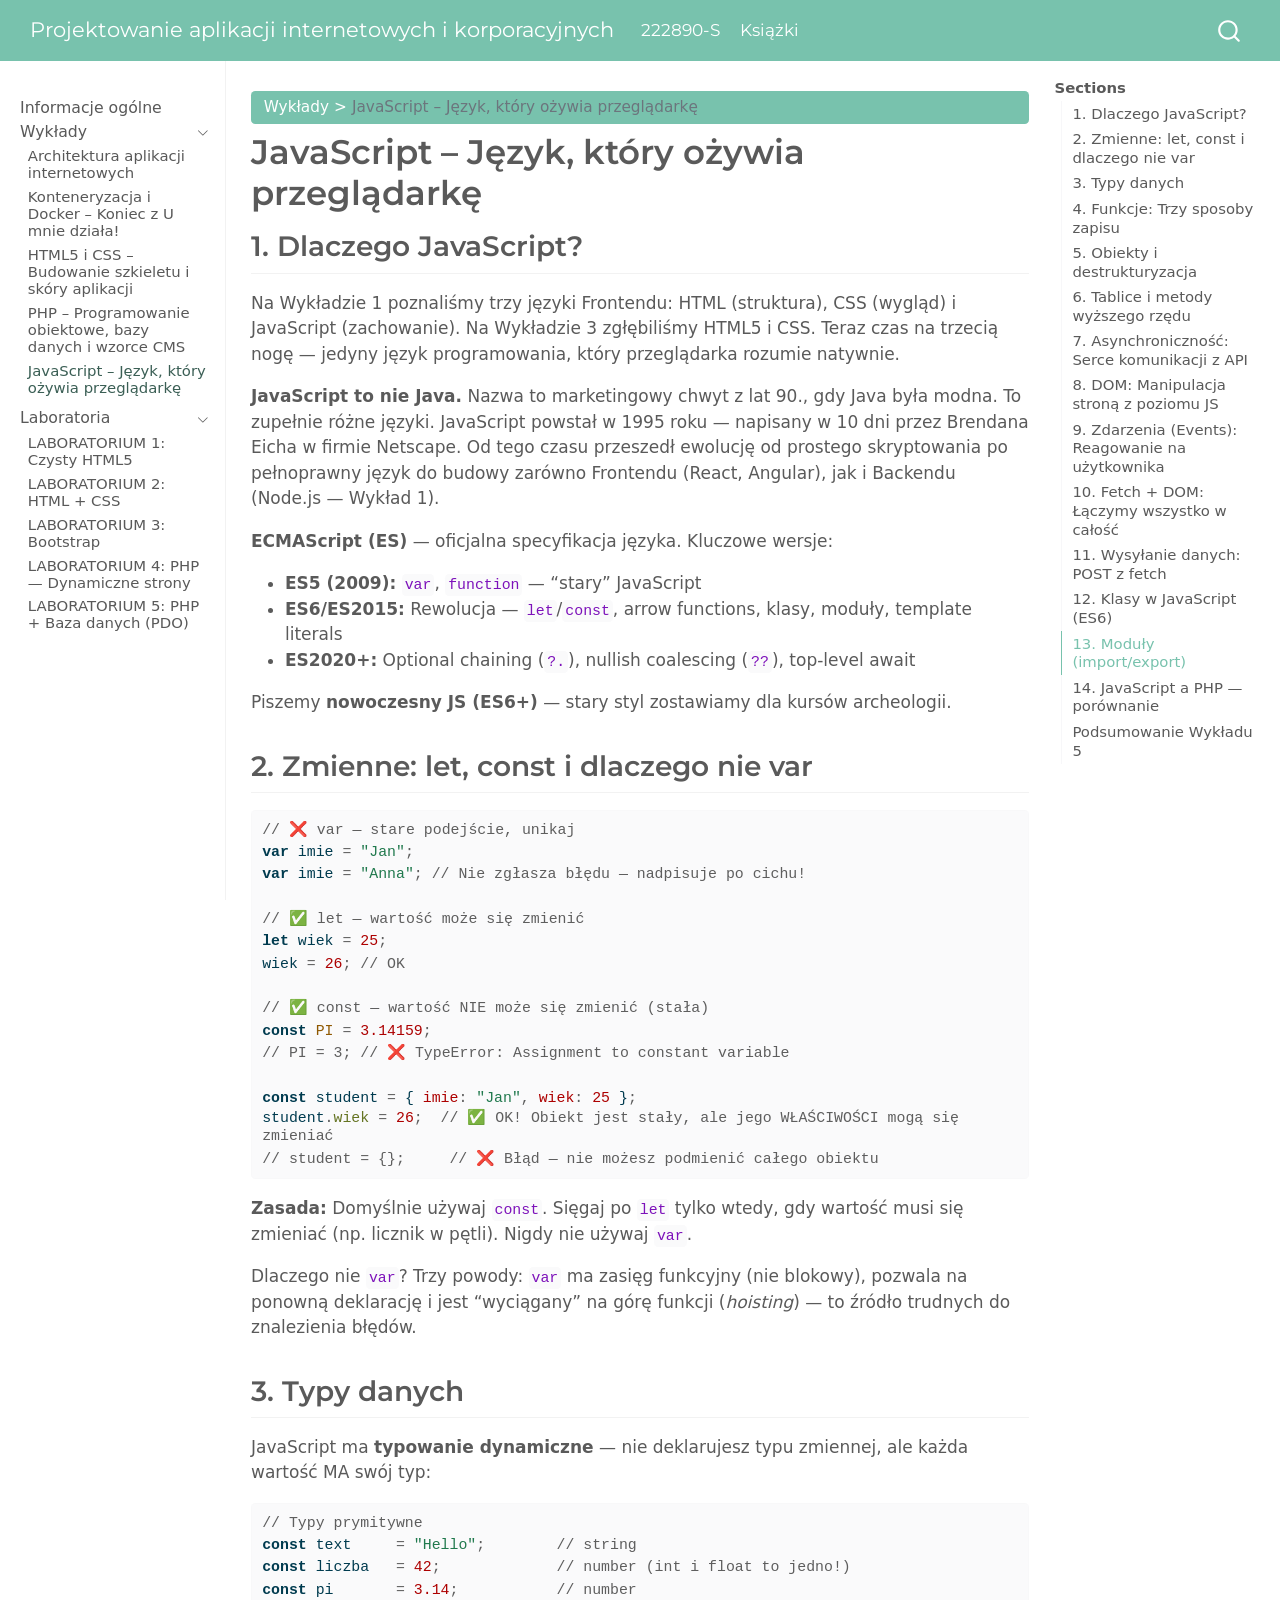
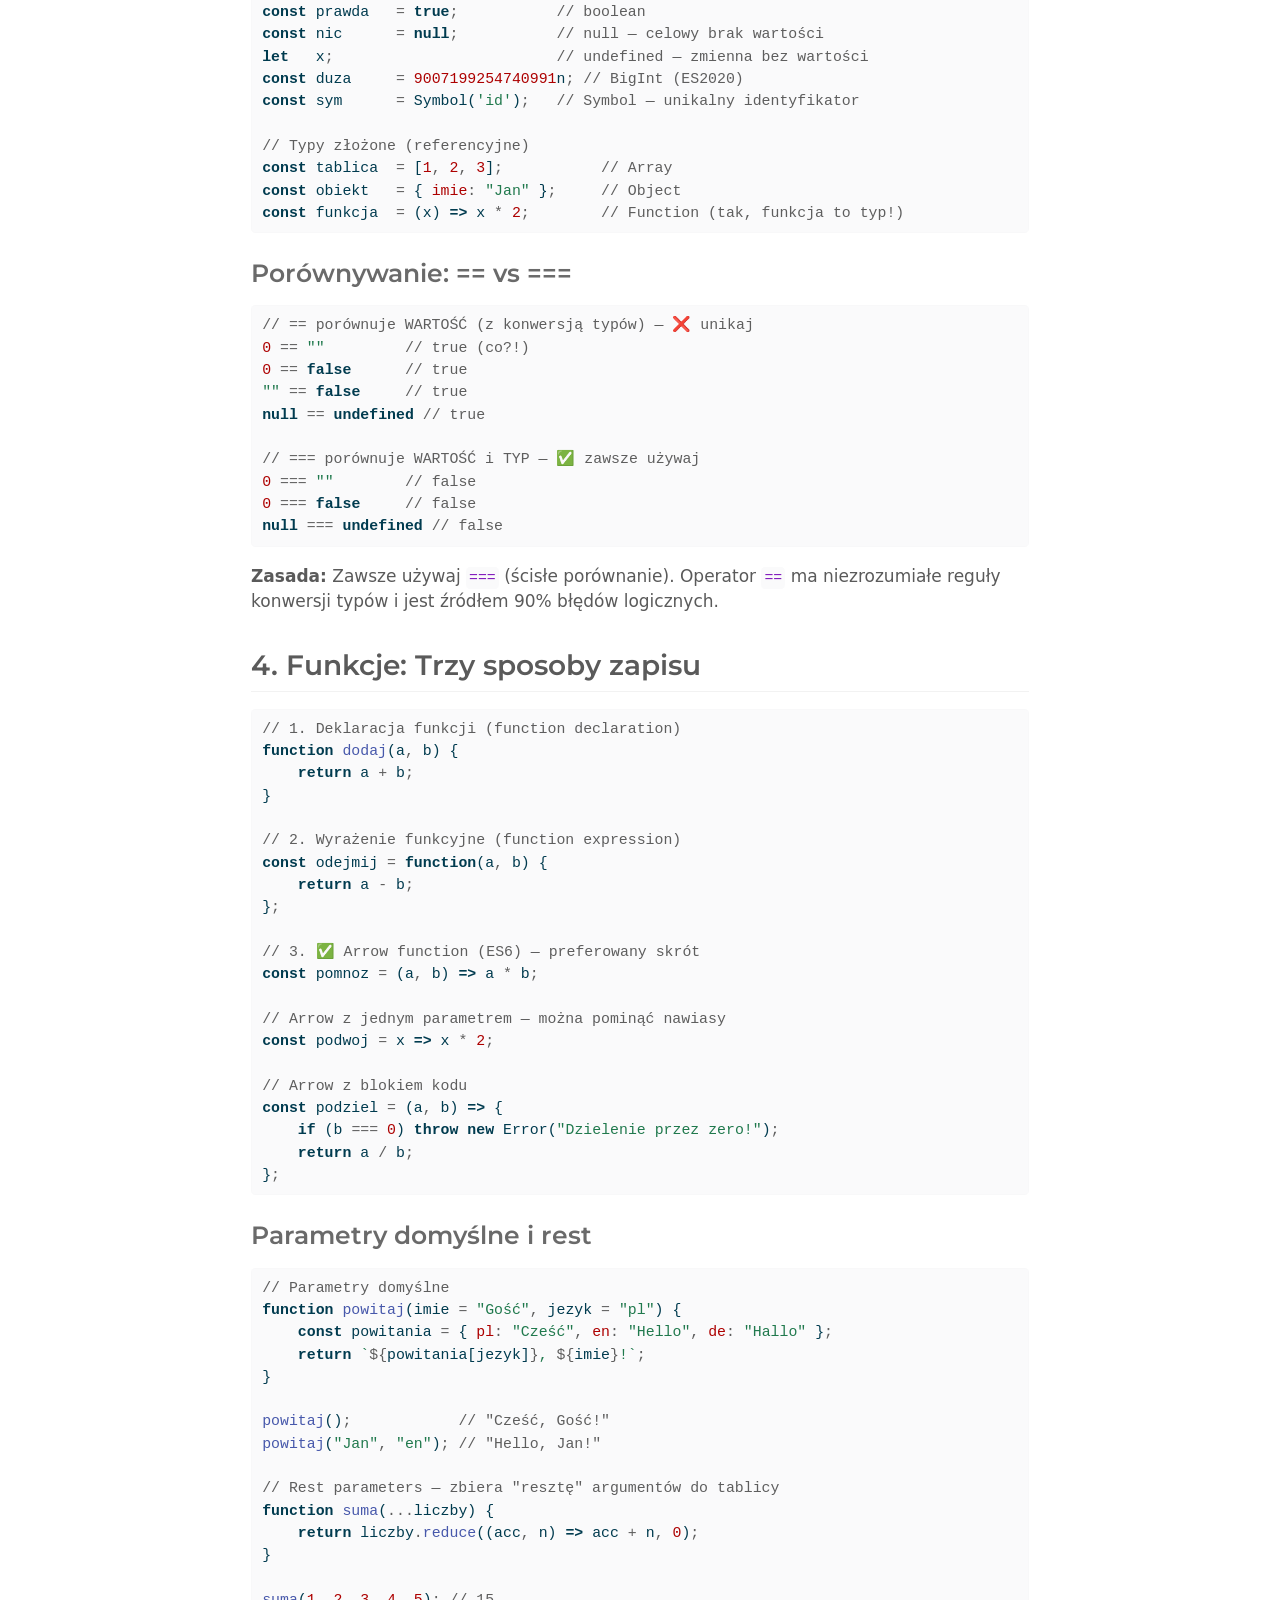
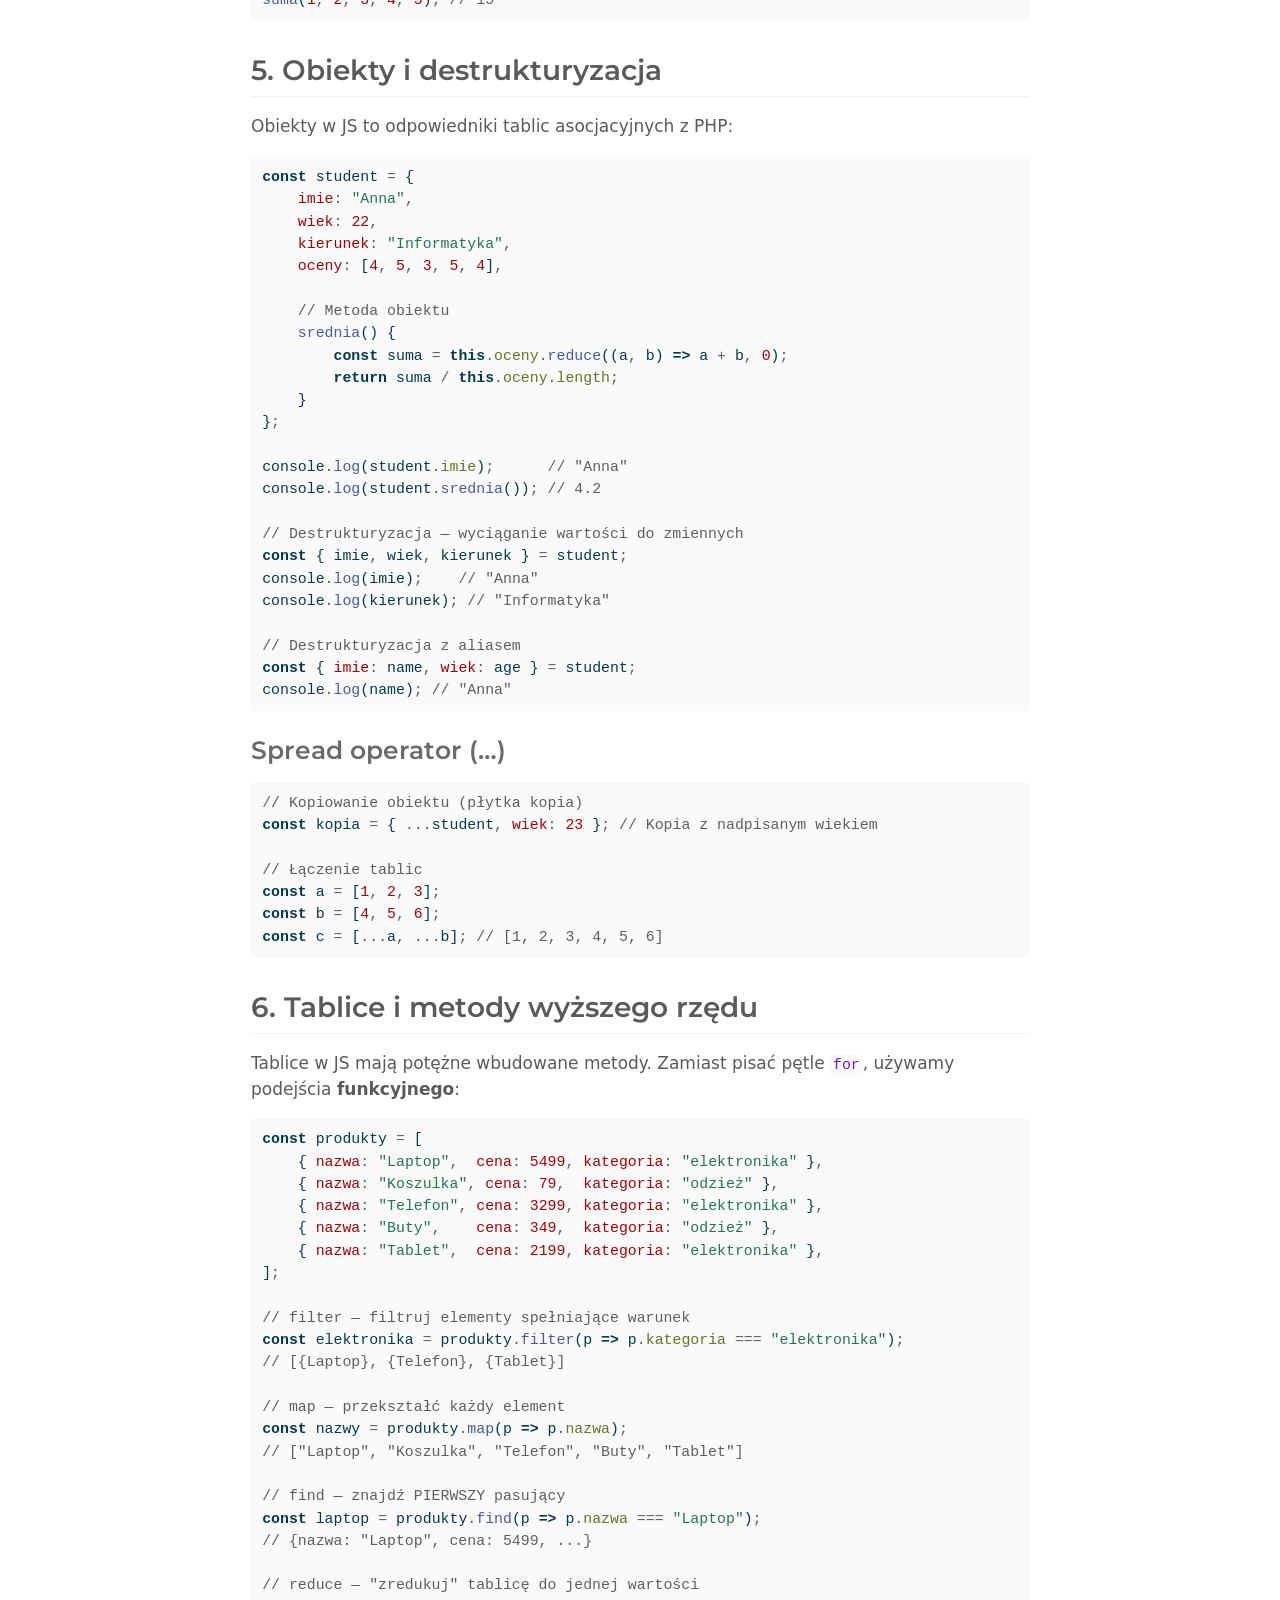
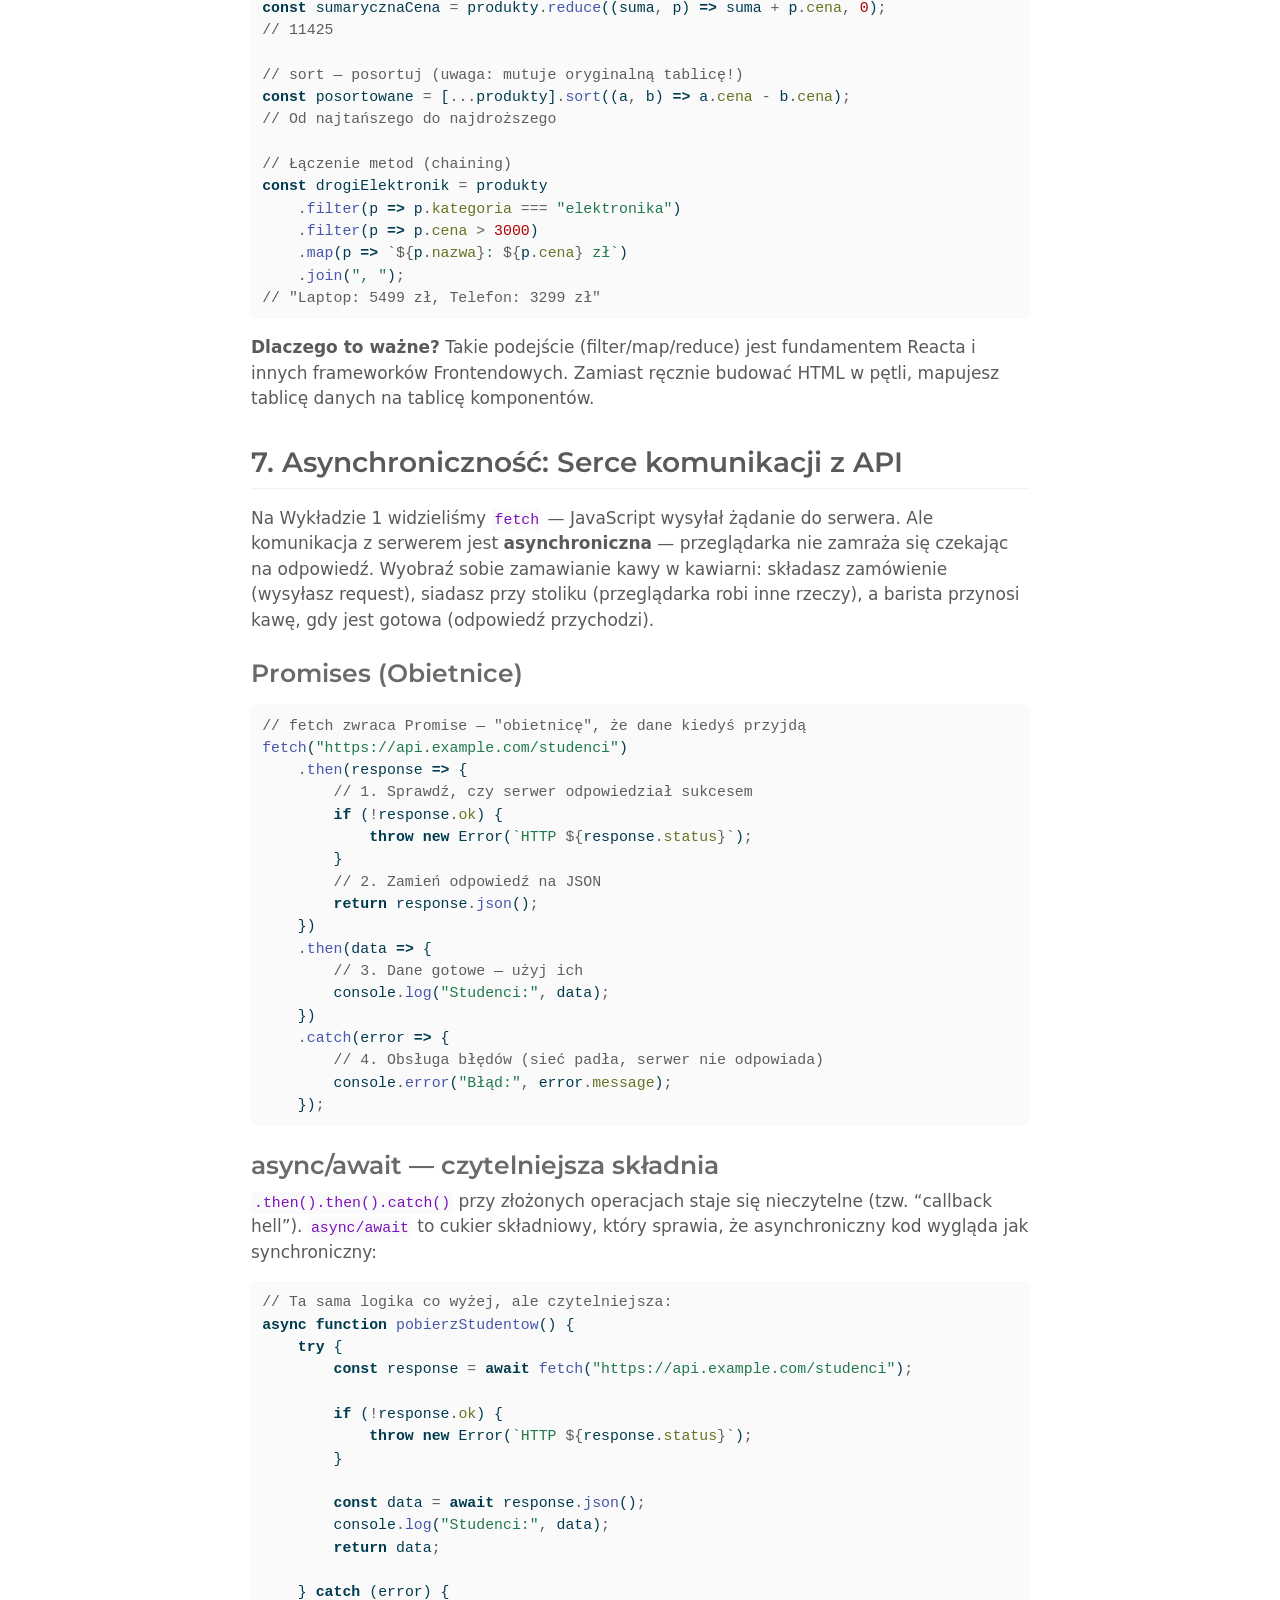
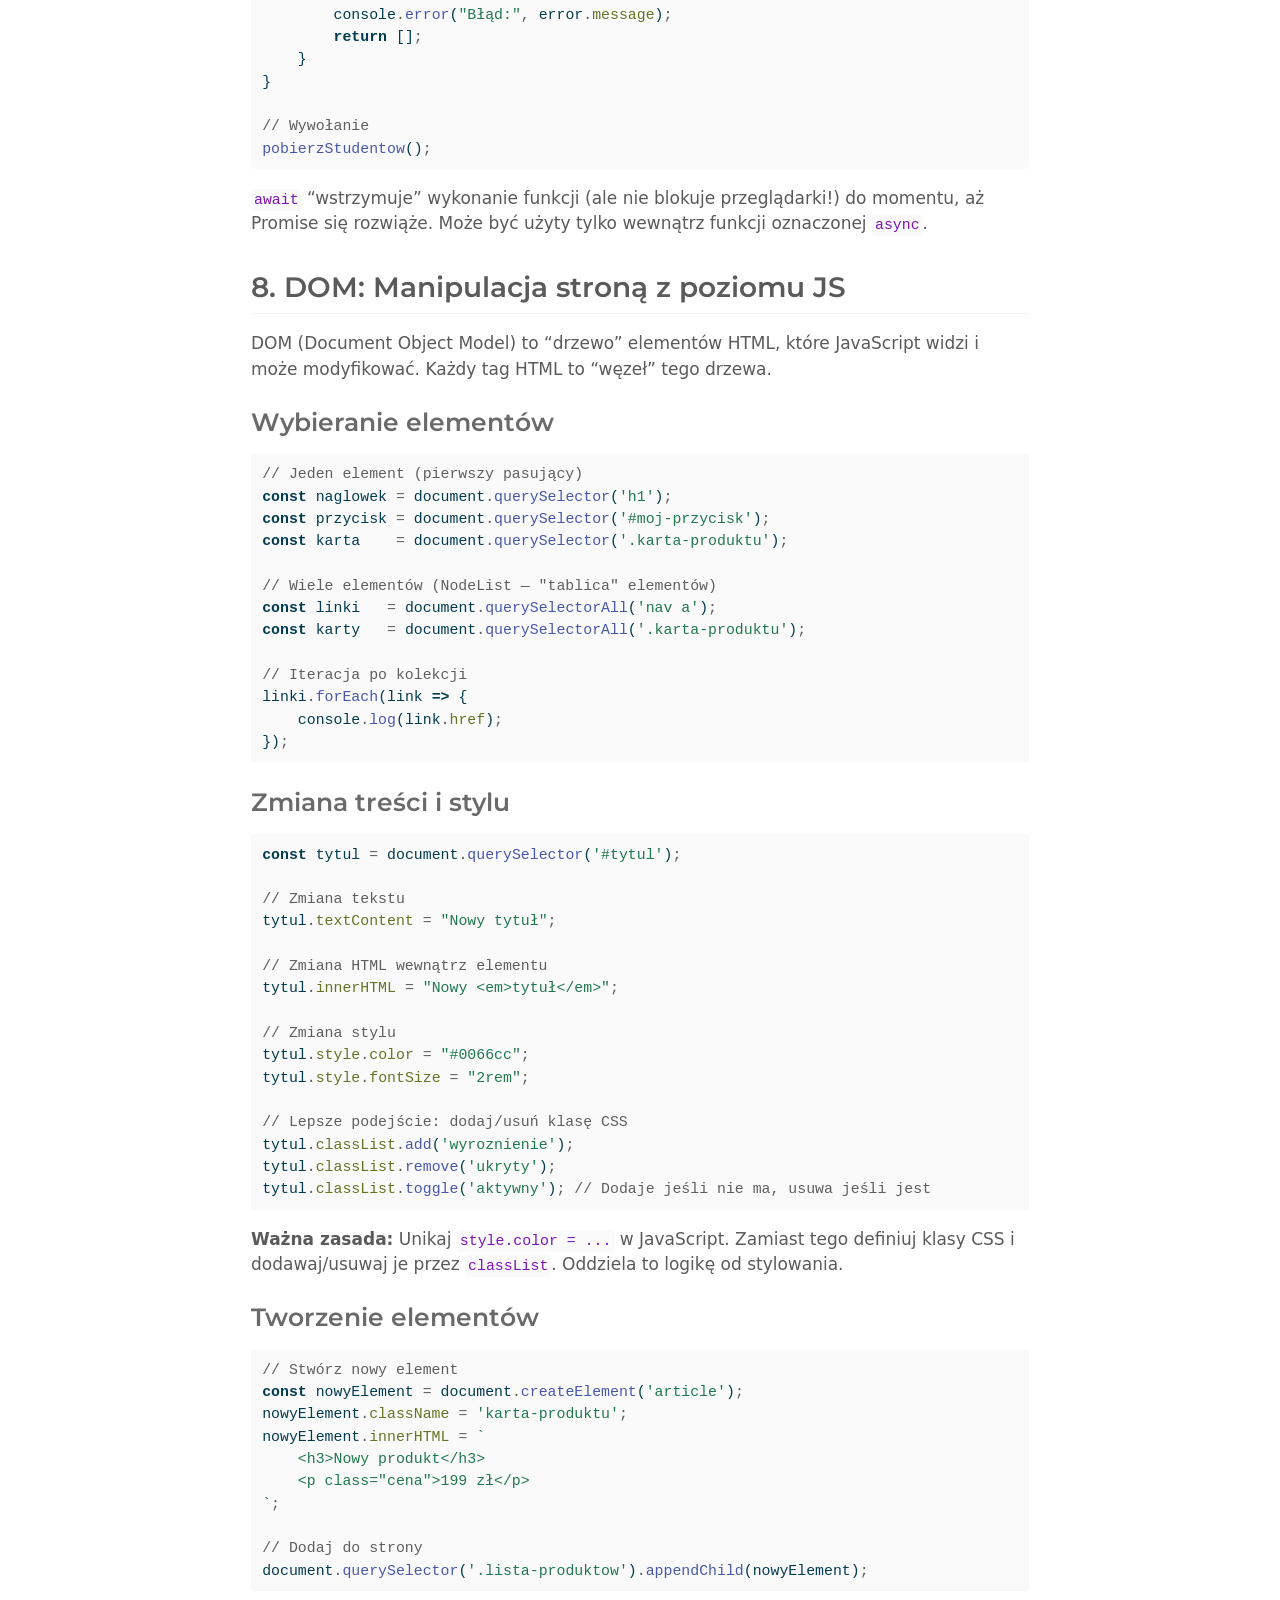
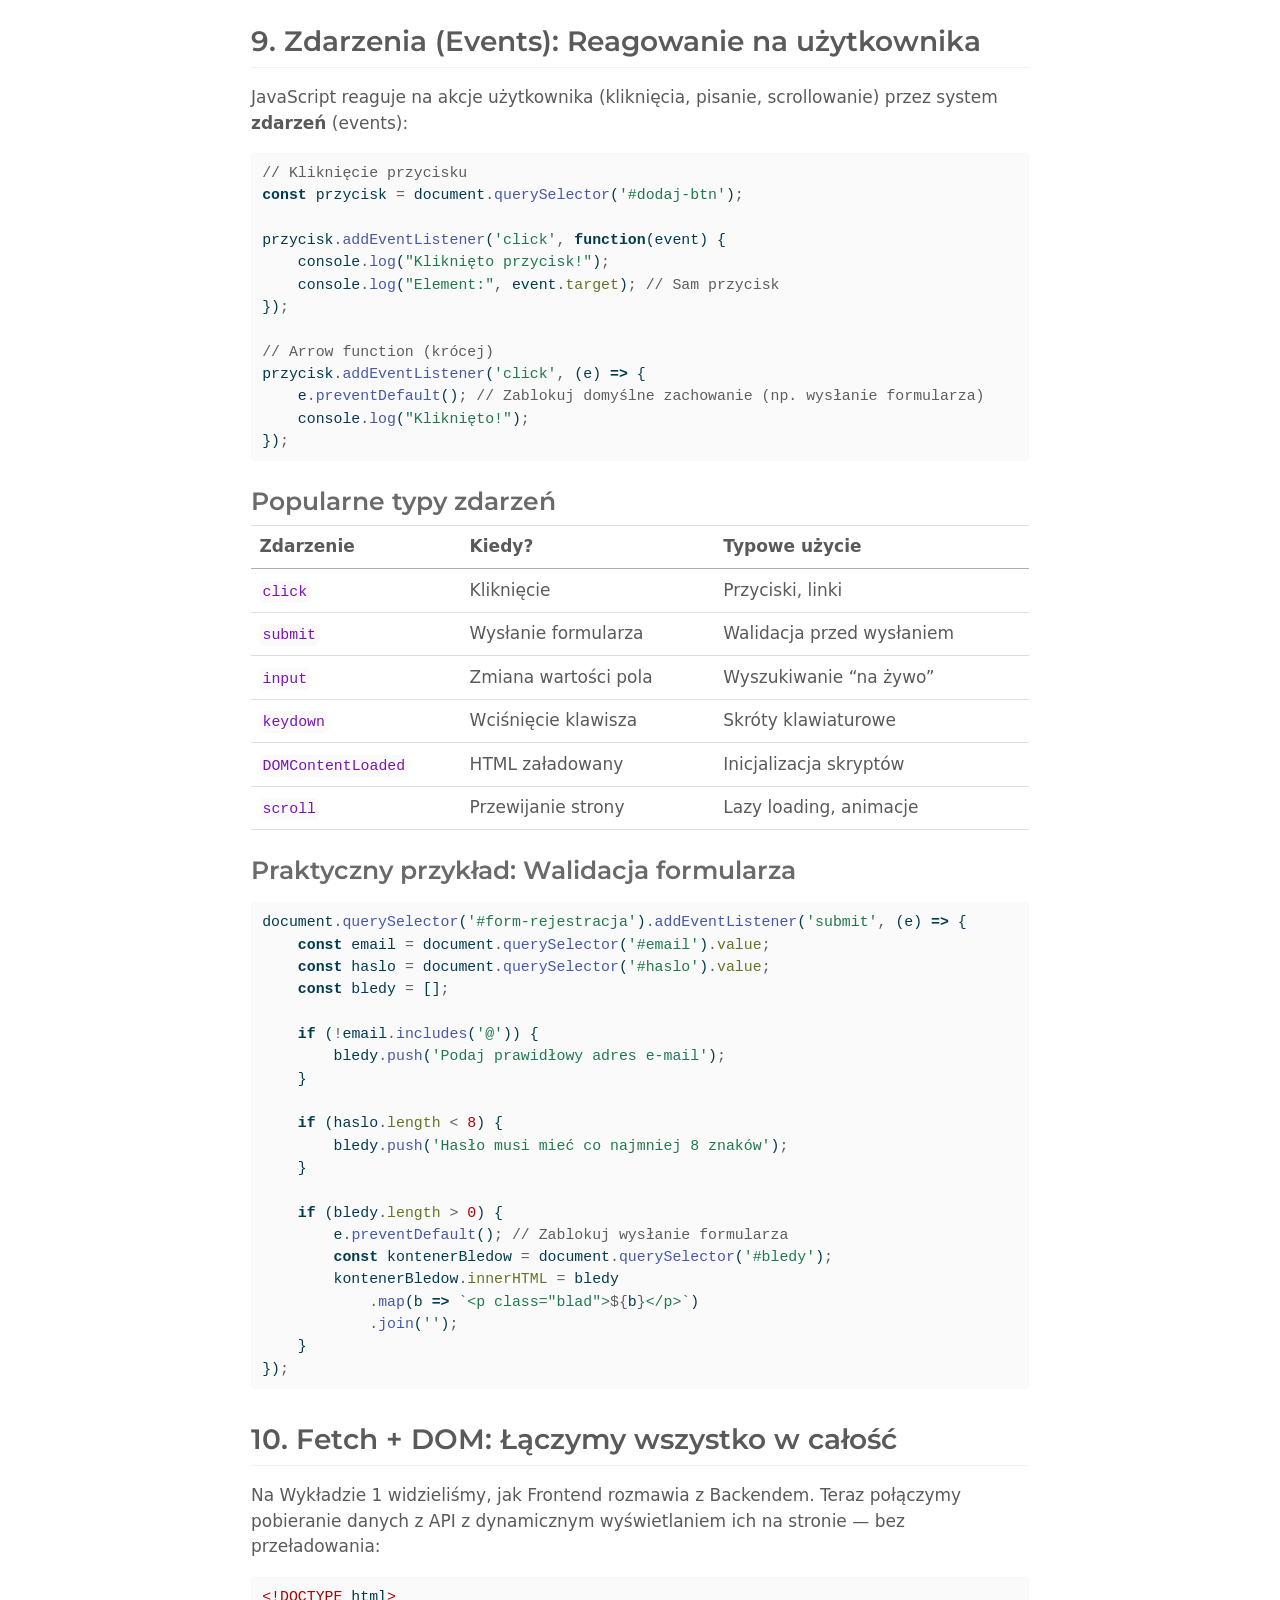
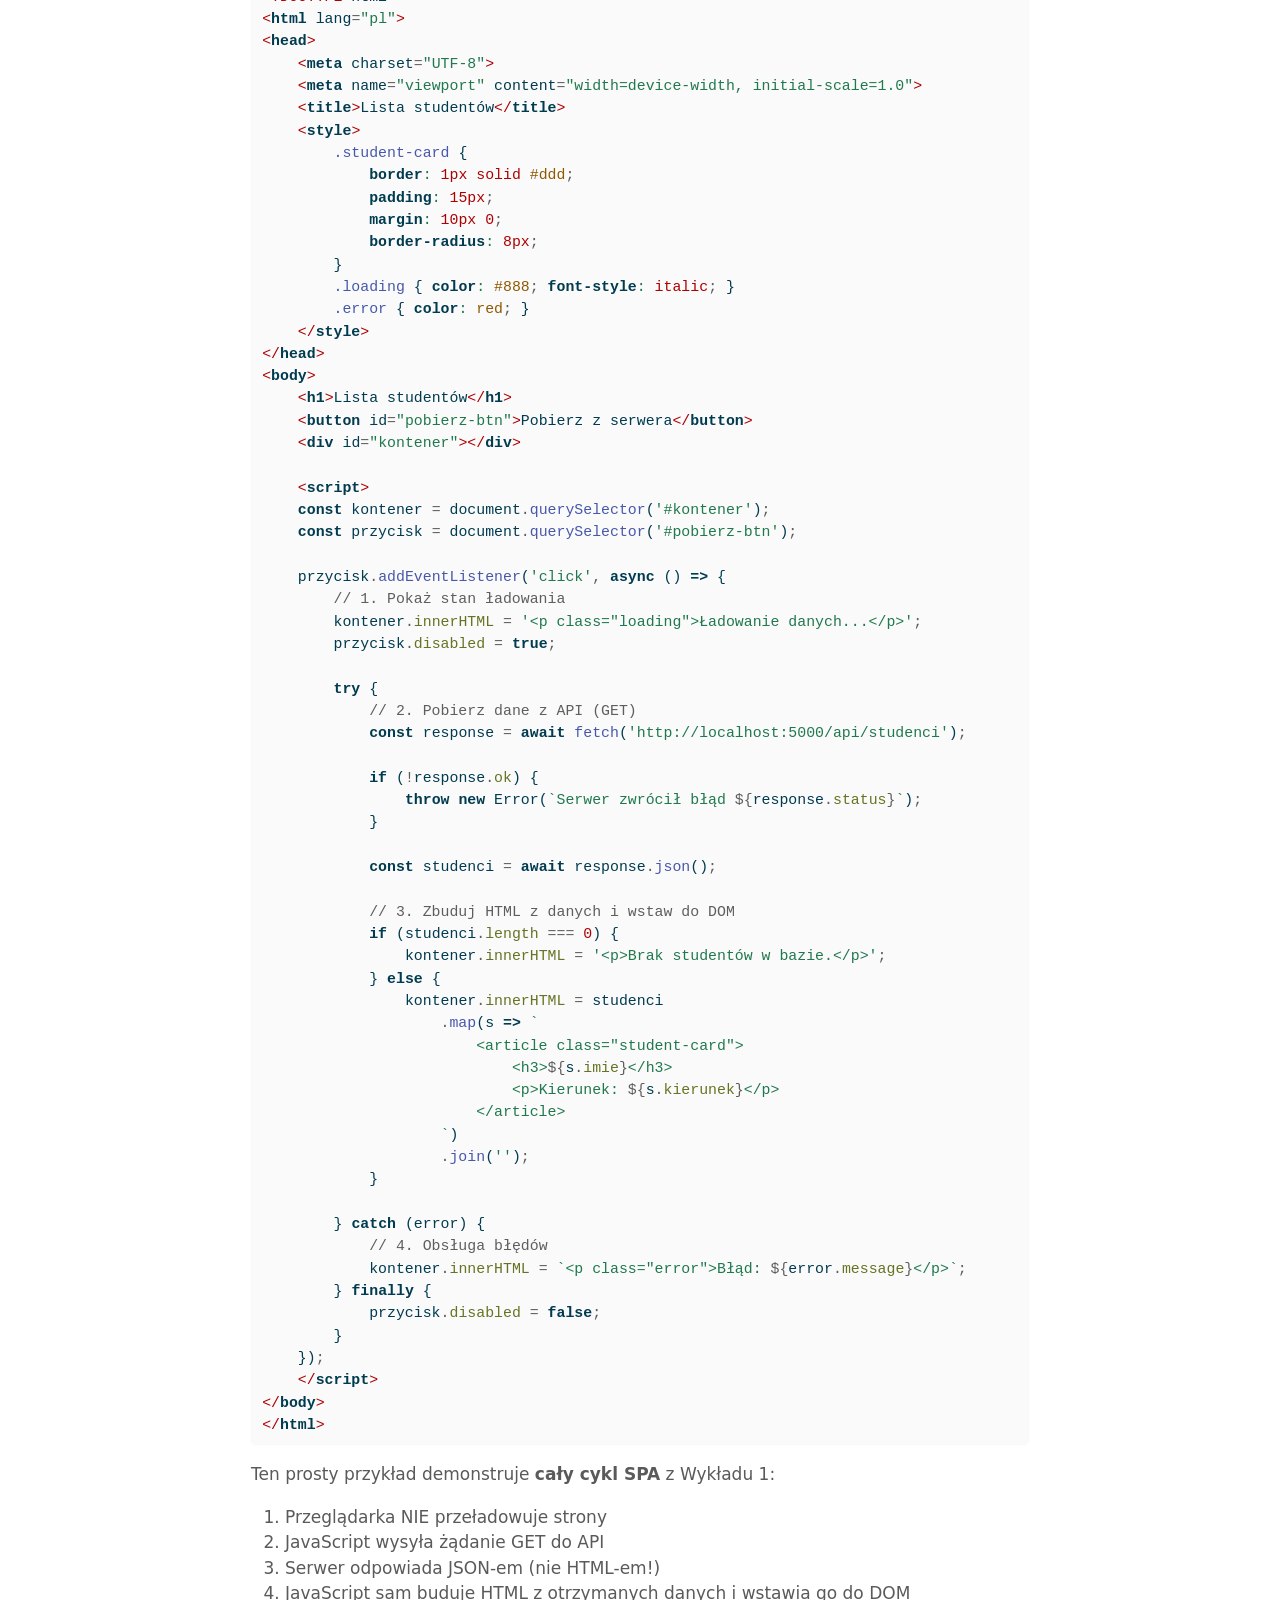
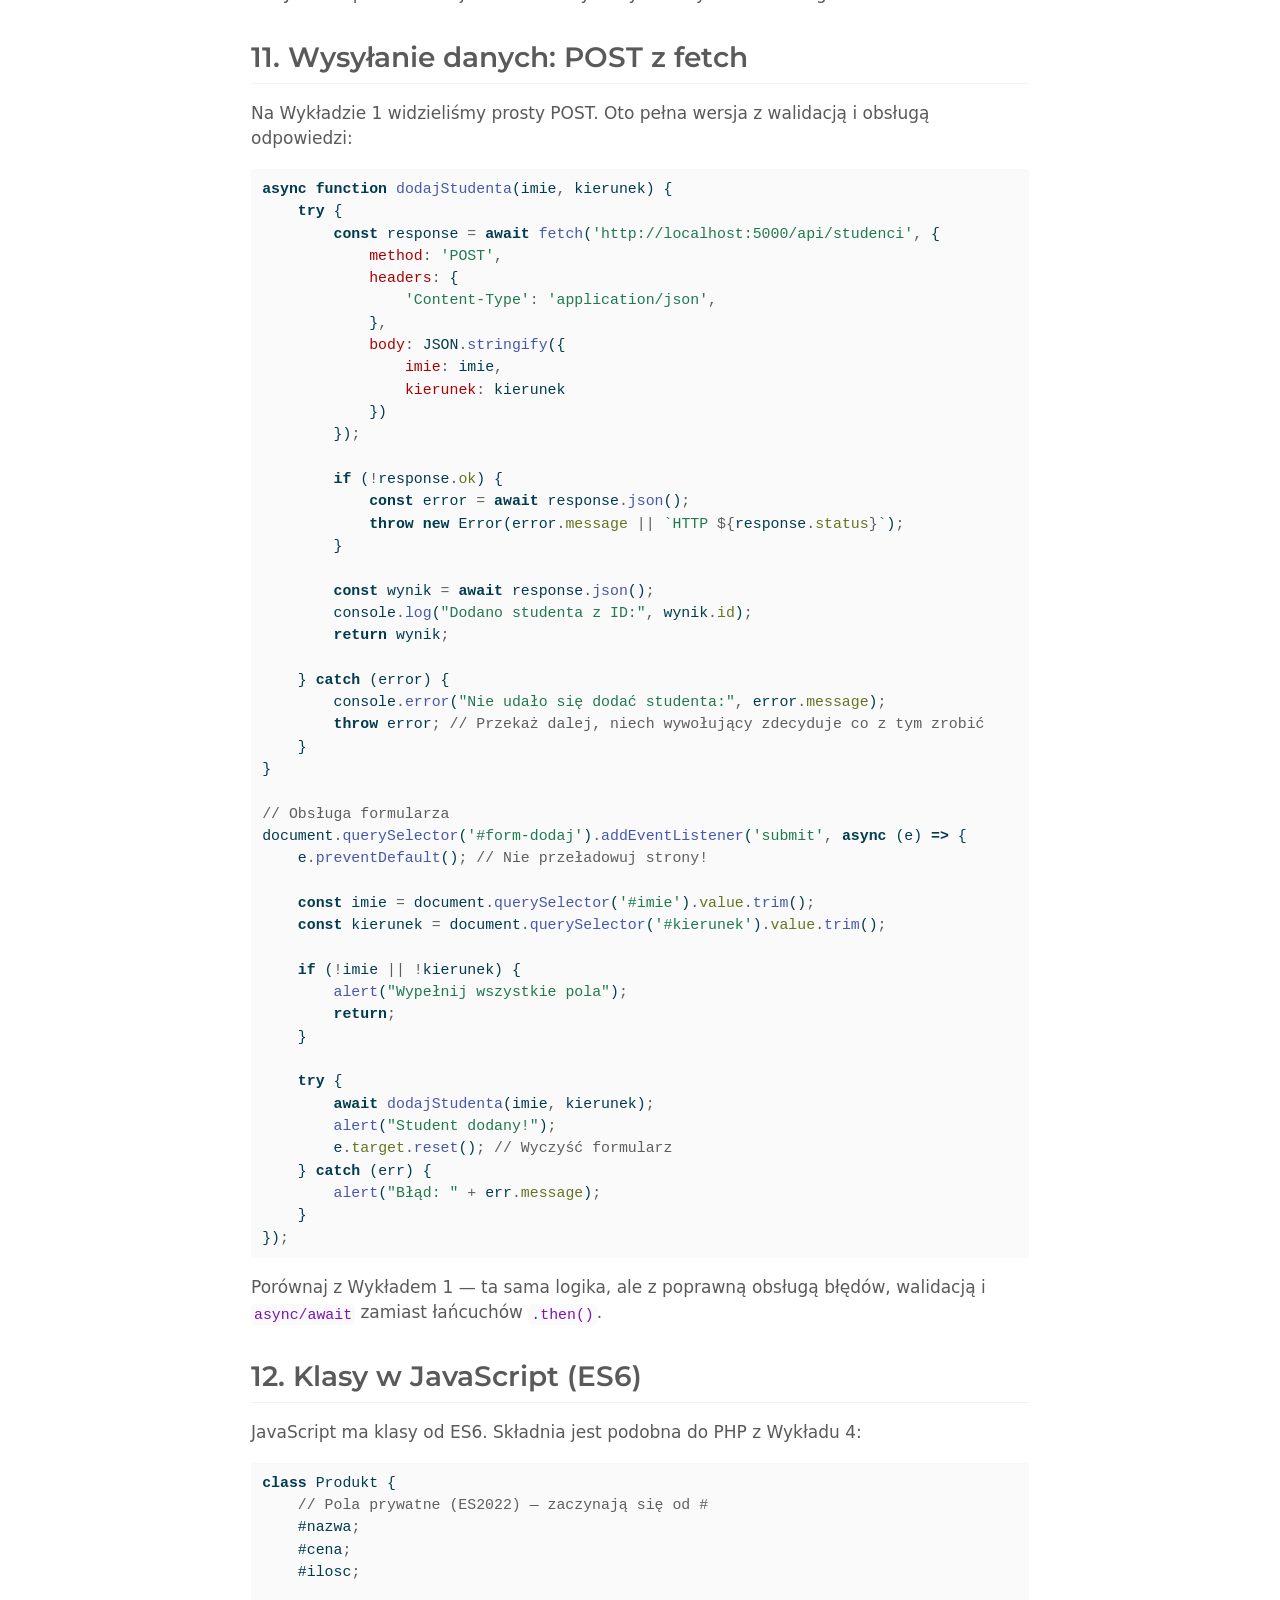
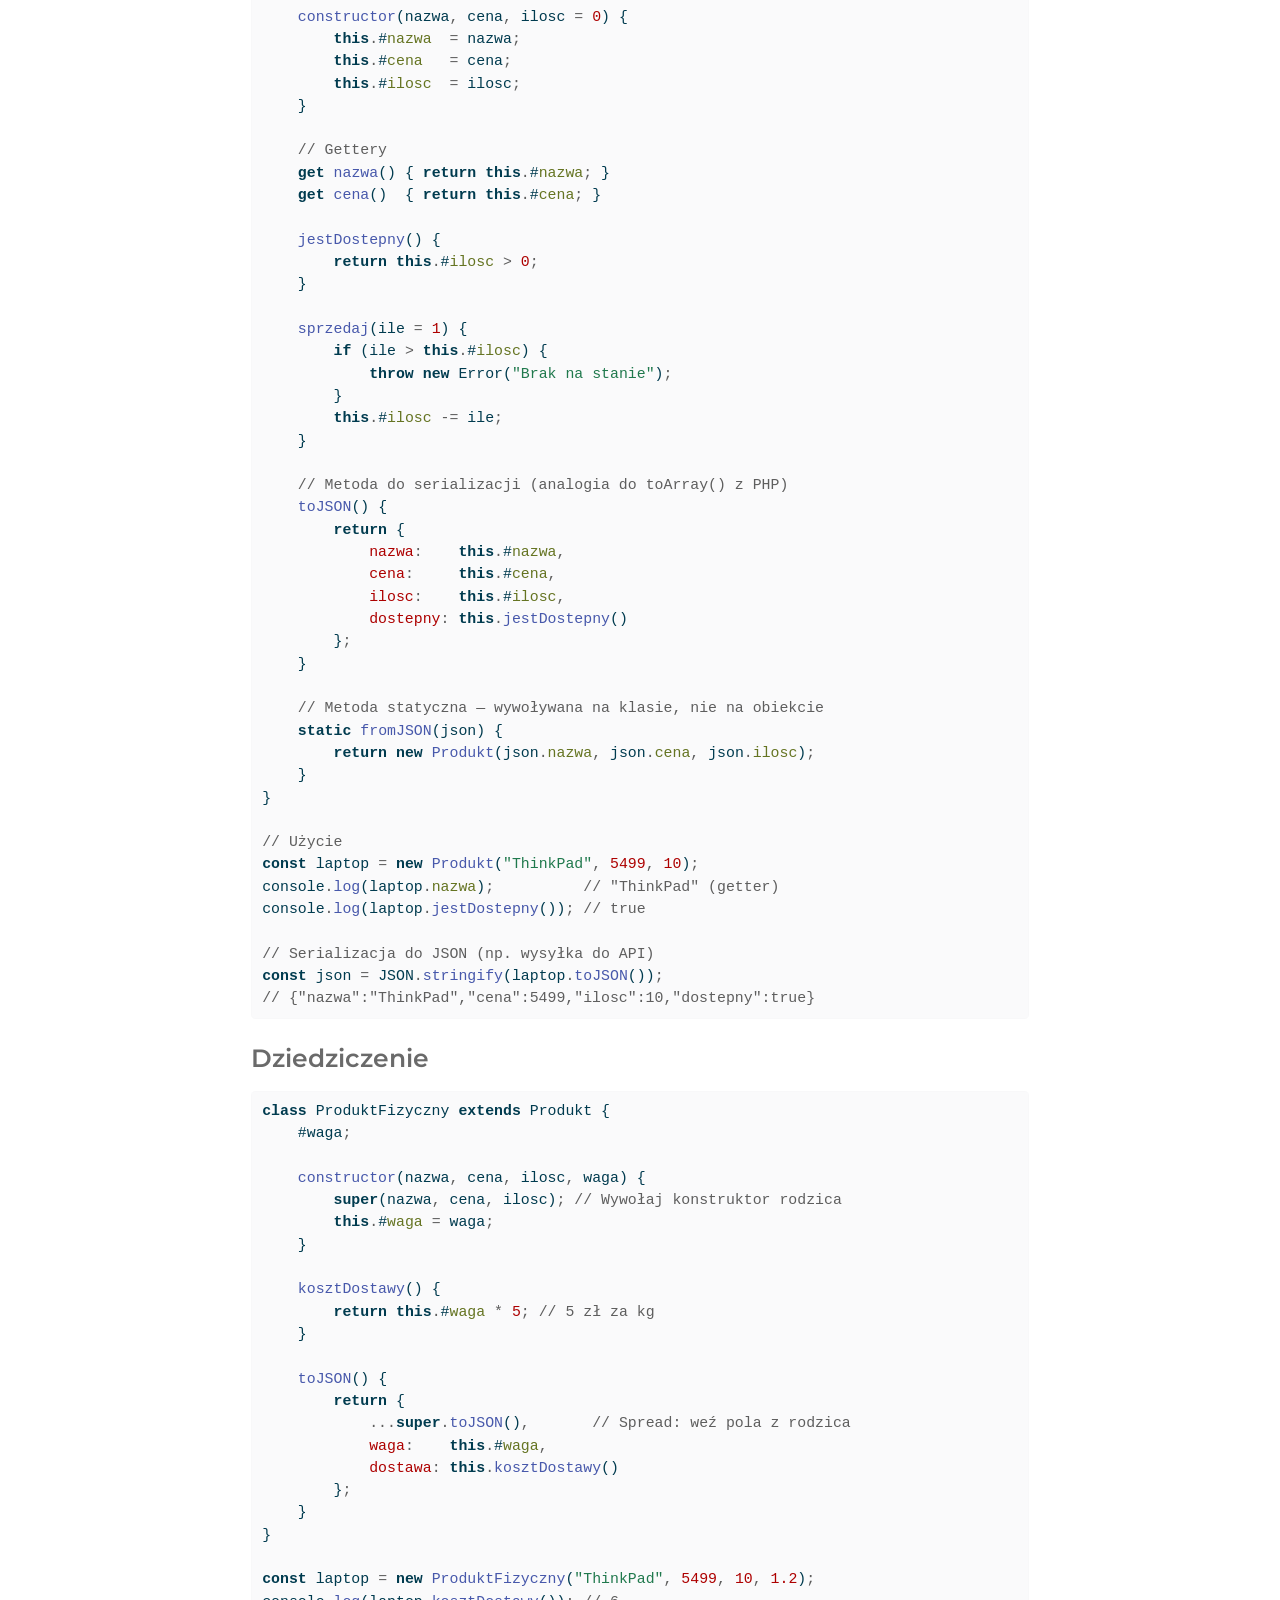
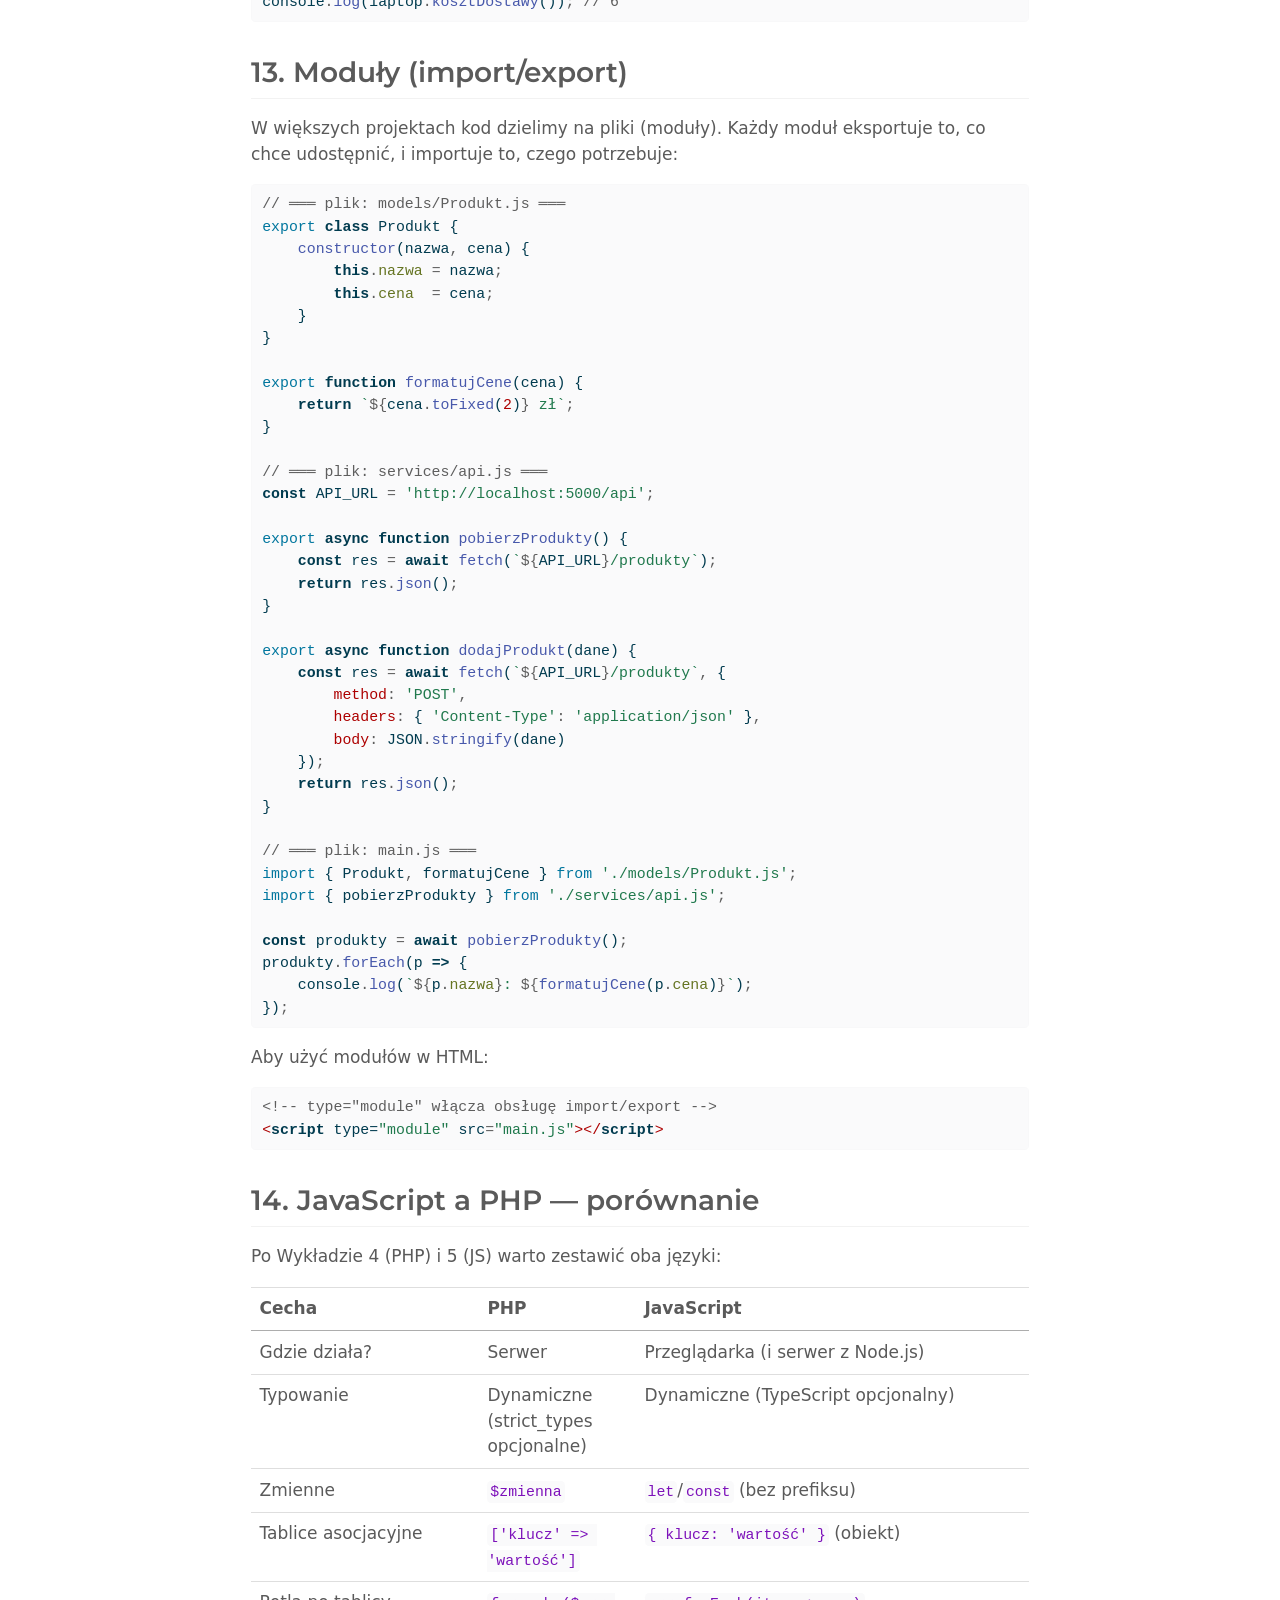
<file: docs/lectures/wyklad5.html>
<!DOCTYPE html>
<html xmlns="http://www.w3.org/1999/xhtml" lang="en" xml:lang="en"><head>

<meta charset="utf-8">
<meta name="generator" content="quarto-1.8.27">

<meta name="viewport" content="width=device-width, initial-scale=1.0, user-scalable=yes">


<title>JavaScript – Język, który ożywia przeglądarkę – Projektowanie aplikacji internetowych i korporacyjnych</title>
<style>
code{white-space: pre-wrap;}
span.smallcaps{font-variant: small-caps;}
div.columns{display: flex; gap: min(4vw, 1.5em);}
div.column{flex: auto; overflow-x: auto;}
div.hanging-indent{margin-left: 1.5em; text-indent: -1.5em;}
ul.task-list{list-style: none;}
ul.task-list li input[type="checkbox"] {
  width: 0.8em;
  margin: 0 0.8em 0.2em -1em; /* quarto-specific, see https://github.com/quarto-dev/quarto-cli/issues/4556 */ 
  vertical-align: middle;
}
/* CSS for syntax highlighting */
html { -webkit-text-size-adjust: 100%; }
pre > code.sourceCode { white-space: pre; position: relative; }
pre > code.sourceCode > span { display: inline-block; line-height: 1.25; }
pre > code.sourceCode > span:empty { height: 1.2em; }
.sourceCode { overflow: visible; }
code.sourceCode > span { color: inherit; text-decoration: inherit; }
div.sourceCode { margin: 1em 0; }
pre.sourceCode { margin: 0; }
@media screen {
div.sourceCode { overflow: auto; }
}
@media print {
pre > code.sourceCode { white-space: pre-wrap; }
pre > code.sourceCode > span { text-indent: -5em; padding-left: 5em; }
}
pre.numberSource code
  { counter-reset: source-line 0; }
pre.numberSource code > span
  { position: relative; left: -4em; counter-increment: source-line; }
pre.numberSource code > span > a:first-child::before
  { content: counter(source-line);
    position: relative; left: -1em; text-align: right; vertical-align: baseline;
    border: none; display: inline-block;
    -webkit-touch-callout: none; -webkit-user-select: none;
    -khtml-user-select: none; -moz-user-select: none;
    -ms-user-select: none; user-select: none;
    padding: 0 4px; width: 4em;
  }
pre.numberSource { margin-left: 3em;  padding-left: 4px; }
div.sourceCode
  {   }
@media screen {
pre > code.sourceCode > span > a:first-child::before { text-decoration: underline; }
}
</style>


<script src="../site_libs/quarto-nav/quarto-nav.js"></script>
<script src="../site_libs/quarto-nav/headroom.min.js"></script>
<script src="../site_libs/clipboard/clipboard.min.js"></script>
<script src="../site_libs/quarto-search/autocomplete.umd.js"></script>
<script src="../site_libs/quarto-search/fuse.min.js"></script>
<script src="../site_libs/quarto-search/quarto-search.js"></script>
<meta name="quarto:offset" content="../">
<script src="../site_libs/quarto-html/quarto.js" type="module"></script>
<script src="../site_libs/quarto-html/tabsets/tabsets.js" type="module"></script>
<script src="../site_libs/quarto-html/axe/axe-check.js" type="module"></script>
<script src="../site_libs/quarto-html/popper.min.js"></script>
<script src="../site_libs/quarto-html/tippy.umd.min.js"></script>
<script src="../site_libs/quarto-html/anchor.min.js"></script>
<link href="../site_libs/quarto-html/tippy.css" rel="stylesheet">
<link href="../site_libs/quarto-html/quarto-syntax-highlighting-ed96de9b727972fe78a7b5d16c58bf87.css" rel="stylesheet" id="quarto-text-highlighting-styles">
<script src="../site_libs/bootstrap/bootstrap.min.js"></script>
<link href="../site_libs/bootstrap/bootstrap-icons.css" rel="stylesheet">
<link href="../site_libs/bootstrap/bootstrap-8843a38191b55497cd032d3fc2c3d839.min.css" rel="stylesheet" append-hash="true" id="quarto-bootstrap" data-mode="light">
<script id="quarto-search-options" type="application/json">{
  "location": "navbar",
  "copy-button": false,
  "collapse-after": 3,
  "panel-placement": "end",
  "type": "overlay",
  "limit": 50,
  "keyboard-shortcut": [
    "f",
    "/",
    "s"
  ],
  "show-item-context": false,
  "language": {
    "search-no-results-text": "No results",
    "search-matching-documents-text": "matching documents",
    "search-copy-link-title": "Copy link to search",
    "search-hide-matches-text": "Hide additional matches",
    "search-more-match-text": "more match in this document",
    "search-more-matches-text": "more matches in this document",
    "search-clear-button-title": "Clear",
    "search-text-placeholder": "",
    "search-detached-cancel-button-title": "Cancel",
    "search-submit-button-title": "Submit",
    "search-label": "Search"
  }
}</script>


<link rel="stylesheet" href="../style.css">
</head>

<body class="nav-sidebar docked nav-fixed quarto-light">

<div id="quarto-search-results"></div>
  <header id="quarto-header" class="headroom fixed-top">
    <nav class="navbar navbar-expand-lg " data-bs-theme="dark">
      <div class="navbar-container container-fluid">
      <div class="navbar-brand-container mx-auto">
    <a class="navbar-brand" href="../index.html">
    <span class="navbar-title">Projektowanie aplikacji internetowych i korporacyjnych</span>
    </a>
  </div>
            <div id="quarto-search" class="" title="Search"></div>
          <button class="navbar-toggler" type="button" data-bs-toggle="collapse" data-bs-target="#navbarCollapse" aria-controls="navbarCollapse" role="menu" aria-expanded="false" aria-label="Toggle navigation" onclick="if (window.quartoToggleHeadroom) { window.quartoToggleHeadroom(); }">
  <span class="navbar-toggler-icon"></span>
</button>
          <div class="collapse navbar-collapse" id="navbarCollapse">
            <ul class="navbar-nav navbar-nav-scroll me-auto">
  <li class="nav-item">
    <a class="nav-link" href="../indexS.html"> 
<span class="menu-text">222890-S</span></a>
  </li>  
  <li class="nav-item">
    <a class="nav-link" href="../ksiazki.html"> 
<span class="menu-text">Książki</span></a>
  </li>  
</ul>
          </div> <!-- /navcollapse -->
            <div class="quarto-navbar-tools">
</div>
      </div> <!-- /container-fluid -->
    </nav>
  <nav class="quarto-secondary-nav">
    <div class="container-fluid d-flex">
      <button type="button" class="quarto-btn-toggle btn" data-bs-toggle="collapse" role="button" data-bs-target=".quarto-sidebar-collapse-item" aria-controls="quarto-sidebar" aria-expanded="false" aria-label="Toggle sidebar navigation" onclick="if (window.quartoToggleHeadroom) { window.quartoToggleHeadroom(); }">
        <i class="bi bi-layout-text-sidebar-reverse"></i>
      </button>
        <nav class="quarto-page-breadcrumbs" aria-label="breadcrumb"><ol class="breadcrumb"><li class="breadcrumb-item"><a href="../lectures/wyklad1.html">Wykłady</a></li><li class="breadcrumb-item"><a href="../lectures/wyklad5.html">JavaScript – Język, który ożywia przeglądarkę</a></li></ol></nav>
        <a class="flex-grow-1" role="navigation" data-bs-toggle="collapse" data-bs-target=".quarto-sidebar-collapse-item" aria-controls="quarto-sidebar" aria-expanded="false" aria-label="Toggle sidebar navigation" onclick="if (window.quartoToggleHeadroom) { window.quartoToggleHeadroom(); }">      
        </a>
    </div>
  </nav>
</header>
<!-- content -->
<div id="quarto-content" class="quarto-container page-columns page-rows-contents page-layout-article page-navbar">
<!-- sidebar -->
  <nav id="quarto-sidebar" class="sidebar collapse collapse-horizontal quarto-sidebar-collapse-item sidebar-navigation docked overflow-auto">
    <div class="sidebar-menu-container"> 
    <ul class="list-unstyled mt-1">
        <li class="sidebar-item">
  <div class="sidebar-item-container"> 
  <a href="../index.html" class="sidebar-item-text sidebar-link">
 <span class="menu-text">Informacje ogólne</span></a>
  </div>
</li>
        <li class="sidebar-item sidebar-item-section">
      <div class="sidebar-item-container"> 
            <a class="sidebar-item-text sidebar-link text-start" data-bs-toggle="collapse" data-bs-target="#quarto-sidebar-section-1" role="navigation" aria-expanded="true">
 <span class="menu-text">Wykłady</span></a>
          <a class="sidebar-item-toggle text-start" data-bs-toggle="collapse" data-bs-target="#quarto-sidebar-section-1" role="navigation" aria-expanded="true" aria-label="Toggle section">
            <i class="bi bi-chevron-right ms-2"></i>
          </a> 
      </div>
      <ul id="quarto-sidebar-section-1" class="collapse list-unstyled sidebar-section depth1 show">  
          <li class="sidebar-item">
  <div class="sidebar-item-container"> 
  <a href="../lectures/wyklad1.html" class="sidebar-item-text sidebar-link">
 <span class="menu-text">Architektura aplikacji internetowych</span></a>
  </div>
</li>
          <li class="sidebar-item">
  <div class="sidebar-item-container"> 
  <a href="../lectures/wyklad2.html" class="sidebar-item-text sidebar-link">
 <span class="menu-text">Konteneryzacja i Docker – Koniec z U mnie działa!</span></a>
  </div>
</li>
          <li class="sidebar-item">
  <div class="sidebar-item-container"> 
  <a href="../lectures/wyklad3.html" class="sidebar-item-text sidebar-link">
 <span class="menu-text">HTML5 i CSS – Budowanie szkieletu i skóry aplikacji</span></a>
  </div>
</li>
          <li class="sidebar-item">
  <div class="sidebar-item-container"> 
  <a href="../lectures/wyklad4.html" class="sidebar-item-text sidebar-link">
 <span class="menu-text">PHP – Programowanie obiektowe, bazy danych i wzorce CMS</span></a>
  </div>
</li>
          <li class="sidebar-item">
  <div class="sidebar-item-container"> 
  <a href="../lectures/wyklad5.html" class="sidebar-item-text sidebar-link active">
 <span class="menu-text">JavaScript – Język, który ożywia przeglądarkę</span></a>
  </div>
</li>
      </ul>
  </li>
        <li class="sidebar-item sidebar-item-section">
      <div class="sidebar-item-container"> 
            <a class="sidebar-item-text sidebar-link text-start" data-bs-toggle="collapse" data-bs-target="#quarto-sidebar-section-2" role="navigation" aria-expanded="true">
 <span class="menu-text">Laboratoria</span></a>
          <a class="sidebar-item-toggle text-start" data-bs-toggle="collapse" data-bs-target="#quarto-sidebar-section-2" role="navigation" aria-expanded="true" aria-label="Toggle section">
            <i class="bi bi-chevron-right ms-2"></i>
          </a> 
      </div>
      <ul id="quarto-sidebar-section-2" class="collapse list-unstyled sidebar-section depth1 show">  
          <li class="sidebar-item">
  <div class="sidebar-item-container"> 
  <a href="../labs/lab1.html" class="sidebar-item-text sidebar-link">
 <span class="menu-text">LABORATORIUM 1: Czysty HTML5</span></a>
  </div>
</li>
          <li class="sidebar-item">
  <div class="sidebar-item-container"> 
  <a href="../labs/lab2.html" class="sidebar-item-text sidebar-link">
 <span class="menu-text">LABORATORIUM 2: HTML + CSS</span></a>
  </div>
</li>
          <li class="sidebar-item">
  <div class="sidebar-item-container"> 
  <a href="../labs/lab3.html" class="sidebar-item-text sidebar-link">
 <span class="menu-text">LABORATORIUM 3: Bootstrap</span></a>
  </div>
</li>
          <li class="sidebar-item">
  <div class="sidebar-item-container"> 
  <a href="../labs/lab4.html" class="sidebar-item-text sidebar-link">
 <span class="menu-text">LABORATORIUM 4: PHP — Dynamiczne strony</span></a>
  </div>
</li>
          <li class="sidebar-item">
  <div class="sidebar-item-container"> 
  <a href="../labs/lab5.html" class="sidebar-item-text sidebar-link">
 <span class="menu-text">LABORATORIUM 5: PHP + Baza danych (PDO)</span></a>
  </div>
</li>
      </ul>
  </li>
    </ul>
    </div>
</nav>
<div id="quarto-sidebar-glass" class="quarto-sidebar-collapse-item" data-bs-toggle="collapse" data-bs-target=".quarto-sidebar-collapse-item"></div>
<!-- margin-sidebar -->
    <div id="quarto-margin-sidebar" class="sidebar margin-sidebar">
        <nav id="TOC" role="doc-toc" class="toc-active">
    <h2 id="toc-title"><strong>Sections</strong></h2>
   
  <ul class="collapse">
  <li><a href="#dlaczego-javascript" id="toc-dlaczego-javascript" class="nav-link active" data-scroll-target="#dlaczego-javascript">1. Dlaczego JavaScript?</a></li>
  <li><a href="#zmienne-let-const-i-dlaczego-nie-var" id="toc-zmienne-let-const-i-dlaczego-nie-var" class="nav-link" data-scroll-target="#zmienne-let-const-i-dlaczego-nie-var">2. Zmienne: let, const i dlaczego nie var</a></li>
  <li><a href="#typy-danych" id="toc-typy-danych" class="nav-link" data-scroll-target="#typy-danych">3. Typy danych</a></li>
  <li><a href="#funkcje-trzy-sposoby-zapisu" id="toc-funkcje-trzy-sposoby-zapisu" class="nav-link" data-scroll-target="#funkcje-trzy-sposoby-zapisu">4. Funkcje: Trzy sposoby zapisu</a></li>
  <li><a href="#obiekty-i-destrukturyzacja" id="toc-obiekty-i-destrukturyzacja" class="nav-link" data-scroll-target="#obiekty-i-destrukturyzacja">5. Obiekty i destrukturyzacja</a></li>
  <li><a href="#tablice-i-metody-wyższego-rzędu" id="toc-tablice-i-metody-wyższego-rzędu" class="nav-link" data-scroll-target="#tablice-i-metody-wyższego-rzędu">6. Tablice i metody wyższego rzędu</a></li>
  <li><a href="#asynchroniczność-serce-komunikacji-z-api" id="toc-asynchroniczność-serce-komunikacji-z-api" class="nav-link" data-scroll-target="#asynchroniczność-serce-komunikacji-z-api">7. Asynchroniczność: Serce komunikacji z API</a></li>
  <li><a href="#dom-manipulacja-stroną-z-poziomu-js" id="toc-dom-manipulacja-stroną-z-poziomu-js" class="nav-link" data-scroll-target="#dom-manipulacja-stroną-z-poziomu-js">8. DOM: Manipulacja stroną z poziomu JS</a></li>
  <li><a href="#zdarzenia-events-reagowanie-na-użytkownika" id="toc-zdarzenia-events-reagowanie-na-użytkownika" class="nav-link" data-scroll-target="#zdarzenia-events-reagowanie-na-użytkownika">9. Zdarzenia (Events): Reagowanie na użytkownika</a></li>
  <li><a href="#fetch-dom-łączymy-wszystko-w-całość" id="toc-fetch-dom-łączymy-wszystko-w-całość" class="nav-link" data-scroll-target="#fetch-dom-łączymy-wszystko-w-całość">10. Fetch + DOM: Łączymy wszystko w całość</a></li>
  <li><a href="#wysyłanie-danych-post-z-fetch" id="toc-wysyłanie-danych-post-z-fetch" class="nav-link" data-scroll-target="#wysyłanie-danych-post-z-fetch">11. Wysyłanie danych: POST z fetch</a></li>
  <li><a href="#klasy-w-javascript-es6" id="toc-klasy-w-javascript-es6" class="nav-link" data-scroll-target="#klasy-w-javascript-es6">12. Klasy w JavaScript (ES6)</a></li>
  <li><a href="#moduły-importexport" id="toc-moduły-importexport" class="nav-link" data-scroll-target="#moduły-importexport">13. Moduły (import/export)</a></li>
  <li><a href="#javascript-a-php-porównanie" id="toc-javascript-a-php-porównanie" class="nav-link" data-scroll-target="#javascript-a-php-porównanie">14. JavaScript a PHP — porównanie</a></li>
  <li><a href="#podsumowanie-wykładu-5" id="toc-podsumowanie-wykładu-5" class="nav-link" data-scroll-target="#podsumowanie-wykładu-5">Podsumowanie Wykładu 5</a></li>
  </ul>
</nav>
    </div>
<!-- main -->
<main class="content" id="quarto-document-content">

<header id="title-block-header" class="quarto-title-block default"><nav class="quarto-page-breadcrumbs quarto-title-breadcrumbs d-none d-lg-block" aria-label="breadcrumb"><ol class="breadcrumb"><li class="breadcrumb-item"><a href="../lectures/wyklad1.html">Wykłady</a></li><li class="breadcrumb-item"><a href="../lectures/wyklad5.html">JavaScript – Język, który ożywia przeglądarkę</a></li></ol></nav>
<div class="quarto-title">
<h1 class="title">JavaScript – Język, który ożywia przeglądarkę</h1>
</div>



<div class="quarto-title-meta">

    
  
    
  </div>
  


</header>


<section id="dlaczego-javascript" class="level2">
<h2 class="anchored" data-anchor-id="dlaczego-javascript">1. Dlaczego JavaScript?</h2>
<p>Na Wykładzie 1 poznaliśmy trzy języki Frontendu: HTML (struktura), CSS (wygląd) i JavaScript (zachowanie). Na Wykładzie 3 zgłębiliśmy HTML5 i CSS. Teraz czas na trzecią nogę — jedyny język programowania, który przeglądarka rozumie natywnie.</p>
<p><strong>JavaScript to nie Java.</strong> Nazwa to marketingowy chwyt z lat 90., gdy Java była modna. To zupełnie różne języki. JavaScript powstał w 1995 roku — napisany w 10 dni przez Brendana Eicha w firmie Netscape. Od tego czasu przeszedł ewolucję od prostego skryptowania po pełnoprawny język do budowy zarówno Frontendu (React, Angular), jak i Backendu (Node.js — Wykład 1).</p>
<p><strong>ECMAScript (ES)</strong> — oficjalna specyfikacja języka. Kluczowe wersje:</p>
<ul>
<li><strong>ES5 (2009):</strong> <code>var</code>, <code>function</code> — “stary” JavaScript</li>
<li><strong>ES6/ES2015:</strong> Rewolucja — <code>let</code>/<code>const</code>, arrow functions, klasy, moduły, template literals</li>
<li><strong>ES2020+:</strong> Optional chaining (<code>?.</code>), nullish coalescing (<code>??</code>), top-level await</li>
</ul>
<p>Piszemy <strong>nowoczesny JS (ES6+)</strong> — stary styl zostawiamy dla kursów archeologii.</p>
</section>
<section id="zmienne-let-const-i-dlaczego-nie-var" class="level2">
<h2 class="anchored" data-anchor-id="zmienne-let-const-i-dlaczego-nie-var">2. Zmienne: let, const i dlaczego nie var</h2>
<div class="code-copy-outer-scaffold"><div class="sourceCode" id="cb1"><pre class="sourceCode js code-with-copy"><code class="sourceCode javascript"><span id="cb1-1"><a href="#cb1-1" aria-hidden="true" tabindex="-1"></a><span class="co">// ❌ var — stare podejście, unikaj</span></span>
<span id="cb1-2"><a href="#cb1-2" aria-hidden="true" tabindex="-1"></a><span class="kw">var</span> imie <span class="op">=</span> <span class="st">"Jan"</span><span class="op">;</span></span>
<span id="cb1-3"><a href="#cb1-3" aria-hidden="true" tabindex="-1"></a><span class="kw">var</span> imie <span class="op">=</span> <span class="st">"Anna"</span><span class="op">;</span> <span class="co">// Nie zgłasza błędu — nadpisuje po cichu!</span></span>
<span id="cb1-4"><a href="#cb1-4" aria-hidden="true" tabindex="-1"></a></span>
<span id="cb1-5"><a href="#cb1-5" aria-hidden="true" tabindex="-1"></a><span class="co">// ✅ let — wartość może się zmienić</span></span>
<span id="cb1-6"><a href="#cb1-6" aria-hidden="true" tabindex="-1"></a><span class="kw">let</span> wiek <span class="op">=</span> <span class="dv">25</span><span class="op">;</span></span>
<span id="cb1-7"><a href="#cb1-7" aria-hidden="true" tabindex="-1"></a>wiek <span class="op">=</span> <span class="dv">26</span><span class="op">;</span> <span class="co">// OK</span></span>
<span id="cb1-8"><a href="#cb1-8" aria-hidden="true" tabindex="-1"></a></span>
<span id="cb1-9"><a href="#cb1-9" aria-hidden="true" tabindex="-1"></a><span class="co">// ✅ const — wartość NIE może się zmienić (stała)</span></span>
<span id="cb1-10"><a href="#cb1-10" aria-hidden="true" tabindex="-1"></a><span class="kw">const</span> <span class="cn">PI</span> <span class="op">=</span> <span class="fl">3.14159</span><span class="op">;</span></span>
<span id="cb1-11"><a href="#cb1-11" aria-hidden="true" tabindex="-1"></a><span class="co">// PI = 3; // ❌ TypeError: Assignment to constant variable</span></span>
<span id="cb1-12"><a href="#cb1-12" aria-hidden="true" tabindex="-1"></a></span>
<span id="cb1-13"><a href="#cb1-13" aria-hidden="true" tabindex="-1"></a><span class="kw">const</span> student <span class="op">=</span> { <span class="dt">imie</span><span class="op">:</span> <span class="st">"Jan"</span><span class="op">,</span> <span class="dt">wiek</span><span class="op">:</span> <span class="dv">25</span> }<span class="op">;</span></span>
<span id="cb1-14"><a href="#cb1-14" aria-hidden="true" tabindex="-1"></a>student<span class="op">.</span><span class="at">wiek</span> <span class="op">=</span> <span class="dv">26</span><span class="op">;</span>  <span class="co">// ✅ OK! Obiekt jest stały, ale jego WŁAŚCIWOŚCI mogą się zmieniać</span></span>
<span id="cb1-15"><a href="#cb1-15" aria-hidden="true" tabindex="-1"></a><span class="co">// student = {};     // ❌ Błąd — nie możesz podmienić całego obiektu</span></span></code></pre></div><button title="Copy to Clipboard" class="code-copy-button"><i class="bi"></i></button></div>
<p><strong>Zasada:</strong> Domyślnie używaj <code>const</code>. Sięgaj po <code>let</code> tylko wtedy, gdy wartość musi się zmieniać (np. licznik w pętli). Nigdy nie używaj <code>var</code>.</p>
<p>Dlaczego nie <code>var</code>? Trzy powody: <code>var</code> ma zasięg funkcyjny (nie blokowy), pozwala na ponowną deklarację i jest “wyciągany” na górę funkcji (<em>hoisting</em>) — to źródło trudnych do znalezienia błędów.</p>
</section>
<section id="typy-danych" class="level2">
<h2 class="anchored" data-anchor-id="typy-danych">3. Typy danych</h2>
<p>JavaScript ma <strong>typowanie dynamiczne</strong> — nie deklarujesz typu zmiennej, ale każda wartość MA swój typ:</p>
<div class="code-copy-outer-scaffold"><div class="sourceCode" id="cb2"><pre class="sourceCode js code-with-copy"><code class="sourceCode javascript"><span id="cb2-1"><a href="#cb2-1" aria-hidden="true" tabindex="-1"></a><span class="co">// Typy prymitywne</span></span>
<span id="cb2-2"><a href="#cb2-2" aria-hidden="true" tabindex="-1"></a><span class="kw">const</span> text     <span class="op">=</span> <span class="st">"Hello"</span><span class="op">;</span>        <span class="co">// string</span></span>
<span id="cb2-3"><a href="#cb2-3" aria-hidden="true" tabindex="-1"></a><span class="kw">const</span> liczba   <span class="op">=</span> <span class="dv">42</span><span class="op">;</span>             <span class="co">// number (int i float to jedno!)</span></span>
<span id="cb2-4"><a href="#cb2-4" aria-hidden="true" tabindex="-1"></a><span class="kw">const</span> pi       <span class="op">=</span> <span class="fl">3.14</span><span class="op">;</span>           <span class="co">// number</span></span>
<span id="cb2-5"><a href="#cb2-5" aria-hidden="true" tabindex="-1"></a><span class="kw">const</span> prawda   <span class="op">=</span> <span class="kw">true</span><span class="op">;</span>           <span class="co">// boolean</span></span>
<span id="cb2-6"><a href="#cb2-6" aria-hidden="true" tabindex="-1"></a><span class="kw">const</span> nic      <span class="op">=</span> <span class="kw">null</span><span class="op">;</span>           <span class="co">// null — celowy brak wartości</span></span>
<span id="cb2-7"><a href="#cb2-7" aria-hidden="true" tabindex="-1"></a><span class="kw">let</span>   x<span class="op">;</span>                         <span class="co">// undefined — zmienna bez wartości</span></span>
<span id="cb2-8"><a href="#cb2-8" aria-hidden="true" tabindex="-1"></a><span class="kw">const</span> duza     <span class="op">=</span> <span class="dv">9007199254740991</span>n<span class="op">;</span> <span class="co">// BigInt (ES2020)</span></span>
<span id="cb2-9"><a href="#cb2-9" aria-hidden="true" tabindex="-1"></a><span class="kw">const</span> sym      <span class="op">=</span> <span class="bu">Symbol</span>(<span class="st">'id'</span>)<span class="op">;</span>   <span class="co">// Symbol — unikalny identyfikator</span></span>
<span id="cb2-10"><a href="#cb2-10" aria-hidden="true" tabindex="-1"></a></span>
<span id="cb2-11"><a href="#cb2-11" aria-hidden="true" tabindex="-1"></a><span class="co">// Typy złożone (referencyjne)</span></span>
<span id="cb2-12"><a href="#cb2-12" aria-hidden="true" tabindex="-1"></a><span class="kw">const</span> tablica  <span class="op">=</span> [<span class="dv">1</span><span class="op">,</span> <span class="dv">2</span><span class="op">,</span> <span class="dv">3</span>]<span class="op">;</span>           <span class="co">// Array</span></span>
<span id="cb2-13"><a href="#cb2-13" aria-hidden="true" tabindex="-1"></a><span class="kw">const</span> obiekt   <span class="op">=</span> { <span class="dt">imie</span><span class="op">:</span> <span class="st">"Jan"</span> }<span class="op">;</span>     <span class="co">// Object</span></span>
<span id="cb2-14"><a href="#cb2-14" aria-hidden="true" tabindex="-1"></a><span class="kw">const</span> funkcja  <span class="op">=</span> (x) <span class="kw">=&gt;</span> x <span class="op">*</span> <span class="dv">2</span><span class="op">;</span>        <span class="co">// Function (tak, funkcja to typ!)</span></span></code></pre></div><button title="Copy to Clipboard" class="code-copy-button"><i class="bi"></i></button></div>
<section id="porównywanie-vs" class="level3">
<h3 class="anchored" data-anchor-id="porównywanie-vs">Porównywanie: == vs ===</h3>
<div class="code-copy-outer-scaffold"><div class="sourceCode" id="cb3"><pre class="sourceCode js code-with-copy"><code class="sourceCode javascript"><span id="cb3-1"><a href="#cb3-1" aria-hidden="true" tabindex="-1"></a><span class="co">// == porównuje WARTOŚĆ (z konwersją typów) — ❌ unikaj</span></span>
<span id="cb3-2"><a href="#cb3-2" aria-hidden="true" tabindex="-1"></a><span class="dv">0</span> <span class="op">==</span> <span class="st">""</span>         <span class="co">// true (co?!)</span></span>
<span id="cb3-3"><a href="#cb3-3" aria-hidden="true" tabindex="-1"></a><span class="dv">0</span> <span class="op">==</span> <span class="kw">false</span>      <span class="co">// true</span></span>
<span id="cb3-4"><a href="#cb3-4" aria-hidden="true" tabindex="-1"></a><span class="st">""</span> <span class="op">==</span> <span class="kw">false</span>     <span class="co">// true</span></span>
<span id="cb3-5"><a href="#cb3-5" aria-hidden="true" tabindex="-1"></a><span class="kw">null</span> <span class="op">==</span> <span class="kw">undefined</span> <span class="co">// true</span></span>
<span id="cb3-6"><a href="#cb3-6" aria-hidden="true" tabindex="-1"></a></span>
<span id="cb3-7"><a href="#cb3-7" aria-hidden="true" tabindex="-1"></a><span class="co">// === porównuje WARTOŚĆ i TYP — ✅ zawsze używaj</span></span>
<span id="cb3-8"><a href="#cb3-8" aria-hidden="true" tabindex="-1"></a><span class="dv">0</span> <span class="op">===</span> <span class="st">""</span>        <span class="co">// false</span></span>
<span id="cb3-9"><a href="#cb3-9" aria-hidden="true" tabindex="-1"></a><span class="dv">0</span> <span class="op">===</span> <span class="kw">false</span>     <span class="co">// false</span></span>
<span id="cb3-10"><a href="#cb3-10" aria-hidden="true" tabindex="-1"></a><span class="kw">null</span> <span class="op">===</span> <span class="kw">undefined</span> <span class="co">// false</span></span></code></pre></div><button title="Copy to Clipboard" class="code-copy-button"><i class="bi"></i></button></div>
<p><strong>Zasada:</strong> Zawsze używaj <code>===</code> (ścisłe porównanie). Operator <code>==</code> ma niezrozumiałe reguły konwersji typów i jest źródłem 90% błędów logicznych.</p>
</section>
</section>
<section id="funkcje-trzy-sposoby-zapisu" class="level2">
<h2 class="anchored" data-anchor-id="funkcje-trzy-sposoby-zapisu">4. Funkcje: Trzy sposoby zapisu</h2>
<div class="code-copy-outer-scaffold"><div class="sourceCode" id="cb4"><pre class="sourceCode js code-with-copy"><code class="sourceCode javascript"><span id="cb4-1"><a href="#cb4-1" aria-hidden="true" tabindex="-1"></a><span class="co">// 1. Deklaracja funkcji (function declaration)</span></span>
<span id="cb4-2"><a href="#cb4-2" aria-hidden="true" tabindex="-1"></a><span class="kw">function</span> <span class="fu">dodaj</span>(a<span class="op">,</span> b) {</span>
<span id="cb4-3"><a href="#cb4-3" aria-hidden="true" tabindex="-1"></a>    <span class="cf">return</span> a <span class="op">+</span> b<span class="op">;</span></span>
<span id="cb4-4"><a href="#cb4-4" aria-hidden="true" tabindex="-1"></a>}</span>
<span id="cb4-5"><a href="#cb4-5" aria-hidden="true" tabindex="-1"></a></span>
<span id="cb4-6"><a href="#cb4-6" aria-hidden="true" tabindex="-1"></a><span class="co">// 2. Wyrażenie funkcyjne (function expression)</span></span>
<span id="cb4-7"><a href="#cb4-7" aria-hidden="true" tabindex="-1"></a><span class="kw">const</span> odejmij <span class="op">=</span> <span class="kw">function</span>(a<span class="op">,</span> b) {</span>
<span id="cb4-8"><a href="#cb4-8" aria-hidden="true" tabindex="-1"></a>    <span class="cf">return</span> a <span class="op">-</span> b<span class="op">;</span></span>
<span id="cb4-9"><a href="#cb4-9" aria-hidden="true" tabindex="-1"></a>}<span class="op">;</span></span>
<span id="cb4-10"><a href="#cb4-10" aria-hidden="true" tabindex="-1"></a></span>
<span id="cb4-11"><a href="#cb4-11" aria-hidden="true" tabindex="-1"></a><span class="co">// 3. ✅ Arrow function (ES6) — preferowany skrót</span></span>
<span id="cb4-12"><a href="#cb4-12" aria-hidden="true" tabindex="-1"></a><span class="kw">const</span> pomnoz <span class="op">=</span> (a<span class="op">,</span> b) <span class="kw">=&gt;</span> a <span class="op">*</span> b<span class="op">;</span></span>
<span id="cb4-13"><a href="#cb4-13" aria-hidden="true" tabindex="-1"></a></span>
<span id="cb4-14"><a href="#cb4-14" aria-hidden="true" tabindex="-1"></a><span class="co">// Arrow z jednym parametrem — można pominąć nawiasy</span></span>
<span id="cb4-15"><a href="#cb4-15" aria-hidden="true" tabindex="-1"></a><span class="kw">const</span> podwoj <span class="op">=</span> x <span class="kw">=&gt;</span> x <span class="op">*</span> <span class="dv">2</span><span class="op">;</span></span>
<span id="cb4-16"><a href="#cb4-16" aria-hidden="true" tabindex="-1"></a></span>
<span id="cb4-17"><a href="#cb4-17" aria-hidden="true" tabindex="-1"></a><span class="co">// Arrow z blokiem kodu</span></span>
<span id="cb4-18"><a href="#cb4-18" aria-hidden="true" tabindex="-1"></a><span class="kw">const</span> podziel <span class="op">=</span> (a<span class="op">,</span> b) <span class="kw">=&gt;</span> {</span>
<span id="cb4-19"><a href="#cb4-19" aria-hidden="true" tabindex="-1"></a>    <span class="cf">if</span> (b <span class="op">===</span> <span class="dv">0</span>) <span class="cf">throw</span> <span class="kw">new</span> <span class="bu">Error</span>(<span class="st">"Dzielenie przez zero!"</span>)<span class="op">;</span></span>
<span id="cb4-20"><a href="#cb4-20" aria-hidden="true" tabindex="-1"></a>    <span class="cf">return</span> a <span class="op">/</span> b<span class="op">;</span></span>
<span id="cb4-21"><a href="#cb4-21" aria-hidden="true" tabindex="-1"></a>}<span class="op">;</span></span></code></pre></div><button title="Copy to Clipboard" class="code-copy-button"><i class="bi"></i></button></div>
<section id="parametry-domyślne-i-rest" class="level3">
<h3 class="anchored" data-anchor-id="parametry-domyślne-i-rest">Parametry domyślne i rest</h3>
<div class="code-copy-outer-scaffold"><div class="sourceCode" id="cb5"><pre class="sourceCode js code-with-copy"><code class="sourceCode javascript"><span id="cb5-1"><a href="#cb5-1" aria-hidden="true" tabindex="-1"></a><span class="co">// Parametry domyślne</span></span>
<span id="cb5-2"><a href="#cb5-2" aria-hidden="true" tabindex="-1"></a><span class="kw">function</span> <span class="fu">powitaj</span>(imie <span class="op">=</span> <span class="st">"Gość"</span><span class="op">,</span> jezyk <span class="op">=</span> <span class="st">"pl"</span>) {</span>
<span id="cb5-3"><a href="#cb5-3" aria-hidden="true" tabindex="-1"></a>    <span class="kw">const</span> powitania <span class="op">=</span> { <span class="dt">pl</span><span class="op">:</span> <span class="st">"Cześć"</span><span class="op">,</span> <span class="dt">en</span><span class="op">:</span> <span class="st">"Hello"</span><span class="op">,</span> <span class="dt">de</span><span class="op">:</span> <span class="st">"Hallo"</span> }<span class="op">;</span></span>
<span id="cb5-4"><a href="#cb5-4" aria-hidden="true" tabindex="-1"></a>    <span class="cf">return</span> <span class="vs">`</span><span class="sc">${</span>powitania[jezyk]<span class="sc">}</span><span class="vs">, </span><span class="sc">${</span>imie<span class="sc">}</span><span class="vs">!`</span><span class="op">;</span></span>
<span id="cb5-5"><a href="#cb5-5" aria-hidden="true" tabindex="-1"></a>}</span>
<span id="cb5-6"><a href="#cb5-6" aria-hidden="true" tabindex="-1"></a></span>
<span id="cb5-7"><a href="#cb5-7" aria-hidden="true" tabindex="-1"></a><span class="fu">powitaj</span>()<span class="op">;</span>            <span class="co">// "Cześć, Gość!"</span></span>
<span id="cb5-8"><a href="#cb5-8" aria-hidden="true" tabindex="-1"></a><span class="fu">powitaj</span>(<span class="st">"Jan"</span><span class="op">,</span> <span class="st">"en"</span>)<span class="op">;</span> <span class="co">// "Hello, Jan!"</span></span>
<span id="cb5-9"><a href="#cb5-9" aria-hidden="true" tabindex="-1"></a></span>
<span id="cb5-10"><a href="#cb5-10" aria-hidden="true" tabindex="-1"></a><span class="co">// Rest parameters — zbiera "resztę" argumentów do tablicy</span></span>
<span id="cb5-11"><a href="#cb5-11" aria-hidden="true" tabindex="-1"></a><span class="kw">function</span> <span class="fu">suma</span>(<span class="op">...</span>liczby) {</span>
<span id="cb5-12"><a href="#cb5-12" aria-hidden="true" tabindex="-1"></a>    <span class="cf">return</span> liczby<span class="op">.</span><span class="fu">reduce</span>((acc<span class="op">,</span> n) <span class="kw">=&gt;</span> acc <span class="op">+</span> n<span class="op">,</span> <span class="dv">0</span>)<span class="op">;</span></span>
<span id="cb5-13"><a href="#cb5-13" aria-hidden="true" tabindex="-1"></a>}</span>
<span id="cb5-14"><a href="#cb5-14" aria-hidden="true" tabindex="-1"></a></span>
<span id="cb5-15"><a href="#cb5-15" aria-hidden="true" tabindex="-1"></a><span class="fu">suma</span>(<span class="dv">1</span><span class="op">,</span> <span class="dv">2</span><span class="op">,</span> <span class="dv">3</span><span class="op">,</span> <span class="dv">4</span><span class="op">,</span> <span class="dv">5</span>)<span class="op">;</span> <span class="co">// 15</span></span></code></pre></div><button title="Copy to Clipboard" class="code-copy-button"><i class="bi"></i></button></div>
</section>
</section>
<section id="obiekty-i-destrukturyzacja" class="level2">
<h2 class="anchored" data-anchor-id="obiekty-i-destrukturyzacja">5. Obiekty i destrukturyzacja</h2>
<p>Obiekty w JS to odpowiedniki tablic asocjacyjnych z PHP:</p>
<div class="code-copy-outer-scaffold"><div class="sourceCode" id="cb6"><pre class="sourceCode js code-with-copy"><code class="sourceCode javascript"><span id="cb6-1"><a href="#cb6-1" aria-hidden="true" tabindex="-1"></a><span class="kw">const</span> student <span class="op">=</span> {</span>
<span id="cb6-2"><a href="#cb6-2" aria-hidden="true" tabindex="-1"></a>    <span class="dt">imie</span><span class="op">:</span> <span class="st">"Anna"</span><span class="op">,</span></span>
<span id="cb6-3"><a href="#cb6-3" aria-hidden="true" tabindex="-1"></a>    <span class="dt">wiek</span><span class="op">:</span> <span class="dv">22</span><span class="op">,</span></span>
<span id="cb6-4"><a href="#cb6-4" aria-hidden="true" tabindex="-1"></a>    <span class="dt">kierunek</span><span class="op">:</span> <span class="st">"Informatyka"</span><span class="op">,</span></span>
<span id="cb6-5"><a href="#cb6-5" aria-hidden="true" tabindex="-1"></a>    <span class="dt">oceny</span><span class="op">:</span> [<span class="dv">4</span><span class="op">,</span> <span class="dv">5</span><span class="op">,</span> <span class="dv">3</span><span class="op">,</span> <span class="dv">5</span><span class="op">,</span> <span class="dv">4</span>]<span class="op">,</span></span>
<span id="cb6-6"><a href="#cb6-6" aria-hidden="true" tabindex="-1"></a></span>
<span id="cb6-7"><a href="#cb6-7" aria-hidden="true" tabindex="-1"></a>    <span class="co">// Metoda obiektu</span></span>
<span id="cb6-8"><a href="#cb6-8" aria-hidden="true" tabindex="-1"></a>    <span class="fu">srednia</span>() {</span>
<span id="cb6-9"><a href="#cb6-9" aria-hidden="true" tabindex="-1"></a>        <span class="kw">const</span> suma <span class="op">=</span> <span class="kw">this</span><span class="op">.</span><span class="at">oceny</span><span class="op">.</span><span class="fu">reduce</span>((a<span class="op">,</span> b) <span class="kw">=&gt;</span> a <span class="op">+</span> b<span class="op">,</span> <span class="dv">0</span>)<span class="op">;</span></span>
<span id="cb6-10"><a href="#cb6-10" aria-hidden="true" tabindex="-1"></a>        <span class="cf">return</span> suma <span class="op">/</span> <span class="kw">this</span><span class="op">.</span><span class="at">oceny</span><span class="op">.</span><span class="at">length</span><span class="op">;</span></span>
<span id="cb6-11"><a href="#cb6-11" aria-hidden="true" tabindex="-1"></a>    }</span>
<span id="cb6-12"><a href="#cb6-12" aria-hidden="true" tabindex="-1"></a>}<span class="op">;</span></span>
<span id="cb6-13"><a href="#cb6-13" aria-hidden="true" tabindex="-1"></a></span>
<span id="cb6-14"><a href="#cb6-14" aria-hidden="true" tabindex="-1"></a><span class="bu">console</span><span class="op">.</span><span class="fu">log</span>(student<span class="op">.</span><span class="at">imie</span>)<span class="op">;</span>      <span class="co">// "Anna"</span></span>
<span id="cb6-15"><a href="#cb6-15" aria-hidden="true" tabindex="-1"></a><span class="bu">console</span><span class="op">.</span><span class="fu">log</span>(student<span class="op">.</span><span class="fu">srednia</span>())<span class="op">;</span> <span class="co">// 4.2</span></span>
<span id="cb6-16"><a href="#cb6-16" aria-hidden="true" tabindex="-1"></a></span>
<span id="cb6-17"><a href="#cb6-17" aria-hidden="true" tabindex="-1"></a><span class="co">// Destrukturyzacja — wyciąganie wartości do zmiennych</span></span>
<span id="cb6-18"><a href="#cb6-18" aria-hidden="true" tabindex="-1"></a><span class="kw">const</span> { imie<span class="op">,</span> wiek<span class="op">,</span> kierunek } <span class="op">=</span> student<span class="op">;</span></span>
<span id="cb6-19"><a href="#cb6-19" aria-hidden="true" tabindex="-1"></a><span class="bu">console</span><span class="op">.</span><span class="fu">log</span>(imie)<span class="op">;</span>    <span class="co">// "Anna"</span></span>
<span id="cb6-20"><a href="#cb6-20" aria-hidden="true" tabindex="-1"></a><span class="bu">console</span><span class="op">.</span><span class="fu">log</span>(kierunek)<span class="op">;</span> <span class="co">// "Informatyka"</span></span>
<span id="cb6-21"><a href="#cb6-21" aria-hidden="true" tabindex="-1"></a></span>
<span id="cb6-22"><a href="#cb6-22" aria-hidden="true" tabindex="-1"></a><span class="co">// Destrukturyzacja z aliasem</span></span>
<span id="cb6-23"><a href="#cb6-23" aria-hidden="true" tabindex="-1"></a><span class="kw">const</span> { <span class="dt">imie</span><span class="op">:</span> name<span class="op">,</span> <span class="dt">wiek</span><span class="op">:</span> age } <span class="op">=</span> student<span class="op">;</span></span>
<span id="cb6-24"><a href="#cb6-24" aria-hidden="true" tabindex="-1"></a><span class="bu">console</span><span class="op">.</span><span class="fu">log</span>(name)<span class="op">;</span> <span class="co">// "Anna"</span></span></code></pre></div><button title="Copy to Clipboard" class="code-copy-button"><i class="bi"></i></button></div>
<section id="spread-operator" class="level3">
<h3 class="anchored" data-anchor-id="spread-operator">Spread operator (…)</h3>
<div class="code-copy-outer-scaffold"><div class="sourceCode" id="cb7"><pre class="sourceCode js code-with-copy"><code class="sourceCode javascript"><span id="cb7-1"><a href="#cb7-1" aria-hidden="true" tabindex="-1"></a><span class="co">// Kopiowanie obiektu (płytka kopia)</span></span>
<span id="cb7-2"><a href="#cb7-2" aria-hidden="true" tabindex="-1"></a><span class="kw">const</span> kopia <span class="op">=</span> { <span class="op">...</span>student<span class="op">,</span> <span class="dt">wiek</span><span class="op">:</span> <span class="dv">23</span> }<span class="op">;</span> <span class="co">// Kopia z nadpisanym wiekiem</span></span>
<span id="cb7-3"><a href="#cb7-3" aria-hidden="true" tabindex="-1"></a></span>
<span id="cb7-4"><a href="#cb7-4" aria-hidden="true" tabindex="-1"></a><span class="co">// Łączenie tablic</span></span>
<span id="cb7-5"><a href="#cb7-5" aria-hidden="true" tabindex="-1"></a><span class="kw">const</span> a <span class="op">=</span> [<span class="dv">1</span><span class="op">,</span> <span class="dv">2</span><span class="op">,</span> <span class="dv">3</span>]<span class="op">;</span></span>
<span id="cb7-6"><a href="#cb7-6" aria-hidden="true" tabindex="-1"></a><span class="kw">const</span> b <span class="op">=</span> [<span class="dv">4</span><span class="op">,</span> <span class="dv">5</span><span class="op">,</span> <span class="dv">6</span>]<span class="op">;</span></span>
<span id="cb7-7"><a href="#cb7-7" aria-hidden="true" tabindex="-1"></a><span class="kw">const</span> c <span class="op">=</span> [<span class="op">...</span>a<span class="op">,</span> <span class="op">...</span>b]<span class="op">;</span> <span class="co">// [1, 2, 3, 4, 5, 6]</span></span></code></pre></div><button title="Copy to Clipboard" class="code-copy-button"><i class="bi"></i></button></div>
</section>
</section>
<section id="tablice-i-metody-wyższego-rzędu" class="level2">
<h2 class="anchored" data-anchor-id="tablice-i-metody-wyższego-rzędu">6. Tablice i metody wyższego rzędu</h2>
<p>Tablice w JS mają potężne wbudowane metody. Zamiast pisać pętle <code>for</code>, używamy podejścia <strong>funkcyjnego</strong>:</p>
<div class="code-copy-outer-scaffold"><div class="sourceCode" id="cb8"><pre class="sourceCode js code-with-copy"><code class="sourceCode javascript"><span id="cb8-1"><a href="#cb8-1" aria-hidden="true" tabindex="-1"></a><span class="kw">const</span> produkty <span class="op">=</span> [</span>
<span id="cb8-2"><a href="#cb8-2" aria-hidden="true" tabindex="-1"></a>    { <span class="dt">nazwa</span><span class="op">:</span> <span class="st">"Laptop"</span><span class="op">,</span>  <span class="dt">cena</span><span class="op">:</span> <span class="dv">5499</span><span class="op">,</span> <span class="dt">kategoria</span><span class="op">:</span> <span class="st">"elektronika"</span> }<span class="op">,</span></span>
<span id="cb8-3"><a href="#cb8-3" aria-hidden="true" tabindex="-1"></a>    { <span class="dt">nazwa</span><span class="op">:</span> <span class="st">"Koszulka"</span><span class="op">,</span> <span class="dt">cena</span><span class="op">:</span> <span class="dv">79</span><span class="op">,</span>  <span class="dt">kategoria</span><span class="op">:</span> <span class="st">"odzież"</span> }<span class="op">,</span></span>
<span id="cb8-4"><a href="#cb8-4" aria-hidden="true" tabindex="-1"></a>    { <span class="dt">nazwa</span><span class="op">:</span> <span class="st">"Telefon"</span><span class="op">,</span> <span class="dt">cena</span><span class="op">:</span> <span class="dv">3299</span><span class="op">,</span> <span class="dt">kategoria</span><span class="op">:</span> <span class="st">"elektronika"</span> }<span class="op">,</span></span>
<span id="cb8-5"><a href="#cb8-5" aria-hidden="true" tabindex="-1"></a>    { <span class="dt">nazwa</span><span class="op">:</span> <span class="st">"Buty"</span><span class="op">,</span>    <span class="dt">cena</span><span class="op">:</span> <span class="dv">349</span><span class="op">,</span>  <span class="dt">kategoria</span><span class="op">:</span> <span class="st">"odzież"</span> }<span class="op">,</span></span>
<span id="cb8-6"><a href="#cb8-6" aria-hidden="true" tabindex="-1"></a>    { <span class="dt">nazwa</span><span class="op">:</span> <span class="st">"Tablet"</span><span class="op">,</span>  <span class="dt">cena</span><span class="op">:</span> <span class="dv">2199</span><span class="op">,</span> <span class="dt">kategoria</span><span class="op">:</span> <span class="st">"elektronika"</span> }<span class="op">,</span></span>
<span id="cb8-7"><a href="#cb8-7" aria-hidden="true" tabindex="-1"></a>]<span class="op">;</span></span>
<span id="cb8-8"><a href="#cb8-8" aria-hidden="true" tabindex="-1"></a></span>
<span id="cb8-9"><a href="#cb8-9" aria-hidden="true" tabindex="-1"></a><span class="co">// filter — filtruj elementy spełniające warunek</span></span>
<span id="cb8-10"><a href="#cb8-10" aria-hidden="true" tabindex="-1"></a><span class="kw">const</span> elektronika <span class="op">=</span> produkty<span class="op">.</span><span class="fu">filter</span>(p <span class="kw">=&gt;</span> p<span class="op">.</span><span class="at">kategoria</span> <span class="op">===</span> <span class="st">"elektronika"</span>)<span class="op">;</span></span>
<span id="cb8-11"><a href="#cb8-11" aria-hidden="true" tabindex="-1"></a><span class="co">// [{Laptop}, {Telefon}, {Tablet}]</span></span>
<span id="cb8-12"><a href="#cb8-12" aria-hidden="true" tabindex="-1"></a></span>
<span id="cb8-13"><a href="#cb8-13" aria-hidden="true" tabindex="-1"></a><span class="co">// map — przekształć każdy element</span></span>
<span id="cb8-14"><a href="#cb8-14" aria-hidden="true" tabindex="-1"></a><span class="kw">const</span> nazwy <span class="op">=</span> produkty<span class="op">.</span><span class="fu">map</span>(p <span class="kw">=&gt;</span> p<span class="op">.</span><span class="at">nazwa</span>)<span class="op">;</span></span>
<span id="cb8-15"><a href="#cb8-15" aria-hidden="true" tabindex="-1"></a><span class="co">// ["Laptop", "Koszulka", "Telefon", "Buty", "Tablet"]</span></span>
<span id="cb8-16"><a href="#cb8-16" aria-hidden="true" tabindex="-1"></a></span>
<span id="cb8-17"><a href="#cb8-17" aria-hidden="true" tabindex="-1"></a><span class="co">// find — znajdź PIERWSZY pasujący</span></span>
<span id="cb8-18"><a href="#cb8-18" aria-hidden="true" tabindex="-1"></a><span class="kw">const</span> laptop <span class="op">=</span> produkty<span class="op">.</span><span class="fu">find</span>(p <span class="kw">=&gt;</span> p<span class="op">.</span><span class="at">nazwa</span> <span class="op">===</span> <span class="st">"Laptop"</span>)<span class="op">;</span></span>
<span id="cb8-19"><a href="#cb8-19" aria-hidden="true" tabindex="-1"></a><span class="co">// {nazwa: "Laptop", cena: 5499, ...}</span></span>
<span id="cb8-20"><a href="#cb8-20" aria-hidden="true" tabindex="-1"></a></span>
<span id="cb8-21"><a href="#cb8-21" aria-hidden="true" tabindex="-1"></a><span class="co">// reduce — "zredukuj" tablicę do jednej wartości</span></span>
<span id="cb8-22"><a href="#cb8-22" aria-hidden="true" tabindex="-1"></a><span class="kw">const</span> sumarycznaCena <span class="op">=</span> produkty<span class="op">.</span><span class="fu">reduce</span>((suma<span class="op">,</span> p) <span class="kw">=&gt;</span> suma <span class="op">+</span> p<span class="op">.</span><span class="at">cena</span><span class="op">,</span> <span class="dv">0</span>)<span class="op">;</span></span>
<span id="cb8-23"><a href="#cb8-23" aria-hidden="true" tabindex="-1"></a><span class="co">// 11425</span></span>
<span id="cb8-24"><a href="#cb8-24" aria-hidden="true" tabindex="-1"></a></span>
<span id="cb8-25"><a href="#cb8-25" aria-hidden="true" tabindex="-1"></a><span class="co">// sort — posortuj (uwaga: mutuje oryginalną tablicę!)</span></span>
<span id="cb8-26"><a href="#cb8-26" aria-hidden="true" tabindex="-1"></a><span class="kw">const</span> posortowane <span class="op">=</span> [<span class="op">...</span>produkty]<span class="op">.</span><span class="fu">sort</span>((a<span class="op">,</span> b) <span class="kw">=&gt;</span> a<span class="op">.</span><span class="at">cena</span> <span class="op">-</span> b<span class="op">.</span><span class="at">cena</span>)<span class="op">;</span></span>
<span id="cb8-27"><a href="#cb8-27" aria-hidden="true" tabindex="-1"></a><span class="co">// Od najtańszego do najdroższego</span></span>
<span id="cb8-28"><a href="#cb8-28" aria-hidden="true" tabindex="-1"></a></span>
<span id="cb8-29"><a href="#cb8-29" aria-hidden="true" tabindex="-1"></a><span class="co">// Łączenie metod (chaining)</span></span>
<span id="cb8-30"><a href="#cb8-30" aria-hidden="true" tabindex="-1"></a><span class="kw">const</span> drogiElektronik <span class="op">=</span> produkty</span>
<span id="cb8-31"><a href="#cb8-31" aria-hidden="true" tabindex="-1"></a>    <span class="op">.</span><span class="fu">filter</span>(p <span class="kw">=&gt;</span> p<span class="op">.</span><span class="at">kategoria</span> <span class="op">===</span> <span class="st">"elektronika"</span>)</span>
<span id="cb8-32"><a href="#cb8-32" aria-hidden="true" tabindex="-1"></a>    <span class="op">.</span><span class="fu">filter</span>(p <span class="kw">=&gt;</span> p<span class="op">.</span><span class="at">cena</span> <span class="op">&gt;</span> <span class="dv">3000</span>)</span>
<span id="cb8-33"><a href="#cb8-33" aria-hidden="true" tabindex="-1"></a>    <span class="op">.</span><span class="fu">map</span>(p <span class="kw">=&gt;</span> <span class="vs">`</span><span class="sc">${</span>p<span class="op">.</span><span class="at">nazwa</span><span class="sc">}</span><span class="vs">: </span><span class="sc">${</span>p<span class="op">.</span><span class="at">cena</span><span class="sc">}</span><span class="vs"> zł`</span>)</span>
<span id="cb8-34"><a href="#cb8-34" aria-hidden="true" tabindex="-1"></a>    <span class="op">.</span><span class="fu">join</span>(<span class="st">", "</span>)<span class="op">;</span></span>
<span id="cb8-35"><a href="#cb8-35" aria-hidden="true" tabindex="-1"></a><span class="co">// "Laptop: 5499 zł, Telefon: 3299 zł"</span></span></code></pre></div><button title="Copy to Clipboard" class="code-copy-button"><i class="bi"></i></button></div>
<p><strong>Dlaczego to ważne?</strong> Takie podejście (filter/map/reduce) jest fundamentem Reacta i innych frameworków Frontendowych. Zamiast ręcznie budować HTML w pętli, mapujesz tablicę danych na tablicę komponentów.</p>
</section>
<section id="asynchroniczność-serce-komunikacji-z-api" class="level2">
<h2 class="anchored" data-anchor-id="asynchroniczność-serce-komunikacji-z-api">7. Asynchroniczność: Serce komunikacji z API</h2>
<p>Na Wykładzie 1 widzieliśmy <code>fetch</code> — JavaScript wysyłał żądanie do serwera. Ale komunikacja z serwerem jest <strong>asynchroniczna</strong> — przeglądarka nie zamraża się czekając na odpowiedź. Wyobraź sobie zamawianie kawy w kawiarni: składasz zamówienie (wysyłasz request), siadasz przy stoliku (przeglądarka robi inne rzeczy), a barista przynosi kawę, gdy jest gotowa (odpowiedź przychodzi).</p>
<section id="promises-obietnice" class="level3">
<h3 class="anchored" data-anchor-id="promises-obietnice">Promises (Obietnice)</h3>
<div class="code-copy-outer-scaffold"><div class="sourceCode" id="cb9"><pre class="sourceCode js code-with-copy"><code class="sourceCode javascript"><span id="cb9-1"><a href="#cb9-1" aria-hidden="true" tabindex="-1"></a><span class="co">// fetch zwraca Promise — "obietnicę", że dane kiedyś przyjdą</span></span>
<span id="cb9-2"><a href="#cb9-2" aria-hidden="true" tabindex="-1"></a><span class="fu">fetch</span>(<span class="st">"https://api.example.com/studenci"</span>)</span>
<span id="cb9-3"><a href="#cb9-3" aria-hidden="true" tabindex="-1"></a>    <span class="op">.</span><span class="fu">then</span>(response <span class="kw">=&gt;</span> {</span>
<span id="cb9-4"><a href="#cb9-4" aria-hidden="true" tabindex="-1"></a>        <span class="co">// 1. Sprawdź, czy serwer odpowiedział sukcesem</span></span>
<span id="cb9-5"><a href="#cb9-5" aria-hidden="true" tabindex="-1"></a>        <span class="cf">if</span> (<span class="op">!</span>response<span class="op">.</span><span class="at">ok</span>) {</span>
<span id="cb9-6"><a href="#cb9-6" aria-hidden="true" tabindex="-1"></a>            <span class="cf">throw</span> <span class="kw">new</span> <span class="bu">Error</span>(<span class="vs">`HTTP </span><span class="sc">${</span>response<span class="op">.</span><span class="at">status</span><span class="sc">}</span><span class="vs">`</span>)<span class="op">;</span></span>
<span id="cb9-7"><a href="#cb9-7" aria-hidden="true" tabindex="-1"></a>        }</span>
<span id="cb9-8"><a href="#cb9-8" aria-hidden="true" tabindex="-1"></a>        <span class="co">// 2. Zamień odpowiedź na JSON</span></span>
<span id="cb9-9"><a href="#cb9-9" aria-hidden="true" tabindex="-1"></a>        <span class="cf">return</span> response<span class="op">.</span><span class="fu">json</span>()<span class="op">;</span></span>
<span id="cb9-10"><a href="#cb9-10" aria-hidden="true" tabindex="-1"></a>    })</span>
<span id="cb9-11"><a href="#cb9-11" aria-hidden="true" tabindex="-1"></a>    <span class="op">.</span><span class="fu">then</span>(data <span class="kw">=&gt;</span> {</span>
<span id="cb9-12"><a href="#cb9-12" aria-hidden="true" tabindex="-1"></a>        <span class="co">// 3. Dane gotowe — użyj ich</span></span>
<span id="cb9-13"><a href="#cb9-13" aria-hidden="true" tabindex="-1"></a>        <span class="bu">console</span><span class="op">.</span><span class="fu">log</span>(<span class="st">"Studenci:"</span><span class="op">,</span> data)<span class="op">;</span></span>
<span id="cb9-14"><a href="#cb9-14" aria-hidden="true" tabindex="-1"></a>    })</span>
<span id="cb9-15"><a href="#cb9-15" aria-hidden="true" tabindex="-1"></a>    <span class="op">.</span><span class="fu">catch</span>(error <span class="kw">=&gt;</span> {</span>
<span id="cb9-16"><a href="#cb9-16" aria-hidden="true" tabindex="-1"></a>        <span class="co">// 4. Obsługa błędów (sieć padła, serwer nie odpowiada)</span></span>
<span id="cb9-17"><a href="#cb9-17" aria-hidden="true" tabindex="-1"></a>        <span class="bu">console</span><span class="op">.</span><span class="fu">error</span>(<span class="st">"Błąd:"</span><span class="op">,</span> error<span class="op">.</span><span class="at">message</span>)<span class="op">;</span></span>
<span id="cb9-18"><a href="#cb9-18" aria-hidden="true" tabindex="-1"></a>    })<span class="op">;</span></span></code></pre></div><button title="Copy to Clipboard" class="code-copy-button"><i class="bi"></i></button></div>
</section>
<section id="asyncawait-czytelniejsza-składnia" class="level3">
<h3 class="anchored" data-anchor-id="asyncawait-czytelniejsza-składnia">async/await — czytelniejsza składnia</h3>
<p><code>.then().then().catch()</code> przy złożonych operacjach staje się nieczytelne (tzw. “callback hell”). <code>async/await</code> to cukier składniowy, który sprawia, że asynchroniczny kod wygląda jak synchroniczny:</p>
<div class="code-copy-outer-scaffold"><div class="sourceCode" id="cb10"><pre class="sourceCode js code-with-copy"><code class="sourceCode javascript"><span id="cb10-1"><a href="#cb10-1" aria-hidden="true" tabindex="-1"></a><span class="co">// Ta sama logika co wyżej, ale czytelniejsza:</span></span>
<span id="cb10-2"><a href="#cb10-2" aria-hidden="true" tabindex="-1"></a><span class="kw">async</span> <span class="kw">function</span> <span class="fu">pobierzStudentow</span>() {</span>
<span id="cb10-3"><a href="#cb10-3" aria-hidden="true" tabindex="-1"></a>    <span class="cf">try</span> {</span>
<span id="cb10-4"><a href="#cb10-4" aria-hidden="true" tabindex="-1"></a>        <span class="kw">const</span> response <span class="op">=</span> <span class="cf">await</span> <span class="fu">fetch</span>(<span class="st">"https://api.example.com/studenci"</span>)<span class="op">;</span></span>
<span id="cb10-5"><a href="#cb10-5" aria-hidden="true" tabindex="-1"></a></span>
<span id="cb10-6"><a href="#cb10-6" aria-hidden="true" tabindex="-1"></a>        <span class="cf">if</span> (<span class="op">!</span>response<span class="op">.</span><span class="at">ok</span>) {</span>
<span id="cb10-7"><a href="#cb10-7" aria-hidden="true" tabindex="-1"></a>            <span class="cf">throw</span> <span class="kw">new</span> <span class="bu">Error</span>(<span class="vs">`HTTP </span><span class="sc">${</span>response<span class="op">.</span><span class="at">status</span><span class="sc">}</span><span class="vs">`</span>)<span class="op">;</span></span>
<span id="cb10-8"><a href="#cb10-8" aria-hidden="true" tabindex="-1"></a>        }</span>
<span id="cb10-9"><a href="#cb10-9" aria-hidden="true" tabindex="-1"></a></span>
<span id="cb10-10"><a href="#cb10-10" aria-hidden="true" tabindex="-1"></a>        <span class="kw">const</span> data <span class="op">=</span> <span class="cf">await</span> response<span class="op">.</span><span class="fu">json</span>()<span class="op">;</span></span>
<span id="cb10-11"><a href="#cb10-11" aria-hidden="true" tabindex="-1"></a>        <span class="bu">console</span><span class="op">.</span><span class="fu">log</span>(<span class="st">"Studenci:"</span><span class="op">,</span> data)<span class="op">;</span></span>
<span id="cb10-12"><a href="#cb10-12" aria-hidden="true" tabindex="-1"></a>        <span class="cf">return</span> data<span class="op">;</span></span>
<span id="cb10-13"><a href="#cb10-13" aria-hidden="true" tabindex="-1"></a></span>
<span id="cb10-14"><a href="#cb10-14" aria-hidden="true" tabindex="-1"></a>    } <span class="cf">catch</span> (error) {</span>
<span id="cb10-15"><a href="#cb10-15" aria-hidden="true" tabindex="-1"></a>        <span class="bu">console</span><span class="op">.</span><span class="fu">error</span>(<span class="st">"Błąd:"</span><span class="op">,</span> error<span class="op">.</span><span class="at">message</span>)<span class="op">;</span></span>
<span id="cb10-16"><a href="#cb10-16" aria-hidden="true" tabindex="-1"></a>        <span class="cf">return</span> []<span class="op">;</span></span>
<span id="cb10-17"><a href="#cb10-17" aria-hidden="true" tabindex="-1"></a>    }</span>
<span id="cb10-18"><a href="#cb10-18" aria-hidden="true" tabindex="-1"></a>}</span>
<span id="cb10-19"><a href="#cb10-19" aria-hidden="true" tabindex="-1"></a></span>
<span id="cb10-20"><a href="#cb10-20" aria-hidden="true" tabindex="-1"></a><span class="co">// Wywołanie</span></span>
<span id="cb10-21"><a href="#cb10-21" aria-hidden="true" tabindex="-1"></a><span class="fu">pobierzStudentow</span>()<span class="op">;</span></span></code></pre></div><button title="Copy to Clipboard" class="code-copy-button"><i class="bi"></i></button></div>
<p><code>await</code> “wstrzymuje” wykonanie funkcji (ale nie blokuje przeglądarki!) do momentu, aż Promise się rozwiąże. Może być użyty tylko wewnątrz funkcji oznaczonej <code>async</code>.</p>
</section>
</section>
<section id="dom-manipulacja-stroną-z-poziomu-js" class="level2">
<h2 class="anchored" data-anchor-id="dom-manipulacja-stroną-z-poziomu-js">8. DOM: Manipulacja stroną z poziomu JS</h2>
<p>DOM (Document Object Model) to “drzewo” elementów HTML, które JavaScript widzi i może modyfikować. Każdy tag HTML to “węzeł” tego drzewa.</p>
<section id="wybieranie-elementów" class="level3">
<h3 class="anchored" data-anchor-id="wybieranie-elementów">Wybieranie elementów</h3>
<div class="code-copy-outer-scaffold"><div class="sourceCode" id="cb11"><pre class="sourceCode js code-with-copy"><code class="sourceCode javascript"><span id="cb11-1"><a href="#cb11-1" aria-hidden="true" tabindex="-1"></a><span class="co">// Jeden element (pierwszy pasujący)</span></span>
<span id="cb11-2"><a href="#cb11-2" aria-hidden="true" tabindex="-1"></a><span class="kw">const</span> naglowek <span class="op">=</span> <span class="bu">document</span><span class="op">.</span><span class="fu">querySelector</span>(<span class="st">'h1'</span>)<span class="op">;</span></span>
<span id="cb11-3"><a href="#cb11-3" aria-hidden="true" tabindex="-1"></a><span class="kw">const</span> przycisk <span class="op">=</span> <span class="bu">document</span><span class="op">.</span><span class="fu">querySelector</span>(<span class="st">'#moj-przycisk'</span>)<span class="op">;</span></span>
<span id="cb11-4"><a href="#cb11-4" aria-hidden="true" tabindex="-1"></a><span class="kw">const</span> karta    <span class="op">=</span> <span class="bu">document</span><span class="op">.</span><span class="fu">querySelector</span>(<span class="st">'.karta-produktu'</span>)<span class="op">;</span></span>
<span id="cb11-5"><a href="#cb11-5" aria-hidden="true" tabindex="-1"></a></span>
<span id="cb11-6"><a href="#cb11-6" aria-hidden="true" tabindex="-1"></a><span class="co">// Wiele elementów (NodeList — "tablica" elementów)</span></span>
<span id="cb11-7"><a href="#cb11-7" aria-hidden="true" tabindex="-1"></a><span class="kw">const</span> linki   <span class="op">=</span> <span class="bu">document</span><span class="op">.</span><span class="fu">querySelectorAll</span>(<span class="st">'nav a'</span>)<span class="op">;</span></span>
<span id="cb11-8"><a href="#cb11-8" aria-hidden="true" tabindex="-1"></a><span class="kw">const</span> karty   <span class="op">=</span> <span class="bu">document</span><span class="op">.</span><span class="fu">querySelectorAll</span>(<span class="st">'.karta-produktu'</span>)<span class="op">;</span></span>
<span id="cb11-9"><a href="#cb11-9" aria-hidden="true" tabindex="-1"></a></span>
<span id="cb11-10"><a href="#cb11-10" aria-hidden="true" tabindex="-1"></a><span class="co">// Iteracja po kolekcji</span></span>
<span id="cb11-11"><a href="#cb11-11" aria-hidden="true" tabindex="-1"></a>linki<span class="op">.</span><span class="fu">forEach</span>(link <span class="kw">=&gt;</span> {</span>
<span id="cb11-12"><a href="#cb11-12" aria-hidden="true" tabindex="-1"></a>    <span class="bu">console</span><span class="op">.</span><span class="fu">log</span>(link<span class="op">.</span><span class="at">href</span>)<span class="op">;</span></span>
<span id="cb11-13"><a href="#cb11-13" aria-hidden="true" tabindex="-1"></a>})<span class="op">;</span></span></code></pre></div><button title="Copy to Clipboard" class="code-copy-button"><i class="bi"></i></button></div>
</section>
<section id="zmiana-treści-i-stylu" class="level3">
<h3 class="anchored" data-anchor-id="zmiana-treści-i-stylu">Zmiana treści i stylu</h3>
<div class="code-copy-outer-scaffold"><div class="sourceCode" id="cb12"><pre class="sourceCode js code-with-copy"><code class="sourceCode javascript"><span id="cb12-1"><a href="#cb12-1" aria-hidden="true" tabindex="-1"></a><span class="kw">const</span> tytul <span class="op">=</span> <span class="bu">document</span><span class="op">.</span><span class="fu">querySelector</span>(<span class="st">'#tytul'</span>)<span class="op">;</span></span>
<span id="cb12-2"><a href="#cb12-2" aria-hidden="true" tabindex="-1"></a></span>
<span id="cb12-3"><a href="#cb12-3" aria-hidden="true" tabindex="-1"></a><span class="co">// Zmiana tekstu</span></span>
<span id="cb12-4"><a href="#cb12-4" aria-hidden="true" tabindex="-1"></a>tytul<span class="op">.</span><span class="at">textContent</span> <span class="op">=</span> <span class="st">"Nowy tytuł"</span><span class="op">;</span></span>
<span id="cb12-5"><a href="#cb12-5" aria-hidden="true" tabindex="-1"></a></span>
<span id="cb12-6"><a href="#cb12-6" aria-hidden="true" tabindex="-1"></a><span class="co">// Zmiana HTML wewnątrz elementu</span></span>
<span id="cb12-7"><a href="#cb12-7" aria-hidden="true" tabindex="-1"></a>tytul<span class="op">.</span><span class="at">innerHTML</span> <span class="op">=</span> <span class="st">"Nowy &lt;em&gt;tytuł&lt;/em&gt;"</span><span class="op">;</span></span>
<span id="cb12-8"><a href="#cb12-8" aria-hidden="true" tabindex="-1"></a></span>
<span id="cb12-9"><a href="#cb12-9" aria-hidden="true" tabindex="-1"></a><span class="co">// Zmiana stylu</span></span>
<span id="cb12-10"><a href="#cb12-10" aria-hidden="true" tabindex="-1"></a>tytul<span class="op">.</span><span class="at">style</span><span class="op">.</span><span class="at">color</span> <span class="op">=</span> <span class="st">"#0066cc"</span><span class="op">;</span></span>
<span id="cb12-11"><a href="#cb12-11" aria-hidden="true" tabindex="-1"></a>tytul<span class="op">.</span><span class="at">style</span><span class="op">.</span><span class="at">fontSize</span> <span class="op">=</span> <span class="st">"2rem"</span><span class="op">;</span></span>
<span id="cb12-12"><a href="#cb12-12" aria-hidden="true" tabindex="-1"></a></span>
<span id="cb12-13"><a href="#cb12-13" aria-hidden="true" tabindex="-1"></a><span class="co">// Lepsze podejście: dodaj/usuń klasę CSS</span></span>
<span id="cb12-14"><a href="#cb12-14" aria-hidden="true" tabindex="-1"></a>tytul<span class="op">.</span><span class="at">classList</span><span class="op">.</span><span class="fu">add</span>(<span class="st">'wyroznienie'</span>)<span class="op">;</span></span>
<span id="cb12-15"><a href="#cb12-15" aria-hidden="true" tabindex="-1"></a>tytul<span class="op">.</span><span class="at">classList</span><span class="op">.</span><span class="fu">remove</span>(<span class="st">'ukryty'</span>)<span class="op">;</span></span>
<span id="cb12-16"><a href="#cb12-16" aria-hidden="true" tabindex="-1"></a>tytul<span class="op">.</span><span class="at">classList</span><span class="op">.</span><span class="fu">toggle</span>(<span class="st">'aktywny'</span>)<span class="op">;</span> <span class="co">// Dodaje jeśli nie ma, usuwa jeśli jest</span></span></code></pre></div><button title="Copy to Clipboard" class="code-copy-button"><i class="bi"></i></button></div>
<p><strong>Ważna zasada:</strong> Unikaj <code>style.color = ...</code> w JavaScript. Zamiast tego definiuj klasy CSS i dodawaj/usuwaj je przez <code>classList</code>. Oddziela to logikę od stylowania.</p>
</section>
<section id="tworzenie-elementów" class="level3">
<h3 class="anchored" data-anchor-id="tworzenie-elementów">Tworzenie elementów</h3>
<div class="code-copy-outer-scaffold"><div class="sourceCode" id="cb13"><pre class="sourceCode js code-with-copy"><code class="sourceCode javascript"><span id="cb13-1"><a href="#cb13-1" aria-hidden="true" tabindex="-1"></a><span class="co">// Stwórz nowy element</span></span>
<span id="cb13-2"><a href="#cb13-2" aria-hidden="true" tabindex="-1"></a><span class="kw">const</span> nowyElement <span class="op">=</span> <span class="bu">document</span><span class="op">.</span><span class="fu">createElement</span>(<span class="st">'article'</span>)<span class="op">;</span></span>
<span id="cb13-3"><a href="#cb13-3" aria-hidden="true" tabindex="-1"></a>nowyElement<span class="op">.</span><span class="at">className</span> <span class="op">=</span> <span class="st">'karta-produktu'</span><span class="op">;</span></span>
<span id="cb13-4"><a href="#cb13-4" aria-hidden="true" tabindex="-1"></a>nowyElement<span class="op">.</span><span class="at">innerHTML</span> <span class="op">=</span> <span class="vs">`</span></span>
<span id="cb13-5"><a href="#cb13-5" aria-hidden="true" tabindex="-1"></a><span class="vs">    &lt;h3&gt;Nowy produkt&lt;/h3&gt;</span></span>
<span id="cb13-6"><a href="#cb13-6" aria-hidden="true" tabindex="-1"></a><span class="vs">    &lt;p class="cena"&gt;199 zł&lt;/p&gt;</span></span>
<span id="cb13-7"><a href="#cb13-7" aria-hidden="true" tabindex="-1"></a><span class="vs">`</span><span class="op">;</span></span>
<span id="cb13-8"><a href="#cb13-8" aria-hidden="true" tabindex="-1"></a></span>
<span id="cb13-9"><a href="#cb13-9" aria-hidden="true" tabindex="-1"></a><span class="co">// Dodaj do strony</span></span>
<span id="cb13-10"><a href="#cb13-10" aria-hidden="true" tabindex="-1"></a><span class="bu">document</span><span class="op">.</span><span class="fu">querySelector</span>(<span class="st">'.lista-produktow'</span>)<span class="op">.</span><span class="fu">appendChild</span>(nowyElement)<span class="op">;</span></span></code></pre></div><button title="Copy to Clipboard" class="code-copy-button"><i class="bi"></i></button></div>
</section>
</section>
<section id="zdarzenia-events-reagowanie-na-użytkownika" class="level2">
<h2 class="anchored" data-anchor-id="zdarzenia-events-reagowanie-na-użytkownika">9. Zdarzenia (Events): Reagowanie na użytkownika</h2>
<p>JavaScript reaguje na akcje użytkownika (kliknięcia, pisanie, scrollowanie) przez system <strong>zdarzeń</strong> (events):</p>
<div class="code-copy-outer-scaffold"><div class="sourceCode" id="cb14"><pre class="sourceCode js code-with-copy"><code class="sourceCode javascript"><span id="cb14-1"><a href="#cb14-1" aria-hidden="true" tabindex="-1"></a><span class="co">// Kliknięcie przycisku</span></span>
<span id="cb14-2"><a href="#cb14-2" aria-hidden="true" tabindex="-1"></a><span class="kw">const</span> przycisk <span class="op">=</span> <span class="bu">document</span><span class="op">.</span><span class="fu">querySelector</span>(<span class="st">'#dodaj-btn'</span>)<span class="op">;</span></span>
<span id="cb14-3"><a href="#cb14-3" aria-hidden="true" tabindex="-1"></a></span>
<span id="cb14-4"><a href="#cb14-4" aria-hidden="true" tabindex="-1"></a>przycisk<span class="op">.</span><span class="fu">addEventListener</span>(<span class="st">'click'</span><span class="op">,</span> <span class="kw">function</span>(<span class="bu">event</span>) {</span>
<span id="cb14-5"><a href="#cb14-5" aria-hidden="true" tabindex="-1"></a>    <span class="bu">console</span><span class="op">.</span><span class="fu">log</span>(<span class="st">"Kliknięto przycisk!"</span>)<span class="op">;</span></span>
<span id="cb14-6"><a href="#cb14-6" aria-hidden="true" tabindex="-1"></a>    <span class="bu">console</span><span class="op">.</span><span class="fu">log</span>(<span class="st">"Element:"</span><span class="op">,</span> <span class="bu">event</span><span class="op">.</span><span class="at">target</span>)<span class="op">;</span> <span class="co">// Sam przycisk</span></span>
<span id="cb14-7"><a href="#cb14-7" aria-hidden="true" tabindex="-1"></a>})<span class="op">;</span></span>
<span id="cb14-8"><a href="#cb14-8" aria-hidden="true" tabindex="-1"></a></span>
<span id="cb14-9"><a href="#cb14-9" aria-hidden="true" tabindex="-1"></a><span class="co">// Arrow function (krócej)</span></span>
<span id="cb14-10"><a href="#cb14-10" aria-hidden="true" tabindex="-1"></a>przycisk<span class="op">.</span><span class="fu">addEventListener</span>(<span class="st">'click'</span><span class="op">,</span> (e) <span class="kw">=&gt;</span> {</span>
<span id="cb14-11"><a href="#cb14-11" aria-hidden="true" tabindex="-1"></a>    e<span class="op">.</span><span class="fu">preventDefault</span>()<span class="op">;</span> <span class="co">// Zablokuj domyślne zachowanie (np. wysłanie formularza)</span></span>
<span id="cb14-12"><a href="#cb14-12" aria-hidden="true" tabindex="-1"></a>    <span class="bu">console</span><span class="op">.</span><span class="fu">log</span>(<span class="st">"Kliknięto!"</span>)<span class="op">;</span></span>
<span id="cb14-13"><a href="#cb14-13" aria-hidden="true" tabindex="-1"></a>})<span class="op">;</span></span></code></pre></div><button title="Copy to Clipboard" class="code-copy-button"><i class="bi"></i></button></div>
<section id="popularne-typy-zdarzeń" class="level3">
<h3 class="anchored" data-anchor-id="popularne-typy-zdarzeń">Popularne typy zdarzeń</h3>
<table class="caption-top table">
<thead>
<tr class="header">
<th>Zdarzenie</th>
<th>Kiedy?</th>
<th>Typowe użycie</th>
</tr>
</thead>
<tbody>
<tr class="odd">
<td><code>click</code></td>
<td>Kliknięcie</td>
<td>Przyciski, linki</td>
</tr>
<tr class="even">
<td><code>submit</code></td>
<td>Wysłanie formularza</td>
<td>Walidacja przed wysłaniem</td>
</tr>
<tr class="odd">
<td><code>input</code></td>
<td>Zmiana wartości pola</td>
<td>Wyszukiwanie “na żywo”</td>
</tr>
<tr class="even">
<td><code>keydown</code></td>
<td>Wciśnięcie klawisza</td>
<td>Skróty klawiaturowe</td>
</tr>
<tr class="odd">
<td><code>DOMContentLoaded</code></td>
<td>HTML załadowany</td>
<td>Inicjalizacja skryptów</td>
</tr>
<tr class="even">
<td><code>scroll</code></td>
<td>Przewijanie strony</td>
<td>Lazy loading, animacje</td>
</tr>
</tbody>
</table>
</section>
<section id="praktyczny-przykład-walidacja-formularza" class="level3">
<h3 class="anchored" data-anchor-id="praktyczny-przykład-walidacja-formularza">Praktyczny przykład: Walidacja formularza</h3>
<div class="code-copy-outer-scaffold"><div class="sourceCode" id="cb15"><pre class="sourceCode js code-with-copy"><code class="sourceCode javascript"><span id="cb15-1"><a href="#cb15-1" aria-hidden="true" tabindex="-1"></a><span class="bu">document</span><span class="op">.</span><span class="fu">querySelector</span>(<span class="st">'#form-rejestracja'</span>)<span class="op">.</span><span class="fu">addEventListener</span>(<span class="st">'submit'</span><span class="op">,</span> (e) <span class="kw">=&gt;</span> {</span>
<span id="cb15-2"><a href="#cb15-2" aria-hidden="true" tabindex="-1"></a>    <span class="kw">const</span> email <span class="op">=</span> <span class="bu">document</span><span class="op">.</span><span class="fu">querySelector</span>(<span class="st">'#email'</span>)<span class="op">.</span><span class="at">value</span><span class="op">;</span></span>
<span id="cb15-3"><a href="#cb15-3" aria-hidden="true" tabindex="-1"></a>    <span class="kw">const</span> haslo <span class="op">=</span> <span class="bu">document</span><span class="op">.</span><span class="fu">querySelector</span>(<span class="st">'#haslo'</span>)<span class="op">.</span><span class="at">value</span><span class="op">;</span></span>
<span id="cb15-4"><a href="#cb15-4" aria-hidden="true" tabindex="-1"></a>    <span class="kw">const</span> bledy <span class="op">=</span> []<span class="op">;</span></span>
<span id="cb15-5"><a href="#cb15-5" aria-hidden="true" tabindex="-1"></a></span>
<span id="cb15-6"><a href="#cb15-6" aria-hidden="true" tabindex="-1"></a>    <span class="cf">if</span> (<span class="op">!</span>email<span class="op">.</span><span class="fu">includes</span>(<span class="st">'@'</span>)) {</span>
<span id="cb15-7"><a href="#cb15-7" aria-hidden="true" tabindex="-1"></a>        bledy<span class="op">.</span><span class="fu">push</span>(<span class="st">'Podaj prawidłowy adres e-mail'</span>)<span class="op">;</span></span>
<span id="cb15-8"><a href="#cb15-8" aria-hidden="true" tabindex="-1"></a>    }</span>
<span id="cb15-9"><a href="#cb15-9" aria-hidden="true" tabindex="-1"></a></span>
<span id="cb15-10"><a href="#cb15-10" aria-hidden="true" tabindex="-1"></a>    <span class="cf">if</span> (haslo<span class="op">.</span><span class="at">length</span> <span class="op">&lt;</span> <span class="dv">8</span>) {</span>
<span id="cb15-11"><a href="#cb15-11" aria-hidden="true" tabindex="-1"></a>        bledy<span class="op">.</span><span class="fu">push</span>(<span class="st">'Hasło musi mieć co najmniej 8 znaków'</span>)<span class="op">;</span></span>
<span id="cb15-12"><a href="#cb15-12" aria-hidden="true" tabindex="-1"></a>    }</span>
<span id="cb15-13"><a href="#cb15-13" aria-hidden="true" tabindex="-1"></a></span>
<span id="cb15-14"><a href="#cb15-14" aria-hidden="true" tabindex="-1"></a>    <span class="cf">if</span> (bledy<span class="op">.</span><span class="at">length</span> <span class="op">&gt;</span> <span class="dv">0</span>) {</span>
<span id="cb15-15"><a href="#cb15-15" aria-hidden="true" tabindex="-1"></a>        e<span class="op">.</span><span class="fu">preventDefault</span>()<span class="op">;</span> <span class="co">// Zablokuj wysłanie formularza</span></span>
<span id="cb15-16"><a href="#cb15-16" aria-hidden="true" tabindex="-1"></a>        <span class="kw">const</span> kontenerBledow <span class="op">=</span> <span class="bu">document</span><span class="op">.</span><span class="fu">querySelector</span>(<span class="st">'#bledy'</span>)<span class="op">;</span></span>
<span id="cb15-17"><a href="#cb15-17" aria-hidden="true" tabindex="-1"></a>        kontenerBledow<span class="op">.</span><span class="at">innerHTML</span> <span class="op">=</span> bledy</span>
<span id="cb15-18"><a href="#cb15-18" aria-hidden="true" tabindex="-1"></a>            <span class="op">.</span><span class="fu">map</span>(b <span class="kw">=&gt;</span> <span class="vs">`&lt;p class="blad"&gt;</span><span class="sc">${</span>b<span class="sc">}</span><span class="vs">&lt;/p&gt;`</span>)</span>
<span id="cb15-19"><a href="#cb15-19" aria-hidden="true" tabindex="-1"></a>            <span class="op">.</span><span class="fu">join</span>(<span class="st">''</span>)<span class="op">;</span></span>
<span id="cb15-20"><a href="#cb15-20" aria-hidden="true" tabindex="-1"></a>    }</span>
<span id="cb15-21"><a href="#cb15-21" aria-hidden="true" tabindex="-1"></a>})<span class="op">;</span></span></code></pre></div><button title="Copy to Clipboard" class="code-copy-button"><i class="bi"></i></button></div>
</section>
</section>
<section id="fetch-dom-łączymy-wszystko-w-całość" class="level2">
<h2 class="anchored" data-anchor-id="fetch-dom-łączymy-wszystko-w-całość">10. Fetch + DOM: Łączymy wszystko w całość</h2>
<p>Na Wykładzie 1 widzieliśmy, jak Frontend rozmawia z Backendem. Teraz połączymy pobieranie danych z API z dynamicznym wyświetlaniem ich na stronie — bez przeładowania:</p>
<div class="code-copy-outer-scaffold"><div class="sourceCode" id="cb16"><pre class="sourceCode html code-with-copy"><code class="sourceCode html"><span id="cb16-1"><a href="#cb16-1" aria-hidden="true" tabindex="-1"></a><span class="dt">&lt;!DOCTYPE</span> html<span class="dt">&gt;</span></span>
<span id="cb16-2"><a href="#cb16-2" aria-hidden="true" tabindex="-1"></a><span class="dt">&lt;</span><span class="kw">html</span><span class="ot"> lang</span><span class="op">=</span><span class="st">"pl"</span><span class="dt">&gt;</span></span>
<span id="cb16-3"><a href="#cb16-3" aria-hidden="true" tabindex="-1"></a><span class="dt">&lt;</span><span class="kw">head</span><span class="dt">&gt;</span></span>
<span id="cb16-4"><a href="#cb16-4" aria-hidden="true" tabindex="-1"></a>    <span class="dt">&lt;</span><span class="kw">meta</span><span class="ot"> charset</span><span class="op">=</span><span class="st">"UTF-8"</span><span class="dt">&gt;</span></span>
<span id="cb16-5"><a href="#cb16-5" aria-hidden="true" tabindex="-1"></a>    <span class="dt">&lt;</span><span class="kw">meta</span><span class="ot"> name</span><span class="op">=</span><span class="st">"viewport"</span><span class="ot"> content</span><span class="op">=</span><span class="st">"width=device-width, initial-scale=1.0"</span><span class="dt">&gt;</span></span>
<span id="cb16-6"><a href="#cb16-6" aria-hidden="true" tabindex="-1"></a>    <span class="dt">&lt;</span><span class="kw">title</span><span class="dt">&gt;</span>Lista studentów<span class="dt">&lt;/</span><span class="kw">title</span><span class="dt">&gt;</span></span>
<span id="cb16-7"><a href="#cb16-7" aria-hidden="true" tabindex="-1"></a>    <span class="dt">&lt;</span><span class="kw">style</span><span class="dt">&gt;</span></span>
<span id="cb16-8"><a href="#cb16-8" aria-hidden="true" tabindex="-1"></a>        <span class="fu">.student-card</span> {</span>
<span id="cb16-9"><a href="#cb16-9" aria-hidden="true" tabindex="-1"></a>            <span class="kw">border</span><span class="ch">:</span> <span class="dv">1</span><span class="dt">px</span> <span class="dv">solid</span> <span class="cn">#ddd</span><span class="op">;</span></span>
<span id="cb16-10"><a href="#cb16-10" aria-hidden="true" tabindex="-1"></a>            <span class="kw">padding</span><span class="ch">:</span> <span class="dv">15</span><span class="dt">px</span><span class="op">;</span></span>
<span id="cb16-11"><a href="#cb16-11" aria-hidden="true" tabindex="-1"></a>            <span class="kw">margin</span><span class="ch">:</span> <span class="dv">10</span><span class="dt">px</span> <span class="dv">0</span><span class="op">;</span></span>
<span id="cb16-12"><a href="#cb16-12" aria-hidden="true" tabindex="-1"></a>            <span class="kw">border-radius</span><span class="ch">:</span> <span class="dv">8</span><span class="dt">px</span><span class="op">;</span></span>
<span id="cb16-13"><a href="#cb16-13" aria-hidden="true" tabindex="-1"></a>        }</span>
<span id="cb16-14"><a href="#cb16-14" aria-hidden="true" tabindex="-1"></a>        <span class="fu">.loading</span> { <span class="kw">color</span><span class="ch">:</span> <span class="cn">#888</span><span class="op">;</span> <span class="kw">font-style</span><span class="ch">:</span> <span class="dv">italic</span><span class="op">;</span> }</span>
<span id="cb16-15"><a href="#cb16-15" aria-hidden="true" tabindex="-1"></a>        <span class="fu">.error</span> { <span class="kw">color</span><span class="ch">:</span> <span class="cn">red</span><span class="op">;</span> }</span>
<span id="cb16-16"><a href="#cb16-16" aria-hidden="true" tabindex="-1"></a>    <span class="dt">&lt;/</span><span class="kw">style</span><span class="dt">&gt;</span></span>
<span id="cb16-17"><a href="#cb16-17" aria-hidden="true" tabindex="-1"></a><span class="dt">&lt;/</span><span class="kw">head</span><span class="dt">&gt;</span></span>
<span id="cb16-18"><a href="#cb16-18" aria-hidden="true" tabindex="-1"></a><span class="dt">&lt;</span><span class="kw">body</span><span class="dt">&gt;</span></span>
<span id="cb16-19"><a href="#cb16-19" aria-hidden="true" tabindex="-1"></a>    <span class="dt">&lt;</span><span class="kw">h1</span><span class="dt">&gt;</span>Lista studentów<span class="dt">&lt;/</span><span class="kw">h1</span><span class="dt">&gt;</span></span>
<span id="cb16-20"><a href="#cb16-20" aria-hidden="true" tabindex="-1"></a>    <span class="dt">&lt;</span><span class="kw">button</span><span class="ot"> id</span><span class="op">=</span><span class="st">"pobierz-btn"</span><span class="dt">&gt;</span>Pobierz z serwera<span class="dt">&lt;/</span><span class="kw">button</span><span class="dt">&gt;</span></span>
<span id="cb16-21"><a href="#cb16-21" aria-hidden="true" tabindex="-1"></a>    <span class="dt">&lt;</span><span class="kw">div</span><span class="ot"> id</span><span class="op">=</span><span class="st">"kontener"</span><span class="dt">&gt;&lt;/</span><span class="kw">div</span><span class="dt">&gt;</span></span>
<span id="cb16-22"><a href="#cb16-22" aria-hidden="true" tabindex="-1"></a></span>
<span id="cb16-23"><a href="#cb16-23" aria-hidden="true" tabindex="-1"></a>    <span class="dt">&lt;</span><span class="kw">script</span><span class="dt">&gt;</span></span>
<span id="cb16-24"><a href="#cb16-24" aria-hidden="true" tabindex="-1"></a>    <span class="kw">const</span> kontener <span class="op">=</span> <span class="bu">document</span><span class="op">.</span><span class="fu">querySelector</span>(<span class="st">'#kontener'</span>)<span class="op">;</span></span>
<span id="cb16-25"><a href="#cb16-25" aria-hidden="true" tabindex="-1"></a>    <span class="kw">const</span> przycisk <span class="op">=</span> <span class="bu">document</span><span class="op">.</span><span class="fu">querySelector</span>(<span class="st">'#pobierz-btn'</span>)<span class="op">;</span></span>
<span id="cb16-26"><a href="#cb16-26" aria-hidden="true" tabindex="-1"></a></span>
<span id="cb16-27"><a href="#cb16-27" aria-hidden="true" tabindex="-1"></a>    przycisk<span class="op">.</span><span class="fu">addEventListener</span>(<span class="st">'click'</span><span class="op">,</span> <span class="kw">async</span> () <span class="kw">=&gt;</span> {</span>
<span id="cb16-28"><a href="#cb16-28" aria-hidden="true" tabindex="-1"></a>        <span class="co">// 1. Pokaż stan ładowania</span></span>
<span id="cb16-29"><a href="#cb16-29" aria-hidden="true" tabindex="-1"></a>        kontener<span class="op">.</span><span class="at">innerHTML</span> <span class="op">=</span> <span class="st">'&lt;p class="loading"&gt;Ładowanie danych...&lt;/p&gt;'</span><span class="op">;</span></span>
<span id="cb16-30"><a href="#cb16-30" aria-hidden="true" tabindex="-1"></a>        przycisk<span class="op">.</span><span class="at">disabled</span> <span class="op">=</span> <span class="kw">true</span><span class="op">;</span></span>
<span id="cb16-31"><a href="#cb16-31" aria-hidden="true" tabindex="-1"></a></span>
<span id="cb16-32"><a href="#cb16-32" aria-hidden="true" tabindex="-1"></a>        <span class="cf">try</span> {</span>
<span id="cb16-33"><a href="#cb16-33" aria-hidden="true" tabindex="-1"></a>            <span class="co">// 2. Pobierz dane z API (GET)</span></span>
<span id="cb16-34"><a href="#cb16-34" aria-hidden="true" tabindex="-1"></a>            <span class="kw">const</span> response <span class="op">=</span> <span class="cf">await</span> <span class="fu">fetch</span>(<span class="st">'http://localhost:5000/api/studenci'</span>)<span class="op">;</span></span>
<span id="cb16-35"><a href="#cb16-35" aria-hidden="true" tabindex="-1"></a></span>
<span id="cb16-36"><a href="#cb16-36" aria-hidden="true" tabindex="-1"></a>            <span class="cf">if</span> (<span class="op">!</span>response<span class="op">.</span><span class="at">ok</span>) {</span>
<span id="cb16-37"><a href="#cb16-37" aria-hidden="true" tabindex="-1"></a>                <span class="cf">throw</span> <span class="kw">new</span> <span class="bu">Error</span>(<span class="vs">`Serwer zwrócił błąd </span><span class="sc">${</span>response<span class="op">.</span><span class="at">status</span><span class="sc">}</span><span class="vs">`</span>)<span class="op">;</span></span>
<span id="cb16-38"><a href="#cb16-38" aria-hidden="true" tabindex="-1"></a>            }</span>
<span id="cb16-39"><a href="#cb16-39" aria-hidden="true" tabindex="-1"></a></span>
<span id="cb16-40"><a href="#cb16-40" aria-hidden="true" tabindex="-1"></a>            <span class="kw">const</span> studenci <span class="op">=</span> <span class="cf">await</span> response<span class="op">.</span><span class="fu">json</span>()<span class="op">;</span></span>
<span id="cb16-41"><a href="#cb16-41" aria-hidden="true" tabindex="-1"></a></span>
<span id="cb16-42"><a href="#cb16-42" aria-hidden="true" tabindex="-1"></a>            <span class="co">// 3. Zbuduj HTML z danych i wstaw do DOM</span></span>
<span id="cb16-43"><a href="#cb16-43" aria-hidden="true" tabindex="-1"></a>            <span class="cf">if</span> (studenci<span class="op">.</span><span class="at">length</span> <span class="op">===</span> <span class="dv">0</span>) {</span>
<span id="cb16-44"><a href="#cb16-44" aria-hidden="true" tabindex="-1"></a>                kontener<span class="op">.</span><span class="at">innerHTML</span> <span class="op">=</span> <span class="st">'&lt;p&gt;Brak studentów w bazie.&lt;/p&gt;'</span><span class="op">;</span></span>
<span id="cb16-45"><a href="#cb16-45" aria-hidden="true" tabindex="-1"></a>            } <span class="cf">else</span> {</span>
<span id="cb16-46"><a href="#cb16-46" aria-hidden="true" tabindex="-1"></a>                kontener<span class="op">.</span><span class="at">innerHTML</span> <span class="op">=</span> studenci</span>
<span id="cb16-47"><a href="#cb16-47" aria-hidden="true" tabindex="-1"></a>                    <span class="op">.</span><span class="fu">map</span>(s <span class="kw">=&gt;</span> <span class="vs">`</span></span>
<span id="cb16-48"><a href="#cb16-48" aria-hidden="true" tabindex="-1"></a><span class="vs">                        &lt;article class="student-card"&gt;</span></span>
<span id="cb16-49"><a href="#cb16-49" aria-hidden="true" tabindex="-1"></a><span class="vs">                            &lt;h3&gt;</span><span class="sc">${</span>s<span class="op">.</span><span class="at">imie</span><span class="sc">}</span><span class="vs">&lt;/h3&gt;</span></span>
<span id="cb16-50"><a href="#cb16-50" aria-hidden="true" tabindex="-1"></a><span class="vs">                            &lt;p&gt;Kierunek: </span><span class="sc">${</span>s<span class="op">.</span><span class="at">kierunek</span><span class="sc">}</span><span class="vs">&lt;/p&gt;</span></span>
<span id="cb16-51"><a href="#cb16-51" aria-hidden="true" tabindex="-1"></a><span class="vs">                        &lt;/article&gt;</span></span>
<span id="cb16-52"><a href="#cb16-52" aria-hidden="true" tabindex="-1"></a><span class="vs">                    `</span>)</span>
<span id="cb16-53"><a href="#cb16-53" aria-hidden="true" tabindex="-1"></a>                    <span class="op">.</span><span class="fu">join</span>(<span class="st">''</span>)<span class="op">;</span></span>
<span id="cb16-54"><a href="#cb16-54" aria-hidden="true" tabindex="-1"></a>            }</span>
<span id="cb16-55"><a href="#cb16-55" aria-hidden="true" tabindex="-1"></a></span>
<span id="cb16-56"><a href="#cb16-56" aria-hidden="true" tabindex="-1"></a>        } <span class="cf">catch</span> (error) {</span>
<span id="cb16-57"><a href="#cb16-57" aria-hidden="true" tabindex="-1"></a>            <span class="co">// 4. Obsługa błędów</span></span>
<span id="cb16-58"><a href="#cb16-58" aria-hidden="true" tabindex="-1"></a>            kontener<span class="op">.</span><span class="at">innerHTML</span> <span class="op">=</span> <span class="vs">`&lt;p class="error"&gt;Błąd: </span><span class="sc">${</span>error<span class="op">.</span><span class="at">message</span><span class="sc">}</span><span class="vs">&lt;/p&gt;`</span><span class="op">;</span></span>
<span id="cb16-59"><a href="#cb16-59" aria-hidden="true" tabindex="-1"></a>        } <span class="cf">finally</span> {</span>
<span id="cb16-60"><a href="#cb16-60" aria-hidden="true" tabindex="-1"></a>            przycisk<span class="op">.</span><span class="at">disabled</span> <span class="op">=</span> <span class="kw">false</span><span class="op">;</span></span>
<span id="cb16-61"><a href="#cb16-61" aria-hidden="true" tabindex="-1"></a>        }</span>
<span id="cb16-62"><a href="#cb16-62" aria-hidden="true" tabindex="-1"></a>    })<span class="op">;</span></span>
<span id="cb16-63"><a href="#cb16-63" aria-hidden="true" tabindex="-1"></a>    <span class="dt">&lt;/</span><span class="kw">script</span><span class="dt">&gt;</span></span>
<span id="cb16-64"><a href="#cb16-64" aria-hidden="true" tabindex="-1"></a><span class="dt">&lt;/</span><span class="kw">body</span><span class="dt">&gt;</span></span>
<span id="cb16-65"><a href="#cb16-65" aria-hidden="true" tabindex="-1"></a><span class="dt">&lt;/</span><span class="kw">html</span><span class="dt">&gt;</span></span></code></pre></div><button title="Copy to Clipboard" class="code-copy-button"><i class="bi"></i></button></div>
<p>Ten prosty przykład demonstruje <strong>cały cykl SPA</strong> z Wykładu 1:</p>
<ol type="1">
<li>Przeglądarka NIE przeładowuje strony</li>
<li>JavaScript wysyła żądanie GET do API</li>
<li>Serwer odpowiada JSON-em (nie HTML-em!)</li>
<li>JavaScript sam buduje HTML z otrzymanych danych i wstawia go do DOM</li>
</ol>
</section>
<section id="wysyłanie-danych-post-z-fetch" class="level2">
<h2 class="anchored" data-anchor-id="wysyłanie-danych-post-z-fetch">11. Wysyłanie danych: POST z fetch</h2>
<p>Na Wykładzie 1 widzieliśmy prosty POST. Oto pełna wersja z walidacją i obsługą odpowiedzi:</p>
<div class="code-copy-outer-scaffold"><div class="sourceCode" id="cb17"><pre class="sourceCode js code-with-copy"><code class="sourceCode javascript"><span id="cb17-1"><a href="#cb17-1" aria-hidden="true" tabindex="-1"></a><span class="kw">async</span> <span class="kw">function</span> <span class="fu">dodajStudenta</span>(imie<span class="op">,</span> kierunek) {</span>
<span id="cb17-2"><a href="#cb17-2" aria-hidden="true" tabindex="-1"></a>    <span class="cf">try</span> {</span>
<span id="cb17-3"><a href="#cb17-3" aria-hidden="true" tabindex="-1"></a>        <span class="kw">const</span> response <span class="op">=</span> <span class="cf">await</span> <span class="fu">fetch</span>(<span class="st">'http://localhost:5000/api/studenci'</span><span class="op">,</span> {</span>
<span id="cb17-4"><a href="#cb17-4" aria-hidden="true" tabindex="-1"></a>            <span class="dt">method</span><span class="op">:</span> <span class="st">'POST'</span><span class="op">,</span></span>
<span id="cb17-5"><a href="#cb17-5" aria-hidden="true" tabindex="-1"></a>            <span class="dt">headers</span><span class="op">:</span> {</span>
<span id="cb17-6"><a href="#cb17-6" aria-hidden="true" tabindex="-1"></a>                <span class="st">'Content-Type'</span><span class="op">:</span> <span class="st">'application/json'</span><span class="op">,</span></span>
<span id="cb17-7"><a href="#cb17-7" aria-hidden="true" tabindex="-1"></a>            }<span class="op">,</span></span>
<span id="cb17-8"><a href="#cb17-8" aria-hidden="true" tabindex="-1"></a>            <span class="dt">body</span><span class="op">:</span> <span class="bu">JSON</span><span class="op">.</span><span class="fu">stringify</span>({</span>
<span id="cb17-9"><a href="#cb17-9" aria-hidden="true" tabindex="-1"></a>                <span class="dt">imie</span><span class="op">:</span> imie<span class="op">,</span></span>
<span id="cb17-10"><a href="#cb17-10" aria-hidden="true" tabindex="-1"></a>                <span class="dt">kierunek</span><span class="op">:</span> kierunek</span>
<span id="cb17-11"><a href="#cb17-11" aria-hidden="true" tabindex="-1"></a>            })</span>
<span id="cb17-12"><a href="#cb17-12" aria-hidden="true" tabindex="-1"></a>        })<span class="op">;</span></span>
<span id="cb17-13"><a href="#cb17-13" aria-hidden="true" tabindex="-1"></a></span>
<span id="cb17-14"><a href="#cb17-14" aria-hidden="true" tabindex="-1"></a>        <span class="cf">if</span> (<span class="op">!</span>response<span class="op">.</span><span class="at">ok</span>) {</span>
<span id="cb17-15"><a href="#cb17-15" aria-hidden="true" tabindex="-1"></a>            <span class="kw">const</span> error <span class="op">=</span> <span class="cf">await</span> response<span class="op">.</span><span class="fu">json</span>()<span class="op">;</span></span>
<span id="cb17-16"><a href="#cb17-16" aria-hidden="true" tabindex="-1"></a>            <span class="cf">throw</span> <span class="kw">new</span> <span class="bu">Error</span>(error<span class="op">.</span><span class="at">message</span> <span class="op">||</span> <span class="vs">`HTTP </span><span class="sc">${</span>response<span class="op">.</span><span class="at">status</span><span class="sc">}</span><span class="vs">`</span>)<span class="op">;</span></span>
<span id="cb17-17"><a href="#cb17-17" aria-hidden="true" tabindex="-1"></a>        }</span>
<span id="cb17-18"><a href="#cb17-18" aria-hidden="true" tabindex="-1"></a></span>
<span id="cb17-19"><a href="#cb17-19" aria-hidden="true" tabindex="-1"></a>        <span class="kw">const</span> wynik <span class="op">=</span> <span class="cf">await</span> response<span class="op">.</span><span class="fu">json</span>()<span class="op">;</span></span>
<span id="cb17-20"><a href="#cb17-20" aria-hidden="true" tabindex="-1"></a>        <span class="bu">console</span><span class="op">.</span><span class="fu">log</span>(<span class="st">"Dodano studenta z ID:"</span><span class="op">,</span> wynik<span class="op">.</span><span class="at">id</span>)<span class="op">;</span></span>
<span id="cb17-21"><a href="#cb17-21" aria-hidden="true" tabindex="-1"></a>        <span class="cf">return</span> wynik<span class="op">;</span></span>
<span id="cb17-22"><a href="#cb17-22" aria-hidden="true" tabindex="-1"></a></span>
<span id="cb17-23"><a href="#cb17-23" aria-hidden="true" tabindex="-1"></a>    } <span class="cf">catch</span> (error) {</span>
<span id="cb17-24"><a href="#cb17-24" aria-hidden="true" tabindex="-1"></a>        <span class="bu">console</span><span class="op">.</span><span class="fu">error</span>(<span class="st">"Nie udało się dodać studenta:"</span><span class="op">,</span> error<span class="op">.</span><span class="at">message</span>)<span class="op">;</span></span>
<span id="cb17-25"><a href="#cb17-25" aria-hidden="true" tabindex="-1"></a>        <span class="cf">throw</span> error<span class="op">;</span> <span class="co">// Przekaż dalej, niech wywołujący zdecyduje co z tym zrobić</span></span>
<span id="cb17-26"><a href="#cb17-26" aria-hidden="true" tabindex="-1"></a>    }</span>
<span id="cb17-27"><a href="#cb17-27" aria-hidden="true" tabindex="-1"></a>}</span>
<span id="cb17-28"><a href="#cb17-28" aria-hidden="true" tabindex="-1"></a></span>
<span id="cb17-29"><a href="#cb17-29" aria-hidden="true" tabindex="-1"></a><span class="co">// Obsługa formularza</span></span>
<span id="cb17-30"><a href="#cb17-30" aria-hidden="true" tabindex="-1"></a><span class="bu">document</span><span class="op">.</span><span class="fu">querySelector</span>(<span class="st">'#form-dodaj'</span>)<span class="op">.</span><span class="fu">addEventListener</span>(<span class="st">'submit'</span><span class="op">,</span> <span class="kw">async</span> (e) <span class="kw">=&gt;</span> {</span>
<span id="cb17-31"><a href="#cb17-31" aria-hidden="true" tabindex="-1"></a>    e<span class="op">.</span><span class="fu">preventDefault</span>()<span class="op">;</span> <span class="co">// Nie przeładowuj strony!</span></span>
<span id="cb17-32"><a href="#cb17-32" aria-hidden="true" tabindex="-1"></a></span>
<span id="cb17-33"><a href="#cb17-33" aria-hidden="true" tabindex="-1"></a>    <span class="kw">const</span> imie <span class="op">=</span> <span class="bu">document</span><span class="op">.</span><span class="fu">querySelector</span>(<span class="st">'#imie'</span>)<span class="op">.</span><span class="at">value</span><span class="op">.</span><span class="fu">trim</span>()<span class="op">;</span></span>
<span id="cb17-34"><a href="#cb17-34" aria-hidden="true" tabindex="-1"></a>    <span class="kw">const</span> kierunek <span class="op">=</span> <span class="bu">document</span><span class="op">.</span><span class="fu">querySelector</span>(<span class="st">'#kierunek'</span>)<span class="op">.</span><span class="at">value</span><span class="op">.</span><span class="fu">trim</span>()<span class="op">;</span></span>
<span id="cb17-35"><a href="#cb17-35" aria-hidden="true" tabindex="-1"></a></span>
<span id="cb17-36"><a href="#cb17-36" aria-hidden="true" tabindex="-1"></a>    <span class="cf">if</span> (<span class="op">!</span>imie <span class="op">||</span> <span class="op">!</span>kierunek) {</span>
<span id="cb17-37"><a href="#cb17-37" aria-hidden="true" tabindex="-1"></a>        <span class="fu">alert</span>(<span class="st">"Wypełnij wszystkie pola"</span>)<span class="op">;</span></span>
<span id="cb17-38"><a href="#cb17-38" aria-hidden="true" tabindex="-1"></a>        <span class="cf">return</span><span class="op">;</span></span>
<span id="cb17-39"><a href="#cb17-39" aria-hidden="true" tabindex="-1"></a>    }</span>
<span id="cb17-40"><a href="#cb17-40" aria-hidden="true" tabindex="-1"></a></span>
<span id="cb17-41"><a href="#cb17-41" aria-hidden="true" tabindex="-1"></a>    <span class="cf">try</span> {</span>
<span id="cb17-42"><a href="#cb17-42" aria-hidden="true" tabindex="-1"></a>        <span class="cf">await</span> <span class="fu">dodajStudenta</span>(imie<span class="op">,</span> kierunek)<span class="op">;</span></span>
<span id="cb17-43"><a href="#cb17-43" aria-hidden="true" tabindex="-1"></a>        <span class="fu">alert</span>(<span class="st">"Student dodany!"</span>)<span class="op">;</span></span>
<span id="cb17-44"><a href="#cb17-44" aria-hidden="true" tabindex="-1"></a>        e<span class="op">.</span><span class="at">target</span><span class="op">.</span><span class="fu">reset</span>()<span class="op">;</span> <span class="co">// Wyczyść formularz</span></span>
<span id="cb17-45"><a href="#cb17-45" aria-hidden="true" tabindex="-1"></a>    } <span class="cf">catch</span> (err) {</span>
<span id="cb17-46"><a href="#cb17-46" aria-hidden="true" tabindex="-1"></a>        <span class="fu">alert</span>(<span class="st">"Błąd: "</span> <span class="op">+</span> err<span class="op">.</span><span class="at">message</span>)<span class="op">;</span></span>
<span id="cb17-47"><a href="#cb17-47" aria-hidden="true" tabindex="-1"></a>    }</span>
<span id="cb17-48"><a href="#cb17-48" aria-hidden="true" tabindex="-1"></a>})<span class="op">;</span></span></code></pre></div><button title="Copy to Clipboard" class="code-copy-button"><i class="bi"></i></button></div>
<p>Porównaj z Wykładem 1 — ta sama logika, ale z poprawną obsługą błędów, walidacją i <code>async/await</code> zamiast łańcuchów <code>.then()</code>.</p>
</section>
<section id="klasy-w-javascript-es6" class="level2">
<h2 class="anchored" data-anchor-id="klasy-w-javascript-es6">12. Klasy w JavaScript (ES6)</h2>
<p>JavaScript ma klasy od ES6. Składnia jest podobna do PHP z Wykładu 4:</p>
<div class="code-copy-outer-scaffold"><div class="sourceCode" id="cb18"><pre class="sourceCode js code-with-copy"><code class="sourceCode javascript"><span id="cb18-1"><a href="#cb18-1" aria-hidden="true" tabindex="-1"></a><span class="kw">class</span> Produkt {</span>
<span id="cb18-2"><a href="#cb18-2" aria-hidden="true" tabindex="-1"></a>    <span class="co">// Pola prywatne (ES2022) — zaczynają się od #</span></span>
<span id="cb18-3"><a href="#cb18-3" aria-hidden="true" tabindex="-1"></a>    #nazwa<span class="op">;</span></span>
<span id="cb18-4"><a href="#cb18-4" aria-hidden="true" tabindex="-1"></a>    #cena<span class="op">;</span></span>
<span id="cb18-5"><a href="#cb18-5" aria-hidden="true" tabindex="-1"></a>    #ilosc<span class="op">;</span></span>
<span id="cb18-6"><a href="#cb18-6" aria-hidden="true" tabindex="-1"></a></span>
<span id="cb18-7"><a href="#cb18-7" aria-hidden="true" tabindex="-1"></a>    <span class="fu">constructor</span>(nazwa<span class="op">,</span> cena<span class="op">,</span> ilosc <span class="op">=</span> <span class="dv">0</span>) {</span>
<span id="cb18-8"><a href="#cb18-8" aria-hidden="true" tabindex="-1"></a>        <span class="kw">this</span><span class="op">.</span>#<span class="at">nazwa</span>  <span class="op">=</span> nazwa<span class="op">;</span></span>
<span id="cb18-9"><a href="#cb18-9" aria-hidden="true" tabindex="-1"></a>        <span class="kw">this</span><span class="op">.</span>#<span class="at">cena</span>   <span class="op">=</span> cena<span class="op">;</span></span>
<span id="cb18-10"><a href="#cb18-10" aria-hidden="true" tabindex="-1"></a>        <span class="kw">this</span><span class="op">.</span>#<span class="at">ilosc</span>  <span class="op">=</span> ilosc<span class="op">;</span></span>
<span id="cb18-11"><a href="#cb18-11" aria-hidden="true" tabindex="-1"></a>    }</span>
<span id="cb18-12"><a href="#cb18-12" aria-hidden="true" tabindex="-1"></a></span>
<span id="cb18-13"><a href="#cb18-13" aria-hidden="true" tabindex="-1"></a>    <span class="co">// Gettery</span></span>
<span id="cb18-14"><a href="#cb18-14" aria-hidden="true" tabindex="-1"></a>    <span class="kw">get</span> <span class="fu">nazwa</span>() { <span class="cf">return</span> <span class="kw">this</span><span class="op">.</span>#<span class="at">nazwa</span><span class="op">;</span> }</span>
<span id="cb18-15"><a href="#cb18-15" aria-hidden="true" tabindex="-1"></a>    <span class="kw">get</span> <span class="fu">cena</span>()  { <span class="cf">return</span> <span class="kw">this</span><span class="op">.</span>#<span class="at">cena</span><span class="op">;</span> }</span>
<span id="cb18-16"><a href="#cb18-16" aria-hidden="true" tabindex="-1"></a></span>
<span id="cb18-17"><a href="#cb18-17" aria-hidden="true" tabindex="-1"></a>    <span class="fu">jestDostepny</span>() {</span>
<span id="cb18-18"><a href="#cb18-18" aria-hidden="true" tabindex="-1"></a>        <span class="cf">return</span> <span class="kw">this</span><span class="op">.</span>#<span class="at">ilosc</span> <span class="op">&gt;</span> <span class="dv">0</span><span class="op">;</span></span>
<span id="cb18-19"><a href="#cb18-19" aria-hidden="true" tabindex="-1"></a>    }</span>
<span id="cb18-20"><a href="#cb18-20" aria-hidden="true" tabindex="-1"></a></span>
<span id="cb18-21"><a href="#cb18-21" aria-hidden="true" tabindex="-1"></a>    <span class="fu">sprzedaj</span>(ile <span class="op">=</span> <span class="dv">1</span>) {</span>
<span id="cb18-22"><a href="#cb18-22" aria-hidden="true" tabindex="-1"></a>        <span class="cf">if</span> (ile <span class="op">&gt;</span> <span class="kw">this</span><span class="op">.</span>#<span class="at">ilosc</span>) {</span>
<span id="cb18-23"><a href="#cb18-23" aria-hidden="true" tabindex="-1"></a>            <span class="cf">throw</span> <span class="kw">new</span> <span class="bu">Error</span>(<span class="st">"Brak na stanie"</span>)<span class="op">;</span></span>
<span id="cb18-24"><a href="#cb18-24" aria-hidden="true" tabindex="-1"></a>        }</span>
<span id="cb18-25"><a href="#cb18-25" aria-hidden="true" tabindex="-1"></a>        <span class="kw">this</span><span class="op">.</span>#<span class="at">ilosc</span> <span class="op">-=</span> ile<span class="op">;</span></span>
<span id="cb18-26"><a href="#cb18-26" aria-hidden="true" tabindex="-1"></a>    }</span>
<span id="cb18-27"><a href="#cb18-27" aria-hidden="true" tabindex="-1"></a></span>
<span id="cb18-28"><a href="#cb18-28" aria-hidden="true" tabindex="-1"></a>    <span class="co">// Metoda do serializacji (analogia do toArray() z PHP)</span></span>
<span id="cb18-29"><a href="#cb18-29" aria-hidden="true" tabindex="-1"></a>    <span class="fu">toJSON</span>() {</span>
<span id="cb18-30"><a href="#cb18-30" aria-hidden="true" tabindex="-1"></a>        <span class="cf">return</span> {</span>
<span id="cb18-31"><a href="#cb18-31" aria-hidden="true" tabindex="-1"></a>            <span class="dt">nazwa</span><span class="op">:</span>    <span class="kw">this</span><span class="op">.</span>#<span class="at">nazwa</span><span class="op">,</span></span>
<span id="cb18-32"><a href="#cb18-32" aria-hidden="true" tabindex="-1"></a>            <span class="dt">cena</span><span class="op">:</span>     <span class="kw">this</span><span class="op">.</span>#<span class="at">cena</span><span class="op">,</span></span>
<span id="cb18-33"><a href="#cb18-33" aria-hidden="true" tabindex="-1"></a>            <span class="dt">ilosc</span><span class="op">:</span>    <span class="kw">this</span><span class="op">.</span>#<span class="at">ilosc</span><span class="op">,</span></span>
<span id="cb18-34"><a href="#cb18-34" aria-hidden="true" tabindex="-1"></a>            <span class="dt">dostepny</span><span class="op">:</span> <span class="kw">this</span><span class="op">.</span><span class="fu">jestDostepny</span>()</span>
<span id="cb18-35"><a href="#cb18-35" aria-hidden="true" tabindex="-1"></a>        }<span class="op">;</span></span>
<span id="cb18-36"><a href="#cb18-36" aria-hidden="true" tabindex="-1"></a>    }</span>
<span id="cb18-37"><a href="#cb18-37" aria-hidden="true" tabindex="-1"></a></span>
<span id="cb18-38"><a href="#cb18-38" aria-hidden="true" tabindex="-1"></a>    <span class="co">// Metoda statyczna — wywoływana na klasie, nie na obiekcie</span></span>
<span id="cb18-39"><a href="#cb18-39" aria-hidden="true" tabindex="-1"></a>    <span class="kw">static</span> <span class="fu">fromJSON</span>(json) {</span>
<span id="cb18-40"><a href="#cb18-40" aria-hidden="true" tabindex="-1"></a>        <span class="cf">return</span> <span class="kw">new</span> <span class="fu">Produkt</span>(json<span class="op">.</span><span class="at">nazwa</span><span class="op">,</span> json<span class="op">.</span><span class="at">cena</span><span class="op">,</span> json<span class="op">.</span><span class="at">ilosc</span>)<span class="op">;</span></span>
<span id="cb18-41"><a href="#cb18-41" aria-hidden="true" tabindex="-1"></a>    }</span>
<span id="cb18-42"><a href="#cb18-42" aria-hidden="true" tabindex="-1"></a>}</span>
<span id="cb18-43"><a href="#cb18-43" aria-hidden="true" tabindex="-1"></a></span>
<span id="cb18-44"><a href="#cb18-44" aria-hidden="true" tabindex="-1"></a><span class="co">// Użycie</span></span>
<span id="cb18-45"><a href="#cb18-45" aria-hidden="true" tabindex="-1"></a><span class="kw">const</span> laptop <span class="op">=</span> <span class="kw">new</span> <span class="fu">Produkt</span>(<span class="st">"ThinkPad"</span><span class="op">,</span> <span class="dv">5499</span><span class="op">,</span> <span class="dv">10</span>)<span class="op">;</span></span>
<span id="cb18-46"><a href="#cb18-46" aria-hidden="true" tabindex="-1"></a><span class="bu">console</span><span class="op">.</span><span class="fu">log</span>(laptop<span class="op">.</span><span class="at">nazwa</span>)<span class="op">;</span>          <span class="co">// "ThinkPad" (getter)</span></span>
<span id="cb18-47"><a href="#cb18-47" aria-hidden="true" tabindex="-1"></a><span class="bu">console</span><span class="op">.</span><span class="fu">log</span>(laptop<span class="op">.</span><span class="fu">jestDostepny</span>())<span class="op">;</span> <span class="co">// true</span></span>
<span id="cb18-48"><a href="#cb18-48" aria-hidden="true" tabindex="-1"></a></span>
<span id="cb18-49"><a href="#cb18-49" aria-hidden="true" tabindex="-1"></a><span class="co">// Serializacja do JSON (np. wysyłka do API)</span></span>
<span id="cb18-50"><a href="#cb18-50" aria-hidden="true" tabindex="-1"></a><span class="kw">const</span> json <span class="op">=</span> <span class="bu">JSON</span><span class="op">.</span><span class="fu">stringify</span>(laptop<span class="op">.</span><span class="fu">toJSON</span>())<span class="op">;</span></span>
<span id="cb18-51"><a href="#cb18-51" aria-hidden="true" tabindex="-1"></a><span class="co">// {"nazwa":"ThinkPad","cena":5499,"ilosc":10,"dostepny":true}</span></span></code></pre></div><button title="Copy to Clipboard" class="code-copy-button"><i class="bi"></i></button></div>
<section id="dziedziczenie" class="level3">
<h3 class="anchored" data-anchor-id="dziedziczenie">Dziedziczenie</h3>
<div class="code-copy-outer-scaffold"><div class="sourceCode" id="cb19"><pre class="sourceCode js code-with-copy"><code class="sourceCode javascript"><span id="cb19-1"><a href="#cb19-1" aria-hidden="true" tabindex="-1"></a><span class="kw">class</span> ProduktFizyczny <span class="kw">extends</span> Produkt {</span>
<span id="cb19-2"><a href="#cb19-2" aria-hidden="true" tabindex="-1"></a>    #waga<span class="op">;</span></span>
<span id="cb19-3"><a href="#cb19-3" aria-hidden="true" tabindex="-1"></a></span>
<span id="cb19-4"><a href="#cb19-4" aria-hidden="true" tabindex="-1"></a>    <span class="fu">constructor</span>(nazwa<span class="op">,</span> cena<span class="op">,</span> ilosc<span class="op">,</span> waga) {</span>
<span id="cb19-5"><a href="#cb19-5" aria-hidden="true" tabindex="-1"></a>        <span class="kw">super</span>(nazwa<span class="op">,</span> cena<span class="op">,</span> ilosc)<span class="op">;</span> <span class="co">// Wywołaj konstruktor rodzica</span></span>
<span id="cb19-6"><a href="#cb19-6" aria-hidden="true" tabindex="-1"></a>        <span class="kw">this</span><span class="op">.</span>#<span class="at">waga</span> <span class="op">=</span> waga<span class="op">;</span></span>
<span id="cb19-7"><a href="#cb19-7" aria-hidden="true" tabindex="-1"></a>    }</span>
<span id="cb19-8"><a href="#cb19-8" aria-hidden="true" tabindex="-1"></a></span>
<span id="cb19-9"><a href="#cb19-9" aria-hidden="true" tabindex="-1"></a>    <span class="fu">kosztDostawy</span>() {</span>
<span id="cb19-10"><a href="#cb19-10" aria-hidden="true" tabindex="-1"></a>        <span class="cf">return</span> <span class="kw">this</span><span class="op">.</span>#<span class="at">waga</span> <span class="op">*</span> <span class="dv">5</span><span class="op">;</span> <span class="co">// 5 zł za kg</span></span>
<span id="cb19-11"><a href="#cb19-11" aria-hidden="true" tabindex="-1"></a>    }</span>
<span id="cb19-12"><a href="#cb19-12" aria-hidden="true" tabindex="-1"></a></span>
<span id="cb19-13"><a href="#cb19-13" aria-hidden="true" tabindex="-1"></a>    <span class="fu">toJSON</span>() {</span>
<span id="cb19-14"><a href="#cb19-14" aria-hidden="true" tabindex="-1"></a>        <span class="cf">return</span> {</span>
<span id="cb19-15"><a href="#cb19-15" aria-hidden="true" tabindex="-1"></a>            <span class="op">...</span><span class="kw">super</span><span class="op">.</span><span class="fu">toJSON</span>()<span class="op">,</span>       <span class="co">// Spread: weź pola z rodzica</span></span>
<span id="cb19-16"><a href="#cb19-16" aria-hidden="true" tabindex="-1"></a>            <span class="dt">waga</span><span class="op">:</span>    <span class="kw">this</span><span class="op">.</span>#<span class="at">waga</span><span class="op">,</span></span>
<span id="cb19-17"><a href="#cb19-17" aria-hidden="true" tabindex="-1"></a>            <span class="dt">dostawa</span><span class="op">:</span> <span class="kw">this</span><span class="op">.</span><span class="fu">kosztDostawy</span>()</span>
<span id="cb19-18"><a href="#cb19-18" aria-hidden="true" tabindex="-1"></a>        }<span class="op">;</span></span>
<span id="cb19-19"><a href="#cb19-19" aria-hidden="true" tabindex="-1"></a>    }</span>
<span id="cb19-20"><a href="#cb19-20" aria-hidden="true" tabindex="-1"></a>}</span>
<span id="cb19-21"><a href="#cb19-21" aria-hidden="true" tabindex="-1"></a></span>
<span id="cb19-22"><a href="#cb19-22" aria-hidden="true" tabindex="-1"></a><span class="kw">const</span> laptop <span class="op">=</span> <span class="kw">new</span> <span class="fu">ProduktFizyczny</span>(<span class="st">"ThinkPad"</span><span class="op">,</span> <span class="dv">5499</span><span class="op">,</span> <span class="dv">10</span><span class="op">,</span> <span class="fl">1.2</span>)<span class="op">;</span></span>
<span id="cb19-23"><a href="#cb19-23" aria-hidden="true" tabindex="-1"></a><span class="bu">console</span><span class="op">.</span><span class="fu">log</span>(laptop<span class="op">.</span><span class="fu">kosztDostawy</span>())<span class="op">;</span> <span class="co">// 6</span></span></code></pre></div><button title="Copy to Clipboard" class="code-copy-button"><i class="bi"></i></button></div>
</section>
</section>
<section id="moduły-importexport" class="level2">
<h2 class="anchored" data-anchor-id="moduły-importexport">13. Moduły (import/export)</h2>
<p>W większych projektach kod dzielimy na pliki (moduły). Każdy moduł eksportuje to, co chce udostępnić, i importuje to, czego potrzebuje:</p>
<div class="code-copy-outer-scaffold"><div class="sourceCode" id="cb20"><pre class="sourceCode js code-with-copy"><code class="sourceCode javascript"><span id="cb20-1"><a href="#cb20-1" aria-hidden="true" tabindex="-1"></a><span class="co">// ═══ plik: models/Produkt.js ═══</span></span>
<span id="cb20-2"><a href="#cb20-2" aria-hidden="true" tabindex="-1"></a><span class="im">export</span> <span class="kw">class</span> Produkt {</span>
<span id="cb20-3"><a href="#cb20-3" aria-hidden="true" tabindex="-1"></a>    <span class="fu">constructor</span>(nazwa<span class="op">,</span> cena) {</span>
<span id="cb20-4"><a href="#cb20-4" aria-hidden="true" tabindex="-1"></a>        <span class="kw">this</span><span class="op">.</span><span class="at">nazwa</span> <span class="op">=</span> nazwa<span class="op">;</span></span>
<span id="cb20-5"><a href="#cb20-5" aria-hidden="true" tabindex="-1"></a>        <span class="kw">this</span><span class="op">.</span><span class="at">cena</span>  <span class="op">=</span> cena<span class="op">;</span></span>
<span id="cb20-6"><a href="#cb20-6" aria-hidden="true" tabindex="-1"></a>    }</span>
<span id="cb20-7"><a href="#cb20-7" aria-hidden="true" tabindex="-1"></a>}</span>
<span id="cb20-8"><a href="#cb20-8" aria-hidden="true" tabindex="-1"></a></span>
<span id="cb20-9"><a href="#cb20-9" aria-hidden="true" tabindex="-1"></a><span class="im">export</span> <span class="kw">function</span> <span class="fu">formatujCene</span>(cena) {</span>
<span id="cb20-10"><a href="#cb20-10" aria-hidden="true" tabindex="-1"></a>    <span class="cf">return</span> <span class="vs">`</span><span class="sc">${</span>cena<span class="op">.</span><span class="fu">toFixed</span>(<span class="dv">2</span>)<span class="sc">}</span><span class="vs"> zł`</span><span class="op">;</span></span>
<span id="cb20-11"><a href="#cb20-11" aria-hidden="true" tabindex="-1"></a>}</span>
<span id="cb20-12"><a href="#cb20-12" aria-hidden="true" tabindex="-1"></a></span>
<span id="cb20-13"><a href="#cb20-13" aria-hidden="true" tabindex="-1"></a><span class="co">// ═══ plik: services/api.js ═══</span></span>
<span id="cb20-14"><a href="#cb20-14" aria-hidden="true" tabindex="-1"></a><span class="kw">const</span> API_URL <span class="op">=</span> <span class="st">'http://localhost:5000/api'</span><span class="op">;</span></span>
<span id="cb20-15"><a href="#cb20-15" aria-hidden="true" tabindex="-1"></a></span>
<span id="cb20-16"><a href="#cb20-16" aria-hidden="true" tabindex="-1"></a><span class="im">export</span> <span class="kw">async</span> <span class="kw">function</span> <span class="fu">pobierzProdukty</span>() {</span>
<span id="cb20-17"><a href="#cb20-17" aria-hidden="true" tabindex="-1"></a>    <span class="kw">const</span> res <span class="op">=</span> <span class="cf">await</span> <span class="fu">fetch</span>(<span class="vs">`</span><span class="sc">${</span>API_URL<span class="sc">}</span><span class="vs">/produkty`</span>)<span class="op">;</span></span>
<span id="cb20-18"><a href="#cb20-18" aria-hidden="true" tabindex="-1"></a>    <span class="cf">return</span> res<span class="op">.</span><span class="fu">json</span>()<span class="op">;</span></span>
<span id="cb20-19"><a href="#cb20-19" aria-hidden="true" tabindex="-1"></a>}</span>
<span id="cb20-20"><a href="#cb20-20" aria-hidden="true" tabindex="-1"></a></span>
<span id="cb20-21"><a href="#cb20-21" aria-hidden="true" tabindex="-1"></a><span class="im">export</span> <span class="kw">async</span> <span class="kw">function</span> <span class="fu">dodajProdukt</span>(dane) {</span>
<span id="cb20-22"><a href="#cb20-22" aria-hidden="true" tabindex="-1"></a>    <span class="kw">const</span> res <span class="op">=</span> <span class="cf">await</span> <span class="fu">fetch</span>(<span class="vs">`</span><span class="sc">${</span>API_URL<span class="sc">}</span><span class="vs">/produkty`</span><span class="op">,</span> {</span>
<span id="cb20-23"><a href="#cb20-23" aria-hidden="true" tabindex="-1"></a>        <span class="dt">method</span><span class="op">:</span> <span class="st">'POST'</span><span class="op">,</span></span>
<span id="cb20-24"><a href="#cb20-24" aria-hidden="true" tabindex="-1"></a>        <span class="dt">headers</span><span class="op">:</span> { <span class="st">'Content-Type'</span><span class="op">:</span> <span class="st">'application/json'</span> }<span class="op">,</span></span>
<span id="cb20-25"><a href="#cb20-25" aria-hidden="true" tabindex="-1"></a>        <span class="dt">body</span><span class="op">:</span> <span class="bu">JSON</span><span class="op">.</span><span class="fu">stringify</span>(dane)</span>
<span id="cb20-26"><a href="#cb20-26" aria-hidden="true" tabindex="-1"></a>    })<span class="op">;</span></span>
<span id="cb20-27"><a href="#cb20-27" aria-hidden="true" tabindex="-1"></a>    <span class="cf">return</span> res<span class="op">.</span><span class="fu">json</span>()<span class="op">;</span></span>
<span id="cb20-28"><a href="#cb20-28" aria-hidden="true" tabindex="-1"></a>}</span>
<span id="cb20-29"><a href="#cb20-29" aria-hidden="true" tabindex="-1"></a></span>
<span id="cb20-30"><a href="#cb20-30" aria-hidden="true" tabindex="-1"></a><span class="co">// ═══ plik: main.js ═══</span></span>
<span id="cb20-31"><a href="#cb20-31" aria-hidden="true" tabindex="-1"></a><span class="im">import</span> { Produkt<span class="op">,</span> formatujCene } <span class="im">from</span> <span class="st">'./models/Produkt.js'</span><span class="op">;</span></span>
<span id="cb20-32"><a href="#cb20-32" aria-hidden="true" tabindex="-1"></a><span class="im">import</span> { pobierzProdukty } <span class="im">from</span> <span class="st">'./services/api.js'</span><span class="op">;</span></span>
<span id="cb20-33"><a href="#cb20-33" aria-hidden="true" tabindex="-1"></a></span>
<span id="cb20-34"><a href="#cb20-34" aria-hidden="true" tabindex="-1"></a><span class="kw">const</span> produkty <span class="op">=</span> <span class="cf">await</span> <span class="fu">pobierzProdukty</span>()<span class="op">;</span></span>
<span id="cb20-35"><a href="#cb20-35" aria-hidden="true" tabindex="-1"></a>produkty<span class="op">.</span><span class="fu">forEach</span>(p <span class="kw">=&gt;</span> {</span>
<span id="cb20-36"><a href="#cb20-36" aria-hidden="true" tabindex="-1"></a>    <span class="bu">console</span><span class="op">.</span><span class="fu">log</span>(<span class="vs">`</span><span class="sc">${</span>p<span class="op">.</span><span class="at">nazwa</span><span class="sc">}</span><span class="vs">: </span><span class="sc">${</span><span class="fu">formatujCene</span>(p<span class="op">.</span><span class="at">cena</span>)<span class="sc">}</span><span class="vs">`</span>)<span class="op">;</span></span>
<span id="cb20-37"><a href="#cb20-37" aria-hidden="true" tabindex="-1"></a>})<span class="op">;</span></span></code></pre></div><button title="Copy to Clipboard" class="code-copy-button"><i class="bi"></i></button></div>
<p>Aby użyć modułów w HTML:</p>
<div class="code-copy-outer-scaffold"><div class="sourceCode" id="cb21"><pre class="sourceCode html code-with-copy"><code class="sourceCode html"><span id="cb21-1"><a href="#cb21-1" aria-hidden="true" tabindex="-1"></a><span class="co">&lt;!-- type="module" włącza obsługę import/export --&gt;</span></span>
<span id="cb21-2"><a href="#cb21-2" aria-hidden="true" tabindex="-1"></a><span class="dt">&lt;</span><span class="kw">script</span><span class="ot"> type=</span><span class="st">"module"</span><span class="ot"> src</span><span class="op">=</span><span class="st">"main.js"</span><span class="dt">&gt;&lt;/</span><span class="kw">script</span><span class="dt">&gt;</span></span></code></pre></div><button title="Copy to Clipboard" class="code-copy-button"><i class="bi"></i></button></div>
</section>
<section id="javascript-a-php-porównanie" class="level2">
<h2 class="anchored" data-anchor-id="javascript-a-php-porównanie">14. JavaScript a PHP — porównanie</h2>
<p>Po Wykładzie 4 (PHP) i 5 (JS) warto zestawić oba języki:</p>
<table class="caption-top table">
<colgroup>
<col style="width: 29%">
<col style="width: 20%">
<col style="width: 50%">
</colgroup>
<thead>
<tr class="header">
<th>Cecha</th>
<th>PHP</th>
<th>JavaScript</th>
</tr>
</thead>
<tbody>
<tr class="odd">
<td>Gdzie działa?</td>
<td>Serwer</td>
<td>Przeglądarka (i serwer z Node.js)</td>
</tr>
<tr class="even">
<td>Typowanie</td>
<td>Dynamiczne (strict_types opcjonalne)</td>
<td>Dynamiczne (TypeScript opcjonalny)</td>
</tr>
<tr class="odd">
<td>Zmienne</td>
<td><code>$zmienna</code></td>
<td><code>let</code>/<code>const</code> (bez prefiksu)</td>
</tr>
<tr class="even">
<td>Tablice asocjacyjne</td>
<td><code>['klucz' =&gt; 'wartość']</code></td>
<td><code>{ klucz: 'wartość' }</code> (obiekt)</td>
</tr>
<tr class="odd">
<td>Pętla po tablicy</td>
<td><code>foreach ($arr as $item)</code></td>
<td><code>arr.forEach(item =&gt; ...)</code></td>
</tr>
<tr class="even">
<td>Klasa + konstruktor</td>
<td><code>__construct()</code></td>
<td><code>constructor()</code></td>
</tr>
<tr class="odd">
<td>Prywatne pola</td>
<td><code>private $pole</code></td>
<td><code>#pole</code></td>
</tr>
<tr class="even">
<td>Dostęp do pola</td>
<td><code>$this-&gt;pole</code></td>
<td><code>this.pole</code> / <code>this.#pole</code></td>
</tr>
<tr class="odd">
<td>Łączenie stringów</td>
<td><code>"Witaj, $imie"</code> lub <code>.</code></td>
<td><code>`Witaj, ${imie}`</code> (template literal)</td>
</tr>
<tr class="even">
<td>Brak wartości</td>
<td><code>null</code></td>
<td><code>null</code> i <code>undefined</code></td>
</tr>
<tr class="odd">
<td>Porównanie</td>
<td><code>===</code> (zalecane)</td>
<td><code>===</code> (obowiązkowe!)</td>
</tr>
<tr class="even">
<td>Asynchroniczność</td>
<td>Brak (każde żądanie = osobny proces)</td>
<td>Wbudowana (Promise, async/await)</td>
</tr>
</tbody>
</table>
</section>
<section id="podsumowanie-wykładu-5" class="level2">
<h2 class="anchored" data-anchor-id="podsumowanie-wykładu-5">Podsumowanie Wykładu 5</h2>
<table class="caption-top table">
<colgroup>
<col style="width: 31%">
<col style="width: 68%">
</colgroup>
<thead>
<tr class="header">
<th>Temat</th>
<th>Co zapamiętać</th>
</tr>
</thead>
<tbody>
<tr class="odd">
<td>Zmienne</td>
<td><code>const</code> domyślnie, <code>let</code> gdy zmienia się wartość, nigdy <code>var</code></td>
</tr>
<tr class="even">
<td>Typy</td>
<td><code>===</code> zamiast <code>==</code>. <code>typeof</code> do sprawdzania typu</td>
</tr>
<tr class="odd">
<td>Funkcje</td>
<td>Arrow functions: <code>(a, b) =&gt; a + b</code>. Parametry domyślne, rest <code>...args</code></td>
</tr>
<tr class="even">
<td>Tablice</td>
<td><code>filter</code>, <code>map</code>, <code>find</code>, <code>reduce</code> — programowanie funkcyjne</td>
</tr>
<tr class="odd">
<td>Asynchroniczność</td>
<td><code>async/await</code> + <code>try/catch</code>. <code>fetch</code> do komunikacji z API</td>
</tr>
<tr class="even">
<td>DOM</td>
<td><code>querySelector</code>, <code>addEventListener</code>, <code>classList</code>, <code>createElement</code></td>
</tr>
<tr class="odd">
<td>Klasy</td>
<td><code>class</code>, <code>constructor</code>, <code>#prywatne</code>, <code>extends</code>, <code>super</code></td>
</tr>
<tr class="even">
<td>Moduły</td>
<td><code>export</code>/<code>import</code>, <code>&lt;script type="module"&gt;</code></td>
</tr>
<tr class="odd">
<td>Bezpieczeństwo</td>
<td>Nigdy nie wstawiaj danych użytkownika przez <code>innerHTML</code> bez walidacji (XSS!)</td>
</tr>
</tbody>
</table>
<p><strong>Zadanie do przećwiczenia:</strong> Stwórz prostą aplikację “Lista zadań” (Todo) z użyciem czystego JS. Wymagania: dodawanie nowych zadań z formularza, oznaczanie jako wykonane (toggle klasy CSS), usuwanie zadań, zapisywanie do <code>localStorage</code>. Bonus: połącz z API (serwer z Wykładu 4) zamiast localStorage — pełny CRUD przez <code>fetch</code>.</p>


</section>

</main> <!-- /main -->
<script id="quarto-html-after-body" type="application/javascript">
  window.document.addEventListener("DOMContentLoaded", function (event) {
    const icon = "";
    const anchorJS = new window.AnchorJS();
    anchorJS.options = {
      placement: 'right',
      icon: icon
    };
    anchorJS.add('.anchored');
    const isCodeAnnotation = (el) => {
      for (const clz of el.classList) {
        if (clz.startsWith('code-annotation-')) {                     
          return true;
        }
      }
      return false;
    }
    const onCopySuccess = function(e) {
      // button target
      const button = e.trigger;
      // don't keep focus
      button.blur();
      // flash "checked"
      button.classList.add('code-copy-button-checked');
      var currentTitle = button.getAttribute("title");
      button.setAttribute("title", "Copied!");
      let tooltip;
      if (window.bootstrap) {
        button.setAttribute("data-bs-toggle", "tooltip");
        button.setAttribute("data-bs-placement", "left");
        button.setAttribute("data-bs-title", "Copied!");
        tooltip = new bootstrap.Tooltip(button, 
          { trigger: "manual", 
            customClass: "code-copy-button-tooltip",
            offset: [0, -8]});
        tooltip.show();    
      }
      setTimeout(function() {
        if (tooltip) {
          tooltip.hide();
          button.removeAttribute("data-bs-title");
          button.removeAttribute("data-bs-toggle");
          button.removeAttribute("data-bs-placement");
        }
        button.setAttribute("title", currentTitle);
        button.classList.remove('code-copy-button-checked');
      }, 1000);
      // clear code selection
      e.clearSelection();
    }
    const getTextToCopy = function(trigger) {
      const outerScaffold = trigger.parentElement.cloneNode(true);
      const codeEl = outerScaffold.querySelector('code');
      for (const childEl of codeEl.children) {
        if (isCodeAnnotation(childEl)) {
          childEl.remove();
        }
      }
      return codeEl.innerText;
    }
    const clipboard = new window.ClipboardJS('.code-copy-button:not([data-in-quarto-modal])', {
      text: getTextToCopy
    });
    clipboard.on('success', onCopySuccess);
    if (window.document.getElementById('quarto-embedded-source-code-modal')) {
      const clipboardModal = new window.ClipboardJS('.code-copy-button[data-in-quarto-modal]', {
        text: getTextToCopy,
        container: window.document.getElementById('quarto-embedded-source-code-modal')
      });
      clipboardModal.on('success', onCopySuccess);
    }
      var localhostRegex = new RegExp(/^(?:http|https):\/\/localhost\:?[0-9]*\//);
      var mailtoRegex = new RegExp(/^mailto:/);
        var filterRegex = new RegExp("https:\/\/sebkaz-teaching\.github\.io\/paikw");
      var isInternal = (href) => {
          return filterRegex.test(href) || localhostRegex.test(href) || mailtoRegex.test(href);
      }
      // Inspect non-navigation links and adorn them if external
     var links = window.document.querySelectorAll('a[href]:not(.nav-link):not(.navbar-brand):not(.toc-action):not(.sidebar-link):not(.sidebar-item-toggle):not(.pagination-link):not(.no-external):not([aria-hidden]):not(.dropdown-item):not(.quarto-navigation-tool):not(.about-link)');
      for (var i=0; i<links.length; i++) {
        const link = links[i];
        if (!isInternal(link.href)) {
          // undo the damage that might have been done by quarto-nav.js in the case of
          // links that we want to consider external
          if (link.dataset.originalHref !== undefined) {
            link.href = link.dataset.originalHref;
          }
            // target, if specified
            link.setAttribute("target", "_blank");
            if (link.getAttribute("rel") === null) {
              link.setAttribute("rel", "noopener");
            }
        }
      }
    function tippyHover(el, contentFn, onTriggerFn, onUntriggerFn) {
      const config = {
        allowHTML: true,
        maxWidth: 500,
        delay: 100,
        arrow: false,
        appendTo: function(el) {
            return el.parentElement;
        },
        interactive: true,
        interactiveBorder: 10,
        theme: 'quarto',
        placement: 'bottom-start',
      };
      if (contentFn) {
        config.content = contentFn;
      }
      if (onTriggerFn) {
        config.onTrigger = onTriggerFn;
      }
      if (onUntriggerFn) {
        config.onUntrigger = onUntriggerFn;
      }
      window.tippy(el, config); 
    }
    const noterefs = window.document.querySelectorAll('a[role="doc-noteref"]');
    for (var i=0; i<noterefs.length; i++) {
      const ref = noterefs[i];
      tippyHover(ref, function() {
        // use id or data attribute instead here
        let href = ref.getAttribute('data-footnote-href') || ref.getAttribute('href');
        try { href = new URL(href).hash; } catch {}
        const id = href.replace(/^#\/?/, "");
        const note = window.document.getElementById(id);
        if (note) {
          return note.innerHTML;
        } else {
          return "";
        }
      });
    }
    const xrefs = window.document.querySelectorAll('a.quarto-xref');
    const processXRef = (id, note) => {
      // Strip column container classes
      const stripColumnClz = (el) => {
        el.classList.remove("page-full", "page-columns");
        if (el.children) {
          for (const child of el.children) {
            stripColumnClz(child);
          }
        }
      }
      stripColumnClz(note)
      if (id === null || id.startsWith('sec-')) {
        // Special case sections, only their first couple elements
        const container = document.createElement("div");
        if (note.children && note.children.length > 2) {
          container.appendChild(note.children[0].cloneNode(true));
          for (let i = 1; i < note.children.length; i++) {
            const child = note.children[i];
            if (child.tagName === "P" && child.innerText === "") {
              continue;
            } else {
              container.appendChild(child.cloneNode(true));
              break;
            }
          }
          if (window.Quarto?.typesetMath) {
            window.Quarto.typesetMath(container);
          }
          return container.innerHTML
        } else {
          if (window.Quarto?.typesetMath) {
            window.Quarto.typesetMath(note);
          }
          return note.innerHTML;
        }
      } else {
        // Remove any anchor links if they are present
        const anchorLink = note.querySelector('a.anchorjs-link');
        if (anchorLink) {
          anchorLink.remove();
        }
        if (window.Quarto?.typesetMath) {
          window.Quarto.typesetMath(note);
        }
        if (note.classList.contains("callout")) {
          return note.outerHTML;
        } else {
          return note.innerHTML;
        }
      }
    }
    for (var i=0; i<xrefs.length; i++) {
      const xref = xrefs[i];
      tippyHover(xref, undefined, function(instance) {
        instance.disable();
        let url = xref.getAttribute('href');
        let hash = undefined; 
        if (url.startsWith('#')) {
          hash = url;
        } else {
          try { hash = new URL(url).hash; } catch {}
        }
        if (hash) {
          const id = hash.replace(/^#\/?/, "");
          const note = window.document.getElementById(id);
          if (note !== null) {
            try {
              const html = processXRef(id, note.cloneNode(true));
              instance.setContent(html);
            } finally {
              instance.enable();
              instance.show();
            }
          } else {
            // See if we can fetch this
            fetch(url.split('#')[0])
            .then(res => res.text())
            .then(html => {
              const parser = new DOMParser();
              const htmlDoc = parser.parseFromString(html, "text/html");
              const note = htmlDoc.getElementById(id);
              if (note !== null) {
                const html = processXRef(id, note);
                instance.setContent(html);
              } 
            }).finally(() => {
              instance.enable();
              instance.show();
            });
          }
        } else {
          // See if we can fetch a full url (with no hash to target)
          // This is a special case and we should probably do some content thinning / targeting
          fetch(url)
          .then(res => res.text())
          .then(html => {
            const parser = new DOMParser();
            const htmlDoc = parser.parseFromString(html, "text/html");
            const note = htmlDoc.querySelector('main.content');
            if (note !== null) {
              // This should only happen for chapter cross references
              // (since there is no id in the URL)
              // remove the first header
              if (note.children.length > 0 && note.children[0].tagName === "HEADER") {
                note.children[0].remove();
              }
              const html = processXRef(null, note);
              instance.setContent(html);
            } 
          }).finally(() => {
            instance.enable();
            instance.show();
          });
        }
      }, function(instance) {
      });
    }
        let selectedAnnoteEl;
        const selectorForAnnotation = ( cell, annotation) => {
          let cellAttr = 'data-code-cell="' + cell + '"';
          let lineAttr = 'data-code-annotation="' +  annotation + '"';
          const selector = 'span[' + cellAttr + '][' + lineAttr + ']';
          return selector;
        }
        const selectCodeLines = (annoteEl) => {
          const doc = window.document;
          const targetCell = annoteEl.getAttribute("data-target-cell");
          const targetAnnotation = annoteEl.getAttribute("data-target-annotation");
          const annoteSpan = window.document.querySelector(selectorForAnnotation(targetCell, targetAnnotation));
          const lines = annoteSpan.getAttribute("data-code-lines").split(",");
          const lineIds = lines.map((line) => {
            return targetCell + "-" + line;
          })
          let top = null;
          let height = null;
          let parent = null;
          if (lineIds.length > 0) {
              //compute the position of the single el (top and bottom and make a div)
              const el = window.document.getElementById(lineIds[0]);
              top = el.offsetTop;
              height = el.offsetHeight;
              parent = el.parentElement.parentElement;
            if (lineIds.length > 1) {
              const lastEl = window.document.getElementById(lineIds[lineIds.length - 1]);
              const bottom = lastEl.offsetTop + lastEl.offsetHeight;
              height = bottom - top;
            }
            if (top !== null && height !== null && parent !== null) {
              // cook up a div (if necessary) and position it 
              let div = window.document.getElementById("code-annotation-line-highlight");
              if (div === null) {
                div = window.document.createElement("div");
                div.setAttribute("id", "code-annotation-line-highlight");
                div.style.position = 'absolute';
                parent.appendChild(div);
              }
              div.style.top = top - 2 + "px";
              div.style.height = height + 4 + "px";
              div.style.left = 0;
              let gutterDiv = window.document.getElementById("code-annotation-line-highlight-gutter");
              if (gutterDiv === null) {
                gutterDiv = window.document.createElement("div");
                gutterDiv.setAttribute("id", "code-annotation-line-highlight-gutter");
                gutterDiv.style.position = 'absolute';
                const codeCell = window.document.getElementById(targetCell);
                const gutter = codeCell.querySelector('.code-annotation-gutter');
                gutter.appendChild(gutterDiv);
              }
              gutterDiv.style.top = top - 2 + "px";
              gutterDiv.style.height = height + 4 + "px";
            }
            selectedAnnoteEl = annoteEl;
          }
        };
        const unselectCodeLines = () => {
          const elementsIds = ["code-annotation-line-highlight", "code-annotation-line-highlight-gutter"];
          elementsIds.forEach((elId) => {
            const div = window.document.getElementById(elId);
            if (div) {
              div.remove();
            }
          });
          selectedAnnoteEl = undefined;
        };
          // Handle positioning of the toggle
      window.addEventListener(
        "resize",
        throttle(() => {
          elRect = undefined;
          if (selectedAnnoteEl) {
            selectCodeLines(selectedAnnoteEl);
          }
        }, 10)
      );
      function throttle(fn, ms) {
      let throttle = false;
      let timer;
        return (...args) => {
          if(!throttle) { // first call gets through
              fn.apply(this, args);
              throttle = true;
          } else { // all the others get throttled
              if(timer) clearTimeout(timer); // cancel #2
              timer = setTimeout(() => {
                fn.apply(this, args);
                timer = throttle = false;
              }, ms);
          }
        };
      }
        // Attach click handler to the DT
        const annoteDls = window.document.querySelectorAll('dt[data-target-cell]');
        for (const annoteDlNode of annoteDls) {
          annoteDlNode.addEventListener('click', (event) => {
            const clickedEl = event.target;
            if (clickedEl !== selectedAnnoteEl) {
              unselectCodeLines();
              const activeEl = window.document.querySelector('dt[data-target-cell].code-annotation-active');
              if (activeEl) {
                activeEl.classList.remove('code-annotation-active');
              }
              selectCodeLines(clickedEl);
              clickedEl.classList.add('code-annotation-active');
            } else {
              // Unselect the line
              unselectCodeLines();
              clickedEl.classList.remove('code-annotation-active');
            }
          });
        }
    const findCites = (el) => {
      const parentEl = el.parentElement;
      if (parentEl) {
        const cites = parentEl.dataset.cites;
        if (cites) {
          return {
            el,
            cites: cites.split(' ')
          };
        } else {
          return findCites(el.parentElement)
        }
      } else {
        return undefined;
      }
    };
    var bibliorefs = window.document.querySelectorAll('a[role="doc-biblioref"]');
    for (var i=0; i<bibliorefs.length; i++) {
      const ref = bibliorefs[i];
      const citeInfo = findCites(ref);
      if (citeInfo) {
        tippyHover(citeInfo.el, function() {
          var popup = window.document.createElement('div');
          citeInfo.cites.forEach(function(cite) {
            var citeDiv = window.document.createElement('div');
            citeDiv.classList.add('hanging-indent');
            citeDiv.classList.add('csl-entry');
            var biblioDiv = window.document.getElementById('ref-' + cite);
            if (biblioDiv) {
              citeDiv.innerHTML = biblioDiv.innerHTML;
            }
            popup.appendChild(citeDiv);
          });
          return popup.innerHTML;
        });
      }
    }
  });
  </script>
</div> <!-- /content -->
<footer class="footer">
  <div class="nav-footer">
    <div class="nav-footer-left">
      &nbsp;
    </div>   
    <div class="nav-footer-center">
<p>Copyright 2026, Sebastian Zając</p>
</div>
    <div class="nav-footer-right">
      &nbsp;
    </div>
  </div>
</footer>




</body></html>
</file>
<file: docs/site_libs/quarto-html/tippy.css>
.tippy-box[data-animation=fade][data-state=hidden]{opacity:0}[data-tippy-root]{max-width:calc(100vw - 10px)}.tippy-box{position:relative;background-color:#333;color:#fff;border-radius:4px;font-size:14px;line-height:1.4;white-space:normal;outline:0;transition-property:transform,visibility,opacity}.tippy-box[data-placement^=top]>.tippy-arrow{bottom:0}.tippy-box[data-placement^=top]>.tippy-arrow:before{bottom:-7px;left:0;border-width:8px 8px 0;border-top-color:initial;transform-origin:center top}.tippy-box[data-placement^=bottom]>.tippy-arrow{top:0}.tippy-box[data-placement^=bottom]>.tippy-arrow:before{top:-7px;left:0;border-width:0 8px 8px;border-bottom-color:initial;transform-origin:center bottom}.tippy-box[data-placement^=left]>.tippy-arrow{right:0}.tippy-box[data-placement^=left]>.tippy-arrow:before{border-width:8px 0 8px 8px;border-left-color:initial;right:-7px;transform-origin:center left}.tippy-box[data-placement^=right]>.tippy-arrow{left:0}.tippy-box[data-placement^=right]>.tippy-arrow:before{left:-7px;border-width:8px 8px 8px 0;border-right-color:initial;transform-origin:center right}.tippy-box[data-inertia][data-state=visible]{transition-timing-function:cubic-bezier(.54,1.5,.38,1.11)}.tippy-arrow{width:16px;height:16px;color:#333}.tippy-arrow:before{content:"";position:absolute;border-color:transparent;border-style:solid}.tippy-content{position:relative;padding:5px 9px;z-index:1}
</file>
<file: docs/site_libs/quarto-html/quarto-syntax-highlighting-ed96de9b727972fe78a7b5d16c58bf87.css>
/* quarto syntax highlight colors */
:root {
  --quarto-hl-ot-color: #003B4F;
  --quarto-hl-at-color: #657422;
  --quarto-hl-ss-color: #20794D;
  --quarto-hl-an-color: #5E5E5E;
  --quarto-hl-fu-color: #4758AB;
  --quarto-hl-st-color: #20794D;
  --quarto-hl-cf-color: #003B4F;
  --quarto-hl-op-color: #5E5E5E;
  --quarto-hl-er-color: #AD0000;
  --quarto-hl-bn-color: #AD0000;
  --quarto-hl-al-color: #AD0000;
  --quarto-hl-va-color: #111111;
  --quarto-hl-bu-color: inherit;
  --quarto-hl-ex-color: inherit;
  --quarto-hl-pp-color: #AD0000;
  --quarto-hl-in-color: #5E5E5E;
  --quarto-hl-vs-color: #20794D;
  --quarto-hl-wa-color: #5E5E5E;
  --quarto-hl-do-color: #5E5E5E;
  --quarto-hl-im-color: #00769E;
  --quarto-hl-ch-color: #20794D;
  --quarto-hl-dt-color: #AD0000;
  --quarto-hl-fl-color: #AD0000;
  --quarto-hl-co-color: #5E5E5E;
  --quarto-hl-cv-color: #5E5E5E;
  --quarto-hl-cn-color: #8f5902;
  --quarto-hl-sc-color: #5E5E5E;
  --quarto-hl-dv-color: #AD0000;
  --quarto-hl-kw-color: #003B4F;
}

/* other quarto variables */
:root {
  --quarto-font-monospace: SFMono-Regular, Menlo, Monaco, Consolas, "Liberation Mono", "Courier New", monospace;
}

/* syntax highlight based on Pandoc's rules */
pre > code.sourceCode > span {
  color: #003B4F;
}

code.sourceCode > span {
  color: #003B4F;
}

div.sourceCode,
div.sourceCode pre.sourceCode {
  color: #003B4F;
}

/* Normal */
code span {
  color: #003B4F;
}

/* Alert */
code span.al {
  color: #AD0000;
  font-style: inherit;
}

/* Annotation */
code span.an {
  color: #5E5E5E;
  font-style: inherit;
}

/* Attribute */
code span.at {
  color: #657422;
  font-style: inherit;
}

/* BaseN */
code span.bn {
  color: #AD0000;
  font-style: inherit;
}

/* BuiltIn */
code span.bu {
  font-style: inherit;
}

/* ControlFlow */
code span.cf {
  color: #003B4F;
  font-weight: bold;
  font-style: inherit;
}

/* Char */
code span.ch {
  color: #20794D;
  font-style: inherit;
}

/* Constant */
code span.cn {
  color: #8f5902;
  font-style: inherit;
}

/* Comment */
code span.co {
  color: #5E5E5E;
  font-style: inherit;
}

/* CommentVar */
code span.cv {
  color: #5E5E5E;
  font-style: italic;
}

/* Documentation */
code span.do {
  color: #5E5E5E;
  font-style: italic;
}

/* DataType */
code span.dt {
  color: #AD0000;
  font-style: inherit;
}

/* DecVal */
code span.dv {
  color: #AD0000;
  font-style: inherit;
}

/* Error */
code span.er {
  color: #AD0000;
  font-style: inherit;
}

/* Extension */
code span.ex {
  font-style: inherit;
}

/* Float */
code span.fl {
  color: #AD0000;
  font-style: inherit;
}

/* Function */
code span.fu {
  color: #4758AB;
  font-style: inherit;
}

/* Import */
code span.im {
  color: #00769E;
  font-style: inherit;
}

/* Information */
code span.in {
  color: #5E5E5E;
  font-style: inherit;
}

/* Keyword */
code span.kw {
  color: #003B4F;
  font-weight: bold;
  font-style: inherit;
}

/* Operator */
code span.op {
  color: #5E5E5E;
  font-style: inherit;
}

/* Other */
code span.ot {
  color: #003B4F;
  font-style: inherit;
}

/* Preprocessor */
code span.pp {
  color: #AD0000;
  font-style: inherit;
}

/* SpecialChar */
code span.sc {
  color: #5E5E5E;
  font-style: inherit;
}

/* SpecialString */
code span.ss {
  color: #20794D;
  font-style: inherit;
}

/* String */
code span.st {
  color: #20794D;
  font-style: inherit;
}

/* Variable */
code span.va {
  color: #111111;
  font-style: inherit;
}

/* VerbatimString */
code span.vs {
  color: #20794D;
  font-style: inherit;
}

/* Warning */
code span.wa {
  color: #5E5E5E;
  font-style: italic;
}

.prevent-inlining {
  content: "</";
}

/*# sourceMappingURL=0920dd6d7437995b8cdf7429764427b1.css.map */
</file>
<file: docs/style.css>
.center{
    margin: 0!important;
    max-width: 60%;
    max-height: 60%;
  }
</file>
